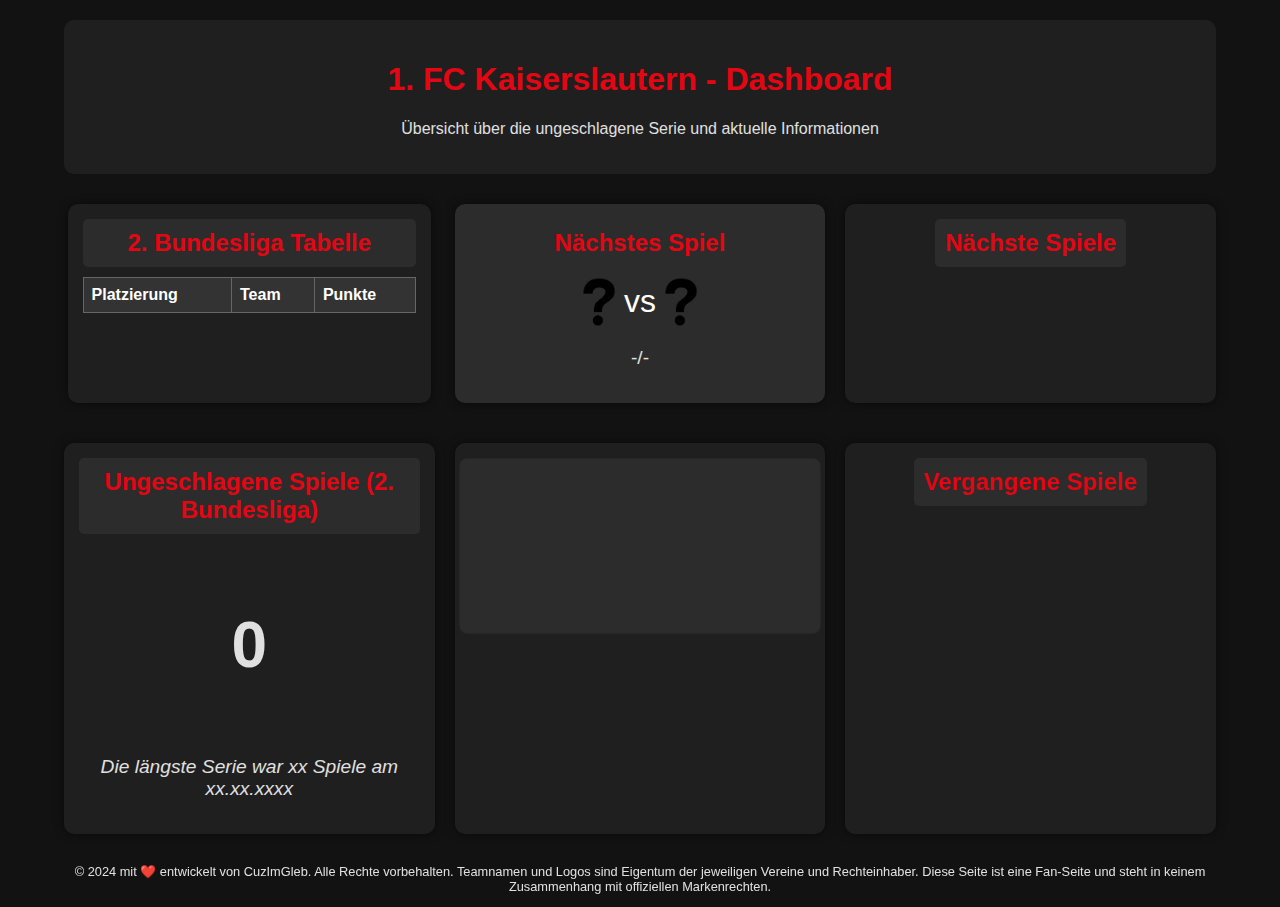
<file: fck/index.html>
<!DOCTYPE html>
<html lang="de">
<head>
    <meta charset="UTF-8">
    <meta name="viewport" content="width=device-width, initial-scale=1.0">
    <link rel="icon" href="logo.ico" type="image/svg+xml">
    <title>1. FC Kaiserslautern - Dashboard</title>
    <style>
        body {
            font-family: Arial, sans-serif;
            background-color: #121212;
            color: #e0e0e0;
            margin: 0;
            padding: 0;
            display: flex;
            flex-direction: column;
            align-items: center;
            justify-content: center;
        }
        .container {
            width: 90%;
            max-width: 1200px;
            margin-top: 20px;
        }
        .header {
            text-align: center;
            background-color: #1f1f1f;
            color: #e0e0e0;
            padding: 20px;
            border-radius: 10px;
        }

        .header h1 {
            color: #e30613;
        }

        .dashboard {
            display: grid;
            grid-template-columns: 1fr; 
            gap: 20px;
            margin-top: 20px;
            grid-auto-rows: minmax(200px, auto);
        }
        @media (min-width: 768px) {
            .dashboard {
                grid-template-columns: repeat(auto-fit, minmax(300px, 1fr)); 
            }
        }
        .box {
            background-color: #1f1f1f;
            padding: 15px;
            border-radius: 10px;
            margin: 10px 0;
            box-shadow: 0 0 10px rgba(0, 0, 0, 0.5);
            display: flex;
            flex-direction: column;
            align-items: center;
            text-align: center;
            min-height: 150px;
        }
        .box h2 {
            margin-top: 0;
            margin-bottom: 10px;
            color: #e30613;
            background-color: #2c2c2c;
            text-align: center;
            font-size: 1.5em;
            padding: 10px;
            border-radius: 5px;
        }
        #league-table-box {
            display: block;
            height: auto;
            margin-left: auto;
            margin-right: auto;
            width: 90%;
            max-width: 500px;
        }

        #league-table-box tr:nth-child(odd) {
            background-color: #444;
        }

        #league-table-list {
            width: 100%;
            border-collapse: collapse;
        }

        #league-table-list th, #league-table-list td {
            padding: 8px;
            border: 1px solid #666;
            text-align: left;
        }

        #league-table-list th {
            background-color: #333;
            color: #ffffff;
        }

        #league-table-box tr:nth-child(even) {
            background-color: #555;
        }

        #league-table-box table {
            width: 100%;
            border-spacing: 0;
        }

        #league-table-box td {
            padding: 2px;
            color: white;
            font-size: 13px;
        }

        /* Highlighting for positions 1 and 2 (Promotion - Green) */
        .promotion {
            background-color: #138f30c0 !important;
            color: #ffffff !important;
            font-weight: bold !important;
        }

        /* Highlighting for positions 3 and 16 (Relegation Play-offs - Yellow) */
        .relegation-playoff {
            background-color: #ffc107b4 !important;
            color: #000000 !important;
            font-weight: bold !important;
        }

        /* Highlighting for positions 17 and 18 (Relegation - Red) */
        .relegation {
            background-color: #dc3545 !important;
            color: #ffffff !important;
            font-weight: bold !important;
        }

        #league-table-box td img.team-logo-small {
            width: 15px;
            height: auto;
            vertical-align: middle;
        }
        
        .fck-highlight {
            background-color: #e30613 !important;
            color: #ffffff !important;
            font-weight: bold !important;
        }
        #next-match-box {
            background-color: #2c2c2c;
            color: #ffffff;
            justify-content: center;
        }
        .match-teams {
            display: flex;
            justify-content: space-between;
            align-items: center;
            font-size: 2em;
            margin-bottom: 10px;
        }
        .team-logo-large {
            width: 50px;
            height: auto;
            vertical-align: middle;
        }
        .team-logo-small {
            width: 15px;
            height: auto;
            vertical-align: middle;
        }
        .match-date {
            font-size: 1.2em;
            margin-top: 10px;
            color: #e0e0e0;
        }
        .upcoming, .matches {
            list-style: none;
            padding: 0;
            margin: 0;
            width: 100%;
        }
        .upcoming li, .matches li {
            background-color: #2c2c2c;
            margin: 10px 0;
            padding: 8px;
            border-radius: 5px;
            display: flex;
            justify-content: space-between;
            align-items: center;
            border: 1px solid #e30613;
        }
        .upcoming li span:last-child {
            margin-left: 5px;
            margin-right: 5px;
            font-size: 0.7em;
        }

        .upcoming li span {
            margin-left: 5px;
            margin-right: 5px;
            font-size: 0.8em;
        }
        .matches li span {
            flex: 1;
            text-align: center;
            margin-left: 5px;
            margin-right: 5px;
            font-size: 0.8em;
        }
        .match-result {
            color: red;
            font-weight: bold;
            font-size: 0.7em;
        }
        .stats {
            font-size: 4em;
            font-weight: bold;
        }
        .highscore {
            font-size: 1.2em;
            color: #e0e0e0;
            font-style: italic;
            margin-top: 10px;
        }
        .footer {
            margin-top: 20px;
            text-align: center;
            font-size: 0.8em;
            color: #e0e0e0;
        }
    </style>
</head>
<body>

    <div class="container">
        <div class="header">
            <h1>1. FC Kaiserslautern - Dashboard</h1>
            <p>Übersicht über die ungeschlagene Serie und aktuelle Informationen</p>
        </div>

        <div class="dashboard">
            <!-- League Table -->
            <div class="box" id="league-table-box">
                <h2>2. Bundesliga Tabelle</h2>
                <table id="league-table-list">
                    <thead>
                        <tr>
                            <th>Platzierung</th>
                            <th>Team</th>
                            <th>Punkte</th>
                        </tr>
                    </thead>
                    <tbody>
                        <!-- Tabellenzeilen werden hier durch JavaScript eingefügt -->
                    </tbody>
                </table>
            </div>

            <!-- Next Match -->
            <div class="box" id="next-match-box">
                <h2>Nächstes Spiel</h2>
                <div class="match-teams">
                    <img src="icons/default.png" alt="Team 1" class="team-logo-large">
                    <span>vs</span>
                    <img src="icons/default.png" alt="Team 2" class="team-logo-large">
                </div>
                <p class="match-date">-/-</p>
            </div>

            <!-- Upcoming Matches -->
            <div class="box" id="upcoming-box">
                <h2>Nächste Spiele</h2>
                <ul class="upcoming" id="upcoming-list">
                    <!-- Upcoming matches will be dynamically inserted here -->
                </ul>
            </div>

            <!-- Undefeated Series -->
            <div class="box" id="unstoppable-box">
                <h2>Ungeschlagene Spiele (2. Bundesliga)</h2>
                <p class="stats" id="unstoppable-stats">0</p>
                <p class="highscore" id="highscore-stats">Die längste Serie war xx Spiele am xx.xx.xxxx</p>
            </div>

            <!-- Free Space -->
            <div class="box" id="free-space-box">
                <div id="scoreaxis-widget-de2ea" style="border-width:1px;border-color:rgba(0, 0, 0, 0.15);border-style:solid;border-radius:8px;padding:10px;background:rgb(255, 255, 255);width:100%;background-color:#2c2c2c"><iframe id="Iframe" src="https://www.scoreaxis.com/widget/live-match/19156653?autoHeight=1&amp;lang=de&amp;bodyBackground=%232c2c2c&amp;textColor=%23ffffff&amp;inst=de2ea" style="width:100%;border:none;transition:all 300ms ease"></iframe><script>window.addEventListener("DOMContentLoaded",event=>{window.addEventListener("message",event=>{if(event.data.appHeight&&"de2ea"==event.data.inst){let container=document.querySelector("#scoreaxis-widget-de2ea iframe");container&&(container.style.height=parseInt(event.data.appHeight)+"px")}},!1)});</script></div><div style="font-size: 12px; font-family: Arial, sans-serif; text-align: left;"></div>
            </div>

            <!-- Last Matches -->
            <div class="box" id="last-match-box">
                <h2>Vergangene Spiele</h2>
                <ul class="matches" id="last-match-list">
                    <!-- Last matches will be dynamically inserted here -->
                </ul>
            </div>
        </div>

        <div class="footer">
            <p>&copy; 2024 mit ❤️ entwickelt von CuzImGleb. Alle Rechte vorbehalten. Teamnamen und Logos sind Eigentum der jeweiligen Vereine und Rechteinhaber. Diese Seite ist eine Fan-Seite und steht in keinem Zusammenhang mit offiziellen Markenrechten.</p>
        </div>
    </div>

    <script>
        document.addEventListener("DOMContentLoaded", function() {
            console.log("Document loaded, fetching match data...");

            // Fetch match data from the OpenLigaDB API
            fetch('https://corsproxy.io/?url=https://www.openligadb.de/api/getmatchdata/bl2/2024')
                .then(response => response.json())
                .then(data => {
                    console.log("Parsed JSON data:", data);
                    updateDashboard(data);
                })
                .catch(error => console.error('Error fetching data:', error));
        });

        function updateDashboard(bl2Data) {
            console.log("Filtering matches involving 1. FC Kaiserslautern in the 2. Bundesliga...");
            const fckBL2Matches = bl2Data.filter(match => 
                match.team1.teamName.toLowerCase() === "1. fc kaiserslautern" || 
                match.team2.teamName.toLowerCase() === "1. fc kaiserslautern"
            );

            fetch('https://corsproxy.io/?url=https://api.openligadb.de/getmatchdata/dfb/2024')
                .then(response => response.json())
                .then(dfbData => {
                    console.log("Filtering matches involving 1. FC Kaiserslautern in the DFB Pokal...");
                    const fckDFBMatches = dfbData.filter(match => 
                        match.team1.teamName.toLowerCase() === "1. fc kaiserslautern" || 
                        match.team2.teamName.toLowerCase() === "1. fc kaiserslautern"
                    );

                    // Combine Bundesliga and DFB Pokal matches
                    const fckMatches = [...fckBL2Matches, ...fckDFBMatches];
                    console.log("Combined FCK matches:", fckMatches);

                    if (fckMatches.length > 0) {
                        updateLeagueTable();
                        updateNextMatch(fckMatches);
                        updateUpcomingMatches(fckMatches);
                        updateLastMatches(fckMatches);
                        updateUndefeatedSeries(fckMatches);
                    } else {
                        console.error("No matches found for 1. FC Kaiserslautern.");
                    }
                })
                .catch(error => console.error('Error fetching DFB Pokal data:', error));
        }

        function updateLeagueTable() {
            console.log("Fetching Bundesliga table from both sources...");

            // Define both API URLs
            const api1 = 'https://corsproxy.io/?url=https://api.openligadb.de/getbltable/bl2/2024';
            const api2 = 'https://api.allorigins.win/raw?url=https://api.openligadb.de/getbltable/bl2/2024';

            // Fetch data from both APIs in parallel
            Promise.all([
                fetch(api1).then(response => response.json()).catch(error => { console.error('Error fetching from API 1:', error); return null; }),
                fetch(api2).then(response => response.json()).catch(error => { console.error('Error fetching from API 2:', error); return null; })
            ])
            .then(([data1, data2]) => {
                console.log("Data from API 1:", data1);
                console.log("Data from API 2:", data2);

                // Compare both datasets and select the one with the most up-to-date points
                let selectedData = compareTableData(data1, data2);

                // If there's no valid data, show an error
                if (!selectedData) {
                    console.error('No valid data fetched from either API.');
                    return;
                }

                // Update the table with the selected data
                const tableBody = document.querySelector("#league-table-list tbody");

                // Clear any existing table rows
                tableBody.innerHTML = '';

                // Iterate over the selectedData and create rows for each team
                selectedData.forEach((team, index) => {
                    const row = document.createElement("tr");

                    // Add highlight class based on the team's position
                    const position = index + 1;
                    if (position === 1 || position === 2) {
                        row.classList.add("promotion");
                    } else if (position === 3 || position === 16) {
                        row.classList.add("relegation-playoff");
                    } else if (position === 17 || position === 18) {
                        row.classList.add("relegation");
                    }

                    // Add highlight class if the team is FCK
                    if (team.teamName.toLowerCase() === "1. fc kaiserslautern") {
                        row.classList.add("fck-highlight");
                    }

                    row.innerHTML = `
                        <td>${position}.</td> <!-- Platzierung -->
                        <td><img class="team-logo-small" src="${team.teamIconUrl}" alt="${team.teamName}"> ${team.teamName}</td>
                        <td>${team.points} Punkte</td>
                    `;
                    tableBody.appendChild(row);
                });
            })
            .catch(error => console.error('Error fetching Bundesliga table:', error));
        }

        // Function to compare two datasets and select the one with the highest points
        function compareTableData(data1, data2) {
            // If one of the datasets is null, return the other one
            if (!data1) return data2;
            if (!data2) return data1;

            // Find the total points from each dataset (sum of points of all teams)
            const totalPoints1 = data1.reduce((sum, team) => sum + team.points, 0);
            const totalPoints2 = data2.reduce((sum, team) => sum + team.points, 0);

            // Log the total points for comparison
            console.log("Total points from API 1:", totalPoints1);
            console.log("Total points from API 2:", totalPoints2);

            // Select the dataset with the higher total points
            return totalPoints1 >= totalPoints2 ? data1 : data2;
        }

        function updateNextMatch(matches) {
            console.log("Updating next match information...");

            const nextMatch = matches
                .filter(match => !match.matchIsFinished)
                .sort((a, b) => new Date(a.matchDateTime) - new Date(b.matchDateTime))[0]; // Sortiert nach Datum und nimmt das nächste Spiel
                
            if (nextMatch) {
                const team1 = nextMatch.team1.teamName;
                const team2 = nextMatch.team2.teamName;
                const matchDate = new Date(nextMatch.matchDateTime);

                // Use the URLs provided by the API for the team logos
                document.querySelector("#next-match-box .team-logo-large").src = nextMatch.team1.teamIconUrl;
                document.querySelector("#next-match-box .match-teams img[alt='Team 2']").src = nextMatch.team2.teamIconUrl;

                // Manuelle Formatierung des Datums
                const daysOfWeek = ["Sonntag", "Montag", "Dienstag", "Mittwoch", "Donnerstag", "Freitag", "Samstag"];
                const dayName = daysOfWeek[matchDate.getDay()];
                const day = String(matchDate.getDate()).padStart(2, '0');
                const month = String(matchDate.getMonth() + 1).padStart(2, '0'); // Monate sind nullbasiert
                const year = matchDate.getFullYear();
                const hours = String(matchDate.getHours()).padStart(2, '0');
                const minutes = String(matchDate.getMinutes()).padStart(2, '0');

                // Zusammenbauen des Datumsformats
                const formattedDateTime = `${dayName} am ${day}.${month}.${year} um ${hours}:${minutes}`;

                // Set the formatted date and time
                document.querySelector("#next-match-box .match-date").textContent = formattedDateTime;
            } else {
                console.warn("No upcoming matches found.");
            }
        }

        function updateUpcomingMatches(matches) {
            console.log("Updating upcoming matches...");

            const upcomingList = document.getElementById("upcoming-list");

            // Clear any existing match items
            upcomingList.innerHTML = '';

            const upcomingMatches = matches.filter(match => !match.matchIsFinished);

            // Sort by date to show the nearest upcoming matches
            upcomingMatches.sort((a, b) => new Date(a.matchDateTime) - new Date(b.matchDateTime));

            // Limit to the next 9 matches
            upcomingMatches.slice(0, 9).forEach(match => {
                const team1 = match.team1.shortName || match.team1.teamName;
                const team2 = match.team2.shortName || match.team2.teamName;
                const matchDate = new Date(match.matchDateTime);
                
                // Format the date without the time
                const formattedDate = matchDate.toLocaleDateString('de-DE', { 
                    day: '2-digit', 
                    month: '2-digit', 
                    year: 'numeric' 
                });

                const li = document.createElement("li");

                // Überprüfen, ob das Spiel ein DFB-Pokal-Spiel ist
                if (match.leagueShortcut && match.leagueShortcut.toLowerCase() === "dfb") {
                    li.style.backgroundColor = "#138f30c0"; // Grüner Hintergrund für DFB-Pokal
                    li.style.color = "#FFFFFF"; // Weiße Schriftfarbe für bessere Lesbarkeit im Dark Mode
                }

                li.innerHTML = `
                    <img class="team-logo-small" src="${match.team1.teamIconUrl}" alt="${team1}">
                    <span>${team1} vs ${team2} </span>
                    <img class="team-logo-small" src="${match.team2.teamIconUrl}" alt="${team2}">
                    <span>${formattedDate}</span>
                `;
                upcomingList.appendChild(li);
            });
        }

        function updateLastMatches(matches) {
            console.log("Updating last matches...");

            const lastMatchList = document.getElementById("last-match-list");

            // Clear any existing match items
            lastMatchList.innerHTML = '';

            const lastMatches = matches.filter(match => match.matchIsFinished);

            // Sort by date to show the most recent matches first
            lastMatches.sort((a, b) => new Date(b.matchDateTime) - new Date(a.matchDateTime));

            // Limit to the last 9 matches
            lastMatches.slice(0, 9).forEach(match => {
                const team1 = match.team1.shortName || match.team1.teamName;
                const team2 = match.team2.shortName || match.team2.teamName;
                const team1Goals = match.matchResults[1].pointsTeam1;
                const team2Goals = match.matchResults[1].pointsTeam2;

                const li = document.createElement("li");

                // Überprüfen, ob das Spiel ein DFB-Pokal-Spiel ist
                if (match.leagueShortcut && match.leagueShortcut.toLowerCase() === "dfb") {
                    li.style.backgroundColor = "#138f30c0"; // Grüner Hintergrund für DFB-Pokal
                    li.style.color = "#FFFFFF"; // Weiße Schriftfarbe für bessere Lesbarkeit im Dark Mode
                }

                li.innerHTML = `
                    <img class="team-logo-small" src="${match.team1.teamIconUrl}" alt="${team1}">
                    <span>${team1}</span>
                    <span class="match-result">${team1Goals} - ${team2Goals}</span>
                    <span>${team2}</span>
                    <img class="team-logo-small" src="${match.team2.teamIconUrl}" alt="${team2}">
                `;
                lastMatchList.appendChild(li);
            });
        }

        function updateUndefeatedSeries(matches) {
            console.log("Calculating undefeated series...");

            // Matches nach Datum sortieren (aufsteigend)
            matches.sort((a, b) => new Date(a.matchDateTime) - new Date(b.matchDateTime));

            let currentSeries = 0;
            let longestSeries = 0;
            let isSeriesActive = true;
            let currentSeriesEndDate = null;
            let longestSeriesEndDate = null;

            // Loop durch die Liste der Spiele
            for (const match of matches) {
                // Optional: Filterung der Spiele, z. B. keine DFB-Pokal-Spiele
                if (match.leagueShortcut && match.leagueShortcut.toLowerCase() === "dfb") {
                console.log(`Skipping DFB-Pokal match with ID: ${match.matchID}`);
                continue;
            }

                if (match.matchIsFinished) {
                    console.log(match);

                    const matchDate = match.matchDateTime ? new Date(match.matchDateTime).toLocaleDateString() : "Datum unbekannt";
                    console.log(`Match Date: ${matchDate}`);

                    const team1Goals = match.matchResults[1].pointsTeam1;
                    const team2Goals = match.matchResults[1].pointsTeam2;

                    const isFCKTeam1 = match.team1.teamName.toLowerCase() === "1. fc kaiserslautern" || match.team1.shortName.toLowerCase() === "kaiserslautern";
                    const isFCKTeam2 = match.team2.teamName.toLowerCase() === "1. fc kaiserslautern" || match.team2.shortName.toLowerCase() === "kaiserslautern";

                    console.log(`Match ID: ${match.matchID}, FCK as Team1: ${isFCKTeam1}, FCK as Team2: ${isFCKTeam2}`);
                    console.log(`Team1 Goals: ${team1Goals}, Team2 Goals: ${team2Goals}`);

                    // Wenn FCK ungeschlagen ist (Gewinn oder Unentschieden)
                    if ((isFCKTeam1 && team1Goals >= team2Goals) || (isFCKTeam2 && team2Goals >= team1Goals)) {
                        if (!isSeriesActive) {
                            currentSeries = 1;
                            isSeriesActive = true;
                            currentSeriesEndDate = matchDate;
                            console.log("FCK wins or ties after a loss, restarting streak.");
                        } else {
                            currentSeries++;
                            currentSeriesEndDate = matchDate;
                            console.log("Undefeated series continues, incrementing count.");
                        }

                        if (currentSeries > longestSeries) {
                            longestSeries = currentSeries;
                            longestSeriesEndDate = currentSeriesEndDate;
                            console.log(`New longest undefeated series: ${longestSeries}, ending on: ${longestSeriesEndDate}`);
                        }
                    } else {
                        // Wenn FCK verliert, Serie pausieren
                        currentSeries = 0;
                        isSeriesActive = false;
                        console.log("FCK lost, pausing the series.");
                    }
                }
            }

            console.log(`Final longest undefeated series count: ${longestSeries}, series end date: ${longestSeriesEndDate}`);
            console.log(`Current undefeated series count: ${currentSeries}`);

            // Update der UI
            const unstoppableElement = document.getElementById("unstoppable-stats");
            if (unstoppableElement) {
                unstoppableElement.textContent = currentSeries;
                console.log("Updated unstoppable-stats element in DOM.");
            } else {
                console.log("Element with id 'unstoppable-stats' not found.");
            }

            const highscoreElement = document.getElementById("highscore-stats");
            if (highscoreElement) {
                if (longestSeriesEndDate) {
                    highscoreElement.textContent = `Die längste Serie war ${longestSeries} Spiele am ${longestSeriesEndDate}`;
                } else {
                    highscoreElement.textContent = `Keine längste Serie vorhanden.`;
                }
                console.log("Updated highscore-stats element in DOM.");
            } else {
                console.log("Element mit id 'highscore-stats' not found.");
            }

            return {
                currentSeries,
                longestSeries
            };
        }
    </script>
</body>
</html>
</file>
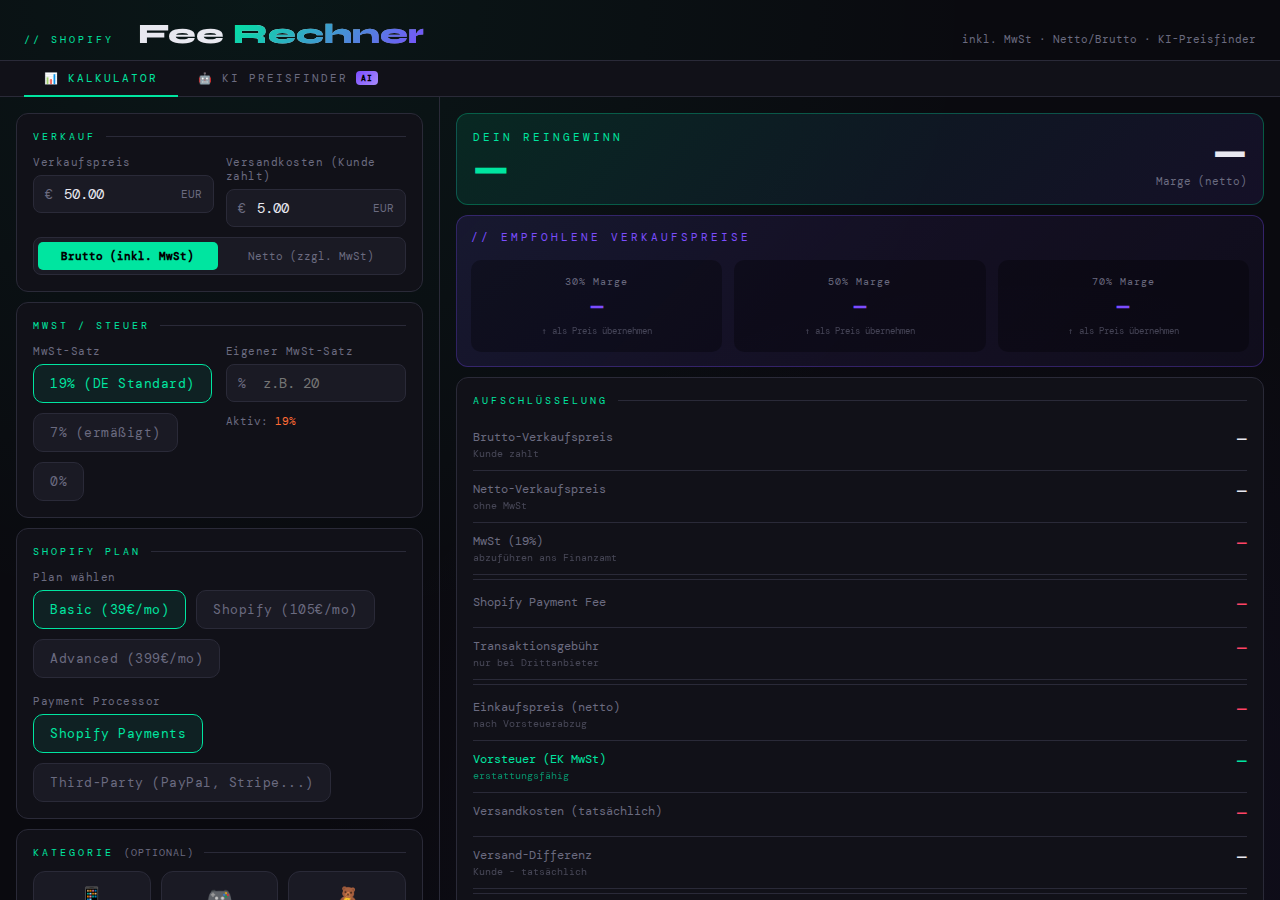
<file: shopify/Index.html>
<!DOCTYPE html>
<html lang="de">
<head>
<meta charset="UTF-8">
<meta name="viewport" content="width=device-width, initial-scale=1.0">
<title>Shopify Kalkulator</title>
<link href="https://fonts.googleapis.com/css2?family=DM+Mono:wght@400;500&family=Syne:wght@400;600;700;800&display=swap" rel="stylesheet">
<style>
  :root {
    --bg: #0a0a0f;
    --surface: #111118;
    --surface2: #1a1a24;
    --border: #2a2a38;
    --accent: #00e5a0;
    --accent2: #7c4dff;
    --warn: #ff6b35;
    --text: #e8e8f0;
    --muted: #6b6b80;
    --red: #ff4466;
    --green: #00e5a0;
    --ai: #a78bfa;
    --ai-glow: rgba(167,139,250,0.15);
  }

  * { margin: 0; padding: 0; box-sizing: border-box; }

  body {
    background: var(--bg);
    color: var(--text);
    font-family: 'Syne', sans-serif;
    height: 100vh;
    overflow: hidden;
    background-image: 
      radial-gradient(ellipse at 20% 0%, rgba(0,229,160,0.06) 0%, transparent 50%),
      radial-gradient(ellipse at 80% 100%, rgba(124,77,255,0.06) 0%, transparent 50%);
  }

  /* ── APP SHELL ── */
  .app-shell {
    display: grid;
    grid-template-rows: auto auto 1fr;
    height: 100vh;
    max-width: 1280px;
    margin: 0 auto;
    overflow: hidden;
  }

  header {
    padding: 20px 24px 12px;
    display: flex;
    align-items: baseline;
    gap: 24px;
    border-bottom: 1px solid var(--border);
  }

  .logo {
    font-size: 10px;
    font-family: 'DM Mono', monospace;
    color: var(--accent);
    letter-spacing: 3px;
    text-transform: uppercase;
    white-space: nowrap;
  }

  h1 {
    font-size: 28px;
    font-weight: 800;
    line-height: 1;
    background: linear-gradient(135deg, var(--text) 40%, var(--muted));
    -webkit-background-clip: text;
    -webkit-text-fill-color: transparent;
    white-space: nowrap;
  }

  h1 span {
    background: linear-gradient(135deg, var(--accent), var(--accent2));
    -webkit-background-clip: text;
    -webkit-text-fill-color: transparent;
  }

  .subtitle {
    color: var(--muted);
    font-size: 11px;
    font-family: 'DM Mono', monospace;
    margin-left: auto;
  }

  /* ── TOP TAB NAV ── */
  .top-tab-nav {
    display: flex;
    gap: 0;
    padding: 0 24px;
    border-bottom: 1px solid var(--border);
    background: var(--surface);
    flex-shrink: 0;
  }

  .top-tab {
    padding: 10px 20px;
    font-family: 'DM Mono', monospace;
    font-size: 11px;
    letter-spacing: 2px;
    text-transform: uppercase;
    color: var(--muted);
    cursor: pointer;
    border-bottom: 2px solid transparent;
    margin-bottom: -1px;
    transition: all 0.2s;
    user-select: none;
    display: flex;
    align-items: center;
    gap: 8px;
    white-space: nowrap;
  }

  .top-tab:hover { color: var(--text); }

  .top-tab.active {
    color: var(--accent);
    border-bottom-color: var(--accent);
  }

  .top-tab.ai-tab.active {
    color: var(--ai);
    border-bottom-color: var(--ai);
  }

  .ai-badge {
    background: linear-gradient(135deg, var(--accent2), var(--ai));
    color: #000;
    font-size: 8px;
    font-weight: 700;
    padding: 2px 5px;
    border-radius: 4px;
    letter-spacing: 1px;
  }

  /* ── CONTENT AREA ── */
  .tab-content {
    display: none;
    grid-template-columns: 440px 1fr;
    height: 100%;
    overflow: hidden;
  }

  .tab-content.active { display: grid; }

  .tab-content.single-col {
    grid-template-columns: 1fr;
  }

  /* ── COLUMNS ── */
  .inputs-col {
    overflow-y: auto;
    height: 100%;
    padding: 16px;
    border-right: 1px solid var(--border);
    display: flex;
    flex-direction: column;
    gap: 10px;
    scrollbar-width: thin;
    scrollbar-color: var(--border) transparent;
  }

  .results-col {
    overflow-y: auto;
    height: 100%;
    padding: 16px;
    display: flex;
    flex-direction: column;
    gap: 10px;
    scrollbar-width: thin;
    scrollbar-color: var(--border) transparent;
  }

  /* ── CARDS ── */
  .card {
    background: var(--surface);
    border: 1px solid var(--border);
    border-radius: 12px;
    padding: 16px;
    flex-shrink: 0;
  }

  .card-title {
    font-size: 10px;
    letter-spacing: 3px;
    text-transform: uppercase;
    color: var(--accent);
    font-family: 'DM Mono', monospace;
    margin-bottom: 12px;
    display: flex;
    align-items: center;
    gap: 10px;
  }

  .card-title::after {
    content: '';
    flex: 1;
    height: 1px;
    background: var(--border);
  }

  .grid-2 {
    display: grid;
    grid-template-columns: 1fr 1fr;
    gap: 12px;
  }

  .field {
    display: flex;
    flex-direction: column;
    gap: 6px;
  }

  label {
    font-size: 11px;
    color: var(--muted);
    font-family: 'DM Mono', monospace;
    letter-spacing: 0.5px;
  }

  .input-wrap {
    position: relative;
    display: flex;
    align-items: center;
  }

  .input-prefix {
    position: absolute;
    left: 12px;
    color: var(--muted);
    font-family: 'DM Mono', monospace;
    font-size: 13px;
  }

  .input-suffix {
    position: absolute;
    right: 12px;
    color: var(--muted);
    font-family: 'DM Mono', monospace;
    font-size: 11px;
  }

  input[type="number"], input[type="text"] {
    width: 100%;
    background: var(--surface2);
    border: 1px solid var(--border);
    color: var(--text);
    font-family: 'DM Mono', monospace;
    font-size: 14px;
    padding: 9px 44px 9px 30px;
    border-radius: 8px;
    outline: none;
    transition: border-color 0.2s, box-shadow 0.2s;
    -moz-appearance: textfield;
  }

  input[type="text"] { padding: 9px 12px 9px 12px; }

  input[type="number"]::-webkit-inner-spin-button { -webkit-appearance: none; }

  input[type="number"]:focus, input[type="text"]:focus {
    border-color: var(--accent);
    box-shadow: 0 0 0 3px rgba(0,229,160,0.1);
  }

  input[type="range"] {
    -webkit-appearance: none;
    width: 100%;
    height: 6px;
    background: var(--surface2);
    border-radius: 999px;
    outline: none;
    border: 1px solid var(--border);
    cursor: pointer;
  }

  input[type="range"]::-webkit-slider-thumb {
    -webkit-appearance: none;
    width: 18px;
    height: 18px;
    border-radius: 50%;
    background: var(--ai);
    cursor: pointer;
    box-shadow: 0 0 8px rgba(167,139,250,0.5);
    transition: box-shadow 0.2s;
  }

  input[type="range"]:hover::-webkit-slider-thumb {
    box-shadow: 0 0 16px rgba(167,139,250,0.8);
  }

  .radio-group {
    display: flex;
    gap: 10px;
    flex-wrap: wrap;
  }

  .radio-opt {
    display: flex;
    align-items: center;
    gap: 8px;
    background: var(--surface2);
    border: 1px solid var(--border);
    padding: 10px 16px;
    border-radius: 10px;
    cursor: pointer;
    transition: all 0.2s;
    font-size: 13px;
    font-family: 'DM Mono', monospace;
    white-space: nowrap;
    flex-shrink: 0;
  }

  .radio-opt:hover { border-color: var(--muted); }
  .radio-opt input[type="radio"] { display: none; }
  .radio-opt.active { border-color: var(--accent); background: rgba(0,229,160,0.08); color: var(--accent); }

  .toggle-row {
    display: flex;
    align-items: center;
    background: var(--surface2);
    border: 1px solid var(--border);
    border-radius: 8px;
    padding: 4px;
    margin-top: 10px;
    gap: 4px;
  }

  .toggle-btn {
    flex: 1;
    text-align: center;
    padding: 7px 8px;
    border-radius: 5px;
    cursor: pointer;
    font-size: 11px;
    font-family: 'DM Mono', monospace;
    color: var(--muted);
    transition: all 0.2s;
    user-select: none;
    white-space: nowrap;
    min-width: 0;
    overflow: hidden;
    text-overflow: ellipsis;
  }

  .toggle-btn.active { background: var(--accent); color: #000; font-weight: bold; }

  .calc-btn {
    width: 100%;
    padding: 12px;
    background: var(--accent);
    color: #000;
    font-family: 'Syne', sans-serif;
    font-size: 13px;
    font-weight: 700;
    letter-spacing: 2px;
    text-transform: uppercase;
    border: none;
    border-radius: 10px;
    cursor: pointer;
    transition: all 0.2s;
    flex-shrink: 0;
  }

  .calc-btn:hover {
    background: #00ffb3;
    transform: translateY(-1px);
    box-shadow: 0 8px 24px rgba(0,229,160,0.25);
  }

  /* ── AI SEARCH BTN ── */
  .ai-btn {
    width: 100%;
    padding: 14px;
    background: linear-gradient(135deg, #7c4dff, var(--ai));
    color: #fff;
    font-family: 'Syne', sans-serif;
    font-size: 13px;
    font-weight: 700;
    letter-spacing: 2px;
    text-transform: uppercase;
    border: none;
    border-radius: 10px;
    cursor: pointer;
    transition: all 0.2s;
    flex-shrink: 0;
    display: flex;
    align-items: center;
    justify-content: center;
    gap: 10px;
    position: relative;
    overflow: hidden;
  }

  .ai-btn::before {
    content: '';
    position: absolute;
    inset: 0;
    background: linear-gradient(135deg, transparent 0%, rgba(255,255,255,0.1) 50%, transparent 100%);
    transform: translateX(-100%);
    transition: transform 0.5s;
  }

  .ai-btn:hover::before { transform: translateX(100%); }

  .ai-btn:hover {
    transform: translateY(-1px);
    box-shadow: 0 8px 28px rgba(124,77,255,0.4);
  }

  .ai-btn:disabled {
    opacity: 0.6;
    cursor: not-allowed;
    transform: none;
  }

  .ai-spinner {
    width: 16px;
    height: 16px;
    border: 2px solid rgba(255,255,255,0.3);
    border-top-color: #fff;
    border-radius: 50%;
    animation: spin 0.8s linear infinite;
    display: none;
  }

  @keyframes spin { to { transform: rotate(360deg); } }

  /* ── RESULTS ── */
  @keyframes fadeIn {
    from { opacity: 0; transform: translateY(10px); }
    to { opacity: 1; transform: translateY(0); }
  }

  .result-row {
    display: flex;
    justify-content: space-between;
    align-items: flex-start;
    padding: 10px 0;
    border-bottom: 1px solid var(--border);
    gap: 8px;
    min-width: 0;
  }

  .result-row:last-child { border-bottom: none; }

  .result-label {
    font-size: 12px;
    color: var(--muted);
    font-family: 'DM Mono', monospace;
    flex: 1;
    min-width: 0;
  }

  .result-label small {
    display: block;
    font-size: 10px;
    margin-top: 2px;
    opacity: 0.6;
  }

  .result-value {
    font-family: 'DM Mono', monospace;
    font-size: 16px;
    font-weight: 500;
    text-align: right;
    flex-shrink: 0;
    min-width: 80px;
    max-width: 50%;
  }

  .result-value.neg { color: var(--red); }
  .result-value.pos { color: var(--green); }
  .result-value.warn { color: var(--warn); }
  .result-value.accent2 { color: var(--accent2); }

  .profit-hero {
    background: linear-gradient(135deg, rgba(0,229,160,0.1), rgba(124,77,255,0.1));
    border: 1px solid rgba(0,229,160,0.3);
    border-radius: 12px;
    padding: 16px;
    display: flex;
    justify-content: space-between;
    align-items: center;
  }

  .profit-hero-label {
    font-size: 11px;
    letter-spacing: 3px;
    text-transform: uppercase;
    color: var(--accent);
    font-family: 'DM Mono', monospace;
    margin-bottom: 6px;
  }

  .profit-hero-value {
    font-size: 38px;
    font-weight: 800;
    color: var(--accent);
    line-height: 1;
  }

  .profit-hero-margin { text-align: right; }
  .profit-hero-margin .big { font-size: 36px; font-weight: 800; color: var(--text); }
  .profit-hero-margin small { display: block; color: var(--muted); font-size: 11px; font-family: 'DM Mono', monospace; }

  .recommend-card {
    background: linear-gradient(135deg, rgba(124,77,255,0.12), rgba(124,77,255,0.05));
    border: 1px solid rgba(124,77,255,0.3);
    border-radius: 12px;
    padding: 14px;
    flex-shrink: 0;
  }

  .recommend-title {
    font-size: 11px;
    letter-spacing: 3px;
    text-transform: uppercase;
    color: var(--accent2);
    font-family: 'DM Mono', monospace;
    margin-bottom: 16px;
  }

  .recommend-grid {
    display: grid;
    grid-template-columns: repeat(3, 1fr);
    gap: 12px;
  }

  .recommend-item {
    background: rgba(0,0,0,0.3);
    border-radius: 10px;
    padding: 14px;
    text-align: center;
    cursor: pointer;
    border: 1px solid transparent;
    transition: all 0.2s;
    user-select: none;
  }

  .recommend-item:hover {
    border-color: rgba(124,77,255,0.4);
    background: rgba(124,77,255,0.08);
    transform: translateY(-2px);
  }

  .recommend-item .r-label { font-size: 10px; color: var(--muted); font-family: 'DM Mono', monospace; margin-bottom: 6px; letter-spacing: 1px; }
  .recommend-item .r-val { font-size: 20px; font-weight: 700; color: var(--accent2); font-family: 'DM Mono', monospace; }
  .recommend-item .r-margin { font-size: 10px; color: var(--muted); font-family: 'DM Mono', monospace; margin-top: 4px; }
  .recommend-item .r-click-hint { font-size: 9px; font-family: 'DM Mono', monospace; color: var(--muted); margin-top: 5px; opacity: 0.6; }

  .divider { height: 1px; background: var(--border); margin: 4px 0; }

  .cost-type-toggle {
    display: flex;
    background: var(--surface2);
    border: 1px solid var(--border);
    border-radius: 8px;
    padding: 4px;
    gap: 4px;
  }

  .cost-type-btn {
    flex: 1;
    text-align: center;
    padding: 6px 8px;
    border-radius: 5px;
    cursor: pointer;
    font-size: 11px;
    font-family: 'DM Mono', monospace;
    color: var(--muted);
    transition: all 0.2s;
    user-select: none;
  }

  .cost-type-btn.active { background: rgba(124,77,255,0.3); color: var(--accent2); font-weight: bold; }

  .ek-vat-row {
    display: flex;
    align-items: center;
    gap: 10px;
    margin-top: 10px;
    flex-wrap: wrap;
  }

  .ek-vat-field {
    display: flex;
    align-items: center;
    gap: 6px;
    background: var(--surface2);
    border: 1px solid var(--border);
    border-radius: 8px;
    padding: 6px 10px;
    font-size: 12px;
    font-family: 'DM Mono', monospace;
    color: var(--muted);
  }

  .ek-vat-field input {
    width: 48px;
    background: transparent;
    border: none;
    color: var(--text);
    font-family: 'DM Mono', monospace;
    font-size: 13px;
    outline: none;
    text-align: center;
    -moz-appearance: textfield;
    padding: 0;
  }

  .ek-vat-field input::-webkit-inner-spin-button { -webkit-appearance: none; }

  .ek-vat-toggle {
    display: flex;
    background: var(--surface2);
    border: 1px solid var(--border);
    border-radius: 8px;
    padding: 4px;
    gap: 3px;
  }

  .ek-vat-btn {
    padding: 5px 10px;
    border-radius: 5px;
    cursor: pointer;
    font-size: 10px;
    font-family: 'DM Mono', monospace;
    color: var(--muted);
    transition: all 0.2s;
    user-select: none;
  }

  .ek-vat-btn.active { background: rgba(0,229,160,0.2); color: var(--green); }
  .ek-vat-btn.active-off { background: rgba(255,68,102,0.15); color: var(--red); }

  /* ── CATEGORY ── */
  .cat-card {
    background: var(--surface);
    border: 1px solid var(--border);
    border-radius: 12px;
    padding: 16px;
    flex-shrink: 0;
  }

  .cat-grid {
    display: grid;
    grid-template-columns: repeat(3, 1fr);
    gap: 10px;
  }

  .cat-btn {
    background: var(--surface2);
    border: 1px solid var(--border);
    border-radius: 12px;
    padding: 14px 10px;
    cursor: pointer;
    text-align: center;
    transition: all 0.2s;
    user-select: none;
  }

  .cat-btn:hover { border-color: rgba(124,77,255,0.4); transform: translateY(-1px); }
  .cat-btn.active { border-color: var(--accent2); background: rgba(124,77,255,0.1); }
  .cat-btn .c-emoji { font-size: 22px; display: block; margin-bottom: 6px; }
  .cat-btn .c-name  { font-size: 12px; font-weight: 700; color: var(--text); display: block; }
  .cat-btn .c-range { font-size: 10px; font-family: 'DM Mono', monospace; color: var(--muted); display: block; margin-top: 3px; }
  .cat-btn.active .c-range { color: var(--accent2); }

  .cat-info-box {
    display: none;
    margin-top: 16px;
    background: rgba(124,77,255,0.07);
    border: 1px solid rgba(124,77,255,0.2);
    border-radius: 10px;
    padding: 14px 16px;
    font-size: 12px;
    font-family: 'DM Mono', monospace;
    color: var(--muted);
    line-height: 1.6;
    animation: fadeIn 0.3s ease;
  }

  .cat-info-box strong { color: var(--accent2); }

  /* ── COMPETITOR SECTION (calc tab) ── */
  .comp-input-card {
    background: linear-gradient(135deg, rgba(124,77,255,0.08), rgba(124,77,255,0.03));
    border: 1px solid rgba(124,77,255,0.25);
    border-radius: 12px;
    padding: 16px;
    flex-shrink: 0;
  }

  .comp-hint {
    font-size: 11px;
    font-family: 'DM Mono', monospace;
    color: var(--muted);
    margin-top: 8px;
    display: flex;
    align-items: center;
    gap: 6px;
  }

  .comp-analysis { display: none; animation: fadeIn 0.4s ease; }

  .comp-analysis-card {
    background: var(--surface);
    border: 1px solid rgba(124,77,255,0.25);
    border-radius: 12px;
    padding: 16px;
  }

  .comp-analysis-title {
    font-size: 11px;
    letter-spacing: 3px;
    text-transform: uppercase;
    color: var(--accent2);
    font-family: 'DM Mono', monospace;
    margin-bottom: 20px;
    display: flex;
    align-items: center;
    gap: 10px;
  }

  .comp-analysis-title::after { content: ''; flex: 1; height: 1px; background: rgba(124,77,255,0.2); }

  .comp-strategies {
    display: grid;
    grid-template-columns: repeat(3, 1fr);
    gap: 10px;
    margin-bottom: 18px;
  }

  .comp-strat {
    background: var(--surface2);
    border: 1px solid var(--border);
    border-radius: 12px;
    padding: 14px 12px;
    text-align: center;
    transition: border-color 0.2s, transform 0.15s;
    cursor: pointer;
    user-select: none;
  }

  .comp-strat:hover { border-color: rgba(124,77,255,0.5); transform: translateY(-2px); }
  .comp-strat.winner { border-color: var(--accent2); background: rgba(124,77,255,0.1); }
  .comp-strat .s-label { font-size: 10px; font-family: 'DM Mono', monospace; color: var(--muted); letter-spacing: 1px; margin-bottom: 8px; }
  .comp-strat.winner .s-label { color: var(--accent2); }
  .comp-strat .s-price { font-size: 20px; font-weight: 700; font-family: 'DM Mono', monospace; color: var(--text); margin-bottom: 4px; }
  .comp-strat.winner .s-price { color: var(--accent2); }
  .comp-strat .s-diff { font-size: 11px; font-family: 'DM Mono', monospace; color: var(--muted); }
  .comp-strat .s-margin { font-size: 10px; font-family: 'DM Mono', monospace; margin-top: 4px; padding: 2px 6px; border-radius: 4px; display: inline-block; }
  .comp-strat.winner .s-margin { background: rgba(124,77,255,0.2); color: var(--accent2); }
  .comp-strat .s-click-hint { font-size: 9px; font-family: 'DM Mono', monospace; color: var(--muted); margin-top: 6px; opacity: 0.6; }
  .comp-strat.winner .s-click-hint { color: var(--accent2); opacity: 0.8; }

  .comp-verdict {
    background: rgba(124,77,255,0.08);
    border: 1px solid rgba(124,77,255,0.2);
    border-radius: 10px;
    padding: 14px 16px;
    font-size: 13px;
    font-family: 'DM Mono', monospace;
    color: var(--text);
    line-height: 1.6;
  }

  .comp-verdict strong { color: var(--accent2); }

  .comp-vs-bar {
    display: flex;
    align-items: center;
    gap: 8px;
    margin-bottom: 18px;
    background: var(--surface2);
    border-radius: 12px;
    padding: 12px;
    flex-wrap: wrap;
  }

  .comp-vs-item { flex: 1; text-align: center; min-width: 0; }
  .comp-vs-item .cv-label { font-size: 10px; font-family: 'DM Mono', monospace; color: var(--muted); margin-bottom: 4px; letter-spacing: 1px; }
  .comp-vs-item .cv-val { font-size: 18px; font-weight: 700; font-family: 'DM Mono', monospace; }
  .comp-vs-sep { font-size: 16px; color: var(--muted); font-weight: 300; flex-shrink: 0; }
  .comp-vs-diff-badge { font-size: 10px; font-family: 'DM Mono', monospace; padding: 4px 8px; border-radius: 6px; white-space: nowrap; flex-shrink: 0; }
  .badge-red { background: rgba(255,68,102,0.15); color: #ff4466; }
  .badge-green { background: rgba(0,229,160,0.15); color: var(--green); }
  .badge-yellow { background: rgba(255,193,7,0.15); color: #ffc107; }

  /* ── BANNERS ── */
  .sim-banner {
    display: none;
    align-items: center;
    justify-content: space-between;
    gap: 8px;
    background: rgba(124,77,255,0.12);
    border: 1px solid rgba(124,77,255,0.35);
    border-radius: 12px;
    padding: 16px 14px;
    margin-bottom: 0;
    animation: fadeIn 0.3s ease;
    flex-wrap: wrap;
  }

  .sim-banner-label {
    font-size: 11px;
    font-family: 'DM Mono', monospace;
    color: var(--accent2);
    display: flex;
    align-items: center;
    gap: 4px;
    flex: 1;
  }

  .sim-banner-label strong { font-size: 13px; color: var(--text); }

  .sim-reset-btn {
    background: transparent;
    border: 1px solid rgba(124,77,255,0.4);
    color: var(--accent2);
    font-family: 'DM Mono', monospace;
    font-size: 11px;
    padding: 5px 10px;
    border-radius: 8px;
    cursor: pointer;
    transition: all 0.2s;
    white-space: nowrap;
    flex-shrink: 0;
  }

  .sim-reset-btn:hover { background: rgba(124,77,255,0.15); border-color: var(--accent2); }

  /* ── AMPEL ── */
  .ampel-wrap { display: none; animation: fadeIn 0.4s ease; }

  .ampel-card {
    background: var(--surface);
    border: 1px solid var(--border);
    border-radius: 12px;
    padding: 16px;
    display: flex;
    align-items: center;
    gap: 16px;
  }

  .ampel-housing {
    background: #0d0d14;
    border: 2px solid #2a2a38;
    border-radius: 14px;
    padding: 10px 8px;
    display: flex;
    flex-direction: column;
    gap: 8px;
    box-shadow: inset 0 2px 8px rgba(0,0,0,0.5);
  }

  .ampel-light {
    width: 26px; height: 26px;
    border-radius: 50%;
    background: #1a1a24;
    border: 2px solid #2a2a38;
    transition: all 0.4s;
  }

  .ampel-light.on-red { background: #ff4466; border-color: #ff4466; box-shadow: 0 0 16px rgba(255,68,102,0.7), 0 0 32px rgba(255,68,102,0.3); }
  .ampel-light.on-yellow { background: #ffc107; border-color: #ffc107; box-shadow: 0 0 16px rgba(255,193,7,0.7), 0 0 32px rgba(255,193,7,0.3); }
  .ampel-light.on-green { background: #00e5a0; border-color: #00e5a0; box-shadow: 0 0 16px rgba(0,229,160,0.7), 0 0 32px rgba(0,229,160,0.3); }

  .ampel-info { flex: 1; }
  .ampel-status { font-size: 22px; font-weight: 800; margin-bottom: 4px; }
  .ampel-status.red { color: #ff4466; }
  .ampel-status.yellow { color: #ffc107; }
  .ampel-status.green { color: #00e5a0; }
  .ampel-desc { font-size: 13px; color: var(--muted); font-family: 'DM Mono', monospace; line-height: 1.5; }

  .ampel-bar-wrap { margin-top: 14px; }
  .ampel-bar-track { height: 8px; border-radius: 999px; background: var(--surface2); overflow: hidden; }
  .ampel-bar-fill { height: 100%; border-radius: 999px; transition: width 0.6s cubic-bezier(0.34,1.56,0.64,1), background 0.4s; }
  .ampel-bar-labels { display: flex; justify-content: space-between; margin-top: 6px; font-size: 10px; font-family: 'DM Mono', monospace; color: var(--muted); }
  .ampel-bar-labels span { display: flex; align-items: center; gap: 4px; }
  .ampel-bar-labels span::before { content: ''; width: 6px; height: 6px; border-radius: 50%; }
  .ampel-bar-labels .l-red::before { background: #ff4466; }
  .ampel-bar-labels .l-yellow::before { background: #ffc107; }
  .ampel-bar-labels .l-green::before { background: #00e5a0; }

  .calc-trace {
    display: block;
    font-size: 9px;
    font-family: 'DM Mono', monospace;
    color: var(--muted);
    opacity: 0.55;
    margin-top: 2px;
    letter-spacing: 0.2px;
    overflow-wrap: break-word;
    word-break: break-word;
    white-space: normal;
  }

  /* ── AI TAB SPECIFIC ── */
  .ai-card {
    background: var(--surface);
    border: 1px solid rgba(167,139,250,0.2);
    border-radius: 12px;
    padding: 16px;
    flex-shrink: 0;
    position: relative;
  }

  .ai-card::before {
    content: '';
    position: absolute;
    inset: -1px;
    border-radius: 13px;
    background: linear-gradient(135deg, rgba(167,139,250,0.15), transparent 50%, rgba(0,229,160,0.08));
    z-index: -1;
    pointer-events: none;
  }

  .ai-card-title {
    font-size: 10px;
    letter-spacing: 3px;
    text-transform: uppercase;
    color: var(--ai);
    font-family: 'DM Mono', monospace;
    margin-bottom: 12px;
    display: flex;
    align-items: center;
    gap: 10px;
  }

  .ai-card-title::after { content: ''; flex: 1; height: 1px; background: rgba(167,139,250,0.2); }

  /* Product search input */
  .search-input-wrap {
    position: relative;
    display: flex;
    align-items: center;
    gap: 0;
  }

  .search-input {
    flex: 1;
    background: var(--surface2);
    border: 1px solid rgba(167,139,250,0.3);
    border-right: none;
    color: var(--text);
    font-family: 'DM Mono', monospace;
    font-size: 14px;
    padding: 10px 14px;
    border-radius: 8px 0 0 8px;
    outline: none;
    transition: border-color 0.2s, box-shadow 0.2s;
    width: 100%;
  }

  .search-input:focus {
    border-color: var(--ai);
    box-shadow: 0 0 0 3px rgba(167,139,250,0.15);
  }

  /* Margin slider */
  .margin-display {
    display: flex;
    align-items: center;
    justify-content: space-between;
    margin-bottom: 8px;
  }

  .margin-display .m-label { font-size: 11px; color: var(--muted); font-family: 'DM Mono', monospace; }
  .margin-display .m-val { font-size: 22px; font-weight: 700; font-family: 'DM Mono', monospace; color: var(--ai); }

  /* AI Results */
  .ai-results-empty {
    display: flex;
    flex-direction: column;
    align-items: center;
    justify-content: center;
    gap: 16px;
    padding: 60px 24px;
    text-align: center;
    color: var(--muted);
    font-family: 'DM Mono', monospace;
    font-size: 12px;
  }

  .ai-results-empty .empty-icon {
    font-size: 48px;
    opacity: 0.4;
    filter: grayscale(0.5);
  }

  .ai-results-empty p { line-height: 1.7; max-width: 280px; }

  /* AI Loading */
  /* ── LOADING PROGRESS ── */
  .ai-loading {
    display: none;
    flex-direction: column;
    gap: 0;
    padding: 32px 24px;
    animation: fadeIn 0.3s ease;
  }

  .ai-loading-header {
    display: flex;
    align-items: center;
    gap: 14px;
    margin-bottom: 28px;
  }

  .ai-loading-orb {
    width: 44px;
    height: 44px;
    border-radius: 50%;
    background: radial-gradient(circle at 40% 40%, var(--ai), var(--accent2));
    animation: pulse 1.5s ease-in-out infinite;
    box-shadow: 0 0 30px rgba(167,139,250,0.5);
    flex-shrink: 0;
  }

  @keyframes pulse {
    0%, 100% { transform: scale(1); box-shadow: 0 0 30px rgba(167,139,250,0.4); }
    50% { transform: scale(1.08); box-shadow: 0 0 50px rgba(167,139,250,0.7); }
  }

  .ai-loading-title {
    font-family: 'Syne', sans-serif;
    font-size: 18px;
    font-weight: 700;
    color: var(--text);
  }

  .ai-loading-title small {
    display: block;
    font-family: 'DM Mono', monospace;
    font-size: 11px;
    font-weight: 400;
    color: var(--muted);
    margin-top: 2px;
  }

  /* Progress bar */
  .ai-progress-track {
    height: 4px;
    background: var(--surface2);
    border-radius: 999px;
    overflow: hidden;
    margin-bottom: 28px;
    border: 1px solid var(--border);
  }

  .ai-progress-fill {
    height: 100%;
    border-radius: 999px;
    background: linear-gradient(90deg, var(--accent2), var(--ai));
    transition: width 0.8s cubic-bezier(0.4, 0, 0.2, 1);
    box-shadow: 0 0 12px rgba(167,139,250,0.6);
    width: 0%;
  }

  /* Step list */
  .ai-steps {
    display: flex;
    flex-direction: column;
    gap: 0;
  }

  .ai-step {
    display: flex;
    align-items: flex-start;
    gap: 14px;
    padding: 12px 14px;
    border-radius: 10px;
    transition: background 0.3s;
    position: relative;
  }

  .ai-step:not(:last-child)::after {
    content: '';
    position: absolute;
    left: 27px;
    top: 42px;
    width: 2px;
    height: calc(100% - 18px);
    background: var(--border);
  }

  .ai-step.done::after { background: rgba(167,139,250,0.3); }
  .ai-step.active { background: rgba(167,139,250,0.07); }

  .ai-step-icon {
    width: 28px;
    height: 28px;
    border-radius: 50%;
    border: 2px solid var(--border);
    display: flex;
    align-items: center;
    justify-content: center;
    font-size: 12px;
    flex-shrink: 0;
    background: var(--surface2);
    transition: all 0.4s;
    position: relative;
    z-index: 1;
    font-family: 'DM Mono', monospace;
    color: var(--muted);
  }

  .ai-step.done .ai-step-icon {
    background: rgba(167,139,250,0.15);
    border-color: var(--ai);
    color: var(--ai);
  }

  .ai-step.active .ai-step-icon {
    background: var(--ai);
    border-color: var(--ai);
    color: #000;
    box-shadow: 0 0 12px rgba(167,139,250,0.5);
    animation: stepPulse 1s ease-in-out infinite;
  }

  @keyframes stepPulse {
    0%, 100% { box-shadow: 0 0 8px rgba(167,139,250,0.5); }
    50% { box-shadow: 0 0 20px rgba(167,139,250,0.9); }
  }

  .ai-step-body { flex: 1; padding-top: 3px; }

  .ai-step-label {
    font-family: 'DM Mono', monospace;
    font-size: 12px;
    font-weight: 500;
    color: var(--muted);
    transition: color 0.3s;
  }

  .ai-step.done .ai-step-label { color: var(--ai); }
  .ai-step.active .ai-step-label { color: var(--text); }

  .ai-step-desc {
    font-family: 'DM Mono', monospace;
    font-size: 10px;
    color: var(--muted);
    margin-top: 2px;
    opacity: 0;
    transition: opacity 0.3s;
  }

  .ai-step.active .ai-step-desc { opacity: 1; }
  .ai-step.done .ai-step-desc { opacity: 0.5; }

  .ai-step-time {
    font-family: 'DM Mono', monospace;
    font-size: 10px;
    color: var(--muted);
    opacity: 0;
    transition: opacity 0.3s;
    flex-shrink: 0;
    padding-top: 5px;
  }

  .ai-step.done .ai-step-time { opacity: 0.5; }

  .ai-thinking-dots::after {
    content: '';
    animation: dots 1.2s steps(4, end) infinite;
  }

  @keyframes dots {
    0%   { content: ''; }
    25%  { content: '.'; }
    50%  { content: '..'; }
    75%  { content: '...'; }
  }

  /* AI Result cards */
  .ai-results-area {
    display: none;
    flex-direction: column;
    gap: 10px;
    animation: fadeIn 0.4s ease;
  }

  /* Competitor price grid */
  .comp-price-grid {
    display: grid;
    grid-template-columns: repeat(auto-fill, minmax(140px, 1fr));
    gap: 10px;
    margin-bottom: 4px;
  }

  .comp-price-item {
    background: var(--surface2);
    border: 1px solid var(--border);
    border-radius: 10px;
    padding: 12px;
    text-align: center;
    transition: border-color 0.2s;
  }

  .comp-price-item:hover { border-color: rgba(167,139,250,0.4); }
  .comp-price-item .cpi-source { font-size: 10px; font-family: 'DM Mono', monospace; color: var(--muted); margin-bottom: 6px; letter-spacing: 1px; }
  .comp-price-item .cpi-price { font-size: 18px; font-weight: 700; font-family: 'DM Mono', monospace; color: var(--text); }
  .comp-price-item .cpi-note { font-size: 10px; font-family: 'DM Mono', monospace; color: var(--muted); margin-top: 4px; }
  .comp-price-item.lowest { border-color: var(--green); background: rgba(0,229,160,0.06); }
  .comp-price-item.lowest .cpi-price { color: var(--green); }
  .comp-price-item.highest { border-color: rgba(255,68,102,0.4); }
  .comp-price-item.highest .cpi-price { color: var(--red); }

  /* EVP Hero */
  .evp-hero {
    background: linear-gradient(135deg, rgba(167,139,250,0.12), rgba(0,229,160,0.08));
    border: 1px solid rgba(167,139,250,0.35);
    border-radius: 16px;
    padding: 20px;
    position: relative;
    overflow: hidden;
  }

  .evp-hero::before {
    content: '✦';
    position: absolute;
    right: 20px;
    top: 50%;
    transform: translateY(-50%);
    font-size: 80px;
    opacity: 0.05;
    color: var(--ai);
  }

  .evp-hero-top {
    display: flex;
    justify-content: space-between;
    align-items: flex-start;
    margin-bottom: 16px;
  }

  .evp-label {
    font-size: 10px;
    letter-spacing: 3px;
    text-transform: uppercase;
    color: var(--ai);
    font-family: 'DM Mono', monospace;
    margin-bottom: 6px;
  }

  .evp-price {
    font-size: 48px;
    font-weight: 800;
    color: var(--text);
    line-height: 1;
    font-family: 'DM Mono', monospace;
  }

  .evp-price span { color: var(--ai); }

  .evp-stats {
    display: grid;
    grid-template-columns: repeat(3, 1fr);
    gap: 8px;
  }

  .evp-stat {
    background: rgba(0,0,0,0.25);
    border-radius: 8px;
    padding: 10px;
    text-align: center;
  }

  .evp-stat .es-label { font-size: 9px; font-family: 'DM Mono', monospace; color: var(--muted); letter-spacing: 1px; margin-bottom: 4px; }
  .evp-stat .es-val { font-size: 16px; font-weight: 700; font-family: 'DM Mono', monospace; }

  .evp-actions {
    display: flex;
    gap: 10px;
    margin-top: 14px;
  }

  .evp-apply-btn {
    flex: 1;
    padding: 10px 16px;
    background: var(--ai);
    color: #000;
    font-family: 'Syne', sans-serif;
    font-size: 12px;
    font-weight: 700;
    letter-spacing: 1px;
    text-transform: uppercase;
    border: none;
    border-radius: 8px;
    cursor: pointer;
    transition: all 0.2s;
  }

  .evp-apply-btn:hover { background: #c4b5fd; transform: translateY(-1px); }

  .evp-secondary-btn {
    padding: 10px 16px;
    background: transparent;
    color: var(--ai);
    font-family: 'DM Mono', monospace;
    font-size: 11px;
    border: 1px solid rgba(167,139,250,0.4);
    border-radius: 8px;
    cursor: pointer;
    transition: all 0.2s;
    white-space: nowrap;
  }

  .evp-secondary-btn:hover { background: rgba(167,139,250,0.1); border-color: var(--ai); }

  /* AI breakdown */
  .ai-breakdown {
    background: var(--surface);
    border: 1px solid rgba(167,139,250,0.2);
    border-radius: 12px;
    padding: 16px;
  }

  .ai-breakdown-title {
    font-size: 10px;
    letter-spacing: 3px;
    text-transform: uppercase;
    color: var(--ai);
    font-family: 'DM Mono', monospace;
    margin-bottom: 12px;
    display: flex;
    align-items: center;
    gap: 10px;
  }

  .ai-breakdown-title::after { content: ''; flex: 1; height: 1px; background: rgba(167,139,250,0.2); }

  /* AI strategy cards */
  .ai-strat-grid {
    display: grid;
    grid-template-columns: repeat(3, 1fr);
    gap: 10px;
    margin-top: 12px;
  }

  .ai-strat-card {
    background: var(--surface2);
    border: 1px solid var(--border);
    border-radius: 10px;
    padding: 14px;
    text-align: center;
    cursor: pointer;
    transition: all 0.2s;
    user-select: none;
  }

  .ai-strat-card:hover { border-color: rgba(167,139,250,0.5); transform: translateY(-2px); }
  .ai-strat-card.recommended { border-color: var(--ai); background: rgba(167,139,250,0.1); }
  .ai-strat-card .asc-name { font-size: 10px; font-family: 'DM Mono', monospace; color: var(--muted); margin-bottom: 8px; letter-spacing: 1px; }
  .ai-strat-card.recommended .asc-name { color: var(--ai); }
  .ai-strat-card .asc-price { font-size: 20px; font-weight: 700; font-family: 'DM Mono', monospace; margin-bottom: 4px; }
  .ai-strat-card.recommended .asc-price { color: var(--ai); }
  .ai-strat-card .asc-margin { font-size: 11px; font-family: 'DM Mono', monospace; color: var(--muted); }
  .ai-strat-card .asc-tag { font-size: 9px; font-family: 'DM Mono', monospace; margin-top: 6px; padding: 2px 6px; border-radius: 4px; display: inline-block; }
  .ai-strat-card.recommended .asc-tag { background: rgba(167,139,250,0.2); color: var(--ai); }

  /* AI analysis text */
  .ai-analysis-box {
    background: var(--surface2);
    border: 1px solid rgba(167,139,250,0.15);
    border-radius: 10px;
    padding: 16px;
    font-size: 13px;
    font-family: 'DM Mono', monospace;
    color: var(--text);
    line-height: 1.8;
  }

  .ai-analysis-box strong { color: var(--ai); }
  .ai-analysis-box .verdict-line { margin-bottom: 8px; }

  /* Success applied banner */
  .applied-banner {
    display: none;
    align-items: center;
    gap: 10px;
    background: rgba(0,229,160,0.1);
    border: 1px solid rgba(0,229,160,0.35);
    border-radius: 10px;
    padding: 12px 16px;
    font-size: 12px;
    font-family: 'DM Mono', monospace;
    color: var(--accent);
    animation: fadeIn 0.3s ease;
  }

  /* Error box */
  .ai-error-box {
    display: none;
    background: rgba(255,68,102,0.08);
    border: 1px solid rgba(255,68,102,0.3);
    border-radius: 10px;
    padding: 16px;
    font-size: 12px;
    font-family: 'DM Mono', monospace;
    color: var(--red);
    line-height: 1.6;
    animation: fadeIn 0.3s ease;
  }

  /* Plan sync note */
  .sync-note {
    display: flex;
    align-items: center;
    gap: 8px;
    font-size: 11px;
    font-family: 'DM Mono', monospace;
    color: var(--muted);
    background: var(--surface2);
    border: 1px solid var(--border);
    border-radius: 8px;
    padding: 8px 12px;
    margin-top: 4px;
  }

  .sync-dot {
    width: 6px; height: 6px;
    border-radius: 50%;
    background: var(--accent);
    box-shadow: 0 0 6px rgba(0,229,160,0.6);
    flex-shrink: 0;
  }

  /* ── MOBILE ── */
  .mob-tabs {
    display: none;
    position: fixed;
    bottom: 0; left: 0; right: 0;
    height: 56px;
    background: var(--surface);
    border-top: 1px solid var(--border);
    z-index: 100;
    grid-template-columns: 1fr 1fr;
  }

  .mob-tab {
    display: flex;
    flex-direction: column;
    align-items: center;
    justify-content: center;
    gap: 3px;
    font-family: 'DM Mono', monospace;
    font-size: 10px;
    color: var(--muted);
    cursor: pointer;
    transition: color 0.2s;
    letter-spacing: 1px;
    text-transform: uppercase;
    user-select: none;
  }

  .mob-tab.active { color: var(--accent); }
  .mob-tab svg { width: 18px; height: 18px; stroke-width: 2; fill: none; stroke: currentColor; }

  .mob-profit-bar {
    display: none;
    align-items: center;
    justify-content: space-between;
    background: var(--surface);
    border: 1px solid var(--border);
    border-radius: 10px;
    padding: 10px 14px;
    margin-bottom: 4px;
    flex-shrink: 0;
  }

  .mob-profit-bar .mpb-label { font-size: 10px; font-family: 'DM Mono', monospace; color: var(--muted); }
  .mob-profit-bar .mpb-val { font-size: 20px; font-weight: 800; color: var(--accent); font-family: 'DM Mono', monospace; }
  .mob-profit-bar .mpb-margin { font-size: 13px; font-weight: 700; font-family: 'DM Mono', monospace; }

  @media (max-width: 860px) {
    html, body { height: 100%; overflow: hidden; }
    .app-shell { grid-template-rows: auto auto 1fr; max-width: 100%; }
    header { padding: 12px 14px; gap: 8px; }
    h1 { font-size: 20px; }
    .subtitle { display: none; }
    .top-tab-nav { padding: 0 10px; }
    .top-tab { padding: 8px 12px; font-size: 10px; }
    .tab-content { grid-template-columns: 1fr; }
    .inputs-col { border-right: none; height: 100%; padding: 10px 12px 70px; }
    .results-col { grid-column: 1; height: 100%; padding: 10px 12px 70px; display: none; }
    .results-col.mob-active { display: flex; }
    .inputs-col.mob-hidden { display: none; }
    .mob-tabs { display: grid; }
    .mob-profit-bar { display: flex; }
    .grid-2 { grid-template-columns: 1fr; }
    .recommend-grid { grid-template-columns: 1fr 1fr; }
    .cat-grid { grid-template-columns: repeat(3, 1fr); }
    .comp-strategies { grid-template-columns: 1fr; gap: 6px; }
    .profit-hero { flex-direction: row; }
    .profit-hero-value { font-size: 28px; }
    .profit-hero-margin .big { font-size: 22px; }
    .evp-price { font-size: 36px; }
    .ai-strat-grid { grid-template-columns: 1fr; }
    .evp-stats { grid-template-columns: 1fr 1fr 1fr; }
    .comp-price-grid { grid-template-columns: 1fr 1fr; }
  }

  @media (max-width: 480px) {
    .recommend-grid { grid-template-columns: 1fr; }
    .cat-grid { grid-template-columns: repeat(2, 1fr); }
    .evp-stats { grid-template-columns: 1fr 1fr; }
  }
</style>
</head>
<body>
<div class="app-shell">
  <!-- HEADER -->
  <header>
    <div class="logo">// Shopify</div>
    <h1>Fee <span>Rechner</span></h1>
    <div class="subtitle">inkl. MwSt · Netto/Brutto · KI-Preisfinder</div>
  </header>

  <!-- TOP TAB NAV -->
  <nav class="top-tab-nav">
    <div class="top-tab active" onclick="switchMainTab('calc')">
      <span>📊</span> Kalkulator
    </div>
    <div class="top-tab ai-tab" onclick="switchMainTab('ai')">
      <span>🤖</span> KI Preisfinder <span class="ai-badge">AI</span>
    </div>
  </nav>

  <!-- ══════════════════════════════════════════
       TAB 1: KALKULATOR
  ══════════════════════════════════════════ -->
  <div class="tab-content active" id="tabCalc">
    <!-- LEFT: INPUTS -->
    <div class="inputs-col" id="inputsCol">
      <div class="mob-profit-bar" id="mobProfitBarTop">
        <div><div class="mpb-label">Reingewinn</div><div class="mpb-val" id="mobProfit2">—</div></div>
        <div class="mpb-margin" id="mobMargin2" style="color:var(--accent)">—</div>
      </div>

      <!-- VERKAUFSPREIS -->
      <div class="card">
        <div class="card-title">Verkauf</div>
        <div class="grid-2">
          <div class="field">
            <label>Verkaufspreis</label>
            <div class="input-wrap">
              <span class="input-prefix">€</span>
              <input type="number" id="salePrice" value="50.00" step="0.01" min="0">
              <span class="input-suffix">EUR</span>
            </div>
          </div>
          <div class="field">
            <label>Versandkosten (Kunde zahlt)</label>
            <div class="input-wrap">
              <span class="input-prefix">€</span>
              <input type="number" id="shippingCharged" value="5.00" step="0.01" min="0">
              <span class="input-suffix">EUR</span>
            </div>
          </div>
        </div>
        <div style="margin-top:10px;">
          <div class="toggle-row">
            <div class="toggle-btn active" id="btnBrutto" onclick="setPriceType('brutto')">Brutto (inkl. MwSt)</div>
            <div class="toggle-btn" id="btnNetto" onclick="setPriceType('netto')">Netto (zzgl. MwSt)</div>
          </div>
        </div>
      </div>

      <!-- MWST -->
      <div class="card">
        <div class="card-title">MwSt / Steuer</div>
        <div class="grid-2">
          <div class="field">
            <label>MwSt-Satz</label>
            <div class="radio-group" id="vatGroup">
              <label class="radio-opt active" onclick="setVat(19, this)"><input type="radio" name="vat" value="19" checked> 19% (DE Standard)</label>
              <label class="radio-opt" onclick="setVat(7, this)"><input type="radio" name="vat" value="7"> 7% (ermäßigt)</label>
              <label class="radio-opt" onclick="setVat(0, this)"><input type="radio" name="vat" value="0"> 0%</label>
            </div>
          </div>
          <div class="field">
            <label>Eigener MwSt-Satz</label>
            <div class="input-wrap">
              <span class="input-prefix">%</span>
              <input type="number" id="customVat" placeholder="z.B. 20" step="0.1" min="0" max="100" style="padding-left:36px;" oninput="setVatCustom(this.value)">
            </div>
            <div id="vatInfo" style="font-size:11px;color:var(--muted);font-family:'DM Mono',monospace;margin-top:6px;">
              Aktiv: <span id="vatDisplay" style="color:var(--warn);">19%</span>
            </div>
          </div>
        </div>
      </div>

      <!-- SHOPIFY PLAN -->
      <div class="card">
        <div class="card-title">Shopify Plan</div>
        <div class="field">
          <label>Plan wählen</label>
          <div class="radio-group" id="planGroup">
            <label class="radio-opt active" onclick="setPlan(39, 2.9, 0.30, 0, this)"><input type="radio" name="plan" checked> Basic (39€/mo)</label>
            <label class="radio-opt" onclick="setPlan(105, 2.6, 0.30, 0, this)"><input type="radio" name="plan"> Shopify (105€/mo)</label>
            <label class="radio-opt" onclick="setPlan(399, 2.4, 0.30, 0, this)"><input type="radio" name="plan"> Advanced (399€/mo)</label>
          </div>
        </div>
        <div class="field" style="margin-top:16px;">
          <label>Payment Processor</label>
          <div class="radio-group" id="processorGroup">
            <label class="radio-opt active" onclick="setProcessor('shopify', this)"><input type="radio" name="processor" checked> Shopify Payments</label>
            <label class="radio-opt" onclick="setProcessor('third', this)"><input type="radio" name="processor"> Third-Party (PayPal, Stripe...)</label>
          </div>
        </div>
      </div>

      <!-- KATEGORIE -->
      <div class="cat-card">
        <div class="card-title">Kategorie <span style="font-size:10px;color:var(--muted);font-weight:400;letter-spacing:1px;">(optional)</span></div>
        <div class="cat-grid">
          <div class="cat-btn" onclick="setCategory('elektronik', this)"><span class="c-emoji">📱</span><span class="c-name">Elektronik</span><span class="c-range">5–15%</span></div>
          <div class="cat-btn" onclick="setCategory('gaming', this)"><span class="c-emoji">🎮</span><span class="c-name">Gaming</span><span class="c-range">8–60%</span></div>
          <div class="cat-btn" onclick="setCategory('collectibles', this)"><span class="c-emoji">🧸</span><span class="c-name">Collectibles</span><span class="c-range">40–80%</span></div>
          <div class="cat-btn" onclick="setCategory('haushalt', this)"><span class="c-emoji">🏠</span><span class="c-name">Haushalt</span><span class="c-range">20–45%</span></div>
          <div class="cat-btn" onclick="setCategory('spielzeug', this)"><span class="c-emoji">👶</span><span class="c-name">Spielzeug</span><span class="c-range">20–60%</span></div>
          <div class="cat-btn" onclick="setCategory('mode', this)"><span class="c-emoji">👟</span><span class="c-name">Mode</span><span class="c-range">50–80%</span></div>
        </div>
        <div class="cat-info-box" id="catInfoBox"></div>
      </div>

      <!-- KOSTEN -->
      <div class="card">
        <div class="card-title">Kosten</div>
        <div class="grid-2">
          <div class="field">
            <label>Einkaufspreis (Produktkosten)</label>
            <div class="input-wrap">
              <span class="input-prefix">€</span>
              <input type="number" id="productCost" value="15.00" step="0.01" min="0">
              <span class="input-suffix">EUR</span>
            </div>
          </div>
          <div class="field">
            <label>Tatsächliche Versandkosten</label>
            <div class="input-wrap">
              <span class="input-prefix">€</span>
              <input type="number" id="actualShipping" value="4.00" step="0.01" min="0">
              <span class="input-suffix">EUR</span>
            </div>
          </div>
        </div>
        <div class="cost-type-toggle" style="margin-top:10px;">
          <div class="cost-type-btn active" id="btnCostNetto" onclick="setCostType('netto')">Netto EK</div>
          <div class="cost-type-btn" id="btnCostBrutto" onclick="setCostType('brutto')">Brutto EK (inkl. MwSt)</div>
        </div>
        <div class="ek-vat-row">
          <div class="ek-vat-field">
            <span>EK MwSt</span>
            <input type="number" id="ekVatRate" value="19" min="0" max="100" step="0.1">
            <span>%</span>
          </div>
          <div class="ek-vat-toggle">
            <div class="ek-vat-btn active" id="btnEkVatOn" onclick="setEkVat(true)">Vorsteuer ✓</div>
            <div class="ek-vat-btn" id="btnEkVatOff" onclick="setEkVat(false)">ohne</div>
          </div>
        </div>
        <div class="grid-2" style="margin-top:16px;">
          <div class="field">
            <label>Werbekosten pro Bestellung (optional)</label>
            <div class="input-wrap">
              <span class="input-prefix">€</span>
              <input type="number" id="adCost" value="0.00" step="0.01" min="0">
              <span class="input-suffix">EUR</span>
            </div>
          </div>
          <div class="field">
            <label>Sonstige Kosten (optional)</label>
            <div class="input-wrap">
              <span class="input-prefix">€</span>
              <input type="number" id="otherCost" value="0.00" step="0.01" min="0">
              <span class="input-suffix">EUR</span>
            </div>
          </div>
        </div>
      </div>

      <!-- KONKURRENZ (Manual) -->
      <div class="comp-input-card">
        <div class="card-title" style="color:var(--accent2);">Konkurrenz (optional)</div>
        <div class="grid-2">
          <div class="field">
            <label>Niedrigster Konkurrenzpreis</label>
            <div class="input-wrap">
              <span class="input-prefix">€</span>
              <input type="number" id="compPrice" placeholder="z.B. 45.00" step="0.01" min="0">
              <span class="input-suffix">EUR</span>
            </div>
            <div class="comp-hint">💡 Brutto-Preis des günstigsten Mitbewerbers</div>
          </div>
          <div class="field">
            <label>Strategie</label>
            <div class="radio-group" id="compStratGroup">
              <label class="radio-opt active" onclick="setCompStrat('under', this)" style="border-color:rgba(124,77,255,0.3);"><input type="radio" name="compstrat" checked> Unterbieten</label>
              <label class="radio-opt" onclick="setCompStrat('match', this)"><input type="radio" name="compstrat"> Angleichen</label>
              <label class="radio-opt" onclick="setCompStrat('premium', this)"><input type="radio" name="compstrat"> Premium</label>
            </div>
            <div class="comp-hint" id="compStratHint">5% unter Konkurrenz → günstigster Anbieter</div>
          </div>
        </div>
      </div>

      <button class="calc-btn" onclick="calculate(); if(window.innerWidth<=860) switchMobTab('results')">Berechnen →</button>
    </div><!-- /inputs-col -->

    <!-- RIGHT: RESULTS -->
    <div class="results-col" id="resultsCol">
      <!-- Sim Banner -->
      <div class="sim-banner" id="simBanner">
        <div class="sim-banner-label">📊 Simulation: <strong id="simStratLabel">—</strong>&nbsp;→&nbsp;<span id="simPriceLabel" style="color:var(--accent2)">—</span></div>
        <button class="sim-reset-btn" onclick="resetToOriginal()">✕ Original zurück</button>
      </div>
      <div class="sim-banner" id="recResetBanner" style="background:rgba(0,229,160,0.09);border-color:rgba(0,229,160,0.35);">
        <div class="sim-banner-label">📌 Empfehlungspreis: <strong id="recOrigLabel" style="color:var(--muted)">—</strong>&nbsp;→&nbsp;<span id="recAppliedLabel" style="color:var(--accent)">—</span></div>
        <button class="sim-reset-btn" onclick="resetRecPrice()" style="border-color:rgba(0,229,160,0.4);color:var(--accent);">✕ Originalpreis zurück</button>
      </div>

      <!-- KONKURRENZ ANALYSE -->
      <div class="comp-analysis" id="compAnalysis">
        <div class="comp-analysis-card">
          <div class="comp-analysis-title">// Konkurrenz-Analyse</div>
          <div class="comp-vs-bar" id="compVsBar">
            <div class="comp-vs-item"><div class="cv-label">DEIN PREIS</div><div class="cv-val" id="cvYours" style="color:var(--accent)">—</div></div>
            <div class="comp-vs-sep">vs</div>
            <div class="comp-vs-item"><div class="cv-label">KONKURRENZ</div><div class="cv-val" id="cvComp" style="color:var(--accent2)">—</div></div>
            <div class="comp-vs-diff-badge" id="cvDiffBadge">—</div>
          </div>
          <div class="comp-strategies" id="compStrategies">
            <div class="comp-strat" id="cStrat1" onclick="applyStrategy('under')"><div class="s-label">UNTERBIETEN −5%</div><div class="s-price" id="cs1Price">—</div><div class="s-diff" id="cs1Diff">—</div><div class="s-margin" id="cs1Margin">—</div><div class="s-click-hint">↑ klicken zum Simulieren</div></div>
            <div class="comp-strat" id="cStrat2" onclick="applyStrategy('match')"><div class="s-label">ANGLEICHEN</div><div class="s-price" id="cs2Price">—</div><div class="s-diff" id="cs2Diff">—</div><div class="s-margin" id="cs2Margin">—</div><div class="s-click-hint">↑ klicken zum Simulieren</div></div>
            <div class="comp-strat" id="cStrat3" onclick="applyStrategy('premium')"><div class="s-label">PREMIUM +10%</div><div class="s-price" id="cs3Price">—</div><div class="s-diff" id="cs3Diff">—</div><div class="s-margin" id="cs3Margin">—</div><div class="s-click-hint">↑ klicken zum Simulieren</div></div>
          </div>
          <div class="comp-verdict" id="compVerdict">—</div>
        </div>
      </div>

      <!-- AMPEL -->
      <div class="ampel-wrap" id="ampelWrap">
        <div class="ampel-card" id="ampelCard">
          <div class="ampel-housing">
            <div class="ampel-light" id="aRed"></div>
            <div class="ampel-light" id="aYellow"></div>
            <div class="ampel-light" id="aGreen"></div>
          </div>
          <div class="ampel-info">
            <div class="ampel-status" id="ampelStatus">—</div>
            <div class="ampel-desc" id="ampelDesc">—</div>
            <div class="ampel-bar-wrap">
              <div class="ampel-bar-track"><div class="ampel-bar-fill" id="ampelBar" style="width:0%"></div></div>
              <div class="ampel-bar-labels">
                <span class="l-red">&lt; 20% kritisch</span>
                <span class="l-yellow">20–40% okay</span>
                <span class="l-green">&gt; 40% stark</span>
              </div>
            </div>
          </div>
        </div>
      </div>

      <!-- Profit Hero -->
      <div class="profit-hero" id="profitHero">
        <div><div class="profit-hero-label">Dein Reingewinn</div><div class="profit-hero-value" id="rProfit">—</div></div>
        <div class="profit-hero-margin"><div class="big" id="rMargin">—</div><small>Marge (netto)</small></div>
      </div>

      <!-- Empfehlungspreise -->
      <div class="recommend-card">
        <div class="recommend-title" id="recTitle">// Empfohlene Verkaufspreise</div>
        <div class="recommend-grid">
          <div class="recommend-item" onclick="applyRecPrice('rec30')"><div class="r-label" id="recLabel1">30% Marge</div><div class="r-val" id="rec30">—</div><div class="r-margin" id="rec30m"></div><div class="r-click-hint">↑ als Preis übernehmen</div></div>
          <div class="recommend-item" onclick="applyRecPrice('rec50')"><div class="r-label" id="recLabel2">50% Marge</div><div class="r-val" id="rec50">—</div><div class="r-margin" id="rec50m"></div><div class="r-click-hint">↑ als Preis übernehmen</div></div>
          <div class="recommend-item" onclick="applyRecPrice('rec70')"><div class="r-label" id="recLabel3">70% Marge</div><div class="r-val" id="rec70">—</div><div class="r-margin" id="rec70m"></div><div class="r-click-hint">↑ als Preis übernehmen</div></div>
        </div>
      </div>

      <!-- Detail Breakdown -->
      <div class="card">
        <div class="card-title">Aufschlüsselung</div>
        <div class="result-row"><div class="result-label">Brutto-Verkaufspreis<small>Kunde zahlt</small></div><div class="result-value" id="rBrutto">—<span class="calc-trace" id="trBrutto"></span></div></div>
        <div class="result-row"><div class="result-label">Netto-Verkaufspreis<small>ohne MwSt</small></div><div class="result-value" id="rNetto">—<span class="calc-trace" id="trNetto"></span></div></div>
        <div class="result-row"><div class="result-label" id="rVatLabel">MwSt (19%)<small>abzuführen ans Finanzamt</small></div><div class="result-value neg" id="rVat">—<span class="calc-trace" id="trVat"></span></div></div>
        <div class="divider"></div>
        <div class="result-row"><div class="result-label">Shopify Payment Fee<small id="rFeeFormula"></small></div><div class="result-value neg" id="rFee">—<span class="calc-trace" id="trFee"></span></div></div>
        <div class="result-row"><div class="result-label">Transaktionsgebühr<small id="rTxInfo">nur bei Drittanbieter</small></div><div class="result-value neg" id="rTx">—<span class="calc-trace" id="trTx"></span></div></div>
        <div class="divider"></div>
        <div class="result-row"><div class="result-label">Einkaufspreis (netto)<small id="rProductLabel">nach Vorsteuerabzug</small></div><div class="result-value neg" id="rProduct">—<span class="calc-trace" id="trProduct"></span></div></div>
        <div class="result-row" id="rowEkVat"><div class="result-label" style="color:var(--green)">Vorsteuer (EK MwSt)<small id="rEkVatLabel">erstattungsfähig</small></div><div class="result-value pos" id="rEkVat" style="color:var(--green)">—<span class="calc-trace" id="trEkVat"></span></div></div>
        <div class="result-row"><div class="result-label">Versandkosten (tatsächlich)</div><div class="result-value neg" id="rShip">—<span class="calc-trace" id="trShip"></span></div></div>
        <div class="result-row"><div class="result-label">Versand-Differenz<small>Kunde - tatsächlich</small></div><div class="result-value" id="rShipDiff">—<span class="calc-trace" id="trShipDiff"></span></div></div>
        <div class="result-row" id="rowAd" style="display:none;"><div class="result-label">Werbekosten</div><div class="result-value neg" id="rAd">—<span class="calc-trace" id="trAd"></span></div></div>
        <div class="result-row" id="rowOther" style="display:none;"><div class="result-label">Sonstiges</div><div class="result-value neg" id="rOther">—<span class="calc-trace" id="trOther"></span></div></div>
        <div class="divider"></div>
        <div class="result-row"><div class="result-label" style="color:var(--text);font-size:14px;">Gesamtgebühren (Shopify)</div><div class="result-value warn" id="rTotalFees">—<span class="calc-trace" id="trTotalFees"></span></div></div>
        <div class="result-row"><div class="result-label" style="color:var(--text);font-size:14px;">Gesamtkosten<small>alle Abzüge summiert</small></div><div class="result-value neg" id="rTotalCosts" style="font-size:18px;">—<span class="calc-trace" id="trTotalCosts"></span></div></div>
        <div class="result-row"><div class="result-label" style="color:var(--text);font-size:14px;">Gewinn (netto, nach Steuern)</div><div class="result-value" id="rProfitFinal" style="font-size:22px;font-weight:700;">—<span class="calc-trace" id="trProfit"></span></div></div>
      </div>
    </div><!-- /results-col -->
  </div><!-- /tabCalc -->


  <!-- ══════════════════════════════════════════
       TAB 2: KI PREISFINDER
  ══════════════════════════════════════════ -->
  <div class="tab-content" id="tabAI">
    <!-- LEFT: AI INPUTS -->
    <div class="inputs-col" id="aiInputsCol">

      <!-- PRODUKTSUCHE -->
      <div class="ai-card">
        <div class="ai-card-title">Produkt suchen</div>
        <div class="field" style="margin-bottom:12px;">
          <label>Produktname, EAN oder ASIN</label>
          <input type="text" id="aiProductName" placeholder="z.B. Sony WH-1000XM5 oder EAN 4548736132399" style="padding:10px 14px;">
        </div>
        <div class="field">
          <label>Marktplatz-Fokus</label>
          <div class="radio-group" id="marketGroup">
            <label class="radio-opt active" onclick="setMarket('de', this)"><input type="radio" name="market" checked> 🇩🇪 Deutschland</label>
            <label class="radio-opt" onclick="setMarket('at', this)"><input type="radio" name="market"> 🇦🇹 Österreich</label>
            <label class="radio-opt" onclick="setMarket('eu', this)"><input type="radio" name="market"> 🇪🇺 EU weit</label>
          </div>
        </div>
      </div>

      <!-- EINKAUFSKOSTEN -->
      <div class="ai-card">
        <div class="ai-card-title">Deine Kosten</div>
        <div class="grid-2">
          <div class="field">
            <label>EK Großhändler (netto)</label>
            <div class="input-wrap">
              <span class="input-prefix">€</span>
              <input type="number" id="aiEkPrice" value="20.00" step="0.01" min="0">
              <span class="input-suffix">EUR</span>
            </div>
          </div>
          <div class="field">
            <label>EK MwSt-Satz</label>
            <div class="input-wrap">
              <span class="input-prefix">%</span>
              <input type="number" id="aiEkVat" value="19" step="0.1" min="0" max="100" style="padding-left:36px;">
            </div>
          </div>
          <div class="field">
            <label>Eigene Versandkosten</label>
            <div class="input-wrap">
              <span class="input-prefix">€</span>
              <input type="number" id="aiShipCost" value="4.50" step="0.01" min="0">
              <span class="input-suffix">EUR</span>
            </div>
          </div>
          <div class="field">
            <label>Versand an Kunden (Listing)</label>
            <div class="input-wrap">
              <span class="input-prefix">€</span>
              <input type="number" id="aiShipCharged" value="0.00" step="0.01" min="0">
              <span class="input-suffix">EUR</span>
            </div>
          </div>
          <div class="field">
            <label>Werbekosten/Bestellung</label>
            <div class="input-wrap">
              <span class="input-prefix">€</span>
              <input type="number" id="aiAdCost" value="0.00" step="0.01" min="0">
              <span class="input-suffix">EUR</span>
            </div>
          </div>
          <div class="field">
            <label>Sonstige Kosten</label>
            <div class="input-wrap">
              <span class="input-prefix">€</span>
              <input type="number" id="aiOtherCost" value="0.00" step="0.01" min="0">
              <span class="input-suffix">EUR</span>
            </div>
          </div>
        </div>
      </div>

      <!-- SHOPIFY PLAN (SYNCED) -->
      <div class="ai-card">
        <div class="ai-card-title">Shopify Plan</div>
        <div class="field">
          <div class="radio-group" id="aiPlanGroup">
            <label class="radio-opt active" onclick="setAiPlan(2.9, 0.30, 'shopify', this)"><input type="radio" name="aiplan" checked> Basic (2.9%)</label>
            <label class="radio-opt" onclick="setAiPlan(2.6, 0.30, 'shopify', this)"><input type="radio" name="aiplan"> Shopify (2.6%)</label>
            <label class="radio-opt" onclick="setAiPlan(2.4, 0.30, 'shopify', this)"><input type="radio" name="aiplan"> Advanced (2.4%)</label>
          </div>
        </div>
        <div class="sync-note">
          <div class="sync-dot"></div>
          Plan-Einstellungen werden mit dem Kalkulator synchronisiert
        </div>
      </div>

      <!-- ZIELMARGE -->
      <div class="ai-card">
        <div class="ai-card-title">Zielmarge</div>
        <div class="margin-display">
          <div>
            <div class="m-label">Gewünschte Netto-Marge</div>
            <div style="font-size:11px;color:var(--muted);font-family:'DM Mono',monospace;margin-top:2px;">Basis für EVP-Berechnung</div>
          </div>
          <div class="m-val" id="aiMarginDisplay">35%</div>
        </div>
        <input type="range" id="aiMarginSlider" min="5" max="80" value="35" step="1" oninput="updateMarginDisplay()">
        <div style="display:flex;justify-content:space-between;margin-top:6px;font-size:10px;font-family:'DM Mono',monospace;color:var(--muted);">
          <span>5% (Volumen)</span>
          <span>40% (Ziel)</span>
          <span>80% (Premium)</span>
        </div>
        <div style="margin-top:12px;">
          <label style="margin-bottom:6px;display:block;">Oder manuell eingeben</label>
          <div class="input-wrap">
            <span class="input-prefix">%</span>
            <input type="number" id="aiMarginManual" value="35" min="1" max="95" step="0.5" style="padding-left:36px;" oninput="syncMarginManual()">
          </div>
        </div>
      </div>

      <!-- MwSt VK -->
      <div class="ai-card">
        <div class="ai-card-title">MwSt Verkauf</div>
        <div class="radio-group">
          <label class="radio-opt active" onclick="setAiVat(19, this)"><input type="radio" name="aivat" checked> 19%</label>
          <label class="radio-opt" onclick="setAiVat(7, this)"><input type="radio" name="aivat"> 7%</label>
          <label class="radio-opt" onclick="setAiVat(0, this)"><input type="radio" name="aivat"> 0%</label>
        </div>
      </div>

      <!-- START BUTTON -->
      <button class="ai-btn" id="aiSearchBtn" onclick="startAiSearch()">
        <div class="ai-spinner" id="aiSpinner"></div>
        <span id="aiBtnText">🔍 KI Marktanalyse starten</span>
      </button>

      <div style="font-size:10px;font-family:'DM Mono',monospace;color:var(--muted);text-align:center;padding:4px;">
        KI sucht Preise auf idealo.de · amazon.de · geizhals.de · preisvergleich.de
      </div>
    </div><!-- /aiInputsCol -->

    <!-- RIGHT: AI RESULTS -->
    <div class="results-col" id="aiResultsCol">
      <!-- Empty state -->
      <div class="ai-results-empty" id="aiEmpty">
        <div class="empty-icon">🤖</div>
        <p>Gib ein Produkt ein und starte die KI-Analyse.<br><br>Die KI sucht aktuelle Marktpreise auf Idealo, Amazon und Co. und berechnet deinen optimalen Verkaufspreis.</p>
        <div style="font-size:10px;color:rgba(107,107,128,0.5);font-family:'DM Mono',monospace;border:1px solid var(--border);border-radius:8px;padding:10px 16px;line-height:1.8;">
          💡 Tipp: Je genauer der Produktname oder EAN,<br>desto präziser die Preisanalyse
        </div>
      </div>

      <!-- Loading state -->
      <div class="ai-loading" id="aiLoading">
        <div class="ai-loading-header">
          <div class="ai-loading-orb"></div>
          <div class="ai-loading-title">
            KI analysiert Markt<span class="ai-thinking-dots"></span>
            <small id="aiLoadingStatus">Initialisiere...</small>
          </div>
        </div>
        <div class="ai-progress-track">
          <div class="ai-progress-fill" id="aiProgressFill"></div>
        </div>
        <div class="ai-steps">
          <div class="ai-step" id="aistep0">
            <div class="ai-step-icon">1</div>
            <div class="ai-step-body">
              <div class="ai-step-label">Produktdaten laden</div>
              <div class="ai-step-desc">Kosten, Marge & Shopify-Plan übernehmen<span class="ai-thinking-dots"></span></div>
            </div>
            <div class="ai-step-time" id="aisteptime0"></div>
          </div>
          <div class="ai-step" id="aistep1">
            <div class="ai-step-icon">2</div>
            <div class="ai-step-body">
              <div class="ai-step-label">Marktpreise suchen</div>
              <div class="ai-step-desc">Idealo, Amazon, Geizhals, Preisvergleich.de<span class="ai-thinking-dots"></span></div>
            </div>
            <div class="ai-step-time" id="aisteptime1"></div>
          </div>
          <div class="ai-step" id="aistep2">
            <div class="ai-step-icon">3</div>
            <div class="ai-step-body">
              <div class="ai-step-label">Wettbewerb analysieren</div>
              <div class="ai-step-desc">Preisrange & Marktlage bewerten<span class="ai-thinking-dots"></span></div>
            </div>
            <div class="ai-step-time" id="aisteptime2"></div>
          </div>
          <div class="ai-step" id="aistep3">
            <div class="ai-step-icon">4</div>
            <div class="ai-step-body">
              <div class="ai-step-label">EVP berechnen</div>
              <div class="ai-step-desc">Optimaler Verkaufspreis mit deiner Zielmarge<span class="ai-thinking-dots"></span></div>
            </div>
            <div class="ai-step-time" id="aisteptime3"></div>
          </div>
          <div class="ai-step" id="aistep4">
            <div class="ai-step-icon">5</div>
            <div class="ai-step-body">
              <div class="ai-step-label">Strategien aufbereiten</div>
              <div class="ai-step-desc">Budget · Optimal · Premium Preise<span class="ai-thinking-dots"></span></div>
            </div>
            <div class="ai-step-time" id="aisteptime4"></div>
          </div>
        </div>
      </div>

      <!-- Error state -->
      <div class="ai-error-box" id="aiError"></div>

      <!-- Results area -->
      <div class="ai-results-area" id="aiResults">

        <!-- Applied banner -->
        <div class="applied-banner" id="aiAppliedBanner">
          ✅ <span id="aiAppliedText">EVP in Kalkulator übernommen</span>
        </div>

        <!-- Competitor prices found -->
        <div class="ai-card" id="aiCompCard">
          <div class="ai-card-title">Marktpreise gefunden</div>
          <div class="comp-price-grid" id="aiCompPriceGrid"></div>
          <div style="margin-top:10px;padding:10px 12px;background:var(--surface2);border-radius:8px;display:flex;justify-content:space-between;align-items:center;">
            <div style="font-size:11px;font-family:'DM Mono',monospace;color:var(--muted);">Günstigster Preis</div>
            <div style="font-size:16px;font-weight:700;font-family:'DM Mono',monospace;color:var(--green);" id="aiLowestPrice">—</div>
          </div>
        </div>

        <!-- EVP Hero -->
        <div class="evp-hero" id="aiEvpHero">
          <div class="evp-hero-top">
            <div>
              <div class="evp-label">Empfohlener Verkaufspreis (EVP)</div>
              <div class="evp-price" id="aiEvpPrice"><span>€</span>—</div>
            </div>
          </div>
          <div class="evp-stats">
            <div class="evp-stat"><div class="es-label">NETTO MARGE</div><div class="es-val" id="aiEvpMargin" style="color:var(--ai);">—</div></div>
            <div class="evp-stat"><div class="es-label">REINGEWINN</div><div class="es-val" id="aiEvpProfit" style="color:var(--green);">—</div></div>
            <div class="evp-stat"><div class="es-label">VS KONKURRENZ</div><div class="es-val" id="aiEvpVsComp" style="color:var(--warn);">—</div></div>
          </div>
          <div class="evp-actions">
            <button class="evp-apply-btn" onclick="applyEvpToCalc()">In Kalkulator übernehmen →</button>
            <button class="evp-secondary-btn" onclick="exportAiResult()">📋 Kopieren</button>
          </div>
        </div>

        <!-- Strategy options -->
        <div class="ai-breakdown">
          <div class="ai-breakdown-title">Preis-Strategien</div>
          <div class="ai-strat-grid" id="aiStratGrid"></div>
        </div>

        <!-- AI Analysis text -->
        <div class="ai-card">
          <div class="ai-card-title">KI Marktanalyse</div>
          <div class="ai-analysis-box" id="aiAnalysisText">—</div>
        </div>

        <!-- Full breakdown -->
        <div class="ai-breakdown" id="aiBreakdownCard">
          <div class="ai-breakdown-title">Kostenaufschlüsselung (EVP)</div>
          <div id="aiBreakdownRows"></div>
        </div>

      </div><!-- /aiResults -->
    </div><!-- /aiResultsCol -->
  </div><!-- /tabAI -->

  <!-- MOBILE TAB BAR -->
  <nav class="mob-tabs" id="mobTabs">
    <div class="mob-tab active" id="mobTabInputs" onclick="switchMobTab('inputs')">
      <svg viewBox="0 0 24 24"><path d="M12 20h9M16.5 3.5a2.121 2.121 0 013 3L7 19l-4 1 1-4L16.5 3.5z"/></svg>
      Eingabe
    </div>
    <div class="mob-tab" id="mobTabResults" onclick="switchMobTab('results')">
      <svg viewBox="0 0 24 24"><polyline points="22 12 18 12 15 21 9 3 6 12 2 12"/></svg>
      Ergebnis
    </div>
  </nav>
</div><!-- /app-shell -->

<script>
  // ═══════════════════════════════════════════
  // GLOBAL STATE
  // ═══════════════════════════════════════════
  let compStrat = 'under';
  let productCostType = 'netto';
  let ekVatInclude = true;
  let activeCategory = null;
  let catTargets = [0.30, 0.50, 0.70];
  let lastCompPrice = 0;
  let lastBaseCosts = 0;
  let lastState = null;
  let activeMainTab = 'calc';
  let aiMarket = 'de';
  let aiVatRate = 19;
  let aiFeePercent = 2.9;
  let aiFeeFixed = 0.30;
  let lastAiResult = null;

  const CATEGORIES = {
    elektronik:   { emoji:'📱', name:'Elektronik',      targets:[0.10,0.20,0.35], min:5,  max:40,  info:'Margen brutal niedrig (5–15%). Preissensible Kunden, starker Wettbewerb durch Amazon/MediaMarkt. <strong>Tipp:</strong> Eigenmarken-Gadgets (Kabel, Zubehör) können 30–40% erreichen.' },
    gaming:       { emoji:'🎮', name:'Gaming',           targets:[0.15,0.35,0.55], min:8,  max:60,  info:'Konsolen & AAA-Spiele kaum Marge (2–8%). <strong>Tipp:</strong> Zubehör wie Controller-Aufsätze, Headsets aus China: 40–60% möglich. Merchandise & Nischenprodukte bis 70%.' },
    collectibles: { emoji:'🧸', name:'Collectibles',     targets:[0.40,0.60,0.75], min:40, max:80,  info:'<strong>Einer der besten Bereiche!</strong> Margen 40–80% weil Kunden emotional kaufen. Limitierte Figuren sogar 100–300% Resale. Risiko: Lagerware die nicht geht.' },
    haushalt:     { emoji:'🏠', name:'Haushalt',         targets:[0.25,0.40,0.55], min:20, max:45,  info:'Solide 20–45% realistisch. <strong>Tipp:</strong> Nischen wie minimalistische Küchenaccessoires oder Trendprodukte besser als Standard-Sortiment.' },
    spielzeug:    { emoji:'👶', name:'Spielzeug',        targets:[0.25,0.40,0.60], min:20, max:60,  info:'Grundsortiment 20–35%. <strong>Tipp:</strong> Zu Weihnachten/Ostern können virale Produkte 60–80% bringen. Hohe Retourenquote beachten!' },
    mode:         { emoji:'👟', name:'Mode/Streetwear',  targets:[0.50,0.65,0.75], min:50, max:80,  info:'50–80% Standard bei Eigendesigns/White-Label. <strong>Achtung:</strong> Extrem hohe Retouren (20–40%) drücken echte Marge massiv. Schuhe riskant wegen Größen.' },
  };

  // ═══════════════════════════════════════════
  // TAB SWITCHING
  // ═══════════════════════════════════════════
  function switchMainTab(tab) {
    activeMainTab = tab;
    document.querySelectorAll('.top-tab').forEach((el, i) => {
      el.classList.toggle('active', (i===0 && tab==='calc') || (i===1 && tab==='ai'));
    });
    document.getElementById('tabCalc').classList.toggle('active', tab === 'calc');
    document.getElementById('tabAI').classList.toggle('active', tab === 'ai');
  }

  function switchMobTab(tab) {
    const calcInputs = document.getElementById('inputsCol');
    const calcResults = document.getElementById('resultsCol');
    const aiInputs = document.getElementById('aiInputsCol');
    const aiResults = document.getElementById('aiResultsCol');
    document.getElementById('mobTabInputs').classList.toggle('active', tab === 'inputs');
    document.getElementById('mobTabResults').classList.toggle('active', tab === 'results');
    const isAi = activeMainTab === 'ai';
    if (tab === 'results') {
      (isAi ? aiInputs : calcInputs).classList.add('mob-hidden');
      (isAi ? aiResults : calcResults).classList.add('mob-active');
    } else {
      (isAi ? aiInputs : calcInputs).classList.remove('mob-hidden');
      (isAi ? aiResults : calcResults).classList.remove('mob-active');
    }
  }

  // ═══════════════════════════════════════════
  // CALC TAB STATE
  // ═══════════════════════════════════════════
  let vatRate = 19;
  let priceType = 'brutto';
  let planFeePercent = 2.9;
  let planFeeFixed = 0.30;
  let planTxRate = 0;
  let processor = 'shopify';

  function setPriceType(type) {
    priceType = type;
    document.getElementById('btnBrutto').classList.toggle('active', type === 'brutto');
    document.getElementById('btnNetto').classList.toggle('active', type === 'netto');
  }

  function setVat(rate, el) {
    vatRate = rate;
    document.getElementById('customVat').value = '';
    document.getElementById('vatDisplay').textContent = rate + '%';
    document.querySelectorAll('#vatGroup .radio-opt').forEach(e => e.classList.remove('active'));
    if (el) el.classList.add('active');
  }

  function setVatCustom(val) {
    if (val !== '' && !isNaN(val)) {
      vatRate = parseFloat(val) || 0;
      document.getElementById('vatDisplay').textContent = vatRate + '%';
      document.querySelectorAll('#vatGroup .radio-opt').forEach(e => e.classList.remove('active'));
    }
  }

  function setPlan(mo, pct, fixed, tx, el) {
    planFeePercent = pct;
    planFeeFixed = fixed;
    document.querySelectorAll('#planGroup .radio-opt').forEach(e => e.classList.remove('active'));
    if (el) el.classList.add('active');
    updateTx();
  }

  function setProcessor(type, el) {
    processor = type;
    document.querySelectorAll('#processorGroup .radio-opt').forEach(e => e.classList.remove('active'));
    if (el) el.classList.add('active');
    updateTx();
  }

  function updateTx() {
    if (processor === 'third') {
      planTxRate = planFeePercent <= 2.4 ? 0.5 : planFeePercent <= 2.6 ? 1.0 : 2.0;
    } else {
      planTxRate = 0;
    }
  }

  function setCostType(type) {
    productCostType = type;
    document.getElementById('btnCostNetto').classList.toggle('active', type === 'netto');
    document.getElementById('btnCostBrutto').classList.toggle('active', type === 'brutto');
  }

  function setEkVat(on) {
    ekVatInclude = on;
    document.getElementById('btnEkVatOn').className = 'ek-vat-btn' + (on ? ' active' : '');
    document.getElementById('btnEkVatOff').className = 'ek-vat-btn' + (!on ? ' active-off' : '');
  }

  function getEkVatRate() { return parseFloat(document.getElementById('ekVatRate').value) || 0; }

  function getProductCostNetto() {
    const raw = parseFloat(document.getElementById('productCost').value) || 0;
    if (productCostType === 'brutto') return raw / (1 + getEkVatRate() / 100);
    return raw;
  }

  function getEkVatAmount() {
    if (!ekVatInclude) return 0;
    const raw = parseFloat(document.getElementById('productCost').value) || 0;
    const ekVat = getEkVatRate();
    if (productCostType === 'brutto') return raw - raw / (1 + ekVat / 100);
    return raw * (ekVat / 100);
  }

  function setCategory(key, el) {
    if (activeCategory === key) {
      activeCategory = null;
      catTargets = [0.30, 0.50, 0.70];
      document.querySelectorAll('.cat-btn').forEach(b => b.classList.remove('active'));
      document.getElementById('catInfoBox').style.display = 'none';
      document.getElementById('recTitle').textContent = '// Empfohlene Verkaufspreise';
      return;
    }
    activeCategory = key;
    catTargets = CATEGORIES[key].targets;
    document.querySelectorAll('.cat-btn').forEach(b => b.classList.remove('active'));
    el.classList.add('active');
    const cat = CATEGORIES[key];
    const box = document.getElementById('catInfoBox');
    box.style.display = 'block';
    box.innerHTML = `<strong>${cat.emoji} ${cat.name}</strong> — Typische Marge: ${cat.min}–${cat.max}%<br>${cat.info}`;
    document.getElementById('recTitle').textContent = `// Empfehlungspreise für ${cat.name}`;
    document.getElementById('recLabel1').textContent = Math.round(cat.targets[0]*100) + '% Marge (Untergrenze)';
    document.getElementById('recLabel2').textContent = Math.round(cat.targets[1]*100) + '% Marge (Ziel)';
    document.getElementById('recLabel3').textContent = Math.round(cat.targets[2]*100) + '% Marge (Top)';
  }

  function setCompStrat(s, el) {
    compStrat = s;
    document.querySelectorAll('#compStratGroup .radio-opt').forEach(e => e.classList.remove('active'));
    if (el) el.classList.add('active');
    const hints = { under: '5% unter Konkurrenz → günstigster Anbieter', match: 'Gleicher Preis → auf Augenhöhe', premium: '10% über Konkurrenz → Premium-Positionierung' };
    document.getElementById('compStratHint').textContent = hints[s];
  }

  function fmt(n) { return (n < 0 ? '−' : '') + '€' + Math.abs(n).toFixed(2); }

  let origRecPriceValue = null;
  let origRecPriceType = null;
  let _applyingRec = false;

  function applyRecPrice(recId) {
    const el = document.getElementById(recId);
    if (!el || el.childNodes[0].textContent.trim() === '—') return;
    const price = parseFloat(el.childNodes[0].textContent.replace('€','').trim());
    if (isNaN(price)) return;
    if (!origRecPriceValue) {
      origRecPriceValue = document.getElementById('salePrice').value;
      origRecPriceType = priceType;
    }
    document.getElementById('salePrice').value = price.toFixed(2);
    setPriceType('brutto');
    el.style.transition = 'background 0.15s';
    el.style.background = 'rgba(0,229,160,0.25)';
    setTimeout(() => { el.style.background = ''; }, 300);
    _applyingRec = true;
    calculate();
    _applyingRec = false;
    document.getElementById('recOrigLabel').textContent = '€' + parseFloat(origRecPriceValue).toFixed(2);
    document.getElementById('recAppliedLabel').textContent = '€' + price.toFixed(2);
    document.getElementById('recResetBanner').style.display = 'flex';
    document.getElementById('ampelWrap').scrollIntoView({ behavior: 'smooth', block: 'nearest' });
  }

  function resetRecPrice() {
    if (origRecPriceValue === null) return;
    document.getElementById('salePrice').value = origRecPriceValue;
    setPriceType(origRecPriceType);
    origRecPriceValue = null; origRecPriceType = null;
    document.getElementById('recResetBanner').style.display = 'none';
    calculate();
  }

  function calcRecommendedPrice(targetMargin, vatR, baseCosts, shipCharged) {
    shipCharged = shipCharged || 0;
    let bruttoPrice = baseCosts;
    for (let i = 0; i < 20; i++) {
      const totalBrutto = bruttoPrice + shipCharged;
      const totalNetto  = totalBrutto / (1 + vatR / 100);
      const payFee  = totalBrutto * (planFeePercent / 100) + planFeeFixed;
      const txFee   = processor === 'third' ? totalBrutto * (planTxRate / 100) : 0;
      const fees    = payFee + txFee;
      const neededTotalNetto  = (fees + baseCosts) / (1 - targetMargin);
      const neededTotalBrutto = neededTotalNetto * (1 + vatR / 100);
      const newBrutto = neededTotalBrutto - shipCharged;
      if (Math.abs(newBrutto - bruttoPrice) < 0.001) break;
      bruttoPrice = newBrutto;
    }
    return bruttoPrice;
  }

  function calculate() {
    const salePriceInput = parseFloat(document.getElementById('salePrice').value) || 0;
    const shippingCharged = parseFloat(document.getElementById('shippingCharged').value) || 0;
    const productCostNetto = getProductCostNetto();
    const ekVatAmt = getEkVatAmount();
    const actualShipping = parseFloat(document.getElementById('actualShipping').value) || 0;
    const adCost = parseFloat(document.getElementById('adCost').value) || 0;
    const otherCost = parseFloat(document.getElementById('otherCost').value) || 0;
    const productCost = productCostNetto;

    let brutto, netto;
    if (priceType === 'brutto') { brutto = salePriceInput; netto = brutto / (1 + vatRate / 100); }
    else { netto = salePriceInput; brutto = netto * (1 + vatRate / 100); }

    const totalBrutto = brutto + shippingCharged;
    const totalNetto  = totalBrutto / (1 + vatRate / 100);
    const vatAmt = totalBrutto - totalNetto;
    const payFee = totalBrutto * (planFeePercent / 100) + planFeeFixed;
    const txFee = processor === 'third' ? totalBrutto * (planTxRate / 100) : 0;
    const totalShopifyFees = payFee + txFee;
    const shipDiff = shippingCharged - actualShipping;
    const totalCosts = vatAmt + payFee + txFee + productCost + actualShipping + adCost + otherCost;
    const profit = totalBrutto - totalCosts;
    const margin = totalNetto > 0 ? (profit / totalNetto) * 100 : 0;

    const baseCosts = productCost + actualShipping + adCost + otherCost;
    const targets = catTargets;
    const recPairs = [[targets[0],'rec30','rec30m',0],[targets[1],'rec50','rec50m',1],[targets[2],'rec70','rec70m',2]];
    for (const [pct, id, idm, idx] of recPairs) {
      const recBrutto = calcRecommendedPrice(pct, vatRate, baseCosts, shippingCharged);
      document.getElementById(id).textContent = '€' + recBrutto.toFixed(2);
      document.getElementById(idm).textContent = 'Brutto inkl. ' + vatRate + '% MwSt';
      if (!activeCategory) {
        const labels = ['30% Marge','50% Marge','70% Marge'];
        document.getElementById(['recLabel1','recLabel2','recLabel3'][idx]).textContent = labels[idx];
      }
    }

    updateAmpel(margin);
    updateResultPanels(brutto, netto, vatAmt, payFee, txFee, totalShopifyFees, shippingCharged, shipDiff, profit, margin, productCost, actualShipping, adCost, otherCost, ekVatAmt);

    const compPrice = parseFloat(document.getElementById('compPrice').value);
    if (!isNaN(compPrice) && compPrice > 0) {
      lastCompPrice = compPrice;
      updateCompAnalysis(compPrice, brutto, baseCosts, shippingCharged);
    } else {
      lastCompPrice = 0;
      document.getElementById('compAnalysis').style.display = 'none';
    }

    lastState = { brutto, netto, vatAmt, payFee, txFee, totalShopifyFees, shipDiff, profit, margin, productCost, actualShipping, adCost, otherCost, shippingCharged, baseCosts, ekVatAmt };
    lastBaseCosts = baseCosts;
    document.getElementById('simBanner').style.display = 'none';
    if (!_applyingRec) {
      document.getElementById('recResetBanner').style.display = 'none';
      origRecPriceValue = null; origRecPriceType = null;
    }
    document.querySelectorAll('.comp-strat').forEach(el => el.style.outline = '');
  }

  function applyStrategy(key) {
    if (!lastState) return;
    const compPrice = parseFloat(document.getElementById('compPrice').value);
    if (isNaN(compPrice) || compPrice <= 0) return;
    compStrat = key;
    const prices = { under: compPrice * 0.95, match: compPrice, premium: compPrice * 1.10 };
    const names  = { under: 'Unterbieten −5%', match: 'Angleichen', premium: 'Premium +10%' };
    const simBrutto = prices[key];
    const simTotalBrutto = simBrutto + lastState.shippingCharged;
    const simTotalNetto  = simTotalBrutto / (1 + vatRate / 100);
    const simNetto  = simBrutto / (1 + vatRate / 100);
    const simVatAmt = simTotalBrutto - simTotalNetto;
    const simPayFee = simTotalBrutto * (planFeePercent / 100) + planFeeFixed;
    const simTxFee  = processor === 'third' ? simTotalBrutto * (planTxRate / 100) : 0;
    const simTotalFees = simPayFee + simTxFee;
    const simTotalCosts = simVatAmt + simPayFee + simTxFee + lastState.productCost + lastState.actualShipping + lastState.adCost + lastState.otherCost;
    const simProfit = simTotalBrutto - simTotalCosts;
    const simMargin = simTotalNetto > 0 ? (simProfit / simTotalNetto) * 100 : 0;
    const banner = document.getElementById('simBanner');
    banner.style.display = 'flex';
    document.getElementById('simStratLabel').textContent = names[key];
    document.getElementById('simPriceLabel').textContent = '€' + simBrutto.toFixed(2);
    document.querySelectorAll('.comp-strat').forEach(el => { el.style.outline = ''; el.style.outlineOffset = ''; el.classList.remove('winner'); });
    const keyToId = { under: 'cStrat1', match: 'cStrat2', premium: 'cStrat3' };
    const activeCard = document.getElementById(keyToId[key]);
    activeCard.style.outline = '2px solid var(--accent2)';
    activeCard.style.outlineOffset = '2px';
    activeCard.classList.add('winner');
    updateResultPanels(simBrutto, simNetto, simVatAmt, simPayFee, simTxFee, simTotalFees, lastState.shippingCharged, lastState.shipDiff, simProfit, simMargin, lastState.productCost, lastState.actualShipping, lastState.adCost, lastState.otherCost, lastState.ekVatAmt || 0);
    if (lastCompPrice > 0) refreshCompVsAndVerdict(simBrutto, lastCompPrice, lastBaseCosts, key);
    document.getElementById('ampelWrap').scrollIntoView({ behavior: 'smooth', block: 'nearest' });
  }

  function resetToOriginal() {
    if (!lastState) return;
    const s = lastState;
    compStrat = 'match';
    document.querySelectorAll('.comp-strat').forEach(el => { el.style.outline = ''; el.classList.remove('winner'); });
    document.getElementById('cStrat2').classList.add('winner');
    updateResultPanels(s.brutto, s.netto, s.vatAmt, s.payFee, s.txFee, s.totalShopifyFees, s.shippingCharged, s.shipDiff, s.profit, s.margin, s.productCost, s.actualShipping, s.adCost, s.otherCost, s.ekVatAmt || 0);
    if (lastCompPrice > 0) refreshCompVsAndVerdict(s.brutto, lastCompPrice, lastBaseCosts, 'match');
    document.getElementById('simBanner').style.display = 'none';
  }

  function updateResultPanels(brutto, netto, vatAmt, payFee, txFee, totalShopifyFees, shippingCharged, shipDiff, profit, margin, productCost, actualShipping, adCost, otherCost, ekVatAmt) {
    ekVatAmt = ekVatAmt || 0;
    function setTrace(id, text) { const el = document.getElementById(id); if (el) el.textContent = text; }

    document.getElementById('rProfit').textContent = fmt(profit);
    document.getElementById('rMargin').textContent = margin.toFixed(1) + '%';
    document.getElementById('profitHero').style.background = profit < 0 ? 'linear-gradient(135deg, rgba(255,68,102,0.12), rgba(255,107,53,0.08))' : 'linear-gradient(135deg, rgba(0,229,160,0.1), rgba(124,77,255,0.1))';
    document.getElementById('profitHero').style.borderColor = profit < 0 ? 'rgba(255,68,102,0.3)' : 'rgba(0,229,160,0.3)';
    document.getElementById('rProfit').style.color = profit < 0 ? 'var(--red)' : 'var(--green)';

    document.getElementById('rBrutto').childNodes[0].textContent = fmt(brutto);
    document.getElementById('rNetto').childNodes[0].textContent = fmt(netto);
    document.getElementById('rVatLabel').innerHTML = `MwSt (${vatRate}%)<small>abzuführen ans Finanzamt</small>`;
    document.getElementById('rVat').childNodes[0].textContent = '−€' + vatAmt.toFixed(2);
    document.getElementById('rFeeFormula').textContent = `${planFeePercent}% + €${planFeeFixed.toFixed(2)} vom Brutto`;
    document.getElementById('rFee').childNodes[0].textContent = '−€' + payFee.toFixed(2);
    document.getElementById('rTx').childNodes[0].textContent = processor === 'third' ? '−€' + txFee.toFixed(2) : '€0.00';
    document.getElementById('rTxInfo').textContent = processor === 'third' ? `${planTxRate}% Transaktionsgebühr` : 'nur bei Drittanbieter';
    document.getElementById('rProduct').childNodes[0].textContent = '−€' + productCost.toFixed(2);
    document.getElementById('rProductLabel').textContent = ekVatAmt > 0 ? `nach ${getEkVatRate()}% Vorsteuerabzug` : 'Netto EK';
    const ekVatRow = document.getElementById('rowEkVat');
    if (ekVatAmt > 0) { ekVatRow.style.display = 'flex'; document.getElementById('rEkVat').childNodes[0].textContent = '+€' + ekVatAmt.toFixed(2); document.getElementById('rEkVatLabel').textContent = `${getEkVatRate()}% auf EK — erstattungsfähig`; }
    else { ekVatRow.style.display = 'none'; }
    document.getElementById('rShip').childNodes[0].textContent = '−€' + actualShipping.toFixed(2);
    document.getElementById('rShipDiff').childNodes[0].textContent = (shipDiff >= 0 ? '+' : '−') + '€' + Math.abs(shipDiff).toFixed(2);
    document.getElementById('rShipDiff').className = 'result-value ' + (shipDiff >= 0 ? 'pos' : 'neg');
    document.getElementById('rowAd').style.display = adCost > 0 ? 'flex' : 'none';
    document.getElementById('rowOther').style.display = otherCost > 0 ? 'flex' : 'none';
    document.getElementById('rAd').childNodes[0].textContent = '−€' + adCost.toFixed(2);
    document.getElementById('rOther').childNodes[0].textContent = '−€' + otherCost.toFixed(2);
    document.getElementById('rTotalFees').childNodes[0].textContent = '−€' + totalShopifyFees.toFixed(2);
    const pf = document.getElementById('rProfitFinal');
    pf.childNodes[0].textContent = fmt(profit);
    pf.className = 'result-value ' + (profit < 0 ? 'neg' : 'pos');
    pf.style.fontSize = '22px'; pf.style.fontWeight = '700';

    const divisor = (1 + vatRate / 100);
    setTrace('trBrutto', priceType === 'netto' ? `Netto €${netto.toFixed(2)} × ${divisor.toFixed(2)} = €${brutto.toFixed(2)}` : `Eingabe: €${brutto.toFixed(2)} (Brutto)`);
    setTrace('trNetto', `€${brutto.toFixed(2)} ÷ ${divisor.toFixed(2)} = €${netto.toFixed(2)}`);
    setTrace('trVat', `(Produkt €${brutto.toFixed(2)} + Versand €${shippingCharged.toFixed(2)}) ÷ ${divisor.toFixed(2)} × ${vatRate}% = €${vatAmt.toFixed(2)}`);
    setTrace('trFee', `(€${brutto.toFixed(2)} + €${shippingCharged.toFixed(2)}) × ${planFeePercent}% + €${planFeeFixed.toFixed(2)} = €${payFee.toFixed(2)}`);
    if (processor === 'third') setTrace('trTx', `€${(brutto+shippingCharged).toFixed(2)} × ${planTxRate}% = €${txFee.toFixed(2)}`);
    else setTrace('trTx', 'Nur bei Drittanbieter-Zahlungsanbieter');
    setTrace('trProduct', `Netto-EK: €${productCost.toFixed(2)}`);
    if (ekVatAmt > 0) setTrace('trEkVat', `€${productCost.toFixed(2)} × ${getEkVatRate()}% = €${ekVatAmt.toFixed(2)}`);
    setTrace('trShip', `Tatsächlicher Versand: €${actualShipping.toFixed(2)}`);
    setTrace('trShipDiff', `Vom Kunden: €${shippingCharged.toFixed(2)} − tatsächlich: €${actualShipping.toFixed(2)} = ${shipDiff >= 0 ? '+' : ''}€${shipDiff.toFixed(2)}`);
    if (adCost > 0) setTrace('trAd', `Werbekosten pro Bestellung: €${adCost.toFixed(2)}`);
    if (otherCost > 0) setTrace('trOther', `Sonstige Kosten: €${otherCost.toFixed(2)}`);
    const allCosts = vatAmt + payFee + txFee + productCost + actualShipping + adCost + otherCost;
    document.getElementById('rTotalCosts').childNodes[0].textContent = '−€' + allCosts.toFixed(2);
    const costParts = [`MwSt €${vatAmt.toFixed(2)}`, `EK €${productCost.toFixed(2)}`, `Versand €${actualShipping.toFixed(2)}`, `Shopify €${(payFee + txFee).toFixed(2)}`];
    if (adCost > 0) costParts.push(`Ads €${adCost.toFixed(2)}`);
    if (otherCost > 0) costParts.push(`Sonst. €${otherCost.toFixed(2)}`);
    setTrace('trTotalCosts', costParts.join(' + ') + ` = €${allCosts.toFixed(2)}`);
    setTrace('trTotalFees', `Payment €${payFee.toFixed(2)}${processor === 'third' ? ` + Tx €${txFee.toFixed(2)}` : ''} = €${totalShopifyFees.toFixed(2)}`);
    setTrace('trProfit', `€${(brutto + shippingCharged).toFixed(2)} (Einnahmen) − €${allCosts.toFixed(2)} (Kosten) = ${fmt(profit)}`);

    updateAmpel(margin);
    updateMobBar(profit, margin);
  }

  function calcMarginForPrice(bruttoP, baseCosts, shipCharged) {
    shipCharged = shipCharged || 0;
    const totalBrutto = bruttoP + shipCharged;
    const totalNetto  = totalBrutto / (1 + vatRate / 100);
    const vatA   = totalBrutto - totalNetto;
    const payFee = totalBrutto * (planFeePercent / 100) + planFeeFixed;
    const txFee  = processor === 'third' ? totalBrutto * (planTxRate / 100) : 0;
    const profit = totalBrutto - vatA - payFee - txFee - baseCosts;
    return totalNetto > 0 ? (profit / totalNetto) * 100 : 0;
  }

  function updateCompAnalysis(compPrice, yourBrutto, baseCosts, shipCharged) {
    shipCharged = shipCharged || 0;
    document.getElementById('compAnalysis').style.display = 'block';
    refreshCompVsAndVerdict(yourBrutto, compPrice, baseCosts, compStrat, shipCharged);
    const strategies = [{ id: 1, price: compPrice * 0.95, key: 'under' }, { id: 2, price: compPrice, key: 'match' }, { id: 3, price: compPrice * 1.10, key: 'premium' }];
    strategies.forEach(s => {
      const m = calcMarginForPrice(s.price, baseCosts, shipCharged);
      const diff = ((s.price - yourBrutto) / yourBrutto * 100);
      document.getElementById(`cs${s.id}Price`).textContent = '€' + s.price.toFixed(2);
      document.getElementById(`cs${s.id}Diff`).textContent = (diff >= 0 ? '+' : '') + diff.toFixed(1) + '% vs. dein Preis';
      document.getElementById(`cs${s.id}Margin`).textContent = m.toFixed(1) + '% Marge';
      document.getElementById(`cStrat${s.id}`).classList.toggle('winner', s.key === compStrat);
    });
  }

  function refreshCompVsAndVerdict(yourBrutto, compPrice, baseCosts, activeKey, shipCharged) {
    shipCharged = shipCharged || (lastState ? lastState.shippingCharged : 0);
    document.getElementById('cvYours').textContent = '€' + yourBrutto.toFixed(2);
    document.getElementById('cvComp').textContent = '€' + compPrice.toFixed(2);
    const diffPct = ((yourBrutto - compPrice) / compPrice * 100);
    const badge = document.getElementById('cvDiffBadge');
    badge.textContent = (diffPct >= 0 ? '+' : '') + diffPct.toFixed(1) + '% vs. Konkurrenz';
    badge.classList.remove('badge-red','badge-green','badge-yellow');
    if (diffPct > 10) badge.classList.add('badge-red');
    else if (diffPct < -10) badge.classList.add('badge-green');
    else badge.classList.add('badge-yellow');
    const stratPrices = { under: compPrice * 0.95, match: compPrice, premium: compPrice * 1.10 };
    const stratNames  = { under: 'Unterbieten', match: 'Angleichen', premium: 'Premium' };
    const chosenPrice  = stratPrices[activeKey];
    const chosenMargin = calcMarginForPrice(chosenPrice, baseCosts, shipCharged);
    const verdict = document.getElementById('compVerdict');
    let txt = '';
    if (chosenMargin < 0) { txt = `⛔ <strong>${stratNames[activeKey]} bei €${chosenPrice.toFixed(2)}</strong> → <strong>${chosenMargin.toFixed(1)}% Marge</strong> — Verlustgeschäft! Kosten drastisch senken oder anderen Preis wählen.`; }
    else if (chosenMargin < 20) { txt = `⚠️ <strong>${stratNames[activeKey]} bei €${chosenPrice.toFixed(2)}</strong> → <strong>${chosenMargin.toFixed(1)}% Marge</strong> — zu wenig zum Skalieren.`; }
    else if (activeKey === 'under') { txt = `✅ <strong>Unterbieten bei €${chosenPrice.toFixed(2)}</strong> → ${chosenMargin.toFixed(1)}% Marge — solide. Du wärst günstigster Anbieter.`; }
    else if (activeKey === 'match') { txt = `✅ <strong>Angleichen bei €${chosenPrice.toFixed(2)}</strong> → ${chosenMargin.toFixed(1)}% Marge. Auf Augenhöhe — der Unterschied muss über Bewertungen, Bilder oder Lieferzeit kommen.`; }
    else { txt = `✅ <strong>Premium bei €${chosenPrice.toFixed(2)}</strong> → ${chosenMargin.toFixed(1)}% Marge. Funktioniert nur wenn du echten Mehrwert kommunizierst.`; }
    verdict.innerHTML = txt;
  }

  function updateAmpel(margin) {
    document.getElementById('ampelWrap').style.display = 'block';
    document.getElementById('aRed').className = 'ampel-light';
    document.getElementById('aYellow').className = 'ampel-light';
    document.getElementById('aGreen').className = 'ampel-light';
    const status = document.getElementById('ampelStatus');
    const desc = document.getElementById('ampelDesc');
    const bar = document.getElementById('ampelBar');
    const card = document.getElementById('ampelCard');
    setTimeout(() => { bar.style.width = Math.min(Math.max(margin, 0), 100) + '%'; }, 50);
    if (margin < 0) {
      document.getElementById('aRed').className = 'ampel-light on-red';
      status.className = 'ampel-status red'; status.textContent = '🔴 Verlustgeschäft';
      desc.textContent = 'Du verlierst Geld pro Verkauf. Produktkosten senken oder Preis erhöhen — sofort.';
      bar.style.background = '#ff4466'; card.style.borderColor = 'rgba(255,68,102,0.3)';
    } else if (margin < 20) {
      document.getElementById('aRed').className = 'ampel-light on-red';
      status.className = 'ampel-status red'; status.textContent = '🔴 Kritisch — zu niedrig';
      desc.textContent = `${margin.toFixed(1)}% Marge reicht nach Retouren & Ads kaum aus. Ziel: mind. 30%.`;
      bar.style.background = '#ff4466'; card.style.borderColor = 'rgba(255,68,102,0.3)';
    } else if (margin < 30) {
      document.getElementById('aYellow').className = 'ampel-light on-yellow';
      status.className = 'ampel-status yellow'; status.textContent = '🟡 Grenzwertig';
      desc.textContent = `${margin.toFixed(1)}% — okay für skalierte Volumen-Produkte, aber wenig Puffer.`;
      bar.style.background = '#ffc107'; card.style.borderColor = 'rgba(255,193,7,0.3)';
    } else if (margin < 50) {
      document.getElementById('aYellow').className = 'ampel-light on-yellow';
      status.className = 'ampel-status yellow'; status.textContent = '🟡 Solide';
      desc.textContent = `${margin.toFixed(1)}% ist ein guter Start. Noch Luft nach oben — Upsells oder Bundles könnten helfen.`;
      bar.style.background = '#ffc107'; card.style.borderColor = 'rgba(255,193,7,0.3)';
    } else if (margin < 70) {
      document.getElementById('aGreen').className = 'ampel-light on-green';
      status.className = 'ampel-status green'; status.textContent = '🟢 Stark';
      desc.textContent = `${margin.toFixed(1)}% — sehr gut! Genug Puffer für Retouren, Ads und Skalierung.`;
      bar.style.background = 'var(--green)'; card.style.borderColor = 'rgba(0,229,160,0.3)';
    } else {
      document.getElementById('aGreen').className = 'ampel-light on-green';
      status.className = 'ampel-status green'; status.textContent = '🟢 Ausgezeichnet';
      desc.textContent = `${margin.toFixed(1)}% — Top-Marge! Perfekt für aggressive Skalierung.`;
      bar.style.background = 'var(--green)'; card.style.borderColor = 'rgba(0,229,160,0.3)';
    }
  }

  function updateMobBar(profit, margin) {
    const fmtM = n => (n < 0 ? '−' : '') + '€' + Math.abs(n).toFixed(2);
    const el2 = document.getElementById('mobProfit2');
    if (el2) { el2.textContent = fmtM(profit); el2.style.color = profit < 0 ? 'var(--red)' : 'var(--accent)'; }
    const el3 = document.getElementById('mobMargin2');
    if (el3) { el3.textContent = margin.toFixed(1) + '%'; el3.style.color = profit < 0 ? 'var(--red)' : profit < 20 ? '#ffc107' : 'var(--accent)'; }
    const bar = document.getElementById('mobProfitBarTop');
    if (bar) bar.style.display = 'flex';
  }

  // ═══════════════════════════════════════════
  // AI TAB LOGIC
  // ═══════════════════════════════════════════
  function setMarket(m, el) {
    aiMarket = m;
    document.querySelectorAll('#marketGroup .radio-opt').forEach(e => e.classList.remove('active'));
    if (el) el.classList.add('active');
  }

  function setAiVat(rate, el) {
    aiVatRate = rate;
    document.querySelectorAll('[name="aivat"]').forEach(e => e.parentElement.classList.remove('active'));
    if (el) el.classList.add('active');
  }

  function setAiPlan(pct, fixed, proc, el) {
    aiFeePercent = pct;
    aiFeeFixed = fixed;
    document.querySelectorAll('#aiPlanGroup .radio-opt').forEach(e => e.classList.remove('active'));
    if (el) el.classList.add('active');
    // Sync to calc tab
    planFeePercent = pct;
    planFeeFixed = fixed;
  }

  function updateMarginDisplay() {
    const val = document.getElementById('aiMarginSlider').value;
    document.getElementById('aiMarginDisplay').textContent = val + '%';
    document.getElementById('aiMarginManual').value = val;
  }

  function syncMarginManual() {
    const val = parseFloat(document.getElementById('aiMarginManual').value) || 35;
    document.getElementById('aiMarginSlider').value = Math.min(Math.max(val, 5), 80);
    document.getElementById('aiMarginDisplay').textContent = val + '%';
  }

  // Calculate EVP for AI tab
  function calcAiEvp(targetMargin, baseCosts, shipCharged, vatR, feeP, feeF) {
    shipCharged = shipCharged || 0;
    let bruttoPrice = baseCosts * 2;
    for (let i = 0; i < 30; i++) {
      const totalBrutto = bruttoPrice + shipCharged;
      const totalNetto  = totalBrutto / (1 + vatR / 100);
      const payFee  = totalBrutto * (feeP / 100) + feeF;
      const fees    = payFee;
      const neededTotalNetto  = (fees + baseCosts) / (1 - targetMargin);
      const neededTotalBrutto = neededTotalNetto * (1 + vatR / 100);
      const newBrutto = neededTotalBrutto - shipCharged;
      if (Math.abs(newBrutto - bruttoPrice) < 0.001) break;
      bruttoPrice = newBrutto;
    }
    return Math.max(bruttoPrice, 0.01);
  }

  function calcAiProfitForPrice(bruttoP, baseCosts, shipCharged, vatR, feeP, feeF) {
    shipCharged = shipCharged || 0;
    const totalBrutto = bruttoP + shipCharged;
    const totalNetto  = totalBrutto / (1 + vatR / 100);
    const vatA   = totalBrutto - totalNetto;
    const payFee = totalBrutto * (feeP / 100) + feeF;
    const profit = totalBrutto - vatA - payFee - baseCosts;
    const margin = totalNetto > 0 ? (profit / totalNetto) * 100 : 0;
    return { profit, margin };
  }

  async function startAiSearch() {
    const productName = document.getElementById('aiProductName').value.trim();
    if (!productName) {
      document.getElementById('aiProductName').style.borderColor = 'var(--red)';
      setTimeout(() => { document.getElementById('aiProductName').style.borderColor = ''; }, 1500);
      return;
    }

    const ekPrice = parseFloat(document.getElementById('aiEkPrice').value) || 0;
    const ekVat = parseFloat(document.getElementById('aiEkVat').value) || 19;
    const shipCost = parseFloat(document.getElementById('aiShipCost').value) || 0;
    const shipCharged = parseFloat(document.getElementById('aiShipCharged').value) || 0;
    const adCost = parseFloat(document.getElementById('aiAdCost').value) || 0;
    const otherCost = parseFloat(document.getElementById('aiOtherCost').value) || 0;
    const targetMargin = parseFloat(document.getElementById('aiMarginSlider').value) / 100;
    const marketLabel = { de: 'Deutschland (idealo.de, amazon.de, geizhals.de)', at: 'Österreich (geizhals.at, amazon.at)', eu: 'EU (idealo.de/at, amazon.de/at/fr, pricespy)' }[aiMarket];

    // Base costs (netto)
    const ekNetto = ekPrice; // already netto
    const baseCosts = ekNetto + shipCost + adCost + otherCost;

    // Switch to results immediately so user sees the progress
    if (window.innerWidth <= 860) switchMobTab('results');

    // UI: show loading
    document.getElementById('aiEmpty').style.display = 'none';
    document.getElementById('aiResults').style.display = 'none';
    document.getElementById('aiError').style.display = 'none';
    document.getElementById('aiLoading').style.display = 'flex';
    document.getElementById('aiSearchBtn').disabled = true;
    document.getElementById('aiSpinner').style.display = 'block';
    document.getElementById('aiBtnText').textContent = 'Analysiere...';

    // ── Step progress helpers ──
    const STEPS = 5;
    const stepTimes = [];
    function setStep(n) {
      for (let i = 0; i < STEPS; i++) {
        const el = document.getElementById('aistep' + i);
        if (!el) continue;
        const icon = el.querySelector('.ai-step-icon');
        el.classList.remove('active', 'done');
        if (i < n) {
          el.classList.add('done');
          icon.textContent = '✓';
          if (stepTimes[i]) {
            const sec = ((Date.now() - stepTimes[i]) / 1000).toFixed(1);
            const t = document.getElementById('aisteptime' + i);
            if (t) t.textContent = sec + 's';
          }
        } else if (i === n) {
          el.classList.add('active');
          icon.textContent = (n + 1).toString();
          stepTimes[n] = Date.now();
        } else {
          icon.textContent = (i + 1).toString();
        }
      }
      const pct = Math.round((n / STEPS) * 100);
      document.getElementById('aiProgressFill').style.width = pct + '%';
      const labels = [
        'Lade deine Kostendaten...',
        'Suche Marktpreise auf Idealo, Amazon & Co...',
        'Analysiere Wettbewerbslandschaft...',
        'Strukturiere Preisdaten...',
        'Berechne optimalen EVP...'
      ];
      document.getElementById('aiLoadingStatus').textContent = labels[n] || '';
    }

    try {
      // Step 0: Init
      setStep(0);
      await new Promise(r => setTimeout(r, 400));

      // Step 1: Market research via model knowledge
      setStep(1);

      const resp = await fetch('https://api.anthropic.com/v1/messages', {
        method: 'POST',
        headers: { 'Content-Type': 'application/json' },
        body: JSON.stringify({
          model: 'claude-sonnet-4-20250514',
          max_tokens: 1200,
          system: 'Du bist ein JSON-only Assistent. Antworte IMMER ausschließlich mit einem validen JSON-Objekt. Niemals Markdown, niemals Text davor oder danach.',
          messages: [{
            role: 'user',
            content: `Erstelle eine Marktpreisanalyse für dieses Produkt basierend auf deinem Wissen über typische deutsche Online-Preise (Amazon.de, MediaMarkt, Saturn, Idealo, Conrad usw.).

Produkt: "${productName}"
Markt: ${marketLabel}
Meine Gesamtkosten netto: €${baseCosts.toFixed(2)}
Shopify-Fee: ${aiFeePercent}% + €${aiFeeFixed.toFixed(2)} fix
MwSt: ${aiVatRate}%
Zielmarge (netto): ${(targetMargin*100).toFixed(0)}%

Antworte NUR mit diesem JSON (kein Text davor oder danach, kein Markdown):
{"product_found":true,"product_name":"OFFIZIELLER NAME","competitors":[{"source":"Amazon.de","price":0.00,"note":"Prime"},{"source":"MediaMarkt","price":0.00,"note":""},{"source":"Saturn","price":0.00,"note":""},{"source":"Idealo günstigster","price":0.00,"note":"Bestpreis"},{"source":"Conrad","price":0.00,"note":""}],"market_min":0.00,"market_max":0.00,"market_avg":0.00,"recommended_evp":0.00,"evp_strategy":"match","analysis":"2-3 Sätze Marktbewertung auf Deutsch","risks":"1-2 Sätze Risiken auf Deutsch","trend":"stabil"}

Wichtig: Alle Preise als number (kein String). Preise realistisch schätzen. recommended_evp = wettbewerbsfähiger Preis der meine Zielmarge annähernd erreicht. Falls Produkt völlig unbekannt: product_found=false, trotzdem sinnvolle Schätzpreise basierend auf Kategorie.`
          }]
        })
      });

      setStep(2);

      if (!resp.ok) {
        const e = await resp.json().catch(() => ({}));
        throw new Error(e.error?.message || `API-Fehler ${resp.status}`);
      }

      const data = await resp.json();
      setStep(3);

      let rawJson = (data.content || [])
        .filter(b => b.type === 'text').map(b => b.text).join('\n').trim();

      // Strip any accidental markdown fences
      rawJson = rawJson.replace(/^```(?:json)?\s*/i, '').replace(/\s*```\s*$/, '').trim();

      setStep(4);

      let result;
      try {
        result = JSON.parse(rawJson);
      } catch (_) {
        // Find outermost { }
        const s = rawJson.indexOf('{');
        const e2 = rawJson.lastIndexOf('}');
        if (s !== -1 && e2 > s) {
          result = JSON.parse(rawJson.slice(s, e2 + 1));
        } else {
          console.error('Raw API response:', rawJson);
          throw new Error('Antwortformat ungültig. Bitte nochmal versuchen.');
        }
      }

      // Sanitize all fields
      result.product_found   = result.product_found ?? true;
      result.product_name    = result.product_name  || productName;
      result.competitors     = Array.isArray(result.competitors) ? result.competitors : [];
      result.competitors     = result.competitors
        .filter(c => c && parseFloat(c.price) > 0)
        .map(c => ({ source: String(c.source || '?'), price: parseFloat(c.price), note: String(c.note || '') }));
      result.market_min      = parseFloat(result.market_min)      || 0;
      result.market_max      = parseFloat(result.market_max)      || 0;
      result.market_avg      = parseFloat(result.market_avg)      || 0;
      result.recommended_evp = parseFloat(result.recommended_evp) || 0;
      result.analysis        = result.analysis || '';
      result.risks           = result.risks    || '';
      result.trend           = result.trend    || 'stabil';

      // Recompute market stats from competitors if API values are 0
      if (result.competitors.length > 0) {
        const prices = result.competitors.map(c => c.price);
        if (!result.market_min) result.market_min = Math.min(...prices);
        if (!result.market_max) result.market_max = Math.max(...prices);
        if (!result.market_avg) result.market_avg = prices.reduce((a, b) => a + b, 0) / prices.length;
      }

      // Our own EVP calculation (more precise than model estimate)
      const lowestMarketPrice = result.market_min;
      const avgMarketPrice    = result.market_avg;
      const targetEvp         = calcAiEvp(targetMargin, baseCosts, shipCharged, aiVatRate, aiFeePercent, aiFeeFixed);
      const aiSuggestedEvp    = result.recommended_evp || avgMarketPrice;
      // If our margin-based price is way above market, prefer AI's market-aware suggestion
      let recommendedEvp = targetEvp;
      if (lowestMarketPrice > 0 && targetEvp > lowestMarketPrice * 1.5) recommendedEvp = aiSuggestedEvp;

      const { profit: evpProfit, margin: evpMargin } = calcAiProfitForPrice(
        recommendedEvp, baseCosts, shipCharged, aiVatRate, aiFeePercent, aiFeeFixed);
      const vsDiff = lowestMarketPrice > 0
        ? ((recommendedEvp - lowestMarketPrice) / lowestMarketPrice * 100) : 0;

      const strategies = [
        { name: 'BUDGET',  price: lowestMarketPrice > 0 ? lowestMarketPrice * 0.97 : recommendedEvp * 0.88, tag: 'günstigster' },
        { name: 'OPTIMAL', price: recommendedEvp,                                                             tag: 'empfohlen ★', recommended: true },
        { name: 'PREMIUM', price: avgMarketPrice    > 0 ? avgMarketPrice * 1.08    : recommendedEvp * 1.15, tag: '+Aufschlag' }
      ];

      // Finish progress
      setStep(5);
      document.getElementById('aiProgressFill').style.width = '100%';
      await new Promise(r => setTimeout(r, 300));

      lastAiResult = { result, recommendedEvp, baseCosts, shipCharged, strategies, ekNetto, shipCost, adCost, otherCost };
      renderAiResults(result, recommendedEvp, evpProfit, evpMargin, vsDiff, strategies, baseCosts, shipCharged, ekNetto, shipCost, adCost, otherCost);

    } catch (err) {
      document.getElementById('aiLoading').style.display = 'none';
      const errBox = document.getElementById('aiError');
      errBox.style.display = 'block';
      errBox.innerHTML = `⛔ <strong>Fehler bei der KI-Analyse:</strong> ${err.message}<br><br><span style="color:var(--muted);font-size:11px;">Tipp: Produktname genauer eingeben (z.B. "Sony WH-1000XM5" statt "Kopfhörer")</span>`;
    } finally {
      document.getElementById('aiSearchBtn').disabled = false;
      document.getElementById('aiSpinner').style.display = 'none';
      document.getElementById('aiBtnText').textContent = '🔍 KI Marktanalyse starten';
      document.getElementById('aiLoading').style.display = 'none';
    }
  }

  function renderAiResults(result, evp, evpProfit, evpMargin, vsDiff, strategies, baseCosts, shipCharged, ekNetto, shipCost, adCost, otherCost) {
    // Competitor prices grid
    const grid = document.getElementById('aiCompPriceGrid');
    grid.innerHTML = '';
    const sortedComps = [...(result.competitors || [])].sort((a, b) => a.price - b.price);
    sortedComps.forEach((c, i) => {
      const div = document.createElement('div');
      div.className = 'comp-price-item' + (i === 0 ? ' lowest' : (i === sortedComps.length - 1 ? ' highest' : ''));
      div.innerHTML = `<div class="cpi-source">${c.source}</div><div class="cpi-price">€${c.price.toFixed(2)}</div><div class="cpi-note">${c.note || (i===0?'günstigster':'')}</div>`;
      grid.appendChild(div);
    });

    document.getElementById('aiLowestPrice').textContent = '€' + (result.market_min || 0).toFixed(2);

    // EVP Hero
    document.getElementById('aiEvpPrice').innerHTML = `<span>€</span>${evp.toFixed(2)}`;
    document.getElementById('aiEvpMargin').textContent = evpMargin.toFixed(1) + '%';
    document.getElementById('aiEvpProfit').textContent = '€' + evpProfit.toFixed(2);
    document.getElementById('aiEvpVsComp').textContent = (vsDiff >= 0 ? '+' : '') + vsDiff.toFixed(1) + '%';
    document.getElementById('aiEvpVsComp').style.color = vsDiff > 10 ? 'var(--red)' : vsDiff < -5 ? 'var(--green)' : 'var(--warn)';

    // Strategy cards
    const stratGrid = document.getElementById('aiStratGrid');
    stratGrid.innerHTML = '';
    strategies.forEach(s => {
      const { profit, margin } = calcAiProfitForPrice(s.price, baseCosts, shipCharged, aiVatRate, aiFeePercent, aiFeeFixed);
      const div = document.createElement('div');
      div.className = 'ai-strat-card' + (s.recommended ? ' recommended' : '');
      div.innerHTML = `
        <div class="asc-name">${s.name}</div>
        <div class="asc-price">€${Math.max(s.price, 0.01).toFixed(2)}</div>
        <div class="asc-margin">${margin.toFixed(1)}% · €${profit.toFixed(2)}</div>
        <div class="asc-tag">${s.tag}</div>`;
      div.onclick = () => applySpecificEvp(s.price);
      stratGrid.appendChild(div);
    });

    // Analysis text
    const analysisBox = document.getElementById('aiAnalysisText');
    let analysisHtml = '';
    if (result.product_found === false) {
      analysisHtml += `<div class="verdict-line">⚠️ <strong>Hinweis:</strong> Produkt nicht eindeutig gefunden — Preise sind Schätzungen.</div>`;
    }
    if (result.trend) {
      const trendIcon = { steigend: '📈', stabil: '➡️', fallend: '📉' }[result.trend] || '➡️';
      analysisHtml += `<div class="verdict-line">${trendIcon} <strong>Markttrend:</strong> ${result.trend}</div>`;
    }
    if (result.analysis) analysisHtml += `<div class="verdict-line">💡 ${result.analysis}</div>`;
    if (result.risks) analysisHtml += `<div class="verdict-line" style="color:var(--warn);">⚠️ ${result.risks}</div>`;
    analysisBox.innerHTML = analysisHtml;

    // Cost breakdown
    const vatAmt = (evp + shipCharged) - (evp + shipCharged) / (1 + aiVatRate / 100);
    const payFee = (evp + shipCharged) * (aiFeePercent / 100) + aiFeeFixed;
    const allCosts = vatAmt + payFee + baseCosts;
    const rows = [
      { label: 'Brutto Verkaufspreis', value: `€${evp.toFixed(2)}`, color: '' },
      { label: `MwSt ${aiVatRate}%`, value: `−€${vatAmt.toFixed(2)}`, color: 'var(--red)' },
      { label: `Shopify Fee (${aiFeePercent}% + €${aiFeeFixed.toFixed(2)})`, value: `−€${payFee.toFixed(2)}`, color: 'var(--red)' },
      { label: 'EK (netto)', value: `−€${ekNetto.toFixed(2)}`, color: 'var(--red)' },
      { label: 'Versandkosten', value: `−€${shipCost.toFixed(2)}`, color: 'var(--red)' },
    ];
    if (adCost > 0) rows.push({ label: 'Werbekosten', value: `−€${adCost.toFixed(2)}`, color: 'var(--red)' });
    if (otherCost > 0) rows.push({ label: 'Sonstige Kosten', value: `−€${otherCost.toFixed(2)}`, color: 'var(--red)' });
    rows.push({ label: 'Reingewinn', value: `€${evpProfit.toFixed(2)}`, color: evpProfit >= 0 ? 'var(--green)' : 'var(--red)', bold: true });

    const breakdownEl = document.getElementById('aiBreakdownRows');
    breakdownEl.innerHTML = rows.map(r => `
      <div style="display:flex;justify-content:space-between;padding:8px 0;border-bottom:1px solid var(--border);font-family:'DM Mono',monospace;font-size:12px;">
        <span style="color:var(--muted)">${r.label}</span>
        <span style="color:${r.color||'var(--text)'};font-weight:${r.bold?'700':'400'}">${r.value}</span>
      </div>`).join('');

    // Show results
    document.getElementById('aiAppliedBanner').style.display = 'none';
    document.getElementById('aiResults').style.display = 'flex';
  }

  function applyEvpToCalc() {
    if (!lastAiResult) return;
    const evp = lastAiResult.recommendedEvp;
    applySpecificEvp(evp);
  }

  function applySpecificEvp(price) {
    if (!lastAiResult) return;
    const { ekNetto, shipCost, adCost, otherCost, shipCharged } = lastAiResult;

    // Apply to calc tab
    document.getElementById('salePrice').value = price.toFixed(2);
    document.getElementById('productCost').value = ekNetto.toFixed(2);
    document.getElementById('actualShipping').value = shipCost.toFixed(2);
    document.getElementById('shippingCharged').value = shipCharged.toFixed(2);
    document.getElementById('adCost').value = adCost.toFixed(2);
    document.getElementById('otherCost').value = otherCost.toFixed(2);
    setPriceType('brutto');
    setCostType('netto');

    // Set VAT
    vatRate = aiVatRate;
    document.getElementById('vatDisplay').textContent = aiVatRate + '%';
    document.querySelectorAll('#vatGroup .radio-opt').forEach(e => e.classList.remove('active'));
    planFeePercent = aiFeePercent;
    planFeeFixed = aiFeeFixed;

    // Show banner
    document.getElementById('aiAppliedBanner').style.display = 'flex';
    document.getElementById('aiAppliedText').textContent = `EVP €${price.toFixed(2)} in Kalkulator übernommen`;
    setTimeout(() => { document.getElementById('aiAppliedBanner').style.display = 'none'; }, 4000);

    // Flash the button
    const btn = document.querySelector('.evp-apply-btn');
    if (btn) { btn.textContent = '✓ Übernommen!'; setTimeout(() => { btn.textContent = 'In Kalkulator übernehmen →'; }, 2000); }

    // Switch to calc tab and calculate
    switchMainTab('calc');
    setTimeout(() => { calculate(); }, 100);
  }

  function exportAiResult() {
    if (!lastAiResult) return;
    const { result, recommendedEvp } = lastAiResult;
    const text = [
      `KI Marktanalyse: ${result.product_name || 'Produkt'}`,
      `Empfohlener EVP: €${recommendedEvp.toFixed(2)}`,
      `Günstigste Konkurrenz: €${(result.market_min||0).toFixed(2)}`,
      `Markt Ø: €${(result.market_avg||0).toFixed(2)}`,
      '',
      'Wettbewerber:',
      ...(result.competitors||[]).map(c => `  ${c.source}: €${c.price.toFixed(2)} ${c.note||''}`),
      '',
      result.analysis || ''
    ].join('\n');
    navigator.clipboard.writeText(text).then(() => {
      const btn = document.querySelector('.evp-secondary-btn');
      if (btn) { btn.textContent = '✓ Kopiert!'; setTimeout(() => { btn.textContent = '📋 Kopieren'; }, 2000); }
    });
  }

  // ═══════════════════════════════════════════
  // INIT
  // ═══════════════════════════════════════════
  updateTx();
</script>
</body>
</html>
</file>
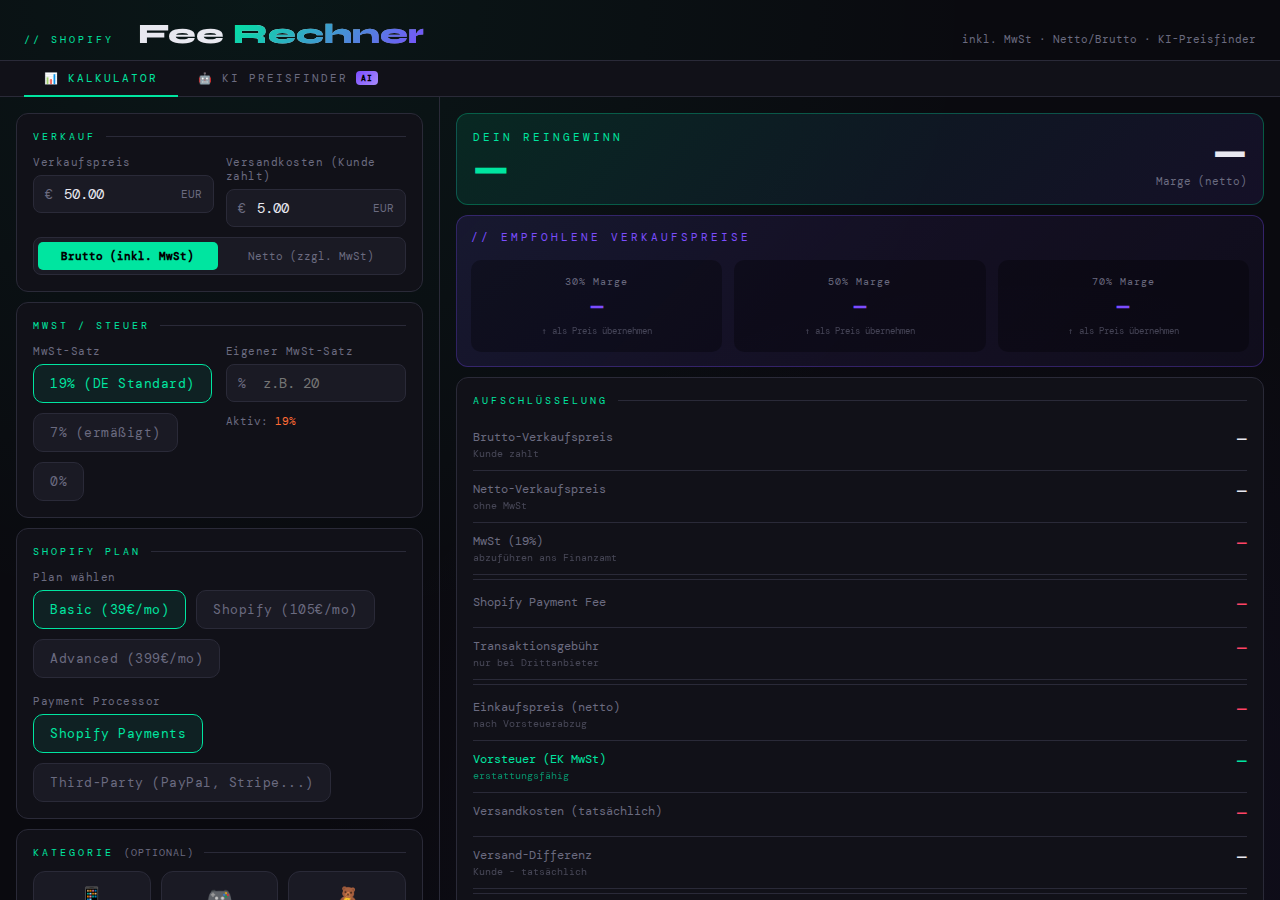
<file: shopify/index.html>
<!DOCTYPE html>
<html lang="de">
<head>
<meta charset="UTF-8">
<meta name="viewport" content="width=device-width, initial-scale=1.0">
<title>Shopify Kalkulator</title>
<link href="https://fonts.googleapis.com/css2?family=DM+Mono:wght@400;500&family=Syne:wght@400;600;700;800&display=swap" rel="stylesheet">
<style>
  :root {
    --bg: #0a0a0f;
    --surface: #111118;
    --surface2: #1a1a24;
    --border: #2a2a38;
    --accent: #00e5a0;
    --accent2: #7c4dff;
    --warn: #ff6b35;
    --text: #e8e8f0;
    --muted: #6b6b80;
    --red: #ff4466;
    --green: #00e5a0;
    --ai: #a78bfa;
    --ai-glow: rgba(167,139,250,0.15);
  }

  * { margin: 0; padding: 0; box-sizing: border-box; }

  body {
    background: var(--bg);
    color: var(--text);
    font-family: 'Syne', sans-serif;
    height: 100vh;
    overflow: hidden;
    background-image: 
      radial-gradient(ellipse at 20% 0%, rgba(0,229,160,0.06) 0%, transparent 50%),
      radial-gradient(ellipse at 80% 100%, rgba(124,77,255,0.06) 0%, transparent 50%);
  }

  /* ── APP SHELL ── */
  .app-shell {
    display: grid;
    grid-template-rows: auto auto 1fr;
    height: 100vh;
    max-width: 1280px;
    margin: 0 auto;
    overflow: hidden;
  }

  header {
    padding: 20px 24px 12px;
    display: flex;
    align-items: baseline;
    gap: 24px;
    border-bottom: 1px solid var(--border);
  }

  .logo {
    font-size: 10px;
    font-family: 'DM Mono', monospace;
    color: var(--accent);
    letter-spacing: 3px;
    text-transform: uppercase;
    white-space: nowrap;
  }

  h1 {
    font-size: 28px;
    font-weight: 800;
    line-height: 1;
    background: linear-gradient(135deg, var(--text) 40%, var(--muted));
    -webkit-background-clip: text;
    -webkit-text-fill-color: transparent;
    white-space: nowrap;
  }

  h1 span {
    background: linear-gradient(135deg, var(--accent), var(--accent2));
    -webkit-background-clip: text;
    -webkit-text-fill-color: transparent;
  }

  .subtitle {
    color: var(--muted);
    font-size: 11px;
    font-family: 'DM Mono', monospace;
    margin-left: auto;
  }

  /* ── TOP TAB NAV ── */
  .top-tab-nav {
    display: flex;
    gap: 0;
    padding: 0 24px;
    border-bottom: 1px solid var(--border);
    background: var(--surface);
    flex-shrink: 0;
  }

  .top-tab {
    padding: 10px 20px;
    font-family: 'DM Mono', monospace;
    font-size: 11px;
    letter-spacing: 2px;
    text-transform: uppercase;
    color: var(--muted);
    cursor: pointer;
    border-bottom: 2px solid transparent;
    margin-bottom: -1px;
    transition: all 0.2s;
    user-select: none;
    display: flex;
    align-items: center;
    gap: 8px;
    white-space: nowrap;
  }

  .top-tab:hover { color: var(--text); }

  .top-tab.active {
    color: var(--accent);
    border-bottom-color: var(--accent);
  }

  .top-tab.ai-tab.active {
    color: var(--ai);
    border-bottom-color: var(--ai);
  }

  .ai-badge {
    background: linear-gradient(135deg, var(--accent2), var(--ai));
    color: #000;
    font-size: 8px;
    font-weight: 700;
    padding: 2px 5px;
    border-radius: 4px;
    letter-spacing: 1px;
  }

  /* ── CONTENT AREA ── */
  .tab-content {
    display: none;
    grid-template-columns: 440px 1fr;
    height: 100%;
    overflow: hidden;
  }

  .tab-content.active { display: grid; }

  .tab-content.single-col {
    grid-template-columns: 1fr;
  }

  /* ── COLUMNS ── */
  .inputs-col {
    overflow-y: auto;
    height: 100%;
    padding: 16px;
    border-right: 1px solid var(--border);
    display: flex;
    flex-direction: column;
    gap: 10px;
    scrollbar-width: thin;
    scrollbar-color: var(--border) transparent;
  }

  .results-col {
    overflow-y: auto;
    height: 100%;
    padding: 16px;
    display: flex;
    flex-direction: column;
    gap: 10px;
    scrollbar-width: thin;
    scrollbar-color: var(--border) transparent;
  }

  /* ── CARDS ── */
  .card {
    background: var(--surface);
    border: 1px solid var(--border);
    border-radius: 12px;
    padding: 16px;
    flex-shrink: 0;
  }

  .card-title {
    font-size: 10px;
    letter-spacing: 3px;
    text-transform: uppercase;
    color: var(--accent);
    font-family: 'DM Mono', monospace;
    margin-bottom: 12px;
    display: flex;
    align-items: center;
    gap: 10px;
  }

  .card-title::after {
    content: '';
    flex: 1;
    height: 1px;
    background: var(--border);
  }

  .grid-2 {
    display: grid;
    grid-template-columns: 1fr 1fr;
    gap: 12px;
  }

  .field {
    display: flex;
    flex-direction: column;
    gap: 6px;
  }

  label {
    font-size: 11px;
    color: var(--muted);
    font-family: 'DM Mono', monospace;
    letter-spacing: 0.5px;
  }

  .input-wrap {
    position: relative;
    display: flex;
    align-items: center;
  }

  .input-prefix {
    position: absolute;
    left: 12px;
    color: var(--muted);
    font-family: 'DM Mono', monospace;
    font-size: 13px;
  }

  .input-suffix {
    position: absolute;
    right: 12px;
    color: var(--muted);
    font-family: 'DM Mono', monospace;
    font-size: 11px;
  }

  input[type="number"], input[type="text"] {
    width: 100%;
    background: var(--surface2);
    border: 1px solid var(--border);
    color: var(--text);
    font-family: 'DM Mono', monospace;
    font-size: 14px;
    padding: 9px 44px 9px 30px;
    border-radius: 8px;
    outline: none;
    transition: border-color 0.2s, box-shadow 0.2s;
    -moz-appearance: textfield;
  }

  input[type="text"] { padding: 9px 12px 9px 12px; }

  input[type="number"]::-webkit-inner-spin-button { -webkit-appearance: none; }

  input[type="number"]:focus, input[type="text"]:focus {
    border-color: var(--accent);
    box-shadow: 0 0 0 3px rgba(0,229,160,0.1);
  }

  input[type="range"] {
    -webkit-appearance: none;
    width: 100%;
    height: 6px;
    background: var(--surface2);
    border-radius: 999px;
    outline: none;
    border: 1px solid var(--border);
    cursor: pointer;
  }

  input[type="range"]::-webkit-slider-thumb {
    -webkit-appearance: none;
    width: 18px;
    height: 18px;
    border-radius: 50%;
    background: var(--ai);
    cursor: pointer;
    box-shadow: 0 0 8px rgba(167,139,250,0.5);
    transition: box-shadow 0.2s;
  }

  input[type="range"]:hover::-webkit-slider-thumb {
    box-shadow: 0 0 16px rgba(167,139,250,0.8);
  }

  .radio-group {
    display: flex;
    gap: 10px;
    flex-wrap: wrap;
  }

  .radio-opt {
    display: flex;
    align-items: center;
    gap: 8px;
    background: var(--surface2);
    border: 1px solid var(--border);
    padding: 10px 16px;
    border-radius: 10px;
    cursor: pointer;
    transition: all 0.2s;
    font-size: 13px;
    font-family: 'DM Mono', monospace;
    white-space: nowrap;
    flex-shrink: 0;
  }

  .radio-opt:hover { border-color: var(--muted); }
  .radio-opt input[type="radio"] { display: none; }
  .radio-opt.active { border-color: var(--accent); background: rgba(0,229,160,0.08); color: var(--accent); }

  .toggle-row {
    display: flex;
    align-items: center;
    background: var(--surface2);
    border: 1px solid var(--border);
    border-radius: 8px;
    padding: 4px;
    margin-top: 10px;
    gap: 4px;
  }

  .toggle-btn {
    flex: 1;
    text-align: center;
    padding: 7px 8px;
    border-radius: 5px;
    cursor: pointer;
    font-size: 11px;
    font-family: 'DM Mono', monospace;
    color: var(--muted);
    transition: all 0.2s;
    user-select: none;
    white-space: nowrap;
    min-width: 0;
    overflow: hidden;
    text-overflow: ellipsis;
  }

  .toggle-btn.active { background: var(--accent); color: #000; font-weight: bold; }

  .calc-btn {
    width: 100%;
    padding: 12px;
    background: var(--accent);
    color: #000;
    font-family: 'Syne', sans-serif;
    font-size: 13px;
    font-weight: 700;
    letter-spacing: 2px;
    text-transform: uppercase;
    border: none;
    border-radius: 10px;
    cursor: pointer;
    transition: all 0.2s;
    flex-shrink: 0;
  }

  .calc-btn:hover {
    background: #00ffb3;
    transform: translateY(-1px);
    box-shadow: 0 8px 24px rgba(0,229,160,0.25);
  }

  /* ── AI SEARCH BTN ── */
  .ai-btn {
    width: 100%;
    padding: 14px;
    background: linear-gradient(135deg, #7c4dff, var(--ai));
    color: #fff;
    font-family: 'Syne', sans-serif;
    font-size: 13px;
    font-weight: 700;
    letter-spacing: 2px;
    text-transform: uppercase;
    border: none;
    border-radius: 10px;
    cursor: pointer;
    transition: all 0.2s;
    flex-shrink: 0;
    display: flex;
    align-items: center;
    justify-content: center;
    gap: 10px;
    position: relative;
    overflow: hidden;
  }

  .ai-btn::before {
    content: '';
    position: absolute;
    inset: 0;
    background: linear-gradient(135deg, transparent 0%, rgba(255,255,255,0.1) 50%, transparent 100%);
    transform: translateX(-100%);
    transition: transform 0.5s;
  }

  .ai-btn:hover::before { transform: translateX(100%); }

  .ai-btn:hover {
    transform: translateY(-1px);
    box-shadow: 0 8px 28px rgba(124,77,255,0.4);
  }

  .ai-btn:disabled {
    opacity: 0.6;
    cursor: not-allowed;
    transform: none;
  }

  .ai-spinner {
    width: 16px;
    height: 16px;
    border: 2px solid rgba(255,255,255,0.3);
    border-top-color: #fff;
    border-radius: 50%;
    animation: spin 0.8s linear infinite;
    display: none;
  }

  @keyframes spin { to { transform: rotate(360deg); } }

  /* ── RESULTS ── */
  @keyframes fadeIn {
    from { opacity: 0; transform: translateY(10px); }
    to { opacity: 1; transform: translateY(0); }
  }

  .result-row {
    display: flex;
    justify-content: space-between;
    align-items: flex-start;
    padding: 10px 0;
    border-bottom: 1px solid var(--border);
    gap: 8px;
    min-width: 0;
  }

  .result-row:last-child { border-bottom: none; }

  .result-label {
    font-size: 12px;
    color: var(--muted);
    font-family: 'DM Mono', monospace;
    flex: 1;
    min-width: 0;
  }

  .result-label small {
    display: block;
    font-size: 10px;
    margin-top: 2px;
    opacity: 0.6;
  }

  .result-value {
    font-family: 'DM Mono', monospace;
    font-size: 16px;
    font-weight: 500;
    text-align: right;
    flex-shrink: 0;
    min-width: 80px;
    max-width: 50%;
  }

  .result-value.neg { color: var(--red); }
  .result-value.pos { color: var(--green); }
  .result-value.warn { color: var(--warn); }
  .result-value.accent2 { color: var(--accent2); }

  .profit-hero {
    background: linear-gradient(135deg, rgba(0,229,160,0.1), rgba(124,77,255,0.1));
    border: 1px solid rgba(0,229,160,0.3);
    border-radius: 12px;
    padding: 16px;
    display: flex;
    justify-content: space-between;
    align-items: center;
  }

  .profit-hero-label {
    font-size: 11px;
    letter-spacing: 3px;
    text-transform: uppercase;
    color: var(--accent);
    font-family: 'DM Mono', monospace;
    margin-bottom: 6px;
  }

  .profit-hero-value {
    font-size: 38px;
    font-weight: 800;
    color: var(--accent);
    line-height: 1;
  }

  .profit-hero-margin { text-align: right; }
  .profit-hero-margin .big { font-size: 36px; font-weight: 800; color: var(--text); }
  .profit-hero-margin small { display: block; color: var(--muted); font-size: 11px; font-family: 'DM Mono', monospace; }

  .recommend-card {
    background: linear-gradient(135deg, rgba(124,77,255,0.12), rgba(124,77,255,0.05));
    border: 1px solid rgba(124,77,255,0.3);
    border-radius: 12px;
    padding: 14px;
    flex-shrink: 0;
  }

  .recommend-title {
    font-size: 11px;
    letter-spacing: 3px;
    text-transform: uppercase;
    color: var(--accent2);
    font-family: 'DM Mono', monospace;
    margin-bottom: 16px;
  }

  .recommend-grid {
    display: grid;
    grid-template-columns: repeat(3, 1fr);
    gap: 12px;
  }

  .recommend-item {
    background: rgba(0,0,0,0.3);
    border-radius: 10px;
    padding: 14px;
    text-align: center;
    cursor: pointer;
    border: 1px solid transparent;
    transition: all 0.2s;
    user-select: none;
  }

  .recommend-item:hover {
    border-color: rgba(124,77,255,0.4);
    background: rgba(124,77,255,0.08);
    transform: translateY(-2px);
  }

  .recommend-item .r-label { font-size: 10px; color: var(--muted); font-family: 'DM Mono', monospace; margin-bottom: 6px; letter-spacing: 1px; }
  .recommend-item .r-val { font-size: 20px; font-weight: 700; color: var(--accent2); font-family: 'DM Mono', monospace; }
  .recommend-item .r-margin { font-size: 10px; color: var(--muted); font-family: 'DM Mono', monospace; margin-top: 4px; }
  .recommend-item .r-click-hint { font-size: 9px; font-family: 'DM Mono', monospace; color: var(--muted); margin-top: 5px; opacity: 0.6; }

  .divider { height: 1px; background: var(--border); margin: 4px 0; }

  .cost-type-toggle {
    display: flex;
    background: var(--surface2);
    border: 1px solid var(--border);
    border-radius: 8px;
    padding: 4px;
    gap: 4px;
  }

  .cost-type-btn {
    flex: 1;
    text-align: center;
    padding: 6px 8px;
    border-radius: 5px;
    cursor: pointer;
    font-size: 11px;
    font-family: 'DM Mono', monospace;
    color: var(--muted);
    transition: all 0.2s;
    user-select: none;
  }

  .cost-type-btn.active { background: rgba(124,77,255,0.3); color: var(--accent2); font-weight: bold; }

  .ek-vat-row {
    display: flex;
    align-items: center;
    gap: 10px;
    margin-top: 10px;
    flex-wrap: wrap;
  }

  .ek-vat-field {
    display: flex;
    align-items: center;
    gap: 6px;
    background: var(--surface2);
    border: 1px solid var(--border);
    border-radius: 8px;
    padding: 6px 10px;
    font-size: 12px;
    font-family: 'DM Mono', monospace;
    color: var(--muted);
  }

  .ek-vat-field input {
    width: 48px;
    background: transparent;
    border: none;
    color: var(--text);
    font-family: 'DM Mono', monospace;
    font-size: 13px;
    outline: none;
    text-align: center;
    -moz-appearance: textfield;
    padding: 0;
  }

  .ek-vat-field input::-webkit-inner-spin-button { -webkit-appearance: none; }

  .ek-vat-toggle {
    display: flex;
    background: var(--surface2);
    border: 1px solid var(--border);
    border-radius: 8px;
    padding: 4px;
    gap: 3px;
  }

  .ek-vat-btn {
    padding: 5px 10px;
    border-radius: 5px;
    cursor: pointer;
    font-size: 10px;
    font-family: 'DM Mono', monospace;
    color: var(--muted);
    transition: all 0.2s;
    user-select: none;
  }

  .ek-vat-btn.active { background: rgba(0,229,160,0.2); color: var(--green); }
  .ek-vat-btn.active-off { background: rgba(255,68,102,0.15); color: var(--red); }

  /* ── CATEGORY ── */
  .cat-card {
    background: var(--surface);
    border: 1px solid var(--border);
    border-radius: 12px;
    padding: 16px;
    flex-shrink: 0;
  }

  .cat-grid {
    display: grid;
    grid-template-columns: repeat(3, 1fr);
    gap: 10px;
  }

  .cat-btn {
    background: var(--surface2);
    border: 1px solid var(--border);
    border-radius: 12px;
    padding: 14px 10px;
    cursor: pointer;
    text-align: center;
    transition: all 0.2s;
    user-select: none;
  }

  .cat-btn:hover { border-color: rgba(124,77,255,0.4); transform: translateY(-1px); }
  .cat-btn.active { border-color: var(--accent2); background: rgba(124,77,255,0.1); }
  .cat-btn .c-emoji { font-size: 22px; display: block; margin-bottom: 6px; }
  .cat-btn .c-name  { font-size: 12px; font-weight: 700; color: var(--text); display: block; }
  .cat-btn .c-range { font-size: 10px; font-family: 'DM Mono', monospace; color: var(--muted); display: block; margin-top: 3px; }
  .cat-btn.active .c-range { color: var(--accent2); }

  .cat-info-box {
    display: none;
    margin-top: 16px;
    background: rgba(124,77,255,0.07);
    border: 1px solid rgba(124,77,255,0.2);
    border-radius: 10px;
    padding: 14px 16px;
    font-size: 12px;
    font-family: 'DM Mono', monospace;
    color: var(--muted);
    line-height: 1.6;
    animation: fadeIn 0.3s ease;
  }

  .cat-info-box strong { color: var(--accent2); }

  /* ── COMPETITOR SECTION (calc tab) ── */
  .comp-input-card {
    background: linear-gradient(135deg, rgba(124,77,255,0.08), rgba(124,77,255,0.03));
    border: 1px solid rgba(124,77,255,0.25);
    border-radius: 12px;
    padding: 16px;
    flex-shrink: 0;
  }

  .comp-hint {
    font-size: 11px;
    font-family: 'DM Mono', monospace;
    color: var(--muted);
    margin-top: 8px;
    display: flex;
    align-items: center;
    gap: 6px;
  }

  .comp-analysis { display: none; animation: fadeIn 0.4s ease; }

  .comp-analysis-card {
    background: var(--surface);
    border: 1px solid rgba(124,77,255,0.25);
    border-radius: 12px;
    padding: 16px;
  }

  .comp-analysis-title {
    font-size: 11px;
    letter-spacing: 3px;
    text-transform: uppercase;
    color: var(--accent2);
    font-family: 'DM Mono', monospace;
    margin-bottom: 20px;
    display: flex;
    align-items: center;
    gap: 10px;
  }

  .comp-analysis-title::after { content: ''; flex: 1; height: 1px; background: rgba(124,77,255,0.2); }

  .comp-strategies {
    display: grid;
    grid-template-columns: repeat(3, 1fr);
    gap: 10px;
    margin-bottom: 18px;
  }

  .comp-strat {
    background: var(--surface2);
    border: 1px solid var(--border);
    border-radius: 12px;
    padding: 14px 12px;
    text-align: center;
    transition: border-color 0.2s, transform 0.15s;
    cursor: pointer;
    user-select: none;
  }

  .comp-strat:hover { border-color: rgba(124,77,255,0.5); transform: translateY(-2px); }
  .comp-strat.winner { border-color: var(--accent2); background: rgba(124,77,255,0.1); }
  .comp-strat .s-label { font-size: 10px; font-family: 'DM Mono', monospace; color: var(--muted); letter-spacing: 1px; margin-bottom: 8px; }
  .comp-strat.winner .s-label { color: var(--accent2); }
  .comp-strat .s-price { font-size: 20px; font-weight: 700; font-family: 'DM Mono', monospace; color: var(--text); margin-bottom: 4px; }
  .comp-strat.winner .s-price { color: var(--accent2); }
  .comp-strat .s-diff { font-size: 11px; font-family: 'DM Mono', monospace; color: var(--muted); }
  .comp-strat .s-margin { font-size: 10px; font-family: 'DM Mono', monospace; margin-top: 4px; padding: 2px 6px; border-radius: 4px; display: inline-block; }
  .comp-strat.winner .s-margin { background: rgba(124,77,255,0.2); color: var(--accent2); }
  .comp-strat .s-click-hint { font-size: 9px; font-family: 'DM Mono', monospace; color: var(--muted); margin-top: 6px; opacity: 0.6; }
  .comp-strat.winner .s-click-hint { color: var(--accent2); opacity: 0.8; }

  .comp-verdict {
    background: rgba(124,77,255,0.08);
    border: 1px solid rgba(124,77,255,0.2);
    border-radius: 10px;
    padding: 14px 16px;
    font-size: 13px;
    font-family: 'DM Mono', monospace;
    color: var(--text);
    line-height: 1.6;
  }

  .comp-verdict strong { color: var(--accent2); }

  .comp-vs-bar {
    display: flex;
    align-items: center;
    gap: 8px;
    margin-bottom: 18px;
    background: var(--surface2);
    border-radius: 12px;
    padding: 12px;
    flex-wrap: wrap;
  }

  .comp-vs-item { flex: 1; text-align: center; min-width: 0; }
  .comp-vs-item .cv-label { font-size: 10px; font-family: 'DM Mono', monospace; color: var(--muted); margin-bottom: 4px; letter-spacing: 1px; }
  .comp-vs-item .cv-val { font-size: 18px; font-weight: 700; font-family: 'DM Mono', monospace; }
  .comp-vs-sep { font-size: 16px; color: var(--muted); font-weight: 300; flex-shrink: 0; }
  .comp-vs-diff-badge { font-size: 10px; font-family: 'DM Mono', monospace; padding: 4px 8px; border-radius: 6px; white-space: nowrap; flex-shrink: 0; }
  .badge-red { background: rgba(255,68,102,0.15); color: #ff4466; }
  .badge-green { background: rgba(0,229,160,0.15); color: var(--green); }
  .badge-yellow { background: rgba(255,193,7,0.15); color: #ffc107; }

  /* ── BANNERS ── */
  .sim-banner {
    display: none;
    align-items: center;
    justify-content: space-between;
    gap: 8px;
    background: rgba(124,77,255,0.12);
    border: 1px solid rgba(124,77,255,0.35);
    border-radius: 12px;
    padding: 16px 14px;
    margin-bottom: 0;
    animation: fadeIn 0.3s ease;
    flex-wrap: wrap;
  }

  .sim-banner-label {
    font-size: 11px;
    font-family: 'DM Mono', monospace;
    color: var(--accent2);
    display: flex;
    align-items: center;
    gap: 4px;
    flex: 1;
  }

  .sim-banner-label strong { font-size: 13px; color: var(--text); }

  .sim-reset-btn {
    background: transparent;
    border: 1px solid rgba(124,77,255,0.4);
    color: var(--accent2);
    font-family: 'DM Mono', monospace;
    font-size: 11px;
    padding: 5px 10px;
    border-radius: 8px;
    cursor: pointer;
    transition: all 0.2s;
    white-space: nowrap;
    flex-shrink: 0;
  }

  .sim-reset-btn:hover { background: rgba(124,77,255,0.15); border-color: var(--accent2); }

  /* ── AMPEL ── */
  .ampel-wrap { display: none; animation: fadeIn 0.4s ease; }

  .ampel-card {
    background: var(--surface);
    border: 1px solid var(--border);
    border-radius: 12px;
    padding: 16px;
    display: flex;
    align-items: center;
    gap: 16px;
  }

  .ampel-housing {
    background: #0d0d14;
    border: 2px solid #2a2a38;
    border-radius: 14px;
    padding: 10px 8px;
    display: flex;
    flex-direction: column;
    gap: 8px;
    box-shadow: inset 0 2px 8px rgba(0,0,0,0.5);
  }

  .ampel-light {
    width: 26px; height: 26px;
    border-radius: 50%;
    background: #1a1a24;
    border: 2px solid #2a2a38;
    transition: all 0.4s;
  }

  .ampel-light.on-red { background: #ff4466; border-color: #ff4466; box-shadow: 0 0 16px rgba(255,68,102,0.7), 0 0 32px rgba(255,68,102,0.3); }
  .ampel-light.on-yellow { background: #ffc107; border-color: #ffc107; box-shadow: 0 0 16px rgba(255,193,7,0.7), 0 0 32px rgba(255,193,7,0.3); }
  .ampel-light.on-green { background: #00e5a0; border-color: #00e5a0; box-shadow: 0 0 16px rgba(0,229,160,0.7), 0 0 32px rgba(0,229,160,0.3); }

  .ampel-info { flex: 1; }
  .ampel-status { font-size: 22px; font-weight: 800; margin-bottom: 4px; }
  .ampel-status.red { color: #ff4466; }
  .ampel-status.yellow { color: #ffc107; }
  .ampel-status.green { color: #00e5a0; }
  .ampel-desc { font-size: 13px; color: var(--muted); font-family: 'DM Mono', monospace; line-height: 1.5; }

  .ampel-bar-wrap { margin-top: 14px; }
  .ampel-bar-track { height: 8px; border-radius: 999px; background: var(--surface2); overflow: hidden; }
  .ampel-bar-fill { height: 100%; border-radius: 999px; transition: width 0.6s cubic-bezier(0.34,1.56,0.64,1), background 0.4s; }
  .ampel-bar-labels { display: flex; justify-content: space-between; margin-top: 6px; font-size: 10px; font-family: 'DM Mono', monospace; color: var(--muted); }
  .ampel-bar-labels span { display: flex; align-items: center; gap: 4px; }
  .ampel-bar-labels span::before { content: ''; width: 6px; height: 6px; border-radius: 50%; }
  .ampel-bar-labels .l-red::before { background: #ff4466; }
  .ampel-bar-labels .l-yellow::before { background: #ffc107; }
  .ampel-bar-labels .l-green::before { background: #00e5a0; }

  .calc-trace {
    display: block;
    font-size: 9px;
    font-family: 'DM Mono', monospace;
    color: var(--muted);
    opacity: 0.55;
    margin-top: 2px;
    letter-spacing: 0.2px;
    overflow-wrap: break-word;
    word-break: break-word;
    white-space: normal;
  }

  /* ── AI TAB SPECIFIC ── */
  .ai-card {
    background: var(--surface);
    border: 1px solid rgba(167,139,250,0.2);
    border-radius: 12px;
    padding: 16px;
    flex-shrink: 0;
    position: relative;
  }

  .ai-card::before {
    content: '';
    position: absolute;
    inset: -1px;
    border-radius: 13px;
    background: linear-gradient(135deg, rgba(167,139,250,0.15), transparent 50%, rgba(0,229,160,0.08));
    z-index: -1;
    pointer-events: none;
  }

  .ai-card-title {
    font-size: 10px;
    letter-spacing: 3px;
    text-transform: uppercase;
    color: var(--ai);
    font-family: 'DM Mono', monospace;
    margin-bottom: 12px;
    display: flex;
    align-items: center;
    gap: 10px;
  }

  .ai-card-title::after { content: ''; flex: 1; height: 1px; background: rgba(167,139,250,0.2); }

  /* Product search input */
  .search-input-wrap {
    position: relative;
    display: flex;
    align-items: center;
    gap: 0;
  }

  .search-input {
    flex: 1;
    background: var(--surface2);
    border: 1px solid rgba(167,139,250,0.3);
    border-right: none;
    color: var(--text);
    font-family: 'DM Mono', monospace;
    font-size: 14px;
    padding: 10px 14px;
    border-radius: 8px 0 0 8px;
    outline: none;
    transition: border-color 0.2s, box-shadow 0.2s;
    width: 100%;
  }

  .search-input:focus {
    border-color: var(--ai);
    box-shadow: 0 0 0 3px rgba(167,139,250,0.15);
  }

  /* Margin slider */
  .margin-display {
    display: flex;
    align-items: center;
    justify-content: space-between;
    margin-bottom: 8px;
  }

  .margin-display .m-label { font-size: 11px; color: var(--muted); font-family: 'DM Mono', monospace; }
  .margin-display .m-val { font-size: 22px; font-weight: 700; font-family: 'DM Mono', monospace; color: var(--ai); }

  /* AI Results */
  .ai-results-empty {
    display: flex;
    flex-direction: column;
    align-items: center;
    justify-content: center;
    gap: 16px;
    padding: 60px 24px;
    text-align: center;
    color: var(--muted);
    font-family: 'DM Mono', monospace;
    font-size: 12px;
  }

  .ai-results-empty .empty-icon {
    font-size: 48px;
    opacity: 0.4;
    filter: grayscale(0.5);
  }

  .ai-results-empty p { line-height: 1.7; max-width: 280px; }

  /* AI Loading */
  /* ── LOADING PROGRESS ── */
  .ai-loading {
    display: none;
    flex-direction: column;
    gap: 0;
    padding: 32px 24px;
    animation: fadeIn 0.3s ease;
  }

  .ai-loading-header {
    display: flex;
    align-items: center;
    gap: 14px;
    margin-bottom: 28px;
  }

  .ai-loading-orb {
    width: 44px;
    height: 44px;
    border-radius: 50%;
    background: radial-gradient(circle at 40% 40%, var(--ai), var(--accent2));
    animation: pulse 1.5s ease-in-out infinite;
    box-shadow: 0 0 30px rgba(167,139,250,0.5);
    flex-shrink: 0;
  }

  @keyframes pulse {
    0%, 100% { transform: scale(1); box-shadow: 0 0 30px rgba(167,139,250,0.4); }
    50% { transform: scale(1.08); box-shadow: 0 0 50px rgba(167,139,250,0.7); }
  }

  .ai-loading-title {
    font-family: 'Syne', sans-serif;
    font-size: 18px;
    font-weight: 700;
    color: var(--text);
  }

  .ai-loading-title small {
    display: block;
    font-family: 'DM Mono', monospace;
    font-size: 11px;
    font-weight: 400;
    color: var(--muted);
    margin-top: 2px;
  }

  /* Progress bar */
  .ai-progress-track {
    height: 4px;
    background: var(--surface2);
    border-radius: 999px;
    overflow: hidden;
    margin-bottom: 28px;
    border: 1px solid var(--border);
  }

  .ai-progress-fill {
    height: 100%;
    border-radius: 999px;
    background: linear-gradient(90deg, var(--accent2), var(--ai));
    transition: width 0.8s cubic-bezier(0.4, 0, 0.2, 1);
    box-shadow: 0 0 12px rgba(167,139,250,0.6);
    width: 0%;
  }

  /* Step list */
  .ai-steps {
    display: flex;
    flex-direction: column;
    gap: 0;
  }

  .ai-step {
    display: flex;
    align-items: flex-start;
    gap: 14px;
    padding: 12px 14px;
    border-radius: 10px;
    transition: background 0.3s;
    position: relative;
  }

  .ai-step:not(:last-child)::after {
    content: '';
    position: absolute;
    left: 27px;
    top: 42px;
    width: 2px;
    height: calc(100% - 18px);
    background: var(--border);
  }

  .ai-step.done::after { background: rgba(167,139,250,0.3); }
  .ai-step.active { background: rgba(167,139,250,0.07); }

  .ai-step-icon {
    width: 28px;
    height: 28px;
    border-radius: 50%;
    border: 2px solid var(--border);
    display: flex;
    align-items: center;
    justify-content: center;
    font-size: 12px;
    flex-shrink: 0;
    background: var(--surface2);
    transition: all 0.4s;
    position: relative;
    z-index: 1;
    font-family: 'DM Mono', monospace;
    color: var(--muted);
  }

  .ai-step.done .ai-step-icon {
    background: rgba(167,139,250,0.15);
    border-color: var(--ai);
    color: var(--ai);
  }

  .ai-step.active .ai-step-icon {
    background: var(--ai);
    border-color: var(--ai);
    color: #000;
    box-shadow: 0 0 12px rgba(167,139,250,0.5);
    animation: stepPulse 1s ease-in-out infinite;
  }

  @keyframes stepPulse {
    0%, 100% { box-shadow: 0 0 8px rgba(167,139,250,0.5); }
    50% { box-shadow: 0 0 20px rgba(167,139,250,0.9); }
  }

  .ai-step-body { flex: 1; padding-top: 3px; }

  .ai-step-label {
    font-family: 'DM Mono', monospace;
    font-size: 12px;
    font-weight: 500;
    color: var(--muted);
    transition: color 0.3s;
  }

  .ai-step.done .ai-step-label { color: var(--ai); }
  .ai-step.active .ai-step-label { color: var(--text); }

  .ai-step-desc {
    font-family: 'DM Mono', monospace;
    font-size: 10px;
    color: var(--muted);
    margin-top: 2px;
    opacity: 0;
    transition: opacity 0.3s;
  }

  .ai-step.active .ai-step-desc { opacity: 1; }
  .ai-step.done .ai-step-desc { opacity: 0.5; }

  .ai-step-time {
    font-family: 'DM Mono', monospace;
    font-size: 10px;
    color: var(--muted);
    opacity: 0;
    transition: opacity 0.3s;
    flex-shrink: 0;
    padding-top: 5px;
  }

  .ai-step.done .ai-step-time { opacity: 0.5; }

  .ai-thinking-dots::after {
    content: '';
    animation: dots 1.2s steps(4, end) infinite;
  }

  @keyframes dots {
    0%   { content: ''; }
    25%  { content: '.'; }
    50%  { content: '..'; }
    75%  { content: '...'; }
  }

  /* AI Result cards */
  .ai-results-area {
    display: none;
    flex-direction: column;
    gap: 10px;
    animation: fadeIn 0.4s ease;
  }

  /* Competitor price grid */
  .comp-price-grid {
    display: grid;
    grid-template-columns: repeat(auto-fill, minmax(140px, 1fr));
    gap: 10px;
    margin-bottom: 4px;
  }

  .comp-price-item {
    background: var(--surface2);
    border: 1px solid var(--border);
    border-radius: 10px;
    padding: 12px;
    text-align: center;
    transition: border-color 0.2s, background 0.2s, transform 0.15s;
    cursor: pointer;
    text-decoration: none;
    display: block;
    color: inherit;
  }

  .comp-price-item:hover { border-color: rgba(167,139,250,0.4); background: rgba(167,139,250,0.06); transform: translateY(-2px); }
  .comp-price-item:active { transform: translateY(0); }
  .comp-price-item .cpi-source { font-size: 10px; font-family: 'DM Mono', monospace; color: var(--muted); margin-bottom: 6px; letter-spacing: 1px; }
  .comp-price-item .cpi-price { font-size: 18px; font-weight: 700; font-family: 'DM Mono', monospace; color: var(--text); }
  .comp-price-item .cpi-note { font-size: 10px; font-family: 'DM Mono', monospace; color: var(--muted); margin-top: 4px; }
  .comp-price-item .cpi-link { font-size: 9px; font-family: 'DM Mono', monospace; color: var(--ai); margin-top: 6px; letter-spacing: 1px; opacity: 0.7; }
  .comp-price-item:hover .cpi-link { opacity: 1; }
  .comp-price-item.lowest { border-color: var(--green); background: rgba(0,229,160,0.06); }
  .comp-price-item.lowest .cpi-price { color: var(--green); }
  .comp-price-item.highest { border-color: rgba(255,68,102,0.4); }
  .comp-price-item.highest .cpi-price { color: var(--red); }

  /* EVP Hero */
  .evp-hero {
    background: linear-gradient(135deg, rgba(167,139,250,0.12), rgba(0,229,160,0.08));
    border: 1px solid rgba(167,139,250,0.35);
    border-radius: 16px;
    padding: 20px;
    position: relative;
    overflow: hidden;
  }

  .evp-hero::before {
    content: '✦';
    position: absolute;
    right: 20px;
    top: 50%;
    transform: translateY(-50%);
    font-size: 80px;
    opacity: 0.05;
    color: var(--ai);
  }

  .evp-hero-top {
    display: flex;
    justify-content: space-between;
    align-items: flex-start;
    margin-bottom: 16px;
  }

  .evp-label {
    font-size: 10px;
    letter-spacing: 3px;
    text-transform: uppercase;
    color: var(--ai);
    font-family: 'DM Mono', monospace;
    margin-bottom: 6px;
  }

  .evp-price {
    font-size: 48px;
    font-weight: 800;
    color: var(--text);
    line-height: 1;
    font-family: 'DM Mono', monospace;
  }

  .evp-price span { color: var(--ai); }

  .evp-stats {
    display: grid;
    grid-template-columns: repeat(3, 1fr);
    gap: 8px;
  }

  .evp-stat {
    background: rgba(0,0,0,0.25);
    border-radius: 8px;
    padding: 10px;
    text-align: center;
  }

  .evp-stat .es-label { font-size: 9px; font-family: 'DM Mono', monospace; color: var(--muted); letter-spacing: 1px; margin-bottom: 4px; }
  .evp-stat .es-val { font-size: 16px; font-weight: 700; font-family: 'DM Mono', monospace; }

  .evp-actions {
    display: flex;
    gap: 10px;
    margin-top: 14px;
  }

  .evp-apply-btn {
    flex: 1;
    padding: 10px 16px;
    background: var(--ai);
    color: #000;
    font-family: 'Syne', sans-serif;
    font-size: 12px;
    font-weight: 700;
    letter-spacing: 1px;
    text-transform: uppercase;
    border: none;
    border-radius: 8px;
    cursor: pointer;
    transition: all 0.2s;
  }

  .evp-apply-btn:hover { background: #c4b5fd; transform: translateY(-1px); }

  .evp-secondary-btn {
    padding: 10px 16px;
    background: transparent;
    color: var(--ai);
    font-family: 'DM Mono', monospace;
    font-size: 11px;
    border: 1px solid rgba(167,139,250,0.4);
    border-radius: 8px;
    cursor: pointer;
    transition: all 0.2s;
    white-space: nowrap;
  }

  .evp-secondary-btn:hover { background: rgba(167,139,250,0.1); border-color: var(--ai); }

  /* AI breakdown */
  .ai-breakdown {
    background: var(--surface);
    border: 1px solid rgba(167,139,250,0.2);
    border-radius: 12px;
    padding: 16px;
  }

  .ai-breakdown-title {
    font-size: 10px;
    letter-spacing: 3px;
    text-transform: uppercase;
    color: var(--ai);
    font-family: 'DM Mono', monospace;
    margin-bottom: 12px;
    display: flex;
    align-items: center;
    gap: 10px;
  }

  .ai-breakdown-title::after { content: ''; flex: 1; height: 1px; background: rgba(167,139,250,0.2); }

  /* AI strategy cards */
  .ai-strat-grid {
    display: grid;
    grid-template-columns: repeat(3, 1fr);
    gap: 10px;
    margin-top: 12px;
  }

  .ai-strat-card {
    background: var(--surface2);
    border: 1px solid var(--border);
    border-radius: 10px;
    padding: 14px;
    text-align: center;
    cursor: pointer;
    transition: all 0.2s;
    user-select: none;
  }

  .ai-strat-card:hover { border-color: rgba(167,139,250,0.5); transform: translateY(-2px); }
  .ai-strat-card.recommended { border-color: var(--ai); background: rgba(167,139,250,0.1); }
  .ai-strat-card .asc-name { font-size: 10px; font-family: 'DM Mono', monospace; color: var(--muted); margin-bottom: 8px; letter-spacing: 1px; }
  .ai-strat-card.recommended .asc-name { color: var(--ai); }
  .ai-strat-card .asc-price { font-size: 20px; font-weight: 700; font-family: 'DM Mono', monospace; margin-bottom: 4px; }
  .ai-strat-card.recommended .asc-price { color: var(--ai); }
  .ai-strat-card .asc-margin { font-size: 11px; font-family: 'DM Mono', monospace; color: var(--muted); }
  .ai-strat-card .asc-tag { font-size: 9px; font-family: 'DM Mono', monospace; margin-top: 6px; padding: 2px 6px; border-radius: 4px; display: inline-block; }
  .ai-strat-card.recommended .asc-tag { background: rgba(167,139,250,0.2); color: var(--ai); }

  /* AI analysis text */
  .ai-analysis-box {
    background: var(--surface2);
    border: 1px solid rgba(167,139,250,0.15);
    border-radius: 10px;
    padding: 16px;
    font-size: 13px;
    font-family: 'DM Mono', monospace;
    color: var(--text);
    line-height: 1.8;
  }

  .ai-analysis-box strong { color: var(--ai); }
  .ai-analysis-box .verdict-line { margin-bottom: 8px; }

  /* Success applied banner */
  .applied-banner {
    display: none;
    align-items: center;
    gap: 10px;
    background: rgba(0,229,160,0.1);
    border: 1px solid rgba(0,229,160,0.35);
    border-radius: 10px;
    padding: 12px 16px;
    font-size: 12px;
    font-family: 'DM Mono', monospace;
    color: var(--accent);
    animation: fadeIn 0.3s ease;
  }

  /* Error box */
  .ai-error-box {
    display: none;
    background: rgba(255,68,102,0.08);
    border: 1px solid rgba(255,68,102,0.3);
    border-radius: 10px;
    padding: 16px;
    font-size: 12px;
    font-family: 'DM Mono', monospace;
    color: var(--red);
    line-height: 1.6;
    animation: fadeIn 0.3s ease;
  }

  /* Plan sync note */
  .sync-note {
    display: flex;
    align-items: center;
    gap: 8px;
    font-size: 11px;
    font-family: 'DM Mono', monospace;
    color: var(--muted);
    background: var(--surface2);
    border: 1px solid var(--border);
    border-radius: 8px;
    padding: 8px 12px;
    margin-top: 4px;
  }

  .sync-dot {
    width: 6px; height: 6px;
    border-radius: 50%;
    background: var(--accent);
    box-shadow: 0 0 6px rgba(0,229,160,0.6);
    flex-shrink: 0;
  }

  /* ── MOBILE ── */
  .mob-tabs {
    display: none;
    position: fixed;
    bottom: 0; left: 0; right: 0;
    height: 56px;
    background: var(--surface);
    border-top: 1px solid var(--border);
    z-index: 100;
    grid-template-columns: 1fr 1fr;
  }

  .mob-tab {
    display: flex;
    flex-direction: column;
    align-items: center;
    justify-content: center;
    gap: 3px;
    font-family: 'DM Mono', monospace;
    font-size: 10px;
    color: var(--muted);
    cursor: pointer;
    transition: color 0.2s;
    letter-spacing: 1px;
    text-transform: uppercase;
    user-select: none;
  }

  .mob-tab.active { color: var(--accent); }
  .mob-tab svg { width: 18px; height: 18px; stroke-width: 2; fill: none; stroke: currentColor; }

  .mob-profit-bar {
    display: none;
    align-items: center;
    justify-content: space-between;
    background: var(--surface);
    border: 1px solid var(--border);
    border-radius: 10px;
    padding: 10px 14px;
    margin-bottom: 4px;
    flex-shrink: 0;
  }

  .mob-profit-bar .mpb-label { font-size: 10px; font-family: 'DM Mono', monospace; color: var(--muted); }
  .mob-profit-bar .mpb-val { font-size: 20px; font-weight: 800; color: var(--accent); font-family: 'DM Mono', monospace; }
  .mob-profit-bar .mpb-margin { font-size: 13px; font-weight: 700; font-family: 'DM Mono', monospace; }

  @media (max-width: 860px) {
    html, body { height: 100%; overflow: hidden; }
    .app-shell { grid-template-rows: auto auto 1fr; max-width: 100%; }
    header { padding: 12px 14px; gap: 8px; }
    h1 { font-size: 20px; }
    .subtitle { display: none; }
    .top-tab-nav { padding: 0 10px; }
    .top-tab { padding: 8px 12px; font-size: 10px; }
    .tab-content { grid-template-columns: 1fr; }
    .inputs-col { border-right: none; height: 100%; padding: 10px 12px 70px; }
    .results-col { grid-column: 1; height: 100%; padding: 10px 12px 70px; display: none; }
    .results-col.mob-active { display: flex; }
    .inputs-col.mob-hidden { display: none; }
    .mob-tabs { display: grid; }
    .mob-profit-bar { display: flex; }
    .grid-2 { grid-template-columns: 1fr; }
    .recommend-grid { grid-template-columns: 1fr 1fr; }
    .cat-grid { grid-template-columns: repeat(3, 1fr); }
    .comp-strategies { grid-template-columns: 1fr; gap: 6px; }
    .profit-hero { flex-direction: row; }
    .profit-hero-value { font-size: 28px; }
    .profit-hero-margin .big { font-size: 22px; }
    .evp-price { font-size: 36px; }
    .ai-strat-grid { grid-template-columns: 1fr; }
    .evp-stats { grid-template-columns: 1fr 1fr 1fr; }
    .comp-price-grid { grid-template-columns: 1fr 1fr; }
  }

  @media (max-width: 480px) {
    .recommend-grid { grid-template-columns: 1fr; }
    .cat-grid { grid-template-columns: repeat(2, 1fr); }
    .evp-stats { grid-template-columns: 1fr 1fr; }
  }
</style>
</head>
<body>
<div class="app-shell">
  <!-- HEADER -->
  <header>
    <div class="logo">// Shopify</div>
    <h1>Fee <span>Rechner</span></h1>
    <div class="subtitle">inkl. MwSt · Netto/Brutto · KI-Preisfinder</div>
  </header>

  <!-- TOP TAB NAV -->
  <nav class="top-tab-nav">
    <div class="top-tab active" onclick="switchMainTab('calc')">
      <span>📊</span> Kalkulator
    </div>
    <div class="top-tab ai-tab" onclick="switchMainTab('ai')">
      <span>🤖</span> KI Preisfinder <span class="ai-badge">AI</span>
    </div>
  </nav>

  <!-- ══════════════════════════════════════════
       TAB 1: KALKULATOR
  ══════════════════════════════════════════ -->
  <div class="tab-content active" id="tabCalc">
    <!-- LEFT: INPUTS -->
    <div class="inputs-col" id="inputsCol">
      <div class="mob-profit-bar" id="mobProfitBarTop">
        <div><div class="mpb-label">Reingewinn</div><div class="mpb-val" id="mobProfit2">—</div></div>
        <div class="mpb-margin" id="mobMargin2" style="color:var(--accent)">—</div>
      </div>

      <!-- VERKAUFSPREIS -->
      <div class="card">
        <div class="card-title">Verkauf</div>
        <div class="grid-2">
          <div class="field">
            <label>Verkaufspreis</label>
            <div class="input-wrap">
              <span class="input-prefix">€</span>
              <input type="number" id="salePrice" value="50.00" step="0.01" min="0">
              <span class="input-suffix">EUR</span>
            </div>
          </div>
          <div class="field">
            <label>Versandkosten (Kunde zahlt)</label>
            <div class="input-wrap">
              <span class="input-prefix">€</span>
              <input type="number" id="shippingCharged" value="5.00" step="0.01" min="0">
              <span class="input-suffix">EUR</span>
            </div>
          </div>
        </div>
        <div style="margin-top:10px;">
          <div class="toggle-row">
            <div class="toggle-btn active" id="btnBrutto" onclick="setPriceType('brutto')">Brutto (inkl. MwSt)</div>
            <div class="toggle-btn" id="btnNetto" onclick="setPriceType('netto')">Netto (zzgl. MwSt)</div>
          </div>
        </div>
      </div>

      <!-- MWST -->
      <div class="card">
        <div class="card-title">MwSt / Steuer</div>
        <div class="grid-2">
          <div class="field">
            <label>MwSt-Satz</label>
            <div class="radio-group" id="vatGroup">
              <label class="radio-opt active" onclick="setVat(19, this)"><input type="radio" name="vat" value="19" checked> 19% (DE Standard)</label>
              <label class="radio-opt" onclick="setVat(7, this)"><input type="radio" name="vat" value="7"> 7% (ermäßigt)</label>
              <label class="radio-opt" onclick="setVat(0, this)"><input type="radio" name="vat" value="0"> 0%</label>
            </div>
          </div>
          <div class="field">
            <label>Eigener MwSt-Satz</label>
            <div class="input-wrap">
              <span class="input-prefix">%</span>
              <input type="number" id="customVat" placeholder="z.B. 20" step="0.1" min="0" max="100" style="padding-left:36px;" oninput="setVatCustom(this.value)">
            </div>
            <div id="vatInfo" style="font-size:11px;color:var(--muted);font-family:'DM Mono',monospace;margin-top:6px;">
              Aktiv: <span id="vatDisplay" style="color:var(--warn);">19%</span>
            </div>
          </div>
        </div>
      </div>

      <!-- SHOPIFY PLAN -->
      <div class="card">
        <div class="card-title">Shopify Plan</div>
        <div class="field">
          <label>Plan wählen</label>
          <div class="radio-group" id="planGroup">
            <label class="radio-opt active" onclick="setPlan(39, 2.9, 0.30, 0, this)"><input type="radio" name="plan" checked> Basic (39€/mo)</label>
            <label class="radio-opt" onclick="setPlan(105, 2.6, 0.30, 0, this)"><input type="radio" name="plan"> Shopify (105€/mo)</label>
            <label class="radio-opt" onclick="setPlan(399, 2.4, 0.30, 0, this)"><input type="radio" name="plan"> Advanced (399€/mo)</label>
          </div>
        </div>
        <div class="field" style="margin-top:16px;">
          <label>Payment Processor</label>
          <div class="radio-group" id="processorGroup">
            <label class="radio-opt active" onclick="setProcessor('shopify', this)"><input type="radio" name="processor" checked> Shopify Payments</label>
            <label class="radio-opt" onclick="setProcessor('third', this)"><input type="radio" name="processor"> Third-Party (PayPal, Stripe...)</label>
          </div>
        </div>
      </div>

      <!-- KATEGORIE -->
      <div class="cat-card">
        <div class="card-title">Kategorie <span style="font-size:10px;color:var(--muted);font-weight:400;letter-spacing:1px;">(optional)</span></div>
        <div class="cat-grid">
          <div class="cat-btn" onclick="setCategory('elektronik', this)"><span class="c-emoji">📱</span><span class="c-name">Elektronik</span><span class="c-range">5–15%</span></div>
          <div class="cat-btn" onclick="setCategory('gaming', this)"><span class="c-emoji">🎮</span><span class="c-name">Gaming</span><span class="c-range">8–60%</span></div>
          <div class="cat-btn" onclick="setCategory('collectibles', this)"><span class="c-emoji">🧸</span><span class="c-name">Collectibles</span><span class="c-range">40–80%</span></div>
          <div class="cat-btn" onclick="setCategory('haushalt', this)"><span class="c-emoji">🏠</span><span class="c-name">Haushalt</span><span class="c-range">20–45%</span></div>
          <div class="cat-btn" onclick="setCategory('spielzeug', this)"><span class="c-emoji">👶</span><span class="c-name">Spielzeug</span><span class="c-range">20–60%</span></div>
          <div class="cat-btn" onclick="setCategory('mode', this)"><span class="c-emoji">👟</span><span class="c-name">Mode</span><span class="c-range">50–80%</span></div>
        </div>
        <div class="cat-info-box" id="catInfoBox"></div>
      </div>

      <!-- KOSTEN -->
      <div class="card">
        <div class="card-title">Kosten</div>
        <div class="grid-2">
          <div class="field">
            <label>Einkaufspreis (Produktkosten)</label>
            <div class="input-wrap">
              <span class="input-prefix">€</span>
              <input type="number" id="productCost" value="15.00" step="0.01" min="0">
              <span class="input-suffix">EUR</span>
            </div>
          </div>
          <div class="field">
            <label>Tatsächliche Versandkosten</label>
            <div class="input-wrap">
              <span class="input-prefix">€</span>
              <input type="number" id="actualShipping" value="4.00" step="0.01" min="0">
              <span class="input-suffix">EUR</span>
            </div>
          </div>
        </div>
        <div class="cost-type-toggle" style="margin-top:10px;">
          <div class="cost-type-btn active" id="btnCostNetto" onclick="setCostType('netto')">Netto EK</div>
          <div class="cost-type-btn" id="btnCostBrutto" onclick="setCostType('brutto')">Brutto EK (inkl. MwSt)</div>
        </div>
        <div class="ek-vat-row">
          <div class="ek-vat-field">
            <span>EK MwSt</span>
            <input type="number" id="ekVatRate" value="19" min="0" max="100" step="0.1">
            <span>%</span>
          </div>
          <div class="ek-vat-toggle">
            <div class="ek-vat-btn active" id="btnEkVatOn" onclick="setEkVat(true)">Vorsteuer ✓</div>
            <div class="ek-vat-btn" id="btnEkVatOff" onclick="setEkVat(false)">ohne</div>
          </div>
        </div>
        <div class="grid-2" style="margin-top:16px;">
          <div class="field">
            <label>Werbekosten pro Bestellung (optional)</label>
            <div class="input-wrap">
              <span class="input-prefix">€</span>
              <input type="number" id="adCost" value="0.00" step="0.01" min="0">
              <span class="input-suffix">EUR</span>
            </div>
          </div>
          <div class="field">
            <label>Sonstige Kosten (optional)</label>
            <div class="input-wrap">
              <span class="input-prefix">€</span>
              <input type="number" id="otherCost" value="0.00" step="0.01" min="0">
              <span class="input-suffix">EUR</span>
            </div>
          </div>
        </div>
      </div>

      <!-- KONKURRENZ (Manual) -->
      <div class="comp-input-card">
        <div class="card-title" style="color:var(--accent2);">Konkurrenz (optional)</div>
        <div class="grid-2">
          <div class="field">
            <label>Niedrigster Konkurrenzpreis</label>
            <div class="input-wrap">
              <span class="input-prefix">€</span>
              <input type="number" id="compPrice" placeholder="z.B. 45.00" step="0.01" min="0">
              <span class="input-suffix">EUR</span>
            </div>
            <div class="comp-hint">💡 Brutto-Preis des günstigsten Mitbewerbers</div>
          </div>
          <div class="field">
            <label>Strategie</label>
            <div class="radio-group" id="compStratGroup">
              <label class="radio-opt active" onclick="setCompStrat('under', this)" style="border-color:rgba(124,77,255,0.3);"><input type="radio" name="compstrat" checked> Unterbieten</label>
              <label class="radio-opt" onclick="setCompStrat('match', this)"><input type="radio" name="compstrat"> Angleichen</label>
              <label class="radio-opt" onclick="setCompStrat('premium', this)"><input type="radio" name="compstrat"> Premium</label>
            </div>
            <div class="comp-hint" id="compStratHint">5% unter Konkurrenz → günstigster Anbieter</div>
          </div>
        </div>
      </div>

      <button class="calc-btn" onclick="calculate(); if(window.innerWidth<=860) switchMobTab('results')">Berechnen →</button>
    </div><!-- /inputs-col -->

    <!-- RIGHT: RESULTS -->
    <div class="results-col" id="resultsCol">
      <!-- Sim Banner -->
      <div class="sim-banner" id="simBanner">
        <div class="sim-banner-label">📊 Simulation: <strong id="simStratLabel">—</strong>&nbsp;→&nbsp;<span id="simPriceLabel" style="color:var(--accent2)">—</span></div>
        <button class="sim-reset-btn" onclick="resetToOriginal()">✕ Original zurück</button>
      </div>
      <div class="sim-banner" id="recResetBanner" style="background:rgba(0,229,160,0.09);border-color:rgba(0,229,160,0.35);">
        <div class="sim-banner-label">📌 Empfehlungspreis: <strong id="recOrigLabel" style="color:var(--muted)">—</strong>&nbsp;→&nbsp;<span id="recAppliedLabel" style="color:var(--accent)">—</span></div>
        <button class="sim-reset-btn" onclick="resetRecPrice()" style="border-color:rgba(0,229,160,0.4);color:var(--accent);">✕ Originalpreis zurück</button>
      </div>

      <!-- KONKURRENZ ANALYSE -->
      <div class="comp-analysis" id="compAnalysis">
        <div class="comp-analysis-card">
          <div class="comp-analysis-title">// Konkurrenz-Analyse</div>
          <div class="comp-vs-bar" id="compVsBar">
            <div class="comp-vs-item"><div class="cv-label">DEIN PREIS</div><div class="cv-val" id="cvYours" style="color:var(--accent)">—</div></div>
            <div class="comp-vs-sep">vs</div>
            <div class="comp-vs-item"><div class="cv-label">KONKURRENZ</div><div class="cv-val" id="cvComp" style="color:var(--accent2)">—</div></div>
            <div class="comp-vs-diff-badge" id="cvDiffBadge">—</div>
          </div>
          <div class="comp-strategies" id="compStrategies">
            <div class="comp-strat" id="cStrat1" onclick="applyStrategy('under')"><div class="s-label">UNTERBIETEN −5%</div><div class="s-price" id="cs1Price">—</div><div class="s-diff" id="cs1Diff">—</div><div class="s-margin" id="cs1Margin">—</div><div class="s-click-hint">↑ klicken zum Simulieren</div></div>
            <div class="comp-strat" id="cStrat2" onclick="applyStrategy('match')"><div class="s-label">ANGLEICHEN</div><div class="s-price" id="cs2Price">—</div><div class="s-diff" id="cs2Diff">—</div><div class="s-margin" id="cs2Margin">—</div><div class="s-click-hint">↑ klicken zum Simulieren</div></div>
            <div class="comp-strat" id="cStrat3" onclick="applyStrategy('premium')"><div class="s-label">PREMIUM +10%</div><div class="s-price" id="cs3Price">—</div><div class="s-diff" id="cs3Diff">—</div><div class="s-margin" id="cs3Margin">—</div><div class="s-click-hint">↑ klicken zum Simulieren</div></div>
          </div>
          <div class="comp-verdict" id="compVerdict">—</div>
        </div>
      </div>

      <!-- AMPEL -->
      <div class="ampel-wrap" id="ampelWrap">
        <div class="ampel-card" id="ampelCard">
          <div class="ampel-housing">
            <div class="ampel-light" id="aRed"></div>
            <div class="ampel-light" id="aYellow"></div>
            <div class="ampel-light" id="aGreen"></div>
          </div>
          <div class="ampel-info">
            <div class="ampel-status" id="ampelStatus">—</div>
            <div class="ampel-desc" id="ampelDesc">—</div>
            <div class="ampel-bar-wrap">
              <div class="ampel-bar-track"><div class="ampel-bar-fill" id="ampelBar" style="width:0%"></div></div>
              <div class="ampel-bar-labels">
                <span class="l-red">&lt; 20% kritisch</span>
                <span class="l-yellow">20–40% okay</span>
                <span class="l-green">&gt; 40% stark</span>
              </div>
            </div>
          </div>
        </div>
      </div>

      <!-- Profit Hero -->
      <div class="profit-hero" id="profitHero">
        <div><div class="profit-hero-label">Dein Reingewinn</div><div class="profit-hero-value" id="rProfit">—</div></div>
        <div class="profit-hero-margin"><div class="big" id="rMargin">—</div><small>Marge (netto)</small></div>
      </div>

      <!-- Empfehlungspreise -->
      <div class="recommend-card">
        <div class="recommend-title" id="recTitle">// Empfohlene Verkaufspreise</div>
        <div class="recommend-grid">
          <div class="recommend-item" onclick="applyRecPrice('rec30')"><div class="r-label" id="recLabel1">30% Marge</div><div class="r-val" id="rec30">—</div><div class="r-margin" id="rec30m"></div><div class="r-click-hint">↑ als Preis übernehmen</div></div>
          <div class="recommend-item" onclick="applyRecPrice('rec50')"><div class="r-label" id="recLabel2">50% Marge</div><div class="r-val" id="rec50">—</div><div class="r-margin" id="rec50m"></div><div class="r-click-hint">↑ als Preis übernehmen</div></div>
          <div class="recommend-item" onclick="applyRecPrice('rec70')"><div class="r-label" id="recLabel3">70% Marge</div><div class="r-val" id="rec70">—</div><div class="r-margin" id="rec70m"></div><div class="r-click-hint">↑ als Preis übernehmen</div></div>
        </div>
      </div>

      <!-- Detail Breakdown -->
      <div class="card">
        <div class="card-title">Aufschlüsselung</div>
        <div class="result-row"><div class="result-label">Brutto-Verkaufspreis<small>Kunde zahlt</small></div><div class="result-value" id="rBrutto">—<span class="calc-trace" id="trBrutto"></span></div></div>
        <div class="result-row"><div class="result-label">Netto-Verkaufspreis<small>ohne MwSt</small></div><div class="result-value" id="rNetto">—<span class="calc-trace" id="trNetto"></span></div></div>
        <div class="result-row"><div class="result-label" id="rVatLabel">MwSt (19%)<small>abzuführen ans Finanzamt</small></div><div class="result-value neg" id="rVat">—<span class="calc-trace" id="trVat"></span></div></div>
        <div class="divider"></div>
        <div class="result-row"><div class="result-label">Shopify Payment Fee<small id="rFeeFormula"></small></div><div class="result-value neg" id="rFee">—<span class="calc-trace" id="trFee"></span></div></div>
        <div class="result-row"><div class="result-label">Transaktionsgebühr<small id="rTxInfo">nur bei Drittanbieter</small></div><div class="result-value neg" id="rTx">—<span class="calc-trace" id="trTx"></span></div></div>
        <div class="divider"></div>
        <div class="result-row"><div class="result-label">Einkaufspreis (netto)<small id="rProductLabel">nach Vorsteuerabzug</small></div><div class="result-value neg" id="rProduct">—<span class="calc-trace" id="trProduct"></span></div></div>
        <div class="result-row" id="rowEkVat"><div class="result-label" style="color:var(--green)">Vorsteuer (EK MwSt)<small id="rEkVatLabel">erstattungsfähig</small></div><div class="result-value pos" id="rEkVat" style="color:var(--green)">—<span class="calc-trace" id="trEkVat"></span></div></div>
        <div class="result-row"><div class="result-label">Versandkosten (tatsächlich)</div><div class="result-value neg" id="rShip">—<span class="calc-trace" id="trShip"></span></div></div>
        <div class="result-row"><div class="result-label">Versand-Differenz<small>Kunde - tatsächlich</small></div><div class="result-value" id="rShipDiff">—<span class="calc-trace" id="trShipDiff"></span></div></div>
        <div class="result-row" id="rowAd" style="display:none;"><div class="result-label">Werbekosten</div><div class="result-value neg" id="rAd">—<span class="calc-trace" id="trAd"></span></div></div>
        <div class="result-row" id="rowOther" style="display:none;"><div class="result-label">Sonstiges</div><div class="result-value neg" id="rOther">—<span class="calc-trace" id="trOther"></span></div></div>
        <div class="divider"></div>
        <div class="result-row"><div class="result-label" style="color:var(--text);font-size:14px;">Gesamtgebühren (Shopify)</div><div class="result-value warn" id="rTotalFees">—<span class="calc-trace" id="trTotalFees"></span></div></div>
        <div class="result-row"><div class="result-label" style="color:var(--text);font-size:14px;">Gesamtkosten<small>alle Abzüge summiert</small></div><div class="result-value neg" id="rTotalCosts" style="font-size:18px;">—<span class="calc-trace" id="trTotalCosts"></span></div></div>
        <div class="result-row"><div class="result-label" style="color:var(--text);font-size:14px;">Gewinn (netto, nach Steuern)</div><div class="result-value" id="rProfitFinal" style="font-size:22px;font-weight:700;">—<span class="calc-trace" id="trProfit"></span></div></div>
      </div>
    </div><!-- /results-col -->
  </div><!-- /tabCalc -->


  <!-- ══════════════════════════════════════════
       TAB 2: KI PREISFINDER
  ══════════════════════════════════════════ -->
  <div class="tab-content" id="tabAI">
    <!-- LEFT: AI INPUTS -->
    <div class="inputs-col" id="aiInputsCol">

      <!-- PRODUKTSUCHE -->
      <div class="ai-card">
        <div class="ai-card-title">Produkt suchen</div>
        <div class="field" style="margin-bottom:12px;">
          <label>Produktname, EAN oder ASIN</label>
          <input type="text" id="aiProductName" placeholder="z.B. Sony WH-1000XM5 oder EAN 4548736132399" style="padding:10px 14px;">
        </div>
        <div class="field">
          <label>Marktplatz-Fokus</label>
          <div class="radio-group" id="marketGroup">
            <label class="radio-opt active" onclick="setMarket('de', this)"><input type="radio" name="market" checked> 🇩🇪 Deutschland</label>
            <label class="radio-opt" onclick="setMarket('at', this)"><input type="radio" name="market"> 🇦🇹 Österreich</label>
            <label class="radio-opt" onclick="setMarket('eu', this)"><input type="radio" name="market"> 🇪🇺 EU weit</label>
          </div>
        </div>
      </div>

      <!-- EINKAUFSKOSTEN -->
      <div class="ai-card">
        <div class="ai-card-title">Deine Kosten</div>
        <div class="grid-2">
          <div class="field">
            <label>EK Großhändler (netto)</label>
            <div class="input-wrap">
              <span class="input-prefix">€</span>
              <input type="number" id="aiEkPrice" value="20.00" step="0.01" min="0">
              <span class="input-suffix">EUR</span>
            </div>
          </div>
          <div class="field">
            <label>EK MwSt-Satz</label>
            <div class="input-wrap">
              <span class="input-prefix">%</span>
              <input type="number" id="aiEkVat" value="19" step="0.1" min="0" max="100" style="padding-left:36px;">
            </div>
          </div>
          <div class="field">
            <label>Eigene Versandkosten</label>
            <div class="input-wrap">
              <span class="input-prefix">€</span>
              <input type="number" id="aiShipCost" value="4.50" step="0.01" min="0">
              <span class="input-suffix">EUR</span>
            </div>
          </div>
          <div class="field">
            <label>Versand an Kunden (Listing)</label>
            <div class="input-wrap">
              <span class="input-prefix">€</span>
              <input type="number" id="aiShipCharged" value="0.00" step="0.01" min="0">
              <span class="input-suffix">EUR</span>
            </div>
          </div>
          <div class="field">
            <label>Werbekosten/Bestellung</label>
            <div class="input-wrap">
              <span class="input-prefix">€</span>
              <input type="number" id="aiAdCost" value="0.00" step="0.01" min="0">
              <span class="input-suffix">EUR</span>
            </div>
          </div>
          <div class="field">
            <label>Sonstige Kosten</label>
            <div class="input-wrap">
              <span class="input-prefix">€</span>
              <input type="number" id="aiOtherCost" value="0.00" step="0.01" min="0">
              <span class="input-suffix">EUR</span>
            </div>
          </div>
        </div>
      </div>

      <!-- SHOPIFY PLAN (SYNCED) -->
      <div class="ai-card">
        <div class="ai-card-title">Shopify Plan</div>
        <div class="field">
          <div class="radio-group" id="aiPlanGroup">
            <label class="radio-opt active" onclick="setAiPlan(2.9, 0.30, 'shopify', this)"><input type="radio" name="aiplan" checked> Basic (2.9%)</label>
            <label class="radio-opt" onclick="setAiPlan(2.6, 0.30, 'shopify', this)"><input type="radio" name="aiplan"> Shopify (2.6%)</label>
            <label class="radio-opt" onclick="setAiPlan(2.4, 0.30, 'shopify', this)"><input type="radio" name="aiplan"> Advanced (2.4%)</label>
          </div>
        </div>
        <div class="sync-note">
          <div class="sync-dot"></div>
          Plan-Einstellungen werden mit dem Kalkulator synchronisiert
        </div>
      </div>

      <!-- ZIELMARGE -->
      <div class="ai-card">
        <div class="ai-card-title">Zielmarge</div>
        <div class="margin-display">
          <div>
            <div class="m-label">Gewünschte Netto-Marge</div>
            <div style="font-size:11px;color:var(--muted);font-family:'DM Mono',monospace;margin-top:2px;">Basis für EVP-Berechnung</div>
          </div>
          <div class="m-val" id="aiMarginDisplay">35%</div>
        </div>
        <input type="range" id="aiMarginSlider" min="5" max="80" value="35" step="1" oninput="updateMarginDisplay()">
        <div style="display:flex;justify-content:space-between;margin-top:6px;font-size:10px;font-family:'DM Mono',monospace;color:var(--muted);">
          <span>5% (Volumen)</span>
          <span>40% (Ziel)</span>
          <span>80% (Premium)</span>
        </div>
        <div style="margin-top:12px;">
          <label style="margin-bottom:6px;display:block;">Oder manuell eingeben</label>
          <div class="input-wrap">
            <span class="input-prefix">%</span>
            <input type="number" id="aiMarginManual" value="35" min="1" max="95" step="0.5" style="padding-left:36px;" oninput="syncMarginManual()">
          </div>
        </div>
      </div>

      <!-- MwSt VK -->
      <div class="ai-card">
        <div class="ai-card-title">MwSt Verkauf</div>
        <div class="radio-group">
          <label class="radio-opt active" onclick="setAiVat(19, this)"><input type="radio" name="aivat" checked> 19%</label>
          <label class="radio-opt" onclick="setAiVat(7, this)"><input type="radio" name="aivat"> 7%</label>
          <label class="radio-opt" onclick="setAiVat(0, this)"><input type="radio" name="aivat"> 0%</label>
        </div>
      </div>

      <!-- START BUTTON -->
      <button class="ai-btn" id="aiSearchBtn" onclick="startAiSearch()">
        <div class="ai-spinner" id="aiSpinner"></div>
        <span id="aiBtnText">🔍 KI Marktanalyse starten</span>
      </button>

      <div style="font-size:10px;font-family:'DM Mono',monospace;color:var(--muted);text-align:center;padding:4px;">
        KI sucht Preise auf idealo.de · amazon.de · geizhals.de · preisvergleich.de
      </div>
    </div><!-- /aiInputsCol -->

    <!-- RIGHT: AI RESULTS -->
    <div class="results-col" id="aiResultsCol">
      <!-- Empty state -->
      <div class="ai-results-empty" id="aiEmpty">
        <div class="empty-icon">🤖</div>
        <p>Gib ein Produkt ein und starte die KI-Analyse.<br><br>Die KI sucht aktuelle Marktpreise auf Idealo, Amazon und Co. und berechnet deinen optimalen Verkaufspreis.</p>
        <div style="font-size:10px;color:rgba(107,107,128,0.5);font-family:'DM Mono',monospace;border:1px solid var(--border);border-radius:8px;padding:10px 16px;line-height:1.8;">
          💡 Tipp: Je genauer der Produktname oder EAN,<br>desto präziser die Preisanalyse
        </div>
      </div>

      <!-- Loading state -->
      <div class="ai-loading" id="aiLoading">
        <div class="ai-loading-header">
          <div class="ai-loading-orb"></div>
          <div class="ai-loading-title">
            KI analysiert Markt<span class="ai-thinking-dots"></span>
            <small id="aiLoadingStatus">Initialisiere...</small>
          </div>
        </div>
        <div class="ai-progress-track">
          <div class="ai-progress-fill" id="aiProgressFill"></div>
        </div>
        <div class="ai-steps">
          <div class="ai-step" id="aistep0">
            <div class="ai-step-icon">1</div>
            <div class="ai-step-body">
              <div class="ai-step-label">Produktdaten laden</div>
              <div class="ai-step-desc">Kosten, Marge & Shopify-Plan übernehmen<span class="ai-thinking-dots"></span></div>
            </div>
            <div class="ai-step-time" id="aisteptime0"></div>
          </div>
          <div class="ai-step" id="aistep1">
            <div class="ai-step-icon">2</div>
            <div class="ai-step-body">
              <div class="ai-step-label">Marktpreise suchen</div>
              <div class="ai-step-desc">Idealo, Amazon, Geizhals, Preisvergleich.de<span class="ai-thinking-dots"></span></div>
            </div>
            <div class="ai-step-time" id="aisteptime1"></div>
          </div>
          <div class="ai-step" id="aistep2">
            <div class="ai-step-icon">3</div>
            <div class="ai-step-body">
              <div class="ai-step-label">Wettbewerb analysieren</div>
              <div class="ai-step-desc">Preisrange & Marktlage bewerten<span class="ai-thinking-dots"></span></div>
            </div>
            <div class="ai-step-time" id="aisteptime2"></div>
          </div>
          <div class="ai-step" id="aistep3">
            <div class="ai-step-icon">4</div>
            <div class="ai-step-body">
              <div class="ai-step-label">EVP berechnen</div>
              <div class="ai-step-desc">Optimaler Verkaufspreis mit deiner Zielmarge<span class="ai-thinking-dots"></span></div>
            </div>
            <div class="ai-step-time" id="aisteptime3"></div>
          </div>
          <div class="ai-step" id="aistep4">
            <div class="ai-step-icon">5</div>
            <div class="ai-step-body">
              <div class="ai-step-label">Strategien aufbereiten</div>
              <div class="ai-step-desc">Budget · Optimal · Premium Preise<span class="ai-thinking-dots"></span></div>
            </div>
            <div class="ai-step-time" id="aisteptime4"></div>
          </div>
        </div>
      </div>

      <!-- Error state -->
      <div class="ai-error-box" id="aiError"></div>

      <!-- Results area -->
      <div class="ai-results-area" id="aiResults">

        <!-- Applied banner -->
        <div class="applied-banner" id="aiAppliedBanner">
          ✅ <span id="aiAppliedText">EVP in Kalkulator übernommen</span>
        </div>

        <!-- Competitor prices found -->
        <div class="ai-card" id="aiCompCard">
          <div class="ai-card-title">Marktpreise gefunden</div>
          <div class="comp-price-grid" id="aiCompPriceGrid"></div>
          <div style="margin-top:10px;padding:10px 12px;background:var(--surface2);border-radius:8px;display:flex;justify-content:space-between;align-items:center;">
            <div style="font-size:11px;font-family:'DM Mono',monospace;color:var(--muted);">Günstigster Preis</div>
            <div style="font-size:16px;font-weight:700;font-family:'DM Mono',monospace;color:var(--green);" id="aiLowestPrice">—</div>
          </div>
        </div>

        <!-- EVP Hero -->
        <div class="evp-hero" id="aiEvpHero">
          <div class="evp-hero-top">
            <div>
              <div class="evp-label">Empfohlener Verkaufspreis (EVP)</div>
              <div class="evp-price" id="aiEvpPrice"><span>€</span>—</div>
            </div>
          </div>
          <div class="evp-stats">
            <div class="evp-stat"><div class="es-label">NETTO MARGE</div><div class="es-val" id="aiEvpMargin" style="color:var(--ai);">—</div></div>
            <div class="evp-stat"><div class="es-label">REINGEWINN</div><div class="es-val" id="aiEvpProfit" style="color:var(--green);">—</div></div>
            <div class="evp-stat"><div class="es-label">VS KONKURRENZ</div><div class="es-val" id="aiEvpVsComp" style="color:var(--warn);">—</div></div>
          </div>
          <div class="evp-actions">
            <button class="evp-apply-btn" onclick="applyEvpToCalc()">In Kalkulator übernehmen →</button>
            <button class="evp-secondary-btn" onclick="exportAiResult()">📋 Kopieren</button>
          </div>
        </div>

        <!-- Strategy options -->
        <div class="ai-breakdown">
          <div class="ai-breakdown-title">Preis-Strategien</div>
          <div class="ai-strat-grid" id="aiStratGrid"></div>
        </div>

        <!-- AI Analysis text -->
        <div class="ai-card">
          <div class="ai-card-title">KI Marktanalyse</div>
          <div class="ai-analysis-box" id="aiAnalysisText">—</div>
        </div>

        <!-- Full breakdown -->
        <div class="ai-breakdown" id="aiBreakdownCard">
          <div class="ai-breakdown-title">Kostenaufschlüsselung (EVP)</div>
          <div id="aiBreakdownRows"></div>
        </div>

      </div><!-- /aiResults -->
    </div><!-- /aiResultsCol -->
  </div><!-- /tabAI -->

  <!-- MOBILE TAB BAR -->
  <nav class="mob-tabs" id="mobTabs">
    <div class="mob-tab active" id="mobTabInputs" onclick="switchMobTab('inputs')">
      <svg viewBox="0 0 24 24"><path d="M12 20h9M16.5 3.5a2.121 2.121 0 013 3L7 19l-4 1 1-4L16.5 3.5z"/></svg>
      Eingabe
    </div>
    <div class="mob-tab" id="mobTabResults" onclick="switchMobTab('results')">
      <svg viewBox="0 0 24 24"><polyline points="22 12 18 12 15 21 9 3 6 12 2 12"/></svg>
      Ergebnis
    </div>
  </nav>
</div><!-- /app-shell -->

<script>
  // ═══════════════════════════════════════════
  // GLOBAL STATE
  // ═══════════════════════════════════════════
  let compStrat = 'under';
  let productCostType = 'netto';
  let ekVatInclude = true;
  let activeCategory = null;
  let catTargets = [0.30, 0.50, 0.70];
  let lastCompPrice = 0;
  let lastBaseCosts = 0;
  let lastState = null;
  let activeMainTab = 'calc';
  let aiMarket = 'de';
  let aiVatRate = 19;
  let aiFeePercent = 2.9;
  let aiFeeFixed = 0.30;
  let lastAiResult = null;

  const CATEGORIES = {
    elektronik:   { emoji:'📱', name:'Elektronik',      targets:[0.10,0.20,0.35], min:5,  max:40,  info:'Margen brutal niedrig (5–15%). Preissensible Kunden, starker Wettbewerb durch Amazon/MediaMarkt. <strong>Tipp:</strong> Eigenmarken-Gadgets (Kabel, Zubehör) können 30–40% erreichen.' },
    gaming:       { emoji:'🎮', name:'Gaming',           targets:[0.15,0.35,0.55], min:8,  max:60,  info:'Konsolen & AAA-Spiele kaum Marge (2–8%). <strong>Tipp:</strong> Zubehör wie Controller-Aufsätze, Headsets aus China: 40–60% möglich. Merchandise & Nischenprodukte bis 70%.' },
    collectibles: { emoji:'🧸', name:'Collectibles',     targets:[0.40,0.60,0.75], min:40, max:80,  info:'<strong>Einer der besten Bereiche!</strong> Margen 40–80% weil Kunden emotional kaufen. Limitierte Figuren sogar 100–300% Resale. Risiko: Lagerware die nicht geht.' },
    haushalt:     { emoji:'🏠', name:'Haushalt',         targets:[0.25,0.40,0.55], min:20, max:45,  info:'Solide 20–45% realistisch. <strong>Tipp:</strong> Nischen wie minimalistische Küchenaccessoires oder Trendprodukte besser als Standard-Sortiment.' },
    spielzeug:    { emoji:'👶', name:'Spielzeug',        targets:[0.25,0.40,0.60], min:20, max:60,  info:'Grundsortiment 20–35%. <strong>Tipp:</strong> Zu Weihnachten/Ostern können virale Produkte 60–80% bringen. Hohe Retourenquote beachten!' },
    mode:         { emoji:'👟', name:'Mode/Streetwear',  targets:[0.50,0.65,0.75], min:50, max:80,  info:'50–80% Standard bei Eigendesigns/White-Label. <strong>Achtung:</strong> Extrem hohe Retouren (20–40%) drücken echte Marge massiv. Schuhe riskant wegen Größen.' },
  };

  // ═══════════════════════════════════════════
  // TAB SWITCHING
  // ═══════════════════════════════════════════
  function switchMainTab(tab) {
    activeMainTab = tab;
    document.querySelectorAll('.top-tab').forEach((el, i) => {
      el.classList.toggle('active', (i===0 && tab==='calc') || (i===1 && tab==='ai'));
    });
    document.getElementById('tabCalc').classList.toggle('active', tab === 'calc');
    document.getElementById('tabAI').classList.toggle('active', tab === 'ai');
  }

  function switchMobTab(tab) {
    const calcInputs = document.getElementById('inputsCol');
    const calcResults = document.getElementById('resultsCol');
    const aiInputs = document.getElementById('aiInputsCol');
    const aiResults = document.getElementById('aiResultsCol');
    document.getElementById('mobTabInputs').classList.toggle('active', tab === 'inputs');
    document.getElementById('mobTabResults').classList.toggle('active', tab === 'results');
    const isAi = activeMainTab === 'ai';
    if (tab === 'results') {
      (isAi ? aiInputs : calcInputs).classList.add('mob-hidden');
      (isAi ? aiResults : calcResults).classList.add('mob-active');
    } else {
      (isAi ? aiInputs : calcInputs).classList.remove('mob-hidden');
      (isAi ? aiResults : calcResults).classList.remove('mob-active');
    }
  }

  // ═══════════════════════════════════════════
  // CALC TAB STATE
  // ═══════════════════════════════════════════
  let vatRate = 19;
  let priceType = 'brutto';
  let planFeePercent = 2.9;
  let planFeeFixed = 0.30;
  let planTxRate = 0;
  let processor = 'shopify';

  function setPriceType(type) {
    priceType = type;
    document.getElementById('btnBrutto').classList.toggle('active', type === 'brutto');
    document.getElementById('btnNetto').classList.toggle('active', type === 'netto');
  }

  function setVat(rate, el) {
    vatRate = rate;
    document.getElementById('customVat').value = '';
    document.getElementById('vatDisplay').textContent = rate + '%';
    document.querySelectorAll('#vatGroup .radio-opt').forEach(e => e.classList.remove('active'));
    if (el) el.classList.add('active');
  }

  function setVatCustom(val) {
    if (val !== '' && !isNaN(val)) {
      vatRate = parseFloat(val) || 0;
      document.getElementById('vatDisplay').textContent = vatRate + '%';
      document.querySelectorAll('#vatGroup .radio-opt').forEach(e => e.classList.remove('active'));
    }
  }

  function setPlan(mo, pct, fixed, tx, el) {
    planFeePercent = pct;
    planFeeFixed = fixed;
    document.querySelectorAll('#planGroup .radio-opt').forEach(e => e.classList.remove('active'));
    if (el) el.classList.add('active');
    updateTx();
  }

  function setProcessor(type, el) {
    processor = type;
    document.querySelectorAll('#processorGroup .radio-opt').forEach(e => e.classList.remove('active'));
    if (el) el.classList.add('active');
    updateTx();
  }

  function updateTx() {
    if (processor === 'third') {
      planTxRate = planFeePercent <= 2.4 ? 0.5 : planFeePercent <= 2.6 ? 1.0 : 2.0;
    } else {
      planTxRate = 0;
    }
  }

  function setCostType(type) {
    productCostType = type;
    document.getElementById('btnCostNetto').classList.toggle('active', type === 'netto');
    document.getElementById('btnCostBrutto').classList.toggle('active', type === 'brutto');
  }

  function setEkVat(on) {
    ekVatInclude = on;
    document.getElementById('btnEkVatOn').className = 'ek-vat-btn' + (on ? ' active' : '');
    document.getElementById('btnEkVatOff').className = 'ek-vat-btn' + (!on ? ' active-off' : '');
  }

  function getEkVatRate() { return parseNum(document.getElementById('ekVatRate').value) || 0; }

  function getProductCostNetto() {
    const raw = parseNum(document.getElementById('productCost').value) || 0;
    if (productCostType === 'brutto') return raw / (1 + getEkVatRate() / 100);
    return raw;
  }

  function getEkVatAmount() {
    if (!ekVatInclude) return 0;
    const raw = parseNum(document.getElementById('productCost').value) || 0;
    const ekVat = getEkVatRate();
    if (productCostType === 'brutto') return raw - raw / (1 + ekVat / 100);
    return raw * (ekVat / 100);
  }

  function setCategory(key, el) {
    if (activeCategory === key) {
      activeCategory = null;
      catTargets = [0.30, 0.50, 0.70];
      document.querySelectorAll('.cat-btn').forEach(b => b.classList.remove('active'));
      document.getElementById('catInfoBox').style.display = 'none';
      document.getElementById('recTitle').textContent = '// Empfohlene Verkaufspreise';
      return;
    }
    activeCategory = key;
    catTargets = CATEGORIES[key].targets;
    document.querySelectorAll('.cat-btn').forEach(b => b.classList.remove('active'));
    el.classList.add('active');
    const cat = CATEGORIES[key];
    const box = document.getElementById('catInfoBox');
    box.style.display = 'block';
    box.innerHTML = `<strong>${cat.emoji} ${cat.name}</strong> — Typische Marge: ${cat.min}–${cat.max}%<br>${cat.info}`;
    document.getElementById('recTitle').textContent = `// Empfehlungspreise für ${cat.name}`;
    document.getElementById('recLabel1').textContent = Math.round(cat.targets[0]*100) + '% Marge (Untergrenze)';
    document.getElementById('recLabel2').textContent = Math.round(cat.targets[1]*100) + '% Marge (Ziel)';
    document.getElementById('recLabel3').textContent = Math.round(cat.targets[2]*100) + '% Marge (Top)';
  }

  function setCompStrat(s, el) {
    compStrat = s;
    document.querySelectorAll('#compStratGroup .radio-opt').forEach(e => e.classList.remove('active'));
    if (el) el.classList.add('active');
    const hints = { under: '5% unter Konkurrenz → günstigster Anbieter', match: 'Gleicher Preis → auf Augenhöhe', premium: '10% über Konkurrenz → Premium-Positionierung' };
    document.getElementById('compStratHint').textContent = hints[s];
  }

  // Safe number parser: handles both "1.234,56" (DE) and "1,234.56" (EN) formats
  function parseNum(val) {
    if (val === null || val === undefined) return 0;
    const s = String(val).trim();
    // If both . and , present, figure out which is decimal separator
    const lastDot   = s.lastIndexOf('.');
    const lastComma = s.lastIndexOf(',');
    let normalized;
    if (lastComma > lastDot) {
      // comma is decimal separator (DE format): 1.234,56 → 1234.56
      normalized = s.replace(/\./g, '').replace(',', '.');
    } else {
      // dot is decimal separator (EN format) or no comma: just strip commas as thousands sep
      normalized = s.replace(/,/g, '');
    }
    return parseFloat(normalized) || 0;
  }

  function fmt(n) { return (n < 0 ? '−' : '') + '€' + Math.abs(n).toFixed(2); }

  let origRecPriceValue = null;
  let origRecPriceType = null;
  let _applyingRec = false;

  function applyRecPrice(recId) {
    const el = document.getElementById(recId);
    if (!el || el.childNodes[0].textContent.trim() === '—') return;
    const price = parseFloat(el.childNodes[0].textContent.replace('€','').trim());
    if (isNaN(price)) return;
    if (!origRecPriceValue) {
      origRecPriceValue = document.getElementById('salePrice').value;
      origRecPriceType = priceType;
    }
    document.getElementById('salePrice').value = price.toFixed(2);
    setPriceType('brutto');
    el.style.transition = 'background 0.15s';
    el.style.background = 'rgba(0,229,160,0.25)';
    setTimeout(() => { el.style.background = ''; }, 300);
    _applyingRec = true;
    calculate();
    _applyingRec = false;
    document.getElementById('recOrigLabel').textContent = '€' + parseFloat(origRecPriceValue).toFixed(2);
    document.getElementById('recAppliedLabel').textContent = '€' + price.toFixed(2);
    document.getElementById('recResetBanner').style.display = 'flex';
    document.getElementById('ampelWrap').scrollIntoView({ behavior: 'smooth', block: 'nearest' });
  }

  function resetRecPrice() {
    if (origRecPriceValue === null) return;
    document.getElementById('salePrice').value = origRecPriceValue;
    setPriceType(origRecPriceType);
    origRecPriceValue = null; origRecPriceType = null;
    document.getElementById('recResetBanner').style.display = 'none';
    calculate();
  }

  function calcRecommendedPrice(targetMargin, vatR, baseCosts, shipCharged) {
    shipCharged = shipCharged || 0;
    let bruttoPrice = baseCosts;
    for (let i = 0; i < 20; i++) {
      const totalBrutto = bruttoPrice + shipCharged;
      const totalNetto  = totalBrutto / (1 + vatR / 100);
      const payFee  = totalBrutto * (planFeePercent / 100) + planFeeFixed;
      const txFee   = processor === 'third' ? totalBrutto * (planTxRate / 100) : 0;
      const fees    = payFee + txFee;
      const neededTotalNetto  = (fees + baseCosts) / (1 - targetMargin);
      const neededTotalBrutto = neededTotalNetto * (1 + vatR / 100);
      const newBrutto = neededTotalBrutto - shipCharged;
      if (Math.abs(newBrutto - bruttoPrice) < 0.001) break;
      bruttoPrice = newBrutto;
    }
    return bruttoPrice;
  }

  function calculate() {
    const salePriceInput = parseNum(document.getElementById('salePrice').value) || 0;
    const shippingCharged = parseNum(document.getElementById('shippingCharged').value) || 0;
    const productCostNetto = getProductCostNetto();
    const ekVatAmt = getEkVatAmount();
    const actualShipping = parseNum(document.getElementById('actualShipping').value) || 0;
    const adCost = parseNum(document.getElementById('adCost').value) || 0;
    const otherCost = parseNum(document.getElementById('otherCost').value) || 0;
    const productCost = productCostNetto;

    let brutto, netto;
    if (priceType === 'brutto') { brutto = salePriceInput; netto = brutto / (1 + vatRate / 100); }
    else { netto = salePriceInput; brutto = netto * (1 + vatRate / 100); }

    const totalBrutto = brutto + shippingCharged;
    const totalNetto  = totalBrutto / (1 + vatRate / 100);
    const vatAmt = totalBrutto - totalNetto;
    const payFee = totalBrutto * (planFeePercent / 100) + planFeeFixed;
    const txFee = processor === 'third' ? totalBrutto * (planTxRate / 100) : 0;
    const totalShopifyFees = payFee + txFee;
    const shipDiff = shippingCharged - actualShipping;
    const totalCosts = vatAmt + payFee + txFee + productCost + actualShipping + adCost + otherCost;
    const profit = totalBrutto - totalCosts;
    const margin = totalNetto > 0 ? (profit / totalNetto) * 100 : 0;

    const baseCosts = productCost + actualShipping + adCost + otherCost;
    const targets = catTargets;
    const recPairs = [[targets[0],'rec30','rec30m',0],[targets[1],'rec50','rec50m',1],[targets[2],'rec70','rec70m',2]];
    for (const [pct, id, idm, idx] of recPairs) {
      const recBrutto = calcRecommendedPrice(pct, vatRate, baseCosts, shippingCharged);
      document.getElementById(id).textContent = '€' + recBrutto.toFixed(2);
      document.getElementById(idm).textContent = 'Brutto inkl. ' + vatRate + '% MwSt';
      if (!activeCategory) {
        const labels = ['30% Marge','50% Marge','70% Marge'];
        document.getElementById(['recLabel1','recLabel2','recLabel3'][idx]).textContent = labels[idx];
      }
    }

    updateAmpel(margin);
    updateResultPanels(brutto, netto, vatAmt, payFee, txFee, totalShopifyFees, shippingCharged, shipDiff, profit, margin, productCost, actualShipping, adCost, otherCost, ekVatAmt);

    const compPrice = parseNum(document.getElementById('compPrice').value);
    if (!isNaN(compPrice) && compPrice > 0) {
      lastCompPrice = compPrice;
      updateCompAnalysis(compPrice, brutto, baseCosts, shippingCharged);
    } else {
      lastCompPrice = 0;
      document.getElementById('compAnalysis').style.display = 'none';
    }

    lastState = { brutto, netto, vatAmt, payFee, txFee, totalShopifyFees, shipDiff, profit, margin, productCost, actualShipping, adCost, otherCost, shippingCharged, baseCosts, ekVatAmt };
    lastBaseCosts = baseCosts;
    document.getElementById('simBanner').style.display = 'none';
    if (!_applyingRec) {
      document.getElementById('recResetBanner').style.display = 'none';
      origRecPriceValue = null; origRecPriceType = null;
    }
    document.querySelectorAll('.comp-strat').forEach(el => el.style.outline = '');
  }

  function applyStrategy(key) {
    if (!lastState) return;
    const compPrice = parseNum(document.getElementById('compPrice').value);
    if (isNaN(compPrice) || compPrice <= 0) return;
    compStrat = key;
    const prices = { under: compPrice * 0.95, match: compPrice, premium: compPrice * 1.10 };
    const names  = { under: 'Unterbieten −5%', match: 'Angleichen', premium: 'Premium +10%' };
    const simBrutto = prices[key];
    const simTotalBrutto = simBrutto + lastState.shippingCharged;
    const simTotalNetto  = simTotalBrutto / (1 + vatRate / 100);
    const simNetto  = simBrutto / (1 + vatRate / 100);
    const simVatAmt = simTotalBrutto - simTotalNetto;
    const simPayFee = simTotalBrutto * (planFeePercent / 100) + planFeeFixed;
    const simTxFee  = processor === 'third' ? simTotalBrutto * (planTxRate / 100) : 0;
    const simTotalFees = simPayFee + simTxFee;
    const simTotalCosts = simVatAmt + simPayFee + simTxFee + lastState.productCost + lastState.actualShipping + lastState.adCost + lastState.otherCost;
    const simProfit = simTotalBrutto - simTotalCosts;
    const simMargin = simTotalNetto > 0 ? (simProfit / simTotalNetto) * 100 : 0;
    const banner = document.getElementById('simBanner');
    banner.style.display = 'flex';
    document.getElementById('simStratLabel').textContent = names[key];
    document.getElementById('simPriceLabel').textContent = '€' + simBrutto.toFixed(2);
    document.querySelectorAll('.comp-strat').forEach(el => { el.style.outline = ''; el.style.outlineOffset = ''; el.classList.remove('winner'); });
    const keyToId = { under: 'cStrat1', match: 'cStrat2', premium: 'cStrat3' };
    const activeCard = document.getElementById(keyToId[key]);
    activeCard.style.outline = '2px solid var(--accent2)';
    activeCard.style.outlineOffset = '2px';
    activeCard.classList.add('winner');
    updateResultPanels(simBrutto, simNetto, simVatAmt, simPayFee, simTxFee, simTotalFees, lastState.shippingCharged, lastState.shipDiff, simProfit, simMargin, lastState.productCost, lastState.actualShipping, lastState.adCost, lastState.otherCost, lastState.ekVatAmt || 0);
    if (lastCompPrice > 0) refreshCompVsAndVerdict(simBrutto, lastCompPrice, lastBaseCosts, key);
    document.getElementById('ampelWrap').scrollIntoView({ behavior: 'smooth', block: 'nearest' });
  }

  function resetToOriginal() {
    if (!lastState) return;
    const s = lastState;
    compStrat = 'match';
    document.querySelectorAll('.comp-strat').forEach(el => { el.style.outline = ''; el.classList.remove('winner'); });
    document.getElementById('cStrat2').classList.add('winner');
    updateResultPanels(s.brutto, s.netto, s.vatAmt, s.payFee, s.txFee, s.totalShopifyFees, s.shippingCharged, s.shipDiff, s.profit, s.margin, s.productCost, s.actualShipping, s.adCost, s.otherCost, s.ekVatAmt || 0);
    if (lastCompPrice > 0) refreshCompVsAndVerdict(s.brutto, lastCompPrice, lastBaseCosts, 'match');
    document.getElementById('simBanner').style.display = 'none';
  }

  function updateResultPanels(brutto, netto, vatAmt, payFee, txFee, totalShopifyFees, shippingCharged, shipDiff, profit, margin, productCost, actualShipping, adCost, otherCost, ekVatAmt) {
    ekVatAmt = ekVatAmt || 0;
    function setTrace(id, text) { const el = document.getElementById(id); if (el) el.textContent = text; }

    document.getElementById('rProfit').textContent = fmt(profit);
    document.getElementById('rMargin').textContent = margin.toFixed(1) + '%';
    document.getElementById('profitHero').style.background = profit < 0 ? 'linear-gradient(135deg, rgba(255,68,102,0.12), rgba(255,107,53,0.08))' : 'linear-gradient(135deg, rgba(0,229,160,0.1), rgba(124,77,255,0.1))';
    document.getElementById('profitHero').style.borderColor = profit < 0 ? 'rgba(255,68,102,0.3)' : 'rgba(0,229,160,0.3)';
    document.getElementById('rProfit').style.color = profit < 0 ? 'var(--red)' : 'var(--green)';

    document.getElementById('rBrutto').childNodes[0].textContent = fmt(brutto);
    document.getElementById('rNetto').childNodes[0].textContent = fmt(netto);
    document.getElementById('rVatLabel').innerHTML = `MwSt (${vatRate}%)<small>abzuführen ans Finanzamt</small>`;
    document.getElementById('rVat').childNodes[0].textContent = '−€' + vatAmt.toFixed(2);
    document.getElementById('rFeeFormula').textContent = `${planFeePercent}% + €${planFeeFixed.toFixed(2)} vom Brutto`;
    document.getElementById('rFee').childNodes[0].textContent = '−€' + payFee.toFixed(2);
    document.getElementById('rTx').childNodes[0].textContent = processor === 'third' ? '−€' + txFee.toFixed(2) : '€0.00';
    document.getElementById('rTxInfo').textContent = processor === 'third' ? `${planTxRate}% Transaktionsgebühr` : 'nur bei Drittanbieter';
    document.getElementById('rProduct').childNodes[0].textContent = '−€' + productCost.toFixed(2);
    document.getElementById('rProductLabel').textContent = ekVatAmt > 0 ? `nach ${getEkVatRate()}% Vorsteuerabzug` : 'Netto EK';
    const ekVatRow = document.getElementById('rowEkVat');
    if (ekVatAmt > 0) { ekVatRow.style.display = 'flex'; document.getElementById('rEkVat').childNodes[0].textContent = '+€' + ekVatAmt.toFixed(2); document.getElementById('rEkVatLabel').textContent = `${getEkVatRate()}% auf EK — erstattungsfähig`; }
    else { ekVatRow.style.display = 'none'; }
    document.getElementById('rShip').childNodes[0].textContent = '−€' + actualShipping.toFixed(2);
    document.getElementById('rShipDiff').childNodes[0].textContent = (shipDiff >= 0 ? '+' : '−') + '€' + Math.abs(shipDiff).toFixed(2);
    document.getElementById('rShipDiff').className = 'result-value ' + (shipDiff >= 0 ? 'pos' : 'neg');
    document.getElementById('rowAd').style.display = adCost > 0 ? 'flex' : 'none';
    document.getElementById('rowOther').style.display = otherCost > 0 ? 'flex' : 'none';
    document.getElementById('rAd').childNodes[0].textContent = '−€' + adCost.toFixed(2);
    document.getElementById('rOther').childNodes[0].textContent = '−€' + otherCost.toFixed(2);
    document.getElementById('rTotalFees').childNodes[0].textContent = '−€' + totalShopifyFees.toFixed(2);
    const pf = document.getElementById('rProfitFinal');
    pf.childNodes[0].textContent = fmt(profit);
    pf.className = 'result-value ' + (profit < 0 ? 'neg' : 'pos');
    pf.style.fontSize = '22px'; pf.style.fontWeight = '700';

    const divisor = (1 + vatRate / 100);
    setTrace('trBrutto', priceType === 'netto' ? `Netto €${netto.toFixed(2)} × ${divisor.toFixed(2)} = €${brutto.toFixed(2)}` : `Eingabe: €${brutto.toFixed(2)} (Brutto)`);
    setTrace('trNetto', `€${brutto.toFixed(2)} ÷ ${divisor.toFixed(2)} = €${netto.toFixed(2)}`);
    setTrace('trVat', `(Produkt €${brutto.toFixed(2)} + Versand €${shippingCharged.toFixed(2)}) ÷ ${divisor.toFixed(2)} × ${vatRate}% = €${vatAmt.toFixed(2)}`);
    setTrace('trFee', `(€${brutto.toFixed(2)} + €${shippingCharged.toFixed(2)}) × ${planFeePercent}% + €${planFeeFixed.toFixed(2)} = €${payFee.toFixed(2)}`);
    if (processor === 'third') setTrace('trTx', `€${(brutto+shippingCharged).toFixed(2)} × ${planTxRate}% = €${txFee.toFixed(2)}`);
    else setTrace('trTx', 'Nur bei Drittanbieter-Zahlungsanbieter');
    setTrace('trProduct', `Netto-EK: €${productCost.toFixed(2)}`);
    if (ekVatAmt > 0) setTrace('trEkVat', `€${productCost.toFixed(2)} × ${getEkVatRate()}% = €${ekVatAmt.toFixed(2)}`);
    setTrace('trShip', `Tatsächlicher Versand: €${actualShipping.toFixed(2)}`);
    setTrace('trShipDiff', `Vom Kunden: €${shippingCharged.toFixed(2)} − tatsächlich: €${actualShipping.toFixed(2)} = ${shipDiff >= 0 ? '+' : ''}€${shipDiff.toFixed(2)}`);
    if (adCost > 0) setTrace('trAd', `Werbekosten pro Bestellung: €${adCost.toFixed(2)}`);
    if (otherCost > 0) setTrace('trOther', `Sonstige Kosten: €${otherCost.toFixed(2)}`);
    const allCosts = vatAmt + payFee + txFee + productCost + actualShipping + adCost + otherCost;
    document.getElementById('rTotalCosts').childNodes[0].textContent = '−€' + allCosts.toFixed(2);
    const costParts = [`MwSt €${vatAmt.toFixed(2)}`, `EK €${productCost.toFixed(2)}`, `Versand €${actualShipping.toFixed(2)}`, `Shopify €${(payFee + txFee).toFixed(2)}`];
    if (adCost > 0) costParts.push(`Ads €${adCost.toFixed(2)}`);
    if (otherCost > 0) costParts.push(`Sonst. €${otherCost.toFixed(2)}`);
    setTrace('trTotalCosts', costParts.join(' + ') + ` = €${allCosts.toFixed(2)}`);
    setTrace('trTotalFees', `Payment €${payFee.toFixed(2)}${processor === 'third' ? ` + Tx €${txFee.toFixed(2)}` : ''} = €${totalShopifyFees.toFixed(2)}`);
    setTrace('trProfit', `€${(brutto + shippingCharged).toFixed(2)} (Einnahmen) − €${allCosts.toFixed(2)} (Kosten) = ${fmt(profit)}`);

    updateAmpel(margin);
    updateMobBar(profit, margin);
  }

  function calcMarginForPrice(bruttoP, baseCosts, shipCharged) {
    shipCharged = shipCharged || 0;
    const totalBrutto = bruttoP + shipCharged;
    const totalNetto  = totalBrutto / (1 + vatRate / 100);
    const vatA   = totalBrutto - totalNetto;
    const payFee = totalBrutto * (planFeePercent / 100) + planFeeFixed;
    const txFee  = processor === 'third' ? totalBrutto * (planTxRate / 100) : 0;
    const profit = totalBrutto - vatA - payFee - txFee - baseCosts;
    return totalNetto > 0 ? (profit / totalNetto) * 100 : 0;
  }

  function updateCompAnalysis(compPrice, yourBrutto, baseCosts, shipCharged) {
    shipCharged = shipCharged || 0;
    document.getElementById('compAnalysis').style.display = 'block';
    refreshCompVsAndVerdict(yourBrutto, compPrice, baseCosts, compStrat, shipCharged);
    const strategies = [{ id: 1, price: compPrice * 0.95, key: 'under' }, { id: 2, price: compPrice, key: 'match' }, { id: 3, price: compPrice * 1.10, key: 'premium' }];
    strategies.forEach(s => {
      const m = calcMarginForPrice(s.price, baseCosts, shipCharged);
      const diff = ((s.price - yourBrutto) / yourBrutto * 100);
      document.getElementById(`cs${s.id}Price`).textContent = '€' + s.price.toFixed(2);
      document.getElementById(`cs${s.id}Diff`).textContent = (diff >= 0 ? '+' : '') + diff.toFixed(1) + '% vs. dein Preis';
      document.getElementById(`cs${s.id}Margin`).textContent = m.toFixed(1) + '% Marge';
      document.getElementById(`cStrat${s.id}`).classList.toggle('winner', s.key === compStrat);
    });
  }

  function refreshCompVsAndVerdict(yourBrutto, compPrice, baseCosts, activeKey, shipCharged) {
    shipCharged = shipCharged || (lastState ? lastState.shippingCharged : 0);
    document.getElementById('cvYours').textContent = '€' + yourBrutto.toFixed(2);
    document.getElementById('cvComp').textContent = '€' + compPrice.toFixed(2);
    const diffPct = ((yourBrutto - compPrice) / compPrice * 100);
    const badge = document.getElementById('cvDiffBadge');
    badge.textContent = (diffPct >= 0 ? '+' : '') + diffPct.toFixed(1) + '% vs. Konkurrenz';
    badge.classList.remove('badge-red','badge-green','badge-yellow');
    if (diffPct > 10) badge.classList.add('badge-red');
    else if (diffPct < -10) badge.classList.add('badge-green');
    else badge.classList.add('badge-yellow');
    const stratPrices = { under: compPrice * 0.95, match: compPrice, premium: compPrice * 1.10 };
    const stratNames  = { under: 'Unterbieten', match: 'Angleichen', premium: 'Premium' };
    const chosenPrice  = stratPrices[activeKey];
    const chosenMargin = calcMarginForPrice(chosenPrice, baseCosts, shipCharged);
    const verdict = document.getElementById('compVerdict');
    let txt = '';
    if (chosenMargin < 0) { txt = `⛔ <strong>${stratNames[activeKey]} bei €${chosenPrice.toFixed(2)}</strong> → <strong>${chosenMargin.toFixed(1)}% Marge</strong> — Verlustgeschäft! Kosten drastisch senken oder anderen Preis wählen.`; }
    else if (chosenMargin < 20) { txt = `⚠️ <strong>${stratNames[activeKey]} bei €${chosenPrice.toFixed(2)}</strong> → <strong>${chosenMargin.toFixed(1)}% Marge</strong> — zu wenig zum Skalieren.`; }
    else if (activeKey === 'under') { txt = `✅ <strong>Unterbieten bei €${chosenPrice.toFixed(2)}</strong> → ${chosenMargin.toFixed(1)}% Marge — solide. Du wärst günstigster Anbieter.`; }
    else if (activeKey === 'match') { txt = `✅ <strong>Angleichen bei €${chosenPrice.toFixed(2)}</strong> → ${chosenMargin.toFixed(1)}% Marge. Auf Augenhöhe — der Unterschied muss über Bewertungen, Bilder oder Lieferzeit kommen.`; }
    else { txt = `✅ <strong>Premium bei €${chosenPrice.toFixed(2)}</strong> → ${chosenMargin.toFixed(1)}% Marge. Funktioniert nur wenn du echten Mehrwert kommunizierst.`; }
    verdict.innerHTML = txt;
  }

  function updateAmpel(margin) {
    document.getElementById('ampelWrap').style.display = 'block';
    document.getElementById('aRed').className = 'ampel-light';
    document.getElementById('aYellow').className = 'ampel-light';
    document.getElementById('aGreen').className = 'ampel-light';
    const status = document.getElementById('ampelStatus');
    const desc = document.getElementById('ampelDesc');
    const bar = document.getElementById('ampelBar');
    const card = document.getElementById('ampelCard');
    setTimeout(() => { bar.style.width = Math.min(Math.max(margin, 0), 100) + '%'; }, 50);
    if (margin < 0) {
      document.getElementById('aRed').className = 'ampel-light on-red';
      status.className = 'ampel-status red'; status.textContent = '🔴 Verlustgeschäft';
      desc.textContent = 'Du verlierst Geld pro Verkauf. Produktkosten senken oder Preis erhöhen — sofort.';
      bar.style.background = '#ff4466'; card.style.borderColor = 'rgba(255,68,102,0.3)';
    } else if (margin < 20) {
      document.getElementById('aRed').className = 'ampel-light on-red';
      status.className = 'ampel-status red'; status.textContent = '🔴 Kritisch — zu niedrig';
      desc.textContent = `${margin.toFixed(1)}% Marge reicht nach Retouren & Ads kaum aus. Ziel: mind. 30%.`;
      bar.style.background = '#ff4466'; card.style.borderColor = 'rgba(255,68,102,0.3)';
    } else if (margin < 30) {
      document.getElementById('aYellow').className = 'ampel-light on-yellow';
      status.className = 'ampel-status yellow'; status.textContent = '🟡 Grenzwertig';
      desc.textContent = `${margin.toFixed(1)}% — okay für skalierte Volumen-Produkte, aber wenig Puffer.`;
      bar.style.background = '#ffc107'; card.style.borderColor = 'rgba(255,193,7,0.3)';
    } else if (margin < 50) {
      document.getElementById('aYellow').className = 'ampel-light on-yellow';
      status.className = 'ampel-status yellow'; status.textContent = '🟡 Solide';
      desc.textContent = `${margin.toFixed(1)}% ist ein guter Start. Noch Luft nach oben — Upsells oder Bundles könnten helfen.`;
      bar.style.background = '#ffc107'; card.style.borderColor = 'rgba(255,193,7,0.3)';
    } else if (margin < 70) {
      document.getElementById('aGreen').className = 'ampel-light on-green';
      status.className = 'ampel-status green'; status.textContent = '🟢 Stark';
      desc.textContent = `${margin.toFixed(1)}% — sehr gut! Genug Puffer für Retouren, Ads und Skalierung.`;
      bar.style.background = 'var(--green)'; card.style.borderColor = 'rgba(0,229,160,0.3)';
    } else {
      document.getElementById('aGreen').className = 'ampel-light on-green';
      status.className = 'ampel-status green'; status.textContent = '🟢 Ausgezeichnet';
      desc.textContent = `${margin.toFixed(1)}% — Top-Marge! Perfekt für aggressive Skalierung.`;
      bar.style.background = 'var(--green)'; card.style.borderColor = 'rgba(0,229,160,0.3)';
    }
  }

  function updateMobBar(profit, margin) {
    const fmtM = n => (n < 0 ? '−' : '') + '€' + Math.abs(n).toFixed(2);
    const el2 = document.getElementById('mobProfit2');
    if (el2) { el2.textContent = fmtM(profit); el2.style.color = profit < 0 ? 'var(--red)' : 'var(--accent)'; }
    const el3 = document.getElementById('mobMargin2');
    if (el3) { el3.textContent = margin.toFixed(1) + '%'; el3.style.color = profit < 0 ? 'var(--red)' : profit < 20 ? '#ffc107' : 'var(--accent)'; }
    const bar = document.getElementById('mobProfitBarTop');
    if (bar) bar.style.display = 'flex';
  }

  // ═══════════════════════════════════════════
  // AI TAB LOGIC
  // ═══════════════════════════════════════════
  function setMarket(m, el) {
    aiMarket = m;
    document.querySelectorAll('#marketGroup .radio-opt').forEach(e => e.classList.remove('active'));
    if (el) el.classList.add('active');
  }

  function setAiVat(rate, el) {
    aiVatRate = rate;
    document.querySelectorAll('[name="aivat"]').forEach(e => e.parentElement.classList.remove('active'));
    if (el) el.classList.add('active');
  }

  function setAiPlan(pct, fixed, proc, el) {
    aiFeePercent = pct;
    aiFeeFixed = fixed;
    document.querySelectorAll('#aiPlanGroup .radio-opt').forEach(e => e.classList.remove('active'));
    if (el) el.classList.add('active');
    // Sync to calc tab
    planFeePercent = pct;
    planFeeFixed = fixed;
  }

  function updateMarginDisplay() {
    const val = document.getElementById('aiMarginSlider').value;
    document.getElementById('aiMarginDisplay').textContent = val + '%';
    document.getElementById('aiMarginManual').value = val;
  }

  function syncMarginManual() {
    const val = parseNum(document.getElementById('aiMarginManual').value) || 35;
    document.getElementById('aiMarginSlider').value = Math.min(Math.max(val, 5), 80);
    document.getElementById('aiMarginDisplay').textContent = val + '%';
  }

  // Calculate EVP for AI tab
  function calcAiEvp(targetMargin, baseCosts, shipCharged, vatR, feeP, feeF) {
    shipCharged = shipCharged || 0;
    let bruttoPrice = baseCosts * 2;
    for (let i = 0; i < 30; i++) {
      const totalBrutto = bruttoPrice + shipCharged;
      const totalNetto  = totalBrutto / (1 + vatR / 100);
      const payFee  = totalBrutto * (feeP / 100) + feeF;
      const fees    = payFee;
      const neededTotalNetto  = (fees + baseCosts) / (1 - targetMargin);
      const neededTotalBrutto = neededTotalNetto * (1 + vatR / 100);
      const newBrutto = neededTotalBrutto - shipCharged;
      if (Math.abs(newBrutto - bruttoPrice) < 0.001) break;
      bruttoPrice = newBrutto;
    }
    return Math.max(bruttoPrice, 0.01);
  }

  function calcAiProfitForPrice(bruttoP, baseCosts, shipCharged, vatR, feeP, feeF) {
    shipCharged = shipCharged || 0;
    const totalBrutto = bruttoP + shipCharged;
    const totalNetto  = totalBrutto / (1 + vatR / 100);
    const vatA   = totalBrutto - totalNetto;
    const payFee = totalBrutto * (feeP / 100) + feeF;
    const profit = totalBrutto - vatA - payFee - baseCosts;
    const margin = totalNetto > 0 ? (profit / totalNetto) * 100 : 0;
    return { profit, margin };
  }

  async function startAiSearch() {
    const productName = document.getElementById('aiProductName').value.trim();
    if (!productName) {
      document.getElementById('aiProductName').style.borderColor = 'var(--red)';
      setTimeout(() => { document.getElementById('aiProductName').style.borderColor = ''; }, 1500);
      return;
    }

    const ekPrice = parseNum(document.getElementById('aiEkPrice').value) || 0;
    const ekVat = parseNum(document.getElementById('aiEkVat').value) || 19;
    const shipCost = parseNum(document.getElementById('aiShipCost').value) || 0;
    const shipCharged = parseNum(document.getElementById('aiShipCharged').value) || 0;
    const adCost = parseNum(document.getElementById('aiAdCost').value) || 0;
    const otherCost = parseNum(document.getElementById('aiOtherCost').value) || 0;
    const targetMargin = parseNum(document.getElementById('aiMarginSlider').value) / 100;
    const marketLabel = { de: 'Deutschland (idealo.de, amazon.de, geizhals.de)', at: 'Österreich (geizhals.at, amazon.at)', eu: 'EU (idealo.de/at, amazon.de/at/fr, pricespy)' }[aiMarket];

    // Base costs (netto)
    const ekNetto = ekPrice; // already netto
    const baseCosts = ekNetto + shipCost + adCost + otherCost;

    // Switch to results immediately so user sees the progress
    if (window.innerWidth <= 860) switchMobTab('results');

    // UI: show loading
    document.getElementById('aiEmpty').style.display = 'none';
    document.getElementById('aiResults').style.display = 'none';
    document.getElementById('aiError').style.display = 'none';
    document.getElementById('aiLoading').style.display = 'flex';
    document.getElementById('aiSearchBtn').disabled = true;
    document.getElementById('aiSpinner').style.display = 'block';
    document.getElementById('aiBtnText').textContent = 'Analysiere...';

    // ── Step progress helpers ──
    const STEPS = 5;
    const stepTimes = [];
    function setStep(n) {
      for (let i = 0; i < STEPS; i++) {
        const el = document.getElementById('aistep' + i);
        if (!el) continue;
        const icon = el.querySelector('.ai-step-icon');
        el.classList.remove('active', 'done');
        if (i < n) {
          el.classList.add('done');
          icon.textContent = '✓';
          if (stepTimes[i]) {
            const sec = ((Date.now() - stepTimes[i]) / 1000).toFixed(1);
            const t = document.getElementById('aisteptime' + i);
            if (t) t.textContent = sec + 's';
          }
        } else if (i === n) {
          el.classList.add('active');
          icon.textContent = (n + 1).toString();
          stepTimes[n] = Date.now();
        } else {
          icon.textContent = (i + 1).toString();
        }
      }
      const pct = Math.round((n / STEPS) * 100);
      document.getElementById('aiProgressFill').style.width = pct + '%';
      const labels = [
        'Lade deine Kostendaten...',
        'Suche Marktpreise auf Idealo, Amazon & Co...',
        'Analysiere Wettbewerbslandschaft...',
        'Strukturiere Preisdaten...',
        'Berechne optimalen EVP...'
      ];
      document.getElementById('aiLoadingStatus').textContent = labels[n] || '';
    }

    let rawJson = ''; // declared here so catch block can display it for debugging
    try {
      // Step 0: Init
      setStep(0);
      await new Promise(r => setTimeout(r, 400));

      // Step 1: Market research via model knowledge
      setStep(1);

      const resp = await fetch('https://api.anthropic.com/v1/messages', {
        method: 'POST',
        headers: { 'Content-Type': 'application/json', 'anthropic-dangerous-direct-browser-access': 'true' },
        body: JSON.stringify({
          model: 'claude-sonnet-4-20250514',
          max_tokens: 4096,
          system: 'Du bist ein JSON-only Assistent. Antworte IMMER ausschließlich mit einem validen JSON-Objekt. Niemals Markdown, niemals Text davor oder danach.',
          messages: [{
            role: 'user',
            content: `Marktpreisanalyse: "${productName}" (${marketLabel})
Kosten netto: €${baseCosts.toFixed(2)} | Fee: ${aiFeePercent}%+€${aiFeeFixed.toFixed(2)} | MwSt: ${aiVatRate}% | Zielmarge: ${(targetMargin*100).toFixed(0)}%

Antworte NUR mit JSON, absolut kein Text davor oder danach:
{"product_found":true,"product_name":"NAME","competitors":[{"source":"Amazon.de","price":0.00,"note":""},{"source":"MediaMarkt","price":0.00,"note":""},{"source":"Saturn","price":0.00,"note":""},{"source":"Idealo","price":0.00,"note":""},{"source":"Otto","price":0.00,"note":""}],"market_min":0.00,"market_max":0.00,"market_avg":0.00,"recommended_evp":0.00,"evp_strategy":"match","analysis":"Marktbewertung","risks":"Risiken","trend":"stabil"}

Zahlen als number. Falls unbekannt: product_found=false, Kategorie-Schätzung.`
                    }]
        })
      });

      setStep(2);

      // Use resp.json() directly — more reliable than resp.text() in Safari/srcdoc
      let data;
      try {
        data = await resp.json();
      } catch (parseErr) {
        // Fallback: try text if json() fails
        rawJson = '[resp.json() fehlgeschlagen - leere Antwort vom Server]';
        throw new Error(`API-Antwort nicht lesbar (${parseErr.message}). Bitte nochmal versuchen.`);
      }

      if (!resp.ok) {
        const errMsg = data?.error?.message || `API-Fehler ${resp.status}`;
        throw new Error(errMsg);
      }

      // Check if response was truncated by token limit
      const stopReason = data.stop_reason;
      if (stopReason === 'max_tokens') {
        // Try to salvage truncated JSON by extracting whatever we got
        rawJson = (data.content || []).filter(b => b.type === 'text').map(b => b.text).join('\n').trim();
        const s = rawJson.indexOf('{');
        const e2 = rawJson.lastIndexOf('}');
        if (s === -1 || e2 <= s) {
          throw new Error('Antwort wurde durch Token-Limit abgeschnitten. Bitte nochmal versuchen.');
        }
        // Try to parse the partial JSON - it may still work if truncation was after last }
        rawJson = rawJson.slice(s, e2 + 1);
      } else {
        rawJson = (data.content || []).filter(b => b.type === 'text').map(b => b.text).join('\n').trim();
      }

      setStep(3);

      // Strip any accidental markdown fences
      rawJson = rawJson.replace(/^```(?:json)?\s*/i, '').replace(/\s*```\s*$/, '').trim();

      // Fix double-encoded JSON: API sometimes escapes quotes (\" instead of ")
      // Just unescape directly – safe because we only target known escape sequences
      if (rawJson.includes('\\"')) {
        rawJson = rawJson.replace(/\\"/g, '"').replace(/\\n/g, '\n').replace(/\\t/g, '\t').replace(/\\\\/g, '\\');
      }

      setStep(4);

      let result;
      try {
        result = JSON.parse(rawJson);
      } catch (_) {
        // Find outermost { }
        const s = rawJson.indexOf('{');
        const e2 = rawJson.lastIndexOf('}');
        if (s !== -1 && e2 > s) {
          result = JSON.parse(rawJson.slice(s, e2 + 1));
        } else {
          console.error('Raw API response:', rawJson);
          throw new Error('Antwortformat ungültig. Bitte nochmal versuchen.');
        }
      }

      // Sanitize all fields
      result.product_found   = result.product_found ?? true;
      result.product_name    = result.product_name  || productName;
      result.competitors     = Array.isArray(result.competitors) ? result.competitors : [];
      result.competitors     = result.competitors
        .filter(c => c && parseFloat(c.price) > 0)
        .map(c => ({ source: String(c.source || '?'), price: parseFloat(c.price), note: String(c.note || '') }));
      result.market_min      = parseFloat(result.market_min)      || 0;
      result.market_max      = parseFloat(result.market_max)      || 0;
      result.market_avg      = parseFloat(result.market_avg)      || 0;
      result.recommended_evp = parseFloat(result.recommended_evp) || 0;
      result.analysis        = result.analysis || '';
      result.risks           = result.risks    || '';
      result.trend           = result.trend    || 'stabil';

      // Recompute market stats from competitors if API values are 0
      if (result.competitors.length > 0) {
        const prices = result.competitors.map(c => c.price);
        if (!result.market_min) result.market_min = Math.min(...prices);
        if (!result.market_max) result.market_max = Math.max(...prices);
        if (!result.market_avg) result.market_avg = prices.reduce((a, b) => a + b, 0) / prices.length;
      }

      // Our own EVP calculation (more precise than model estimate)
      const lowestMarketPrice = result.market_min;
      const avgMarketPrice    = result.market_avg;
      const targetEvp         = calcAiEvp(targetMargin, baseCosts, shipCharged, aiVatRate, aiFeePercent, aiFeeFixed);
      const aiSuggestedEvp    = result.recommended_evp || avgMarketPrice;
      // If our margin-based price is way above market, prefer AI's market-aware suggestion
      let recommendedEvp = targetEvp;
      if (lowestMarketPrice > 0 && targetEvp > lowestMarketPrice * 1.5) recommendedEvp = aiSuggestedEvp;

      const { profit: evpProfit, margin: evpMargin } = calcAiProfitForPrice(
        recommendedEvp, baseCosts, shipCharged, aiVatRate, aiFeePercent, aiFeeFixed);
      const vsDiff = lowestMarketPrice > 0
        ? ((recommendedEvp - lowestMarketPrice) / lowestMarketPrice * 100) : 0;

      const strategies = [
        { name: 'BUDGET',  price: lowestMarketPrice > 0 ? lowestMarketPrice * 0.97 : recommendedEvp * 0.88, tag: 'günstigster' },
        { name: 'OPTIMAL', price: recommendedEvp,                                                             tag: 'empfohlen ★', recommended: true },
        { name: 'PREMIUM', price: avgMarketPrice    > 0 ? avgMarketPrice * 1.08    : recommendedEvp * 1.15, tag: '+Aufschlag' }
      ];

      // Finish progress
      setStep(5);
      document.getElementById('aiProgressFill').style.width = '100%';
      await new Promise(r => setTimeout(r, 300));

      lastAiResult = { result, recommendedEvp, baseCosts, shipCharged, strategies, ekNetto, shipCost, adCost, otherCost };
      renderAiResults(result, recommendedEvp, evpProfit, evpMargin, vsDiff, strategies, baseCosts, shipCharged, ekNetto, shipCost, adCost, otherCost);

    } catch (err) {
      document.getElementById('aiLoading').style.display = 'none';
      const errBox = document.getElementById('aiError');
      errBox.style.display = 'block';

      let rawSection = '';
      if (typeof rawJson === 'string' && rawJson.length > 0) {
        const preview = rawJson.length > 800 ? rawJson.slice(0, 800) + '…' : rawJson;
        rawSection = `
          <div style="margin-top:10px;padding:10px;background:rgba(0,0,0,0.4);border:1px solid var(--border);border-radius:8px;">
            <div style="font-size:10px;letter-spacing:2px;text-transform:uppercase;color:var(--muted);margin-bottom:6px;font-family:'DM Mono',monospace;">Raw API Response (${rawJson.length} Zeichen)</div>
            <pre style="font-family:'DM Mono',monospace;font-size:10px;color:var(--warn);white-space:pre-wrap;word-break:break-all;margin:0;">${preview.replace(/</g,'&lt;').replace(/>/g,'&gt;')}</pre>
          </div>`;
      }

      errBox.innerHTML = `
        <div style="display:flex;align-items:center;gap:8px;margin-bottom:10px;">
          ⛔ <strong>Fehler bei der KI-Analyse</strong>
        </div>
        <div style="font-family:'DM Mono',monospace;font-size:11px;line-height:1.8;padding:10px;background:rgba(255,68,102,0.08);border:1px solid rgba(255,68,102,0.2);border-radius:8px;">
          <strong>Fehler:</strong> ${err.message}<br>
          <strong>Typ:</strong> ${err.name || 'Error'}<br>
          <span style="opacity:0.6;font-size:10px;">${err.stack ? err.stack.split('\n').slice(0,2).join(' | ') : ''}</span>
        </div>
        ${rawSection}
        <div style="margin-top:10px;color:var(--muted);font-size:11px;">
          💡 Tipp: Seite neu laden und nochmal versuchen. Falls der Fehler bleibt → Produktname präzisieren.
        </div>`;

      console.error('[KI-Analyse Fehler]', err.name, err.message, err.stack);
      if (typeof rawJson === 'string' && rawJson.length > 0) console.error('[Raw API Response]', rawJson);
    } finally {
      document.getElementById('aiSearchBtn').disabled = false;
      document.getElementById('aiSpinner').style.display = 'none';
      document.getElementById('aiBtnText').textContent = '🔍 KI Marktanalyse starten';
      document.getElementById('aiLoading').style.display = 'none';
    }
  }

  function renderAiResults(result, evp, evpProfit, evpMargin, vsDiff, strategies, baseCosts, shipCharged, ekNetto, shipCost, adCost, otherCost) {
    // Competitor prices grid
    const grid = document.getElementById('aiCompPriceGrid');
    grid.innerHTML = '';
    const sortedComps = [...(result.competitors || [])].sort((a, b) => a.price - b.price);
    // Map source names to search URLs
    function getSourceUrl(source, productName) {
      const q = encodeURIComponent(productName);
      const s = source.toLowerCase();
      if (s.includes('amazon'))     return `https://www.amazon.de/s?k=${q}`;
      if (s.includes('idealo'))     return `https://www.idealo.de/preisvergleich/MainSearchProductCategory.html?q=${q}`;
      if (s.includes('mediamarkt')) return `https://www.mediamarkt.de/de/search.html?query=${q}`;
      if (s.includes('saturn'))     return `https://www.saturn.de/de/search.html?query=${q}`;
      if (s.includes('otto'))       return `https://www.otto.de/suche/${q}/`;
      if (s.includes('ebay'))       return `https://www.ebay.de/sch/i.html?_nkw=${q}`;
      if (s.includes('conrad'))     return `https://www.conrad.de/de/search.html?search=${q}`;
      if (s.includes('notebooksbilliger') || s.includes('nbb')) return `https://www.notebooksbilliger.de/suche?q=${q}`;
      if (s.includes('cyberport'))  return `https://www.cyberport.de/suche/?q=${q}`;
      if (s.includes('alternate'))  return `https://www.alternate.de/search?query=${q}`;
      if (s.includes('real'))       return `https://www.real.de/search/?searchterm=${q}`;
      // Generic Google Shopping fallback
      return `https://www.google.de/search?q=${q}+${encodeURIComponent(source)}+preis`;
    }

    sortedComps.forEach((c, i) => {
      const url = getSourceUrl(c.source, result.product_name || '');
      const el = document.createElement('a');
      el.href = url;
      el.target = '_blank';
      el.rel = 'noopener noreferrer';
      el.className = 'comp-price-item' + (i === 0 ? ' lowest' : (i === sortedComps.length - 1 ? ' highest' : ''));
      el.innerHTML = `<div class="cpi-source">${c.source}</div><div class="cpi-price">€${c.price.toFixed(2)}</div><div class="cpi-note">${c.note || (i===0?'günstigster':'')}</div><div class="cpi-link">↗ Preis prüfen</div>`;
      grid.appendChild(el);
    });

    document.getElementById('aiLowestPrice').textContent = '€' + (result.market_min || 0).toFixed(2);

    // EVP Hero
    document.getElementById('aiEvpPrice').innerHTML = `<span>€</span>${evp.toFixed(2)}`;
    document.getElementById('aiEvpMargin').textContent = evpMargin.toFixed(1) + '%';
    document.getElementById('aiEvpProfit').textContent = '€' + evpProfit.toFixed(2);
    document.getElementById('aiEvpVsComp').textContent = (vsDiff >= 0 ? '+' : '') + vsDiff.toFixed(1) + '%';
    document.getElementById('aiEvpVsComp').style.color = vsDiff > 10 ? 'var(--red)' : vsDiff < -5 ? 'var(--green)' : 'var(--warn)';

    // Strategy cards
    const stratGrid = document.getElementById('aiStratGrid');
    stratGrid.innerHTML = '';
    strategies.forEach(s => {
      const { profit, margin } = calcAiProfitForPrice(s.price, baseCosts, shipCharged, aiVatRate, aiFeePercent, aiFeeFixed);
      const div = document.createElement('div');
      div.className = 'ai-strat-card' + (s.recommended ? ' recommended' : '');
      div.innerHTML = `
        <div class="asc-name">${s.name}</div>
        <div class="asc-price">€${Math.max(s.price, 0.01).toFixed(2)}</div>
        <div class="asc-margin">${margin.toFixed(1)}% · €${profit.toFixed(2)}</div>
        <div class="asc-tag">${s.tag}</div>`;
      div.onclick = () => applySpecificEvp(s.price);
      stratGrid.appendChild(div);
    });

    // Analysis text
    const analysisBox = document.getElementById('aiAnalysisText');
    let analysisHtml = '';
    if (result.product_found === false) {
      analysisHtml += `<div class="verdict-line">⚠️ <strong>Hinweis:</strong> Produkt nicht eindeutig gefunden — Preise sind Schätzungen.</div>`;
    }
    if (result.trend) {
      const trendIcon = { steigend: '📈', stabil: '➡️', fallend: '📉' }[result.trend] || '➡️';
      analysisHtml += `<div class="verdict-line">${trendIcon} <strong>Markttrend:</strong> ${result.trend}</div>`;
    }
    if (result.analysis) analysisHtml += `<div class="verdict-line">💡 ${result.analysis}</div>`;
    if (result.risks) analysisHtml += `<div class="verdict-line" style="color:var(--warn);">⚠️ ${result.risks}</div>`;
    analysisBox.innerHTML = analysisHtml;

    // Cost breakdown
    const vatAmt = (evp + shipCharged) - (evp + shipCharged) / (1 + aiVatRate / 100);
    const payFee = (evp + shipCharged) * (aiFeePercent / 100) + aiFeeFixed;
    const allCosts = vatAmt + payFee + baseCosts;
    const rows = [
      { label: 'Brutto Verkaufspreis', value: `€${evp.toFixed(2)}`, color: '' },
      { label: `MwSt ${aiVatRate}%`, value: `−€${vatAmt.toFixed(2)}`, color: 'var(--red)' },
      { label: `Shopify Fee (${aiFeePercent}% + €${aiFeeFixed.toFixed(2)})`, value: `−€${payFee.toFixed(2)}`, color: 'var(--red)' },
      { label: 'EK (netto)', value: `−€${ekNetto.toFixed(2)}`, color: 'var(--red)' },
      { label: 'Versandkosten', value: `−€${shipCost.toFixed(2)}`, color: 'var(--red)' },
    ];
    if (adCost > 0) rows.push({ label: 'Werbekosten', value: `−€${adCost.toFixed(2)}`, color: 'var(--red)' });
    if (otherCost > 0) rows.push({ label: 'Sonstige Kosten', value: `−€${otherCost.toFixed(2)}`, color: 'var(--red)' });
    rows.push({ label: 'Reingewinn', value: `€${evpProfit.toFixed(2)}`, color: evpProfit >= 0 ? 'var(--green)' : 'var(--red)', bold: true });

    const breakdownEl = document.getElementById('aiBreakdownRows');
    breakdownEl.innerHTML = rows.map(r => `
      <div style="display:flex;justify-content:space-between;padding:8px 0;border-bottom:1px solid var(--border);font-family:'DM Mono',monospace;font-size:12px;">
        <span style="color:var(--muted)">${r.label}</span>
        <span style="color:${r.color||'var(--text)'};font-weight:${r.bold?'700':'400'}">${r.value}</span>
      </div>`).join('');

    // Show results
    document.getElementById('aiAppliedBanner').style.display = 'none';
    document.getElementById('aiResults').style.display = 'flex';
  }

  function applyEvpToCalc() {
    if (!lastAiResult) return;
    const evp = lastAiResult.recommendedEvp;
    applySpecificEvp(evp);
  }

  function applySpecificEvp(price) {
    if (!lastAiResult) return;
    const { ekNetto, shipCost, adCost, otherCost, shipCharged } = lastAiResult;

    // Apply to calc tab
    document.getElementById('salePrice').value = price.toFixed(2);
    document.getElementById('productCost').value = ekNetto.toFixed(2);
    document.getElementById('actualShipping').value = shipCost.toFixed(2);
    document.getElementById('shippingCharged').value = shipCharged.toFixed(2);
    document.getElementById('adCost').value = adCost.toFixed(2);
    document.getElementById('otherCost').value = otherCost.toFixed(2);
    setPriceType('brutto');
    setCostType('netto');

    // Set VAT
    vatRate = aiVatRate;
    document.getElementById('vatDisplay').textContent = aiVatRate + '%';
    document.querySelectorAll('#vatGroup .radio-opt').forEach(e => e.classList.remove('active'));
    planFeePercent = aiFeePercent;
    planFeeFixed = aiFeeFixed;

    // Show banner
    document.getElementById('aiAppliedBanner').style.display = 'flex';
    document.getElementById('aiAppliedText').textContent = `EVP €${price.toFixed(2)} in Kalkulator übernommen`;
    setTimeout(() => { document.getElementById('aiAppliedBanner').style.display = 'none'; }, 4000);

    // Flash the button
    const btn = document.querySelector('.evp-apply-btn');
    if (btn) { btn.textContent = '✓ Übernommen!'; setTimeout(() => { btn.textContent = 'In Kalkulator übernehmen →'; }, 2000); }

    // Switch to calc tab and calculate
    switchMainTab('calc');
    setTimeout(() => { calculate(); }, 100);
  }

  function exportAiResult() {
    if (!lastAiResult) return;
    const { result, recommendedEvp } = lastAiResult;
    const text = [
      `KI Marktanalyse: ${result.product_name || 'Produkt'}`,
      `Empfohlener EVP: €${recommendedEvp.toFixed(2)}`,
      `Günstigste Konkurrenz: €${(result.market_min||0).toFixed(2)}`,
      `Markt Ø: €${(result.market_avg||0).toFixed(2)}`,
      '',
      'Wettbewerber:',
      ...(result.competitors||[]).map(c => `  ${c.source}: €${c.price.toFixed(2)} ${c.note||''}`),
      '',
      result.analysis || ''
    ].join('\n');
    navigator.clipboard.writeText(text).then(() => {
      const btn = document.querySelector('.evp-secondary-btn');
      if (btn) { btn.textContent = '✓ Kopiert!'; setTimeout(() => { btn.textContent = '📋 Kopieren'; }, 2000); }
    });
  }

  // ═══════════════════════════════════════════
  // INIT
  // ═══════════════════════════════════════════
  updateTx();
</script>
</body>
</html>
</file>
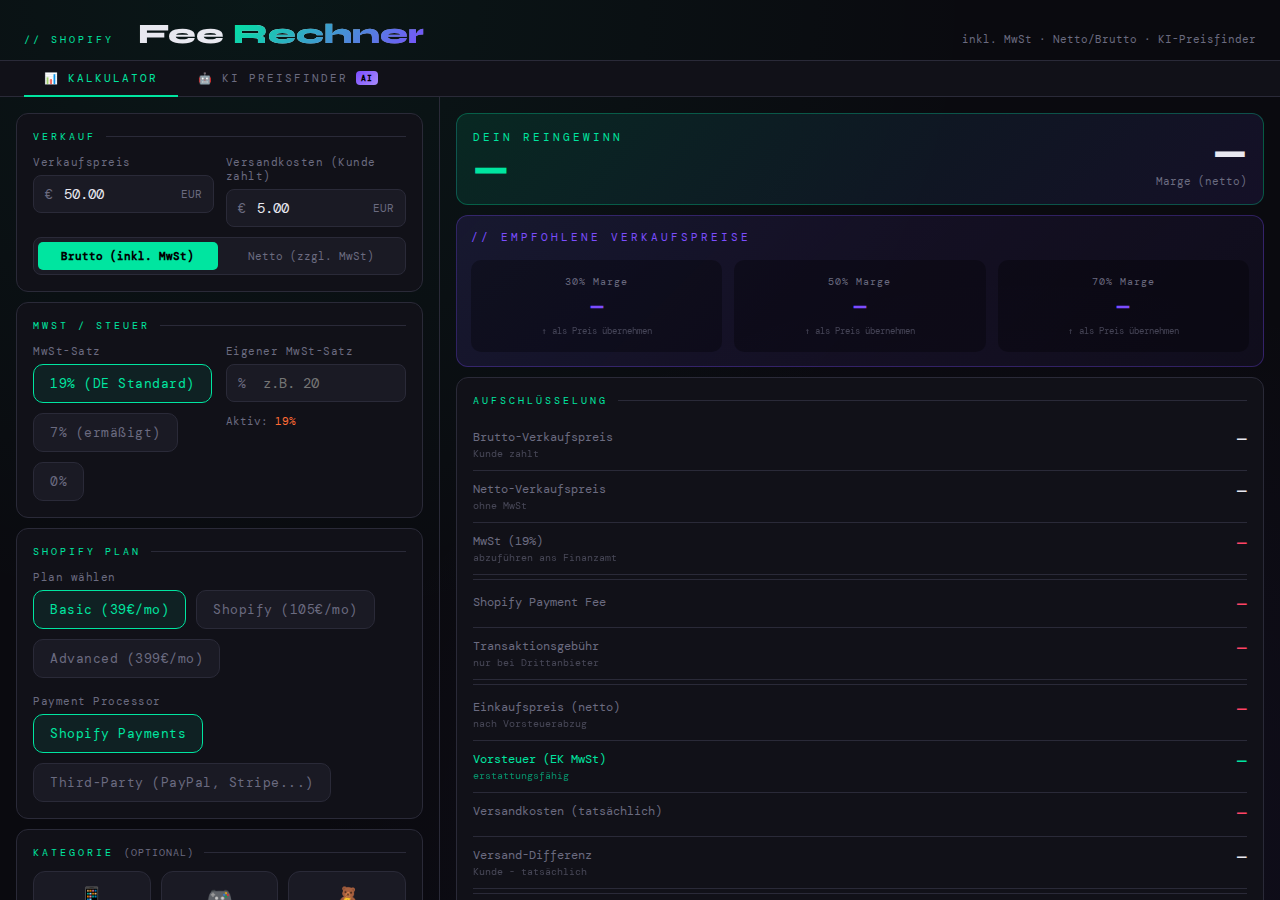
<file: Shopify/Index.html>
<!DOCTYPE html>
<html lang="de">
<head>
<meta charset="UTF-8">
<meta name="viewport" content="width=device-width, initial-scale=1.0">
<title>Shopify Kalkulator</title>
<script>
  // ── Deine Scraper API URL hier eintragen ──
  window.SCRAPER_API_URL = 'https://vercel-scrape-api.vercel.app';
  // ──────────────────────────────────────────
</script>
<link href="https://fonts.googleapis.com/css2?family=DM+Mono:wght@400;500&family=Syne:wght@400;600;700;800&display=swap" rel="stylesheet">
<style>
  :root {
    --bg: #0a0a0f;
    --surface: #111118;
    --surface2: #1a1a24;
    --border: #2a2a38;
    --accent: #00e5a0;
    --accent2: #7c4dff;
    --warn: #ff6b35;
    --text: #e8e8f0;
    --muted: #6b6b80;
    --red: #ff4466;
    --green: #00e5a0;
    --ai: #a78bfa;
    --ai-glow: rgba(167,139,250,0.15);
  }

  * { margin: 0; padding: 0; box-sizing: border-box; }

  body {
    background: var(--bg);
    color: var(--text);
    font-family: 'Syne', sans-serif;
    height: 100vh;
    overflow: hidden;
    background-image: 
      radial-gradient(ellipse at 20% 0%, rgba(0,229,160,0.06) 0%, transparent 50%),
      radial-gradient(ellipse at 80% 100%, rgba(124,77,255,0.06) 0%, transparent 50%);
  }

  /* ── APP SHELL ── */
  .app-shell {
    display: grid;
    grid-template-rows: auto auto 1fr;
    height: 100vh;
    max-width: 1280px;
    margin: 0 auto;
    overflow: hidden;
  }

  header {
    padding: 20px 24px 12px;
    display: flex;
    align-items: baseline;
    gap: 24px;
    border-bottom: 1px solid var(--border);
  }

  .logo {
    font-size: 10px;
    font-family: 'DM Mono', monospace;
    color: var(--accent);
    letter-spacing: 3px;
    text-transform: uppercase;
    white-space: nowrap;
  }

  h1 {
    font-size: 28px;
    font-weight: 800;
    line-height: 1;
    background: linear-gradient(135deg, var(--text) 40%, var(--muted));
    -webkit-background-clip: text;
    -webkit-text-fill-color: transparent;
    white-space: nowrap;
  }

  h1 span {
    background: linear-gradient(135deg, var(--accent), var(--accent2));
    -webkit-background-clip: text;
    -webkit-text-fill-color: transparent;
  }

  .subtitle {
    color: var(--muted);
    font-size: 11px;
    font-family: 'DM Mono', monospace;
    margin-left: auto;
  }

  /* ── TOP TAB NAV ── */
  .top-tab-nav {
    display: flex;
    gap: 0;
    padding: 0 24px;
    border-bottom: 1px solid var(--border);
    background: var(--surface);
    flex-shrink: 0;
  }

  .top-tab {
    padding: 10px 20px;
    font-family: 'DM Mono', monospace;
    font-size: 11px;
    letter-spacing: 2px;
    text-transform: uppercase;
    color: var(--muted);
    cursor: pointer;
    border-bottom: 2px solid transparent;
    margin-bottom: -1px;
    transition: all 0.2s;
    user-select: none;
    display: flex;
    align-items: center;
    gap: 8px;
    white-space: nowrap;
  }

  .top-tab:hover { color: var(--text); }

  .top-tab.active {
    color: var(--accent);
    border-bottom-color: var(--accent);
  }

  .top-tab.ai-tab.active {
    color: var(--ai);
    border-bottom-color: var(--ai);
  }

  .ai-badge {
    background: linear-gradient(135deg, var(--accent2), var(--ai));
    color: #000;
    font-size: 8px;
    font-weight: 700;
    padding: 2px 5px;
    border-radius: 4px;
    letter-spacing: 1px;
  }

  /* ── CONTENT AREA ── */
  .tab-content {
    display: none;
    grid-template-columns: 440px 1fr;
    height: 100%;
    overflow: hidden;
  }

  .tab-content.active { display: grid; }

  .tab-content.single-col {
    grid-template-columns: 1fr;
  }

  /* ── COLUMNS ── */
  .inputs-col {
    overflow-y: auto;
    height: 100%;
    padding: 16px;
    border-right: 1px solid var(--border);
    display: flex;
    flex-direction: column;
    gap: 10px;
    scrollbar-width: thin;
    scrollbar-color: var(--border) transparent;
  }

  .results-col {
    overflow-y: auto;
    height: 100%;
    padding: 16px;
    display: flex;
    flex-direction: column;
    gap: 10px;
    scrollbar-width: thin;
    scrollbar-color: var(--border) transparent;
  }

  /* ── CARDS ── */
  .card {
    background: var(--surface);
    border: 1px solid var(--border);
    border-radius: 12px;
    padding: 16px;
    flex-shrink: 0;
  }

  .card-title {
    font-size: 10px;
    letter-spacing: 3px;
    text-transform: uppercase;
    color: var(--accent);
    font-family: 'DM Mono', monospace;
    margin-bottom: 12px;
    display: flex;
    align-items: center;
    gap: 10px;
  }

  .card-title::after {
    content: '';
    flex: 1;
    height: 1px;
    background: var(--border);
  }

  .grid-2 {
    display: grid;
    grid-template-columns: 1fr 1fr;
    gap: 12px;
  }

  .field {
    display: flex;
    flex-direction: column;
    gap: 6px;
  }

  label {
    font-size: 11px;
    color: var(--muted);
    font-family: 'DM Mono', monospace;
    letter-spacing: 0.5px;
  }

  .input-wrap {
    position: relative;
    display: flex;
    align-items: center;
  }

  .input-prefix {
    position: absolute;
    left: 12px;
    color: var(--muted);
    font-family: 'DM Mono', monospace;
    font-size: 13px;
  }

  .input-suffix {
    position: absolute;
    right: 12px;
    color: var(--muted);
    font-family: 'DM Mono', monospace;
    font-size: 11px;
  }

  input[type="number"], input[type="text"] {
    width: 100%;
    background: var(--surface2);
    border: 1px solid var(--border);
    color: var(--text);
    font-family: 'DM Mono', monospace;
    font-size: 14px;
    padding: 9px 44px 9px 30px;
    border-radius: 8px;
    outline: none;
    transition: border-color 0.2s, box-shadow 0.2s;
    -moz-appearance: textfield;
  }

  input[type="text"] { padding: 9px 12px 9px 12px; }

  input[type="number"]::-webkit-inner-spin-button { -webkit-appearance: none; }

  input[type="number"]:focus, input[type="text"]:focus {
    border-color: var(--accent);
    box-shadow: 0 0 0 3px rgba(0,229,160,0.1);
  }

  input[type="range"] {
    -webkit-appearance: none;
    width: 100%;
    height: 6px;
    background: var(--surface2);
    border-radius: 999px;
    outline: none;
    border: 1px solid var(--border);
    cursor: pointer;
  }

  input[type="range"]::-webkit-slider-thumb {
    -webkit-appearance: none;
    width: 18px;
    height: 18px;
    border-radius: 50%;
    background: var(--ai);
    cursor: pointer;
    box-shadow: 0 0 8px rgba(167,139,250,0.5);
    transition: box-shadow 0.2s;
  }

  input[type="range"]:hover::-webkit-slider-thumb {
    box-shadow: 0 0 16px rgba(167,139,250,0.8);
  }

  .radio-group {
    display: flex;
    gap: 10px;
    flex-wrap: wrap;
  }

  .radio-opt {
    display: flex;
    align-items: center;
    gap: 8px;
    background: var(--surface2);
    border: 1px solid var(--border);
    padding: 10px 16px;
    border-radius: 10px;
    cursor: pointer;
    transition: all 0.2s;
    font-size: 13px;
    font-family: 'DM Mono', monospace;
    white-space: nowrap;
    flex-shrink: 0;
  }

  .radio-opt:hover { border-color: var(--muted); }
  .radio-opt input[type="radio"] { display: none; }
  .radio-opt.active { border-color: var(--accent); background: rgba(0,229,160,0.08); color: var(--accent); }

  .toggle-row {
    display: flex;
    align-items: center;
    background: var(--surface2);
    border: 1px solid var(--border);
    border-radius: 8px;
    padding: 4px;
    margin-top: 10px;
    gap: 4px;
  }

  .toggle-btn {
    flex: 1;
    text-align: center;
    padding: 7px 8px;
    border-radius: 5px;
    cursor: pointer;
    font-size: 11px;
    font-family: 'DM Mono', monospace;
    color: var(--muted);
    transition: all 0.2s;
    user-select: none;
    white-space: nowrap;
    min-width: 0;
    overflow: hidden;
    text-overflow: ellipsis;
  }

  .toggle-btn.active { background: var(--accent); color: #000; font-weight: bold; }

  .calc-btn {
    width: 100%;
    padding: 12px;
    background: var(--accent);
    color: #000;
    font-family: 'Syne', sans-serif;
    font-size: 13px;
    font-weight: 700;
    letter-spacing: 2px;
    text-transform: uppercase;
    border: none;
    border-radius: 10px;
    cursor: pointer;
    transition: all 0.2s;
    flex-shrink: 0;
  }

  .calc-btn:hover {
    background: #00ffb3;
    transform: translateY(-1px);
    box-shadow: 0 8px 24px rgba(0,229,160,0.25);
  }

  /* ── AI SEARCH BTN ── */
  .ai-btn {
    width: 100%;
    padding: 14px;
    background: linear-gradient(135deg, #7c4dff, var(--ai));
    color: #fff;
    font-family: 'Syne', sans-serif;
    font-size: 13px;
    font-weight: 700;
    letter-spacing: 2px;
    text-transform: uppercase;
    border: none;
    border-radius: 10px;
    cursor: pointer;
    transition: all 0.2s;
    flex-shrink: 0;
    display: flex;
    align-items: center;
    justify-content: center;
    gap: 10px;
    position: relative;
    overflow: hidden;
  }

  .ai-btn::before {
    content: '';
    position: absolute;
    inset: 0;
    background: linear-gradient(135deg, transparent 0%, rgba(255,255,255,0.1) 50%, transparent 100%);
    transform: translateX(-100%);
    transition: transform 0.5s;
  }

  .ai-btn:hover::before { transform: translateX(100%); }

  .ai-btn:hover {
    transform: translateY(-1px);
    box-shadow: 0 8px 28px rgba(124,77,255,0.4);
  }

  .ai-btn:disabled {
    opacity: 0.6;
    cursor: not-allowed;
    transform: none;
  }

  .ai-spinner {
    width: 16px;
    height: 16px;
    border: 2px solid rgba(255,255,255,0.3);
    border-top-color: #fff;
    border-radius: 50%;
    animation: spin 0.8s linear infinite;
    display: none;
  }

  @keyframes spin { to { transform: rotate(360deg); } }

  /* ── RESULTS ── */
  @keyframes fadeIn {
    from { opacity: 0; transform: translateY(10px); }
    to { opacity: 1; transform: translateY(0); }
  }

  .result-row {
    display: flex;
    justify-content: space-between;
    align-items: flex-start;
    padding: 10px 0;
    border-bottom: 1px solid var(--border);
    gap: 8px;
    min-width: 0;
  }

  .result-row:last-child { border-bottom: none; }

  .result-label {
    font-size: 12px;
    color: var(--muted);
    font-family: 'DM Mono', monospace;
    flex: 1;
    min-width: 0;
  }

  .result-label small {
    display: block;
    font-size: 10px;
    margin-top: 2px;
    opacity: 0.6;
  }

  .result-value {
    font-family: 'DM Mono', monospace;
    font-size: 16px;
    font-weight: 500;
    text-align: right;
    flex-shrink: 0;
    min-width: 80px;
    max-width: 50%;
  }

  .result-value.neg { color: var(--red); }
  .result-value.pos { color: var(--green); }
  .result-value.warn { color: var(--warn); }
  .result-value.accent2 { color: var(--accent2); }

  .profit-hero {
    background: linear-gradient(135deg, rgba(0,229,160,0.1), rgba(124,77,255,0.1));
    border: 1px solid rgba(0,229,160,0.3);
    border-radius: 12px;
    padding: 16px;
    display: flex;
    justify-content: space-between;
    align-items: center;
  }

  .profit-hero-label {
    font-size: 11px;
    letter-spacing: 3px;
    text-transform: uppercase;
    color: var(--accent);
    font-family: 'DM Mono', monospace;
    margin-bottom: 6px;
  }

  .profit-hero-value {
    font-size: 38px;
    font-weight: 800;
    color: var(--accent);
    line-height: 1;
  }

  .profit-hero-margin { text-align: right; }
  .profit-hero-margin .big { font-size: 36px; font-weight: 800; color: var(--text); }
  .profit-hero-margin small { display: block; color: var(--muted); font-size: 11px; font-family: 'DM Mono', monospace; }

  .recommend-card {
    background: linear-gradient(135deg, rgba(124,77,255,0.12), rgba(124,77,255,0.05));
    border: 1px solid rgba(124,77,255,0.3);
    border-radius: 12px;
    padding: 14px;
    flex-shrink: 0;
  }

  .recommend-title {
    font-size: 11px;
    letter-spacing: 3px;
    text-transform: uppercase;
    color: var(--accent2);
    font-family: 'DM Mono', monospace;
    margin-bottom: 16px;
  }

  .recommend-grid {
    display: grid;
    grid-template-columns: repeat(3, 1fr);
    gap: 12px;
  }

  .recommend-item {
    background: rgba(0,0,0,0.3);
    border-radius: 10px;
    padding: 14px;
    text-align: center;
    cursor: pointer;
    border: 1px solid transparent;
    transition: all 0.2s;
    user-select: none;
  }

  .recommend-item:hover {
    border-color: rgba(124,77,255,0.4);
    background: rgba(124,77,255,0.08);
    transform: translateY(-2px);
  }

  .recommend-item .r-label { font-size: 10px; color: var(--muted); font-family: 'DM Mono', monospace; margin-bottom: 6px; letter-spacing: 1px; }
  .recommend-item .r-val { font-size: 20px; font-weight: 700; color: var(--accent2); font-family: 'DM Mono', monospace; }
  .recommend-item .r-margin { font-size: 10px; color: var(--muted); font-family: 'DM Mono', monospace; margin-top: 4px; }
  .recommend-item .r-click-hint { font-size: 9px; font-family: 'DM Mono', monospace; color: var(--muted); margin-top: 5px; opacity: 0.6; }

  .divider { height: 1px; background: var(--border); margin: 4px 0; }

  .cost-type-toggle {
    display: flex;
    background: var(--surface2);
    border: 1px solid var(--border);
    border-radius: 8px;
    padding: 4px;
    gap: 4px;
  }

  .cost-type-btn {
    flex: 1;
    text-align: center;
    padding: 6px 8px;
    border-radius: 5px;
    cursor: pointer;
    font-size: 11px;
    font-family: 'DM Mono', monospace;
    color: var(--muted);
    transition: all 0.2s;
    user-select: none;
  }

  .cost-type-btn.active { background: rgba(124,77,255,0.3); color: var(--accent2); font-weight: bold; }

  .ek-vat-row {
    display: flex;
    align-items: center;
    gap: 10px;
    margin-top: 10px;
    flex-wrap: wrap;
  }

  .ek-vat-field {
    display: flex;
    align-items: center;
    gap: 6px;
    background: var(--surface2);
    border: 1px solid var(--border);
    border-radius: 8px;
    padding: 6px 10px;
    font-size: 12px;
    font-family: 'DM Mono', monospace;
    color: var(--muted);
  }

  .ek-vat-field input {
    width: 48px;
    background: transparent;
    border: none;
    color: var(--text);
    font-family: 'DM Mono', monospace;
    font-size: 13px;
    outline: none;
    text-align: center;
    -moz-appearance: textfield;
    padding: 0;
  }

  .ek-vat-field input::-webkit-inner-spin-button { -webkit-appearance: none; }

  .ek-vat-toggle {
    display: flex;
    background: var(--surface2);
    border: 1px solid var(--border);
    border-radius: 8px;
    padding: 4px;
    gap: 3px;
  }

  .ek-vat-btn {
    padding: 5px 10px;
    border-radius: 5px;
    cursor: pointer;
    font-size: 10px;
    font-family: 'DM Mono', monospace;
    color: var(--muted);
    transition: all 0.2s;
    user-select: none;
  }

  .ek-vat-btn.active { background: rgba(0,229,160,0.2); color: var(--green); }
  .ek-vat-btn.active-off { background: rgba(255,68,102,0.15); color: var(--red); }

  /* ── CATEGORY ── */
  .cat-card {
    background: var(--surface);
    border: 1px solid var(--border);
    border-radius: 12px;
    padding: 16px;
    flex-shrink: 0;
  }

  .cat-grid {
    display: grid;
    grid-template-columns: repeat(3, 1fr);
    gap: 10px;
  }

  .cat-btn {
    background: var(--surface2);
    border: 1px solid var(--border);
    border-radius: 12px;
    padding: 14px 10px;
    cursor: pointer;
    text-align: center;
    transition: all 0.2s;
    user-select: none;
  }

  .cat-btn:hover { border-color: rgba(124,77,255,0.4); transform: translateY(-1px); }
  .cat-btn.active { border-color: var(--accent2); background: rgba(124,77,255,0.1); }
  .cat-btn .c-emoji { font-size: 22px; display: block; margin-bottom: 6px; }
  .cat-btn .c-name  { font-size: 12px; font-weight: 700; color: var(--text); display: block; }
  .cat-btn .c-range { font-size: 10px; font-family: 'DM Mono', monospace; color: var(--muted); display: block; margin-top: 3px; }
  .cat-btn.active .c-range { color: var(--accent2); }

  .cat-info-box {
    display: none;
    margin-top: 16px;
    background: rgba(124,77,255,0.07);
    border: 1px solid rgba(124,77,255,0.2);
    border-radius: 10px;
    padding: 14px 16px;
    font-size: 12px;
    font-family: 'DM Mono', monospace;
    color: var(--muted);
    line-height: 1.6;
    animation: fadeIn 0.3s ease;
  }

  .cat-info-box strong { color: var(--accent2); }

  /* ── COMPETITOR SECTION (calc tab) ── */
  .comp-input-card {
    background: linear-gradient(135deg, rgba(124,77,255,0.08), rgba(124,77,255,0.03));
    border: 1px solid rgba(124,77,255,0.25);
    border-radius: 12px;
    padding: 16px;
    flex-shrink: 0;
  }

  .comp-hint {
    font-size: 11px;
    font-family: 'DM Mono', monospace;
    color: var(--muted);
    margin-top: 8px;
    display: flex;
    align-items: center;
    gap: 6px;
  }

  .comp-analysis { display: none; animation: fadeIn 0.4s ease; }

  .comp-analysis-card {
    background: var(--surface);
    border: 1px solid rgba(124,77,255,0.25);
    border-radius: 12px;
    padding: 16px;
  }

  .comp-analysis-title {
    font-size: 11px;
    letter-spacing: 3px;
    text-transform: uppercase;
    color: var(--accent2);
    font-family: 'DM Mono', monospace;
    margin-bottom: 20px;
    display: flex;
    align-items: center;
    gap: 10px;
  }

  .comp-analysis-title::after { content: ''; flex: 1; height: 1px; background: rgba(124,77,255,0.2); }

  .comp-strategies {
    display: grid;
    grid-template-columns: repeat(3, 1fr);
    gap: 10px;
    margin-bottom: 18px;
  }

  .comp-strat {
    background: var(--surface2);
    border: 1px solid var(--border);
    border-radius: 12px;
    padding: 14px 12px;
    text-align: center;
    transition: border-color 0.2s, transform 0.15s;
    cursor: pointer;
    user-select: none;
  }

  .comp-strat:hover { border-color: rgba(124,77,255,0.5); transform: translateY(-2px); }
  .comp-strat.winner { border-color: var(--accent2); background: rgba(124,77,255,0.1); }
  .comp-strat .s-label { font-size: 10px; font-family: 'DM Mono', monospace; color: var(--muted); letter-spacing: 1px; margin-bottom: 8px; }
  .comp-strat.winner .s-label { color: var(--accent2); }
  .comp-strat .s-price { font-size: 20px; font-weight: 700; font-family: 'DM Mono', monospace; color: var(--text); margin-bottom: 4px; }
  .comp-strat.winner .s-price { color: var(--accent2); }
  .comp-strat .s-diff { font-size: 11px; font-family: 'DM Mono', monospace; color: var(--muted); }
  .comp-strat .s-margin { font-size: 10px; font-family: 'DM Mono', monospace; margin-top: 4px; padding: 2px 6px; border-radius: 4px; display: inline-block; }
  .comp-strat.winner .s-margin { background: rgba(124,77,255,0.2); color: var(--accent2); }
  .comp-strat .s-click-hint { font-size: 9px; font-family: 'DM Mono', monospace; color: var(--muted); margin-top: 6px; opacity: 0.6; }
  .comp-strat.winner .s-click-hint { color: var(--accent2); opacity: 0.8; }

  .comp-verdict {
    background: rgba(124,77,255,0.08);
    border: 1px solid rgba(124,77,255,0.2);
    border-radius: 10px;
    padding: 14px 16px;
    font-size: 13px;
    font-family: 'DM Mono', monospace;
    color: var(--text);
    line-height: 1.6;
  }

  .comp-verdict strong { color: var(--accent2); }

  .comp-vs-bar {
    display: flex;
    align-items: center;
    gap: 8px;
    margin-bottom: 18px;
    background: var(--surface2);
    border-radius: 12px;
    padding: 12px;
    flex-wrap: wrap;
  }

  .comp-vs-item { flex: 1; text-align: center; min-width: 0; }
  .comp-vs-item .cv-label { font-size: 10px; font-family: 'DM Mono', monospace; color: var(--muted); margin-bottom: 4px; letter-spacing: 1px; }
  .comp-vs-item .cv-val { font-size: 18px; font-weight: 700; font-family: 'DM Mono', monospace; }
  .comp-vs-sep { font-size: 16px; color: var(--muted); font-weight: 300; flex-shrink: 0; }
  .comp-vs-diff-badge { font-size: 10px; font-family: 'DM Mono', monospace; padding: 4px 8px; border-radius: 6px; white-space: nowrap; flex-shrink: 0; }
  .badge-red { background: rgba(255,68,102,0.15); color: #ff4466; }
  .badge-green { background: rgba(0,229,160,0.15); color: var(--green); }
  .badge-yellow { background: rgba(255,193,7,0.15); color: #ffc107; }

  /* ── BANNERS ── */
  .sim-banner {
    display: none;
    align-items: center;
    justify-content: space-between;
    gap: 8px;
    background: rgba(124,77,255,0.12);
    border: 1px solid rgba(124,77,255,0.35);
    border-radius: 12px;
    padding: 16px 14px;
    margin-bottom: 0;
    animation: fadeIn 0.3s ease;
    flex-wrap: wrap;
  }

  .sim-banner-label {
    font-size: 11px;
    font-family: 'DM Mono', monospace;
    color: var(--accent2);
    display: flex;
    align-items: center;
    gap: 4px;
    flex: 1;
  }

  .sim-banner-label strong { font-size: 13px; color: var(--text); }

  .sim-reset-btn {
    background: transparent;
    border: 1px solid rgba(124,77,255,0.4);
    color: var(--accent2);
    font-family: 'DM Mono', monospace;
    font-size: 11px;
    padding: 5px 10px;
    border-radius: 8px;
    cursor: pointer;
    transition: all 0.2s;
    white-space: nowrap;
    flex-shrink: 0;
  }

  .sim-reset-btn:hover { background: rgba(124,77,255,0.15); border-color: var(--accent2); }

  /* ── AMPEL ── */
  .ampel-wrap { display: none; animation: fadeIn 0.4s ease; }

  .ampel-card {
    background: var(--surface);
    border: 1px solid var(--border);
    border-radius: 12px;
    padding: 16px;
    display: flex;
    align-items: center;
    gap: 16px;
  }

  .ampel-housing {
    background: #0d0d14;
    border: 2px solid #2a2a38;
    border-radius: 14px;
    padding: 10px 8px;
    display: flex;
    flex-direction: column;
    gap: 8px;
    box-shadow: inset 0 2px 8px rgba(0,0,0,0.5);
  }

  .ampel-light {
    width: 26px; height: 26px;
    border-radius: 50%;
    background: #1a1a24;
    border: 2px solid #2a2a38;
    transition: all 0.4s;
  }

  .ampel-light.on-red { background: #ff4466; border-color: #ff4466; box-shadow: 0 0 16px rgba(255,68,102,0.7), 0 0 32px rgba(255,68,102,0.3); }
  .ampel-light.on-yellow { background: #ffc107; border-color: #ffc107; box-shadow: 0 0 16px rgba(255,193,7,0.7), 0 0 32px rgba(255,193,7,0.3); }
  .ampel-light.on-green { background: #00e5a0; border-color: #00e5a0; box-shadow: 0 0 16px rgba(0,229,160,0.7), 0 0 32px rgba(0,229,160,0.3); }

  .ampel-info { flex: 1; }
  .ampel-status { font-size: 22px; font-weight: 800; margin-bottom: 4px; }
  .ampel-status.red { color: #ff4466; }
  .ampel-status.yellow { color: #ffc107; }
  .ampel-status.green { color: #00e5a0; }
  .ampel-desc { font-size: 13px; color: var(--muted); font-family: 'DM Mono', monospace; line-height: 1.5; }

  .ampel-bar-wrap { margin-top: 14px; }
  .ampel-bar-track { height: 8px; border-radius: 999px; background: var(--surface2); overflow: hidden; }
  .ampel-bar-fill { height: 100%; border-radius: 999px; transition: width 0.6s cubic-bezier(0.34,1.56,0.64,1), background 0.4s; }
  .ampel-bar-labels { display: flex; justify-content: space-between; margin-top: 6px; font-size: 10px; font-family: 'DM Mono', monospace; color: var(--muted); }
  .ampel-bar-labels span { display: flex; align-items: center; gap: 4px; }
  .ampel-bar-labels span::before { content: ''; width: 6px; height: 6px; border-radius: 50%; }
  .ampel-bar-labels .l-red::before { background: #ff4466; }
  .ampel-bar-labels .l-yellow::before { background: #ffc107; }
  .ampel-bar-labels .l-green::before { background: #00e5a0; }

  .calc-trace {
    display: block;
    font-size: 9px;
    font-family: 'DM Mono', monospace;
    color: var(--muted);
    opacity: 0.55;
    margin-top: 2px;
    letter-spacing: 0.2px;
    overflow-wrap: break-word;
    word-break: break-word;
    white-space: normal;
  }

  /* ── AI TAB SPECIFIC ── */
  .ai-card {
    background: var(--surface);
    border: 1px solid rgba(167,139,250,0.2);
    border-radius: 12px;
    padding: 16px;
    flex-shrink: 0;
    position: relative;
  }

  .ai-card::before {
    content: '';
    position: absolute;
    inset: -1px;
    border-radius: 13px;
    background: linear-gradient(135deg, rgba(167,139,250,0.15), transparent 50%, rgba(0,229,160,0.08));
    z-index: -1;
    pointer-events: none;
  }

  .ai-card-title {
    font-size: 10px;
    letter-spacing: 3px;
    text-transform: uppercase;
    color: var(--ai);
    font-family: 'DM Mono', monospace;
    margin-bottom: 12px;
    display: flex;
    align-items: center;
    gap: 10px;
  }

  .ai-card-title::after { content: ''; flex: 1; height: 1px; background: rgba(167,139,250,0.2); }

  /* Product search input */
  .search-input-wrap {
    position: relative;
    display: flex;
    align-items: center;
    gap: 0;
  }

  .search-input {
    flex: 1;
    background: var(--surface2);
    border: 1px solid rgba(167,139,250,0.3);
    border-right: none;
    color: var(--text);
    font-family: 'DM Mono', monospace;
    font-size: 14px;
    padding: 10px 14px;
    border-radius: 8px 0 0 8px;
    outline: none;
    transition: border-color 0.2s, box-shadow 0.2s;
    width: 100%;
  }

  .search-input:focus {
    border-color: var(--ai);
    box-shadow: 0 0 0 3px rgba(167,139,250,0.15);
  }

  /* Margin slider */
  .margin-display {
    display: flex;
    align-items: center;
    justify-content: space-between;
    margin-bottom: 8px;
  }

  .margin-display .m-label { font-size: 11px; color: var(--muted); font-family: 'DM Mono', monospace; }
  .margin-display .m-val { font-size: 22px; font-weight: 700; font-family: 'DM Mono', monospace; color: var(--ai); }

  /* AI Results */
  .ai-results-empty {
    display: flex;
    flex-direction: column;
    align-items: center;
    justify-content: center;
    gap: 16px;
    padding: 60px 24px;
    text-align: center;
    color: var(--muted);
    font-family: 'DM Mono', monospace;
    font-size: 12px;
  }

  .ai-results-empty .empty-icon {
    font-size: 48px;
    opacity: 0.4;
    filter: grayscale(0.5);
  }

  .ai-results-empty p { line-height: 1.7; max-width: 280px; }

  /* AI Loading */
  /* ── LOADING PROGRESS ── */
  /* ── SHOP STATUS LIST (in loading step 2) ── */
  .ai-shop-list {
    display: none;
    flex-wrap: wrap;
    gap: 6px;
    margin-top: 10px;
  }

  .ai-shop-item {
    display: flex;
    align-items: center;
    gap: 6px;
    font-size: 10px;
    font-family: 'DM Mono', monospace;
    padding: 5px 10px;
    border-radius: 8px;
    background: var(--surface2);
    border: 1px solid var(--border);
    color: var(--muted);
    transition: all 0.25s;
    white-space: nowrap;
  }

  .ai-shop-item .shop-icon { font-size: 12px; }
  .ai-shop-item .shop-result { margin-left: 2px; font-weight: 700; }

  .ai-shop-item.pending { opacity: 0.45; }

  .ai-shop-item.active {
    border-color: var(--ai);
    color: var(--ai);
    background: rgba(167,139,250,0.12);
    box-shadow: 0 0 10px rgba(167,139,250,0.2);
    animation: shopPulse 1.2s ease-in-out infinite;
  }

  .ai-shop-item.done-found {
    border-color: var(--green);
    color: var(--green);
    background: rgba(0,229,160,0.08);
  }

  .ai-shop-item.done-empty {
    border-color: var(--border);
    color: var(--muted);
    opacity: 0.45;
    text-decoration: line-through;
  }

  @keyframes shopPulse {
    0%, 100% { box-shadow: 0 0 6px rgba(167,139,250,0.2); }
    50% { box-shadow: 0 0 16px rgba(167,139,250,0.5); }
  }

  .ai-loading {
    display: none;
    flex-direction: column;
    gap: 0;
    padding: 32px 24px;
    animation: fadeIn 0.3s ease;
  }

  .ai-loading-header {
    display: flex;
    align-items: center;
    gap: 14px;
    margin-bottom: 28px;
  }

  .ai-loading-orb {
    width: 44px;
    height: 44px;
    border-radius: 50%;
    background: radial-gradient(circle at 40% 40%, var(--ai), var(--accent2));
    animation: pulse 1.5s ease-in-out infinite;
    box-shadow: 0 0 30px rgba(167,139,250,0.5);
    flex-shrink: 0;
  }

  @keyframes pulse {
    0%, 100% { transform: scale(1); box-shadow: 0 0 30px rgba(167,139,250,0.4); }
    50% { transform: scale(1.08); box-shadow: 0 0 50px rgba(167,139,250,0.7); }
  }

  .ai-loading-title {
    font-family: 'Syne', sans-serif;
    font-size: 18px;
    font-weight: 700;
    color: var(--text);
  }

  .ai-loading-title small {
    display: block;
    font-family: 'DM Mono', monospace;
    font-size: 11px;
    font-weight: 400;
    color: var(--muted);
    margin-top: 2px;
  }

  /* Progress bar */
  .ai-progress-track {
    height: 4px;
    background: var(--surface2);
    border-radius: 999px;
    overflow: hidden;
    margin-bottom: 28px;
    border: 1px solid var(--border);
  }

  .ai-progress-fill {
    height: 100%;
    border-radius: 999px;
    background: linear-gradient(90deg, var(--accent2), var(--ai));
    transition: width 0.8s cubic-bezier(0.4, 0, 0.2, 1);
    box-shadow: 0 0 12px rgba(167,139,250,0.6);
    width: 0%;
  }

  /* Step list */
  .ai-steps {
    display: flex;
    flex-direction: column;
    gap: 0;
  }

  .ai-step {
    display: flex;
    align-items: flex-start;
    gap: 14px;
    padding: 12px 14px;
    border-radius: 10px;
    transition: background 0.3s;
    position: relative;
  }

  .ai-step:not(:last-child)::after {
    content: '';
    position: absolute;
    left: 27px;
    top: 42px;
    width: 2px;
    height: calc(100% - 18px);
    background: var(--border);
  }

  .ai-step.done::after { background: rgba(167,139,250,0.3); }
  .ai-step.active { background: rgba(167,139,250,0.07); }

  .ai-step-icon {
    width: 28px;
    height: 28px;
    border-radius: 50%;
    border: 2px solid var(--border);
    display: flex;
    align-items: center;
    justify-content: center;
    font-size: 12px;
    flex-shrink: 0;
    background: var(--surface2);
    transition: all 0.4s;
    position: relative;
    z-index: 1;
    font-family: 'DM Mono', monospace;
    color: var(--muted);
  }

  .ai-step.done .ai-step-icon {
    background: rgba(167,139,250,0.15);
    border-color: var(--ai);
    color: var(--ai);
  }

  .ai-step.active .ai-step-icon {
    background: var(--ai);
    border-color: var(--ai);
    color: #000;
    box-shadow: 0 0 12px rgba(167,139,250,0.5);
    animation: stepPulse 1s ease-in-out infinite;
  }

  @keyframes stepPulse {
    0%, 100% { box-shadow: 0 0 8px rgba(167,139,250,0.5); }
    50% { box-shadow: 0 0 20px rgba(167,139,250,0.9); }
  }

  .ai-step-body { flex: 1; padding-top: 3px; }

  .ai-step-label {
    font-family: 'DM Mono', monospace;
    font-size: 12px;
    font-weight: 500;
    color: var(--muted);
    transition: color 0.3s;
  }

  .ai-step.done .ai-step-label { color: var(--ai); }
  .ai-step.active .ai-step-label { color: var(--text); }

  .ai-step-desc {
    font-family: 'DM Mono', monospace;
    font-size: 10px;
    color: var(--muted);
    margin-top: 2px;
    opacity: 0;
    transition: opacity 0.3s;
  }

  .ai-step.active .ai-step-desc { opacity: 1; }
  .ai-step.done .ai-step-desc { opacity: 0.5; }

  .ai-step-time {
    font-family: 'DM Mono', monospace;
    font-size: 10px;
    color: var(--muted);
    opacity: 0;
    transition: opacity 0.3s;
    flex-shrink: 0;
    padding-top: 5px;
  }

  .ai-step.done .ai-step-time { opacity: 0.5; }

  .ai-thinking-dots::after {
    content: '';
    animation: dots 1.2s steps(4, end) infinite;
  }

  @keyframes dots {
    0%   { content: ''; }
    25%  { content: '.'; }
    50%  { content: '..'; }
    75%  { content: '...'; }
  }

  /* AI Result cards */
  .ai-results-area {
    display: none;
    flex-direction: column;
    gap: 10px;
    animation: fadeIn 0.4s ease;
  }

  /* Competitor price grid */
  .comp-price-grid {
    display: grid;
    grid-template-columns: repeat(auto-fill, minmax(140px, 1fr));
    gap: 10px;
    margin-bottom: 4px;
  }

  .comp-price-item {
    background: var(--surface2);
    border: 1px solid var(--border);
    border-radius: 10px;
    padding: 12px;
    text-align: center;
    transition: border-color 0.2s, background 0.2s, transform 0.15s;
    cursor: pointer;
    text-decoration: none;
    display: block;
    color: inherit;
  }

  .comp-price-item:hover { border-color: rgba(167,139,250,0.4); background: rgba(167,139,250,0.06); transform: translateY(-2px); }
  .comp-price-item:active { transform: translateY(0); }
  .comp-price-item .cpi-source { font-size: 10px; font-family: 'DM Mono', monospace; color: var(--muted); margin-bottom: 6px; letter-spacing: 1px; }
  .comp-price-item .cpi-price { font-size: 18px; font-weight: 700; font-family: 'DM Mono', monospace; color: var(--text); }
  .comp-price-item .cpi-note { font-size: 10px; font-family: 'DM Mono', monospace; color: var(--muted); margin-top: 4px; }
  .comp-price-item .cpi-link { font-size: 9px; font-family: 'DM Mono', monospace; color: var(--ai); margin-top: 6px; letter-spacing: 1px; opacity: 0.7; }
  .comp-price-item:hover .cpi-link { opacity: 1; }
  .comp-price-item.lowest { border-color: var(--green); background: rgba(0,229,160,0.06); }
  .comp-price-item.lowest .cpi-price { color: var(--green); }
  .comp-price-item.highest { border-color: rgba(255,68,102,0.4); }
  .comp-price-item.highest .cpi-price { color: var(--red); }

  /* EVP Hero */
  .evp-hero {
    background: linear-gradient(135deg, rgba(167,139,250,0.12), rgba(0,229,160,0.08));
    border: 1px solid rgba(167,139,250,0.35);
    border-radius: 16px;
    padding: 20px;
    position: relative;
    overflow: hidden;
  }

  .evp-hero::before {
    content: '✦';
    position: absolute;
    right: 20px;
    top: 50%;
    transform: translateY(-50%);
    font-size: 80px;
    opacity: 0.05;
    color: var(--ai);
  }

  .evp-hero-top {
    display: flex;
    justify-content: space-between;
    align-items: flex-start;
    margin-bottom: 16px;
  }

  .evp-label {
    font-size: 10px;
    letter-spacing: 3px;
    text-transform: uppercase;
    color: var(--ai);
    font-family: 'DM Mono', monospace;
    margin-bottom: 6px;
  }

  .evp-price {
    font-size: 48px;
    font-weight: 800;
    color: var(--text);
    line-height: 1;
    font-family: 'DM Mono', monospace;
  }

  .evp-price span { color: var(--ai); }

  .evp-stats {
    display: grid;
    grid-template-columns: repeat(3, 1fr);
    gap: 8px;
  }

  .evp-stat {
    background: rgba(0,0,0,0.25);
    border-radius: 8px;
    padding: 10px;
    text-align: center;
  }

  .evp-stat .es-label { font-size: 9px; font-family: 'DM Mono', monospace; color: var(--muted); letter-spacing: 1px; margin-bottom: 4px; }
  .evp-stat .es-val { font-size: 16px; font-weight: 700; font-family: 'DM Mono', monospace; }

  .evp-actions {
    display: flex;
    gap: 10px;
    margin-top: 14px;
  }

  .evp-apply-btn {
    flex: 1;
    padding: 10px 16px;
    background: var(--ai);
    color: #000;
    font-family: 'Syne', sans-serif;
    font-size: 12px;
    font-weight: 700;
    letter-spacing: 1px;
    text-transform: uppercase;
    border: none;
    border-radius: 8px;
    cursor: pointer;
    transition: all 0.2s;
  }

  .evp-apply-btn:hover { background: #c4b5fd; transform: translateY(-1px); }

  .evp-secondary-btn {
    padding: 10px 16px;
    background: transparent;
    color: var(--ai);
    font-family: 'DM Mono', monospace;
    font-size: 11px;
    border: 1px solid rgba(167,139,250,0.4);
    border-radius: 8px;
    cursor: pointer;
    transition: all 0.2s;
    white-space: nowrap;
  }

  .evp-secondary-btn:hover { background: rgba(167,139,250,0.1); border-color: var(--ai); }

  /* AI breakdown */
  .ai-breakdown {
    background: var(--surface);
    border: 1px solid rgba(167,139,250,0.2);
    border-radius: 12px;
    padding: 16px;
  }

  .ai-breakdown-title {
    font-size: 10px;
    letter-spacing: 3px;
    text-transform: uppercase;
    color: var(--ai);
    font-family: 'DM Mono', monospace;
    margin-bottom: 12px;
    display: flex;
    align-items: center;
    gap: 10px;
  }

  .ai-breakdown-title::after { content: ''; flex: 1; height: 1px; background: rgba(167,139,250,0.2); }

  /* AI strategy cards */
  .ai-strat-grid {
    display: grid;
    grid-template-columns: repeat(3, 1fr);
    gap: 10px;
    margin-top: 12px;
  }

  .ai-strat-card {
    background: var(--surface2);
    border: 1px solid var(--border);
    border-radius: 10px;
    padding: 14px;
    text-align: center;
    cursor: pointer;
    transition: all 0.2s;
    user-select: none;
  }

  .ai-strat-card:hover { border-color: rgba(167,139,250,0.5); transform: translateY(-2px); }
  .ai-strat-card.recommended { border-color: var(--ai); background: rgba(167,139,250,0.1); }
  .ai-strat-card .asc-name { font-size: 10px; font-family: 'DM Mono', monospace; color: var(--muted); margin-bottom: 8px; letter-spacing: 1px; }
  .ai-strat-card.recommended .asc-name { color: var(--ai); }
  .ai-strat-card .asc-price { font-size: 20px; font-weight: 700; font-family: 'DM Mono', monospace; margin-bottom: 4px; }
  .ai-strat-card.recommended .asc-price { color: var(--ai); }
  .ai-strat-card .asc-margin { font-size: 11px; font-family: 'DM Mono', monospace; color: var(--muted); }
  .ai-strat-card .asc-tag { font-size: 9px; font-family: 'DM Mono', monospace; margin-top: 6px; padding: 2px 6px; border-radius: 4px; display: inline-block; }
  .ai-strat-card.recommended .asc-tag { background: rgba(167,139,250,0.2); color: var(--ai); }

  /* AI analysis text */
  .ai-analysis-box {
    background: var(--surface2);
    border: 1px solid rgba(167,139,250,0.15);
    border-radius: 10px;
    padding: 16px;
    font-size: 13px;
    font-family: 'DM Mono', monospace;
    color: var(--text);
    line-height: 1.8;
  }

  .ai-analysis-box strong { color: var(--ai); }
  .ai-analysis-box .verdict-line { margin-bottom: 8px; }

  /* Success applied banner */
  .applied-banner {
    display: none;
    align-items: center;
    gap: 10px;
    background: rgba(0,229,160,0.1);
    border: 1px solid rgba(0,229,160,0.35);
    border-radius: 10px;
    padding: 12px 16px;
    font-size: 12px;
    font-family: 'DM Mono', monospace;
    color: var(--accent);
    animation: fadeIn 0.3s ease;
  }

  /* Error box */
  .ai-error-box {
    display: none;
    background: rgba(255,68,102,0.08);
    border: 1px solid rgba(255,68,102,0.3);
    border-radius: 10px;
    padding: 16px;
    font-size: 12px;
    font-family: 'DM Mono', monospace;
    color: var(--red);
    line-height: 1.6;
    animation: fadeIn 0.3s ease;
  }

  /* Plan sync note */
  .sync-note {
    display: flex;
    align-items: center;
    gap: 8px;
    font-size: 11px;
    font-family: 'DM Mono', monospace;
    color: var(--muted);
    background: var(--surface2);
    border: 1px solid var(--border);
    border-radius: 8px;
    padding: 8px 12px;
    margin-top: 4px;
  }

  .sync-dot {
    width: 6px; height: 6px;
    border-radius: 50%;
    background: var(--accent);
    box-shadow: 0 0 6px rgba(0,229,160,0.6);
    flex-shrink: 0;
  }

  /* ── MOBILE ── */
  .mob-tabs {
    display: none;
    position: fixed;
    bottom: 0; left: 0; right: 0;
    height: 56px;
    background: var(--surface);
    border-top: 1px solid var(--border);
    z-index: 100;
    grid-template-columns: 1fr 1fr;
  }

  .mob-tab {
    display: flex;
    flex-direction: column;
    align-items: center;
    justify-content: center;
    gap: 3px;
    font-family: 'DM Mono', monospace;
    font-size: 10px;
    color: var(--muted);
    cursor: pointer;
    transition: color 0.2s;
    letter-spacing: 1px;
    text-transform: uppercase;
    user-select: none;
  }

  .mob-tab.active { color: var(--accent); }
  .mob-tab svg { width: 18px; height: 18px; stroke-width: 2; fill: none; stroke: currentColor; }

  .mob-profit-bar {
    display: none;
    align-items: center;
    justify-content: space-between;
    background: var(--surface);
    border: 1px solid var(--border);
    border-radius: 10px;
    padding: 10px 14px;
    margin-bottom: 4px;
    flex-shrink: 0;
  }

  .mob-profit-bar .mpb-label { font-size: 10px; font-family: 'DM Mono', monospace; color: var(--muted); }
  .mob-profit-bar .mpb-val { font-size: 20px; font-weight: 800; color: var(--accent); font-family: 'DM Mono', monospace; }
  .mob-profit-bar .mpb-margin { font-size: 13px; font-weight: 700; font-family: 'DM Mono', monospace; }

  @media (max-width: 860px) {
    html, body { height: 100%; overflow: hidden; }
    .app-shell { grid-template-rows: auto auto 1fr; max-width: 100%; }
    header { padding: 12px 14px; gap: 8px; }
    h1 { font-size: 20px; }
    .subtitle { display: none; }
    .top-tab-nav { padding: 0 10px; }
    .top-tab { padding: 8px 12px; font-size: 10px; }
    .tab-content { grid-template-columns: 1fr; }
    .inputs-col { border-right: none; height: 100%; padding: 10px 12px 70px; }
    .results-col { grid-column: 1; height: 100%; padding: 10px 12px 70px; display: none; }
    .results-col.mob-active { display: flex; }
    .inputs-col.mob-hidden { display: none; }
    .mob-tabs { display: grid; }
    .mob-profit-bar { display: flex; }
    .grid-2 { grid-template-columns: 1fr; }
    .recommend-grid { grid-template-columns: 1fr 1fr; }
    .cat-grid { grid-template-columns: repeat(3, 1fr); }
    .comp-strategies { grid-template-columns: 1fr; gap: 6px; }
    .profit-hero { flex-direction: row; }
    .profit-hero-value { font-size: 28px; }
    .profit-hero-margin .big { font-size: 22px; }
    .evp-price { font-size: 36px; }
    .ai-strat-grid { grid-template-columns: 1fr; }
    .evp-stats { grid-template-columns: 1fr 1fr 1fr; }
    .comp-price-grid { grid-template-columns: 1fr 1fr; }
  }

  @media (max-width: 480px) {
    .recommend-grid { grid-template-columns: 1fr; }
    .cat-grid { grid-template-columns: repeat(2, 1fr); }
    .evp-stats { grid-template-columns: 1fr 1fr; }
  }

  /* ── TREND TOOLTIP ── */
  .trend-row {
    position: relative;
    display: flex;
    align-items: center;
    justify-content: space-between;
    padding: 6px 8px;
    background: rgba(255,255,255,0.03);
    border-radius: 6px;
    margin-bottom: 8px;
    cursor: help;
    user-select: none;
    transition: background 0.2s;
  }
  .trend-row:hover { background: rgba(255,255,255,0.07); }

  .trend-tooltip {
    display: none;
    position: absolute;
    bottom: calc(100% + 8px);
    left: 0;
    right: 0;
    background: #1e1e2e;
    border: 1px solid var(--border);
    border-radius: 10px;
    padding: 12px 14px;
    z-index: 999;
    box-shadow: 0 8px 32px rgba(0,0,0,0.6);
    pointer-events: none;
  }
  .trend-row:hover .trend-tooltip,
  .trend-row.tooltip-open .trend-tooltip {
    display: block;
    animation: fadeIn 0.15s ease;
  }
  .trend-tooltip-title {
    font-size: 10px;
    letter-spacing: 2px;
    text-transform: uppercase;
    color: var(--accent);
    font-family: 'DM Mono', monospace;
    margin-bottom: 8px;
  }
  .trend-tooltip-row {
    display: grid;
    grid-template-columns: 20px 1fr auto;
    align-items: baseline;
    gap: 6px;
    padding: 4px 0;
    border-bottom: 1px solid rgba(255,255,255,0.05);
    font-family: 'DM Mono', monospace;
    font-size: 11px;
    line-height: 1.5;
  }
  .trend-tooltip-row:last-child { border-bottom: none; }
  .trend-tooltip-row .tt-cond { color: var(--muted); }
  .trend-tooltip-row .tt-result { white-space: nowrap; font-weight: 700; }
  .trend-tooltip-note {
    margin-top: 8px;
    font-size: 10px;
    color: var(--muted);
    font-family: 'DM Mono', monospace;
    opacity: 0.6;
    line-height: 1.5;
    border-top: 1px solid rgba(255,255,255,0.06);
    padding-top: 8px;
  }
</style>
</head>
<body>
<div class="app-shell">
  <!-- HEADER -->
  <header>
    <div class="logo">// Shopify</div>
    <h1>Fee <span>Rechner</span></h1>
    <div class="subtitle">inkl. MwSt · Netto/Brutto · KI-Preisfinder</div>
  </header>

  <!-- TOP TAB NAV -->
  <nav class="top-tab-nav">
    <div class="top-tab active" onclick="switchMainTab('calc')">
      <span>📊</span> Kalkulator
    </div>
    <div class="top-tab ai-tab" onclick="switchMainTab('ai')">
      <span>🤖</span> KI Preisfinder <span class="ai-badge">AI</span>
    </div>
  </nav>

  <!-- ══════════════════════════════════════════
       TAB 1: KALKULATOR
  ══════════════════════════════════════════ -->
  <div class="tab-content active" id="tabCalc">
    <!-- LEFT: INPUTS -->
    <div class="inputs-col" id="inputsCol">
      <div class="mob-profit-bar" id="mobProfitBarTop">
        <div><div class="mpb-label">Reingewinn</div><div class="mpb-val" id="mobProfit2">—</div></div>
        <div class="mpb-margin" id="mobMargin2" style="color:var(--accent)">—</div>
      </div>

      <!-- VERKAUFSPREIS -->
      <div class="card">
        <div class="card-title">Verkauf</div>
        <div class="grid-2">
          <div class="field">
            <label>Verkaufspreis</label>
            <div class="input-wrap">
              <span class="input-prefix">€</span>
              <input type="number" id="salePrice" value="50.00" step="0.01" min="0">
              <span class="input-suffix">EUR</span>
            </div>
          </div>
          <div class="field">
            <label>Versandkosten (Kunde zahlt)</label>
            <div class="input-wrap">
              <span class="input-prefix">€</span>
              <input type="number" id="shippingCharged" value="5.00" step="0.01" min="0">
              <span class="input-suffix">EUR</span>
            </div>
          </div>
        </div>
        <div style="margin-top:10px;">
          <div class="toggle-row">
            <div class="toggle-btn active" id="btnBrutto" onclick="setPriceType('brutto')">Brutto (inkl. MwSt)</div>
            <div class="toggle-btn" id="btnNetto" onclick="setPriceType('netto')">Netto (zzgl. MwSt)</div>
          </div>
        </div>
      </div>

      <!-- MWST -->
      <div class="card">
        <div class="card-title">MwSt / Steuer</div>
        <div class="grid-2">
          <div class="field">
            <label>MwSt-Satz</label>
            <div class="radio-group" id="vatGroup">
              <label class="radio-opt active" onclick="setVat(19, this)"><input type="radio" name="vat" value="19" checked> 19% (DE Standard)</label>
              <label class="radio-opt" onclick="setVat(7, this)"><input type="radio" name="vat" value="7"> 7% (ermäßigt)</label>
              <label class="radio-opt" onclick="setVat(0, this)"><input type="radio" name="vat" value="0"> 0%</label>
            </div>
          </div>
          <div class="field">
            <label>Eigener MwSt-Satz</label>
            <div class="input-wrap">
              <span class="input-prefix">%</span>
              <input type="number" id="customVat" placeholder="z.B. 20" step="0.1" min="0" max="100" style="padding-left:36px;" oninput="setVatCustom(this.value)">
            </div>
            <div id="vatInfo" style="font-size:11px;color:var(--muted);font-family:'DM Mono',monospace;margin-top:6px;">
              Aktiv: <span id="vatDisplay" style="color:var(--warn);">19%</span>
            </div>
          </div>
        </div>
      </div>

      <!-- SHOPIFY PLAN -->
      <div class="card">
        <div class="card-title">Shopify Plan</div>
        <div class="field">
          <label>Plan wählen</label>
          <div class="radio-group" id="planGroup">
            <label class="radio-opt active" onclick="setPlan(39, 2.9, 0.30, 0, this)"><input type="radio" name="plan" checked> Basic (39€/mo)</label>
            <label class="radio-opt" onclick="setPlan(105, 2.6, 0.30, 0, this)"><input type="radio" name="plan"> Shopify (105€/mo)</label>
            <label class="radio-opt" onclick="setPlan(399, 2.4, 0.30, 0, this)"><input type="radio" name="plan"> Advanced (399€/mo)</label>
          </div>
        </div>
        <div class="field" style="margin-top:16px;">
          <label>Payment Processor</label>
          <div class="radio-group" id="processorGroup">
            <label class="radio-opt active" onclick="setProcessor('shopify', this)"><input type="radio" name="processor" checked> Shopify Payments</label>
            <label class="radio-opt" onclick="setProcessor('third', this)"><input type="radio" name="processor"> Third-Party (PayPal, Stripe...)</label>
          </div>
        </div>
      </div>

      <!-- KATEGORIE -->
      <div class="cat-card">
        <div class="card-title">Kategorie <span style="font-size:10px;color:var(--muted);font-weight:400;letter-spacing:1px;">(optional)</span></div>
        <div class="cat-grid">
          <div class="cat-btn" onclick="setCategory('elektronik', this)"><span class="c-emoji">📱</span><span class="c-name">Elektronik</span><span class="c-range">5–15%</span></div>
          <div class="cat-btn" onclick="setCategory('gaming', this)"><span class="c-emoji">🎮</span><span class="c-name">Gaming</span><span class="c-range">8–60%</span></div>
          <div class="cat-btn" onclick="setCategory('collectibles', this)"><span class="c-emoji">🧸</span><span class="c-name">Collectibles</span><span class="c-range">40–80%</span></div>
          <div class="cat-btn" onclick="setCategory('haushalt', this)"><span class="c-emoji">🏠</span><span class="c-name">Haushalt</span><span class="c-range">20–45%</span></div>
          <div class="cat-btn" onclick="setCategory('spielzeug', this)"><span class="c-emoji">👶</span><span class="c-name">Spielzeug</span><span class="c-range">20–60%</span></div>
          <div class="cat-btn" onclick="setCategory('mode', this)"><span class="c-emoji">👟</span><span class="c-name">Mode</span><span class="c-range">50–80%</span></div>
        </div>
        <div class="cat-info-box" id="catInfoBox"></div>
      </div>

      <!-- KOSTEN -->
      <div class="card">
        <div class="card-title">Kosten</div>
        <div class="grid-2">
          <div class="field">
            <label>Einkaufspreis (Produktkosten)</label>
            <div class="input-wrap">
              <span class="input-prefix">€</span>
              <input type="number" id="productCost" value="15.00" step="0.01" min="0">
              <span class="input-suffix">EUR</span>
            </div>
          </div>
          <div class="field">
            <label>Tatsächliche Versandkosten</label>
            <div class="input-wrap">
              <span class="input-prefix">€</span>
              <input type="number" id="actualShipping" value="4.00" step="0.01" min="0">
              <span class="input-suffix">EUR</span>
            </div>
          </div>
        </div>
        <div class="cost-type-toggle" style="margin-top:10px;">
          <div class="cost-type-btn active" id="btnCostNetto" onclick="setCostType('netto')">Netto EK</div>
          <div class="cost-type-btn" id="btnCostBrutto" onclick="setCostType('brutto')">Brutto EK (inkl. MwSt)</div>
        </div>
        <div class="ek-vat-row">
          <div class="ek-vat-field">
            <span>EK MwSt</span>
            <input type="number" id="ekVatRate" value="19" min="0" max="100" step="0.1">
            <span>%</span>
          </div>
          <div class="ek-vat-toggle">
            <div class="ek-vat-btn active" id="btnEkVatOn" onclick="setEkVat(true)">Vorsteuer ✓</div>
            <div class="ek-vat-btn" id="btnEkVatOff" onclick="setEkVat(false)">ohne</div>
          </div>
        </div>
        <div class="grid-2" style="margin-top:16px;">
          <div class="field">
            <label>Werbekosten pro Bestellung (optional)</label>
            <div class="input-wrap">
              <span class="input-prefix">€</span>
              <input type="number" id="adCost" value="0.00" step="0.01" min="0">
              <span class="input-suffix">EUR</span>
            </div>
          </div>
          <div class="field">
            <label>Sonstige Kosten (optional)</label>
            <div class="input-wrap">
              <span class="input-prefix">€</span>
              <input type="number" id="otherCost" value="0.00" step="0.01" min="0">
              <span class="input-suffix">EUR</span>
            </div>
          </div>
        </div>
      </div>

      <!-- KONKURRENZ (Manual) -->
      <div class="comp-input-card">
        <div class="card-title" style="color:var(--accent2);">Konkurrenz (optional)</div>
        <div class="grid-2">
          <div class="field">
            <label>Niedrigster Konkurrenzpreis</label>
            <div class="input-wrap">
              <span class="input-prefix">€</span>
              <input type="number" id="compPrice" placeholder="z.B. 45.00" step="0.01" min="0">
              <span class="input-suffix">EUR</span>
            </div>
            <div class="comp-hint">💡 Brutto-Preis des günstigsten Mitbewerbers</div>
          </div>
          <div class="field">
            <label>Strategie</label>
            <div class="radio-group" id="compStratGroup">
              <label class="radio-opt active" onclick="setCompStrat('under', this)" style="border-color:rgba(124,77,255,0.3);"><input type="radio" name="compstrat" checked> Unterbieten</label>
              <label class="radio-opt" onclick="setCompStrat('match', this)"><input type="radio" name="compstrat"> Angleichen</label>
              <label class="radio-opt" onclick="setCompStrat('premium', this)"><input type="radio" name="compstrat"> Premium</label>
            </div>
            <div class="comp-hint" id="compStratHint">5% unter Konkurrenz → günstigster Anbieter</div>
          </div>
        </div>
      </div>

      <button class="calc-btn" onclick="calculate(); if(window.innerWidth<=860) switchMobTab('results')">Berechnen →</button>
    </div><!-- /inputs-col -->

    <!-- RIGHT: RESULTS -->
    <div class="results-col" id="resultsCol">
      <!-- Sim Banner -->
      <div class="sim-banner" id="simBanner">
        <div class="sim-banner-label">📊 Simulation: <strong id="simStratLabel">—</strong>&nbsp;→&nbsp;<span id="simPriceLabel" style="color:var(--accent2)">—</span></div>
        <button class="sim-reset-btn" onclick="resetToOriginal()">✕ Original zurück</button>
      </div>
      <div class="sim-banner" id="recResetBanner" style="background:rgba(0,229,160,0.09);border-color:rgba(0,229,160,0.35);">
        <div class="sim-banner-label">📌 Empfehlungspreis: <strong id="recOrigLabel" style="color:var(--muted)">—</strong>&nbsp;→&nbsp;<span id="recAppliedLabel" style="color:var(--accent)">—</span></div>
        <button class="sim-reset-btn" onclick="resetRecPrice()" style="border-color:rgba(0,229,160,0.4);color:var(--accent);">✕ Originalpreis zurück</button>
      </div>

      <!-- KONKURRENZ ANALYSE -->
      <div class="comp-analysis" id="compAnalysis">
        <div class="comp-analysis-card">
          <div class="comp-analysis-title">// Konkurrenz-Analyse</div>
          <div class="comp-vs-bar" id="compVsBar">
            <div class="comp-vs-item"><div class="cv-label">DEIN PREIS</div><div class="cv-val" id="cvYours" style="color:var(--accent)">—</div></div>
            <div class="comp-vs-sep">vs</div>
            <div class="comp-vs-item"><div class="cv-label">KONKURRENZ</div><div class="cv-val" id="cvComp" style="color:var(--accent2)">—</div></div>
            <div class="comp-vs-diff-badge" id="cvDiffBadge">—</div>
          </div>
          <div class="comp-strategies" id="compStrategies">
            <div class="comp-strat" id="cStrat1" onclick="applyStrategy('under')"><div class="s-label">UNTERBIETEN −5%</div><div class="s-price" id="cs1Price">—</div><div class="s-diff" id="cs1Diff">—</div><div class="s-margin" id="cs1Margin">—</div><div class="s-click-hint">↑ klicken zum Simulieren</div></div>
            <div class="comp-strat" id="cStrat2" onclick="applyStrategy('match')"><div class="s-label">ANGLEICHEN</div><div class="s-price" id="cs2Price">—</div><div class="s-diff" id="cs2Diff">—</div><div class="s-margin" id="cs2Margin">—</div><div class="s-click-hint">↑ klicken zum Simulieren</div></div>
            <div class="comp-strat" id="cStrat3" onclick="applyStrategy('premium')"><div class="s-label">PREMIUM +10%</div><div class="s-price" id="cs3Price">—</div><div class="s-diff" id="cs3Diff">—</div><div class="s-margin" id="cs3Margin">—</div><div class="s-click-hint">↑ klicken zum Simulieren</div></div>
          </div>
          <div class="comp-verdict" id="compVerdict">—</div>
        </div>
      </div>

      <!-- AMPEL -->
      <div class="ampel-wrap" id="ampelWrap">
        <div class="ampel-card" id="ampelCard">
          <div class="ampel-housing">
            <div class="ampel-light" id="aRed"></div>
            <div class="ampel-light" id="aYellow"></div>
            <div class="ampel-light" id="aGreen"></div>
          </div>
          <div class="ampel-info">
            <div class="ampel-status" id="ampelStatus">—</div>
            <div class="ampel-desc" id="ampelDesc">—</div>
            <div class="ampel-bar-wrap">
              <div class="ampel-bar-track"><div class="ampel-bar-fill" id="ampelBar" style="width:0%"></div></div>
              <div class="ampel-bar-labels">
                <span class="l-red">&lt; 20% kritisch</span>
                <span class="l-yellow">20–40% okay</span>
                <span class="l-green">&gt; 40% stark</span>
              </div>
            </div>
          </div>
        </div>
      </div>

      <!-- Profit Hero -->
      <div class="profit-hero" id="profitHero">
        <div><div class="profit-hero-label">Dein Reingewinn</div><div class="profit-hero-value" id="rProfit">—</div></div>
        <div class="profit-hero-margin"><div class="big" id="rMargin">—</div><small>Marge (netto)</small></div>
      </div>

      <!-- Empfehlungspreise -->
      <div class="recommend-card">
        <div class="recommend-title" id="recTitle">// Empfohlene Verkaufspreise</div>
        <div class="recommend-grid">
          <div class="recommend-item" onclick="applyRecPrice('rec30')"><div class="r-label" id="recLabel1">30% Marge</div><div class="r-val" id="rec30">—</div><div class="r-margin" id="rec30m"></div><div class="r-click-hint">↑ als Preis übernehmen</div></div>
          <div class="recommend-item" onclick="applyRecPrice('rec50')"><div class="r-label" id="recLabel2">50% Marge</div><div class="r-val" id="rec50">—</div><div class="r-margin" id="rec50m"></div><div class="r-click-hint">↑ als Preis übernehmen</div></div>
          <div class="recommend-item" onclick="applyRecPrice('rec70')"><div class="r-label" id="recLabel3">70% Marge</div><div class="r-val" id="rec70">—</div><div class="r-margin" id="rec70m"></div><div class="r-click-hint">↑ als Preis übernehmen</div></div>
        </div>
      </div>

      <!-- Detail Breakdown -->
      <div class="card">
        <div class="card-title">Aufschlüsselung</div>
        <div class="result-row"><div class="result-label">Brutto-Verkaufspreis<small>Kunde zahlt</small></div><div class="result-value" id="rBrutto">—<span class="calc-trace" id="trBrutto"></span></div></div>
        <div class="result-row"><div class="result-label">Netto-Verkaufspreis<small>ohne MwSt</small></div><div class="result-value" id="rNetto">—<span class="calc-trace" id="trNetto"></span></div></div>
        <div class="result-row"><div class="result-label" id="rVatLabel">MwSt (19%)<small>abzuführen ans Finanzamt</small></div><div class="result-value neg" id="rVat">—<span class="calc-trace" id="trVat"></span></div></div>
        <div class="divider"></div>
        <div class="result-row"><div class="result-label">Shopify Payment Fee<small id="rFeeFormula"></small></div><div class="result-value neg" id="rFee">—<span class="calc-trace" id="trFee"></span></div></div>
        <div class="result-row"><div class="result-label">Transaktionsgebühr<small id="rTxInfo">nur bei Drittanbieter</small></div><div class="result-value neg" id="rTx">—<span class="calc-trace" id="trTx"></span></div></div>
        <div class="divider"></div>
        <div class="result-row"><div class="result-label">Einkaufspreis (netto)<small id="rProductLabel">nach Vorsteuerabzug</small></div><div class="result-value neg" id="rProduct">—<span class="calc-trace" id="trProduct"></span></div></div>
        <div class="result-row" id="rowEkVat"><div class="result-label" style="color:var(--green)">Vorsteuer (EK MwSt)<small id="rEkVatLabel">erstattungsfähig</small></div><div class="result-value pos" id="rEkVat" style="color:var(--green)">—<span class="calc-trace" id="trEkVat"></span></div></div>
        <div class="result-row"><div class="result-label">Versandkosten (tatsächlich)</div><div class="result-value neg" id="rShip">—<span class="calc-trace" id="trShip"></span></div></div>
        <div class="result-row"><div class="result-label">Versand-Differenz<small>Kunde - tatsächlich</small></div><div class="result-value" id="rShipDiff">—<span class="calc-trace" id="trShipDiff"></span></div></div>
        <div class="result-row" id="rowAd" style="display:none;"><div class="result-label">Werbekosten</div><div class="result-value neg" id="rAd">—<span class="calc-trace" id="trAd"></span></div></div>
        <div class="result-row" id="rowOther" style="display:none;"><div class="result-label">Sonstiges</div><div class="result-value neg" id="rOther">—<span class="calc-trace" id="trOther"></span></div></div>
        <div class="divider"></div>
        <div class="result-row"><div class="result-label" style="color:var(--text);font-size:14px;">Gesamtgebühren (Shopify)</div><div class="result-value warn" id="rTotalFees">—<span class="calc-trace" id="trTotalFees"></span></div></div>
        <div class="result-row"><div class="result-label" style="color:var(--text);font-size:14px;">Gesamtkosten<small>alle Abzüge summiert</small></div><div class="result-value neg" id="rTotalCosts" style="font-size:18px;">—<span class="calc-trace" id="trTotalCosts"></span></div></div>
        <div class="result-row"><div class="result-label" style="color:var(--text);font-size:14px;">Gewinn (netto, nach Steuern)</div><div class="result-value" id="rProfitFinal" style="font-size:22px;font-weight:700;">—<span class="calc-trace" id="trProfit"></span></div></div>
      </div>
    </div><!-- /results-col -->
  </div><!-- /tabCalc -->


  <!-- ══════════════════════════════════════════
       TAB 2: KI PREISFINDER
  ══════════════════════════════════════════ -->
  <div class="tab-content" id="tabAI">
    <!-- LEFT: AI INPUTS -->
    <div class="inputs-col" id="aiInputsCol">

      <!-- PRODUKTSUCHE -->
      <div class="ai-card">
        <div class="ai-card-title">Produkt suchen</div>
        <div class="field" style="margin-bottom:12px;">
          <label>Produktname, EAN oder ASIN</label>
          <input type="text" id="aiProductName" placeholder="z.B. Sony WH-1000XM5 oder EAN 4548736132399" style="padding:10px 14px;">
        </div>
        <div class="field">
          <label>Marktplatz-Fokus</label>
          <div class="radio-group" id="marketGroup">
            <label class="radio-opt active" onclick="setMarket('de', this)"><input type="radio" name="market" checked> 🇩🇪 Deutschland</label>
            <label class="radio-opt" onclick="setMarket('at', this)"><input type="radio" name="market"> 🇦🇹 Österreich</label>
            <label class="radio-opt" onclick="setMarket('eu', this)"><input type="radio" name="market"> 🇪🇺 EU weit</label>
          </div>
        </div>
      </div>

      <!-- EINKAUFSKOSTEN -->
      <div class="ai-card">
        <div class="ai-card-title">Deine Kosten</div>
        <div class="grid-2">
          <div class="field">
            <label>EK Großhändler (netto)</label>
            <div class="input-wrap">
              <span class="input-prefix">€</span>
              <input type="number" id="aiEkPrice" value="20.00" step="0.01" min="0">
              <span class="input-suffix">EUR</span>
            </div>
          </div>
          <div class="field">
            <label>EK MwSt-Satz</label>
            <div class="input-wrap">
              <span class="input-prefix">%</span>
              <input type="number" id="aiEkVat" value="19" step="0.1" min="0" max="100" style="padding-left:36px;">
            </div>
          </div>
          <div class="field">
            <label>Eigene Versandkosten</label>
            <div class="input-wrap">
              <span class="input-prefix">€</span>
              <input type="number" id="aiShipCost" value="4.50" step="0.01" min="0">
              <span class="input-suffix">EUR</span>
            </div>
          </div>
          <div class="field">
            <label>Versand an Kunden (Listing)</label>
            <div class="input-wrap">
              <span class="input-prefix">€</span>
              <input type="number" id="aiShipCharged" value="0.00" step="0.01" min="0">
              <span class="input-suffix">EUR</span>
            </div>
          </div>
          <div class="field">
            <label>Werbekosten/Bestellung</label>
            <div class="input-wrap">
              <span class="input-prefix">€</span>
              <input type="number" id="aiAdCost" value="0.00" step="0.01" min="0">
              <span class="input-suffix">EUR</span>
            </div>
          </div>
          <div class="field">
            <label>Sonstige Kosten</label>
            <div class="input-wrap">
              <span class="input-prefix">€</span>
              <input type="number" id="aiOtherCost" value="0.00" step="0.01" min="0">
              <span class="input-suffix">EUR</span>
            </div>
          </div>
        </div>
      </div>

      <!-- SHOPIFY PLAN (SYNCED) -->
      <div class="ai-card">
        <div class="ai-card-title">Shopify Plan</div>
        <div class="field">
          <div class="radio-group" id="aiPlanGroup">
            <label class="radio-opt active" onclick="setAiPlan(2.9, 0.30, 'shopify', this)"><input type="radio" name="aiplan" checked> Basic (2.9%)</label>
            <label class="radio-opt" onclick="setAiPlan(2.6, 0.30, 'shopify', this)"><input type="radio" name="aiplan"> Shopify (2.6%)</label>
            <label class="radio-opt" onclick="setAiPlan(2.4, 0.30, 'shopify', this)"><input type="radio" name="aiplan"> Advanced (2.4%)</label>
          </div>
        </div>
        <div class="sync-note">
          <div class="sync-dot"></div>
          Plan-Einstellungen werden mit dem Kalkulator synchronisiert
        </div>
      </div>

      <!-- ZIELMARGE -->
      <div class="ai-card">
        <div class="ai-card-title">Zielmarge</div>
        <div class="margin-display">
          <div>
            <div class="m-label">Gewünschte Netto-Marge</div>
            <div style="font-size:11px;color:var(--muted);font-family:'DM Mono',monospace;margin-top:2px;">Basis für EVP-Berechnung</div>
          </div>
          <div class="m-val" id="aiMarginDisplay">35%</div>
        </div>
        <input type="range" id="aiMarginSlider" min="5" max="80" value="35" step="1" oninput="updateMarginDisplay()">
        <div style="display:flex;justify-content:space-between;margin-top:6px;font-size:10px;font-family:'DM Mono',monospace;color:var(--muted);">
          <span>5% (Volumen)</span>
          <span>40% (Ziel)</span>
          <span>80% (Premium)</span>
        </div>
        <div style="margin-top:12px;">
          <label style="margin-bottom:6px;display:block;">Oder manuell eingeben</label>
          <div class="input-wrap">
            <span class="input-prefix">%</span>
            <input type="number" id="aiMarginManual" value="35" min="1" max="95" step="0.5" style="padding-left:36px;" oninput="syncMarginManual()">
          </div>
        </div>
      </div>

      <!-- MwSt VK -->
      <div class="ai-card">
        <div class="ai-card-title">MwSt Verkauf</div>
        <div class="radio-group">
          <label class="radio-opt active" onclick="setAiVat(19, this)"><input type="radio" name="aivat" checked> 19%</label>
          <label class="radio-opt" onclick="setAiVat(7, this)"><input type="radio" name="aivat"> 7%</label>
          <label class="radio-opt" onclick="setAiVat(0, this)"><input type="radio" name="aivat"> 0%</label>
        </div>
      </div>

      <!-- START BUTTON -->
      <button class="ai-btn" id="aiSearchBtn" onclick="startAiSearch()">
        <div class="ai-spinner" id="aiSpinner"></div>
        <span id="aiBtnText">🔍 KI Marktanalyse starten</span>
      </button>

      <div style="font-size:10px;font-family:'DM Mono',monospace;color:var(--muted);text-align:center;padding:4px;">
        KI sucht Preise auf idealo.de · amazon.de · geizhals.de · preisvergleich.de
      </div>
    </div><!-- /aiInputsCol -->

    <!-- RIGHT: AI RESULTS -->
    <div class="results-col" id="aiResultsCol">
      <!-- Empty state -->
      <div class="ai-results-empty" id="aiEmpty">
        <div class="empty-icon">🤖</div>
        <p>Gib ein Produkt ein und starte die KI-Analyse.<br><br>Die KI sucht aktuelle Marktpreise auf Idealo, Amazon und Co. und berechnet deinen optimalen Verkaufspreis.</p>
        <div style="font-size:10px;color:rgba(107,107,128,0.5);font-family:'DM Mono',monospace;border:1px solid var(--border);border-radius:8px;padding:10px 16px;line-height:1.8;">
          💡 Tipp: Je genauer der Produktname oder EAN,<br>desto präziser die Preisanalyse
        </div>
      </div>

      <!-- Loading state -->
      <div class="ai-loading" id="aiLoading">
        <div class="ai-loading-header">
          <div class="ai-loading-orb"></div>
          <div class="ai-loading-title">
            KI analysiert Markt<span class="ai-thinking-dots"></span>
            <small id="aiLoadingStatus">Initialisiere...</small>
          </div>
        </div>
        <div class="ai-progress-track">
          <div class="ai-progress-fill" id="aiProgressFill"></div>
        </div>
        <div class="ai-steps">
          <div class="ai-step" id="aistep0">
            <div class="ai-step-icon">1</div>
            <div class="ai-step-body">
              <div class="ai-step-label">Produktdaten laden</div>
              <div class="ai-step-desc">Kosten, Marge & Shopify-Plan übernehmen<span class="ai-thinking-dots"></span></div>
            </div>
            <div class="ai-step-time" id="aisteptime0"></div>
          </div>
          <div class="ai-step" id="aistep1">
            <div class="ai-step-icon">2</div>
            <div class="ai-step-body">
              <div class="ai-step-label">Marktpreise suchen</div>
              <div class="ai-step-desc" id="aiShopStatusDesc">Idealo &amp; Geizhals werden durchsucht<span class="ai-thinking-dots"></span></div>
              <div class="ai-shop-list" id="aiShopList">
                <div class="ai-shop-item pending" id="shop-idealo"><span class="shop-icon">🔍</span><span class="shop-name">Idealo.de</span><span class="shop-result"></span></div>
                <div class="ai-shop-item pending" id="shop-geizhals"><span class="shop-icon">🔍</span><span class="shop-name">Geizhals.de</span><span class="shop-result"></span></div>
              </div>
            </div>
            <div class="ai-step-time" id="aisteptime1"></div>
          </div>
          <div class="ai-step" id="aistep2">
            <div class="ai-step-icon">3</div>
            <div class="ai-step-body">
              <div class="ai-step-label">Wettbewerb analysieren</div>
              <div class="ai-step-desc">Preisrange & Marktlage bewerten<span class="ai-thinking-dots"></span></div>
            </div>
            <div class="ai-step-time" id="aisteptime2"></div>
          </div>
          <div class="ai-step" id="aistep3">
            <div class="ai-step-icon">4</div>
            <div class="ai-step-body">
              <div class="ai-step-label">EVP berechnen</div>
              <div class="ai-step-desc">Optimaler Verkaufspreis mit deiner Zielmarge<span class="ai-thinking-dots"></span></div>
            </div>
            <div class="ai-step-time" id="aisteptime3"></div>
          </div>
          <div class="ai-step" id="aistep4">
            <div class="ai-step-icon">5</div>
            <div class="ai-step-body">
              <div class="ai-step-label">Strategien aufbereiten</div>
              <div class="ai-step-desc">Budget · Optimal · Premium Preise<span class="ai-thinking-dots"></span></div>
            </div>
            <div class="ai-step-time" id="aisteptime4"></div>
          </div>
        </div>
      </div>

      <!-- Error state -->
      <div class="ai-error-box" id="aiError"></div>

      <!-- Results area -->
      <div class="ai-results-area" id="aiResults">

        <!-- Applied banner -->
        <div class="applied-banner" id="aiAppliedBanner">
          ✅ <span id="aiAppliedText">EVP in Kalkulator übernommen</span>
        </div>

        <!-- Competitor prices found -->
        <div class="ai-card" id="aiCompCard">
          <div class="ai-card-title">Marktpreise gefunden</div>
          <div class="comp-price-grid" id="aiCompPriceGrid"></div>
          <div style="margin-top:10px;padding:10px 12px;background:var(--surface2);border-radius:8px;display:flex;justify-content:space-between;align-items:center;">
            <div style="font-size:11px;font-family:'DM Mono',monospace;color:var(--muted);">Günstigster Preis</div>
            <div style="font-size:16px;font-weight:700;font-family:'DM Mono',monospace;color:var(--green);" id="aiLowestPrice">—</div>
          </div>
        </div>

        <!-- EVP Hero -->
        <div class="evp-hero" id="aiEvpHero">
          <div class="evp-hero-top">
            <div>
              <div class="evp-label">Empfohlener Verkaufspreis (EVP)</div>
              <div class="evp-price" id="aiEvpPrice"><span>€</span>—</div>
            </div>
          </div>
          <div class="evp-stats">
            <div class="evp-stat"><div class="es-label">NETTO MARGE</div><div class="es-val" id="aiEvpMargin" style="color:var(--ai);">—</div></div>
            <div class="evp-stat"><div class="es-label">REINGEWINN</div><div class="es-val" id="aiEvpProfit" style="color:var(--green);">—</div></div>
            <div class="evp-stat"><div class="es-label">VS KONKURRENZ</div><div class="es-val" id="aiEvpVsComp" style="color:var(--warn);">—</div></div>
          </div>
          <div class="evp-actions">
            <button class="evp-apply-btn" onclick="applyEvpToCalc()">In Kalkulator übernehmen →</button>
            <button class="evp-secondary-btn" onclick="exportAiResult()">📋 Kopieren</button>
          </div>
        </div>

        <!-- Strategy options -->
        <div class="ai-breakdown">
          <div class="ai-breakdown-title">Preis-Strategien</div>
          <div class="ai-strat-grid" id="aiStratGrid"></div>
        </div>

        <!-- Full breakdown -->
        <div class="ai-breakdown" id="aiBreakdownCard">
          <div class="ai-breakdown-title">Kostenaufschlüsselung (EVP)</div>
          <div id="aiBreakdownRows"></div>
        </div>

        <!-- AI Analysis text -->
        <div class="ai-card">
          <div class="ai-card-title">KI Marktanalyse</div>
          <div class="ai-analysis-box" id="aiAnalysisText">—</div>
        </div>

      </div><!-- /aiResults -->
    </div><!-- /aiResultsCol -->
  </div><!-- /tabAI -->

  <!-- MOBILE TAB BAR -->
  <nav class="mob-tabs" id="mobTabs">
    <div class="mob-tab active" id="mobTabInputs" onclick="switchMobTab('inputs')">
      <svg viewBox="0 0 24 24"><path d="M12 20h9M16.5 3.5a2.121 2.121 0 013 3L7 19l-4 1 1-4L16.5 3.5z"/></svg>
      Eingabe
    </div>
    <div class="mob-tab" id="mobTabResults" onclick="switchMobTab('results')">
      <svg viewBox="0 0 24 24"><polyline points="22 12 18 12 15 21 9 3 6 12 2 12"/></svg>
      Ergebnis
    </div>
  </nav>
</div><!-- /app-shell -->

<script>
  // ═══════════════════════════════════════════
  // GLOBAL STATE
  // ═══════════════════════════════════════════
  let compStrat = 'under';
  let productCostType = 'netto';
  let ekVatInclude = true;
  let activeCategory = null;
  let catTargets = [0.30, 0.50, 0.70];
  let lastCompPrice = 0;
  let lastBaseCosts = 0;
  let lastState = null;
  let activeMainTab = 'calc';
  let aiMarket = 'de';
  let aiVatRate = 19;
  let aiFeePercent = 2.9;
  let aiFeeFixed = 0.30;
  let lastAiResult = null;

  const CATEGORIES = {
    elektronik:   { emoji:'📱', name:'Elektronik',      targets:[0.10,0.20,0.35], min:5,  max:40,  info:'Margen brutal niedrig (5–15%). Preissensible Kunden, starker Wettbewerb durch Amazon/MediaMarkt. <strong>Tipp:</strong> Eigenmarken-Gadgets (Kabel, Zubehör) können 30–40% erreichen.' },
    gaming:       { emoji:'🎮', name:'Gaming',           targets:[0.15,0.35,0.55], min:8,  max:60,  info:'Konsolen & AAA-Spiele kaum Marge (2–8%). <strong>Tipp:</strong> Zubehör wie Controller-Aufsätze, Headsets aus China: 40–60% möglich. Merchandise & Nischenprodukte bis 70%.' },
    collectibles: { emoji:'🧸', name:'Collectibles',     targets:[0.40,0.60,0.75], min:40, max:80,  info:'<strong>Einer der besten Bereiche!</strong> Margen 40–80% weil Kunden emotional kaufen. Limitierte Figuren sogar 100–300% Resale. Risiko: Lagerware die nicht geht.' },
    haushalt:     { emoji:'🏠', name:'Haushalt',         targets:[0.25,0.40,0.55], min:20, max:45,  info:'Solide 20–45% realistisch. <strong>Tipp:</strong> Nischen wie minimalistische Küchenaccessoires oder Trendprodukte besser als Standard-Sortiment.' },
    spielzeug:    { emoji:'👶', name:'Spielzeug',        targets:[0.25,0.40,0.60], min:20, max:60,  info:'Grundsortiment 20–35%. <strong>Tipp:</strong> Zu Weihnachten/Ostern können virale Produkte 60–80% bringen. Hohe Retourenquote beachten!' },
    mode:         { emoji:'👟', name:'Mode/Streetwear',  targets:[0.50,0.65,0.75], min:50, max:80,  info:'50–80% Standard bei Eigendesigns/White-Label. <strong>Achtung:</strong> Extrem hohe Retouren (20–40%) drücken echte Marge massiv. Schuhe riskant wegen Größen.' },
  };

  // ═══════════════════════════════════════════
  // TAB SWITCHING
  // ═══════════════════════════════════════════
  function switchMainTab(tab) {
    activeMainTab = tab;
    document.querySelectorAll('.top-tab').forEach((el, i) => {
      el.classList.toggle('active', (i===0 && tab==='calc') || (i===1 && tab==='ai'));
    });
    document.getElementById('tabCalc').classList.toggle('active', tab === 'calc');
    document.getElementById('tabAI').classList.toggle('active', tab === 'ai');
  }

  function switchMobTab(tab) {
    const calcInputs = document.getElementById('inputsCol');
    const calcResults = document.getElementById('resultsCol');
    const aiInputs = document.getElementById('aiInputsCol');
    const aiResults = document.getElementById('aiResultsCol');
    document.getElementById('mobTabInputs').classList.toggle('active', tab === 'inputs');
    document.getElementById('mobTabResults').classList.toggle('active', tab === 'results');
    const isAi = activeMainTab === 'ai';
    if (tab === 'results') {
      (isAi ? aiInputs : calcInputs).classList.add('mob-hidden');
      (isAi ? aiResults : calcResults).classList.add('mob-active');
    } else {
      (isAi ? aiInputs : calcInputs).classList.remove('mob-hidden');
      (isAi ? aiResults : calcResults).classList.remove('mob-active');
    }
  }

  // ═══════════════════════════════════════════
  // CALC TAB STATE
  // ═══════════════════════════════════════════
  let vatRate = 19;
  let priceType = 'brutto';
  let planFeePercent = 2.9;
  let planFeeFixed = 0.30;
  let planTxRate = 0;
  let processor = 'shopify';

  function setPriceType(type) {
    priceType = type;
    document.getElementById('btnBrutto').classList.toggle('active', type === 'brutto');
    document.getElementById('btnNetto').classList.toggle('active', type === 'netto');
  }

  function setVat(rate, el) {
    vatRate = rate;
    document.getElementById('customVat').value = '';
    document.getElementById('vatDisplay').textContent = rate + '%';
    document.querySelectorAll('#vatGroup .radio-opt').forEach(e => e.classList.remove('active'));
    if (el) el.classList.add('active');
  }

  function setVatCustom(val) {
    if (val !== '' && !isNaN(val)) {
      vatRate = parseFloat(val) || 0;
      document.getElementById('vatDisplay').textContent = vatRate + '%';
      document.querySelectorAll('#vatGroup .radio-opt').forEach(e => e.classList.remove('active'));
    }
  }

  function setPlan(mo, pct, fixed, tx, el) {
    planFeePercent = pct;
    planFeeFixed = fixed;
    document.querySelectorAll('#planGroup .radio-opt').forEach(e => e.classList.remove('active'));
    if (el) el.classList.add('active');
    updateTx();
  loadApiKey();
  }

  function setProcessor(type, el) {
    processor = type;
    document.querySelectorAll('#processorGroup .radio-opt').forEach(e => e.classList.remove('active'));
    if (el) el.classList.add('active');
    updateTx();
  }

  function updateTx() {
    if (processor === 'third') {
      planTxRate = planFeePercent <= 2.4 ? 0.5 : planFeePercent <= 2.6 ? 1.0 : 2.0;
    } else {
      planTxRate = 0;
    }
  }

  function setCostType(type) {
    productCostType = type;
    document.getElementById('btnCostNetto').classList.toggle('active', type === 'netto');
    document.getElementById('btnCostBrutto').classList.toggle('active', type === 'brutto');
  }

  function setEkVat(on) {
    ekVatInclude = on;
    document.getElementById('btnEkVatOn').className = 'ek-vat-btn' + (on ? ' active' : '');
    document.getElementById('btnEkVatOff').className = 'ek-vat-btn' + (!on ? ' active-off' : '');
  }

  function getEkVatRate() { return parseNum(document.getElementById('ekVatRate').value) || 0; }

  function getProductCostNetto() {
    const raw = parseNum(document.getElementById('productCost').value) || 0;
    if (productCostType === 'brutto') return raw / (1 + getEkVatRate() / 100);
    return raw;
  }

  function getEkVatAmount() {
    if (!ekVatInclude) return 0;
    const raw = parseNum(document.getElementById('productCost').value) || 0;
    const ekVat = getEkVatRate();
    if (productCostType === 'brutto') return raw - raw / (1 + ekVat / 100);
    return raw * (ekVat / 100);
  }

  function setCategory(key, el) {
    if (activeCategory === key) {
      activeCategory = null;
      catTargets = [0.30, 0.50, 0.70];
      document.querySelectorAll('.cat-btn').forEach(b => b.classList.remove('active'));
      document.getElementById('catInfoBox').style.display = 'none';
      document.getElementById('recTitle').textContent = '// Empfohlene Verkaufspreise';
      return;
    }
    activeCategory = key;
    catTargets = CATEGORIES[key].targets;
    document.querySelectorAll('.cat-btn').forEach(b => b.classList.remove('active'));
    el.classList.add('active');
    const cat = CATEGORIES[key];
    const box = document.getElementById('catInfoBox');
    box.style.display = 'block';
    box.innerHTML = `<strong>${cat.emoji} ${cat.name}</strong> — Typische Marge: ${cat.min}–${cat.max}%<br>${cat.info}`;
    document.getElementById('recTitle').textContent = `// Empfehlungspreise für ${cat.name}`;
    document.getElementById('recLabel1').textContent = Math.round(cat.targets[0]*100) + '% Marge (Untergrenze)';
    document.getElementById('recLabel2').textContent = Math.round(cat.targets[1]*100) + '% Marge (Ziel)';
    document.getElementById('recLabel3').textContent = Math.round(cat.targets[2]*100) + '% Marge (Top)';
  }

  function setCompStrat(s, el) {
    compStrat = s;
    document.querySelectorAll('#compStratGroup .radio-opt').forEach(e => e.classList.remove('active'));
    if (el) el.classList.add('active');
    const hints = { under: '5% unter Konkurrenz → günstigster Anbieter', match: 'Gleicher Preis → auf Augenhöhe', premium: '10% über Konkurrenz → Premium-Positionierung' };
    document.getElementById('compStratHint').textContent = hints[s];
  }

  // Safe number parser: handles both "1.234,56" (DE) and "1,234.56" (EN) formats
  // API Key management
  function saveApiKey(val) {
    if (val.trim()) {
      localStorage.setItem('anthropic_api_key', val.trim());
      document.getElementById('apiKeyStatus').textContent = '✓ Gespeichert';
      document.getElementById('apiKeyStatus').style.color = 'var(--green)';
    } else {
      localStorage.removeItem('anthropic_api_key');
      document.getElementById('apiKeyStatus').textContent = '';
    }
  }
  function toggleApiKeyVisibility() {
    const inp = document.getElementById('aiApiKey');
    const btn = document.getElementById('apiKeyToggle');
    if (inp.type === 'password') { inp.type = 'text'; btn.textContent = '🙈'; }
    else { inp.type = 'password'; btn.textContent = '👁'; }
  }
  function loadApiKey() {
    const key = localStorage.getItem('anthropic_api_key');
    if (key) {
      document.getElementById('aiApiKey').value = key;
      document.getElementById('apiKeyStatus').textContent = '✓ Gespeichert';
      document.getElementById('apiKeyStatus').style.color = 'var(--green)';
    }
  }

    function parseNum(val) {
    if (val === null || val === undefined) return 0;
    const s = String(val).trim();
    // If both . and , present, figure out which is decimal separator
    const lastDot   = s.lastIndexOf('.');
    const lastComma = s.lastIndexOf(',');
    let normalized;
    if (lastComma > lastDot) {
      // comma is decimal separator (DE format): 1.234,56 → 1234.56
      normalized = s.replace(/\./g, '').replace(',', '.');
    } else {
      // dot is decimal separator (EN format) or no comma: just strip commas as thousands sep
      normalized = s.replace(/,/g, '');
    }
    return parseFloat(normalized) || 0;
  }

  function fmt(n) { return (n < 0 ? '−' : '') + '€' + Math.abs(n).toFixed(2); }

  let origRecPriceValue = null;
  let origRecPriceType = null;
  let _applyingRec = false;

  function applyRecPrice(recId) {
    const el = document.getElementById(recId);
    if (!el || el.childNodes[0].textContent.trim() === '—') return;
    const price = parseFloat(el.childNodes[0].textContent.replace('€','').trim());
    if (isNaN(price)) return;
    if (!origRecPriceValue) {
      origRecPriceValue = document.getElementById('salePrice').value;
      origRecPriceType = priceType;
    }
    document.getElementById('salePrice').value = price.toFixed(2);
    setPriceType('brutto');
    el.style.transition = 'background 0.15s';
    el.style.background = 'rgba(0,229,160,0.25)';
    setTimeout(() => { el.style.background = ''; }, 300);
    _applyingRec = true;
    calculate();
    _applyingRec = false;
    document.getElementById('recOrigLabel').textContent = '€' + parseFloat(origRecPriceValue).toFixed(2);
    document.getElementById('recAppliedLabel').textContent = '€' + price.toFixed(2);
    document.getElementById('recResetBanner').style.display = 'flex';
    document.getElementById('ampelWrap').scrollIntoView({ behavior: 'smooth', block: 'nearest' });
  }

  function resetRecPrice() {
    if (origRecPriceValue === null) return;
    document.getElementById('salePrice').value = origRecPriceValue;
    setPriceType(origRecPriceType);
    origRecPriceValue = null; origRecPriceType = null;
    document.getElementById('recResetBanner').style.display = 'none';
    calculate();
  }

  function calcRecommendedPrice(targetMargin, vatR, baseCosts, shipCharged) {
    shipCharged = shipCharged || 0;
    let bruttoPrice = baseCosts;
    for (let i = 0; i < 20; i++) {
      const totalBrutto = bruttoPrice + shipCharged;
      const totalNetto  = totalBrutto / (1 + vatR / 100);
      const payFee  = totalBrutto * (planFeePercent / 100) + planFeeFixed;
      const txFee   = processor === 'third' ? totalBrutto * (planTxRate / 100) : 0;
      const fees    = payFee + txFee;
      const neededTotalNetto  = (fees + baseCosts) / (1 - targetMargin);
      const neededTotalBrutto = neededTotalNetto * (1 + vatR / 100);
      const newBrutto = neededTotalBrutto - shipCharged;
      if (Math.abs(newBrutto - bruttoPrice) < 0.001) break;
      bruttoPrice = newBrutto;
    }
    return bruttoPrice;
  }

  function calculate() {
    const salePriceInput = parseNum(document.getElementById('salePrice').value) || 0;
    const shippingCharged = parseNum(document.getElementById('shippingCharged').value) || 0;
    const productCostNetto = getProductCostNetto();
    const ekVatAmt = getEkVatAmount();
    const actualShipping = parseNum(document.getElementById('actualShipping').value) || 0;
    const adCost = parseNum(document.getElementById('adCost').value) || 0;
    const otherCost = parseNum(document.getElementById('otherCost').value) || 0;
    const productCost = productCostNetto;

    let brutto, netto;
    if (priceType === 'brutto') { brutto = salePriceInput; netto = brutto / (1 + vatRate / 100); }
    else { netto = salePriceInput; brutto = netto * (1 + vatRate / 100); }

    const totalBrutto = brutto + shippingCharged;
    const totalNetto  = totalBrutto / (1 + vatRate / 100);
    const vatAmt = totalBrutto - totalNetto;
    const payFee = totalBrutto * (planFeePercent / 100) + planFeeFixed;
    const txFee = processor === 'third' ? totalBrutto * (planTxRate / 100) : 0;
    const totalShopifyFees = payFee + txFee;
    const shipDiff = shippingCharged - actualShipping;
    const totalCosts = vatAmt + payFee + txFee + productCost + actualShipping + adCost + otherCost;
    const profit = totalBrutto - totalCosts;
    const margin = totalNetto > 0 ? (profit / totalNetto) * 100 : 0;

    const baseCosts = productCost + actualShipping + adCost + otherCost;
    const targets = catTargets;
    const recPairs = [[targets[0],'rec30','rec30m',0],[targets[1],'rec50','rec50m',1],[targets[2],'rec70','rec70m',2]];
    for (const [pct, id, idm, idx] of recPairs) {
      const recBrutto = calcRecommendedPrice(pct, vatRate, baseCosts, shippingCharged);
      document.getElementById(id).textContent = '€' + recBrutto.toFixed(2);
      document.getElementById(idm).textContent = 'Brutto inkl. ' + vatRate + '% MwSt';
      if (!activeCategory) {
        const labels = ['30% Marge','50% Marge','70% Marge'];
        document.getElementById(['recLabel1','recLabel2','recLabel3'][idx]).textContent = labels[idx];
      }
    }

    updateAmpel(margin);
    updateResultPanels(brutto, netto, vatAmt, payFee, txFee, totalShopifyFees, shippingCharged, shipDiff, profit, margin, productCost, actualShipping, adCost, otherCost, ekVatAmt);

    const compPrice = parseNum(document.getElementById('compPrice').value);
    if (!isNaN(compPrice) && compPrice > 0) {
      lastCompPrice = compPrice;
      updateCompAnalysis(compPrice, brutto, baseCosts, shippingCharged);
    } else {
      lastCompPrice = 0;
      document.getElementById('compAnalysis').style.display = 'none';
    }

    lastState = { brutto, netto, vatAmt, payFee, txFee, totalShopifyFees, shipDiff, profit, margin, productCost, actualShipping, adCost, otherCost, shippingCharged, baseCosts, ekVatAmt };
    lastBaseCosts = baseCosts;
    document.getElementById('simBanner').style.display = 'none';
    if (!_applyingRec) {
      document.getElementById('recResetBanner').style.display = 'none';
      origRecPriceValue = null; origRecPriceType = null;
    }
    document.querySelectorAll('.comp-strat').forEach(el => el.style.outline = '');
  }

  function applyStrategy(key) {
    if (!lastState) return;
    const compPrice = parseNum(document.getElementById('compPrice').value);
    if (isNaN(compPrice) || compPrice <= 0) return;
    compStrat = key;
    const prices = { under: compPrice * 0.95, match: compPrice, premium: compPrice * 1.10 };
    const names  = { under: 'Unterbieten −5%', match: 'Angleichen', premium: 'Premium +10%' };
    const simBrutto = prices[key];
    const simTotalBrutto = simBrutto + lastState.shippingCharged;
    const simTotalNetto  = simTotalBrutto / (1 + vatRate / 100);
    const simNetto  = simBrutto / (1 + vatRate / 100);
    const simVatAmt = simTotalBrutto - simTotalNetto;
    const simPayFee = simTotalBrutto * (planFeePercent / 100) + planFeeFixed;
    const simTxFee  = processor === 'third' ? simTotalBrutto * (planTxRate / 100) : 0;
    const simTotalFees = simPayFee + simTxFee;
    const simTotalCosts = simVatAmt + simPayFee + simTxFee + lastState.productCost + lastState.actualShipping + lastState.adCost + lastState.otherCost;
    const simProfit = simTotalBrutto - simTotalCosts;
    const simMargin = simTotalNetto > 0 ? (simProfit / simTotalNetto) * 100 : 0;
    const banner = document.getElementById('simBanner');
    banner.style.display = 'flex';
    document.getElementById('simStratLabel').textContent = names[key];
    document.getElementById('simPriceLabel').textContent = '€' + simBrutto.toFixed(2);
    document.querySelectorAll('.comp-strat').forEach(el => { el.style.outline = ''; el.style.outlineOffset = ''; el.classList.remove('winner'); });
    const keyToId = { under: 'cStrat1', match: 'cStrat2', premium: 'cStrat3' };
    const activeCard = document.getElementById(keyToId[key]);
    activeCard.style.outline = '2px solid var(--accent2)';
    activeCard.style.outlineOffset = '2px';
    activeCard.classList.add('winner');
    updateResultPanels(simBrutto, simNetto, simVatAmt, simPayFee, simTxFee, simTotalFees, lastState.shippingCharged, lastState.shipDiff, simProfit, simMargin, lastState.productCost, lastState.actualShipping, lastState.adCost, lastState.otherCost, lastState.ekVatAmt || 0);
    if (lastCompPrice > 0) refreshCompVsAndVerdict(simBrutto, lastCompPrice, lastBaseCosts, key);
    document.getElementById('ampelWrap').scrollIntoView({ behavior: 'smooth', block: 'nearest' });
  }

  function resetToOriginal() {
    if (!lastState) return;
    const s = lastState;
    compStrat = 'match';
    document.querySelectorAll('.comp-strat').forEach(el => { el.style.outline = ''; el.classList.remove('winner'); });
    document.getElementById('cStrat2').classList.add('winner');
    updateResultPanels(s.brutto, s.netto, s.vatAmt, s.payFee, s.txFee, s.totalShopifyFees, s.shippingCharged, s.shipDiff, s.profit, s.margin, s.productCost, s.actualShipping, s.adCost, s.otherCost, s.ekVatAmt || 0);
    if (lastCompPrice > 0) refreshCompVsAndVerdict(s.brutto, lastCompPrice, lastBaseCosts, 'match');
    document.getElementById('simBanner').style.display = 'none';
  }

  function updateResultPanels(brutto, netto, vatAmt, payFee, txFee, totalShopifyFees, shippingCharged, shipDiff, profit, margin, productCost, actualShipping, adCost, otherCost, ekVatAmt) {
    ekVatAmt = ekVatAmt || 0;
    function setTrace(id, text) { const el = document.getElementById(id); if (el) el.textContent = text; }

    document.getElementById('rProfit').textContent = fmt(profit);
    document.getElementById('rMargin').textContent = margin.toFixed(1) + '%';
    document.getElementById('profitHero').style.background = profit < 0 ? 'linear-gradient(135deg, rgba(255,68,102,0.12), rgba(255,107,53,0.08))' : 'linear-gradient(135deg, rgba(0,229,160,0.1), rgba(124,77,255,0.1))';
    document.getElementById('profitHero').style.borderColor = profit < 0 ? 'rgba(255,68,102,0.3)' : 'rgba(0,229,160,0.3)';
    document.getElementById('rProfit').style.color = profit < 0 ? 'var(--red)' : 'var(--green)';

    document.getElementById('rBrutto').childNodes[0].textContent = fmt(brutto);
    document.getElementById('rNetto').childNodes[0].textContent = fmt(netto);
    document.getElementById('rVatLabel').innerHTML = `MwSt (${vatRate}%)<small>abzuführen ans Finanzamt</small>`;
    document.getElementById('rVat').childNodes[0].textContent = '−€' + vatAmt.toFixed(2);
    document.getElementById('rFeeFormula').textContent = `${planFeePercent}% + €${planFeeFixed.toFixed(2)} vom Brutto`;
    document.getElementById('rFee').childNodes[0].textContent = '−€' + payFee.toFixed(2);
    document.getElementById('rTx').childNodes[0].textContent = processor === 'third' ? '−€' + txFee.toFixed(2) : '€0.00';
    document.getElementById('rTxInfo').textContent = processor === 'third' ? `${planTxRate}% Transaktionsgebühr` : 'nur bei Drittanbieter';
    document.getElementById('rProduct').childNodes[0].textContent = '−€' + productCost.toFixed(2);
    document.getElementById('rProductLabel').textContent = ekVatAmt > 0 ? `nach ${getEkVatRate()}% Vorsteuerabzug` : 'Netto EK';
    const ekVatRow = document.getElementById('rowEkVat');
    if (ekVatAmt > 0) { ekVatRow.style.display = 'flex'; document.getElementById('rEkVat').childNodes[0].textContent = '+€' + ekVatAmt.toFixed(2); document.getElementById('rEkVatLabel').textContent = `${getEkVatRate()}% auf EK — erstattungsfähig`; }
    else { ekVatRow.style.display = 'none'; }
    document.getElementById('rShip').childNodes[0].textContent = '−€' + actualShipping.toFixed(2);
    document.getElementById('rShipDiff').childNodes[0].textContent = (shipDiff >= 0 ? '+' : '−') + '€' + Math.abs(shipDiff).toFixed(2);
    document.getElementById('rShipDiff').className = 'result-value ' + (shipDiff >= 0 ? 'pos' : 'neg');
    document.getElementById('rowAd').style.display = adCost > 0 ? 'flex' : 'none';
    document.getElementById('rowOther').style.display = otherCost > 0 ? 'flex' : 'none';
    document.getElementById('rAd').childNodes[0].textContent = '−€' + adCost.toFixed(2);
    document.getElementById('rOther').childNodes[0].textContent = '−€' + otherCost.toFixed(2);
    document.getElementById('rTotalFees').childNodes[0].textContent = '−€' + totalShopifyFees.toFixed(2);
    const pf = document.getElementById('rProfitFinal');
    pf.childNodes[0].textContent = fmt(profit);
    pf.className = 'result-value ' + (profit < 0 ? 'neg' : 'pos');
    pf.style.fontSize = '22px'; pf.style.fontWeight = '700';

    const divisor = (1 + vatRate / 100);
    setTrace('trBrutto', priceType === 'netto' ? `Netto €${netto.toFixed(2)} × ${divisor.toFixed(2)} = €${brutto.toFixed(2)}` : `Eingabe: €${brutto.toFixed(2)} (Brutto)`);
    setTrace('trNetto', `€${brutto.toFixed(2)} ÷ ${divisor.toFixed(2)} = €${netto.toFixed(2)}`);
    setTrace('trVat', `(Produkt €${brutto.toFixed(2)} + Versand €${shippingCharged.toFixed(2)}) ÷ ${divisor.toFixed(2)} × ${vatRate}% = €${vatAmt.toFixed(2)}`);
    setTrace('trFee', `(€${brutto.toFixed(2)} + €${shippingCharged.toFixed(2)}) × ${planFeePercent}% + €${planFeeFixed.toFixed(2)} = €${payFee.toFixed(2)}`);
    if (processor === 'third') setTrace('trTx', `€${(brutto+shippingCharged).toFixed(2)} × ${planTxRate}% = €${txFee.toFixed(2)}`);
    else setTrace('trTx', 'Nur bei Drittanbieter-Zahlungsanbieter');
    setTrace('trProduct', `Netto-EK: €${productCost.toFixed(2)}`);
    if (ekVatAmt > 0) setTrace('trEkVat', `€${productCost.toFixed(2)} × ${getEkVatRate()}% = €${ekVatAmt.toFixed(2)}`);
    setTrace('trShip', `Tatsächlicher Versand: €${actualShipping.toFixed(2)}`);
    setTrace('trShipDiff', `Vom Kunden: €${shippingCharged.toFixed(2)} − tatsächlich: €${actualShipping.toFixed(2)} = ${shipDiff >= 0 ? '+' : ''}€${shipDiff.toFixed(2)}`);
    if (adCost > 0) setTrace('trAd', `Werbekosten pro Bestellung: €${adCost.toFixed(2)}`);
    if (otherCost > 0) setTrace('trOther', `Sonstige Kosten: €${otherCost.toFixed(2)}`);
    const allCosts = vatAmt + payFee + txFee + productCost + actualShipping + adCost + otherCost;
    document.getElementById('rTotalCosts').childNodes[0].textContent = '−€' + allCosts.toFixed(2);
    const costParts = [`MwSt €${vatAmt.toFixed(2)}`, `EK €${productCost.toFixed(2)}`, `Versand €${actualShipping.toFixed(2)}`, `Shopify €${(payFee + txFee).toFixed(2)}`];
    if (adCost > 0) costParts.push(`Ads €${adCost.toFixed(2)}`);
    if (otherCost > 0) costParts.push(`Sonst. €${otherCost.toFixed(2)}`);
    setTrace('trTotalCosts', costParts.join(' + ') + ` = €${allCosts.toFixed(2)}`);
    setTrace('trTotalFees', `Payment €${payFee.toFixed(2)}${processor === 'third' ? ` + Tx €${txFee.toFixed(2)}` : ''} = €${totalShopifyFees.toFixed(2)}`);
    setTrace('trProfit', `€${(brutto + shippingCharged).toFixed(2)} (Einnahmen) − €${allCosts.toFixed(2)} (Kosten) = ${fmt(profit)}`);

    updateAmpel(margin);
    updateMobBar(profit, margin);
  }

  function calcMarginForPrice(bruttoP, baseCosts, shipCharged) {
    shipCharged = shipCharged || 0;
    const totalBrutto = bruttoP + shipCharged;
    const totalNetto  = totalBrutto / (1 + vatRate / 100);
    const vatA   = totalBrutto - totalNetto;
    const payFee = totalBrutto * (planFeePercent / 100) + planFeeFixed;
    const txFee  = processor === 'third' ? totalBrutto * (planTxRate / 100) : 0;
    const profit = totalBrutto - vatA - payFee - txFee - baseCosts;
    return totalNetto > 0 ? (profit / totalNetto) * 100 : 0;
  }

  function updateCompAnalysis(compPrice, yourBrutto, baseCosts, shipCharged) {
    shipCharged = shipCharged || 0;
    document.getElementById('compAnalysis').style.display = 'block';
    refreshCompVsAndVerdict(yourBrutto, compPrice, baseCosts, compStrat, shipCharged);
    const strategies = [{ id: 1, price: compPrice * 0.95, key: 'under' }, { id: 2, price: compPrice, key: 'match' }, { id: 3, price: compPrice * 1.10, key: 'premium' }];
    strategies.forEach(s => {
      const m = calcMarginForPrice(s.price, baseCosts, shipCharged);
      const diff = ((s.price - yourBrutto) / yourBrutto * 100);
      document.getElementById(`cs${s.id}Price`).textContent = '€' + s.price.toFixed(2);
      document.getElementById(`cs${s.id}Diff`).textContent = (diff >= 0 ? '+' : '') + diff.toFixed(1) + '% vs. dein Preis';
      document.getElementById(`cs${s.id}Margin`).textContent = m.toFixed(1) + '% Marge';
      document.getElementById(`cStrat${s.id}`).classList.toggle('winner', s.key === compStrat);
    });
  }

  function refreshCompVsAndVerdict(yourBrutto, compPrice, baseCosts, activeKey, shipCharged) {
    shipCharged = shipCharged || (lastState ? lastState.shippingCharged : 0);
    document.getElementById('cvYours').textContent = '€' + yourBrutto.toFixed(2);
    document.getElementById('cvComp').textContent = '€' + compPrice.toFixed(2);
    const diffPct = ((yourBrutto - compPrice) / compPrice * 100);
    const badge = document.getElementById('cvDiffBadge');
    badge.textContent = (diffPct >= 0 ? '+' : '') + diffPct.toFixed(1) + '% vs. Konkurrenz';
    badge.classList.remove('badge-red','badge-green','badge-yellow');
    if (diffPct > 10) badge.classList.add('badge-red');
    else if (diffPct < -10) badge.classList.add('badge-green');
    else badge.classList.add('badge-yellow');
    const stratPrices = { under: compPrice * 0.95, match: compPrice, premium: compPrice * 1.10 };
    const stratNames  = { under: 'Unterbieten', match: 'Angleichen', premium: 'Premium' };
    const chosenPrice  = stratPrices[activeKey];
    const chosenMargin = calcMarginForPrice(chosenPrice, baseCosts, shipCharged);
    const verdict = document.getElementById('compVerdict');
    let txt = '';
    if (chosenMargin < 0) { txt = `⛔ <strong>${stratNames[activeKey]} bei €${chosenPrice.toFixed(2)}</strong> → <strong>${chosenMargin.toFixed(1)}% Marge</strong> — Verlustgeschäft! Kosten drastisch senken oder anderen Preis wählen.`; }
    else if (chosenMargin < 20) { txt = `⚠️ <strong>${stratNames[activeKey]} bei €${chosenPrice.toFixed(2)}</strong> → <strong>${chosenMargin.toFixed(1)}% Marge</strong> — zu wenig zum Skalieren.`; }
    else if (activeKey === 'under') { txt = `✅ <strong>Unterbieten bei €${chosenPrice.toFixed(2)}</strong> → ${chosenMargin.toFixed(1)}% Marge — solide. Du wärst günstigster Anbieter.`; }
    else if (activeKey === 'match') { txt = `✅ <strong>Angleichen bei €${chosenPrice.toFixed(2)}</strong> → ${chosenMargin.toFixed(1)}% Marge. Auf Augenhöhe — der Unterschied muss über Bewertungen, Bilder oder Lieferzeit kommen.`; }
    else { txt = `✅ <strong>Premium bei €${chosenPrice.toFixed(2)}</strong> → ${chosenMargin.toFixed(1)}% Marge. Funktioniert nur wenn du echten Mehrwert kommunizierst.`; }
    verdict.innerHTML = txt;
  }

  function updateAmpel(margin) {
    document.getElementById('ampelWrap').style.display = 'block';
    document.getElementById('aRed').className = 'ampel-light';
    document.getElementById('aYellow').className = 'ampel-light';
    document.getElementById('aGreen').className = 'ampel-light';
    const status = document.getElementById('ampelStatus');
    const desc = document.getElementById('ampelDesc');
    const bar = document.getElementById('ampelBar');
    const card = document.getElementById('ampelCard');
    setTimeout(() => { bar.style.width = Math.min(Math.max(margin, 0), 100) + '%'; }, 50);
    if (margin < 0) {
      document.getElementById('aRed').className = 'ampel-light on-red';
      status.className = 'ampel-status red'; status.textContent = '🔴 Verlustgeschäft';
      desc.textContent = 'Du verlierst Geld pro Verkauf. Produktkosten senken oder Preis erhöhen — sofort.';
      bar.style.background = '#ff4466'; card.style.borderColor = 'rgba(255,68,102,0.3)';
    } else if (margin < 20) {
      document.getElementById('aRed').className = 'ampel-light on-red';
      status.className = 'ampel-status red'; status.textContent = '🔴 Kritisch — zu niedrig';
      desc.textContent = `${margin.toFixed(1)}% Marge reicht nach Retouren & Ads kaum aus. Ziel: mind. 30%.`;
      bar.style.background = '#ff4466'; card.style.borderColor = 'rgba(255,68,102,0.3)';
    } else if (margin < 30) {
      document.getElementById('aYellow').className = 'ampel-light on-yellow';
      status.className = 'ampel-status yellow'; status.textContent = '🟡 Grenzwertig';
      desc.textContent = `${margin.toFixed(1)}% — okay für skalierte Volumen-Produkte, aber wenig Puffer.`;
      bar.style.background = '#ffc107'; card.style.borderColor = 'rgba(255,193,7,0.3)';
    } else if (margin < 50) {
      document.getElementById('aYellow').className = 'ampel-light on-yellow';
      status.className = 'ampel-status yellow'; status.textContent = '🟡 Solide';
      desc.textContent = `${margin.toFixed(1)}% ist ein guter Start. Noch Luft nach oben — Upsells oder Bundles könnten helfen.`;
      bar.style.background = '#ffc107'; card.style.borderColor = 'rgba(255,193,7,0.3)';
    } else if (margin < 70) {
      document.getElementById('aGreen').className = 'ampel-light on-green';
      status.className = 'ampel-status green'; status.textContent = '🟢 Stark';
      desc.textContent = `${margin.toFixed(1)}% — sehr gut! Genug Puffer für Retouren, Ads und Skalierung.`;
      bar.style.background = 'var(--green)'; card.style.borderColor = 'rgba(0,229,160,0.3)';
    } else {
      document.getElementById('aGreen').className = 'ampel-light on-green';
      status.className = 'ampel-status green'; status.textContent = '🟢 Ausgezeichnet';
      desc.textContent = `${margin.toFixed(1)}% — Top-Marge! Perfekt für aggressive Skalierung.`;
      bar.style.background = 'var(--green)'; card.style.borderColor = 'rgba(0,229,160,0.3)';
    }
  }

  function updateMobBar(profit, margin) {
    const fmtM = n => (n < 0 ? '−' : '') + '€' + Math.abs(n).toFixed(2);
    const el2 = document.getElementById('mobProfit2');
    if (el2) { el2.textContent = fmtM(profit); el2.style.color = profit < 0 ? 'var(--red)' : 'var(--accent)'; }
    const el3 = document.getElementById('mobMargin2');
    if (el3) { el3.textContent = margin.toFixed(1) + '%'; el3.style.color = profit < 0 ? 'var(--red)' : profit < 20 ? '#ffc107' : 'var(--accent)'; }
    const bar = document.getElementById('mobProfitBarTop');
    if (bar) bar.style.display = 'flex';
  }

  // ═══════════════════════════════════════════
  // AI TAB LOGIC
  // ═══════════════════════════════════════════
  function setMarket(m, el) {
    aiMarket = m;
    document.querySelectorAll('#marketGroup .radio-opt').forEach(e => e.classList.remove('active'));
    if (el) el.classList.add('active');
  }

  function setAiVat(rate, el) {
    aiVatRate = rate;
    document.querySelectorAll('[name="aivat"]').forEach(e => e.parentElement.classList.remove('active'));
    if (el) el.classList.add('active');
  }

  function setAiPlan(pct, fixed, proc, el) {
    aiFeePercent = pct;
    aiFeeFixed = fixed;
    document.querySelectorAll('#aiPlanGroup .radio-opt').forEach(e => e.classList.remove('active'));
    if (el) el.classList.add('active');
    // Sync to calc tab
    planFeePercent = pct;
    planFeeFixed = fixed;
  }

  function updateMarginDisplay() {
    const val = document.getElementById('aiMarginSlider').value;
    document.getElementById('aiMarginDisplay').textContent = val + '%';
    document.getElementById('aiMarginManual').value = val;
  }

  function syncMarginManual() {
    const val = parseNum(document.getElementById('aiMarginManual').value) || 35;
    document.getElementById('aiMarginSlider').value = Math.min(Math.max(val, 5), 80);
    document.getElementById('aiMarginDisplay').textContent = val + '%';
  }

  // Calculate EVP for AI tab
  function calcAiEvp(targetMargin, baseCosts, shipCharged, vatR, feeP, feeF) {
    shipCharged = shipCharged || 0;
    let bruttoPrice = baseCosts * 2;
    for (let i = 0; i < 30; i++) {
      const totalBrutto = bruttoPrice + shipCharged;
      const totalNetto  = totalBrutto / (1 + vatR / 100);
      const payFee  = totalBrutto * (feeP / 100) + feeF;
      const fees    = payFee;
      const neededTotalNetto  = (fees + baseCosts) / (1 - targetMargin);
      const neededTotalBrutto = neededTotalNetto * (1 + vatR / 100);
      const newBrutto = neededTotalBrutto - shipCharged;
      if (Math.abs(newBrutto - bruttoPrice) < 0.001) break;
      bruttoPrice = newBrutto;
    }
    return Math.max(bruttoPrice, 0.01);
  }

  function calcAiProfitForPrice(bruttoP, baseCosts, shipCharged, vatR, feeP, feeF) {
    shipCharged = shipCharged || 0;
    const totalBrutto = bruttoP + shipCharged;
    const totalNetto  = totalBrutto / (1 + vatR / 100);
    const vatA   = totalBrutto - totalNetto;
    const payFee = totalBrutto * (feeP / 100) + feeF;
    const profit = totalBrutto - vatA - payFee - baseCosts;
    const margin = totalNetto > 0 ? (profit / totalNetto) * 100 : 0;
    return { profit, margin };
  }

  async function startAiSearch() {
    const productName = document.getElementById('aiProductName').value.trim();
    if (!productName) {
      document.getElementById('aiProductName').style.borderColor = 'var(--red)';
      setTimeout(() => { document.getElementById('aiProductName').style.borderColor = ''; }, 1500);
      return;
    }

    const ekPrice = parseNum(document.getElementById('aiEkPrice').value) || 0;
    const ekVat = parseNum(document.getElementById('aiEkVat').value) || 19;
    const shipCost = parseNum(document.getElementById('aiShipCost').value) || 0;
    const shipCharged = parseNum(document.getElementById('aiShipCharged').value) || 0;
    const adCost = parseNum(document.getElementById('aiAdCost').value) || 0;
    const otherCost = parseNum(document.getElementById('aiOtherCost').value) || 0;
    const targetMargin = parseNum(document.getElementById('aiMarginSlider').value) / 100;
    const marketLabel = { de: 'Deutschland (idealo.de, amazon.de, geizhals.de)', at: 'Österreich (geizhals.at, amazon.at)', eu: 'EU (idealo.de/at, amazon.de/at/fr, pricespy)' }[aiMarket];

    // Base costs (netto)
    const ekNetto = ekPrice; // already netto
    const baseCosts = ekNetto + shipCost + adCost + otherCost;

    // Switch to results immediately so user sees the progress
    if (window.innerWidth <= 860) switchMobTab('results');

    // UI: show loading
    document.getElementById('aiEmpty').style.display = 'none';
    document.getElementById('aiResults').style.display = 'none';
    document.getElementById('aiError').style.display = 'none';
    document.getElementById('aiLoading').style.display = 'flex';
    document.getElementById('aiSearchBtn').disabled = true;
    document.getElementById('aiSpinner').style.display = 'block';
    document.getElementById('aiBtnText').textContent = 'Analysiere...';

    // ── Step progress helpers ──
    const STEPS = 5;
    const stepTimes = [];
    function setStep(n) {
      for (let i = 0; i < STEPS; i++) {
        const el = document.getElementById('aistep' + i);
        if (!el) continue;
        const icon = el.querySelector('.ai-step-icon');
        el.classList.remove('active', 'done');
        if (i < n) {
          el.classList.add('done');
          icon.textContent = '✓';
          if (stepTimes[i]) {
            const sec = ((Date.now() - stepTimes[i]) / 1000).toFixed(1);
            const t = document.getElementById('aisteptime' + i);
            if (t) t.textContent = sec + 's';
          }
        } else if (i === n) {
          el.classList.add('active');
          icon.textContent = (n + 1).toString();
          stepTimes[n] = Date.now();
        } else {
          icon.textContent = (i + 1).toString();
        }
      }
      const pct = Math.round((n / STEPS) * 100);
      document.getElementById('aiProgressFill').style.width = pct + '%';
      const labels = [
        'Lade deine Kostendaten...',
        'Suche Marktpreise auf Idealo, Amazon & Co...',
        'Analysiere Wettbewerbslandschaft...',
        'Strukturiere Preisdaten...',
        'Berechne optimalen EVP...'
      ];
      document.getElementById('aiLoadingStatus').textContent = labels[n] || '';
    }

    let rawJson = ''; // declared here so catch block can display it for debugging
    try {
      // Step 0: Init
      setStep(0);
      await new Promise(r => setTimeout(r, 400));

      // Step 1: Market research via model knowledge
      setStep(1);

      document.getElementById('aiLoadingStatus').textContent = 'Suche Marktpreise...';

      const SCRAPER_API = (window.SCRAPER_API_URL || '').replace(/\/$/, '');
      if (!SCRAPER_API) throw new Error('SCRAPER_API_URL nicht gesetzt.');

      // ── Idealo + Geizhals request ──
      const aiShopList = document.getElementById('aiShopList');
      const idealoChip = document.getElementById('shop-idealo');
      const geizhalsChip = document.getElementById('shop-geizhals');
      aiShopList.style.display = 'flex';

      idealoChip.className = 'ai-shop-item active';
      idealoChip.querySelector('.shop-icon').textContent = '⟳';
      geizhalsChip.className = 'ai-shop-item active';
      geizhalsChip.querySelector('.shop-icon').textContent = '⟳';
      document.getElementById('aiShopStatusDesc').innerHTML = 'Idealo &amp; Geizhals werden durchsucht<span class="ai-thinking-dots"></span>';

      const FETCH_URL = `${SCRAPER_API}/api/prices`;
      console.log('[Scraper] URL:', FETCH_URL, '| Produkt:', productName);

      let scraperData;
      try {
        const ctrl = new AbortController();
        const fetchTimer = setTimeout(() => ctrl.abort(), 240000);
        const r = await fetch(FETCH_URL, {
          method: 'POST',
          headers: { 'Content-Type': 'application/json' },
          body: JSON.stringify({ query: productName }),
          signal: ctrl.signal,
        });
        clearTimeout(fetchTimer);
        console.log('[Scraper] HTTP', r.status);
        scraperData = await r.json();
        console.log('[Scraper] data:', scraperData);
        if (!r.ok) throw new Error(scraperData?.error || `HTTP ${r.status}`);
      } catch (e) {
        idealoChip.className = 'ai-shop-item done-empty';
        idealoChip.querySelector('.shop-icon').textContent = '✗';
        idealoChip.querySelector('.shop-result').textContent = e.name === 'AbortError' ? 'Timeout' : e.message;
        geizhalsChip.className = 'ai-shop-item done-empty';
        geizhalsChip.querySelector('.shop-icon').textContent = '✗';
        geizhalsChip.querySelector('.shop-result').textContent = e.name === 'AbortError' ? 'Timeout' : '';
        throw new Error(`Scraper Fehler: ${e.message}`);
      }

      const competitors = scraperData.competitors || [];
      const validPrices = competitors.filter(c => c.price > 0).map(c => c.price);

      const idealoCount = competitors.filter(c => c.price > 0 && c.via === 'Idealo').length;
      const geizhalsCount = competitors.filter(c => c.price > 0 && c.via === 'Geizhals').length;

      idealoChip.className = idealoCount > 0 ? 'ai-shop-item done-found' : 'ai-shop-item done-empty';
      idealoChip.querySelector('.shop-icon').textContent = idealoCount > 0 ? '✓' : '○';
      idealoChip.querySelector('.shop-result').textContent = idealoCount > 0 ? `${idealoCount} Shops` : 'keine';
      if (scraperData.idealo_product_url && idealoCount > 0) {
        idealoChip.style.cursor = 'pointer';
        idealoChip.title = 'Auf Idealo öffnen';
        idealoChip.onclick = () => window.open(scraperData.idealo_product_url, '_blank');
      }

      geizhalsChip.className = geizhalsCount > 0 ? 'ai-shop-item done-found' : 'ai-shop-item done-empty';
      geizhalsChip.querySelector('.shop-icon').textContent = geizhalsCount > 0 ? '✓' : '○';
      geizhalsChip.querySelector('.shop-result').textContent = geizhalsCount > 0 ? `${geizhalsCount} Shops` : 'keine';

      // Render individual shop chips
      competitors.filter(c => c.price > 0).forEach(c => {
        const chip = document.createElement('div');
        chip.className = 'ai-shop-item done-found';
        chip.innerHTML = `<span class="shop-icon">🛒</span><span class="shop-name">${c.source}</span><span class="shop-result">€${c.price.toFixed(2)}</span>`;
        if (c.url) {
          chip.style.cursor = 'pointer';
          chip.title = `${c.source} öffnen`;
          chip.onclick = () => window.open(c.url, '_blank');
        }
        aiShopList.appendChild(chip);
      });

      document.getElementById('aiLoadingStatus').textContent = `${validPrices.length} Preise gefunden — analysiere...`;

      rawJson = JSON.stringify({
        product_found: scraperData.product_found !== false,
        product_name: scraperData.product_name || productName,
        competitors: (scraperData.competitors || []).filter(c => c.price > 0).map(c => ({
          source: c.source, price: c.price || 0, note: c.note || '', url: c.url || '',
        })),
        market_min: scraperData.market_min || 0,
        market_max: scraperData.market_max || 0,
        market_avg: scraperData.market_avg || 0,
        recommended_evp: scraperData.market_avg || 0,
        evp_strategy: 'competitive',
        analysis: `Idealo & Geizhals Daten von ${validPrices.length} Shops. Günstigster: €${(scraperData.market_min||0).toFixed(2)}, Durchschnitt: €${(scraperData.market_avg||0).toFixed(2)}.`,
        risks: 'Preise ändern sich täglich – regelmäßige Überprüfung empfohlen.',
        trend: (() => {
          // Heuristik aus aktueller Preisstruktur (kein Verlauf verfügbar)
          const prices = validPrices.slice().sort((a, b) => a - b);
          if (prices.length < 2) return 'stabil';
          const min = prices[0];
          const max = prices[prices.length - 1];
          const avg = prices.reduce((a, b) => a + b, 0) / prices.length;
          const spread = (max - min) / avg;            // rel. Preisspanne
          const lowCluster = prices.filter(p => p <= min * 1.05).length;
          const lowShare = lowCluster / prices.length; // Anteil nahe Tiefstkurs
          // Viele nahe MIN + großer Spread → Preiskampf → fallend
          if (lowShare >= 0.5 && spread > 0.2) return 'fallend';
          // Extremer Spread → Druck nach unten → fallend
          if (spread > 0.5) return 'fallend';
          // Enger Markt → stabil
          if (spread < 0.15) return 'stabil';
          // Wenige nahe MIN, mittlerer Spread → Preisniveau hoch → steigend
          if (lowShare <= 0.2 && spread >= 0.15) return 'steigend';
          return 'stabil';
        })(),
      });

      // Strip any accidental markdown fences
      rawJson = rawJson.replace(/^```(?:json)?\s*/i, '').replace(/\s*```\s*$/, '').trim();
      let result;
      try {
        result = JSON.parse(rawJson);
      } catch (_) {
        // Find outermost { }
        const s = rawJson.indexOf('{');
        const e2 = rawJson.lastIndexOf('}');
        if (s !== -1 && e2 > s) {
          result = JSON.parse(rawJson.slice(s, e2 + 1));
        } else {
          console.error('Raw API response:', rawJson);
          throw new Error('Antwortformat ungültig. Bitte nochmal versuchen.');
        }
      }

      // Sanitize all fields
      result.product_found   = result.product_found ?? true;
      result.product_name    = result.product_name  || productName;
      result.competitors     = Array.isArray(result.competitors) ? result.competitors : [];
      result.competitors     = result.competitors
        .filter(c => c && parseFloat(c.price) > 0)
        .map(c => ({ source: String(c.source || '?'), price: parseFloat(c.price), note: String(c.note || ''), url: String(c.url || '') }));
      result.market_min      = parseFloat(result.market_min)      || 0;
      result.market_max      = parseFloat(result.market_max)      || 0;
      result.market_avg      = parseFloat(result.market_avg)      || 0;
      result.recommended_evp = parseFloat(result.recommended_evp) || 0;
      result.analysis        = result.analysis || '';
      result.risks           = result.risks    || '';
      result.trend           = result.trend    || 'stabil';

      // Recompute market stats from competitors if API values are 0
      if (result.competitors.length > 0) {
        const prices = result.competitors.map(c => c.price);
        if (!result.market_min) result.market_min = Math.min(...prices);
        if (!result.market_max) result.market_max = Math.max(...prices);
        if (!result.market_avg) result.market_avg = prices.reduce((a, b) => a + b, 0) / prices.length;
      }

      // Our own EVP calculation (more precise than model estimate)
      const lowestMarketPrice = result.market_min;
      const avgMarketPrice    = result.market_avg;
      const targetEvp         = calcAiEvp(targetMargin, baseCosts, shipCharged, aiVatRate, aiFeePercent, aiFeeFixed);
      const aiSuggestedEvp    = result.recommended_evp || avgMarketPrice;
      // If our margin-based price is way above market, prefer AI's market-aware suggestion
      let recommendedEvp = targetEvp;
      if (lowestMarketPrice > 0 && targetEvp > lowestMarketPrice * 1.5) recommendedEvp = aiSuggestedEvp;

      const { profit: evpProfit, margin: evpMargin } = calcAiProfitForPrice(
        recommendedEvp, baseCosts, shipCharged, aiVatRate, aiFeePercent, aiFeeFixed);
      const vsDiff = lowestMarketPrice > 0
        ? ((recommendedEvp - lowestMarketPrice) / lowestMarketPrice * 100) : 0;

      const strategies = [
        { name: 'BUDGET',  price: lowestMarketPrice > 0 ? lowestMarketPrice * 0.97 : recommendedEvp * 0.88, tag: 'günstigster' },
        { name: 'OPTIMAL', price: recommendedEvp,                                                             tag: 'empfohlen ★', recommended: true },
        { name: 'PREMIUM', price: avgMarketPrice    > 0 ? avgMarketPrice * 1.08    : recommendedEvp * 1.15, tag: '+Aufschlag' }
      ];

      // Animate remaining steps with realistic delays
      setStep(2); document.getElementById('aiLoadingStatus').textContent = 'Analysiere Wettbewerbslandschaft...';
      await new Promise(r => setTimeout(r, 600));
      setStep(3); document.getElementById('aiLoadingStatus').textContent = 'Strukturiere Preisdaten...';
      await new Promise(r => setTimeout(r, 500));
      setStep(4); document.getElementById('aiLoadingStatus').textContent = 'Berechne optimalen EVP...';
      await new Promise(r => setTimeout(r, 700));
      setStep(5);
      document.getElementById('aiProgressFill').style.width = '100%';
      document.getElementById('aiLoadingStatus').textContent = 'Fertig!';
      await new Promise(r => setTimeout(r, 400));

      lastAiResult = { result, recommendedEvp, baseCosts, shipCharged, strategies, ekNetto, shipCost, adCost, otherCost };
      renderAiResults(result, recommendedEvp, evpProfit, evpMargin, vsDiff, strategies, baseCosts, shipCharged, ekNetto, shipCost, adCost, otherCost);

    } catch (err) {
      document.getElementById('aiLoading').style.display = 'none';
      const errBox = document.getElementById('aiError');
      errBox.style.display = 'block';

      let rawSection = '';
      if (typeof rawJson === 'string' && rawJson.length > 0) {
        const preview = rawJson.length > 800 ? rawJson.slice(0, 800) + '…' : rawJson;
        rawSection = `
          <div style="margin-top:10px;padding:10px;background:rgba(0,0,0,0.4);border:1px solid var(--border);border-radius:8px;">
            <div style="font-size:10px;letter-spacing:2px;text-transform:uppercase;color:var(--muted);margin-bottom:6px;font-family:'DM Mono',monospace;">Raw API Response (${rawJson.length} Zeichen)</div>
            <pre style="font-family:'DM Mono',monospace;font-size:10px;color:var(--warn);white-space:pre-wrap;word-break:break-all;margin:0;">${preview.replace(/</g,'&lt;').replace(/>/g,'&gt;')}</pre>
          </div>`;
      }

      errBox.innerHTML = `
        <div style="display:flex;align-items:center;gap:8px;margin-bottom:10px;">
          ⛔ <strong>Fehler bei der KI-Analyse</strong>
        </div>
        <div style="font-family:'DM Mono',monospace;font-size:11px;line-height:1.8;padding:10px;background:rgba(255,68,102,0.08);border:1px solid rgba(255,68,102,0.2);border-radius:8px;">
          <strong>Fehler:</strong> ${err.message}<br>
          <strong>Typ:</strong> ${err.name || 'Error'}<br>
          <span style="opacity:0.6;font-size:10px;">${err.stack ? err.stack.split('\n').slice(0,2).join(' | ') : ''}</span>
        </div>
        ${rawSection}
        <div style="margin-top:10px;color:var(--muted);font-size:11px;">
          💡 Tipp: Seite neu laden und nochmal versuchen. Falls der Fehler bleibt → Produktname präzisieren.
        </div>`;

      console.error('[KI-Analyse Fehler]', err.name, err.message, err.stack);
      if (typeof rawJson === 'string' && rawJson.length > 0) console.error('[Raw API Response]', rawJson);
    } finally {
      document.getElementById('aiSearchBtn').disabled = false;
      document.getElementById('aiSpinner').style.display = 'none';
      document.getElementById('aiBtnText').textContent = '🔍 KI Marktanalyse starten';
      document.getElementById('aiLoading').style.display = 'none';
    }
  }

  function renderAiResults(result, evp, evpProfit, evpMargin, vsDiff, strategies, baseCosts, shipCharged, ekNetto, shipCost, adCost, otherCost) {
    // Competitor prices grid
    const grid = document.getElementById('aiCompPriceGrid');
    grid.innerHTML = '';
    const sortedComps = [...(result.competitors || [])].sort((a, b) => a.price - b.price);
    sortedComps.forEach((c, i) => {
      // Direkte URL vom Scraper (Idealo/Geizhals Redirect) — Fallback: Google Shopping
      const q = encodeURIComponent(result.product_name || '');
      const url = c.url || `https://www.google.de/search?q=${q}+${encodeURIComponent(c.source)}+preis`;
      const el = document.createElement('a');
      el.href = url;
      el.target = '_blank';
      el.rel = 'noopener noreferrer';
      el.className = 'comp-price-item' + (i === 0 ? ' lowest' : (i === sortedComps.length - 1 ? ' highest' : ''));
      el.innerHTML = `<div class="cpi-source">${c.source}</div><div class="cpi-price">€${c.price.toFixed(2)}</div><div class="cpi-note">${c.note || (i===0?'günstigster':'')}</div><div class="cpi-link">↗ Preis prüfen</div>`;
      grid.appendChild(el);
    });

    document.getElementById('aiLowestPrice').textContent = '€' + (result.market_min || 0).toFixed(2);

    // EVP Hero
    document.getElementById('aiEvpPrice').innerHTML = `<span>€</span>${evp.toFixed(2)}`;
    document.getElementById('aiEvpMargin').textContent = evpMargin.toFixed(1) + '%';
    document.getElementById('aiEvpProfit').textContent = '€' + evpProfit.toFixed(2);
    document.getElementById('aiEvpVsComp').textContent = (vsDiff >= 0 ? '+' : '') + vsDiff.toFixed(1) + '%';
    document.getElementById('aiEvpVsComp').style.color = vsDiff > 10 ? 'var(--red)' : vsDiff < -5 ? 'var(--green)' : 'var(--warn)';

    // Strategy cards
    const stratGrid = document.getElementById('aiStratGrid');
    stratGrid.innerHTML = '';
    strategies.forEach(s => {
      const { profit, margin } = calcAiProfitForPrice(s.price, baseCosts, shipCharged, aiVatRate, aiFeePercent, aiFeeFixed);
      const div = document.createElement('div');
      div.className = 'ai-strat-card' + (s.recommended ? ' recommended' : '');
      div.innerHTML = `
        <div class="asc-name">${s.name}</div>
        <div class="asc-price">€${Math.max(s.price, 0.01).toFixed(2)}</div>
        <div class="asc-margin">${margin.toFixed(1)}% · €${profit.toFixed(2)}</div>
        <div class="asc-tag">${s.tag}</div>`;
      div.onclick = () => applySpecificEvp(s.price);
      stratGrid.appendChild(div);
    });

    // Analysis text
    const analysisBox = document.getElementById('aiAnalysisText');

    // ── Pricing Guide based on real market data ──
    const marketMin = result.market_min || 0;
    const marketAvg = result.market_avg || 0;
    const evpVsMin  = marketMin > 0 ? ((evp - marketMin) / marketMin * 100) : 0;
    const trendIcon = { steigend: '📈', stabil: '➡️', fallend: '📉' }[result.trend] || '➡️';

    // Positioning verdict
    let positionVerdict = '';
    let positionColor = 'var(--text)';
    if (evpVsMin > 25) {
      positionVerdict = '🔴 Dein EVP liegt deutlich über dem Markt – schwer verkaufbar ohne starke Differenzierung.';
      positionColor = 'var(--red)';
    } else if (evpVsMin > 10) {
      positionVerdict = '🟡 Dein EVP liegt über dem günstigsten Anbieter – brauchst klare USPs (Service, Lieferzeit, Vertrauen).';
      positionColor = 'var(--warn)';
    } else if (evpVsMin >= -5) {
      positionVerdict = '🟢 Dein EVP ist wettbewerbsfähig – gute Ausgangsposition.';
      positionColor = 'var(--green)';
    } else {
      positionVerdict = '🟢 Dein EVP unterbietet den Markt – hohes Volumen möglich, aber Marge prüfen.';
      positionColor = 'var(--green)';
    }

    // Pricing tips based on position
    const tips = [];
    if (evpVsMin > 15) {
      tips.push({ icon: '💡', text: '<strong>Bundle-Strategie:</strong> Kombiniere das Produkt mit Zubehör oder Service um den höheren Preis zu rechtfertigen.' });
      tips.push({ icon: '🎯', text: '<strong>Nische suchen:</strong> Ziel auf Käufer die Wert auf schnelle Lieferung, Garantie oder Beratung legen – nicht auf Schnäppchenjäger.' });
    }
    if (evpVsMin > 5) {
      tips.push({ icon: '📦', text: '<strong>Versand als USP:</strong> Kostenloser oder Express-Versand kann einen Aufpreis von 5–10% rechtfertigen.' });
    }
    if (marketMin > 0 && baseCosts > marketMin * 0.7) {
      tips.push({ icon: '⚠️', text: '<strong>Kostendruck:</strong> Deine Kosten sind hoch im Verhältnis zum Marktpreis. EK verhandeln oder günstigeren Lieferanten suchen.', warn: true });
    }
    tips.push({ icon: '📊', text: `<strong>Psychologischer Preis:</strong> Runde auf .95 oder .99 ab – statt €${evp.toFixed(2)} lieber €${(Math.floor(evp) - 0.05).toFixed(2)} oder €${(Math.ceil(evp) - 0.01).toFixed(2)}.` });
    if (result.trend === 'fallend') {
      tips.push({ icon: '📉', text: '<strong>Fallender Markt:</strong> Preise sinken – keine großen Lagermengen aufbauen. Lieber klein starten und Preis laufend anpassen.', warn: true });
    }
    if (result.trend === 'steigend') {
      tips.push({ icon: '📈', text: '<strong>Steigender Markt:</strong> Guter Zeitpunkt einzusteigen – Preispotenzial nach oben vorhanden.', accent: true });
    }
    tips.push({ icon: '🔄', text: '<strong>Repricing:</strong> Prüfe Marktpreise alle 1–2 Wochen neu (einfach EAN hier eintippen). Schon ±2–3% Preisanpassung kann Conversion messbar verschieben – reagiere besonders bei Trendprodukten schnell auf fallende MIN-Preise.' });

    let analysisHtml = '';

    if (result.product_found === false) {
      analysisHtml += `<div class="verdict-line" style="color:var(--warn);">⚠️ <strong>Hinweis:</strong> Produkt nicht eindeutig gefunden — Preise sind Schätzungen.</div>`;
    }

    // Market position summary
    const trendColor = result.trend === 'steigend' ? 'var(--green)' : result.trend === 'fallend' ? 'var(--red)' : 'var(--warn)';
    analysisHtml += `
      <div style="padding:12px;background:rgba(0,0,0,0.3);border-radius:10px;margin-bottom:10px;border-left:3px solid ${positionColor}">
        <div style="font-size:12px;line-height:1.6;color:${positionColor}">${positionVerdict}</div>
      </div>`;
    if (marketMin > 0) {
      analysisHtml += `
      <div style="background:rgba(0,0,0,0.35);border:1px solid var(--border);border-radius:10px;padding:12px;margin-bottom:10px;">
        <div style="font-size:10px;letter-spacing:2px;text-transform:uppercase;color:var(--muted);font-family:'DM Mono',monospace;margin-bottom:10px;">📊 Marktdaten</div>
        <div style="display:grid;grid-template-columns:1fr 1fr 1fr;gap:8px;margin-bottom:10px;">
          <div style="background:rgba(255,255,255,0.04);border-radius:8px;padding:8px;text-align:center;">
            <div style="font-size:10px;color:var(--muted);font-family:'DM Mono',monospace;margin-bottom:3px;">MIN</div>
            <div style="font-size:15px;font-weight:700;color:var(--green);font-family:'DM Mono',monospace;">€${marketMin.toFixed(2)}</div>
          </div>
          <div style="background:rgba(255,255,255,0.04);border-radius:8px;padding:8px;text-align:center;">
            <div style="font-size:10px;color:var(--muted);font-family:'DM Mono',monospace;margin-bottom:3px;">Ø SCHNITT</div>
            <div style="font-size:15px;font-weight:700;color:var(--text);font-family:'DM Mono',monospace;">€${marketAvg.toFixed(2)}</div>
          </div>
          <div style="background:rgba(255,255,255,0.04);border-radius:8px;padding:8px;text-align:center;">
            <div style="font-size:10px;color:var(--muted);font-family:'DM Mono',monospace;margin-bottom:3px;">MAX</div>
            <div style="font-size:15px;font-weight:700;color:var(--red);font-family:'DM Mono',monospace;">€${(result.market_max||0).toFixed(2)}</div>
          </div>
        </div>
        <div class="trend-row" id="trendRow" onclick="this.classList.toggle('tooltip-open')">
          <span style="font-size:11px;color:var(--muted);font-family:'DM Mono',monospace;">Preistrend <span style="opacity:0.5;font-size:9px;">(Schätzung) ⓘ</span></span>
          <span style="font-size:12px;font-weight:700;color:${trendColor};font-family:'DM Mono',monospace;">${trendIcon} ${result.trend.charAt(0).toUpperCase() + result.trend.slice(1)}</span>
          <div class="trend-tooltip">
            <div class="trend-tooltip-title">Wie wird der Trend berechnet?</div>
            <div class="trend-tooltip-row"><span>📉</span><span class="tt-cond">≥50% der Anbieter nahe MIN-Preis + Spread &gt;20%</span><span class="tt-result" style="color:var(--red)">Fallend</span></div>
            <div class="trend-tooltip-row"><span>📉</span><span class="tt-cond">Extreme Preisspanne &gt;50% (starker Preiskampf)</span><span class="tt-result" style="color:var(--red)">Fallend</span></div>
            <div class="trend-tooltip-row"><span>➡️</span><span class="tt-cond">Enge Preisspanne &lt;15% (Markt eingespielt)</span><span class="tt-result" style="color:var(--warn)">Stabil</span></div>
            <div class="trend-tooltip-row"><span>📈</span><span class="tt-cond">Wenige Anbieter nahe MIN, mittlerer Spread</span><span class="tt-result" style="color:var(--green)">Steigend</span></div>
            <div class="trend-tooltip-note">⚠️ Kein echter Preisverlauf — nur Momentaufnahme der aktuellen Preisstruktur. Für echte Trends Idealo-Preisverlauf nutzen.</div>
          </div>
        </div>
        <div style="display:flex;gap:10px;flex-wrap:wrap;">
          <div style="display:flex;align-items:center;gap:4px;font-size:10px;color:var(--muted);font-family:'DM Mono',monospace;"><span style="color:var(--green);font-size:8px;">●</span> MIN = günstigster Anbieter</div>
          <div style="display:flex;align-items:center;gap:4px;font-size:10px;color:var(--muted);font-family:'DM Mono',monospace;"><span style="color:var(--text);font-size:8px;">●</span> Ø = Marktdurchschnitt</div>
          <div style="display:flex;align-items:center;gap:4px;font-size:10px;color:var(--muted);font-family:'DM Mono',monospace;"><span style="color:var(--red);font-size:8px;">●</span> MAX = teuerster Anbieter</div>
        </div>
      </div>`;
    }

    // Pricing tips
    analysisHtml += `<div style="font-size:10px;letter-spacing:2px;text-transform:uppercase;color:var(--muted);font-family:'DM Mono',monospace;margin-bottom:8px;">💰 Pricing Guide</div>`;
    tips.forEach(t => {
      const color = t.warn ? 'var(--warn)' : t.accent ? 'var(--green)' : 'var(--text)';
      analysisHtml += `<div class="verdict-line" style="color:${color};padding:8px 10px;background:rgba(255,255,255,0.03);border-radius:8px;margin-bottom:6px;font-size:12px;line-height:1.5;">
        ${t.icon} ${t.text}
      </div>`;
    });

    if (result.risks) {
      analysisHtml += `<div class="verdict-line" style="color:var(--warn);margin-top:8px;">⚠️ ${result.risks}</div>`;
    }

    analysisBox.innerHTML = analysisHtml;

    // Cost breakdown (vollständig wie Kalkulator-Tab)
    const aiEkVatRate = parseFloat(document.getElementById('aiEkVat')?.value) || 0;
    const evpNetto = evp / (1 + aiVatRate / 100);
    const vatAmt   = evp - evpNetto;
    const payFee   = evp * (aiFeePercent / 100) + aiFeeFixed;
    const ekVorsteuer = ekNetto * (aiEkVatRate / 100);
    const shipDiff    = shipCharged - shipCost;
    const totalShopifyFees = payFee;
    const totalCosts = vatAmt + payFee + ekNetto + shipCost + adCost + otherCost;

    function bRow(label, sub, value, color, bold, divBefore) {
      return `
        ${divBefore ? `<div style="height:1px;background:var(--border);margin:3px 0 1px;"></div>` : ''}
        <div style="display:flex;justify-content:space-between;align-items:flex-start;padding:7px 0;border-bottom:1px solid rgba(255,255,255,0.04);font-family:'DM Mono',monospace;font-size:12px;">
          <div style="flex:1;min-width:0;">
            <div style="color:${bold?'var(--text)':'var(--muted)'}">${label}</div>
            ${sub ? `<div style="font-size:10px;color:var(--muted);opacity:0.55;margin-top:1px;">${sub}</div>` : ''}
          </div>
          <span style="color:${color||'var(--text)'};font-weight:${bold?'700':'400'};min-width:72px;text-align:right;flex-shrink:0;">${value}</span>
        </div>`;
    }

    const breakdownEl = document.getElementById('aiBreakdownRows');
    breakdownEl.innerHTML = [
      bRow('Brutto-Verkaufspreis',   'Kunde zahlt',             `€${evp.toFixed(2)}`,                 'var(--text)',  false),
      bRow('Netto-Verkaufspreis',    'ohne MwSt',               `€${evpNetto.toFixed(2)}`,             'var(--muted)', false),
      bRow(`MwSt (${aiVatRate}%)`,   'abzuführen ans Finanzamt',`−€${vatAmt.toFixed(2)}`,              'var(--red)',   false),
      bRow('Shopify Payment Fee',    `${aiFeePercent}% + €${aiFeeFixed.toFixed(2)}`, `−€${payFee.toFixed(2)}`, 'var(--red)', false, true),
      bRow('Transaktionsgebühr',     'nur bei Drittanbieter',   'entfällt',                            'var(--muted)', false),
      bRow('Einkaufspreis (netto)',   'nach Vorsteuerabzug',     `−€${ekNetto.toFixed(2)}`,             'var(--red)',   false, true),
      ...(aiEkVatRate > 0 ? [bRow('Vorsteuer (EK MwSt)', 'erstattungsfähig', `+€${ekVorsteuer.toFixed(2)}`, 'var(--green)', false)] : []),
      bRow('Versandkosten (tatsächlich)', '',                    `−€${shipCost.toFixed(2)}`,            'var(--red)',   false),
      bRow('Versand-Differenz',      'Kunde − tatsächlich',     `${shipDiff >= 0 ? '+' : '−'}€${Math.abs(shipDiff).toFixed(2)}`, shipDiff >= 0 ? 'var(--green)' : 'var(--red)', false),
      ...(adCost > 0   ? [bRow('Werbekosten',    '', `−€${adCost.toFixed(2)}`,   'var(--red)', false)] : []),
      ...(otherCost > 0? [bRow('Sonstige Kosten','', `−€${otherCost.toFixed(2)}`, 'var(--red)', false)] : []),
      bRow('Gesamtgebühren (Shopify)','',                        `−€${totalShopifyFees.toFixed(2)}`,    'var(--warn)',  false, true),
      bRow('Gesamtkosten',           'alle Abzüge summiert',     `−€${totalCosts.toFixed(2)}`,          'var(--red)',   false),
      bRow('Gewinn (netto, nach Steuern)', '',                   `€${evpProfit.toFixed(2)}`,            evpProfit >= 0 ? 'var(--green)' : 'var(--red)', true),
    ].join('');

    // Show results
    document.getElementById('aiAppliedBanner').style.display = 'none';
    document.getElementById('aiResults').style.display = 'flex';
  }

  function applyEvpToCalc() {
    if (!lastAiResult) return;
    const evp = lastAiResult.recommendedEvp;
    applySpecificEvp(evp);
  }

  function applySpecificEvp(price) {
    if (!lastAiResult) return;
    const { ekNetto, shipCost, adCost, otherCost, shipCharged } = lastAiResult;

    // Apply to calc tab
    document.getElementById('salePrice').value = price.toFixed(2);
    document.getElementById('productCost').value = ekNetto.toFixed(2);
    document.getElementById('actualShipping').value = shipCost.toFixed(2);
    document.getElementById('shippingCharged').value = shipCharged.toFixed(2);
    document.getElementById('adCost').value = adCost.toFixed(2);
    document.getElementById('otherCost').value = otherCost.toFixed(2);
    setPriceType('brutto');
    setCostType('netto');

    // Set VAT
    vatRate = aiVatRate;
    document.getElementById('vatDisplay').textContent = aiVatRate + '%';
    document.querySelectorAll('#vatGroup .radio-opt').forEach(e => e.classList.remove('active'));
    planFeePercent = aiFeePercent;
    planFeeFixed = aiFeeFixed;

    // Show banner
    document.getElementById('aiAppliedBanner').style.display = 'flex';
    document.getElementById('aiAppliedText').textContent = `EVP €${price.toFixed(2)} in Kalkulator übernommen`;
    setTimeout(() => { document.getElementById('aiAppliedBanner').style.display = 'none'; }, 4000);

    // Flash the button
    const btn = document.querySelector('.evp-apply-btn');
    if (btn) { btn.textContent = '✓ Übernommen!'; setTimeout(() => { btn.textContent = 'In Kalkulator übernehmen →'; }, 2000); }

    // Switch to calc tab and calculate
    switchMainTab('calc');
    setTimeout(() => { calculate(); }, 100);
  }

  function exportAiResult() {
    if (!lastAiResult) return;
    const { result, recommendedEvp } = lastAiResult;
    const text = [
      `KI Marktanalyse: ${result.product_name || 'Produkt'}`,
      `Empfohlener EVP: €${recommendedEvp.toFixed(2)}`,
      `Günstigste Konkurrenz: €${(result.market_min||0).toFixed(2)}`,
      `Markt Ø: €${(result.market_avg||0).toFixed(2)}`,
      '',
      'Wettbewerber:',
      ...(result.competitors||[]).map(c => `  ${c.source}: €${c.price.toFixed(2)} ${c.note||''}`),
      '',
      result.analysis || ''
    ].join('\n');
    navigator.clipboard.writeText(text).then(() => {
      const btn = document.querySelector('.evp-secondary-btn');
      if (btn) { btn.textContent = '✓ Kopiert!'; setTimeout(() => { btn.textContent = '📋 Kopieren'; }, 2000); }
    });
  }

  // ═══════════════════════════════════════════
  // INIT
  // ═══════════════════════════════════════════
  updateTx();

  // Trend-Tooltip: beim Klick außerhalb schließen (Mobile)
  document.addEventListener('click', function(e) {
    const row = document.getElementById('trendRow');
    if (row && !row.contains(e.target)) {
      row.classList.remove('tooltip-open');
    }
  });
</script>
</body>
</html>
</file>
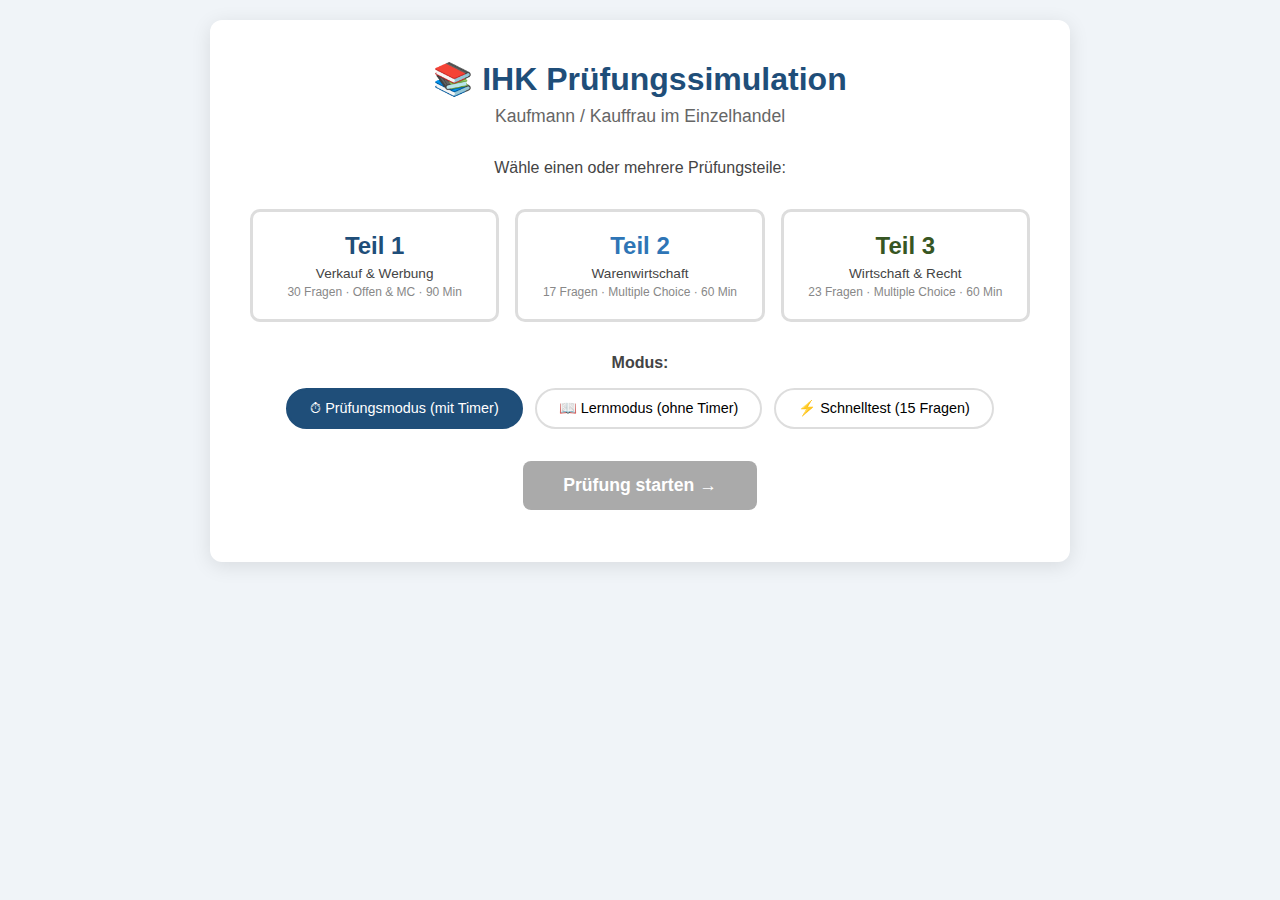
<file: ihk/IHK_Pruefungssimulation_v2.html>
<!DOCTYPE html>
<html lang="de">
<head>
<meta charset="UTF-8">
<meta name="viewport" content="width=device-width, initial-scale=1.0">
<title>IHK Prüfungssimulation – Kaufmann/Kauffrau im Einzelhandel</title>
<style>
  :root {
    --t1: #1F4E79; --t1l: #D6E4F7; --t1m: #2E75B6;
    --t2: #1F4E79; --t2l: #D6E4F7;
    --t3: #375623; --t3l: #E2EFDA; --t3m: #70AD47;
    --correct: #375623; --correct-bg: #E2EFDA;
    --wrong: #C00000; --wrong-bg: #FCE4D6;
    --neutral: #404040;
  }
  * { box-sizing: border-box; margin: 0; padding: 0; }
  body { font-family: Arial, sans-serif; background: #F0F4F8; min-height: 100vh; }

  #app { max-width: 900px; margin: 0 auto; padding: 20px; }

  /* SCREENS */
  .screen { display: none; }
  .screen.active { display: block; }

  /* START SCREEN */
  .start-card {
    background: white; border-radius: 12px; padding: 40px;
    box-shadow: 0 4px 20px rgba(0,0,0,0.1); text-align: center;
  }
  .start-card h1 { color: var(--t1); font-size: 2rem; margin-bottom: 8px; }
  .start-card .subtitle { color: #666; font-size: 1.1rem; margin-bottom: 32px; }

  .part-selector { display: grid; grid-template-columns: repeat(3, 1fr); gap: 16px; margin: 32px 0; }
  .part-btn {
    padding: 20px 12px; border: 3px solid #ddd; border-radius: 10px;
    cursor: pointer; background: white; transition: all 0.2s;
  }
  .part-btn:hover { transform: translateY(-2px); box-shadow: 0 4px 12px rgba(0,0,0,0.15); }
  .part-btn.selected { border-color: var(--t1); background: var(--t1l); }
  .part-btn .part-num { font-size: 1.5rem; font-weight: bold; margin-bottom: 6px; }
  .part-btn .part-title { font-size: 0.85rem; color: #444; }
  .part-btn .part-type { font-size: 0.75rem; color: #888; margin-top: 4px; }
  .part-btn[data-part="1"] .part-num { color: var(--t1); }
  .part-btn[data-part="1"].selected { border-color: var(--t1); background: var(--t1l); }
  .part-btn[data-part="2"] .part-num { color: var(--t1m); }
  .part-btn[data-part="2"].selected { border-color: var(--t1m); background: var(--t1l); }
  .part-btn[data-part="3"] .part-num { color: var(--t3); }
  .part-btn[data-part="3"].selected { border-color: var(--t3m); background: var(--t3l); }

  .mode-selector { display: flex; gap: 12px; justify-content: center; margin: 16px 0 24px; flex-wrap: wrap; }
  .mode-btn {
    padding: 10px 22px; border: 2px solid #ddd; border-radius: 25px;
    cursor: pointer; background: white; font-size: 0.9rem; transition: all 0.2s;
  }
  .mode-btn:hover { border-color: var(--t1); color: var(--t1); }
  .mode-btn.selected { background: var(--t1); color: white; border-color: var(--t1); }

  .start-btn {
    background: var(--t1); color: white; border: none;
    padding: 14px 40px; font-size: 1.1rem; font-weight: bold;
    border-radius: 8px; cursor: pointer; transition: background 0.2s;
    margin-top: 8px;
  }
  .start-btn:hover { background: #163a5f; }
  .start-btn:disabled { background: #aaa; cursor: not-allowed; }

  /* QUIZ SCREEN */
  .quiz-header {
    background: white; border-radius: 10px; padding: 16px 24px;
    box-shadow: 0 2px 8px rgba(0,0,0,0.08); margin-bottom: 20px;
    display: flex; align-items: center; justify-content: space-between; flex-wrap: wrap; gap: 12px;
  }
  .quiz-info { display: flex; align-items: center; gap: 20px; flex-wrap: wrap; }
  .part-badge {
    padding: 4px 14px; border-radius: 20px; font-size: 0.85rem; font-weight: bold;
    color: white;
  }
  .progress-text { color: #666; font-size: 0.9rem; }
  .score-display { font-weight: bold; color: var(--t1); }

  .timer {
    font-size: 1.4rem; font-weight: bold; padding: 8px 16px;
    border-radius: 8px; background: #F0F4F8; color: var(--t1);
    min-width: 80px; text-align: center; transition: color 0.3s, background 0.3s;
  }
  .timer.warning { color: #E67E22; background: #FEF5E7; }
  .timer.danger { color: var(--wrong); background: var(--wrong-bg); animation: pulse 1s infinite; }

  @keyframes pulse { 0%,100% { opacity:1; } 50% { opacity:0.6; } }

  .progress-bar-wrap { background: #E0E0E0; border-radius: 4px; height: 6px; margin-bottom: 20px; }
  .progress-bar { height: 100%; border-radius: 4px; background: var(--t1); transition: width 0.4s; }

  /* QUESTION CARD */
  .question-card {
    background: white; border-radius: 12px; padding: 32px;
    box-shadow: 0 2px 12px rgba(0,0,0,0.08); margin-bottom: 20px;
  }
  .q-meta {
    display: flex; align-items: center; gap: 10px; margin-bottom: 16px; flex-wrap: wrap;
  }
  .q-number {
    background: var(--t1); color: white; width: 36px; height: 36px;
    border-radius: 50%; display: flex; align-items: center; justify-content: center;
    font-weight: bold; font-size: 0.95rem; flex-shrink: 0;
  }
  .q-category { color: #888; font-size: 0.85rem; background: #F5F5F5; padding: 3px 10px; border-radius: 12px; }
  .q-text { font-size: 1.05rem; color: #222; line-height: 1.6; margin-bottom: 24px; font-weight: 500; }

  /* MC OPTIONS */
  .options-list { display: flex; flex-direction: column; gap: 10px; }
  .option-btn {
    padding: 14px 18px; border: 2px solid #E0E0E0; border-radius: 8px;
    text-align: left; cursor: pointer; background: white;
    font-size: 0.95rem; color: #333; transition: all 0.15s; line-height: 1.4;
  }
  .option-btn:hover:not(:disabled) { border-color: var(--t1); background: var(--t1l); color: var(--t1); }
  .option-btn.selected { border-color: var(--t1); background: var(--t1l); }
  .option-btn.correct { border-color: var(--correct); background: var(--correct-bg); color: var(--correct); font-weight: bold; }
  .option-btn.wrong { border-color: var(--wrong); background: var(--wrong-bg); color: var(--wrong); }
  .option-btn:disabled { cursor: default; }
  .option-letter { font-weight: bold; margin-right: 8px; color: #999; }
  .option-btn.correct .option-letter { color: var(--correct); }
  .option-btn.wrong .option-letter { color: var(--wrong); }

  /* OPEN QUESTION */
  .open-answer-wrap { position: relative; }
  .open-answer {
    width: 100%; min-height: 120px; padding: 14px; border: 2px solid #E0E0E0;
    border-radius: 8px; font-family: Arial, sans-serif; font-size: 0.95rem;
    resize: vertical; line-height: 1.5; transition: border-color 0.2s;
  }
  .open-answer:focus { outline: none; border-color: var(--t1); }

  /* FEEDBACK */
  .feedback-box {
    margin-top: 16px; padding: 16px 20px; border-radius: 8px;
    border-left: 5px solid; display: none;
  }
  .feedback-box.show { display: block; }
  .feedback-box.correct-fb { border-color: var(--correct); background: var(--correct-bg); }
  .feedback-box.wrong-fb { border-color: var(--wrong); background: var(--wrong-bg); }
  .feedback-box.open-fb { border-color: var(--t1); background: var(--t1l); }
  .feedback-title { font-weight: bold; font-size: 0.9rem; margin-bottom: 8px; }
  .feedback-text { font-size: 0.9rem; white-space: pre-line; line-height: 1.6; }

  /* ACTION BUTTONS */
  .action-row {
    display: flex; gap: 12px; flex-wrap: wrap;
    margin-top: 16px;
  }
  .btn {
    padding: 12px 24px; border: none; border-radius: 8px;
    cursor: pointer; font-size: 0.95rem; font-weight: bold; transition: all 0.2s;
  }
  .btn-primary { background: var(--t1); color: white; }
  .btn-primary:hover { background: #163a5f; }
  .btn-secondary { background: #F0F4F8; color: var(--t1); border: 2px solid var(--t1); }
  .btn-secondary:hover { background: var(--t1l); }
  .btn-danger { background: var(--wrong-bg); color: var(--wrong); border: 2px solid var(--wrong); }
  .btn:disabled { opacity: 0.4; cursor: not-allowed; }

  /* RESULTS SCREEN */
  .results-card {
    background: white; border-radius: 12px; padding: 40px;
    box-shadow: 0 4px 20px rgba(0,0,0,0.1);
  }
  .results-card h2 { color: var(--t1); font-size: 1.8rem; margin-bottom: 8px; text-align: center; }
  .score-big {
    font-size: 4rem; font-weight: bold; text-align: center;
    margin: 24px 0 8px; line-height: 1;
  }
  .grade-label { text-align: center; font-size: 1.2rem; color: #666; margin-bottom: 32px; }
  .stats-grid { display: grid; grid-template-columns: repeat(3, 1fr); gap: 16px; margin: 24px 0; }
  .stat-box { background: #F5F7FA; border-radius: 8px; padding: 16px; text-align: center; }
  .stat-num { font-size: 2rem; font-weight: bold; color: var(--t1); }
  .stat-label { font-size: 0.8rem; color: #888; margin-top: 4px; }
  .results-actions { display: flex; gap: 12px; justify-content: center; flex-wrap: wrap; margin-top: 32px; }

  /* REVIEW */
  .review-item { background: white; border-radius: 8px; padding: 20px; margin-bottom: 12px; border-left: 4px solid #ddd; }
  .review-item.r-correct { border-color: var(--correct); }
  .review-item.r-wrong { border-color: var(--wrong); }
  .review-item.r-open { border-color: var(--t1); }
  .review-q { font-weight: bold; margin-bottom: 8px; font-size: 0.95rem; }
  .review-given { font-size: 0.9rem; margin-bottom: 6px; }
  .review-correct { font-size: 0.9rem; color: var(--correct); }

  @media (max-width: 600px) {
    .part-selector { grid-template-columns: 1fr; }
    .stats-grid { grid-template-columns: repeat(2, 1fr); }
    .quiz-header { flex-direction: column; align-items: flex-start; }
  }
</style>
</head>
<body>
<div id="app">

<!-- START SCREEN -->
<div id="screen-start" class="screen active">
  <div class="start-card">
    <h1>📚 IHK Prüfungssimulation</h1>
    <div class="subtitle">Kaufmann / Kauffrau im Einzelhandel</div>

    <p style="margin-bottom:16px; color:#444;">Wähle einen oder mehrere Prüfungsteile:</p>
    <div class="part-selector">
      <div class="part-btn" data-part="1" onclick="togglePart(1)">
        <div class="part-num">Teil 1</div>
        <div class="part-title">Verkauf & Werbung</div>
        <div class="part-type">30 Fragen · Offen & MC · 90 Min</div>
      </div>
      <div class="part-btn" data-part="2" onclick="togglePart(2)">
        <div class="part-num">Teil 2</div>
        <div class="part-title">Warenwirtschaft</div>
        <div class="part-type">17 Fragen · Multiple Choice · 60 Min</div>
      </div>
      <div class="part-btn" data-part="3" onclick="togglePart(3)">
        <div class="part-num">Teil 3</div>
        <div class="part-title">Wirtschaft & Recht</div>
        <div class="part-type">23 Fragen · Multiple Choice · 60 Min</div>
      </div>
    </div>

    <p style="margin-bottom:10px; color:#444; font-weight:bold;">Modus:</p>
    <div class="mode-selector">
      <div class="mode-btn selected" data-mode="exam" onclick="setMode('exam')">⏱ Prüfungsmodus (mit Timer)</div>
      <div class="mode-btn" data-mode="learn" onclick="setMode('learn')">📖 Lernmodus (ohne Timer)</div>
      <div class="mode-btn" data-mode="quick" onclick="setMode('quick')">⚡ Schnelltest (15 Fragen)</div>
    </div>

    <button class="start-btn" id="start-btn" onclick="startQuiz()" disabled>Prüfung starten →</button>
    <p id="q-count" style="margin-top:12px; color:#888; font-size:0.85rem;"></p>
  </div>
</div>

<!-- QUIZ SCREEN -->
<div id="screen-quiz" class="screen">
  <div class="quiz-header">
    <div class="quiz-info">
      <span class="part-badge" id="quiz-part-badge">Teil 1</span>
      <span class="progress-text" id="progress-text">Frage 1 von 20</span>
      <span class="score-display" id="score-display">0 / 0 richtig</span>
    </div>
    <div class="timer" id="timer">--:--</div>
  </div>
  <div class="progress-bar-wrap">
    <div class="progress-bar" id="progress-bar" style="width:0%"></div>
  </div>

  <div class="question-card">
    <div class="q-meta">
      <div class="q-number" id="q-number">1</div>
      <div class="q-category" id="q-category">Teamarbeit</div>
    </div>
    <div class="q-text" id="q-text">Frage wird geladen...</div>
    <div id="q-content"><!-- options or textarea --></div>
    <div class="feedback-box" id="feedback-box">
      <div class="feedback-title" id="feedback-title"></div>
      <div class="feedback-text" id="feedback-text"></div>
    </div>
  </div>

  <div class="action-row">
    <button class="btn btn-secondary" id="btn-show-answer" onclick="showAnswer()" style="display:none">Lösung anzeigen</button>
    <button class="btn btn-primary" id="btn-next" onclick="nextQuestion()" disabled>Weiter →</button>
    <button class="btn btn-danger" onclick="endQuiz()" style="margin-left:auto;">Prüfung beenden</button>
  </div>
</div>

<!-- RESULTS SCREEN -->
<div id="screen-results" class="screen">
  <div class="results-card">
    <h2>Ergebnis</h2>
    <div class="score-big" id="result-pct">--</div>
    <div class="grade-label" id="result-grade">--</div>
    <div class="stats-grid" style="grid-template-columns: repeat(4,1fr);">
      <div class="stat-box">
        <div class="stat-num" id="stat-pct">–</div>
        <div class="stat-label">Punkte (IHK)</div>
      </div>
      <div class="stat-box" style="background:#E2EFDA;">
        <div class="stat-num" id="stat-correct" style="color:var(--correct);">0</div>
        <div class="stat-label">Richtig</div>
      </div>
      <div class="stat-box" style="background:#FCE4D6;">
        <div class="stat-num" id="stat-wrong" style="color:var(--wrong);">0</div>
        <div class="stat-label">Falsch</div>
      </div>
      <div class="stat-box">
        <div class="stat-num" id="stat-open">0</div>
        <div class="stat-label">Offen</div>
      </div>
    </div>
    <div id="result-time" style="text-align:center; color:#888; font-size:0.9rem; margin-bottom:24px;"></div>

    <div class="results-actions">
      <button class="btn btn-primary" onclick="showReview()">📋 Antworten ansehen</button>
      <button class="btn btn-secondary" onclick="restartQuiz()">🔄 Nochmal versuchen</button>
      <button class="btn btn-secondary" onclick="goHome()">🏠 Startseite</button>
    </div>
  </div>
</div>

<!-- REVIEW SCREEN -->
<div id="screen-review" class="screen">
  <div style="margin-bottom:16px; display:flex; gap:12px; align-items:center;">
    <button class="btn btn-secondary" onclick="showResults()">← Zurück zum Ergebnis</button>
    <h3 style="color:var(--t1);">Alle Antworten im Überblick</h3>
  </div>
  <div id="review-list"></div>
</div>

</div>

<script>
// ==================== DATA ====================
const QUESTIONS = {
  t1: [
    { id:1, cat:"Teamarbeit", type:"mc",
      q:"Welche Aussage beschreibt ein Merkmal der Teamarbeit NICHT?",
      opts:["Angemessene Gruppengröße / Teilnehmerzahl","Eine Teamleitung","Jeder arbeitet eigenständig ohne Absprache mit anderen","Fest vereinbarte Rahmenbedingungen"],
      correct:2, explain:"Teamarbeit setzt gerade die enge Absprache und Zusammenarbeit voraus – eigenständiges Arbeiten ohne Koordination widerspricht dem Teamprinzip." },
    { id:2, cat:"Teamarbeit", type:"open",
      q:"Nennen Sie 4 Vorteile der Teamarbeit.",
      answer:"1. Stärken und Schwächen der Teammitglieder werden ausgeglichen\n2. Entscheidungen werden gemeinsam getroffen und von allen getragen\n3. Wir-Gefühl wird gestärkt\n4. Das Wissen der Teammitglieder wird besser genutzt" },
    { id:3, cat:"Teamarbeit", type:"mc",
      q:"Was beschreibt das 'Trittbrettfahrer'-Phänomen in großen Teams?",
      opts:["Mitarbeiter arbeiten besonders hart, wenn das Team groß ist","Zurückhaltende Mitarbeiter verstecken sich leicht und tragen weniger bei","Der Informationsfluss verbessert sich mit der Teamgröße","Große Teams treffen bessere Entscheidungen"],
      correct:1, explain:"Bei zu vielen Teammitgliedern können zurückhaltende Personen weniger beitragen, ohne dass es auffällt – man nennt das den 'Trittbrettfahrer-Effekt'." },
    { id:4, cat:"Feedback", type:"mc",
      q:"Welche Aussage zur Sandwich-Methode (Feedbackgespräch) ist RICHTIG?",
      opts:["Kritik wird direkt und scharf formuliert, ohne Beschönigung","Die Methode besteht aus: Lob → Kritik → Ermutigung","Zuerst kommt die Kritik, dann das Lob","Die Sandwich-Methode ist für Kritik an Kunden gedacht"],
      correct:1, explain:"Sandwich = Lob + Kritik + Lob (Ermutigung). Ziel: Kritik annehmbar machen, ohne das Selbstwertgefühl zu verletzen." },
    { id:5, cat:"Feedback", type:"open",
      q:"Erklären Sie die Sandwich-Methode als Feedbacktechnik und nennen Sie ihre drei Schichten.",
      answer:"Schicht 1 (LOB): Mit einer positiven Aussage beginnen\nSchicht 2 (KRITIK): Konkrete, sachliche Kritik in Ich-Form formulieren\nSchicht 3 (ERMUTIGUNG): Mit einer motivierenden Aussage abschließen\nZiel: Kritik annehmbar machen, ohne das Selbstwertgefühl zu verletzen." },
    { id:6, cat:"Feedback", type:"mc",
      q:"Welche Formulierung entspricht einer korrekten Feedback-Regel?",
      opts:["'Du machst das immer falsch!'","'Ich habe den Eindruck, dass die Präsentation noch klarer strukturiert werden könnte.'","'Das war wirklich nicht gut von dir.'","'Alle fanden, dass du dich verbessern musst.'"],
      correct:1, explain:"Feedback soll in der Ich-Form formuliert werden, sachlich und konkret sein und das Selbstwertgefühl nicht verletzen." },
    { id:7, cat:"Feedback", type:"mc",
      q:"Nennen Sie einen Vorteil der Sandwich-Methode beim Mitarbeitergespräch.",
      opts:["Kritik wirkt stärker, weil sie doppelt betont wird","Das Selbstwertgefühl des Mitarbeiters bleibt erhalten und Kritik wird besser angenommen","Der Vorgesetzte muss sich nicht entschuldigen","Die Methode verkürzt das Gespräch auf ein Minimum"],
      correct:1, explain:"Die Sandwich-Methode bettet Kritik zwischen zwei positive Aussagen – so bleibt das Selbstwertgefühl erhalten und der Mitarbeiter ist offener für Verbesserungsvorschläge." },
    { id:8, cat:"Werbung", type:"mc",
      q:"Was ist der UNTERSCHIED zwischen Werbemittel und Werbeträger?",
      opts:["Beide Begriffe bedeuten dasselbe","Werbemittel = das Werbeobjekt selbst; Werbeträger = Medium, das es transportiert","Werbeträger = Flyer, Werbemittel = Zeitung","Werbemittel ist das Budget, Werbeträger die Zielgruppe"],
      correct:1, explain:"Werbemittel = das Werbeobjekt selbst (Flyer, Anzeige, Plakat).\nWerbeträger = das Medium, das es transportiert (Zeitung, Radio, Internet)." },
    { id:9, cat:"Werbung", type:"open",
      q:"Nennen Sie 5 Inhalte eines vollständigen Werbeplans.",
      answer:"1. Werbeziele\n2. Zielgruppe (Streukreis)\n3. Werbebotschaft\n4. Werbemittel\n5. Werbebudget\n(+ Werbeträger, Zeitraum)" },
    { id:10, cat:"Werbung", type:"mc",
      q:"Warum eignet sich Social Media besonders gut als Werbemittel?",
      opts:["Es ist das teuerste, aber effektivste Werbemittel","Kunden können nicht erreicht werden","Günstig, hohe Reichweite und Kunden erwarten eine Internetpräsenz","Nur für junge Zielgruppen geeignet"],
      correct:2, explain:"Social Media ist das günstigste Werbemittel, erreicht viele Kunden direkt, und moderne Kunden erwarten eine Internetpräsenz von Unternehmen." },
    { id:11, cat:"Werbung", type:"mc",
      q:"Welcher der folgenden ist KEIN Grundsatz der Werbung?",
      opts:["Werbewahrheit (keine falschen Versprechen)","Werbeoriginalität (Aufmerksamkeit erregen)","Werbeexklusivität (nur für Stammkunden)","Werbeklarheit (verständlich und eindeutig)"],
      correct:2, explain:"Die 5 Grundsätze der Werbung sind: Werbewirksamkeit, Werbewahrheit, Werbeklarheit, Werbeoriginalität, Werbe-Wirtschaftlichkeit.\n'Werbeexklusivität' gibt es nicht." },
    { id:12, cat:"Werbung", type:"mc",
      q:"Was ist Verkaufsförderung (Sales Promotion)?",
      opts:["Maßnahmen zur Schulung des Verkaufspersonals","Summe aller absatzfördernden Maßnahmen am Ort des Verkaufs","Werbung in Zeitungen und Magazinen","Rabattaktionen nur für Stammkunden"],
      correct:1, explain:"Sales Promotion = Summe aller absatzfördernden Maßnahmen am Point of Sale (POS), um aufgebautes Kaufinteresse in einen konkreten Kauf umzuwandeln." },
    { id:13, cat:"Verkaufsgespräch", type:"mc",
      q:"Welche Fragetechnik ist bei der Bedarfsermittlung am Anfang des Verkaufsgesprächs am besten geeignet?",
      opts:["Geschlossene Frage (Ja/Nein)","Suggestivfrage","Offene W-Frage","Alternativfrage"],
      correct:2, explain:"Offene W-Fragen ('Was suchen Sie?', 'Wie kann ich helfen?') ermöglichen breite Antworten und helfen, den Bedarf des Kunden zu ermitteln." },
    { id:14, cat:"Verkaufsgespräch", type:"open",
      q:"Erklären Sie den Unterschied zwischen offener Frage und Alternativfrage. Geben Sie je ein Beispiel.",
      answer:"Offene Frage (W-Frage): Lässt viele Antwortmöglichkeiten zu\nBeispiel: 'Welche Funktion soll das Gerät haben?'\n\nAlternativfrage: Lässt den Kunden zwischen zwei Optionen wählen\nBeispiel: 'Möchten Sie einen trockenen oder einen lieblichen Wein?'" },
    { id:15, cat:"Verkaufsgespräch", type:"mc",
      q:"Bei der Warenvorlage sollte man mit welcher Preislage beginnen?",
      opts:["Mit dem günstigsten Artikel","Mit dem teuersten Artikel","Mit der mittleren Preislage","Mit der neuesten Ware"],
      correct:2, explain:"Mit mittlerer Preislage beginnen – so hat man Handlungsspielraum nach oben (höherwertige Artikel zeigen) und nach unten (günstigere Alternativen)." },
    { id:16, cat:"Verkaufsgespräch", type:"mc",
      q:"Wie funktioniert die Sandwich-Methode bei der Preisnennung?",
      opts:["Preis zuerst nennen, dann Vorteile","Nutzen nennen → Preis nennen → Vorteil nennen","Preis verschweigen und nur Vorteile nennen","Preis zwischen zwei Rabatten einbetten"],
      correct:1, explain:"Sandwich-Preisnennung: Nutzen → Preis → Vorteil.\nDer Preis wird zwischen zwei positive Aussagen eingebettet und wirkt so weniger abschreckend." },
    { id:17, cat:"Reklamation", type:"mc",
      q:"Was ist der Unterschied zwischen Umtausch und Reklamation?",
      opts:["Umtausch = gesetzlicher Anspruch; Reklamation = freiwillige Leistung","Umtausch = freiwillige Leistung des Händlers; Reklamation = gesetzlicher Anspruch bei Mangel","Beide sind gesetzliche Ansprüche","Beide sind freiwillige Leistungen"],
      correct:1, explain:"Umtausch: Freiwillige Leistung des Händlers – kein Mangel vorhanden.\nReklamation: Gesetzlicher Anspruch des Kunden auf Nacherfüllung bei einem Mangel." },
    { id:18, cat:"Reklamation", type:"open",
      q:"Beschreiben Sie, wie Sie sich kundenorientiert bei einer Reklamation verhalten. (4 Schritte)",
      answer:"1. Kunden höflich in eine ruhige Ecke bitten (Geschäftsablauf nicht stören)\n2. Kunden ruhig aussprechen lassen\n3. Aufmerksam zuhören, Verständnis und Entschuldigung zeigen\n4. Lösungsangebot machen (Reparatur, Ersatz, Erstattung)" },
    { id:19, cat:"Kassenbereich", type:"mc",
      q:"Was gehört zu den vorbereitenden Tätigkeiten vor dem Kassieren?",
      opts:["Waren neu einräumen","Wechselgeld abzählen und in die Kasse einzählen","Inventur durchführen","Lieferanten anrufen"],
      correct:1, explain:"Vor dem Kassieren muss u.a. das Wechselgeld bereitgestellt, die Kasse auf Funktionsfähigkeit geprüft, der Kassierer angemeldet und die Bonrolle kontrolliert werden." },
    { id:20, cat:"Kassenbereich", type:"open",
      q:"Nennen Sie 4 Ursachen für Kassendifferenzen und je eine Gegenmassnahme.",
      answer:"1. Kassierfehler → Betrag laut nennen\n2. Falschgeld nicht erkannt → Geldscheine mit Prüfstift / UV-Lampe prüfen\n3. Fehler bei Preiseingabe → Barcode erneut scannen / WWS nutzen\n4. Unehrlichkeit des Kassenpersonals → Videoüberwachung, 4-Augen-Prinzip" },
    { id:21, cat:"Kassenbereich", type:"mc",
      q:"Welchen Vorteil hat die Kartenzahlung für das Unternehmen?",
      opts:["Höhere Kassenbestände","Zahlungsgarantie durch Online-Prüfung und weniger Kassendifferenzen","Kunden kaufen weniger spontan","Kein Wechselgeld nötig – aber dafür längere Wartezeiten"],
      correct:1, explain:"Kartenzahlung: Zahlungsgarantie, weniger Kassendifferenzen, Erhöhung der Kundenbindung.\nFür den Kunden: Bequemlichkeit, Unabhängigkeit von Bargeld, spontane Käufe möglich." },
    { id:22, cat:"Warenpräsentation", type:"mc",
      q:"Welche Regalzone wird als 'Greifzone' bezeichnet?",
      opts:["0–80 cm (Bückzone)","80–120 cm","120–160 cm (Sichtzone)","160–220 cm (Reckzone)"],
      correct:1, explain:"Greifzone (80–120 cm): Leichter Zugriff, hochwertige margenstarke Ware.\nSichtzone (120–160 cm): Attraktive Ware, Impulskäufe.\nBeide gelten als verkaufsstark." },
    { id:23, cat:"Warenpräsentation", type:"mc",
      q:"Wo sollte ein Händler seine teuerste, margenstarke Ware platzieren?",
      opts:["Bückzone (0–80 cm) – damit Kunden sie suchen müssen","Reckzone (160–220 cm) – damit sie auffällt","Greifzone (80–120 cm) – leichter Zugriff und gute Sichtbarkeit","Immer am Eingang"],
      correct:2, explain:"Greifzone (80–120 cm): Leichter Zugriff = hohe Kaufbereitschaft → ideal für hochwertige, margenstarke Ware." },
    { id:24, cat:"Warenpräsentation", type:"mc",
      q:"Was ist eine Verbundplatzierung?",
      opts:["Ware wird an ihrem normalen Regalplatz aufgestellt","Ergänzende Artikel werden gemeinsam platziert (z.B. Kaffee + Kaffeemaschine)","Ware wird zweimal aufgestellt","Ware wird im Schaufenster präsentiert"],
      correct:1, explain:"Verbundplatzierung = zusammengehörende Produkte gemeinsam präsentieren → fördert Zusatzkäufe und logische Kundenlenkung." },
    { id:25, cat:"Warenpräsentation", type:"mc",
      q:"Was beschreibt das Zwangsablauf-Prinzip der Regalanordnung?",
      opts:["Kunden können den Weg durch das Geschäft frei wählen","Ein fester Einkaufsweg ist vorgegeben – der Kunde wird durch alle Bereiche geführt","Warenträger werden sternförmig in der Mitte aufgestellt","Kurze Warenträger werden quer im Raum verteilt"],
      correct:1, explain:"Zwangsablauf (Beispiel: IKEA): Ein fest vorgegebener Weg führt den Kunden durch alle Bereiche → maximale Exposition gegenüber dem Sortiment." },
    { id:26, cat:"Warenpräsentation", type:"mc",
      q:"Was ist der Unterschied zwischen Kern- und Randsortiment?",
      opts:["Kernsortiment = teure Ware; Randsortiment = günstige Ware","Kernsortiment = Haupttätigkeit des Unternehmens; Randsortiment = Ergänzungsartikel","Kernsortiment = Neuzugänge; Randsortiment = alte Ware","Kernsortiment = Markenware; Randsortiment = Eigenmarken"],
      correct:1, explain:"Kernsortiment: Haupttätigkeit (z.B. Möbelhaus → Sofas, Schlafzimmer).\nRandsortiment: Ergänzungsartikel für zusätzlichen Kundenservice (z.B. Möbelhaus → Heimtextilien, Dekoration)." },
    { id:27, cat:"Warenpräsentation", type:"mc",
      q:"Welche Regalanordnung beschreibt das Kojenprinzip?",
      opts:["Warenträger stehen sternförmig in der Mitte","Der Innenraum wird durch Warenträger in kleinere abgeschlossene Bereiche eingeteilt (Wohnlichkeit)","Warenträger werden von innen nach außen immer höher","Warenträger sind schräg versetzt angeordnet"],
      correct:1, explain:"Kojenprinzip (Beispiel: Möbel Martin): Warenträger teilen den Raum in kleinere Bereiche auf – wirkt wohnlich und einladend." },
    { id:28, cat:"Warenpräsentation", type:"open",
      q:"Nennen Sie 4 der 6 Regalanordnungsprinzipien und je ein Beispielunternehmen.",
      answer:"1. Diagonalprinzip – dm (Warenträger schräg versetzt)\n2. Zwangsablauf – IKEA (fester Einkaufsweg)\n3. Arenaprinzip – Warenträger von Mitte nach außen immer höher\n4. Sternprinzip – Thalia (sternförmige Aufstellung in der Mitte)\n5. Kojenprinzip – Möbel Martin (abgeschlossene Bereiche)\n6. Individualablauf – Aldi (Kunde wählt Weg frei)" },
    { id:29, cat:"Warenpräsentation", type:"mc",
      q:"Was versteht man unter verkaufsstarken Zonen im Verkaufsraum?",
      opts:["Eingangsbereich, Eckzone und Mittelzone","Kassenzone, Bedienungszone und Randzone","Bückzone, Reckzone und Lagerfläche","Immer die Flächen direkt am Schaufenster"],
      correct:1, explain:"Verkaufsstarke Zonen: Kassenzone, Bedienungszone, Randzone.\nVerkaufsschwache Zonen: Eingangsbereich, Eckzone, Mittelzone.\nTipp: Margenstarke Ware in starke Zonen – Pflichtartikel (Salz, Mehl) in schwache." },
    { id:30, cat:"Visual Merchandising", type:"mc",
      q:"Welche Wirkung hat warme Beleuchtung im Verkaufsraum laut Visual Merchandising?",
      opts:["Sie lässt den Raum kleiner wirken","Sie wirkt sich positiv auf die Verweildauer der Kunden aus","Sie schreckt Kunden ab","Sie erhöht die Diebstahlsicherheit"],
      correct:1, explain:"Visual Merchandising: Warme Beleuchtung → angenehme Atmosphäre → längere Verweildauer → mehr Impulskäufe.\nGroßflächige Beleuchtung lässt den Raum hochwertiger erscheinen." },
  ],
  t2: [
    { id:31, cat:"Lagerbestand", type:"mc",
      q:"Wie berechnet man den Meldebestand?",
      opts:["Meldebestand = Höchstbestand – Mindestbestand","Meldebestand = Tagesabsatz × Lieferzeit + Mindestbestand","Meldebestand = Jahresabsatz / 360","Meldebestand = Lagerbestand / 2"],
      correct:1, explain:"Meldebestand = Tagesabsatz × Lieferzeit (in Tagen) + Mindestbestand\nBei Erreichen des Meldebestands muss sofort bestellt werden!" },
    { id:32, cat:"Lagerbestand", type:"mc",
      q:"Was passiert mit dem Meldebestand, wenn sich die Lieferzeit verlängert?",
      opts:["Der Meldebestand sinkt","Der Meldebestand bleibt gleich","Der Meldebestand muss erhöht werden","Der Meldebestand ist dann irrelevant"],
      correct:2, explain:"Längere Lieferzeit = mehr Puffer nötig → Meldebestand muss erhöht werden." },
    { id:33, cat:"Lagerbestand", type:"mc",
      q:"Wie berechnet man die Umschlagshäufigkeit?",
      opts:["Umschlagshäufigkeit = Ø Lagerbestand × 360","Umschlagshäufigkeit = Jahresabsatz / Ø Lagerbestand","Umschlagshäufigkeit = Ø Lagerbestand / Jahresabsatz","Umschlagshäufigkeit = Lagerdauer × Jahresabsatz"],
      correct:1, explain:"Umschlagshäufigkeit = Jahresabsatz / Ø Lagerbestand\nHohe Umschlagshäufigkeit = Ware dreht sich schnell = gut!" },
    { id:34, cat:"Lagerbestand", type:"mc",
      q:"Wie berechnet man die Lagerdauer in Tagen?",
      opts:["Lagerdauer = Jahresabsatz × Ø Lagerbestand","Lagerdauer = Ø Lagerbestand × 360 / Jahresabsatz","Lagerdauer = Umschlagshäufigkeit / 360","Lagerdauer = Mindestbestand / Tagesabsatz"],
      correct:1, explain:"Lagerdauer = Ø Lagerbestand × 360 / Jahresabsatz (Ergebnis in Tagen)\nKurze Lagerdauer = gut (geringere Lagerkosten, Kapitalbindung)." },
    { id:35, cat:"Lagerbestand", type:"mc",
      q:"Ein Artikel hat einen Tagesabsatz von 5 Stück, eine Lieferzeit von 8 Tagen und einen Mindestbestand von 10 Stück. Wie hoch ist der Meldebestand?",
      opts:["50 Stück","30 Stück","40 Stück","45 Stück"],
      correct:0, explain:"Meldebestand = 5 × 8 + 10 = 40 + 10 = 50 Stück" },
    { id:36, cat:"Kalkulation", type:"mc",
      q:"Was ist der Bezugspreis (Einstandspreis)?",
      opts:["Der Preis auf dem Preisschild","Der tatsächliche Einkaufspreis nach allen Abzügen und zzgl. Bezugskosten","Der Preis vor Abzug von Rabatten","Der Nettoverkaufspreis"],
      correct:1, explain:"Bezugspreis = Listeneinkaufspreis – Rabatt – Skonto + Bezugskosten\nDas ist der tatsächliche Einstandspreis pro Stück – Grundlage für die Verkaufskalkulation." },
    { id:37, cat:"Kalkulation", type:"mc",
      q:"Listeneinkaufspreis 200 €, Rabatt 10%, Skonto 2%, Frachtkosten 5 €. Wie hoch ist der Bezugspreis?",
      opts:["181,40 €","176,40 €","180 €","185 €"],
      correct:0, explain:"200 – 20 (10% Rabatt) = 180 € (Zieleinkaufspreis)\n180 – 3,60 (2% Skonto) = 176,40 € (Bareinkaufspreis)\n176,40 + 5 € (Fracht) = 181,40 € Bezugspreis" },
    { id:38, cat:"Kalkulation", type:"mc",
      q:"Wie berechnet man den Kalkulationsfaktor?",
      opts:["Kalkulationsfaktor = Bezugspreis × Bruttoverkaufspreis","Kalkulationsfaktor = Bruttoverkaufspreis / Bezugspreis","Kalkulationsfaktor = Nettoverkaufspreis / Umsatzsteuer","Kalkulationsfaktor = Bezugspreis / Nettoverkaufspreis"],
      correct:1, explain:"Kalkulationsfaktor = Bruttoverkaufspreis / Bezugspreis\nUmgekehrt: Bruttoverkaufspreis = Bezugspreis × Kalkulationsfaktor" },
    { id:39, cat:"Kalkulation", type:"mc",
      q:"Bezugspreis = 20 €, Kalkulationsfaktor = 2,5. Wie hoch ist der Bruttoverkaufspreis?",
      opts:["40 €","45 €","50 €","55 €"],
      correct:2, explain:"Bruttoverkaufspreis = 20 € × 2,5 = 50 €" },
    { id:40, cat:"Kalkulation", type:"mc",
      q:"Ein Artikel kostet den Kunden (Brutto) 59,50 € bei einem Kalkulationsfaktor von 1,70. Wie hoch ist der Bezugspreis?",
      opts:["35 €","25 €","40 €","45 €"],
      correct:0, explain:"Bezugspreis = Bruttoverkaufspreis / Kalkulationsfaktor = 59,50 / 1,70 = 35 €" },
    { id:41, cat:"Kalkulation", type:"mc",
      q:"Was ist der Unterschied zwischen Rabatt und Skonto?",
      opts:["Rabatt = bei Zahlung, Skonto = bei Bestellung","Rabatt = Nachlass bei Bestellung / Menge; Skonto = Nachlass bei schneller Zahlung","Beide sind das Gleiche","Rabatt gibt der Händler, Skonto gibt der Kunde"],
      correct:1, explain:"Rabatt: Preisnachlass bei Bestellung (z.B. Mengenrabatt, Treuerabatt)\nSkonto: Nachlass bei schneller Zahlung innerhalb der Skontofrist (z.B. 2% bei Zahlung binnen 10 Tagen)" },
    { id:42, cat:"Kalkulation", type:"mc",
      q:"Was ist ein Bonus im Unterschied zu Rabatt und Skonto?",
      opts:["Ein Bonus ist dasselbe wie ein Rabatt","Ein Bonus ist ein nachträglicher Nachlass bei Erreichen einer vereinbarten Umsatzhöhe (am Jahresende)","Ein Bonus ist ein Nachlass bei schneller Zahlung","Ein Bonus ist ein Nachlass für Neukunden"],
      correct:1, explain:"Bonus: Nachträglicher Nachlass bei Erreichen einer bestimmten Umsatzhöhe – wird in der Regel am Jahresende gewährt.\nRabatt: Bei Bestellung. Skonto: Bei schneller Zahlung." },
    { id:43, cat:"WWS", type:"mc",
      q:"Welche Aussage zum Warenwirtschaftssystem (WWS) ist RICHTIG?",
      opts:["Das WWS wird nur für die Buchhaltung verwendet","Das WWS erfasst automatisch Warenabgänge beim Kassiervorgang und löst Bestellvorschläge aus","Das WWS kann nur Lagerbestände speichern","Das WWS ersetzt den Kassierer"],
      correct:1, explain:"WWS: Automatische Erfassung von Warenabgängen beim Kassieren, automatische Bestellvorschläge bei Meldebestand, Überblick über Einkauf, Lager und Verkauf." },
    { id:44, cat:"Wareneingang", type:"mc",
      q:"Was ist die korrekte Reihenfolge bei der Warenannahme? (1. Schritt)",
      opts:["Ware einlagern","Wareneingang im WWS erfassen","Empfängeranschrift prüfen","Begleitpapiere unterschreiben"],
      correct:2, explain:"Reihenfolge: 1. Empfängeranschrift prüfen → 2. Anzahl und Zustand prüfen → 3. Papiere unterschreiben → 4. WWS erfassen → 5. Einlagern" },
    { id:45, cat:"Wareneingang", type:"mc",
      q:"Welcher Mangel liegt vor, wenn 10 Hosen bestellt wurden, aber nur 7 geliefert wurden?",
      opts:["Sachmangel","Rechtsmangel","Mengenmangel","Qualitätsmangel"],
      correct:2, explain:"Mengenmangel = die gelieferte Menge entspricht nicht der bestellten Menge.\nSachmangel = falsche Qualität/Ausführung. Rechtsmangel = Dritter hat Rechte an der Ware." },
    { id:46, cat:"Bilanz", type:"mc",
      q:"Was gehört zu den Aktiva (Vermögenswerte) in der Bilanz?",
      opts:["Eigenkapital und Fremdkapital","Anlage- und Umlaufvermögen","Darlehen und Verbindlichkeiten","Nur Bargeld und Bankguthaben"],
      correct:1, explain:"Aktiva = was das Unternehmen hat: Anlagevermögen (Gebäude, Ausstattung) + Umlaufvermögen (Waren, Forderungen, Kasse).\nPassiva = woher das Geld kommt (Eigenkapital + Fremdkapital)." },
    { id:47, cat:"Bilanz", type:"mc",
      q:"Eigenkapital = 80.000 €, Fremdkapital = 120.000 €. Wie hoch ist die Eigenkapitalquote?",
      opts:["40 %","80 %","66,7 %","50 %"],
      correct:0, explain:"Gesamtkapital = 80.000 + 120.000 = 200.000 €\nEigenkapitalquote = (80.000 / 200.000) × 100 = 40 %" },
  ],
  t3: [
    { id:48, cat:"Wirtschaft", type:"mc",
      q:"Was beschreibt das Maximalprinzip?",
      opts:["Mit möglichst geringen Mitteln ein Ziel erreichen","Mit gegebenen Mitteln den größtmöglichen Erfolg erzielen","Gewinne maximieren durch Preiserhöhung","Kosten minimieren durch Personalabbau"],
      correct:1, explain:"Maximalprinzip: Mit gegebenen (fixen) Mitteln den größtmöglichen Erfolg erzielen.\nGegenteil → Minimalprinzip: Festgelegtes Ziel mit minimalen Mitteln erreichen." },
    { id:49, cat:"Wirtschaft", type:"mc",
      q:"Zu welchem Wirtschaftssektor gehört der Einzelhandel?",
      opts:["Primärsektor (Urproduktion)","Sekundärsektor (Verarbeitung)","Tertiärsektor (Dienstleistungen)","Quartärsektor"],
      correct:2, explain:"Tertiärsektor = Dienstleistungen: Einzelhandel, Banken, Versicherungen, Transport, Logistik.\nPrimär = Urproduktion. Sekundär = Verarbeitung (Industrie)." },
    { id:50, cat:"Wirtschaft", type:"mc",
      q:"Was entsteht am Schnittpunkt von Angebots- und Nachfragekurve?",
      opts:["Monopolpreis","Gleichgewichtspreis / Marktpreis","Mindestpreis","Höchstpreis"],
      correct:1, explain:"Am Schnittpunkt beider Kurven gleicht sich Angebot und Nachfrage aus – das ist der Gleichgewichtspreis (Marktpreis)." },
    { id:51, cat:"Kaufvertrag", type:"mc",
      q:"Was ist ein einseitiger Handelskauf?",
      opts:["Beide Parteien sind Kaufleute","Nur eine Seite ist Kaufmann (z.B. Privatperson kauft im Supermarkt)","Nur Privatpersonen sind beteiligt","Ein Vertrag mit nur einem Artikel"],
      correct:1, explain:"Einseitiger Handelskauf (HGB): Nur eine Partei ist Kaufmann (z.B. Privatperson kauft in einem Warenhaus).\nZweiseitiger Handelskauf: Beide Parteien sind Kaufleute (B2B)." },
    { id:52, cat:"Geschäftsfähigkeit", type:"mc",
      q:"Ein 5-jähriges Kind kauft eigenständig Süßigkeiten. Welche rechtliche Folge hat das?",
      opts:["Der Kauf ist gültig wegen Taschengeldparagraph","Der Kauf ist schwebend unwirksam","Der Kauf ist NICHTIG (Geschäftsunfähigkeit)","Der Kauf ist gültig, da er vorteilhaft ist"],
      correct:2, explain:"0–6 Jahre = Geschäftsunfähig → Rechtsgeschäfte sind NICHTIG.\n(Nicht 'schwebend unwirksam' – das gilt erst ab 7 Jahren!)" },
    { id:53, cat:"Geschäftsfähigkeit", type:"mc",
      q:"Wann gilt ein Rechtsgeschäft eines 15-Jährigen nach dem Taschengeldparagraph (§ 110 BGB)?",
      opts:["Wenn die Eltern im Nachhinein zustimmen","Wenn der Jugendliche vollständig mit eigenem Taschengeld bezahlt","Wenn der Artikel weniger als 20 € kostet","Wenn der Kauf einen Vorteil bringt"],
      correct:1, explain:"§ 110 BGB: Das Rechtsgeschäft ist gültig, wenn der Minderjährige es vollständig mit Mitteln erfüllt, die ihm die Eltern zu diesem Zweck überlassen haben." },
    { id:54, cat:"Eigentum", type:"mc",
      q:"Was ist der Unterschied zwischen Eigentum und Besitz?",
      opts:["Beide Begriffe sind identisch","Eigentum = rechtliche Herrschaft; Besitz = tatsächliche Herrschaft","Eigentum = Besitz an Immobilien; Besitz = an beweglichen Sachen","Eigentumsrecht gilt nur für Kaufleute"],
      correct:1, explain:"Eigentum = Rechtliche Herrschaft (z.B. Bank ist Eigentümer des finanzierten Autos)\nBesitz = Tatsächliche Herrschaft (Käufer hat das Auto in der Hand)\nBeides kann getrennt sein!" },
    { id:55, cat:"Gewährleistung", type:"mc",
      q:"Wie lange gilt die gesetzliche Gewährleistung bei neuen Produkten?",
      opts:["1 Jahr","2 Jahre","3 Jahre","6 Monate"],
      correct:1, explain:"Gesetzliche Gewährleistung = 2 Jahre ab Kauf.\nErste 6 Monate: Beweislast beim Händler.\n(Bei gebrauchten Sachen kann auf 1 Jahr verkürzt werden.)" },
    { id:56, cat:"Gewährleistung", type:"mc",
      q:"Was ist der Unterschied zwischen Gewährleistung und Garantie?",
      opts:["Garantie ist gesetzlich; Gewährleistung ist freiwillig","Gewährleistung ist gesetzlich (2 Jahre, gegen Händler); Garantie ist freiwillig (Hersteller bestimmt Dauer)","Beide sind freiwillige Leistungen","Beide sind 2 Jahre gültig"],
      correct:1, explain:"Gewährleistung: Gesetzlich, 2 Jahre, gegen den Händler.\nGarantie: Freiwillig, Hersteller legt Dauer fest – kann länger als 2 Jahre sein.\nGarantie hebt Gewährleistung NICHT auf!" },
    { id:57, cat:"Verbraucherrecht", type:"mc",
      q:"Was gilt beim Fernabsatz (Online-Kauf)?",
      opts:["Kein Widerrufsrecht, da der Kunde die Ware nicht sehen konnte","14-tägiges Widerrufsrecht; Kunde muss schriftlich informiert werden","Nur 7 Tage Rückgaberecht","Widerrufsrecht nur bei defekter Ware"],
      correct:1, explain:"Beim Fernabsatz hat der Verbraucher ein 14-tägiges Widerrufsrecht. Der Händler muss ihn schriftlich darüber informieren." },
    { id:58, cat:"Ausbildung", type:"mc",
      q:"Was ist KEIN Pflichtinhalt des Ausbildungsvertrags nach BBiG?",
      opts:["Ausbildungsberuf","Ausbildungsvergütung","Berufsschulmodell (Block- oder Teilzeitschule)","Probezeit"],
      correct:2, explain:"Das Berufsschulmodell (Block- oder Teilzeitunterricht) ist keine Pflichtangabe im Ausbildungsvertrag – das bestimmt die Schule.\nPflicht: Beruf, Dauer, Vergütung, Probezeit, Urlaub." },
    { id:59, cat:"Ausbildung", type:"mc",
      q:"Wie lange darf die Probezeit im Ausbildungsverhältnis maximal dauern?",
      opts:["1 Monat","3 Monate","4 Monate","6 Monate"],
      correct:2, explain:"Probezeit: Mindestens 1 Monat, maximal 4 Monate.\nWährend der Probezeit: fristlose Kündigung ohne Angabe von Gründen jederzeit möglich." },
    { id:60, cat:"Jugendarbeitsschutz", type:"mc",
      q:"Wie lange muss die Ruhepause bei einer täglichen Arbeitszeit von mehr als 6 Stunden für Jugendliche betragen?",
      opts:["15 Minuten","30 Minuten","60 Minuten","45 Minuten"],
      correct:2, explain:"JArbSchG: Ab 4,5 h → mind. 30 Min. Pause; ab 6 h → mind. 60 Min. Pause.\nFrühestens 1 h nach Arbeitsbeginn, spätestens 1 h vor Arbeitsende." },
    { id:61, cat:"Jugendarbeitsschutz", type:"mc",
      q:"Ein Jugendlicher arbeitet von 09:00 bis 18:00 Uhr. Wann muss die Pause spätestens beginnen?",
      opts:["Bis 13:00 Uhr","Bis 17:00 Uhr","Bis 15:00 Uhr","Bis 12:00 Uhr"],
      correct:1, explain:"9 Stunden Arbeit → 60 Min. Pause nötig.\nSpätestens 1 Stunde vor Ende (18:00) → bis 17:00 Uhr.\nFrühestens ab 10:00 Uhr (1 h nach Beginn)." },
    { id:62, cat:"Tarifrecht", type:"mc",
      q:"Was versteht man unter Tarifautonomie?",
      opts:["Das Recht des Staates, Tariflöhne festzulegen","Das Recht der Tarifvertragsparteien, ohne staatliche Einflussnahme Tarifverträge abzuschließen","Die Pflicht, einem Tarifvertrag beizutreten","Das automatische Einhalten von Mindestlöhnen"],
      correct:1, explain:"Tarifautonomie = Art. 9 GG: Gewerkschaften und Arbeitgeberverbände verhandeln selbst, ohne staatlichen Eingriff." },
    { id:63, cat:"Tarifrecht", type:"mc",
      q:"Was regelt ein Manteltarifvertrag?",
      opts:["Die genaue Höhe der Löhne und Gehälter","Allgemeine Arbeitsbedingungen: Urlaub, Kündigungsfristen, Arbeitszeit","Nur die Arbeitszeiten","Die Sozialversicherungsbeiträge"],
      correct:1, explain:"Manteltarifvertrag: Allgemeine Arbeitsbedingungen (Urlaub, Arbeitszeit, Kündigungsfristen, Überstunden).\nEntgelttarifvertrag: Höhe der Vergütung (Löhne und Gehälter)." },
    { id:64, cat:"Tarifrecht", type:"mc",
      q:"Was regelt ein Entgelttarifvertrag?",
      opts:["Allgemeine Arbeitsbedingungen wie Urlaub und Kündigung","Die Höhe der Löhne und Gehälter","Die Sozialversicherungspflicht","Die Kündigungsfristen"],
      correct:1, explain:"Entgelttarifvertrag: Regelt die Höhe der Vergütung (Löhne und Gehälter).\nManteltarifvertrag: Regelt allgemeine Arbeitsbedingungen (Urlaub, Arbeitszeit, Kündigung)." },
    { id:65, cat:"Sozialversicherung", type:"mc",
      q:"Welcher Sozialversicherungszweig wird VOLLSTÄNDIG vom Arbeitgeber finanziert?",
      opts:["Rentenversicherung","Krankenversicherung","Unfallversicherung (Berufsgenossenschaft)","Pflegeversicherung"],
      correct:2, explain:"Die Unfallversicherung (BG) wird vollständig vom Arbeitgeber bezahlt – kein Arbeitnehmeranteil.\nSie zahlt bei Arbeitsunfällen und Wegeunfällen." },
    { id:66, cat:"Sozialversicherung", type:"mc",
      q:"Zu welcher Versicherung werden gesetzlich Krankenversicherte automatisch aufgenommen?",
      opts:["Rentenversicherung","Pflegeversicherung der gleichen Krankenkasse","Arbeitslosenversicherung","Unfallversicherung"],
      correct:1, explain:"KV-Mitglieder werden automatisch Mitglied der Pflegeversicherung bei derselben Krankenkasse.\nPflegeversicherung: ca. 3,4% Beitrag, je zur Hälfte AN und AG." },
    { id:67, cat:"Sozialversicherung", type:"mc",
      q:"Wie hoch ist der Beitragssatz zur Rentenversicherung und wie wird er aufgeteilt?",
      opts:["18,6 % – vollständig vom Arbeitnehmer","18,6 % – je zur Hälfte AN und AG","14,6 % – je zur Hälfte AN und AG","20 % – vollständig vom Arbeitgeber"],
      correct:1, explain:"Rentenversicherung: 18,6 % Beitrag – je zur Hälfte von Arbeitnehmer und Arbeitgeber (je 9,3 %)." },
    { id:68, cat:"Arbeitsschutz", type:"mc",
      q:"Welche Verhaltensweise entspricht NICHT den Regeln der Arbeitssicherheit im Lager?",
      opts:["Festes Schuhwerk tragen","Auf dem Boden liegendes Material sofort beseitigen","Notausgänge freihalten","Möglichst viele Kartons auf einmal tragen, um Zeit zu sparen"],
      correct:3, explain:"Zu viele Kartons auf einmal zu tragen ist ein Sicherheitsrisiko (Stolpern, Überlastung).\nArbeitssicherheit geht vor Zeitersparnis!" },
    { id:69, cat:"Eigentumsvorbehalt", type:"mc",
      q:"Was bedeutet Eigentumsvorbehalt beim Ratenkauf?",
      opts:["Der Käufer ist sofort Eigentümer","Der Verkäufer bleibt Eigentümer bis zur vollständigen Bezahlung","Der Händler kann die Ware jederzeit zurückholen","Es gibt kein Eigentum an der Ware"],
      correct:1, explain:"Eigentumsvorbehalt: Der Verkäufer behält das Eigentum bis zur vollständigen Bezahlung der letzten Rate – Sicherheit für den Verkäufer." },
    { id:70, cat:"Umweltschutz", type:"mc",
      q:"Was sind Pflichten des Einzelhandels im Bereich Umweltschutz?",
      opts:["Lieferanten vorschreiben, wie sie produzieren sollen","Kostenlose Rücknahme von Umverpackungen und Zuführung zum Entsorgungssystem","Eigene Energieerzeugung betreiben","Keine – Umweltschutz ist freiwillig"],
      correct:1, explain:"Einzelhandel ist gesetzlich verpflichtet zur kostenlosen Rücknahme von Umverpackungen.\nLeihverpackungen gehen an den Hersteller zurück (Kreislaufwirtschaft)." },
  ]
};
// ==================== STATE ====================
let state = {
  selectedParts: [],
  mode: 'exam',
  questions: [],
  currentIdx: 0,
  answered: 0,
  correct: 0,
  startTime: null,
  elapsed: 0,
  timerInterval: null,
  totalTime: 0,
  userAnswers: [],
  finished: false,
};

const PART_TIMES = { 1: 5400, 2: 3600, 3: 3600 }; // seconds

// ==================== UI HELPERS ====================
function show(id) {
  document.querySelectorAll('.screen').forEach(s => s.classList.remove('active'));
  document.getElementById('screen-' + id).classList.add('active');
}

function togglePart(p) {
  const btn = document.querySelector(`.part-btn[data-part="${p}"]`);
  const idx = state.selectedParts.indexOf(p);
  if (idx === -1) { state.selectedParts.push(p); btn.classList.add('selected'); }
  else { state.selectedParts.splice(idx, 1); btn.classList.remove('selected'); }
  updateStartBtn();
}

function setMode(m) {
  state.mode = m;
  document.querySelectorAll('.mode-btn').forEach(b => b.classList.remove('selected'));
  document.querySelector(`.mode-btn[data-mode="${m}"]`).classList.add('selected');
  updateStartBtn();
}

function updateStartBtn() {
  const btn = document.getElementById('start-btn');
  const countEl = document.getElementById('q-count');
  if (state.selectedParts.length === 0) {
    btn.disabled = true;
    countEl.textContent = 'Bitte mindestens einen Prüfungsteil auswählen.';
    return;
  }
  let total = 0;
  state.selectedParts.forEach(p => total += QUESTIONS['t'+p].length);
  if (state.mode === 'quick') total = Math.min(total, 15);
  let time = 0;
  state.selectedParts.forEach(p => time += PART_TIMES[p]);
  btn.disabled = false;
  countEl.textContent = `${total} Fragen${state.mode !== 'learn' ? ` · ${Math.round(time/60)} Minuten` : ''}`;
}

// ==================== QUIZ LOGIC ====================
function startQuiz() {
  // Build question list
  let pool = [];
  state.selectedParts.sort().forEach(p => {
    pool = pool.concat(QUESTIONS['t'+p]);
  });
  // Shuffle
  for (let i = pool.length - 1; i > 0; i--) {
    const j = Math.floor(Math.random() * (i + 1));
    [pool[i], pool[j]] = [pool[j], pool[i]];
  }
  if (state.mode === 'quick') pool = pool.slice(0, 15);

  state.questions = pool;
  state.currentIdx = 0;
  state.answered = 0;
  state.correct = 0;
  state.userAnswers = [];
  state.finished = false;

  // Timer
  let totalTime = 0;
  state.selectedParts.forEach(p => totalTime += PART_TIMES[p]);
  if (state.mode === 'quick') totalTime = Math.min(totalTime, 15 * 90);
  state.totalTime = state.mode === 'learn' ? 0 : totalTime;
  state.elapsed = 0;
  state.startTime = Date.now();

  if (state.timerInterval) clearInterval(state.timerInterval);
  if (state.mode !== 'learn') {
    state.timerInterval = setInterval(updateTimer, 1000);
  }

  show('quiz');
  renderQuestion();
}

function updateTimer() {
  state.elapsed = Math.floor((Date.now() - state.startTime) / 1000);
  const remaining = Math.max(0, state.totalTime - state.elapsed);
  const min = Math.floor(remaining / 60);
  const sec = remaining % 60;
  const el = document.getElementById('timer');
  el.textContent = `${String(min).padStart(2,'0')}:${String(sec).padStart(2,'0')}`;
  el.className = 'timer';
  if (remaining <= 300) el.classList.add('warning');
  if (remaining <= 60) el.classList.add('danger');
  if (remaining === 0) {
    clearInterval(state.timerInterval);
    endQuiz();
  }
}

function getPart(q) {
  if (q.id <= 30) return 1;
  if (q.id <= 47) return 2;
  return 3;
}

function renderQuestion() {
  const q = state.questions[state.currentIdx];
  const total = state.questions.length;
  const pct = (state.currentIdx / total) * 100;

  document.getElementById('progress-bar').style.width = pct + '%';
  document.getElementById('progress-text').textContent = `Frage ${state.currentIdx + 1} von ${total}`;
  document.getElementById('q-number').textContent = state.currentIdx + 1;
  document.getElementById('q-category').textContent = q.cat;
  document.getElementById('q-text').textContent = q.q;

  const part = getPart(q);
  const badge = document.getElementById('quiz-part-badge');
  badge.textContent = `Teil ${part}`;
  badge.style.background = part === 3 ? 'var(--t3)' : part === 2 ? 'var(--t1m)' : 'var(--t1)';

  document.getElementById('score-display').textContent = `${state.correct} / ${state.answered} richtig`;

  // Timer display
  if (state.mode === 'learn') {
    document.getElementById('timer').textContent = 'Lernmodus';
    document.getElementById('timer').style.fontSize = '0.8rem';
  }

  // Reset feedback
  const fb = document.getElementById('feedback-box');
  fb.className = 'feedback-box';
  document.getElementById('feedback-title').textContent = '';
  document.getElementById('feedback-text').textContent = '';

  // Next btn
  document.getElementById('btn-next').disabled = true;
  document.getElementById('btn-show-answer').style.display = 'none';

  // Content
  const content = document.getElementById('q-content');
  if (q.type === 'mc') {
    content.innerHTML = `<div class="options-list">${q.opts.map((o, i) =>
      `<button class="option-btn" onclick="selectOption(${i})" data-idx="${i}">
        <span class="option-letter">${String.fromCharCode(65+i)}.</span>${o}
      </button>`
    ).join('')}</div>`;
  } else {
    content.innerHTML = `<div class="open-answer-wrap">
      <textarea class="open-answer" id="open-ans" placeholder="Schreibe deine Antwort hier..." oninput="checkOpenNotEmpty()"></textarea>
    </div>`;
    document.getElementById('btn-show-answer').style.display = 'inline-flex';
    document.getElementById('btn-next').disabled = false;
  }
}

function checkOpenNotEmpty() {
  const val = document.getElementById('open-ans')?.value?.trim();
  document.getElementById('btn-next').disabled = !val;
}

function selectOption(idx) {
  const q = state.questions[state.currentIdx];
  const btns = document.querySelectorAll('.option-btn');
  btns.forEach(b => b.disabled = true);

  const isCorrect = idx === q.correct;
  btns[idx].classList.add(isCorrect ? 'correct' : 'wrong');
  if (!isCorrect) btns[q.correct].classList.add('correct');

  state.answered++;
  if (isCorrect) state.correct++;

  state.userAnswers.push({
    q: q.q, type: 'mc', cat: q.cat, part: getPart(q),
    given: q.opts[idx], correct: q.opts[q.correct],
    isCorrect, explain: q.explain
  });

  // Feedback
  const fb = document.getElementById('feedback-box');
  fb.className = 'feedback-box show ' + (isCorrect ? 'correct-fb' : 'wrong-fb');
  document.getElementById('feedback-title').textContent = isCorrect ? '✓ Richtig!' : '✗ Leider falsch.';
  document.getElementById('feedback-text').textContent = q.explain;

  document.getElementById('btn-next').disabled = false;
  document.getElementById('score-display').textContent = `${state.correct} / ${state.answered} richtig`;
}

function showAnswer() {
  const q = state.questions[state.currentIdx];
  const fb = document.getElementById('feedback-box');
  fb.className = 'feedback-box show open-fb';
  document.getElementById('feedback-title').textContent = '📋 Musterlösung:';
  document.getElementById('feedback-text').textContent = q.answer;
}

function nextQuestion() {
  const q = state.questions[state.currentIdx];
  if (q.type === 'open') {
    const val = document.getElementById('open-ans')?.value?.trim() || '(keine Antwort)';
    state.userAnswers.push({
      q: q.q, type: 'open', cat: q.cat, part: getPart(q),
      given: val, correct: q.answer, isCorrect: null
    });
    state.answered++;
  }

  state.currentIdx++;
  if (state.currentIdx >= state.questions.length) {
    endQuiz();
  } else {
    renderQuestion();
  }
}

function endQuiz() {
  if (state.timerInterval) clearInterval(state.timerInterval);
  state.elapsed = Math.floor((Date.now() - state.startTime) / 1000);
  showResults();
}

function showResults() {
  const mcAnswered = state.userAnswers.filter(a => a.type === 'mc').length;
  const openAnswered = state.userAnswers.filter(a => a.type === 'open').length;
  const wrong = state.userAnswers.filter(a => a.type === 'mc' && !a.isCorrect).length;

  // IHK Notenspiegel exakt
  function getIHKGrade(pts) {
    if (pts === 100) return { note: '1,0', cat: 'sehr gut' };
    if (pts >= 98)   return { note: '1,1', cat: 'sehr gut' };
    if (pts >= 96)   return { note: '1,2', cat: 'sehr gut' };
    if (pts >= 94)   return { note: '1,3', cat: 'sehr gut' };
    if (pts >= 92)   return { note: '1,4', cat: 'sehr gut' };
    if (pts === 91)  return { note: '1,5', cat: 'gut' };
    if (pts === 90)  return { note: '1,6', cat: 'gut' };
    if (pts === 89)  return { note: '1,7', cat: 'gut' };
    if (pts === 88)  return { note: '1,8', cat: 'gut' };
    if (pts === 87)  return { note: '1,9', cat: 'gut' };
    if (pts >= 85)   return { note: '2,0', cat: 'gut' };
    if (pts === 84)  return { note: '2,1', cat: 'gut' };
    if (pts === 83)  return { note: '2,2', cat: 'gut' };
    if (pts === 82)  return { note: '2,3', cat: 'gut' };
    if (pts === 81)  return { note: '2,4', cat: 'gut' };
    if (pts === 80)  return { note: '2,5', cat: 'befriedigend' };
    if (pts === 79)  return { note: '2,6', cat: 'befriedigend' };
    if (pts >= 77)   return { note: '2,7', cat: 'befriedigend' };
    if (pts === 76)  return { note: '2,8', cat: 'befriedigend' };
    if (pts >= 74)   return { note: '2,9', cat: 'befriedigend' };
    if (pts === 73)  return { note: '3,0', cat: 'befriedigend' };
    if (pts >= 71)   return { note: '3,1', cat: 'befriedigend' };
    if (pts === 70)  return { note: '3,2', cat: 'befriedigend' };
    if (pts >= 68)   return { note: '3,3', cat: 'befriedigend' };
    if (pts === 67)  return { note: '3,4', cat: 'befriedigend' };
    if (pts === 66)  return { note: '3,5', cat: 'ausreichend' };
    if (pts >= 64)   return { note: '3,6', cat: 'ausreichend' };
    if (pts >= 62)   return { note: '3,7', cat: 'ausreichend' };
    if (pts === 61)  return { note: '3,8', cat: 'ausreichend' };
    if (pts >= 59)   return { note: '3,9', cat: 'ausreichend' };
    if (pts >= 57)   return { note: '4,0', cat: 'ausreichend' };
    if (pts >= 55)   return { note: '4,1', cat: 'ausreichend' };
    if (pts === 54)  return { note: '4,2', cat: 'ausreichend' };
    if (pts >= 52)   return { note: '4,3', cat: 'ausreichend' };
    if (pts >= 50)   return { note: '4,4', cat: 'ausreichend' };
    if (pts === 49)  return { note: '4,5', cat: 'mangelhaft' };
    if (pts >= 47)   return { note: '4,6', cat: 'mangelhaft' };
    if (pts >= 45)   return { note: '4,7', cat: 'mangelhaft' };
    if (pts >= 43)   return { note: '4,8', cat: 'mangelhaft' };
    if (pts >= 41)   return { note: '4,9', cat: 'mangelhaft' };
    if (pts >= 38)   return { note: '5,0', cat: 'mangelhaft' };
    if (pts >= 36)   return { note: '5,1', cat: 'mangelhaft' };
    if (pts >= 34)   return { note: '5,2', cat: 'mangelhaft' };
    if (pts >= 32)   return { note: '5,3', cat: 'mangelhaft' };
    if (pts >= 30)   return { note: '5,4', cat: 'mangelhaft' };
    if (pts === 29)  return { note: '5,5', cat: 'ungenügend' };
    if (pts >= 23)   return { note: '5,6', cat: 'ungenügend' };
    if (pts >= 17)   return { note: '5,7', cat: 'ungenügend' };
    if (pts >= 12)   return { note: '5,8', cat: 'ungenügend' };
    if (pts >= 6)    return { note: '5,9', cat: 'ungenügend' };
    return           { note: '6,0', cat: 'ungenügend' };
  }

  let pct = mcAnswered > 0 ? Math.round((state.correct / mcAnswered) * 100) : null;
  let ihk = pct !== null ? getIHKGrade(pct) : null;
  let scoreText = pct !== null ? pct + ' Pkt.' : '–';
  let grade = '';
  let gradeColor = '#555';
  if (ihk !== null) {
    const catColors = { 'sehr gut':'#375623','gut':'#375623','befriedigend':'#7F6000','ausreichend':'#7F6000','mangelhaft':'#C00000','ungenügend':'#C00000' };
    gradeColor = catColors[ihk.cat] || '#555';
    grade = 'Note ' + ihk.note + ' · ' + ihk.cat;
  } else {
    grade = 'Offene Fragen – selbst bewerten';
  }

  const min = Math.floor(state.elapsed / 60);
  const sec = state.elapsed % 60;

  document.getElementById('result-pct').textContent = scoreText;
  document.getElementById('result-pct').style.color = gradeColor;
  // Show % and IHK note below
  let gradeHTML = grade;
  if (pct !== null) {
    gradeHTML = pct + ' % &nbsp;|&nbsp; ' + grade;
  }
  document.getElementById('result-grade').innerHTML = gradeHTML;
  document.getElementById('result-grade').style.color = gradeColor;
  document.getElementById('stat-pct').textContent = pct !== null ? pct + ' Pkt.' : '–';
  document.getElementById('stat-correct').textContent = state.correct;
  document.getElementById('stat-wrong').textContent = wrong;
  document.getElementById('stat-open').textContent = openAnswered;
  document.getElementById('result-time').textContent = `Zeit: ${min}m ${sec}s`;

  show('results');
}

function showReview() {
  const list = document.getElementById('review-list');
  list.innerHTML = state.userAnswers.map((a, i) => {
    let cls = a.type === 'open' ? 'r-open' : (a.isCorrect ? 'r-correct' : 'r-wrong');
    let icon = a.type === 'open' ? '📝' : (a.isCorrect ? '✓' : '✗');
    return `<div class="review-item ${cls}">
      <div class="review-q">${icon} Frage ${i+1} [${a.cat}]: ${a.q}</div>
      <div class="review-given"><strong>Deine Antwort:</strong> ${a.given}</div>
      ${a.type !== 'open' ? `<div class="review-correct"><strong>Richtige Antwort:</strong> ${a.correct}</div>` : ''}
      ${a.type !== 'open' ? `<div style="font-size:0.85rem; color:#555; margin-top:6px;">${a.explain}</div>` : `<div style="font-size:0.85rem; color:#555; margin-top:6px;"><strong>Musterlösung:</strong> ${a.correct}</div>`}
    </div>`;
  }).join('');
  show('review');
}

function restartQuiz() {
  startQuiz();
}

function goHome() {
  if (state.timerInterval) clearInterval(state.timerInterval);
  show('start');
}
</script>
</body>
</html>
</file>
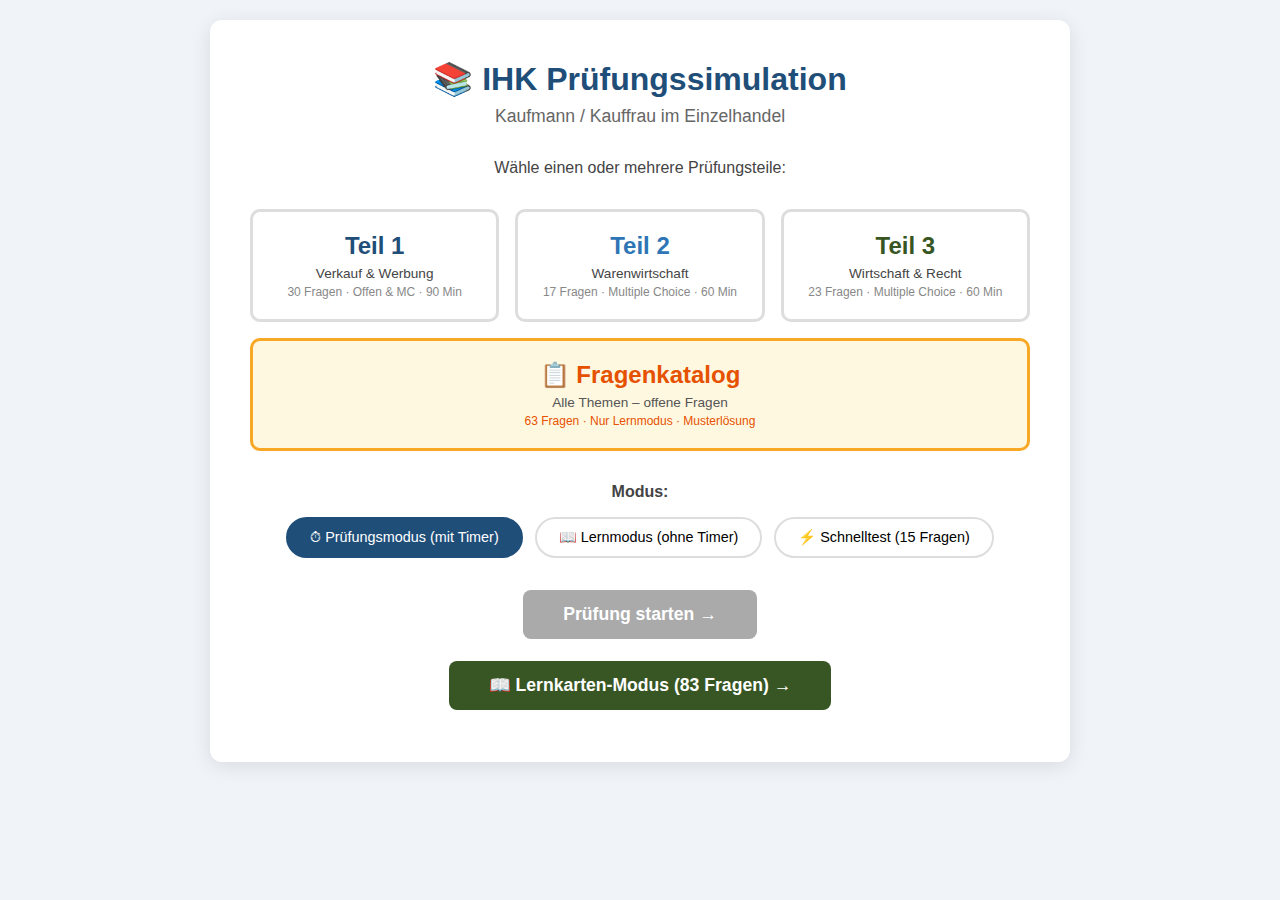
<file: ihk/IHK_Pruefungssimulation_v4.html>
<!DOCTYPE html>
<html lang="de">
<head>
<meta charset="UTF-8">
<meta name="viewport" content="width=device-width, initial-scale=1.0">
<title>IHK Prüfungssimulation – Kaufmann/Kauffrau im Einzelhandel</title>
<style>
  :root {
    --t1: #1F4E79; --t1l: #D6E4F7; --t1m: #2E75B6;
    --t2: #1F4E79; --t2l: #D6E4F7;
    --t3: #375623; --t3l: #E2EFDA; --t3m: #70AD47;
    --correct: #375623; --correct-bg: #E2EFDA;
    --wrong: #C00000; --wrong-bg: #FCE4D6;
    --neutral: #404040;
  }
  * { box-sizing: border-box; margin: 0; padding: 0; }
  body { font-family: Arial, sans-serif; background: #F0F4F8; min-height: 100vh; }

  #app { max-width: 900px; margin: 0 auto; padding: 20px; }

  /* SCREENS */
  .screen { display: none; }
  .screen.active { display: block; }

  /* LERNKARTEN SUB-SCREENS */
  .lk-screen { display: none; }
  .lk-screen.active { display: block; }

  /* START SCREEN */
  .start-card {
    background: white; border-radius: 12px; padding: 40px;
    box-shadow: 0 4px 20px rgba(0,0,0,0.1); text-align: center;
  }
  .start-card h1 { color: var(--t1); font-size: 2rem; margin-bottom: 8px; }
  .start-card .subtitle { color: #666; font-size: 1.1rem; margin-bottom: 32px; }

  .part-selector { display: grid; grid-template-columns: repeat(3, 1fr); gap: 16px; margin: 32px 0; }
  .part-btn[data-part="4"] { grid-column: 1 / -1; }
  .part-btn[data-part="4"].selected { border-color: #E65100 !important; background: #FFF3E0 !important; }
  .part-btn {
    padding: 20px 12px; border: 3px solid #ddd; border-radius: 10px;
    cursor: pointer; background: white; transition: all 0.2s;
  }
  .part-btn:hover { transform: translateY(-2px); box-shadow: 0 4px 12px rgba(0,0,0,0.15); }
  .part-btn.selected { border-color: var(--t1); background: var(--t1l); }
  .part-btn .part-num { font-size: 1.5rem; font-weight: bold; margin-bottom: 6px; }
  .part-btn .part-title { font-size: 0.85rem; color: #444; }
  .part-btn .part-type { font-size: 0.75rem; color: #888; margin-top: 4px; }
  .part-btn[data-part="1"] .part-num { color: var(--t1); }
  .part-btn[data-part="1"].selected { border-color: var(--t1); background: var(--t1l); }
  .part-btn[data-part="2"] .part-num { color: var(--t1m); }
  .part-btn[data-part="2"].selected { border-color: var(--t1m); background: var(--t1l); }
  .part-btn[data-part="3"] .part-num { color: var(--t3); }
  .part-btn[data-part="3"].selected { border-color: var(--t3m); background: var(--t3l); }

  .mode-selector { display: flex; gap: 12px; justify-content: center; margin: 16px 0 24px; flex-wrap: wrap; }
  .mode-btn {
    padding: 10px 22px; border: 2px solid #ddd; border-radius: 25px;
    cursor: pointer; background: white; font-size: 0.9rem; transition: all 0.2s;
  }
  .mode-btn:hover { border-color: var(--t1); color: var(--t1); }
  .mode-btn.selected { background: var(--t1); color: white; border-color: var(--t1); }

  .start-btn {
    background: var(--t1); color: white; border: none;
    padding: 14px 40px; font-size: 1.1rem; font-weight: bold;
    border-radius: 8px; cursor: pointer; transition: background 0.2s;
    margin-top: 8px;
  }
  .start-btn:hover { background: #163a5f; }
  .start-btn:disabled { background: #aaa; cursor: not-allowed; }

  /* QUIZ SCREEN */
  .quiz-header {
    background: white; border-radius: 10px; padding: 16px 24px;
    box-shadow: 0 2px 8px rgba(0,0,0,0.08); margin-bottom: 20px;
    display: flex; align-items: center; justify-content: space-between; flex-wrap: wrap; gap: 12px;
  }
  .quiz-info { display: flex; align-items: center; gap: 20px; flex-wrap: wrap; }
  .part-badge {
    padding: 4px 14px; border-radius: 20px; font-size: 0.85rem; font-weight: bold;
    color: white;
  }
  .progress-text { color: #666; font-size: 0.9rem; }
  .score-display { font-weight: bold; color: var(--t1); }

  .timer {
    font-size: 1.4rem; font-weight: bold; padding: 8px 16px;
    border-radius: 8px; background: #F0F4F8; color: var(--t1);
    min-width: 80px; text-align: center; transition: color 0.3s, background 0.3s;
  }
  .timer.warning { color: #E67E22; background: #FEF5E7; }
  .timer.danger { color: var(--wrong); background: var(--wrong-bg); animation: pulse 1s infinite; }

  @keyframes pulse { 0%,100% { opacity:1; } 50% { opacity:0.6; } }

  .progress-bar-wrap { background: #E0E0E0; border-radius: 4px; height: 6px; margin-bottom: 20px; }
  .progress-bar { height: 100%; border-radius: 4px; background: var(--t1); transition: width 0.4s; }

  /* QUESTION CARD */
  .question-card {
    background: white; border-radius: 12px; padding: 32px;
    box-shadow: 0 2px 12px rgba(0,0,0,0.08); margin-bottom: 20px;
  }
  .q-meta {
    display: flex; align-items: center; gap: 10px; margin-bottom: 16px; flex-wrap: wrap;
  }
  .q-number {
    background: var(--t1); color: white; width: 36px; height: 36px;
    border-radius: 50%; display: flex; align-items: center; justify-content: center;
    font-weight: bold; font-size: 0.95rem; flex-shrink: 0;
  }
  .q-category { color: #888; font-size: 0.85rem; background: #F5F5F5; padding: 3px 10px; border-radius: 12px; }
  .q-text { font-size: 1.05rem; color: #222; line-height: 1.6; margin-bottom: 24px; font-weight: 500; }

  /* MC OPTIONS */
  .options-list { display: flex; flex-direction: column; gap: 10px; }
  .option-btn {
    padding: 14px 18px; border: 2px solid #E0E0E0; border-radius: 8px;
    text-align: left; cursor: pointer; background: white;
    font-size: 0.95rem; color: #333; transition: all 0.15s; line-height: 1.4;
  }
  .option-btn:hover:not(:disabled) { border-color: var(--t1); background: var(--t1l); color: var(--t1); }
  .option-btn.selected { border-color: var(--t1); background: var(--t1l); }
  .option-btn.correct { border-color: var(--correct); background: var(--correct-bg); color: var(--correct); font-weight: bold; }
  .option-btn.wrong { border-color: var(--wrong); background: var(--wrong-bg); color: var(--wrong); }
  .option-btn:disabled { cursor: default; }
  .option-letter { font-weight: bold; margin-right: 8px; color: #999; }
  .option-btn.correct .option-letter { color: var(--correct); }
  .option-btn.wrong .option-letter { color: var(--wrong); }

  /* OPEN QUESTION */
  .open-answer-wrap { position: relative; }
  .open-answer {
    width: 100%; min-height: 120px; padding: 14px; border: 2px solid #E0E0E0;
    border-radius: 8px; font-family: Arial, sans-serif; font-size: 0.95rem;
    resize: vertical; line-height: 1.5; transition: border-color 0.2s;
  }
  .open-answer:focus { outline: none; border-color: var(--t1); }

  /* FEEDBACK */
  .feedback-box {
    margin-top: 16px; padding: 16px 20px; border-radius: 8px;
    border-left: 5px solid; display: none;
  }
  .feedback-box.show { display: block; }
  .feedback-box.correct-fb { border-color: var(--correct); background: var(--correct-bg); }
  .feedback-box.wrong-fb { border-color: var(--wrong); background: var(--wrong-bg); }
  .feedback-box.open-fb { border-color: var(--t1); background: var(--t1l); }
  .feedback-title { font-weight: bold; font-size: 0.9rem; margin-bottom: 8px; }
  .feedback-text { font-size: 0.9rem; white-space: pre-line; line-height: 1.6; }

  /* ACTION BUTTONS */
  .action-row {
    display: flex; gap: 12px; flex-wrap: wrap;
    margin-top: 16px;
  }
  .btn {
    padding: 12px 24px; border: none; border-radius: 8px;
    cursor: pointer; font-size: 0.95rem; font-weight: bold; transition: all 0.2s;
  }
  .btn-primary { background: var(--t1); color: white; }
  .btn-primary:hover { background: #163a5f; }
  .btn-secondary { background: #F0F4F8; color: var(--t1); border: 2px solid var(--t1); }
  .btn-secondary:hover { background: var(--t1l); }
  .btn-danger { background: var(--wrong-bg); color: var(--wrong); border: 2px solid var(--wrong); }
  .btn:disabled { opacity: 0.4; cursor: not-allowed; }

  /* RESULTS SCREEN */
  .results-card {
    background: white; border-radius: 12px; padding: 40px;
    box-shadow: 0 4px 20px rgba(0,0,0,0.1);
  }
  .results-card h2 { color: var(--t1); font-size: 1.8rem; margin-bottom: 8px; text-align: center; }
  .score-big {
    font-size: 4rem; font-weight: bold; text-align: center;
    margin: 24px 0 8px; line-height: 1;
  }
  .grade-label { text-align: center; font-size: 1.2rem; color: #666; margin-bottom: 32px; }
  .stats-grid { display: grid; grid-template-columns: repeat(3, 1fr); gap: 16px; margin: 24px 0; }
  .stat-box { background: #F5F7FA; border-radius: 8px; padding: 16px; text-align: center; }
  .stat-num { font-size: 2rem; font-weight: bold; color: var(--t1); }
  .stat-label { font-size: 0.8rem; color: #888; margin-top: 4px; }
  .results-actions { display: flex; gap: 12px; justify-content: center; flex-wrap: wrap; margin-top: 32px; }

  /* REVIEW */
  .review-item { background: white; border-radius: 8px; padding: 20px; margin-bottom: 12px; border-left: 4px solid #ddd; }
  .review-item.r-correct { border-color: var(--correct); }
  .review-item.r-wrong { border-color: var(--wrong); }
  .review-item.r-open { border-color: var(--t1); }
  .review-q { font-weight: bold; margin-bottom: 8px; font-size: 0.95rem; }
  .review-given { font-size: 0.9rem; margin-bottom: 6px; }
  .review-correct { font-size: 0.9rem; color: var(--correct); }

  @media (max-width: 600px) {
    .part-selector { grid-template-columns: 1fr; }
    .stats-grid { grid-template-columns: repeat(2, 1fr); }
    .quiz-header { flex-direction: column; align-items: flex-start; }
  }
</style>
</head>
<body>
<div id="app">

<!-- START SCREEN -->
<div id="screen-start" class="screen active">
  <div class="start-card">
    <h1>📚 IHK Prüfungssimulation</h1>
    <div class="subtitle">Kaufmann / Kauffrau im Einzelhandel</div>

    <p style="margin-bottom:16px; color:#444;">Wähle einen oder mehrere Prüfungsteile:</p>
    <div class="part-selector">
      <div class="part-btn" data-part="1" onclick="togglePart(1)">
        <div class="part-num">Teil 1</div>
        <div class="part-title">Verkauf & Werbung</div>
        <div class="part-type">30 Fragen · Offen & MC · 90 Min</div>
      </div>
      <div class="part-btn" data-part="2" onclick="togglePart(2)">
        <div class="part-num">Teil 2</div>
        <div class="part-title">Warenwirtschaft</div>
        <div class="part-type">17 Fragen · Multiple Choice · 60 Min</div>
      </div>
      <div class="part-btn" data-part="3" onclick="togglePart(3)">
        <div class="part-num">Teil 3</div>
        <div class="part-title">Wirtschaft & Recht</div>
        <div class="part-type">23 Fragen · Multiple Choice · 60 Min</div>
      </div>
      <div class="part-btn" data-part="4" onclick="togglePart(4)" style="grid-column: 1/-1; background: #FFF8E1; border-color: #F9A825;">
        <div class="part-num" style="color:#E65100;">📋 Fragenkatalog</div>
        <div class="part-title" style="color:#555;">Alle Themen – offene Fragen</div>
        <div class="part-type" style="color:#E65100;">63 Fragen · Nur Lernmodus · Musterlösung</div>
      </div>
    </div>

    <p style="margin-bottom:10px; color:#444; font-weight:bold;">Modus:</p>
    <div class="mode-selector">
      <div class="mode-btn selected" data-mode="exam" onclick="setMode('exam')">⏱ Prüfungsmodus (mit Timer)</div>
      <div class="mode-btn" data-mode="learn" onclick="setMode('learn')">📖 Lernmodus (ohne Timer)</div>
      <div class="mode-btn" data-mode="quick" onclick="setMode('quick')">⚡ Schnelltest (15 Fragen)</div>
    </div>

    <button class="start-btn" id="start-btn" onclick="startQuiz()" disabled>Prüfung starten →</button>
      <br><br>
      <button class="start-btn" onclick="showLernkarten()" style="background:var(--t3); margin-top:4px;">&#x1F4D6; Lernkarten-Modus (83 Fragen) &#x2192;</button>
    <p id="q-count" style="margin-top:12px; color:#888; font-size:0.85rem;"></p>
  </div>
</div>

<!-- QUIZ SCREEN -->
<div id="screen-quiz" class="screen">
  <div class="quiz-header">
    <div class="quiz-info">
      <span class="part-badge" id="quiz-part-badge">Teil 1</span>
      <span class="progress-text" id="progress-text">Frage 1 von 20</span>
      <span class="score-display" id="score-display">0 / 0 richtig</span>
    </div>
    <div class="timer" id="timer">--:--</div>
  </div>
  <div class="progress-bar-wrap">
    <div class="progress-bar" id="progress-bar" style="width:0%"></div>
  </div>

  <div class="question-card">
    <div class="q-meta">
      <div class="q-number" id="q-number">1</div>
      <div class="q-category" id="q-category">Teamarbeit</div>
    </div>
    <div class="q-text" id="q-text">Frage wird geladen...</div>
    <div id="q-content"><!-- options or textarea --></div>
    <div class="feedback-box" id="feedback-box">
      <div class="feedback-title" id="feedback-title"></div>
      <div class="feedback-text" id="feedback-text"></div>
    </div>
  </div>

  <div class="action-row">
    <button class="btn btn-secondary" id="btn-show-answer" onclick="showAnswer()" style="display:none">Lösung anzeigen</button>
    <button class="btn btn-primary" id="btn-next" onclick="nextQuestion()" disabled>Weiter →</button>
    <button class="btn btn-danger" onclick="endQuiz()" style="margin-left:auto;">Prüfung beenden</button>
  </div>
</div>

<!-- RESULTS SCREEN -->
<div id="screen-results" class="screen">
  <div class="results-card">
    <h2>Ergebnis</h2>
    <div class="score-big" id="result-pct">--</div>
    <div class="grade-label" id="result-grade">--</div>
    <div class="stats-grid" style="grid-template-columns: repeat(4,1fr);">
      <div class="stat-box">
        <div class="stat-num" id="stat-pct">–</div>
        <div class="stat-label">Punkte (IHK)</div>
      </div>
      <div class="stat-box" style="background:#E2EFDA;">
        <div class="stat-num" id="stat-correct" style="color:var(--correct);">0</div>
        <div class="stat-label">Richtig</div>
      </div>
      <div class="stat-box" style="background:#FCE4D6;">
        <div class="stat-num" id="stat-wrong" style="color:var(--wrong);">0</div>
        <div class="stat-label">Falsch</div>
      </div>
      <div class="stat-box">
        <div class="stat-num" id="stat-open">0</div>
        <div class="stat-label">Offen</div>
      </div>
    </div>
    <div id="result-time" style="text-align:center; color:#888; font-size:0.9rem; margin-bottom:24px;"></div>

    <div class="results-actions">
      <button class="btn btn-primary" onclick="showReview()">📋 Antworten ansehen</button>
      <button class="btn btn-secondary" onclick="restartQuiz()">🔄 Nochmal versuchen</button>
      <button class="btn btn-secondary" onclick="goHome()">🏠 Startseite</button>
    </div>
  </div>
</div>

<!-- REVIEW SCREEN -->
<div id="screen-review" class="screen">
  <div style="margin-bottom:16px; display:flex; gap:12px; align-items:center;">
    <button class="btn btn-secondary" onclick="showResults()">← Zurück zum Ergebnis</button>
    <h3 style="color:var(--t1);">Alle Antworten im Überblick</h3>
  </div>
  <div id="review-list"></div>
</div>


<!-- LERNKARTEN SCREEN -->
<div id="screen-lk" class="screen">
  <div id="lk-setup" class="lk-screen active">
    <div class="start-card">
      <h1 style="font-size:1.6rem;">📖 Lernkarten-Modus</h1>
      <p class="subtitle">83 offene Fragen aus dem Fragenkatalog · Mit Selbstbewertung</p>
      <div class="lk-filter-row" style="justify-content:center; margin:20px 0;">
        <button class="lk-filter-btn active" data-lkpart="0" onclick="setLKPart(0)">Alle Teile</button>
        <button class="lk-filter-btn" data-lkpart="1" onclick="setLKPart(1)">Teil 1 – Verkauf</button>
        <button class="lk-filter-btn" data-lkpart="2" onclick="setLKPart(2)">Teil 2 – Warenwirtschaft</button>
        <button class="lk-filter-btn" data-lkpart="3" onclick="setLKPart(3)">Teil 3 – Wirtschaft & Recht</button>
      </div>
      <div style="display:flex; gap:12px; justify-content:center; flex-wrap:wrap; margin-bottom:24px;">
        <label style="display:flex; align-items:center; gap:8px; cursor:pointer; font-size:0.9rem;">
          <input type="checkbox" id="lk-shuffle" checked style="width:16px;height:16px;"> Karten mischen
        </label>
        <label style="display:flex; align-items:center; gap:8px; cursor:pointer; font-size:0.9rem;">
          <input type="checkbox" id="lk-only-unsure" onchange="updateLKCount()"> Nur unsichere / falsche Karten
        </label>
      </div>
      <p id="lk-card-count" style="color:#888; margin-bottom:20px; font-size:0.9rem;">83 Karten ausgewählt</p>
      <button class="start-btn" onclick="startLernkarten()" style="background:var(--t3);">Lernkarten starten &#x2192;</button>
      <br><br>
      <button class="btn btn-secondary" onclick="goHome()">&#x2190; Zur&#xFC;ck</button>
    </div>
  </div>
  <div id="lk-main" class="lk-screen">
    <div style="background:white; border-radius:16px; box-shadow:0 6px 24px rgba(0,0,0,0.12); overflow:hidden;">

      <!-- Top header: green gradient with title + stats -->
      <div style="background:linear-gradient(135deg, #375623 0%, #4a7a2e 100%); padding:18px 24px;">
        <div style="display:flex; justify-content:space-between; align-items:center; flex-wrap:wrap; gap:10px;">
          <div style="display:flex; align-items:center; gap:12px;">
            <button onclick="endLernkarten()" style="background:rgba(255,255,255,0.18); color:white; border:1.5px solid rgba(255,255,255,0.4); border-radius:8px; padding:7px 14px; font-size:0.85rem; font-weight:bold; cursor:pointer; transition:background 0.2s;" onmouseover="this.style.background='rgba(255,255,255,0.28)'" onmouseout="this.style.background='rgba(255,255,255,0.18)'">✕ Beenden</button>
            <span style="color:rgba(255,255,255,0.8); font-size:0.9rem;" id="lk-progress-text">Karte 1 von 83</span>
          </div>
          <div style="display:flex; gap:16px; flex-wrap:wrap;">
            <span style="color:white; font-size:0.88rem; font-weight:600;">✓ <span id="lk-knew">0</span> <span style="font-weight:400; opacity:0.8;">gewusst</span></span>
            <span style="color:#FFE082; font-size:0.88rem; font-weight:600;">~ <span id="lk-unsure">0</span> <span style="font-weight:400; opacity:0.8;">unsicher</span></span>
            <span style="color:#FFAB91; font-size:0.88rem; font-weight:600;">✕ <span id="lk-didnt">0</span> <span style="font-weight:400; opacity:0.8;">nicht gewusst</span></span>
          </div>
        </div>
        <!-- Progress bar inside header -->
        <div style="background:rgba(255,255,255,0.25); border-radius:4px; height:5px; margin-top:14px;">
          <div id="lk-progress-bar" style="background:white; height:100%; width:0%; border-radius:4px; transition:width 0.4s;"></div>
        </div>
      </div>

      <!-- Card body -->
      <div style="padding:28px 32px;">

        <!-- Meta row -->
        <div style="display:flex; align-items:center; gap:10px; margin-bottom:20px; flex-wrap:wrap;">
          <div style="background:var(--t3); color:white; width:34px; height:34px; border-radius:50%; display:flex; align-items:center; justify-content:center; font-weight:bold; font-size:0.9rem; flex-shrink:0;" id="lk-num">1</div>
          <span style="background:#F0F4F8; color:#555; font-size:0.82rem; padding:3px 10px; border-radius:12px;" id="lk-cat">Kategorie</span>
          <span id="lk-part-badge" style="background:var(--t1); color:white; font-size:0.78rem; font-weight:bold; padding:3px 10px; border-radius:12px;">Teil 1</span>
        </div>

        <!-- Question -->
        <div id="lk-question" style="font-size:1.1rem; font-weight:600; color:#1a1a1a; line-height:1.65; margin-bottom:24px;">Frage wird geladen...</div>

        <!-- Reveal button -->
        <button onclick="revealLKAnswer()" id="lk-reveal-btn"
          style="background:linear-gradient(135deg,#375623,#4a7a2e); color:white; border:none; padding:13px 28px; border-radius:10px; font-size:1rem; font-weight:bold; cursor:pointer; transition:opacity 0.2s; display:inline-flex; align-items:center; gap:8px; margin-bottom:20px;"
          onmouseover="this.style.opacity='0.88'" onmouseout="this.style.opacity='1'">
          💡 Antwort zeigen
        </button>

        <!-- Answer box -->
        <div id="lk-answer-box" style="display:none; background:#F4F9F1; border-left:4px solid var(--t3); border-radius:0 10px 10px 0; padding:18px 20px; margin-bottom:24px;">
          <div style="font-size:0.78rem; font-weight:bold; color:var(--t3); text-transform:uppercase; letter-spacing:0.06em; margin-bottom:10px;">✓ Musterlösung</div>
          <div id="lk-answer-text" style="font-size:0.95rem; color:#2a2a2a; line-height:1.7; white-space:pre-line;"></div>
        </div>

        <!-- Self-rate buttons -->
        <div id="lk-self-rate" style="display:none; border-top:1px solid #eee; padding-top:20px;">
          <p style="font-size:0.85rem; color:#888; margin-bottom:12px; font-weight:500;">Wie gut wusstest du es?</p>
          <div style="display:flex; gap:10px; flex-wrap:wrap;">
            <button onclick="rateLK('knew')"
              style="flex:1; min-width:110px; padding:12px 8px; border:2px solid #C8E6C9; border-radius:10px; background:#F1F8E9; color:#2E7D32; font-weight:bold; font-size:0.9rem; cursor:pointer; transition:all 0.15s;"
              onmouseover="this.style.background='#C8E6C9'" onmouseout="this.style.background='#F1F8E9'">✓ Gewusst</button>
            <button onclick="rateLK('unsure')"
              style="flex:1; min-width:110px; padding:12px 8px; border:2px solid #FFF9C4; border-radius:10px; background:#FFFDE7; color:#F57F17; font-weight:bold; font-size:0.9rem; cursor:pointer; transition:all 0.15s;"
              onmouseover="this.style.background='#FFF9C4'" onmouseout="this.style.background='#FFFDE7'">~ Unsicher</button>
            <button onclick="rateLK('didnt')"
              style="flex:1; min-width:110px; padding:12px 8px; border:2px solid #FFCCBC; border-radius:10px; background:#FBE9E7; color:#BF360C; font-weight:bold; font-size:0.9rem; cursor:pointer; transition:all 0.15s;"
              onmouseover="this.style.background='#FFCCBC'" onmouseout="this.style.background='#FBE9E7'">✕ Nicht gewusst</button>
          </div>
        </div>

      </div><!-- end card body -->
    </div><!-- end wrapper -->
  </div>
  <div id="lk-finish" class="lk-screen">
    <div class="lk-finish-card">
      <div style="font-size:3rem; margin-bottom:12px;">&#x1F389;</div>
      <h2 style="color:var(--t3); margin-bottom:8px;">Durchgang abgeschlossen!</h2>
      <p style="color:#666; margin-bottom:24px;">Deine Selbstbewertung:</p>
      <div class="stats-grid" style="max-width:400px; margin:0 auto 24px;">
        <div class="stat-box" style="background:#E2EFDA;">
          <div class="stat-num" id="lk-fin-knew" style="color:var(--correct);">0</div>
          <div class="stat-label">Gewusst</div>
        </div>
        <div class="stat-box" style="background:#FFF2CC;">
          <div class="stat-num" id="lk-fin-unsure" style="color:#7F6000;">0</div>
          <div class="stat-label">Unsicher</div>
        </div>
        <div class="stat-box" style="background:#FCE4D6;">
          <div class="stat-num" id="lk-fin-didnt" style="color:var(--wrong);">0</div>
          <div class="stat-label">Nicht gewusst</div>
        </div>
      </div>
      <div style="display:flex; gap:12px; justify-content:center; flex-wrap:wrap;">
        <button class="start-btn" onclick="repeatUnsure()" style="background:var(--t3); font-size:0.9rem; padding:10px 20px;">&#x1F501; Unsichere wiederholen</button>
        <button class="btn btn-secondary" onclick="showLernkarten()">Neu starten</button>
        <button class="btn btn-secondary" onclick="goHome()">&#x1F3E0; Startseite</button>
      </div>
    </div>
  </div>
</div>

</div>

<script>
// ==================== DATA ====================
const QUESTIONS = {
  t1: [
    { id:1, cat:"Teamarbeit", type:"mc",
      q:"Welche Aussage beschreibt ein Merkmal der Teamarbeit NICHT?",
      opts:["Angemessene Gruppengröße / Teilnehmerzahl","Eine Teamleitung","Jeder arbeitet eigenständig ohne Absprache mit anderen","Fest vereinbarte Rahmenbedingungen"],
      correct:2, explain:"Teamarbeit setzt gerade die enge Absprache und Zusammenarbeit voraus – eigenständiges Arbeiten ohne Koordination widerspricht dem Teamprinzip." },
    { id:2, cat:"Teamarbeit", type:"open",
      q:"Nennen Sie 4 Vorteile der Teamarbeit.",
      answer:"1. Stärken und Schwächen der Teammitglieder werden ausgeglichen\n2. Entscheidungen werden gemeinsam getroffen und von allen getragen\n3. Wir-Gefühl wird gestärkt\n4. Das Wissen der Teammitglieder wird besser genutzt" },
    { id:3, cat:"Teamarbeit", type:"mc",
      q:"Was beschreibt das 'Trittbrettfahrer'-Phänomen in großen Teams?",
      opts:["Mitarbeiter arbeiten besonders hart, wenn das Team groß ist","Zurückhaltende Mitarbeiter verstecken sich leicht und tragen weniger bei","Der Informationsfluss verbessert sich mit der Teamgröße","Große Teams treffen bessere Entscheidungen"],
      correct:1, explain:"Bei zu vielen Teammitgliedern können zurückhaltende Personen weniger beitragen, ohne dass es auffällt – man nennt das den 'Trittbrettfahrer-Effekt'." },
    { id:4, cat:"Feedback", type:"mc",
      q:"Welche Aussage zur Sandwich-Methode (Feedbackgespräch) ist RICHTIG?",
      opts:["Kritik wird direkt und scharf formuliert, ohne Beschönigung","Die Methode besteht aus: Lob → Kritik → Ermutigung","Zuerst kommt die Kritik, dann das Lob","Die Sandwich-Methode ist für Kritik an Kunden gedacht"],
      correct:1, explain:"Sandwich = Lob + Kritik + Lob (Ermutigung). Ziel: Kritik annehmbar machen, ohne das Selbstwertgefühl zu verletzen." },
    { id:5, cat:"Feedback", type:"open",
      q:"Erklären Sie die Sandwich-Methode als Feedbacktechnik und nennen Sie ihre drei Schichten.",
      answer:"Schicht 1 (LOB): Mit einer positiven Aussage beginnen\nSchicht 2 (KRITIK): Konkrete, sachliche Kritik in Ich-Form formulieren\nSchicht 3 (ERMUTIGUNG): Mit einer motivierenden Aussage abschließen\nZiel: Kritik annehmbar machen, ohne das Selbstwertgefühl zu verletzen." },
    { id:6, cat:"Feedback", type:"mc",
      q:"Welche Formulierung entspricht einer korrekten Feedback-Regel?",
      opts:["'Du machst das immer falsch!'","'Ich habe den Eindruck, dass die Präsentation noch klarer strukturiert werden könnte.'","'Das war wirklich nicht gut von dir.'","'Alle fanden, dass du dich verbessern musst.'"],
      correct:1, explain:"Feedback soll in der Ich-Form formuliert werden, sachlich und konkret sein und das Selbstwertgefühl nicht verletzen." },
    { id:7, cat:"Feedback", type:"mc",
      q:"Nennen Sie einen Vorteil der Sandwich-Methode beim Mitarbeitergespräch.",
      opts:["Kritik wirkt stärker, weil sie doppelt betont wird","Das Selbstwertgefühl des Mitarbeiters bleibt erhalten und Kritik wird besser angenommen","Der Vorgesetzte muss sich nicht entschuldigen","Die Methode verkürzt das Gespräch auf ein Minimum"],
      correct:1, explain:"Die Sandwich-Methode bettet Kritik zwischen zwei positive Aussagen – so bleibt das Selbstwertgefühl erhalten und der Mitarbeiter ist offener für Verbesserungsvorschläge." },
    { id:8, cat:"Werbung", type:"mc",
      q:"Was ist der UNTERSCHIED zwischen Werbemittel und Werbeträger?",
      opts:["Beide Begriffe bedeuten dasselbe","Werbemittel = das Werbeobjekt selbst; Werbeträger = Medium, das es transportiert","Werbeträger = Flyer, Werbemittel = Zeitung","Werbemittel ist das Budget, Werbeträger die Zielgruppe"],
      correct:1, explain:"Werbemittel = das Werbeobjekt selbst (Flyer, Anzeige, Plakat).\nWerbeträger = das Medium, das es transportiert (Zeitung, Radio, Internet)." },
    { id:9, cat:"Werbung", type:"open",
      q:"Nennen Sie 5 Inhalte eines vollständigen Werbeplans.",
      answer:"1. Werbeziele\n2. Zielgruppe (Streukreis)\n3. Werbebotschaft\n4. Werbemittel\n5. Werbebudget\n(+ Werbeträger, Zeitraum)" },
    { id:10, cat:"Werbung", type:"mc",
      q:"Warum eignet sich Social Media besonders gut als Werbemittel?",
      opts:["Es ist das teuerste, aber effektivste Werbemittel","Kunden können nicht erreicht werden","Günstig, hohe Reichweite und Kunden erwarten eine Internetpräsenz","Nur für junge Zielgruppen geeignet"],
      correct:2, explain:"Social Media ist das günstigste Werbemittel, erreicht viele Kunden direkt, und moderne Kunden erwarten eine Internetpräsenz von Unternehmen." },
    { id:11, cat:"Werbung", type:"mc",
      q:"Welcher der folgenden ist KEIN Grundsatz der Werbung?",
      opts:["Werbewahrheit (keine falschen Versprechen)","Werbeoriginalität (Aufmerksamkeit erregen)","Werbeexklusivität (nur für Stammkunden)","Werbeklarheit (verständlich und eindeutig)"],
      correct:2, explain:"Die 5 Grundsätze der Werbung sind: Werbewirksamkeit, Werbewahrheit, Werbeklarheit, Werbeoriginalität, Werbe-Wirtschaftlichkeit.\n'Werbeexklusivität' gibt es nicht." },
    { id:12, cat:"Werbung", type:"mc",
      q:"Was ist Verkaufsförderung (Sales Promotion)?",
      opts:["Maßnahmen zur Schulung des Verkaufspersonals","Summe aller absatzfördernden Maßnahmen am Ort des Verkaufs","Werbung in Zeitungen und Magazinen","Rabattaktionen nur für Stammkunden"],
      correct:1, explain:"Sales Promotion = Summe aller absatzfördernden Maßnahmen am Point of Sale (POS), um aufgebautes Kaufinteresse in einen konkreten Kauf umzuwandeln." },
    { id:13, cat:"Verkaufsgespräch", type:"mc",
      q:"Welche Fragetechnik ist bei der Bedarfsermittlung am Anfang des Verkaufsgesprächs am besten geeignet?",
      opts:["Geschlossene Frage (Ja/Nein)","Suggestivfrage","Offene W-Frage","Alternativfrage"],
      correct:2, explain:"Offene W-Fragen ('Was suchen Sie?', 'Wie kann ich helfen?') ermöglichen breite Antworten und helfen, den Bedarf des Kunden zu ermitteln." },
    { id:14, cat:"Verkaufsgespräch", type:"open",
      q:"Erklären Sie den Unterschied zwischen offener Frage und Alternativfrage. Geben Sie je ein Beispiel.",
      answer:"Offene Frage (W-Frage): Lässt viele Antwortmöglichkeiten zu\nBeispiel: 'Welche Funktion soll das Gerät haben?'\n\nAlternativfrage: Lässt den Kunden zwischen zwei Optionen wählen\nBeispiel: 'Möchten Sie einen trockenen oder einen lieblichen Wein?'" },
    { id:15, cat:"Verkaufsgespräch", type:"mc",
      q:"Bei der Warenvorlage sollte man mit welcher Preislage beginnen?",
      opts:["Mit dem günstigsten Artikel","Mit dem teuersten Artikel","Mit der mittleren Preislage","Mit der neuesten Ware"],
      correct:2, explain:"Mit mittlerer Preislage beginnen – so hat man Handlungsspielraum nach oben (höherwertige Artikel zeigen) und nach unten (günstigere Alternativen)." },
    { id:16, cat:"Verkaufsgespräch", type:"mc",
      q:"Wie funktioniert die Sandwich-Methode bei der Preisnennung?",
      opts:["Preis zuerst nennen, dann Vorteile","Nutzen nennen → Preis nennen → Vorteil nennen","Preis verschweigen und nur Vorteile nennen","Preis zwischen zwei Rabatten einbetten"],
      correct:1, explain:"Sandwich-Preisnennung: Nutzen → Preis → Vorteil.\nDer Preis wird zwischen zwei positive Aussagen eingebettet und wirkt so weniger abschreckend." },
    { id:17, cat:"Reklamation", type:"mc",
      q:"Was ist der Unterschied zwischen Umtausch und Reklamation?",
      opts:["Umtausch = gesetzlicher Anspruch; Reklamation = freiwillige Leistung","Umtausch = freiwillige Leistung des Händlers; Reklamation = gesetzlicher Anspruch bei Mangel","Beide sind gesetzliche Ansprüche","Beide sind freiwillige Leistungen"],
      correct:1, explain:"Umtausch: Freiwillige Leistung des Händlers – kein Mangel vorhanden.\nReklamation: Gesetzlicher Anspruch des Kunden auf Nacherfüllung bei einem Mangel." },
    { id:18, cat:"Reklamation", type:"open",
      q:"Beschreiben Sie, wie Sie sich kundenorientiert bei einer Reklamation verhalten. (4 Schritte)",
      answer:"1. Kunden höflich in eine ruhige Ecke bitten (Geschäftsablauf nicht stören)\n2. Kunden ruhig aussprechen lassen\n3. Aufmerksam zuhören, Verständnis und Entschuldigung zeigen\n4. Lösungsangebot machen (Reparatur, Ersatz, Erstattung)" },
    { id:19, cat:"Kassenbereich", type:"mc",
      q:"Was gehört zu den vorbereitenden Tätigkeiten vor dem Kassieren?",
      opts:["Waren neu einräumen","Wechselgeld abzählen und in die Kasse einzählen","Inventur durchführen","Lieferanten anrufen"],
      correct:1, explain:"Vor dem Kassieren muss u.a. das Wechselgeld bereitgestellt, die Kasse auf Funktionsfähigkeit geprüft, der Kassierer angemeldet und die Bonrolle kontrolliert werden." },
    { id:20, cat:"Kassenbereich", type:"open",
      q:"Nennen Sie 4 Ursachen für Kassendifferenzen und je eine Gegenmassnahme.",
      answer:"1. Kassierfehler → Betrag laut nennen\n2. Falschgeld nicht erkannt → Geldscheine mit Prüfstift / UV-Lampe prüfen\n3. Fehler bei Preiseingabe → Barcode erneut scannen / WWS nutzen\n4. Unehrlichkeit des Kassenpersonals → Videoüberwachung, 4-Augen-Prinzip" },
    { id:21, cat:"Kassenbereich", type:"mc",
      q:"Welchen Vorteil hat die Kartenzahlung für das Unternehmen?",
      opts:["Höhere Kassenbestände","Zahlungsgarantie durch Online-Prüfung und weniger Kassendifferenzen","Kunden kaufen weniger spontan","Kein Wechselgeld nötig – aber dafür längere Wartezeiten"],
      correct:1, explain:"Kartenzahlung: Zahlungsgarantie, weniger Kassendifferenzen, Erhöhung der Kundenbindung.\nFür den Kunden: Bequemlichkeit, Unabhängigkeit von Bargeld, spontane Käufe möglich." },
    { id:22, cat:"Warenpräsentation", type:"mc",
      q:"Welche Regalzone wird als 'Greifzone' bezeichnet?",
      opts:["0–80 cm (Bückzone)","80–120 cm","120–160 cm (Sichtzone)","160–220 cm (Reckzone)"],
      correct:1, explain:"Greifzone (80–120 cm): Leichter Zugriff, hochwertige margenstarke Ware.\nSichtzone (120–160 cm): Attraktive Ware, Impulskäufe.\nBeide gelten als verkaufsstark." },
    { id:23, cat:"Warenpräsentation", type:"mc",
      q:"Wo sollte ein Händler seine teuerste, margenstarke Ware platzieren?",
      opts:["Bückzone (0–80 cm) – damit Kunden sie suchen müssen","Reckzone (160–220 cm) – damit sie auffällt","Greifzone (80–120 cm) – leichter Zugriff und gute Sichtbarkeit","Immer am Eingang"],
      correct:2, explain:"Greifzone (80–120 cm): Leichter Zugriff = hohe Kaufbereitschaft → ideal für hochwertige, margenstarke Ware." },
    { id:24, cat:"Warenpräsentation", type:"mc",
      q:"Was ist eine Verbundplatzierung?",
      opts:["Ware wird an ihrem normalen Regalplatz aufgestellt","Ergänzende Artikel werden gemeinsam platziert (z.B. Kaffee + Kaffeemaschine)","Ware wird zweimal aufgestellt","Ware wird im Schaufenster präsentiert"],
      correct:1, explain:"Verbundplatzierung = zusammengehörende Produkte gemeinsam präsentieren → fördert Zusatzkäufe und logische Kundenlenkung." },
    { id:25, cat:"Warenpräsentation", type:"mc",
      q:"Was beschreibt das Zwangsablauf-Prinzip der Regalanordnung?",
      opts:["Kunden können den Weg durch das Geschäft frei wählen","Ein fester Einkaufsweg ist vorgegeben – der Kunde wird durch alle Bereiche geführt","Warenträger werden sternförmig in der Mitte aufgestellt","Kurze Warenträger werden quer im Raum verteilt"],
      correct:1, explain:"Zwangsablauf (Beispiel: IKEA): Ein fest vorgegebener Weg führt den Kunden durch alle Bereiche → maximale Exposition gegenüber dem Sortiment." },
    { id:26, cat:"Warenpräsentation", type:"mc",
      q:"Was ist der Unterschied zwischen Kern- und Randsortiment?",
      opts:["Kernsortiment = teure Ware; Randsortiment = günstige Ware","Kernsortiment = Haupttätigkeit des Unternehmens; Randsortiment = Ergänzungsartikel","Kernsortiment = Neuzugänge; Randsortiment = alte Ware","Kernsortiment = Markenware; Randsortiment = Eigenmarken"],
      correct:1, explain:"Kernsortiment: Haupttätigkeit (z.B. Möbelhaus → Sofas, Schlafzimmer).\nRandsortiment: Ergänzungsartikel für zusätzlichen Kundenservice (z.B. Möbelhaus → Heimtextilien, Dekoration)." },
    { id:27, cat:"Warenpräsentation", type:"mc",
      q:"Welche Regalanordnung beschreibt das Kojenprinzip?",
      opts:["Warenträger stehen sternförmig in der Mitte","Der Innenraum wird durch Warenträger in kleinere abgeschlossene Bereiche eingeteilt (Wohnlichkeit)","Warenträger werden von innen nach außen immer höher","Warenträger sind schräg versetzt angeordnet"],
      correct:1, explain:"Kojenprinzip (Beispiel: Möbel Martin): Warenträger teilen den Raum in kleinere Bereiche auf – wirkt wohnlich und einladend." },
    { id:28, cat:"Warenpräsentation", type:"open",
      q:"Nennen Sie 4 der 6 Regalanordnungsprinzipien und je ein Beispielunternehmen.",
      answer:"1. Diagonalprinzip – dm (Warenträger schräg versetzt)\n2. Zwangsablauf – IKEA (fester Einkaufsweg)\n3. Arenaprinzip – Warenträger von Mitte nach außen immer höher\n4. Sternprinzip – Thalia (sternförmige Aufstellung in der Mitte)\n5. Kojenprinzip – Möbel Martin (abgeschlossene Bereiche)\n6. Individualablauf – Aldi (Kunde wählt Weg frei)" },
    { id:29, cat:"Warenpräsentation", type:"mc",
      q:"Was versteht man unter verkaufsstarken Zonen im Verkaufsraum?",
      opts:["Eingangsbereich, Eckzone und Mittelzone","Kassenzone, Bedienungszone und Randzone","Bückzone, Reckzone und Lagerfläche","Immer die Flächen direkt am Schaufenster"],
      correct:1, explain:"Verkaufsstarke Zonen: Kassenzone, Bedienungszone, Randzone.\nVerkaufsschwache Zonen: Eingangsbereich, Eckzone, Mittelzone.\nTipp: Margenstarke Ware in starke Zonen – Pflichtartikel (Salz, Mehl) in schwache." },
    { id:30, cat:"Visual Merchandising", type:"mc",
      q:"Welche Wirkung hat warme Beleuchtung im Verkaufsraum laut Visual Merchandising?",
      opts:["Sie lässt den Raum kleiner wirken","Sie wirkt sich positiv auf die Verweildauer der Kunden aus","Sie schreckt Kunden ab","Sie erhöht die Diebstahlsicherheit"],
      correct:1, explain:"Visual Merchandising: Warme Beleuchtung → angenehme Atmosphäre → längere Verweildauer → mehr Impulskäufe.\nGroßflächige Beleuchtung lässt den Raum hochwertiger erscheinen." },
  ],
  t2: [
    { id:31, cat:"Lagerbestand", type:"mc",
      q:"Wie berechnet man den Meldebestand?",
      opts:["Meldebestand = Höchstbestand – Mindestbestand","Meldebestand = Tagesabsatz × Lieferzeit + Mindestbestand","Meldebestand = Jahresabsatz / 360","Meldebestand = Lagerbestand / 2"],
      correct:1, explain:"Meldebestand = Tagesabsatz × Lieferzeit (in Tagen) + Mindestbestand\nBei Erreichen des Meldebestands muss sofort bestellt werden!" },
    { id:32, cat:"Lagerbestand", type:"mc",
      q:"Was passiert mit dem Meldebestand, wenn sich die Lieferzeit verlängert?",
      opts:["Der Meldebestand sinkt","Der Meldebestand bleibt gleich","Der Meldebestand muss erhöht werden","Der Meldebestand ist dann irrelevant"],
      correct:2, explain:"Längere Lieferzeit = mehr Puffer nötig → Meldebestand muss erhöht werden." },
    { id:33, cat:"Lagerbestand", type:"mc",
      q:"Wie berechnet man die Umschlagshäufigkeit?",
      opts:["Umschlagshäufigkeit = Ø Lagerbestand × 360","Umschlagshäufigkeit = Jahresabsatz / Ø Lagerbestand","Umschlagshäufigkeit = Ø Lagerbestand / Jahresabsatz","Umschlagshäufigkeit = Lagerdauer × Jahresabsatz"],
      correct:1, explain:"Umschlagshäufigkeit = Jahresabsatz / Ø Lagerbestand\nHohe Umschlagshäufigkeit = Ware dreht sich schnell = gut!" },
    { id:34, cat:"Lagerbestand", type:"mc",
      q:"Wie berechnet man die Lagerdauer in Tagen?",
      opts:["Lagerdauer = Jahresabsatz × Ø Lagerbestand","Lagerdauer = Ø Lagerbestand × 360 / Jahresabsatz","Lagerdauer = Umschlagshäufigkeit / 360","Lagerdauer = Mindestbestand / Tagesabsatz"],
      correct:1, explain:"Lagerdauer = Ø Lagerbestand × 360 / Jahresabsatz (Ergebnis in Tagen)\nKurze Lagerdauer = gut (geringere Lagerkosten, Kapitalbindung)." },
    { id:35, cat:"Lagerbestand", type:"mc",
      q:"Ein Artikel hat einen Tagesabsatz von 5 Stück, eine Lieferzeit von 8 Tagen und einen Mindestbestand von 10 Stück. Wie hoch ist der Meldebestand?",
      opts:["50 Stück","30 Stück","40 Stück","45 Stück"],
      correct:0, explain:"Meldebestand = 5 × 8 + 10 = 40 + 10 = 50 Stück" },
    { id:36, cat:"Kalkulation", type:"mc",
      q:"Was ist der Bezugspreis (Einstandspreis)?",
      opts:["Der Preis auf dem Preisschild","Der tatsächliche Einkaufspreis nach allen Abzügen und zzgl. Bezugskosten","Der Preis vor Abzug von Rabatten","Der Nettoverkaufspreis"],
      correct:1, explain:"Bezugspreis = Listeneinkaufspreis – Rabatt – Skonto + Bezugskosten\nDas ist der tatsächliche Einstandspreis pro Stück – Grundlage für die Verkaufskalkulation." },
    { id:37, cat:"Kalkulation", type:"mc",
      q:"Listeneinkaufspreis 200 €, Rabatt 10%, Skonto 2%, Frachtkosten 5 €. Wie hoch ist der Bezugspreis?",
      opts:["181,40 €","176,40 €","180 €","185 €"],
      correct:0, explain:"200 – 20 (10% Rabatt) = 180 € (Zieleinkaufspreis)\n180 – 3,60 (2% Skonto) = 176,40 € (Bareinkaufspreis)\n176,40 + 5 € (Fracht) = 181,40 € Bezugspreis" },
    { id:38, cat:"Kalkulation", type:"mc",
      q:"Wie berechnet man den Kalkulationsfaktor?",
      opts:["Kalkulationsfaktor = Bezugspreis × Bruttoverkaufspreis","Kalkulationsfaktor = Bruttoverkaufspreis / Bezugspreis","Kalkulationsfaktor = Nettoverkaufspreis / Umsatzsteuer","Kalkulationsfaktor = Bezugspreis / Nettoverkaufspreis"],
      correct:1, explain:"Kalkulationsfaktor = Bruttoverkaufspreis / Bezugspreis\nUmgekehrt: Bruttoverkaufspreis = Bezugspreis × Kalkulationsfaktor" },
    { id:39, cat:"Kalkulation", type:"mc",
      q:"Bezugspreis = 20 €, Kalkulationsfaktor = 2,5. Wie hoch ist der Bruttoverkaufspreis?",
      opts:["40 €","45 €","50 €","55 €"],
      correct:2, explain:"Bruttoverkaufspreis = 20 € × 2,5 = 50 €" },
    { id:40, cat:"Kalkulation", type:"mc",
      q:"Ein Artikel kostet den Kunden (Brutto) 59,50 € bei einem Kalkulationsfaktor von 1,70. Wie hoch ist der Bezugspreis?",
      opts:["35 €","25 €","40 €","45 €"],
      correct:0, explain:"Bezugspreis = Bruttoverkaufspreis / Kalkulationsfaktor = 59,50 / 1,70 = 35 €" },
    { id:41, cat:"Kalkulation", type:"mc",
      q:"Was ist der Unterschied zwischen Rabatt und Skonto?",
      opts:["Rabatt = bei Zahlung, Skonto = bei Bestellung","Rabatt = Nachlass bei Bestellung / Menge; Skonto = Nachlass bei schneller Zahlung","Beide sind das Gleiche","Rabatt gibt der Händler, Skonto gibt der Kunde"],
      correct:1, explain:"Rabatt: Preisnachlass bei Bestellung (z.B. Mengenrabatt, Treuerabatt)\nSkonto: Nachlass bei schneller Zahlung innerhalb der Skontofrist (z.B. 2% bei Zahlung binnen 10 Tagen)" },
    { id:42, cat:"Kalkulation", type:"mc",
      q:"Was ist ein Bonus im Unterschied zu Rabatt und Skonto?",
      opts:["Ein Bonus ist dasselbe wie ein Rabatt","Ein Bonus ist ein nachträglicher Nachlass bei Erreichen einer vereinbarten Umsatzhöhe (am Jahresende)","Ein Bonus ist ein Nachlass bei schneller Zahlung","Ein Bonus ist ein Nachlass für Neukunden"],
      correct:1, explain:"Bonus: Nachträglicher Nachlass bei Erreichen einer bestimmten Umsatzhöhe – wird in der Regel am Jahresende gewährt.\nRabatt: Bei Bestellung. Skonto: Bei schneller Zahlung." },
    { id:43, cat:"WWS", type:"mc",
      q:"Welche Aussage zum Warenwirtschaftssystem (WWS) ist RICHTIG?",
      opts:["Das WWS wird nur für die Buchhaltung verwendet","Das WWS erfasst automatisch Warenabgänge beim Kassiervorgang und löst Bestellvorschläge aus","Das WWS kann nur Lagerbestände speichern","Das WWS ersetzt den Kassierer"],
      correct:1, explain:"WWS: Automatische Erfassung von Warenabgängen beim Kassieren, automatische Bestellvorschläge bei Meldebestand, Überblick über Einkauf, Lager und Verkauf." },
    { id:44, cat:"Wareneingang", type:"mc",
      q:"Was ist die korrekte Reihenfolge bei der Warenannahme? (1. Schritt)",
      opts:["Ware einlagern","Wareneingang im WWS erfassen","Empfängeranschrift prüfen","Begleitpapiere unterschreiben"],
      correct:2, explain:"Reihenfolge: 1. Empfängeranschrift prüfen → 2. Anzahl und Zustand prüfen → 3. Papiere unterschreiben → 4. WWS erfassen → 5. Einlagern" },
    { id:45, cat:"Wareneingang", type:"mc",
      q:"Welcher Mangel liegt vor, wenn 10 Hosen bestellt wurden, aber nur 7 geliefert wurden?",
      opts:["Sachmangel","Rechtsmangel","Mengenmangel","Qualitätsmangel"],
      correct:2, explain:"Mengenmangel = die gelieferte Menge entspricht nicht der bestellten Menge.\nSachmangel = falsche Qualität/Ausführung. Rechtsmangel = Dritter hat Rechte an der Ware." },
    { id:46, cat:"Bilanz", type:"mc",
      q:"Was gehört zu den Aktiva (Vermögenswerte) in der Bilanz?",
      opts:["Eigenkapital und Fremdkapital","Anlage- und Umlaufvermögen","Darlehen und Verbindlichkeiten","Nur Bargeld und Bankguthaben"],
      correct:1, explain:"Aktiva = was das Unternehmen hat: Anlagevermögen (Gebäude, Ausstattung) + Umlaufvermögen (Waren, Forderungen, Kasse).\nPassiva = woher das Geld kommt (Eigenkapital + Fremdkapital)." },
    { id:47, cat:"Bilanz", type:"mc",
      q:"Eigenkapital = 80.000 €, Fremdkapital = 120.000 €. Wie hoch ist die Eigenkapitalquote?",
      opts:["40 %","80 %","66,7 %","50 %"],
      correct:0, explain:"Gesamtkapital = 80.000 + 120.000 = 200.000 €\nEigenkapitalquote = (80.000 / 200.000) × 100 = 40 %" },
  ],
  t3: [
    { id:48, cat:"Wirtschaft", type:"mc",
      q:"Was beschreibt das Maximalprinzip?",
      opts:["Mit möglichst geringen Mitteln ein Ziel erreichen","Mit gegebenen Mitteln den größtmöglichen Erfolg erzielen","Gewinne maximieren durch Preiserhöhung","Kosten minimieren durch Personalabbau"],
      correct:1, explain:"Maximalprinzip: Mit gegebenen (fixen) Mitteln den größtmöglichen Erfolg erzielen.\nGegenteil → Minimalprinzip: Festgelegtes Ziel mit minimalen Mitteln erreichen." },
    { id:49, cat:"Wirtschaft", type:"mc",
      q:"Zu welchem Wirtschaftssektor gehört der Einzelhandel?",
      opts:["Primärsektor (Urproduktion)","Sekundärsektor (Verarbeitung)","Tertiärsektor (Dienstleistungen)","Quartärsektor"],
      correct:2, explain:"Tertiärsektor = Dienstleistungen: Einzelhandel, Banken, Versicherungen, Transport, Logistik.\nPrimär = Urproduktion. Sekundär = Verarbeitung (Industrie)." },
    { id:50, cat:"Wirtschaft", type:"mc",
      q:"Was entsteht am Schnittpunkt von Angebots- und Nachfragekurve?",
      opts:["Monopolpreis","Gleichgewichtspreis / Marktpreis","Mindestpreis","Höchstpreis"],
      correct:1, explain:"Am Schnittpunkt beider Kurven gleicht sich Angebot und Nachfrage aus – das ist der Gleichgewichtspreis (Marktpreis)." },
    { id:51, cat:"Kaufvertrag", type:"mc",
      q:"Was ist ein einseitiger Handelskauf?",
      opts:["Beide Parteien sind Kaufleute","Nur eine Seite ist Kaufmann (z.B. Privatperson kauft im Supermarkt)","Nur Privatpersonen sind beteiligt","Ein Vertrag mit nur einem Artikel"],
      correct:1, explain:"Einseitiger Handelskauf (HGB): Nur eine Partei ist Kaufmann (z.B. Privatperson kauft in einem Warenhaus).\nZweiseitiger Handelskauf: Beide Parteien sind Kaufleute (B2B)." },
    { id:52, cat:"Geschäftsfähigkeit", type:"mc",
      q:"Ein 5-jähriges Kind kauft eigenständig Süßigkeiten. Welche rechtliche Folge hat das?",
      opts:["Der Kauf ist gültig wegen Taschengeldparagraph","Der Kauf ist schwebend unwirksam","Der Kauf ist NICHTIG (Geschäftsunfähigkeit)","Der Kauf ist gültig, da er vorteilhaft ist"],
      correct:2, explain:"0–6 Jahre = Geschäftsunfähig → Rechtsgeschäfte sind NICHTIG.\n(Nicht 'schwebend unwirksam' – das gilt erst ab 7 Jahren!)" },
    { id:53, cat:"Geschäftsfähigkeit", type:"mc",
      q:"Wann gilt ein Rechtsgeschäft eines 15-Jährigen nach dem Taschengeldparagraph (§ 110 BGB)?",
      opts:["Wenn die Eltern im Nachhinein zustimmen","Wenn der Jugendliche vollständig mit eigenem Taschengeld bezahlt","Wenn der Artikel weniger als 20 € kostet","Wenn der Kauf einen Vorteil bringt"],
      correct:1, explain:"§ 110 BGB: Das Rechtsgeschäft ist gültig, wenn der Minderjährige es vollständig mit Mitteln erfüllt, die ihm die Eltern zu diesem Zweck überlassen haben." },
    { id:54, cat:"Eigentum", type:"mc",
      q:"Was ist der Unterschied zwischen Eigentum und Besitz?",
      opts:["Beide Begriffe sind identisch","Eigentum = rechtliche Herrschaft; Besitz = tatsächliche Herrschaft","Eigentum = Besitz an Immobilien; Besitz = an beweglichen Sachen","Eigentumsrecht gilt nur für Kaufleute"],
      correct:1, explain:"Eigentum = Rechtliche Herrschaft (z.B. Bank ist Eigentümer des finanzierten Autos)\nBesitz = Tatsächliche Herrschaft (Käufer hat das Auto in der Hand)\nBeides kann getrennt sein!" },
    { id:55, cat:"Gewährleistung", type:"mc",
      q:"Wie lange gilt die gesetzliche Gewährleistung bei neuen Produkten?",
      opts:["1 Jahr","2 Jahre","3 Jahre","6 Monate"],
      correct:1, explain:"Gesetzliche Gewährleistung = 2 Jahre ab Kauf.\nErste 6 Monate: Beweislast beim Händler.\n(Bei gebrauchten Sachen kann auf 1 Jahr verkürzt werden.)" },
    { id:56, cat:"Gewährleistung", type:"mc",
      q:"Was ist der Unterschied zwischen Gewährleistung und Garantie?",
      opts:["Garantie ist gesetzlich; Gewährleistung ist freiwillig","Gewährleistung ist gesetzlich (2 Jahre, gegen Händler); Garantie ist freiwillig (Hersteller bestimmt Dauer)","Beide sind freiwillige Leistungen","Beide sind 2 Jahre gültig"],
      correct:1, explain:"Gewährleistung: Gesetzlich, 2 Jahre, gegen den Händler.\nGarantie: Freiwillig, Hersteller legt Dauer fest – kann länger als 2 Jahre sein.\nGarantie hebt Gewährleistung NICHT auf!" },
    { id:57, cat:"Verbraucherrecht", type:"mc",
      q:"Was gilt beim Fernabsatz (Online-Kauf)?",
      opts:["Kein Widerrufsrecht, da der Kunde die Ware nicht sehen konnte","14-tägiges Widerrufsrecht; Kunde muss schriftlich informiert werden","Nur 7 Tage Rückgaberecht","Widerrufsrecht nur bei defekter Ware"],
      correct:1, explain:"Beim Fernabsatz hat der Verbraucher ein 14-tägiges Widerrufsrecht. Der Händler muss ihn schriftlich darüber informieren." },
    { id:58, cat:"Ausbildung", type:"mc",
      q:"Was ist KEIN Pflichtinhalt des Ausbildungsvertrags nach BBiG?",
      opts:["Ausbildungsberuf","Ausbildungsvergütung","Berufsschulmodell (Block- oder Teilzeitschule)","Probezeit"],
      correct:2, explain:"Das Berufsschulmodell (Block- oder Teilzeitunterricht) ist keine Pflichtangabe im Ausbildungsvertrag – das bestimmt die Schule.\nPflicht: Beruf, Dauer, Vergütung, Probezeit, Urlaub." },
    { id:59, cat:"Ausbildung", type:"mc",
      q:"Wie lange darf die Probezeit im Ausbildungsverhältnis maximal dauern?",
      opts:["1 Monat","3 Monate","4 Monate","6 Monate"],
      correct:2, explain:"Probezeit: Mindestens 1 Monat, maximal 4 Monate.\nWährend der Probezeit: fristlose Kündigung ohne Angabe von Gründen jederzeit möglich." },
    { id:60, cat:"Jugendarbeitsschutz", type:"mc",
      q:"Wie lange muss die Ruhepause bei einer täglichen Arbeitszeit von mehr als 6 Stunden für Jugendliche betragen?",
      opts:["15 Minuten","30 Minuten","60 Minuten","45 Minuten"],
      correct:2, explain:"JArbSchG: Ab 4,5 h → mind. 30 Min. Pause; ab 6 h → mind. 60 Min. Pause.\nFrühestens 1 h nach Arbeitsbeginn, spätestens 1 h vor Arbeitsende." },
    { id:61, cat:"Jugendarbeitsschutz", type:"mc",
      q:"Ein Jugendlicher arbeitet von 09:00 bis 18:00 Uhr. Wann muss die Pause spätestens beginnen?",
      opts:["Bis 13:00 Uhr","Bis 17:00 Uhr","Bis 15:00 Uhr","Bis 12:00 Uhr"],
      correct:1, explain:"9 Stunden Arbeit → 60 Min. Pause nötig.\nSpätestens 1 Stunde vor Ende (18:00) → bis 17:00 Uhr.\nFrühestens ab 10:00 Uhr (1 h nach Beginn)." },
    { id:62, cat:"Tarifrecht", type:"mc",
      q:"Was versteht man unter Tarifautonomie?",
      opts:["Das Recht des Staates, Tariflöhne festzulegen","Das Recht der Tarifvertragsparteien, ohne staatliche Einflussnahme Tarifverträge abzuschließen","Die Pflicht, einem Tarifvertrag beizutreten","Das automatische Einhalten von Mindestlöhnen"],
      correct:1, explain:"Tarifautonomie = Art. 9 GG: Gewerkschaften und Arbeitgeberverbände verhandeln selbst, ohne staatlichen Eingriff." },
    { id:63, cat:"Tarifrecht", type:"mc",
      q:"Was regelt ein Manteltarifvertrag?",
      opts:["Die genaue Höhe der Löhne und Gehälter","Allgemeine Arbeitsbedingungen: Urlaub, Kündigungsfristen, Arbeitszeit","Nur die Arbeitszeiten","Die Sozialversicherungsbeiträge"],
      correct:1, explain:"Manteltarifvertrag: Allgemeine Arbeitsbedingungen (Urlaub, Arbeitszeit, Kündigungsfristen, Überstunden).\nEntgelttarifvertrag: Höhe der Vergütung (Löhne und Gehälter)." },
    { id:64, cat:"Tarifrecht", type:"mc",
      q:"Was regelt ein Entgelttarifvertrag?",
      opts:["Allgemeine Arbeitsbedingungen wie Urlaub und Kündigung","Die Höhe der Löhne und Gehälter","Die Sozialversicherungspflicht","Die Kündigungsfristen"],
      correct:1, explain:"Entgelttarifvertrag: Regelt die Höhe der Vergütung (Löhne und Gehälter).\nManteltarifvertrag: Regelt allgemeine Arbeitsbedingungen (Urlaub, Arbeitszeit, Kündigung)." },
    { id:65, cat:"Sozialversicherung", type:"mc",
      q:"Welcher Sozialversicherungszweig wird VOLLSTÄNDIG vom Arbeitgeber finanziert?",
      opts:["Rentenversicherung","Krankenversicherung","Unfallversicherung (Berufsgenossenschaft)","Pflegeversicherung"],
      correct:2, explain:"Die Unfallversicherung (BG) wird vollständig vom Arbeitgeber bezahlt – kein Arbeitnehmeranteil.\nSie zahlt bei Arbeitsunfällen und Wegeunfällen." },
    { id:66, cat:"Sozialversicherung", type:"mc",
      q:"Zu welcher Versicherung werden gesetzlich Krankenversicherte automatisch aufgenommen?",
      opts:["Rentenversicherung","Pflegeversicherung der gleichen Krankenkasse","Arbeitslosenversicherung","Unfallversicherung"],
      correct:1, explain:"KV-Mitglieder werden automatisch Mitglied der Pflegeversicherung bei derselben Krankenkasse.\nPflegeversicherung: ca. 3,4% Beitrag, je zur Hälfte AN und AG." },
    { id:67, cat:"Sozialversicherung", type:"mc",
      q:"Wie hoch ist der Beitragssatz zur Rentenversicherung und wie wird er aufgeteilt?",
      opts:["18,6 % – vollständig vom Arbeitnehmer","18,6 % – je zur Hälfte AN und AG","14,6 % – je zur Hälfte AN und AG","20 % – vollständig vom Arbeitgeber"],
      correct:1, explain:"Rentenversicherung: 18,6 % Beitrag – je zur Hälfte von Arbeitnehmer und Arbeitgeber (je 9,3 %)." },
    { id:68, cat:"Arbeitsschutz", type:"mc",
      q:"Welche Verhaltensweise entspricht NICHT den Regeln der Arbeitssicherheit im Lager?",
      opts:["Festes Schuhwerk tragen","Auf dem Boden liegendes Material sofort beseitigen","Notausgänge freihalten","Möglichst viele Kartons auf einmal tragen, um Zeit zu sparen"],
      correct:3, explain:"Zu viele Kartons auf einmal zu tragen ist ein Sicherheitsrisiko (Stolpern, Überlastung).\nArbeitssicherheit geht vor Zeitersparnis!" },
    { id:69, cat:"Eigentumsvorbehalt", type:"mc",
      q:"Was bedeutet Eigentumsvorbehalt beim Ratenkauf?",
      opts:["Der Käufer ist sofort Eigentümer","Der Verkäufer bleibt Eigentümer bis zur vollständigen Bezahlung","Der Händler kann die Ware jederzeit zurückholen","Es gibt kein Eigentum an der Ware"],
      correct:1, explain:"Eigentumsvorbehalt: Der Verkäufer behält das Eigentum bis zur vollständigen Bezahlung der letzten Rate – Sicherheit für den Verkäufer." },
    { id:70, cat:"Umweltschutz", type:"mc",
      q:"Was sind Pflichten des Einzelhandels im Bereich Umweltschutz?",
      opts:["Lieferanten vorschreiben, wie sie produzieren sollen","Kostenlose Rücknahme von Umverpackungen und Zuführung zum Entsorgungssystem","Eigene Energieerzeugung betreiben","Keine – Umweltschutz ist freiwillig"],
      correct:1, explain:"Einzelhandel ist gesetzlich verpflichtet zur kostenlosen Rücknahme von Umverpackungen.\nLeihverpackungen gehen an den Hersteller zurück (Kreislaufwirtschaft)." },
  ],
  t4: [
    // ── TEIL 1: Verkauf & Werbung ──────────────────────────────────────
    { id:101, cat:"Teamarbeit", type:"open",
      q:"Nennen Sie 4 Merkmale einer Teamarbeit.",
      answer:"1. Angemessene Gruppengröße / Teilnehmerzahl\n2. Eine Teamleitung\n3. Fest vereinbarte Rahmenbedingungen für die Zusammenarbeit\n4. Festgelegter Zeitrahmen für die Aufgabe" },
    { id:102, cat:"Teamarbeit", type:"open",
      q:"Nennen Sie 4 Vorteile der Teamarbeit.",
      answer:"1. Stärken und Schwächen der Teammitglieder werden ausgeglichen\n2. Entscheidungen werden gemeinsam getroffen und von allen getragen\n3. Wir-Gefühl und Motivation werden gestärkt\n4. Das Wissen der Teammitglieder wird besser genutzt" },
    { id:103, cat:"Teamarbeit", type:"open",
      q:"Was versteht man unter dem 'Trittbrettfahrer'-Phänomen bei der Teamarbeit?",
      answer:"Bei zu vielen Teammitgliedern können zurückhaltende Mitarbeiter sich leicht verstecken und weniger zum Ergebnis beitragen, ohne dass es auffällt." },
    { id:104, cat:"Teamarbeit", type:"open",
      q:"Nennen Sie 4 Teamregeln für eine erfolgreiche Zusammenarbeit.",
      answer:"1. Respektvoller Umgang miteinander\n2. Ich-Botschaften statt Du-Vorwürfe\n3. Aktiv zuhören\n4. Akzeptanz anderer Meinungen" },
    { id:105, cat:"Feedback", type:"open",
      q:"Was sind die Feedback-Regeln? Nennen Sie 4.",
      answer:"1. Sachlich und klar formulieren\n2. In der Ich-Form formulieren\n3. Das Selbstwertgefühl des Feedbacknehmers nicht verletzen\n4. Konstruktiv und zeitnah sein" },
    { id:106, cat:"Feedback", type:"open",
      q:"Erklären Sie die Sandwich-Methode als Feedback-Technik.",
      answer:"Schicht 1 (LOB): Mit einer positiven Aussage beginnen\nSchicht 2 (KRITIK): Konkrete, sachliche Kritik in Ich-Form formulieren\nSchicht 3 (ERMUTIGUNG): Mit einer motivierenden Aussage abschließen\nZiel: Kritik annehmbar machen, ohne das Selbstwertgefühl zu verletzen." },
    { id:107, cat:"Feedback", type:"open",
      q:"Nennen Sie 4 Vorteile der Sandwich-Methode beim Feedbackgespräch.",
      answer:"1. Kritik wird besser angenommen, da sie nicht als Angriff wirkt\n2. Das Selbstwertgefühl des Mitarbeiters bleibt erhalten\n3. Motivierender Abschluss fördert die Bereitschaft zur Verbesserung\n4. Gesprächsklima bleibt positiv und konstruktiv" },
    { id:108, cat:"Werbung", type:"open",
      q:"Nennen Sie 5 Inhalte eines Werbeplans.",
      answer:"1. Werbeziele\n2. Zielgruppe (Streukreis)\n3. Werbebotschaft\n4. Werbemittel\n5. Werbebudget (+ Werbeträger)" },
    { id:109, cat:"Werbung", type:"open",
      q:"Was unterscheidet Werbemittel von Werbeträger? Geben Sie je ein Beispiel.",
      answer:"Werbemittel = das Werbeobjekt selbst (z.B. Flyer, Anzeige, Plakat)\nWerbeträger = das Medium, das das Werbemittel transportiert (z.B. Zeitung, Radio, Internet)" },
    { id:110, cat:"Werbung", type:"open",
      q:"Nennen Sie 3 Gründe, warum Social Media als Werbemittel geeignet ist.",
      answer:"1. Günstigstes Werbemittel\n2. Kunden sind leicht erreichbar (hohe Reichweite)\n3. Kunden erwarten eine Internetpräsenz" },
    { id:111, cat:"Werbung", type:"open",
      q:"Nennen Sie alle 5 Grundsätze der Werbung.",
      answer:"1. Werbewirksamkeit – Werbung muss Wirkung erzeugen\n2. Werbewahrheit – keine falschen Versprechen\n3. Werbeklarheit – verständlich und eindeutig\n4. Werbeoriginalität – Aufmerksamkeit erregen\n5. Werbe-Wirtschaftlichkeit – Kosten in angemessenem Verhältnis zum Erfolg" },
    { id:112, cat:"Werbung", type:"open",
      q:"Wie kann ein Unternehmen den Werbeerfolg einer Kampagne messen? Nennen Sie 2 Möglichkeiten.",
      answer:"1. Umsatzentwicklung vor und nach der Aktion vergleichen\n2. Kundenfrequenz messen / Absatzsteigerung der beworbenen Artikel auswerten" },
    { id:113, cat:"Werbung", type:"open",
      q:"Was ist Verkaufsförderung (Sales Promotion)? Nennen Sie 3 Maßnahmen.",
      answer:"Summe aller absatzfördernden Maßnahmen am Ort des Verkaufs.\n1. Verteilen von Gutscheinen / Werbegeschenken\n2. Preisreduzierungen / Rabatte (z.B. Take 2 Pay 1)\n3. Sonderaufstellung von Aktionsware" },
    { id:114, cat:"Verkaufsgespräch", type:"open",
      q:"Nennen Sie 4 Kundenansprüche an das Verkaufspersonal.",
      answer:"1. Höflichkeit und Hilfsbereitschaft\n2. Verständliche Sprache (kein Fachjargon)\n3. Grundlegende Warenkenntnisse\n4. Gepflegtes Erscheinungsbild" },
    { id:115, cat:"Verkaufsgespräch", type:"open",
      q:"Warum ist die Begrüßung des Kunden so wichtig? Nennen Sie 3 Gründe.",
      answer:"1. Der Kunde fühlt sich willkommen\n2. Hilfsbereitschaft wird signalisiert\n3. Hohe Chance für einen Kaufabschluss" },
    { id:116, cat:"Verkaufsgespräch", type:"open",
      q:"Erklären Sie den Unterschied zwischen offener Frage, Alternativfrage und geschlossener Frage. Geben Sie je ein Beispiel.",
      answer:"Offene Frage (W-Frage): 'Welche Funktion soll das Gerät haben?' → breite Antwort\nAlternativfrage: 'Möchten Sie Modell A oder B?' → Entscheidung zwischen Optionen\nGeschlossene Frage: 'Möchten Sie das in Rot?' → nur Ja/Nein" },
    { id:117, cat:"Verkaufsgespräch", type:"open",
      q:"Was versteht man unter der Warenvorlage? Nennen Sie 3 Grundsätze.",
      answer:"Präsentation von Ware im Verkaufsgespräch.\n1. 3–5 Artikel auswählen (kein Überangebot)\n2. Nur einwandfreie Ware vorlegen\n3. Mit mittlerer Preislage beginnen" },
    { id:118, cat:"Verkaufsgespräch", type:"open",
      q:"Wie gehen Sie mit einem Preiseinwand des Kunden um? (Ja-Aber-Methode)",
      answer:"1. Verständnis zeigen: 'Ja, ich kann Ihren Einwand nachvollziehen …'\n2. Mehrwert / Nutzen herausstellen: '… aber bei uns erhalten Sie dazu …'\n3. Auf Service, Qualität oder Garantie hinweisen" },
    { id:119, cat:"Verkaufsgespräch", type:"open",
      q:"Erklären Sie die Sandwich-Methode bei der Preisnennung mit einem Beispiel.",
      answer:"Schritt 1 (LOB/Nutzen): Positive Eigenschaft nennen – z.B. '5 Jahre Garantie und nur 0,5 kWh Verbrauch …'\nSchritt 2 (PREIS): '… und das für nur 349 €.'\nSchritt 3 (LOB/Vorteil): '… damit sparen Sie langfristig Stromkosten!'\nZiel: Preis wirkt weniger abschreckend." },
    { id:120, cat:"Verkaufsgespräch", type:"open",
      q:"Nennen Sie 3 Entscheidungshilfen für unentschlossene Kunden.",
      answer:"1. Wiederholung wesentlicher Verkaufsargumente\n2. Warenreservierung anbieten (mehr Zeit für Entscheidung)\n3. Einräumen einer Umtauschmöglichkeit" },
    { id:121, cat:"Reklamation", type:"open",
      q:"Was ist der Unterschied zwischen Umtausch und Reklamation?",
      answer:"Umtausch: Freiwillige Leistung des Händlers – kein Mangel vorhanden\nReklamation: Gesetzlicher Anspruch des Kunden bei Mangel → Recht auf Nacherfüllung (Reparatur oder Ersatz)" },
    { id:122, cat:"Reklamation", type:"open",
      q:"Wie verhält man sich kundenorientiert bei einer Reklamation? Nennen Sie 4 Schritte.",
      answer:"1. Kunden höflich in eine ruhige Ecke bitten\n2. Kunden ruhig aussprechen lassen\n3. Aufmerksam zuhören und Verständnis zeigen\n4. Lösung anbieten (Reparatur, Ersatz, Erstattung)" },
    { id:123, cat:"Kassenbereich", type:"open",
      q:"Nennen Sie 5 vorbereitende Tätigkeiten vor dem Kassieren.",
      answer:"1. Wechselgeld abzählen und in die Kasse einzählen\n2. Funktionsfähigkeit der Kasse prüfen\n3. Kasse und Kassierer im System anmelden\n4. Bonrolle prüfen, Ersatzrollen bereitstellen\n5. Kassentisch auf Ordnung und Sauberkeit prüfen" },
    { id:124, cat:"Kassenbereich", type:"open",
      q:"Nennen Sie 4 Ursachen für Kassendifferenzen und je eine Gegenmassnahme.",
      answer:"1. Kassierfehler → Betrag laut nennen\n2. Falschgeld → Geldscheine mit Prüfstift / UV-Lampe prüfen\n3. Fehler bei Preiseingabe → Barcode erneut scannen\n4. Unehrlichkeit des Kassenpersonals → Videoüberwachung, 4-Augen-Prinzip" },
    { id:125, cat:"Kassenbereich", type:"open",
      q:"Nennen Sie 3 Vorteile der Kartenzahlung für das Unternehmen und 3 für den Kunden.",
      answer:"Unternehmen: 1. Erhöhung der Kundenbindung  2. Weniger Kassendifferenzen  3. Zahlungsgarantie\nKunde: 1. Bequemlichkeit (weltweit)  2. Unabhängigkeit von Bargeld  3. Spontane Käufe möglich" },
    { id:126, cat:"Warenpräsentation", type:"open",
      q:"Nennen Sie die 4 Regalzonen und ordnen Sie ihnen je eine typische Ware zu.",
      answer:"Zone 1 (Reckzone 160–220 cm): Schwere Ware, geringer Gewinn\nZone 2 (Sichtzone 120–160 cm): Attraktive Ware, Impulskäufe\nZone 3 (Greifzone 80–120 cm): Hochwertige, margenstarke Ware\nZone 4 (Bückzone 0–80 cm): Schwere Ware, Sonderposten" },
    { id:127, cat:"Warenpräsentation", type:"open",
      q:"Nennen Sie alle 6 Regalanordnungsprinzipien und je ein Beispielunternehmen.",
      answer:"1. Diagonalprinzip – dm\n2. Zwangsablauf – IKEA\n3. Arenaprinzip (Warenträger von Mitte nach außen höher)\n4. Sternprinzip – Thalia\n5. Kojenprinzip – Möbel Martin\n6. Individualablauf – Aldi" },
    { id:128, cat:"Warenpräsentation", type:"open",
      q:"Was versteht man unter Kernsortiment und Randsortiment? Geben Sie je ein Beispiel.",
      answer:"Kernsortiment: Haupttätigkeit des Unternehmens (z.B. Möbelhaus → Sofas, Schlafzimmer)\nRandsortiment: Ergänzungsartikel für zusätzlichen Kundenservice (z.B. Möbelhaus → Heimtextilien, Dekoration)" },
    { id:129, cat:"Warenpräsentation", type:"open",
      q:"Nennen Sie die 4 Warenträgerplatzierungsarten und je einen Vorteil.",
      answer:"1. Längsplatzierung → Übersichtlich, bessere Diebstahlkontrolle\n2. Querplatzierung → Fördert Impulskäufe\n3. Mischplatzierung → Maximale Flexibilität\n4. Verbundplatzierung → Fördert Zusatzkäufe" },
    { id:130, cat:"Warenpräsentation", type:"open",
      q:"Nennen Sie je 3 verkaufsstarke und verkaufsschwache Zonen im Verkaufsraum.",
      answer:"Verkaufsstarke Zonen: Kassenzone, Bedienungszone, Randzone\nVerkaufsschwache Zonen: Eingangsbereich, Eckzone, Mittelzone\nTipp: Margenstarke Ware in starke Zonen – Pflichtartikel (Salz, Mehl) in schwache." },
    { id:131, cat:"Visual Merchandising", type:"open",
      q:"Nennen Sie 5 Gestaltungselemente des Visual Merchandising und deren Wirkung.",
      answer:"1. Großflächige Beleuchtung → Raum wirkt hochwertiger\n2. Warme Beleuchtung → längere Verweildauer\n3. Niedrige Warenträger → Kunden behalten Überblick\n4. Glasvitrinen → dekorative Warenpräsentation\n5. Farblich hervorgehobene Laufwege → Orientierungshilfe" },
    // ── TEIL 2: Warenwirtschaft & Kalkulation ──────────────────────────
    { id:132, cat:"Lagerbestand", type:"open",
      q:"Was versteht man unter dem Meldebestand? Wie wird er berechnet?",
      answer:"Meldebestand = Lagerbestand, bei dem sofort nachbestellt werden muss.\nFormel: Meldebestand = Tagesabsatz × Lieferzeit (Tage) + Mindestbestand" },
    { id:133, cat:"Lagerbestand", type:"open",
      q:"Was ist der Unterschied zwischen Mindestbestand und Höchstbestand?",
      answer:"Mindestbestand (eiserner Bestand): Untere Grenze – darf nicht unterschritten werden (Puffer für Lieferverzögerungen)\nHöchstbestand: Obere Lagermenge – begrenzt durch Lagerplatz und Kapitalbindung" },
    { id:134, cat:"Lagerbestand", type:"open",
      q:"Wie berechnet man den durchschnittlichen Lagerbestand?",
      answer:"Einfach: Ø Lagerbestand = (Anfangsbestand + Endbestand) / 2\nMit Zwischenwerten: (AB/2 + Wert1 + Wert2 + … + EB/2) / Anzahl Perioden" },
    { id:135, cat:"Lagerbestand", type:"open",
      q:"Wie berechnet man die Lagerdauer und die Umschlagshäufigkeit? Was sagen sie aus?",
      answer:"Lagerdauer = Ø Lagerbestand × 360 / Jahresabsatz (in Tagen) → kurze Lagerdauer = gut\nUmschlagshäufigkeit = Jahresabsatz / Ø Lagerbestand → hohe UH = gut (Ware dreht sich schnell)" },
    { id:136, cat:"Lagerbestand", type:"open",
      q:"Tagesabsatz 5, Lieferzeit 8 Tage, Mindestbestand 10. Berechnen Sie den Meldebestand.",
      answer:"Meldebestand = 5 × 8 + 10 = 40 + 10 = 50 Stück" },
    { id:137, cat:"Kalkulation", type:"open",
      q:"Was versteht man unter dem Bezugspreis (Einstandspreis)? Nennen Sie die vollständige Formel.",
      answer:"Listeneinkaufspreis\n– Rabatt\n= Zieleinkaufspreis\n– Skonto\n= Bareinkaufspreis\n+ Bezugskosten (Fracht, Verpackung)\n= Bezugspreis (Einstandspreis)" },
    { id:138, cat:"Kalkulation", type:"open",
      q:"Erklären Sie den Unterschied zwischen Rabatt, Skonto und Bonus.",
      answer:"Rabatt: Preisnachlass bei Bestellung (z.B. Mengenrabatt, Treuerabatt)\nSkonto: Nachlass bei schneller Zahlung innerhalb der Skontofrist (z.B. 2% binnen 10 Tagen)\nBonus: Nachträglicher Nachlass bei Erreichen einer Umsatzhöhe (am Jahresende)" },
    { id:139, cat:"Kalkulation", type:"open",
      q:"Wie berechnet man den Bruttoverkaufspreis? Nennen Sie die vollständige Formel.",
      answer:"Bezugspreis\n+ Handlungskostenzuschlag → = Selbstkostenpreis\n+ Gewinnzuschlag → = Nettoverkaufspreis\n+ Umsatzsteuer (19% oder 7% Lebensmittel)\n= Bruttoverkaufspreis (Preis auf dem Schild)" },
    { id:140, cat:"Kalkulation", type:"open",
      q:"Listeneinkaufspreis 400 €, Rabatt 10%, Skonto 2%, Bezugskosten 8 €. Berechnen Sie den Bezugspreis.",
      answer:"400 – 40 (10% Rabatt) = 360 € (Zieleinkaufspreis)\n360 – 7,20 (2% Skonto) = 352,80 € (Bareinkaufspreis)\n352,80 + 8 € = 360,80 € Bezugspreis" },
    { id:141, cat:"Kalkulation", type:"open",
      q:"Ein Artikel kostet den Kunden (Brutto) 59,50 €. Kalkulationsfaktor ist 1,70. Wie hoch ist der Bezugspreis?",
      answer:"Bezugspreis = Bruttoverkaufspreis / Kalkulationsfaktor = 59,50 / 1,70 = 35 €" },
    { id:142, cat:"WWS", type:"open",
      q:"Nennen Sie 4 Vorteile eines Warenwirtschaftssystems (WWS).",
      answer:"1. Automatische Erfassung von Warenabgängen beim Kassiervorgang\n2. Automatischer Bestellvorschlag bei Erreichen des Meldebestands\n3. Schneller Zugriff auf Infos aus Einkauf, Lager und Verkauf\n4. Fehlmengen und Überbestände werden schnell erkannt" },
    { id:143, cat:"Wareneingang", type:"open",
      q:"Nennen Sie die richtige Reihenfolge bei der Warenannahme (5 Schritte).",
      answer:"1. Empfängeranschrift prüfen\n2. Anzahl und äußere Beschaffenheit der Packstücke prüfen\n3. Begleitpapiere unterschreiben\n4. Wareneingang im WWS erfassen\n5. Ware einlagern" },
    { id:144, cat:"Wareneingang", type:"open",
      q:"Nennen Sie die 3 Mängelarten beim Wareneingang.",
      answer:"1. Mengenmangel: weniger Artikel geliefert als bestellt\n2. Sachmangel: falsche Qualität, falsches Modell\n3. Rechtsmangel: Dritter hat Rechte an der Ware" },
    { id:145, cat:"Bilanz", type:"open",
      q:"Was versteht man unter Aktiva und Passiva in der Bilanz?",
      answer:"Aktiva = was das Unternehmen hat (Anlage- und Umlaufvermögen)\nPassiva = woher das Geld kommt (Eigenkapital + Fremdkapital)\nAktiva = Passiva (Bilanzgleichung)" },
    { id:146, cat:"Bilanz", type:"open",
      q:"Eigenkapital = 80.000 €, Fremdkapital = 120.000 €. Berechnen Sie die Eigenkapitalquote.",
      answer:"Gesamtkapital = 80.000 + 120.000 = 200.000 €\nEigenkapitalquote = (80.000 / 200.000) × 100 = 40 %" },
    // ── TEIL 3: Wirtschaft & Recht ─────────────────────────────────────
    { id:147, cat:"Wirtschaft", type:"open",
      q:"Was versteht man unter dem ökonomischen Prinzip? Nennen Sie Maximal- und Minimalprinzip.",
      answer:"Maximalprinzip: Mit gegebenen Mitteln den größtmöglichen Erfolg erzielen.\nMinimalprinzip: Einen bestimmten Erfolg mit möglichst geringen Mitteln erzielen." },
    { id:148, cat:"Wirtschaft", type:"open",
      q:"Was ist der Unterschied zwischen Primär-, Sekundär- und Tertiärsektor? Wo gehört der Einzelhandel hin?",
      answer:"Primärsektor: Urproduktion (Landwirtschaft, Bergbau)\nSekundärsektor: Verarbeitung (Industrie, Handwerk)\nTertiärsektor: Dienstleistungen (Handel, Banken, Versicherungen)\n→ Einzelhandel = Tertiärsektor" },
    { id:149, cat:"Kaufvertrag", type:"open",
      q:"Was ist der Unterschied zwischen bürgerlichem Kauf, einseitigem und zweiseitigem Handelskauf?",
      answer:"Bürgerlicher Kauf (BGB): Beide Parteien sind Privatpersonen\nEinseitiger Handelskauf: Nur eine Seite ist Kaufmann\nZweiseitiger Handelskauf: Beide Seiten sind Kaufleute (B2B)" },
    { id:150, cat:"Geschäftsfähigkeit", type:"open",
      q:"Was versteht man unter Geschäftsfähigkeit? Welche Stufen gibt es?",
      answer:"0–6 Jahre: Geschäftsunfähig → Rechtsgeschäfte sind NICHTIG\n7–17 Jahre: Beschränkt geschäftsfähig → Eltern müssen zustimmen (außer § 110 BGB)\nAb 18 Jahre: Voll geschäftsfähig → alle Rechtsgeschäfte möglich" },
    { id:151, cat:"Geschäftsfähigkeit", type:"open",
      q:"Was besagt der Taschengeldparagraph (§ 110 BGB)?",
      answer:"Minderjährige können Rechtsgeschäfte abschließen, die sie vollständig mit eigenem Taschengeld bezahlen. Der Vertrag ist dann gültig." },
    { id:152, cat:"Eigentum", type:"open",
      q:"Was ist der Unterschied zwischen Eigentum und Besitz? Nennen Sie ein Beispiel.",
      answer:"Eigentum = rechtliche Herrschaft (z.B. Bank ist Eigentümer des finanzierten Autos)\nBesitz = tatsächliche Herrschaft (z.B. Käufer hat das Auto in Händen)\nBeides kann getrennt sein!" },
    { id:153, cat:"Gewährleistung", type:"open",
      q:"Was ist Gewährleistung? Wie lange gilt sie und was sind die Rechte des Käufers?",
      answer:"Gewährleistung = gesetzlicher Anspruch des Käufers bei Mangel.\nDauer: 2 Jahre ab Kauf (gebraucht: 1 Jahr möglich)\nErste 6 Monate: Beweislast beim Händler\nRecht auf Nacherfüllung (Reparatur oder Ersatz) geht vor." },
    { id:154, cat:"Gewährleistung", type:"open",
      q:"Was ist der Unterschied zwischen Gewährleistung und Garantie?",
      answer:"Gewährleistung: Gesetzlich, 2 Jahre, gegen den Händler\nGarantie: Freiwillig, Hersteller legt Dauer fest – kann länger als 2 Jahre sein\nGarantie hebt Gewährleistungsrechte NICHT auf!" },
    { id:155, cat:"Ausbildung", type:"open",
      q:"Nennen Sie 5 Pflichtinhalte des Ausbildungsvertrags nach BBiG.",
      answer:"1. Ausbildungsberuf und Ausbildungsort\n2. Ausbildungsdauer\n3. Ausbildungsvergütung (steigt pro Lehrjahr)\n4. Probezeit (min. 1 Monat, max. 4 Monate)\n5. Urlaubsanspruch\n(NICHT Pflicht: Berufsschulmodell)" },
    { id:156, cat:"Ausbildung", type:"open",
      q:"Wann kann das Ausbildungsverhältnis gekündigt werden?",
      answer:"Während der Probezeit: Jederzeit fristlos, ohne Angabe von Gründen\nNach der Probezeit: Außerordentlich fristlos bei wichtigem Grund, oder durch Azubi bei Berufswechsel (4-Wochen-Frist)" },
    { id:157, cat:"Jugendarbeitsschutz", type:"open",
      q:"Welche wichtigen Regeln enthält das Jugendarbeitsschutzgesetz (JArbSchG)?",
      answer:"Max. 8 Stunden täglich / 5 Tage die Woche\nPause: ab 4,5 h → 30 Min. | ab 6 h → 60 Min.\nPause frühestens 1 h nach Beginn, spätestens 1 h vor Ende\nKeine Sonntagsarbeit für Jugendliche\nBerufsschulbesuch muss ermöglicht werden" },
    { id:158, cat:"Jugendarbeitsschutz", type:"open",
      q:"Arbeitszeit 09:00 bis 18:00 Uhr (Jugendlicher). Wie lange muss die Pause mindestens sein und bis wann spätestens?",
      answer:"9 Stunden Arbeit → 60 Minuten Pause\nSpätestens 1 Stunde vor Ende: bis 17:00 Uhr\nFrühestens 1 Stunde nach Beginn: ab 10:00 Uhr" },
    { id:159, cat:"Tarifrecht", type:"open",
      q:"Was ist Tarifautonomie? Wer sind die Sozialpartner?",
      answer:"Tarifautonomie = Recht der Tarifvertragsparteien, ohne staatliche Einflussnahme Tarifverträge abzuschließen.\nSozialpartner: Gewerkschaft (Arbeitnehmerseite) + Arbeitgeberverband (Arbeitgeberseite)" },
    { id:160, cat:"Tarifrecht", type:"open",
      q:"Was regelt ein Manteltarifvertrag? Was ein Entgelttarifvertrag?",
      answer:"Manteltarifvertrag: Allgemeine Arbeitsbedingungen (Urlaub, Kündigung, Arbeitszeit, Überstunden)\nEntgelttarifvertrag: Höhe der Vergütung (Löhne und Gehälter)" },
    { id:161, cat:"Sozialversicherung", type:"open",
      q:"Nennen Sie die 5 Zweige der Sozialversicherung und eine Besonderheit.",
      answer:"1. Krankenversicherung (KV-Mitglieder werden automatisch in PV aufgenommen)\n2. Pflegeversicherung (ca. 3,4%, je hälftig AN/AG)\n3. Rentenversicherung (18,6%, je hälftig AN/AG)\n4. Arbeitslosenversicherung\n5. Unfallversicherung (vollständig vom AG finanziert!)" },
    { id:162, cat:"Umweltschutz", type:"open",
      q:"Nennen Sie 3 Maßnahmen zum Umweltschutz im Einzelhandel.",
      answer:"1. Wertstoffrecycling: Verpackungen einem Entsorgungssystem zuführen\n2. Kostenlose Rücknahme von Umverpackungen (gesetzliche Pflicht)\n3. Leihverpackungen (gehen an Hersteller zurück → Kreislaufwirtschaft)" },
    { id:163, cat:"Sozialversicherung", type:"open",
      q:"Was ist der Unterschied zwischen Lohn und Gehalt?",
      answer:"Lohn: zeitabhängige oder stückzahlabhängige Vergütung für Arbeiter (variable Höhe)\nGehalt: festes monatliches Entgelt für Angestellte (gleichbleibende Höhe)" },
  ]
};
// ==================== STATE ====================
let state = {
  selectedParts: [],
  mode: 'exam',
  questions: [],
  currentIdx: 0,
  answered: 0,
  correct: 0,
  startTime: null,
  elapsed: 0,
  timerInterval: null,
  totalTime: 0,
  userAnswers: [],
  finished: false,
};

const PART_TIMES = { 1: 5400, 2: 3600, 3: 3600, 4: 0 }; // 4 = kein Timer (Lernmodus)

// ==================== UI HELPERS ====================
function show(id) {
  document.querySelectorAll('.screen').forEach(s => s.classList.remove('active'));
  document.getElementById('screen-' + id).classList.add('active');
}

function togglePart(p) {
  const btn = document.querySelector(`.part-btn[data-part="${p}"]`);
  const idx = state.selectedParts.indexOf(p);
  if (idx === -1) { state.selectedParts.push(p); btn.classList.add('selected'); }
  else { state.selectedParts.splice(idx, 1); btn.classList.remove('selected'); }
  updateStartBtn();
}

function setMode(m) {
  state.mode = m;
  document.querySelectorAll('.mode-btn').forEach(b => b.classList.remove('selected'));
  document.querySelector(`.mode-btn[data-mode="${m}"]`).classList.add('selected');
  updateStartBtn();
}

function updateStartBtn() {
  const btn = document.getElementById('start-btn');
  const countEl = document.getElementById('q-count');
  if (state.selectedParts.length === 0) {
    btn.disabled = true;
    countEl.textContent = 'Bitte mindestens einen Prüfungsteil auswählen.';
    return;
  }
  let total = 0;
  state.selectedParts.forEach(p => total += QUESTIONS['t'+p].length);
  if (state.mode === 'quick') total = Math.min(total, 15);
  let time = 0;
  state.selectedParts.forEach(p => time += PART_TIMES[p]);
  const hasPart4 = state.selectedParts.includes(4);
  if (hasPart4 && state.mode !== 'learn') {
    setMode('learn');
  }
  btn.disabled = false;
  if (hasPart4) {
    countEl.textContent = total + ' Fragen · Lernmodus (Fragenkatalog enthält nur offene Fragen)';
  } else if (state.mode === 'learn') {
    countEl.textContent = total + ' Fragen';
  } else {
    countEl.textContent = total + ' Fragen · ' + Math.round(time/60) + ' Minuten';
  }
}

// ==================== QUIZ LOGIC ====================
function startQuiz() {
  // Build question list
  let pool = [];
  state.selectedParts.sort().forEach(p => {
    pool = pool.concat(QUESTIONS['t'+p]);
  });
  // Shuffle
  for (let i = pool.length - 1; i > 0; i--) {
    const j = Math.floor(Math.random() * (i + 1));
    [pool[i], pool[j]] = [pool[j], pool[i]];
  }
  if (state.mode === 'quick') pool = pool.slice(0, 15);

  state.questions = pool;
  state.currentIdx = 0;
  state.answered = 0;
  state.correct = 0;
  state.userAnswers = [];
  state.finished = false;

  // Timer
  let totalTime = 0;
  state.selectedParts.forEach(p => totalTime += PART_TIMES[p]);
  if (state.mode === 'quick') totalTime = Math.min(totalTime, 15 * 90);
  state.totalTime = state.mode === 'learn' ? 0 : totalTime;
  state.elapsed = 0;
  state.startTime = Date.now();

  if (state.timerInterval) clearInterval(state.timerInterval);
  if (state.mode !== 'learn') {
    state.timerInterval = setInterval(updateTimer, 1000);
  }

  show('quiz');
  renderQuestion();
}

function updateTimer() {
  state.elapsed = Math.floor((Date.now() - state.startTime) / 1000);
  const remaining = Math.max(0, state.totalTime - state.elapsed);
  const min = Math.floor(remaining / 60);
  const sec = remaining % 60;
  const el = document.getElementById('timer');
  el.textContent = `${String(min).padStart(2,'0')}:${String(sec).padStart(2,'0')}`;
  el.className = 'timer';
  if (remaining <= 300) el.classList.add('warning');
  if (remaining <= 60) el.classList.add('danger');
  if (remaining === 0) {
    clearInterval(state.timerInterval);
    endQuiz();
  }
}

function getPart(q) {
  if (q.id >= 101) return 4;
  if (q.id <= 30) return 1;
  if (q.id <= 47) return 2;
  return 3;
}

function renderQuestion() {
  const q = state.questions[state.currentIdx];
  const total = state.questions.length;
  const pct = (state.currentIdx / total) * 100;

  document.getElementById('progress-bar').style.width = pct + '%';
  document.getElementById('progress-text').textContent = `Frage ${state.currentIdx + 1} von ${total}`;
  document.getElementById('q-number').textContent = state.currentIdx + 1;
  document.getElementById('q-category').textContent = q.cat;
  document.getElementById('q-text').textContent = q.q;

  const part = getPart(q);
  const badge = document.getElementById('quiz-part-badge');
  badge.textContent = `Teil ${part}`;
  badge.style.background = part === 4 ? '#E65100' : part === 3 ? 'var(--t3)' : part === 2 ? 'var(--t1m)' : 'var(--t1)';

  document.getElementById('score-display').textContent = `${state.correct} / ${state.answered} richtig`;

  // Timer display
  if (state.mode === 'learn') {
    document.getElementById('timer').textContent = 'Lernmodus';
    document.getElementById('timer').style.fontSize = '0.8rem';
  }

  // Reset feedback
  const fb = document.getElementById('feedback-box');
  fb.className = 'feedback-box';
  document.getElementById('feedback-title').textContent = '';
  document.getElementById('feedback-text').textContent = '';

  // Next btn
  document.getElementById('btn-next').disabled = true;
  document.getElementById('btn-show-answer').style.display = 'none';

  // Content
  const content = document.getElementById('q-content');
  if (q.type === 'mc') {
    content.innerHTML = `<div class="options-list">${q.opts.map((o, i) =>
      `<button class="option-btn" onclick="selectOption(${i})" data-idx="${i}">
        <span class="option-letter">${String.fromCharCode(65+i)}.</span>${o}
      </button>`
    ).join('')}</div>`;
  } else {
    content.innerHTML = `<div class="open-answer-wrap">
      <textarea class="open-answer" id="open-ans" placeholder="Schreibe deine Antwort hier..." oninput="checkOpenNotEmpty()"></textarea>
    </div>`;
    document.getElementById('btn-show-answer').style.display = 'inline-flex';
    document.getElementById('btn-next').disabled = false;
  }
}

function checkOpenNotEmpty() {
  const val = document.getElementById('open-ans')?.value?.trim();
  document.getElementById('btn-next').disabled = !val;
}

function selectOption(idx) {
  const q = state.questions[state.currentIdx];
  const btns = document.querySelectorAll('.option-btn');
  btns.forEach(b => b.disabled = true);

  const isCorrect = idx === q.correct;
  btns[idx].classList.add(isCorrect ? 'correct' : 'wrong');
  if (!isCorrect) btns[q.correct].classList.add('correct');

  state.answered++;
  if (isCorrect) state.correct++;

  state.userAnswers.push({
    q: q.q, type: 'mc', cat: q.cat, part: getPart(q),
    given: q.opts[idx], correct: q.opts[q.correct],
    isCorrect, explain: q.explain
  });

  // Feedback
  const fb = document.getElementById('feedback-box');
  fb.className = 'feedback-box show ' + (isCorrect ? 'correct-fb' : 'wrong-fb');
  document.getElementById('feedback-title').textContent = isCorrect ? '✓ Richtig!' : '✗ Leider falsch.';
  document.getElementById('feedback-text').textContent = q.explain;

  document.getElementById('btn-next').disabled = false;
  document.getElementById('score-display').textContent = `${state.correct} / ${state.answered} richtig`;
}

function showAnswer() {
  const q = state.questions[state.currentIdx];
  const fb = document.getElementById('feedback-box');
  fb.className = 'feedback-box show open-fb';
  document.getElementById('feedback-title').textContent = '📋 Musterlösung:';
  document.getElementById('feedback-text').textContent = q.answer;
}

function nextQuestion() {
  const q = state.questions[state.currentIdx];
  if (q.type === 'open') {
    const val = document.getElementById('open-ans')?.value?.trim() || '(keine Antwort)';
    state.userAnswers.push({
      q: q.q, type: 'open', cat: q.cat, part: getPart(q),
      given: val, correct: q.answer, isCorrect: null
    });
    state.answered++;
  }

  state.currentIdx++;
  if (state.currentIdx >= state.questions.length) {
    endQuiz();
  } else {
    renderQuestion();
  }
}

function endQuiz() {
  if (state.timerInterval) clearInterval(state.timerInterval);
  state.elapsed = Math.floor((Date.now() - state.startTime) / 1000);
  showResults();
}

function showResults() {
  const mcAnswered = state.userAnswers.filter(a => a.type === 'mc').length;
  const openAnswered = state.userAnswers.filter(a => a.type === 'open').length;
  const wrong = state.userAnswers.filter(a => a.type === 'mc' && !a.isCorrect).length;

  // IHK Notenspiegel exakt
  function getIHKGrade(pts) {
    if (pts === 100) return { note: '1,0', cat: 'sehr gut' };
    if (pts >= 98)   return { note: '1,1', cat: 'sehr gut' };
    if (pts >= 96)   return { note: '1,2', cat: 'sehr gut' };
    if (pts >= 94)   return { note: '1,3', cat: 'sehr gut' };
    if (pts >= 92)   return { note: '1,4', cat: 'sehr gut' };
    if (pts === 91)  return { note: '1,5', cat: 'gut' };
    if (pts === 90)  return { note: '1,6', cat: 'gut' };
    if (pts === 89)  return { note: '1,7', cat: 'gut' };
    if (pts === 88)  return { note: '1,8', cat: 'gut' };
    if (pts === 87)  return { note: '1,9', cat: 'gut' };
    if (pts >= 85)   return { note: '2,0', cat: 'gut' };
    if (pts === 84)  return { note: '2,1', cat: 'gut' };
    if (pts === 83)  return { note: '2,2', cat: 'gut' };
    if (pts === 82)  return { note: '2,3', cat: 'gut' };
    if (pts === 81)  return { note: '2,4', cat: 'gut' };
    if (pts === 80)  return { note: '2,5', cat: 'befriedigend' };
    if (pts === 79)  return { note: '2,6', cat: 'befriedigend' };
    if (pts >= 77)   return { note: '2,7', cat: 'befriedigend' };
    if (pts === 76)  return { note: '2,8', cat: 'befriedigend' };
    if (pts >= 74)   return { note: '2,9', cat: 'befriedigend' };
    if (pts === 73)  return { note: '3,0', cat: 'befriedigend' };
    if (pts >= 71)   return { note: '3,1', cat: 'befriedigend' };
    if (pts === 70)  return { note: '3,2', cat: 'befriedigend' };
    if (pts >= 68)   return { note: '3,3', cat: 'befriedigend' };
    if (pts === 67)  return { note: '3,4', cat: 'befriedigend' };
    if (pts === 66)  return { note: '3,5', cat: 'ausreichend' };
    if (pts >= 64)   return { note: '3,6', cat: 'ausreichend' };
    if (pts >= 62)   return { note: '3,7', cat: 'ausreichend' };
    if (pts === 61)  return { note: '3,8', cat: 'ausreichend' };
    if (pts >= 59)   return { note: '3,9', cat: 'ausreichend' };
    if (pts >= 57)   return { note: '4,0', cat: 'ausreichend' };
    if (pts >= 55)   return { note: '4,1', cat: 'ausreichend' };
    if (pts === 54)  return { note: '4,2', cat: 'ausreichend' };
    if (pts >= 52)   return { note: '4,3', cat: 'ausreichend' };
    if (pts >= 50)   return { note: '4,4', cat: 'ausreichend' };
    if (pts === 49)  return { note: '4,5', cat: 'mangelhaft' };
    if (pts >= 47)   return { note: '4,6', cat: 'mangelhaft' };
    if (pts >= 45)   return { note: '4,7', cat: 'mangelhaft' };
    if (pts >= 43)   return { note: '4,8', cat: 'mangelhaft' };
    if (pts >= 41)   return { note: '4,9', cat: 'mangelhaft' };
    if (pts >= 38)   return { note: '5,0', cat: 'mangelhaft' };
    if (pts >= 36)   return { note: '5,1', cat: 'mangelhaft' };
    if (pts >= 34)   return { note: '5,2', cat: 'mangelhaft' };
    if (pts >= 32)   return { note: '5,3', cat: 'mangelhaft' };
    if (pts >= 30)   return { note: '5,4', cat: 'mangelhaft' };
    if (pts === 29)  return { note: '5,5', cat: 'ungenügend' };
    if (pts >= 23)   return { note: '5,6', cat: 'ungenügend' };
    if (pts >= 17)   return { note: '5,7', cat: 'ungenügend' };
    if (pts >= 12)   return { note: '5,8', cat: 'ungenügend' };
    if (pts >= 6)    return { note: '5,9', cat: 'ungenügend' };
    return           { note: '6,0', cat: 'ungenügend' };
  }

  let pct = mcAnswered > 0 ? Math.round((state.correct / mcAnswered) * 100) : null;
  let ihk = pct !== null ? getIHKGrade(pct) : null;
  let scoreText = pct !== null ? pct + ' Pkt.' : '–';
  let grade = '';
  let gradeColor = '#555';
  if (ihk !== null) {
    const catColors = { 'sehr gut':'#375623','gut':'#375623','befriedigend':'#7F6000','ausreichend':'#7F6000','mangelhaft':'#C00000','ungenügend':'#C00000' };
    gradeColor = catColors[ihk.cat] || '#555';
    grade = 'Note ' + ihk.note + ' · ' + ihk.cat;
  } else {
    grade = 'Offene Fragen – selbst bewerten';
  }

  const min = Math.floor(state.elapsed / 60);
  const sec = state.elapsed % 60;

  document.getElementById('result-pct').textContent = scoreText;
  document.getElementById('result-pct').style.color = gradeColor;
  // Show % and IHK note below
  let gradeHTML = grade;
  if (pct !== null) {
    gradeHTML = pct + ' % &nbsp;|&nbsp; ' + grade;
  }
  document.getElementById('result-grade').innerHTML = gradeHTML;
  document.getElementById('result-grade').style.color = gradeColor;
  document.getElementById('stat-pct').textContent = pct !== null ? pct + ' Pkt.' : '–';
  document.getElementById('stat-correct').textContent = state.correct;
  document.getElementById('stat-wrong').textContent = wrong;
  document.getElementById('stat-open').textContent = openAnswered;
  document.getElementById('result-time').textContent = `Zeit: ${min}m ${sec}s`;

  show('results');
}

function showReview() {
  const list = document.getElementById('review-list');
  list.innerHTML = state.userAnswers.map((a, i) => {
    let cls = a.type === 'open' ? 'r-open' : (a.isCorrect ? 'r-correct' : 'r-wrong');
    let icon = a.type === 'open' ? '📝' : (a.isCorrect ? '✓' : '✗');
    return `<div class="review-item ${cls}">
      <div class="review-q">${icon} Frage ${i+1} [${a.cat}]: ${a.q}</div>
      <div class="review-given"><strong>Deine Antwort:</strong> ${a.given}</div>
      ${a.type !== 'open' ? `<div class="review-correct"><strong>Richtige Antwort:</strong> ${a.correct}</div>` : ''}
      ${a.type !== 'open' ? `<div style="font-size:0.85rem; color:#555; margin-top:6px;">${a.explain}</div>` : `<div style="font-size:0.85rem; color:#555; margin-top:6px;"><strong>Musterlösung:</strong> ${a.correct}</div>`}
    </div>`;
  }).join('');
  show('review');
}

function restartQuiz() {
  startQuiz();
}

function goHome() {
  if (state.timerInterval) clearInterval(state.timerInterval);
  show('start');
}

// ==================== LERNKARTEN DATA ====================
const LERNKARTEN = [
  // TEIL 1 – Verkauf & Werbung
  { id:1, part:1, cat:"Teamarbeit",
    q:"Nennen Sie 4 Merkmale einer Teamarbeit.",
    a:"1. Angemessene Gruppengröße / Teilnehmerzahl\n2. Eine Teamleitung\n3. Fest vereinbarte Rahmenbedingungen für die Zusammenarbeit\n4. Festgelegter Zeitrahmen für die Aufgabe" },
  { id:2, part:1, cat:"Teamarbeit",
    q:"Nennen Sie 4 Vorteile der Teamarbeit.",
    a:"1. Stärken und Schwächen der Teammitglieder werden ausgeglichen\n2. Entscheidungen werden gemeinsam getroffen und von allen getragen\n3. Wir-Gefühl und Motivation werden gestärkt\n4. Das Wissen der Teammitglieder wird besser genutzt" },
  { id:3, part:1, cat:"Teamarbeit",
    q:"Was versteht man unter dem 'Trittbrettfahrer'-Phänomen bei der Teamarbeit?",
    a:"Bei zu vielen Teammitgliedern können zurückhaltende Mitarbeiter sich leicht verstecken und weniger zum Ergebnis beitragen, ohne dass es auffällt." },
  { id:4, part:1, cat:"Teamarbeit",
    q:"Nennen Sie 4 Teamregeln für eine erfolgreiche Zusammenarbeit.",
    a:"1. Respektvoller Umgang miteinander\n2. Ich-Botschaften statt Du-Vorwürfe\n3. Aktiv zuhören\n4. Akzeptanz anderer Meinungen" },
  { id:5, part:1, cat:"Feedback",
    q:"Was sind die Feedback-Regeln? Nennen Sie 4.",
    a:"1. Sachlich und klar formulieren\n2. In der Ich-Form formulieren\n3. Das Selbstwertgefühl des Feedbacknehmers nicht verletzen\n4. Konstruktiv und zeitnah sein" },
  { id:6, part:1, cat:"Feedback",
    q:"Erklären Sie die Sandwich-Methode als Feedback-Technik.",
    a:"Schicht 1 (LOB): Mit einer positiven Aussage beginnen\nSchicht 2 (KRITIK): Konkrete, sachliche Kritik in Ich-Form formulieren\nSchicht 3 (ERMUTIGUNG): Mit einer motivierenden Aussage abschließen\nZiel: Kritik annehmbar machen, ohne das Selbstwertgefühl zu verletzen." },
  { id:7, part:1, cat:"Feedback",
    q:"Nennen Sie 4 Vorteile der Sandwich-Methode beim Feedbackgespräch.",
    a:"1. Kritik wird besser angenommen, da sie nicht als Angriff wirkt\n2. Das Selbstwertgefühl des Mitarbeiters bleibt erhalten\n3. Motivierender Abschluss fördert die Bereitschaft zur Verbesserung\n4. Gesprächsklima bleibt positiv und konstruktiv" },
  { id:8, part:1, cat:"Werbung",
    q:"Nennen Sie 5 Inhalte eines Werbeplans.",
    a:"1. Werbeziele\n2. Zielgruppe (Streukreis)\n3. Werbebotschaft\n4. Werbemittel\n5. Werbebudget\n(+ Werbeträger)" },
  { id:9, part:1, cat:"Werbung",
    q:"Was unterscheidet Werbemittel von Werbeträger? Geben Sie je ein Beispiel.",
    a:"Werbemittel = das Werbeobjekt selbst (z.B. Flyer, Anzeige, Plakat)\nWerbeträger = das Medium, das es transportiert (z.B. Zeitung, Radio, Internet)" },
  { id:10, part:1, cat:"Werbung",
    q:"Nennen Sie 3 Gründe, warum Social Media als Werbemittel geeignet ist.",
    a:"1. Günstigstes Werbemittel\n2. Kunden sind leicht erreichbar (hohe Reichweite)\n3. Kunden erwarten eine Internetpräsenz" },
  { id:11, part:1, cat:"Werbung",
    q:"Nennen Sie 5 Grundsätze der Werbung.",
    a:"1. Werbewirksamkeit – Werbung muss Wirkung erzeugen\n2. Werbewahrheit – keine falschen Versprechen\n3. Werbeklarheit – verständlich und eindeutig\n4. Werbeoriginalität – Aufmerksamkeit erregen\n5. Werbe-Wirtschaftlichkeit – Kosten in angemessenem Verhältnis zum Erfolg" },
  { id:12, part:1, cat:"Werbung",
    q:"Wie kann ein Unternehmen den Werbeerfolg einer Kampagne messen? Nennen Sie 2 Möglichkeiten.",
    a:"1. Umsatzentwicklung vor und nach der Aktion vergleichen\n2. Kundenfrequenz messen / Absatzsteigerung der beworbenen Artikel auswerten" },
  { id:13, part:1, cat:"Werbung",
    q:"Was ist Verkaufsförderung (Sales Promotion)? Nennen Sie 3 Maßnahmen.",
    a:"Summe aller absatzfördernden Maßnahmen am Ort des Verkaufs.\n1. Verteilen von Gutscheinen / Werbegeschenken\n2. Preisreduzierungen / Rabatte (z.B. Take 2 Pay 1)\n3. Sonderaufstellung von Aktionsware" },
  { id:14, part:1, cat:"Verkaufsgespräch",
    q:"Nennen Sie 4 Kundenansprüche an das Verkaufspersonal.",
    a:"1. Höflichkeit und Hilfsbereitschaft\n2. Verständliche Sprache (kein Fachjargon)\n3. Grundlegende Warenkenntnisse\n4. Gepflegtes Erscheinungsbild" },
  { id:15, part:1, cat:"Verkaufsgespräch",
    q:"Warum ist die Begrüßung des Kunden so wichtig? Nennen Sie 3 Gründe.",
    a:"1. Der Kunde fühlt sich willkommen\n2. Es wird Hilfsbereitschaft signalisiert\n3. Hohe Chance für einen Kaufabschluss" },
  { id:16, part:1, cat:"Verkaufsgespräch",
    q:"Erklären Sie den Unterschied zwischen offener Frage, Alternativfrage und geschlossener Frage mit je einem Beispiel.",
    a:"Offene Frage (W-Frage): 'Welche Funktion soll das Gerät haben?' → breite Antwort\nAlternativfrage: 'Möchten Sie Modell A oder B?' → Entscheidung zwischen Optionen\nGeschlossene Frage: 'Möchten Sie das in Rot?' → nur Ja/Nein" },
  { id:17, part:1, cat:"Verkaufsgespräch",
    q:"Was versteht man unter der Warenvorlage? Nennen Sie 3 Grundsätze.",
    a:"Präsentation von Ware im Verkaufsgespräch.\n1. 3–5 Artikel auswählen (kein Überangebot)\n2. Nur einwandfreie Ware vorlegen\n3. Mit mittlerer Preislage beginnen" },
  { id:18, part:1, cat:"Verkaufsgespräch",
    q:"Wie gehen Sie mit einem Preiseinwand des Kunden um? (Ja-Aber-Methode)",
    a:"1. Verständnis zeigen: 'Ja, ich kann Ihren Einwand nachvollziehen ...'\n2. Mehrwert / Nutzen herausstellen: '... aber bei uns erhalten Sie dazu ...'\n3. Auf Service, Qualität oder Garantie hinweisen" },
  { id:19, part:1, cat:"Verkaufsgespräch",
    q:"Erklären Sie die Sandwich-Methode bei der Preisnennung.",
    a:"Schritt 1 (LOB/Nutzen): Positive Eigenschaft des Produkts nennen\nSchritt 2 (PREIS): Den Preis nennen\nSchritt 3 (LOB/Vorteil): Weiteren Vorteil nennen\nZiel: Preis wird in positive Aussagen eingebettet und wirkt weniger abschreckend." },
  { id:20, part:1, cat:"Verkaufsgespräch",
    q:"Nennen Sie 3 Entscheidungshilfen für unentschlossene Kunden.",
    a:"1. Wiederholung wesentlicher Verkaufsargumente\n2. Warenreservierung anbieten (mehr Zeit für Entscheidung)\n3. Einräumen einer Umtauschmöglichkeit" },
  { id:21, part:1, cat:"Reklamation",
    q:"Was ist der Unterschied zwischen Umtausch und Reklamation?",
    a:"Umtausch: Freiwillige Leistung des Händlers – kein Mangel vorhanden\nReklamation: Gesetzlicher Anspruch des Kunden – Mangel in der Qualität vorhanden → Anspruch auf Nacherfüllung" },
  { id:22, part:1, cat:"Reklamation",
    q:"Wie verhält man sich kundenorientiert bei einer Reklamation? Nennen Sie 4 Schritte.",
    a:"1. Kunden höflich in eine ruhige Ecke bitten\n2. Kunden ruhig aussprechen lassen\n3. Aufmerksam zuhören und Verständnis zeigen\n4. Lösung anbieten (Reparatur, Ersatz, Erstattung)" },
  { id:23, part:1, cat:"Kassenbereich",
    q:"Nennen Sie 5 vorbereitende Tätigkeiten vor dem Kassieren.",
    a:"1. Wechselgeld abzählen und in die Kasse einzählen\n2. Funktionsfähigkeit der Kasse prüfen\n3. Kasse und Kassierer im System anmelden\n4. Bonrolle prüfen, Ersatzrollen bereitstellen\n5. Kassentisch auf Ordnung und Sauberkeit prüfen" },
  { id:24, part:1, cat:"Kassenbereich",
    q:"Nennen Sie 4 Ursachen für Kassendifferenzen und je eine Gegenmassnahme.",
    a:"1. Kassierfehler → Betrag laut nennen\n2. Falschgeld nicht erkannt → Prüfstift / UV-Lampe nutzen\n3. Fehler bei Preiseingabe → Barcode erneut scannen\n4. Unehrlichkeit des Kassenpersonals → Videoüberwachung, 4-Augen-Prinzip" },
  { id:25, part:1, cat:"Kassenbereich",
    q:"Nennen Sie 3 Vorteile der Kartenzahlung für das Unternehmen und 3 für den Kunden.",
    a:"Unternehmen: 1. Erhöhung der Kundenbindung  2. Weniger Kassendifferenzen  3. Zahlungsgarantie\nKunde: 1. Bequemlichkeit (weltweit nutzbar)  2. Unabhängigkeit von Bargeld  3. Spontane Käufe möglich" },
  { id:26, part:1, cat:"Warenpräsentation",
    q:"Nennen Sie die 4 Regalzonen und ordnen Sie ihnen je eine typische Ware zu.",
    a:"Zone 1 (Reckzone 160–220 cm): Schwere Ware, geringer Gewinn\nZone 2 (Sichtzone 120–160 cm): Attraktive Ware, Impulskäufe\nZone 3 (Greifzone 80–120 cm): Hochwertige, margenstarke Ware\nZone 4 (Bückzone 0–80 cm): Schwere Ware, Sonderposten" },
  { id:27, part:1, cat:"Warenpräsentation",
    q:"Was ist der Unterschied zwischen Normalplatzierung, Verbundplatzierung und Zweitplatzierung?",
    a:"Normalplatzierung: Ware steht an ihrem üblichen Regalplatz\nVerbundplatzierung: Ergänzende Artikel gemeinsam platziert (z.B. Kaffee + Kaffeemaschine)\nZweitplatzierung: Ware zusätzlich an einem anderen Ort aufgestellt (z.B. Aktionsaufsteller)" },
  { id:28, part:1, cat:"Warenpräsentation",
    q:"Nennen Sie 6 Regalanordnungsprinzipien im Verkaufsraum und je ein Beispielunternehmen.",
    a:"1. Diagonalprinzip – dm\n2. Zwangsablauf – IKEA\n3. Arenaprinzip – Warenträger von Mitte nach außen immer höher\n4. Sternprinzip – Thalia\n5. Kojenprinzip – Möbel Martin\n6. Individualablauf – Aldi" },
  { id:29, part:1, cat:"Sortiment",
    q:"Was versteht man unter Kernsortiment und Randsortiment? Geben Sie je ein Beispiel.",
    a:"Kernsortiment: Haupttätigkeit des Unternehmens (z.B. Möbelhaus → Sofas, Schlafzimmer)\nRandsortiment: Ergänzungsartikel für zusätzlichen Kundenservice (z.B. Möbelhaus → Heimtextilien, Dekoration)" },
  { id:30, part:1, cat:"Warenpräsentation",
    q:"Nennen Sie die 4 Warenträgerplatzierungsarten und je einen Vorteil.",
    a:"1. Längsplatzierung → übersichtlich, bessere Diebstahlkontrolle\n2. Querplatzierung → fördert Impulskäufe, führt KD an Aktionsregalen vorbei\n3. Mischplatzierung → maximale Flexibilität, Absatzsteigerung\n4. Verbundplatzierung → fördert Zusatzkäufe, logische Kundenlenkung" },
  { id:31, part:1, cat:"Warenpräsentation",
    q:"Nennen Sie je 3 verkaufsstarke und verkaufsschwache Zonen im Verkaufsraum.",
    a:"Verkaufsstarke Zonen: Kassenzone, Bedienungszone, Randzone\nVerkaufsschwache Zonen: Eingangsbereich, Eckzone, Mittelzone\nTipp: Margenstarke Ware in starke Zonen – Pflichtartikel in schwache." },
  { id:32, part:1, cat:"Visual Merchandising",
    q:"Nennen Sie 5 Gestaltungselemente des Visual Merchandising und deren Wirkung.",
    a:"1. Großflächige Beleuchtung → lässt Raum hochwertiger erscheinen\n2. Warme Beleuchtung → positive Wirkung auf Verweildauer\n3. Niedrige Warenträger → Kunden behalten Überblick\n4. Glasvitrinen → dekorative Warenpräsentation\n5. Farblich hervorgehobene Laufwege → Orientierungshilfe" },
  // TEIL 2 – Warenwirtschaft & Kalkulation
  { id:33, part:2, cat:"Lagerbestand",
    q:"Was versteht man unter dem Meldebestand? Wie wird er berechnet?",
    a:"Der Meldebestand ist der Lagerbestand, bei dem eine Nachbestellung ausgelöst werden muss.\nFormel: Meldebestand = Tagesabsatz × Lieferzeit (Tage) + Mindestbestand" },
  { id:34, part:2, cat:"Lagerbestand",
    q:"Was passiert mit dem Meldebestand, wenn sich die Lieferzeit verlängert?",
    a:"Der Meldebestand muss erhöht werden, da mehr Puffer benötigt wird, um Lieferverzögerungen zu überbrücken." },
  { id:35, part:2, cat:"Lagerbestand",
    q:"Was ist der Unterschied zwischen Mindestbestand und Höchstbestand?",
    a:"Mindestbestand (eiserner Bestand): Untere Grenze – darf nicht unterschritten werden (Puffer für Lieferverzögerungen)\nHöchstbestand: Obere Lagermenge – begrenzt durch Lagerplatz und Kapitalbindung" },
  { id:36, part:2, cat:"Lagerbestand",
    q:"Wie berechnet man den durchschnittlichen Lagerbestand?",
    a:"Einfach: Ø Lagerbestand = (Anfangsbestand + Endbestand) / 2\nMit Zwischenwerten: (AB/2 + Wert1 + Wert2 + ... + EB/2) / Anzahl Perioden" },
  { id:37, part:2, cat:"Lagerbestand",
    q:"Wie berechnet man die Lagerdauer und die Umschlagshäufigkeit?",
    a:"Lagerdauer = Ø Lagerbestand × 360 / Jahresabsatz (in Tagen)\nUmschlagshäufigkeit = Jahresabsatz / Ø Lagerbestand\nMerke: Kurze Lagerdauer und hohe UH sind positiv!" },
  { id:38, part:2, cat:"Kalkulation",
    q:"Tagesabsatz 5, Lieferzeit 8 Tage, Mindestbestand 10. Wie hoch ist der Meldebestand?",
    a:"Meldebestand = 5 × 8 + 10 = 40 + 10 = 50 Stück" },
  { id:39, part:2, cat:"WWS",
    q:"Nennen Sie 4 Vorteile eines Warenwirtschaftssystems (WWS).",
    a:"1. Automatische Erfassung von Warenabgängen beim Kassiervorgang\n2. Automatischer Bestellvorschlag bei Erreichen des Meldebestands\n3. Schneller Zugriff auf Informationen aus Einkauf, Lager und Verkauf\n4. Fehlmengen und Überbestände werden schnell erkannt" },
  { id:40, part:2, cat:"Kalkulation",
    q:"Was versteht man unter dem Bezugspreis (Einstandspreis)? Nennen Sie die Berechnungsformel.",
    a:"Bezugspreis = tatsächliche Kosten pro Stück nach Abzug aller Nachlässe zzgl. Bezugskosten.\nListeneinkaufspreis – Rabatt – Skonto + Bezugskosten = Bezugspreis" },
  { id:41, part:2, cat:"Kalkulation",
    q:"Erklären Sie den Unterschied zwischen Rabatt, Skonto und Bonus.",
    a:"Rabatt: Preisnachlass bei Bestellung (z.B. Mengenrabatt, Treuerabatt)\nSkonto: Nachlass bei schneller Zahlung innerhalb der Skontofrist\nBonus: Nachträglicher Nachlass bei Erreichen einer vereinbarten Umsatzhöhe (am Jahresende)" },
  { id:42, part:2, cat:"Kalkulation",
    q:"Wie berechnet man den Bruttoverkaufspreis? Nennen Sie die vollständige Formel.",
    a:"Bezugspreis\n+ Handlungskostenzuschlag → = Selbstkostenpreis\n+ Gewinnzuschlag → = Nettoverkaufspreis\n+ Umsatzsteuer (19% oder 7% Lebensmittel)\n= Bruttoverkaufspreis (Preis auf dem Schild)" },
  { id:43, part:2, cat:"Kalkulation",
    q:"Wie berechnet man den Kalkulationsfaktor?",
    a:"Kalkulationsfaktor = Bruttoverkaufspreis / Bezugspreis\nUmgekehrt: Bruttoverkaufspreis = Bezugspreis × Kalkulationsfaktor" },
  { id:44, part:2, cat:"Kalkulation",
    q:"Bezugspreis 20 €, Bruttoverkaufspreis 47,60 €. Wie hoch ist der Kalkulationsfaktor?",
    a:"Kalkulationsfaktor = 47,60 / 20 = 2,38" },
  { id:45, part:2, cat:"Kalkulation",
    q:"Bezugspreis 15 €, Kalkulationsfaktor 2,5. Wie hoch ist der Bruttoverkaufspreis?",
    a:"Bruttoverkaufspreis = 15 × 2,5 = 37,50 €" },
  { id:46, part:2, cat:"Kalkulation",
    q:"Listeneinkaufspreis 400 €, Rabatt 10%, Skonto 2%, Bezugskosten 8 €. Berechnen Sie den Bezugspreis.",
    a:"400 – 40 (10% Rabatt) = 360 € (Zieleinkaufspreis)\n360 – 7,20 (2% Skonto) = 352,80 € (Bareinkaufspreis)\n352,80 + 8 (Bezugskosten) = 360,80 € Bezugspreis" },
  { id:47, part:2, cat:"Kalkulation",
    q:"Bruttoverkaufspreis 59,50 €, Kalkulationsfaktor 1,70. Wie hoch ist der Bezugspreis?",
    a:"Bezugspreis = 59,50 / 1,70 = 35 €" },
  { id:48, part:2, cat:"Wareneingang",
    q:"Nennen Sie die richtige Reihenfolge bei der Warenannahme (5 Schritte).",
    a:"1. Empfängeranschrift prüfen\n2. Anzahl und äußere Beschaffenheit der Packstücke prüfen\n3. Begleitpapiere unterschreiben\n4. Wareneingang im WWS erfassen\n5. Ware einlagern" },
  { id:49, part:2, cat:"Wareneingang",
    q:"Nennen Sie die 3 Mängelarten beim Wareneingang.",
    a:"1. Mengenmangel: weniger Artikel geliefert als bestellt\n2. Sachmangel: falsche Qualität, falsches Modell\n3. Rechtsmangel: Dritter hat Rechte an der Ware" },
  { id:50, part:2, cat:"Bilanz",
    q:"Was versteht man unter Aktiva und Passiva in der Bilanz?",
    a:"Aktiva = was das Unternehmen hat (Anlage- und Umlaufvermögen)\nPassiva = woher das Geld kommt (Eigenkapital + Fremdkapital)\nAktiva = Passiva (Bilanzgleichung)" },
  { id:51, part:2, cat:"Bilanz",
    q:"Wie berechnet man die Eigenkapitalquote? EK = 80.000 €, FK = 120.000 €.",
    a:"Gesamtkapital = 80.000 + 120.000 = 200.000 €\nEigenkapitalquote = (80.000 / 200.000) × 100 = 40 %" },
  { id:52, part:2, cat:"Finanzen",
    q:"Was ist der Unterschied zwischen Umsatz und Gewinn?",
    a:"Umsatz = Erlöse aus Verkäufen (Menge × Preis)\nGewinn = Umsatz – Kosten\nMerke: Hoher Umsatz bedeutet nicht automatisch hohen Gewinn!" },
  { id:53, part:2, cat:"Lagerung",
    q:"Was bedeutet FIFO beim Lager? Wann wird es angewendet?",
    a:"FIFO = First In, First Out: Die zuerst eingelagerten Waren werden zuerst entnommen.\nAnwendung: Bei verderblichen Waren (Lebensmittel), Ware mit Haltbarkeitsdatum" },
  // TEIL 3 – Wirtschaft & Recht
  { id:54, part:3, cat:"Wirtschaft",
    q:"Was versteht man unter dem ökonomischen Prinzip? Nennen Sie Maximal- und Minimalprinzip.",
    a:"Maximalprinzip: Mit gegebenen Mitteln den größtmöglichen Erfolg erzielen.\nMinimalprinzip: Einen bestimmten Erfolg mit möglichst geringen Mitteln erzielen." },
  { id:55, part:3, cat:"Wirtschaft",
    q:"Beschreiben Sie den einfachen Wirtschaftskreislauf zwischen Haushalten und Unternehmen.",
    a:"Güter fließen von Unternehmen zu Haushalten.\nGeldströme fließen von Haushalten zu Unternehmen (Kaufpreise).\nUnternehmen zahlen Löhne/Gehälter an Haushalte.\nHaushalte stellen Arbeitskraft bereit." },
  { id:56, part:3, cat:"Wirtschaft",
    q:"Zu welchem Wirtschaftssektor gehört der Einzelhandel? Nennen Sie 2 weitere Branchen.",
    a:"Tertiärsektor (Dienstleistungssektor).\nWeitere Branchen: Versicherungen, Banken, Transport und Logistik" },
  { id:57, part:3, cat:"Wirtschaft",
    q:"Was ist ein Gleichgewichtspreis? Wie entsteht er?",
    a:"Gleichgewichtspreis = Schnittpunkt von Angebots- und Nachfragekurve.\nDort entspricht die angebotene Menge genau der nachgefragten Menge – der Markt räumt sich." },
  { id:58, part:3, cat:"Kaufvertrag",
    q:"Was ist der Unterschied zwischen bürgerlichem Kauf, einseitigem und zweiseitigem Handelskauf?",
    a:"Bürgerlicher Kauf (BGB): Beide Parteien sind Privatpersonen\nEinseitiger Handelskauf (HGB): Nur eine Seite ist Kaufmann\nZweiseitiger Handelskauf (HGB): Beide Seiten sind Kaufleute (B2B)" },
  { id:59, part:3, cat:"Geschäftsfähigkeit",
    q:"Was versteht man unter Geschäftsfähigkeit? Welche Stufen gibt es?",
    a:"0–6 Jahre: Geschäftsunfähig → NICHTIG\n7–17 Jahre: Beschränkt geschäftsfähig → schwebend unwirksam (außer Taschengeldparagraph)\nAb 18 Jahre: Voll geschäftsfähig → alle Rechtsgeschäfte möglich" },
  { id:60, part:3, cat:"Geschäftsfähigkeit",
    q:"Was besagt der Taschengeldparagraph (§ 110 BGB)?",
    a:"Minderjährige können Rechtsgeschäfte abschließen, die sie vollständig mit eigenem Taschengeld bezahlen. Der Vertrag ist dann gültig." },
  { id:61, part:3, cat:"Eigentum",
    q:"Was ist der Unterschied zwischen Eigentum und Besitz? Nennen Sie ein Beispiel.",
    a:"Eigentum = rechtliche Herrschaft (z.B. Bank ist Eigentümer des finanzierten Autos)\nBesitz = tatsächliche Herrschaft (z.B. Käufer hat das Auto in Händen)\nBeides kann getrennt sein!" },
  { id:62, part:3, cat:"Gewährleistung",
    q:"Was ist Gewährleistung? Wie lange gilt sie und was sind die Rechte des Käufers?",
    a:"Gewährleistung = gesetzlicher Anspruch des Käufers bei Mangel.\nDauer: 2 Jahre ab Kauf (gebrauchte Sachen: 1 Jahr möglich)\nErste 6 Monate: Beweislast beim Händler\nRecht auf Nacherfüllung (Reparatur oder Ersatz) geht vor." },
  { id:63, part:3, cat:"Gewährleistung",
    q:"Was ist der Unterschied zwischen Gewährleistung und Garantie?",
    a:"Gewährleistung: Gesetzlich, 2 Jahre, gegen den Händler\nGarantie: Freiwillig, Hersteller legt Dauer fest\nGarantie hebt Gewährleistungsrechte NICHT auf!" },
  { id:64, part:3, cat:"Verbraucherrecht",
    q:"Was müssen Unternehmen beim Fernabsatz (Online-Handel) beachten?",
    a:"1. Kunden müssen schriftlich über das Widerrufsrecht informiert werden\n2. 14-tägiges Widerrufsrecht für Verbraucher\n3. Recht auf Nacherfüllung gilt auch online" },
  { id:65, part:3, cat:"Kaufvertrag",
    q:"Was ist Eigentumsvorbehalt beim Teilzahlungskauf?",
    a:"Der Käufer wird erst mit vollständiger Bezahlung der letzten Rate Eigentümer der Ware.\nBis dahin bleibt der Verkäufer Eigentümer – Sicherheit für den Verkäufer." },
  { id:66, part:3, cat:"Ausbildung",
    q:"Nennen Sie 5 Pflichtinhalte des Ausbildungsvertrags nach BBiG.",
    a:"1. Ausbildungsberuf und Ausbildungsort\n2. Ausbildungsdauer\n3. Ausbildungsvergütung (steigt pro Lehrjahr)\n4. Probezeit (min. 1 Monat, max. 4 Monate)\n5. Urlaubsanspruch\nNICHT Pflicht: Berufsschulmodell" },
  { id:67, part:3, cat:"Ausbildung",
    q:"Wann kann das Ausbildungsverhältnis gekündigt werden?",
    a:"Während der Probezeit: Jederzeit fristlos, ohne Angabe von Gründen\nNach der Probezeit: Außerordentlich fristlos bei wichtigem Grund, oder durch Azubi bei Berufswechsel (4-Wochen-Frist)" },
  { id:68, part:3, cat:"Jugendarbeitsschutz",
    q:"Welche wichtigen Regeln enthält das Jugendarbeitsschutzgesetz (JArbSchG)?",
    a:"Max. 8 Stunden täglich / 5 Tage die Woche\nPause: ab 4,5 h → 30 Min. | ab 6 h → 60 Min.\nPause frühestens 1 Std. nach Beginn, spätestens 1 Std. vor Ende\nKeine Sonntagsarbeit für Jugendliche\nBerufsschulbesuch muss ermöglicht werden" },
  { id:69, part:3, cat:"Jugendarbeitsschutz",
    q:"Arbeitszeit 09:00 bis 18:00 Uhr (Jugendlicher). Wie lange muss die Pause mindestens sein und bis wann spätestens?",
    a:"9 Stunden Arbeit → 60 Minuten Pause\nSpätestens 1 Stunde vor Ende: bis 17:00 Uhr\nFrühestens ab 10:00 Uhr (1 h nach Beginn)" },
  { id:70, part:3, cat:"Tarifrecht",
    q:"Was ist Tarifautonomie?",
    a:"Das Recht der Tarifvertragsparteien (Gewerkschaft + Arbeitgeberverband), ohne staatliche Einflussnahme Tarifverträge abzuschließen." },
  { id:71, part:3, cat:"Tarifrecht",
    q:"Was regelt ein Manteltarifvertrag? Was ein Entgelttarifvertrag?",
    a:"Manteltarifvertrag: Allgemeine Arbeitsbedingungen (Urlaub, Kündigungsfristen, Arbeitszeit)\nEntgelttarifvertrag: Höhe der Vergütung (Löhne und Gehälter)" },
  { id:72, part:3, cat:"Sozialversicherung",
    q:"Nennen Sie die 5 Zweige der Sozialversicherung.",
    a:"1. Krankenversicherung\n2. Pflegeversicherung\n3. Rentenversicherung\n4. Arbeitslosenversicherung\n5. Unfallversicherung (Berufsgenossenschaft)" },
  { id:73, part:3, cat:"Sozialversicherung",
    q:"Was ist die Besonderheit der Unfallversicherung im Vergleich zu anderen Sozialversicherungszweigen?",
    a:"Die Unfallversicherung wird vollständig vom Arbeitgeber finanziert (kein Arbeitnehmeranteil).\nSie zahlt bei Arbeitsunfällen und Wegeunfällen." },
  { id:74, part:3, cat:"Sozialversicherung",
    q:"Wie hoch ist der Beitragssatz zur Pflegeversicherung und wer zahlt ihn?",
    a:"Ca. 3,4 % Beitrag – je zur Hälfte von Arbeitnehmer und Arbeitgeber.\nMerke: KV-Mitglieder werden automatisch auch in die Pflegeversicherung aufgenommen." },
  { id:75, part:3, cat:"Umweltschutz",
    q:"Nennen Sie 3 Maßnahmen zum Umweltschutz im Einzelhandel.",
    a:"1. Wertstoffrecycling: Verpackungen einem Entsorgungssystem zuführen\n2. Kostenlose Rücknahme von Umverpackungen (gesetzliche Pflicht)\n3. Leihverpackungen: gehen an Hersteller zurück (Kreislaufwirtschaft)" },
  { id:76, part:3, cat:"Arbeitsrecht",
    q:"Was ist der Unterschied zwischen Lohn und Gehalt?",
    a:"Lohn: zeitabhängige oder stückzahlabhängige Vergütung für Arbeiter (variable Höhe)\nGehalt: festes monatliches Entgelt für Angestellte (gleichbleibende Höhe)" },
  { id:77, part:3, cat:"Tarifrecht",
    q:"Was ist Tarifbindung?",
    a:"Tarifbindung bedeutet, dass Gewerkschaft und Arbeitgeberverband direkt an den abgeschlossenen Tarifvertrag gebunden sind." },
  { id:78, part:3, cat:"Wirtschaft",
    q:"Was ist der Unterschied zwischen Primär-, Sekundär- und Tertiärsektor?",
    a:"Primärsektor: Urproduktion (Landwirtschaft, Bergbau)\nSekundärsektor: Verarbeitung (Industrie, Handwerk)\nTertiärsektor: Dienstleistungen (Handel, Banken, Versicherungen)" },
  { id:79, part:3, cat:"Arbeitssicherheit",
    q:"Nennen Sie 3 Maßnahmen zur Arbeitssicherheit im Lager.",
    a:"1. Festes Schuhwerk bei gefährlichen Arbeiten tragen\n2. Auf dem Boden liegendes Verpackungsmaterial sofort entsorgen\n3. Notausgänge niemals blockieren" },
  { id:80, part:3, cat:"Wirtschaft",
    q:"Was ist Angebot und Nachfrage? Was passiert bei steigendem Preis?",
    a:"Angebot: steigt bei höherem Preis\nNachfrage: sinkt bei höherem Preis\nBei steigendem Preis: mehr Anbieter, aber weniger Käufer" },
  { id:81, part:3, cat:"Jugendarbeitsschutz",
    q:"Welcher Beleg muss zu Beginn der Ausbildung vorgelegt werden?",
    a:"Der Nachweis über die ärztliche Erstuntersuchung nach dem Jugendarbeitsschutzgesetz." },
  { id:82, part:3, cat:"Umweltschutz",
    q:"Was versteht man unter einer Leihverpackung?",
    a:"Eine Verpackung, die nach Gebrauch an den Hersteller zurückgegeben wird und erneut verwendet werden kann (Kreislaufwirtschaft)." },
  { id:83, part:3, cat:"Geschäftsfähigkeit",
    q:"Wann ist ein Rechtsgeschäft eines 7-Jährigen wirksam?",
    a:"Wenn es ausschließlich rechtlich vorteilhaft ist (z.B. Schenkungsannahme)\nODER wenn es nach dem Taschengeldparagraph vollständig mit eigenem Taschengeld bezahlt wird." },
];

// ==================== LERNKARTEN STATE ====================
let lkState = {
  part: 0,          // 0=alle, 1,2,3
  cards: [],        // active deck
  idx: 0,
  ratings: {},      // id → 'knew'|'unsure'|'didnt'
  onlyUnsure: false,
};

function showLernkarten() {
  show('lk');
  document.querySelectorAll('.lk-screen').forEach(s => s.classList.remove('active'));
  document.getElementById('lk-setup').classList.add('active');
  updateLKCount();
}

function setLKPart(p) {
  lkState.part = p;
  document.querySelectorAll('.lk-filter-btn').forEach(b => {
    b.classList.toggle('active', parseInt(b.dataset.lkpart) === p);
  });
  updateLKCount();
}

function updateLKCount() {
  const onlyUnsure = document.getElementById('lk-only-unsure').checked;
  let pool = lkState.part === 0 ? LERNKARTEN : LERNKARTEN.filter(c => c.part === lkState.part);
  if (onlyUnsure) pool = pool.filter(c => lkState.ratings[c.id] === 'unsure' || lkState.ratings[c.id] === 'didnt');
  document.getElementById('lk-card-count').textContent = pool.length + ' Karten ausgewählt';
}

function startLernkarten() {
  const shuffle = document.getElementById('lk-shuffle').checked;
  const onlyUnsure = document.getElementById('lk-only-unsure').checked;
  lkState.onlyUnsure = onlyUnsure;
  let pool = lkState.part === 0 ? [...LERNKARTEN] : LERNKARTEN.filter(c => c.part === lkState.part);
  if (onlyUnsure) pool = pool.filter(c => lkState.ratings[c.id] === 'unsure' || lkState.ratings[c.id] === 'didnt');
  if (pool.length === 0) { alert('Keine Karten gefunden – noch keine als unsicher markiert?'); return; }
  if (shuffle) { for (let i = pool.length-1; i>0; i--) { const j=Math.floor(Math.random()*(i+1)); [pool[i],pool[j]]=[pool[j],pool[i]]; } }
  lkState.cards = pool;
  lkState.idx = 0;
  document.querySelectorAll('.lk-screen').forEach(s => s.classList.remove('active'));
  document.getElementById('lk-main').classList.add('active');
  renderLKCard();
}

function renderLKCard() {
  const c = lkState.cards[lkState.idx];
  const total = lkState.cards.length;
  const pct = (lkState.idx / total) * 100;
  document.getElementById('lk-progress-bar').style.width = pct + '%';
  document.getElementById('lk-progress-text').textContent = 'Karte ' + (lkState.idx+1) + ' von ' + total;
  document.getElementById('lk-num').textContent = c.id;
  document.getElementById('lk-cat').textContent = c.cat;
  document.getElementById('lk-question').textContent = c.q;
  // Part badge color
  const badge = document.getElementById('lk-part-badge');
  badge.textContent = 'Teil ' + c.part;
  badge.style.background = c.part === 3 ? 'var(--t3)' : c.part === 2 ? 'var(--t1m)' : 'var(--t1)';
  // Reset answer
  document.getElementById('lk-answer-box').style.display = 'none';
  document.getElementById('lk-self-rate').style.display = 'none';
  document.getElementById('lk-reveal-btn').style.display = 'inline-flex';
  // Update counters
  const knew = Object.values(lkState.ratings).filter(r=>r==='knew').length;
  const unsure = Object.values(lkState.ratings).filter(r=>r==='unsure').length;
  const didnt = Object.values(lkState.ratings).filter(r=>r==='didnt').length;
  document.getElementById('lk-knew').textContent = knew;
  document.getElementById('lk-unsure').textContent = unsure;
  document.getElementById('lk-didnt').textContent = didnt;
}

function revealLKAnswer() {
  const c = lkState.cards[lkState.idx];
  document.getElementById('lk-answer-text').textContent = c.a;
  document.getElementById('lk-answer-box').style.display = 'block';
  document.getElementById('lk-self-rate').style.display = 'block';
  document.getElementById('lk-reveal-btn').style.display = 'none';
}

function rateLK(rating) {
  const c = lkState.cards[lkState.idx];
  lkState.ratings[c.id] = rating;
  lkState.idx++;
  if (lkState.idx >= lkState.cards.length) {
    showLKFinish();
  } else {
    renderLKCard();
  }
}

function showLKFinish() {
  const knew = Object.values(lkState.ratings).filter(r=>r==='knew').length;
  const unsure = Object.values(lkState.ratings).filter(r=>r==='unsure').length;
  const didnt = Object.values(lkState.ratings).filter(r=>r==='didnt').length;
  document.getElementById('lk-fin-knew').textContent = knew;
  document.getElementById('lk-fin-unsure').textContent = unsure;
  document.getElementById('lk-fin-didnt').textContent = didnt;
  document.querySelectorAll('.lk-screen').forEach(s => s.classList.remove('active'));
  document.getElementById('lk-finish').classList.add('active');
}

function repeatUnsure() {
  document.getElementById('lk-only-unsure').checked = true;
  showLernkarten();
  updateLKCount();
}

function endLernkarten() {
  showLernkarten();
}

</script>
</body>
</html>
</file>
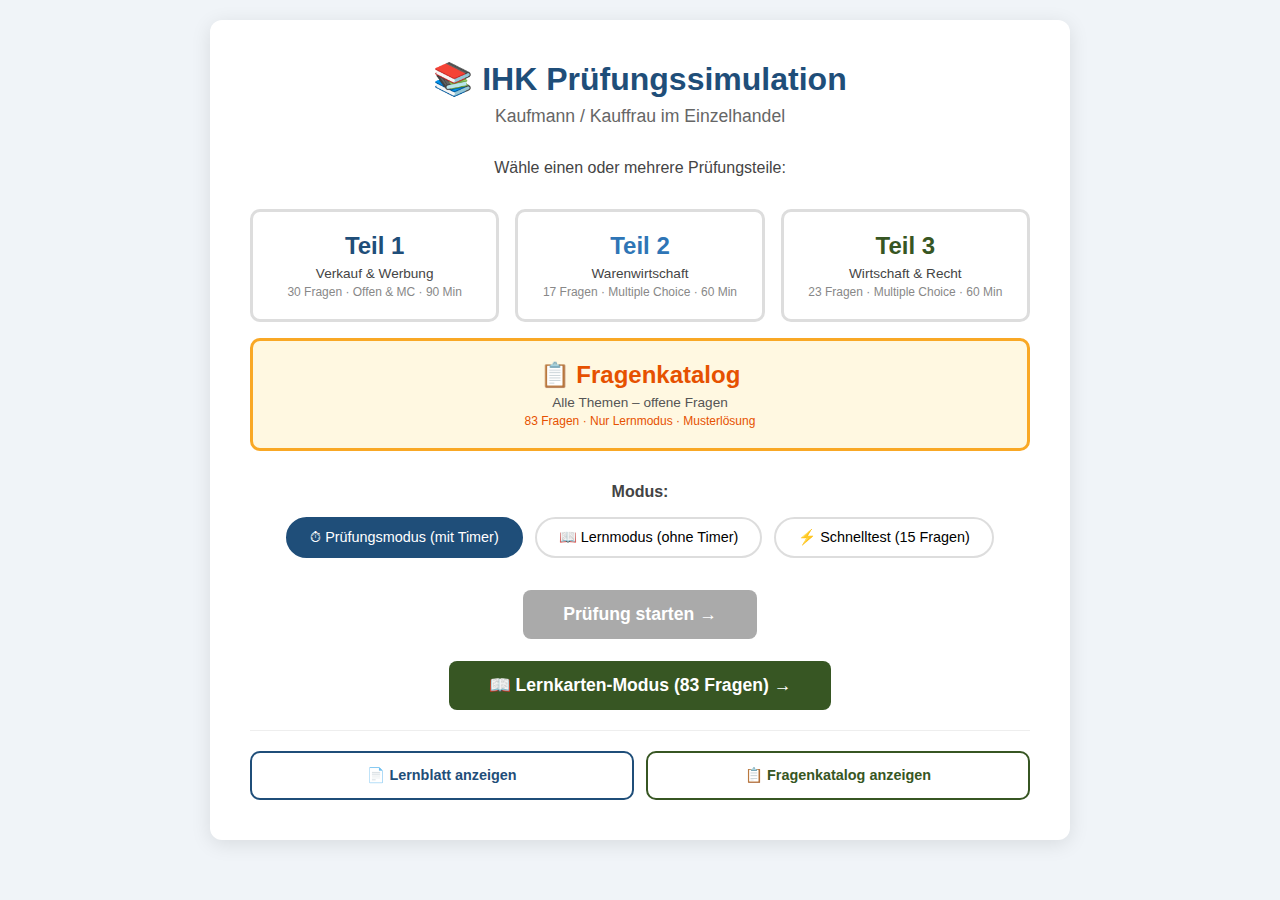
<file: ihk/index_b.html>
<!DOCTYPE html>
<html lang="de">
<head>
<meta charset="UTF-8">
<meta name="viewport" content="width=device-width, initial-scale=1.0">
<title>IHK Prüfungssimulation – Kaufmann/Kauffrau im Einzelhandel</title>
<style>
  :root {
    --t1: #1F4E79; --t1l: #D6E4F7; --t1m: #2E75B6;
    --t2: #1F4E79; --t2l: #D6E4F7;
    --t3: #375623; --t3l: #E2EFDA; --t3m: #70AD47;
    --correct: #375623; --correct-bg: #E2EFDA;
    --wrong: #C00000; --wrong-bg: #FCE4D6;
    --neutral: #404040;
  }
  * { box-sizing: border-box; margin: 0; padding: 0; }
  body { font-family: Arial, sans-serif; background: #F0F4F8; min-height: 100vh; }

  #app { max-width: 900px; margin: 0 auto; padding: 20px; }

  /* SCREENS */
  .screen { display: none; }
  .screen.active { display: block; }

  /* LERNKARTEN SUB-SCREENS */
  .lk-screen { display: none; }
  .lk-screen.active { display: block; }

  /* START SCREEN */
  .start-card {
    background: white; border-radius: 12px; padding: 40px;
    box-shadow: 0 4px 20px rgba(0,0,0,0.1); text-align: center;
  }
  .start-card h1 { color: var(--t1); font-size: 2rem; margin-bottom: 8px; }
  .start-card .subtitle { color: #666; font-size: 1.1rem; margin-bottom: 32px; }

  .part-selector { display: grid; grid-template-columns: repeat(3, 1fr); gap: 16px; margin: 32px 0; }
  .part-btn[data-part="4"] { grid-column: 1 / -1; }
  .part-btn[data-part="4"].selected { border-color: #E65100 !important; background: #FFF3E0 !important; }
  .part-btn {
    padding: 20px 12px; border: 3px solid #ddd; border-radius: 10px;
    cursor: pointer; background: white; transition: all 0.2s;
  }
  .part-btn:hover { transform: translateY(-2px); box-shadow: 0 4px 12px rgba(0,0,0,0.15); }
  .part-btn.selected { border-color: var(--t1); background: var(--t1l); }
  .part-btn .part-num { font-size: 1.5rem; font-weight: bold; margin-bottom: 6px; }
  .part-btn .part-title { font-size: 0.85rem; color: #444; }
  .part-btn .part-type { font-size: 0.75rem; color: #888; margin-top: 4px; }
  .part-btn[data-part="1"] .part-num { color: var(--t1); }
  .part-btn[data-part="1"].selected { border-color: var(--t1); background: var(--t1l); }
  .part-btn[data-part="2"] .part-num { color: var(--t1m); }
  .part-btn[data-part="2"].selected { border-color: var(--t1m); background: var(--t1l); }
  .part-btn[data-part="3"] .part-num { color: var(--t3); }
  .part-btn[data-part="3"].selected { border-color: var(--t3m); background: var(--t3l); }

  .mode-selector { display: flex; gap: 12px; justify-content: center; margin: 16px 0 24px; flex-wrap: wrap; }
  .mode-btn {
    padding: 10px 22px; border: 2px solid #ddd; border-radius: 25px;
    cursor: pointer; background: white; font-size: 0.9rem; transition: all 0.2s;
  }
  .mode-btn:hover { border-color: var(--t1); color: var(--t1); }
  .mode-btn.selected { background: var(--t1); color: white; border-color: var(--t1); }

  .start-btn {
    background: var(--t1); color: white; border: none;
    padding: 14px 40px; font-size: 1.1rem; font-weight: bold;
    border-radius: 8px; cursor: pointer; transition: background 0.2s;
    margin-top: 8px;
  }
  .start-btn:hover { background: #163a5f; }
  .start-btn:disabled { background: #aaa; cursor: not-allowed; }

  /* QUIZ SCREEN */
  .quiz-header {
    background: white; border-radius: 10px; padding: 16px 24px;
    box-shadow: 0 2px 8px rgba(0,0,0,0.08); margin-bottom: 20px;
    display: flex; align-items: center; justify-content: space-between; flex-wrap: wrap; gap: 12px;
  }
  .quiz-info { display: flex; align-items: center; gap: 20px; flex-wrap: wrap; }
  .part-badge {
    padding: 4px 14px; border-radius: 20px; font-size: 0.85rem; font-weight: bold;
    color: white;
  }
  .progress-text { color: #666; font-size: 0.9rem; }
  .score-display { font-weight: bold; color: var(--t1); }

  .timer {
    font-size: 1.4rem; font-weight: bold; padding: 8px 16px;
    border-radius: 8px; background: #F0F4F8; color: var(--t1);
    min-width: 80px; text-align: center; transition: color 0.3s, background 0.3s;
  }
  .timer.warning { color: #E67E22; background: #FEF5E7; }
  .timer.danger { color: var(--wrong); background: var(--wrong-bg); animation: pulse 1s infinite; }

  @keyframes pulse { 0%,100% { opacity:1; } 50% { opacity:0.6; } }

  .progress-bar-wrap { background: #E0E0E0; border-radius: 4px; height: 6px; margin-bottom: 20px; }
  .progress-bar { height: 100%; border-radius: 4px; background: var(--t1); transition: width 0.4s; }

  /* QUESTION CARD */
  .question-card {
    background: white; border-radius: 12px; padding: 32px;
    box-shadow: 0 2px 12px rgba(0,0,0,0.08); margin-bottom: 20px;
  }
  .q-meta {
    display: flex; align-items: center; gap: 10px; margin-bottom: 16px; flex-wrap: wrap;
  }
  .q-number {
    background: var(--t1); color: white; width: 36px; height: 36px;
    border-radius: 50%; display: flex; align-items: center; justify-content: center;
    font-weight: bold; font-size: 0.95rem; flex-shrink: 0;
  }
  .q-category { color: #888; font-size: 0.85rem; background: #F5F5F5; padding: 3px 10px; border-radius: 12px; }
  .q-text { font-size: 1.05rem; color: #222; line-height: 1.6; margin-bottom: 24px; font-weight: 500; }

  /* MC OPTIONS */
  .options-list { display: flex; flex-direction: column; gap: 10px; }
  .option-btn {
    padding: 14px 18px; border: 2px solid #E0E0E0; border-radius: 8px;
    text-align: left; cursor: pointer; background: white;
    font-size: 0.95rem; color: #333; transition: all 0.15s; line-height: 1.4;
  }
  .option-btn:hover:not(:disabled) { border-color: var(--t1); background: var(--t1l); color: var(--t1); }
  .option-btn.selected { border-color: var(--t1); background: var(--t1l); }
  .option-btn.correct { border-color: var(--correct); background: var(--correct-bg); color: var(--correct); font-weight: bold; }
  .option-btn.wrong { border-color: var(--wrong); background: var(--wrong-bg); color: var(--wrong); }
  .option-btn:disabled { cursor: default; }
  .option-letter { font-weight: bold; margin-right: 8px; color: #999; }
  .option-btn.correct .option-letter { color: var(--correct); }
  .option-btn.wrong .option-letter { color: var(--wrong); }

  /* OPEN QUESTION */
  .open-answer-wrap { position: relative; }
  .open-answer {
    width: 100%; min-height: 120px; padding: 14px; border: 2px solid #E0E0E0;
    border-radius: 8px; font-family: Arial, sans-serif; font-size: 0.95rem;
    resize: vertical; line-height: 1.5; transition: border-color 0.2s;
  }
  .open-answer:focus { outline: none; border-color: var(--t1); }

  /* FEEDBACK */
  .feedback-box {
    margin-top: 16px; padding: 16px 20px; border-radius: 8px;
    border-left: 5px solid; display: none;
  }
  .feedback-box.show { display: block; }
  .feedback-box.correct-fb { border-color: var(--correct); background: var(--correct-bg); }
  .feedback-box.wrong-fb { border-color: var(--wrong); background: var(--wrong-bg); }
  .feedback-box.open-fb { border-color: var(--t1); background: var(--t1l); }
  .feedback-title { font-weight: bold; font-size: 0.9rem; margin-bottom: 8px; }
  .feedback-text { font-size: 0.9rem; white-space: pre-line; line-height: 1.6; }

  /* ACTION BUTTONS */
  .action-row {
    display: flex; gap: 12px; flex-wrap: wrap;
    margin-top: 16px;
  }
  .btn {
    padding: 12px 24px; border: none; border-radius: 8px;
    cursor: pointer; font-size: 0.95rem; font-weight: bold; transition: all 0.2s;
  }
  .btn-primary { background: var(--t1); color: white; }
  .btn-primary:hover { background: #163a5f; }
  .btn-secondary { background: #F0F4F8; color: var(--t1); border: 2px solid var(--t1); }
  .btn-secondary:hover { background: var(--t1l); }
  .btn-danger { background: var(--wrong-bg); color: var(--wrong); border: 2px solid var(--wrong); }
  .btn:disabled { opacity: 0.4; cursor: not-allowed; }

  /* RESULTS SCREEN */
  .results-card {
    background: white; border-radius: 12px; padding: 40px;
    box-shadow: 0 4px 20px rgba(0,0,0,0.1);
  }
  .results-card h2 { color: var(--t1); font-size: 1.8rem; margin-bottom: 8px; text-align: center; }
  .score-big {
    font-size: 4rem; font-weight: bold; text-align: center;
    margin: 24px 0 8px; line-height: 1;
  }
  .grade-label { text-align: center; font-size: 1.2rem; color: #666; margin-bottom: 32px; }
  .stats-grid { display: grid; grid-template-columns: repeat(3, 1fr); gap: 16px; margin: 24px 0; }
  .stat-box { background: #F5F7FA; border-radius: 8px; padding: 16px; text-align: center; }
  .stat-num { font-size: 2rem; font-weight: bold; color: var(--t1); }
  .stat-label { font-size: 0.8rem; color: #888; margin-top: 4px; }
  .results-actions { display: flex; gap: 12px; justify-content: center; flex-wrap: wrap; margin-top: 32px; }

  /* REVIEW */
  .review-item { background: white; border-radius: 8px; padding: 20px; margin-bottom: 12px; border-left: 4px solid #ddd; }
  .review-item.r-correct { border-color: var(--correct); }
  .review-item.r-wrong { border-color: var(--wrong); }
  .review-item.r-open { border-color: var(--t1); }
  .review-q { font-weight: bold; margin-bottom: 8px; font-size: 0.95rem; }
  .review-given { font-size: 0.9rem; margin-bottom: 6px; }
  .review-correct { font-size: 0.9rem; color: var(--correct); }

  /* LERNKARTEN FILTER BUTTONS */
  .lk-filter-row {
    display: flex; flex-wrap: wrap; gap: 10px;
    justify-content: center; margin: 24px 0;
  }
  .lk-filter-btn {
    padding: 10px 20px;
    border: 2px solid #ddd; border-radius: 30px;
    cursor: pointer; background: white; font-size: 0.88rem; font-weight: 600;
    color: #555; transition: all 0.2s; white-space: nowrap;
    box-shadow: 0 1px 4px rgba(0,0,0,0.06);
  }
  .lk-filter-btn:hover {
    border-color: var(--t1); color: var(--t1);
    box-shadow: 0 3px 10px rgba(31,78,121,0.15);
    transform: translateY(-1px);
  }
  .lk-filter-btn.active {
    background: linear-gradient(135deg,#1F4E79,#2E75B6);
    color: white; border-color: transparent;
    box-shadow: 0 4px 14px rgba(31,78,121,0.35);
    transform: translateY(-1px);
  }
  .lk-filter-btn[data-lkpart="3"].active {
    background: linear-gradient(135deg,var(--t3),var(--t3m));
    box-shadow: 0 4px 14px rgba(55,86,35,0.35);
  }

  @media (max-width: 600px) {
    .part-selector { grid-template-columns: 1fr; }
    .stats-grid { grid-template-columns: repeat(2, 1fr); }
    .quiz-header { flex-direction: column; align-items: flex-start; }
    .lk-filter-btn { font-size: 0.82rem; padding: 9px 14px; }
  }
</style>
</head>
<body>
<div id="app">

<!-- START SCREEN -->
<div id="screen-start" class="screen active">
  <div class="start-card">
    <h1>📚 IHK Prüfungssimulation</h1>
    <div class="subtitle">Kaufmann / Kauffrau im Einzelhandel</div>

    <p style="margin-bottom:16px; color:#444;">Wähle einen oder mehrere Prüfungsteile:</p>
    <div class="part-selector">
      <div class="part-btn" data-part="1" onclick="togglePart(1)">
        <div class="part-num">Teil 1</div>
        <div class="part-title">Verkauf & Werbung</div>
        <div class="part-type">30 Fragen · Offen & MC · 90 Min</div>
      </div>
      <div class="part-btn" data-part="2" onclick="togglePart(2)">
        <div class="part-num">Teil 2</div>
        <div class="part-title">Warenwirtschaft</div>
        <div class="part-type">17 Fragen · Multiple Choice · 60 Min</div>
      </div>
      <div class="part-btn" data-part="3" onclick="togglePart(3)">
        <div class="part-num">Teil 3</div>
        <div class="part-title">Wirtschaft & Recht</div>
        <div class="part-type">23 Fragen · Multiple Choice · 60 Min</div>
      </div>
      <div class="part-btn" data-part="4" onclick="togglePart(4)" style="grid-column: 1/-1; background: #FFF8E1; border-color: #F9A825;">
        <div class="part-num" style="color:#E65100;">📋 Fragenkatalog</div>
        <div class="part-title" style="color:#555;">Alle Themen – offene Fragen</div>
        <div class="part-type" style="color:#E65100;">83 Fragen · Nur Lernmodus · Musterlösung</div>
      </div>
    </div>

    <p style="margin-bottom:10px; color:#444; font-weight:bold;">Modus:</p>
    <div class="mode-selector">
      <div class="mode-btn selected" data-mode="exam" onclick="setMode('exam')">⏱ Prüfungsmodus (mit Timer)</div>
      <div class="mode-btn" data-mode="learn" onclick="setMode('learn')">📖 Lernmodus (ohne Timer)</div>
      <div class="mode-btn" data-mode="quick" onclick="setMode('quick')">⚡ Schnelltest (15 Fragen)</div>
    </div>

    <button class="start-btn" id="start-btn" onclick="startQuiz()" disabled>Prüfung starten →</button>
      <br><br>
      <button class="start-btn" onclick="showLernkarten()" style="background:var(--t3); margin-top:4px;">&#x1F4D6; Lernkarten-Modus (83 Fragen) &#x2192;</button>
    <p id="q-count" style="margin-top:12px; color:#888; font-size:0.85rem;"></p>
    <div style="display:flex; gap:12px; justify-content:center; flex-wrap:wrap; margin-top:20px; padding-top:20px; border-top:1px solid #eee;">
      <button onclick="show('lernblatt')" style="flex:1; min-width:180px; padding:14px 20px; border:2px solid #1F4E79; border-radius:10px; background:white; color:#1F4E79; font-weight:bold; font-size:0.9rem; cursor:pointer; transition:all 0.2s;" onmouseover="this.style.background='#D6E4F7'" onmouseout="this.style.background='white'">&#x1F4C4; Lernblatt anzeigen</button>
      <button onclick="show('fragenkatalog')" style="flex:1; min-width:180px; padding:14px 20px; border:2px solid #375623; border-radius:10px; background:white; color:#375623; font-weight:bold; font-size:0.9rem; cursor:pointer; transition:all 0.2s;" onmouseover="this.style.background='#E2EFDA'" onmouseout="this.style.background='white'">&#x1F4CB; Fragenkatalog anzeigen</button>
    </div>

  </div><!-- end start-card -->
</div><!-- end screen-start -->

<!-- QUIZ SCREEN -->
<div id="screen-quiz" class="screen">
  <div class="quiz-header">
    <div class="quiz-info">
      <span class="part-badge" id="quiz-part-badge">Teil 1</span>
      <span class="progress-text" id="progress-text">Frage 1 von 20</span>
      <span class="score-display" id="score-display">0 / 0 richtig</span>
    </div>
    <div class="timer" id="timer">--:--</div>
  </div>
  <div class="progress-bar-wrap">
    <div class="progress-bar" id="progress-bar" style="width:0%"></div>
  </div>

  <div class="question-card">
    <div class="q-meta">
      <div class="q-number" id="q-number">1</div>
      <div class="q-category" id="q-category">Teamarbeit</div>
    </div>
    <div class="q-text" id="q-text">Frage wird geladen...</div>
    <div id="q-content"><!-- options or textarea --></div>
    <div class="feedback-box" id="feedback-box">
      <div class="feedback-title" id="feedback-title"></div>
      <div class="feedback-text" id="feedback-text"></div>
    </div>
  </div>

  <div class="action-row">
    <button class="btn btn-secondary" id="btn-show-answer" onclick="showAnswer()" style="display:none">Lösung anzeigen</button>
    <button class="btn btn-primary" id="btn-next" onclick="nextQuestion()" disabled>Weiter →</button>
    <button class="btn btn-danger" onclick="endQuiz()" style="margin-left:auto;">Prüfung beenden</button>
  </div>
  <!-- AI evaluation feedback (shown before advancing) -->
  <div id="ai-feedback-box" style="display:none; margin-top:12px; background:white; border-radius:10px; padding:18px 22px; box-shadow:0 2px 12px rgba(0,0,0,0.08); border-left:5px solid #1F4E79;">
    <div id="ai-feedback-content"></div>
  </div>
</div>

<!-- RESULTS SCREEN -->
<div id="screen-results" class="screen">
  <div class="results-card">
    <h2>Ergebnis</h2>
    <div class="score-big" id="result-pct">--</div>
    <div class="grade-label" id="result-grade">--</div>
    <div class="stats-grid" style="grid-template-columns: repeat(4,1fr);">
      <div class="stat-box">
        <div class="stat-num" id="stat-pct">–</div>
        <div class="stat-label">Punkte (IHK)</div>
      </div>
      <div class="stat-box" style="background:#E2EFDA;">
        <div class="stat-num" id="stat-correct" style="color:var(--correct);">0</div>
        <div class="stat-label">Richtig</div>
      </div>
      <div class="stat-box" style="background:#FCE4D6;">
        <div class="stat-num" id="stat-wrong" style="color:var(--wrong);">0</div>
        <div class="stat-label">Falsch</div>
      </div>
      <div class="stat-box">
        <div class="stat-num" id="stat-open">0</div>
        <div class="stat-label">Offen</div>
      </div>
    </div>
    <div id="result-time" style="text-align:center; color:#888; font-size:0.9rem; margin-bottom:24px;"></div>

    <div class="results-actions">
      <button class="btn btn-primary" onclick="showReview()">📋 Antworten ansehen</button>
      <button class="btn btn-secondary" onclick="restartQuiz()">🔄 Nochmal versuchen</button>
      <button class="btn btn-secondary" onclick="goHome()">🏠 Startseite</button>
    </div>
  </div>
</div>

<!-- REVIEW SCREEN -->
<div id="screen-review" class="screen">
  <div style="margin-bottom:16px; display:flex; gap:12px; align-items:center;">
    <button class="btn btn-secondary" onclick="showResults()">← Zurück zum Ergebnis</button>
    <h3 style="color:var(--t1);">Alle Antworten im Überblick</h3>
  </div>
  <div id="review-list"></div>
</div>


<!-- LERNKARTEN SCREEN -->
<div id="screen-lk" class="screen">
  <div id="lk-setup" class="lk-screen active">
    <div class="start-card">
      <h1 style="font-size:1.6rem;">📖 Lernkarten-Modus</h1>
      <p class="subtitle">83 offene Fragen aus dem Fragenkatalog · Mit Selbstbewertung</p>
      <div class="lk-filter-row" style="justify-content:center; margin:20px 0;">
        <button class="lk-filter-btn active" data-lkpart="0" onclick="setLKPart(0)">📚 Alle Teile</button>
        <button class="lk-filter-btn" data-lkpart="1" onclick="setLKPart(1)">🛒 Teil 1 – Verkauf</button>
        <button class="lk-filter-btn" data-lkpart="2" onclick="setLKPart(2)">📦 Teil 2 – Warenwirtschaft</button>
        <button class="lk-filter-btn" data-lkpart="3" onclick="setLKPart(3)">⚖️ Teil 3 – Wirtschaft &amp; Recht</button>
      </div>
      <div style="display:flex; gap:12px; justify-content:center; flex-wrap:wrap; margin-bottom:24px;">
        <label style="display:flex; align-items:center; gap:8px; cursor:pointer; font-size:0.9rem;">
          <input type="checkbox" id="lk-shuffle" checked style="width:16px;height:16px;"> Karten mischen
        </label>
        <label style="display:flex; align-items:center; gap:8px; cursor:pointer; font-size:0.9rem;">
          <input type="checkbox" id="lk-only-unsure" onchange="updateLKCount()"> Nur unsichere / falsche Karten
        </label>
      </div>
      <p id="lk-card-count" style="color:#888; margin-bottom:20px; font-size:0.9rem;">83 Karten ausgewählt</p>
      <button class="start-btn" onclick="startLernkarten()" style="background:var(--t3);">Lernkarten starten &#x2192;</button>
      <br><br>
      <button class="btn btn-secondary" onclick="goHome()">&#x2190; Zur&#xFC;ck</button>
    </div>
  </div>
  <div id="lk-main" class="lk-screen">
    <div style="background:white; border-radius:16px; box-shadow:0 6px 24px rgba(0,0,0,0.12); overflow:hidden;">

      <!-- Top header: green gradient with title + stats -->
      <div style="background:linear-gradient(135deg, #375623 0%, #4a7a2e 100%); padding:18px 24px;">
        <div style="display:flex; justify-content:space-between; align-items:center; flex-wrap:wrap; gap:10px;">
          <div style="display:flex; align-items:center; gap:12px;">
            <button onclick="endLernkarten()" style="background:rgba(255,255,255,0.18); color:white; border:1.5px solid rgba(255,255,255,0.4); border-radius:8px; padding:7px 14px; font-size:0.85rem; font-weight:bold; cursor:pointer; transition:background 0.2s;" onmouseover="this.style.background='rgba(255,255,255,0.28)'" onmouseout="this.style.background='rgba(255,255,255,0.18)'">✕ Beenden</button>
            <span style="color:rgba(255,255,255,0.8); font-size:0.9rem;" id="lk-progress-text">Karte 1 von 83</span>
          </div>
          <div style="display:flex; gap:16px; flex-wrap:wrap;">
            <span style="color:white; font-size:0.88rem; font-weight:600;">✓ <span id="lk-knew">0</span> <span style="font-weight:400; opacity:0.8;">gewusst</span></span>
            <span style="color:#FFE082; font-size:0.88rem; font-weight:600;">~ <span id="lk-unsure">0</span> <span style="font-weight:400; opacity:0.8;">unsicher</span></span>
            <span style="color:#FFAB91; font-size:0.88rem; font-weight:600;">✕ <span id="lk-didnt">0</span> <span style="font-weight:400; opacity:0.8;">nicht gewusst</span></span>
          </div>
        </div>
        <!-- Progress bar inside header -->
        <div style="background:rgba(255,255,255,0.25); border-radius:4px; height:5px; margin-top:14px;">
          <div id="lk-progress-bar" style="background:white; height:100%; width:0%; border-radius:4px; transition:width 0.4s;"></div>
        </div>
      </div>

      <!-- Card body -->
      <div style="padding:28px 32px;">

        <!-- Meta row -->
        <div style="display:flex; align-items:center; gap:10px; margin-bottom:20px; flex-wrap:wrap;">
          <div style="background:var(--t3); color:white; width:34px; height:34px; border-radius:50%; display:flex; align-items:center; justify-content:center; font-weight:bold; font-size:0.9rem; flex-shrink:0;" id="lk-num">1</div>
          <span style="background:#F0F4F8; color:#555; font-size:0.82rem; padding:3px 10px; border-radius:12px;" id="lk-cat">Kategorie</span>
          <span id="lk-part-badge" style="background:var(--t1); color:white; font-size:0.78rem; font-weight:bold; padding:3px 10px; border-radius:12px;">Teil 1</span>
        </div>

        <!-- Question -->
        <div id="lk-question" style="font-size:1.1rem; font-weight:600; color:#1a1a1a; line-height:1.65; margin-bottom:24px;">Frage wird geladen...</div>

        <!-- Reveal button -->
        <button onclick="revealLKAnswer()" id="lk-reveal-btn"
          style="background:linear-gradient(135deg,#375623,#4a7a2e); color:white; border:none; padding:13px 28px; border-radius:10px; font-size:1rem; font-weight:bold; cursor:pointer; transition:opacity 0.2s; display:inline-flex; align-items:center; gap:8px; margin-bottom:20px;"
          onmouseover="this.style.opacity='0.88'" onmouseout="this.style.opacity='1'">
          💡 Antwort zeigen
        </button>

        <!-- Answer box -->
        <div id="lk-answer-box" style="display:none; background:#F4F9F1; border-left:4px solid var(--t3); border-radius:0 10px 10px 0; padding:18px 20px; margin-bottom:24px;">
          <div style="font-size:0.78rem; font-weight:bold; color:var(--t3); text-transform:uppercase; letter-spacing:0.06em; margin-bottom:10px;">✓ Musterlösung</div>
          <div id="lk-answer-text" style="font-size:0.95rem; color:#2a2a2a; line-height:1.7; white-space:pre-line;"></div>
        </div>

        <!-- Self-rate buttons -->
        <div id="lk-self-rate" style="display:none; border-top:1px solid #eee; padding-top:20px;">
          <p style="font-size:0.85rem; color:#888; margin-bottom:12px; font-weight:500;">Wie gut wusstest du es?</p>
          <div style="display:flex; gap:10px; flex-wrap:wrap;">
            <button onclick="rateLK('knew')"
              style="flex:1; min-width:110px; padding:12px 8px; border:2px solid #C8E6C9; border-radius:10px; background:#F1F8E9; color:#2E7D32; font-weight:bold; font-size:0.9rem; cursor:pointer; transition:all 0.15s;"
              onmouseover="this.style.background='#C8E6C9'" onmouseout="this.style.background='#F1F8E9'">✓ Gewusst</button>
            <button onclick="rateLK('unsure')"
              style="flex:1; min-width:110px; padding:12px 8px; border:2px solid #FFF9C4; border-radius:10px; background:#FFFDE7; color:#F57F17; font-weight:bold; font-size:0.9rem; cursor:pointer; transition:all 0.15s;"
              onmouseover="this.style.background='#FFF9C4'" onmouseout="this.style.background='#FFFDE7'">~ Unsicher</button>
            <button onclick="rateLK('didnt')"
              style="flex:1; min-width:110px; padding:12px 8px; border:2px solid #FFCCBC; border-radius:10px; background:#FBE9E7; color:#BF360C; font-weight:bold; font-size:0.9rem; cursor:pointer; transition:all 0.15s;"
              onmouseover="this.style.background='#FFCCBC'" onmouseout="this.style.background='#FBE9E7'">✕ Nicht gewusst</button>
          </div>
        </div>

      </div><!-- end card body -->
    </div><!-- end wrapper -->
  </div>
  <div id="lk-finish" class="lk-screen">
    <div class="lk-finish-card">
      <div style="font-size:3rem; margin-bottom:12px;">&#x1F389;</div>
      <h2 style="color:var(--t3); margin-bottom:8px;">Durchgang abgeschlossen!</h2>
      <p style="color:#666; margin-bottom:24px;">Deine Selbstbewertung:</p>
      <div class="stats-grid" style="max-width:400px; margin:0 auto 24px;">
        <div class="stat-box" style="background:#E2EFDA;">
          <div class="stat-num" id="lk-fin-knew" style="color:var(--correct);">0</div>
          <div class="stat-label">Gewusst</div>
        </div>
        <div class="stat-box" style="background:#FFF2CC;">
          <div class="stat-num" id="lk-fin-unsure" style="color:#7F6000;">0</div>
          <div class="stat-label">Unsicher</div>
        </div>
        <div class="stat-box" style="background:#FCE4D6;">
          <div class="stat-num" id="lk-fin-didnt" style="color:var(--wrong);">0</div>
          <div class="stat-label">Nicht gewusst</div>
        </div>
      </div>
      <div style="display:flex; gap:12px; justify-content:center; flex-wrap:wrap;">
        <button class="start-btn" onclick="repeatUnsure()" style="background:var(--t3); font-size:0.9rem; padding:10px 20px;">&#x1F501; Unsichere wiederholen</button>
        <button class="btn btn-secondary" onclick="showLernkarten()">Neu starten</button>
        <button class="btn btn-secondary" onclick="goHome()">&#x1F3E0; Startseite</button>
      </div>
    </div>
  </div>
</div>

<!-- LERNBLATT SCREEN -->
<div id="screen-lernblatt" class="screen">
  <div style="background:white; border-radius:12px; box-shadow:0 4px 20px rgba(0,0,0,0.1); overflow:hidden;">
    <div style="background:linear-gradient(135deg,#1F4E79,#2E75B6); padding:20px 28px; display:flex; justify-content:space-between; align-items:center; flex-wrap:wrap; gap:12px;">
      <div>
        <div style="color:white; font-size:1.3rem; font-weight:bold;">&#x1F4C4; Lernblatt</div>
        <div style="color:rgba(255,255,255,0.75); font-size:0.85rem;">IHK Abschlussprüfung · Kaufmann/Kauffrau im Einzelhandel</div>
      </div>
      <button onclick="goHome()" style="background:rgba(255,255,255,0.18); color:white; border:1.5px solid rgba(255,255,255,0.4); border-radius:8px; padding:8px 18px; font-weight:bold; cursor:pointer;">&#x2190; Zurück</button>
    </div>
    <!-- Tab navigation -->
    <div style="display:flex; border-bottom:2px solid #eee; background:#fafafa;">
      <button onclick="lbTab(1)" id="lbtab1" style="flex:1; padding:12px; border:none; background:var(--t1); color:white; font-weight:bold; font-size:0.85rem; cursor:pointer;">Teil 1 · Verkauf</button>
      <button onclick="lbTab(2)" id="lbtab2" style="flex:1; padding:12px; border:none; background:transparent; color:#555; font-weight:bold; font-size:0.85rem; cursor:pointer; border-left:1px solid #eee;">Teil 2 · Warenwirtschaft</button>
      <button onclick="lbTab(3)" id="lbtab3" style="flex:1; padding:12px; border:none; background:transparent; color:#555; font-weight:bold; font-size:0.85rem; cursor:pointer; border-left:1px solid #eee;">Teil 3 · Wirtschaft & Recht</button>
    </div>
    <div style="padding:28px 32px; max-height:70vh; overflow-y:auto;" id="lb-content"></div>
  </div>
</div>

<!-- FRAGENKATALOG SCREEN -->
<div id="screen-fragenkatalog" class="screen">
  <div style="background:white; border-radius:12px; box-shadow:0 4px 20px rgba(0,0,0,0.1); overflow:hidden;">
    <div style="background:linear-gradient(135deg,#375623,#4a7a2e); padding:20px 28px; display:flex; justify-content:space-between; align-items:center; flex-wrap:wrap; gap:12px;">
      <div>
        <div style="color:white; font-size:1.3rem; font-weight:bold;">&#x1F4CB; Fragenkatalog</div>
        <div style="color:rgba(255,255,255,0.75); font-size:0.85rem;">83 typische Prüfungsfragen mit Musterlösungen</div>
      </div>
      <button onclick="goHome()" style="background:rgba(255,255,255,0.18); color:white; border:1.5px solid rgba(255,255,255,0.4); border-radius:8px; padding:8px 18px; font-weight:bold; cursor:pointer;">&#x2190; Zurück</button>
    </div>
    <!-- Tab navigation -->
    <div style="display:flex; border-bottom:2px solid #eee; background:#fafafa;">
      <button onclick="fkTab(1)" id="fktab1" style="flex:1; padding:12px; border:none; background:var(--t3); color:white; font-weight:bold; font-size:0.85rem; cursor:pointer;">Teil 1 · 32 Fragen</button>
      <button onclick="fkTab(2)" id="fktab2" style="flex:1; padding:12px; border:none; background:transparent; color:#555; font-weight:bold; font-size:0.85rem; cursor:pointer; border-left:1px solid #eee;">Teil 2 · 21 Fragen</button>
      <button onclick="fkTab(3)" id="fktab3" style="flex:1; padding:12px; border:none; background:transparent; color:#555; font-weight:bold; font-size:0.85rem; cursor:pointer; border-left:1px solid #eee;">Teil 3 · 30 Fragen</button>
    </div>
    <div style="padding:28px 32px; max-height:70vh; overflow-y:auto;" id="fk-content"></div>
  </div>
</div>

</div>

<script>
// ==================== DATA ====================
const QUESTIONS = {
  t1: [
    { id:1, cat:"Teamarbeit", type:"mc",
      q:"Welche Aussage beschreibt ein Merkmal der Teamarbeit NICHT?",
      opts:["Angemessene Gruppengröße / Teilnehmerzahl","Eine Teamleitung","Jeder arbeitet eigenständig ohne Absprache mit anderen","Fest vereinbarte Rahmenbedingungen"],
      correct:2, explain:"Teamarbeit setzt gerade die enge Absprache und Zusammenarbeit voraus – eigenständiges Arbeiten ohne Koordination widerspricht dem Teamprinzip." },
    { id:2, cat:"Teamarbeit", type:"open",
      q:"Nennen Sie 4 Vorteile der Teamarbeit.",
      answer:"1. Stärken und Schwächen der Teammitglieder werden ausgeglichen\n2. Entscheidungen werden gemeinsam getroffen und von allen getragen\n3. Wir-Gefühl wird gestärkt\n4. Das Wissen der Teammitglieder wird besser genutzt" },
    { id:3, cat:"Teamarbeit", type:"mc",
      q:"Was beschreibt das 'Trittbrettfahrer'-Phänomen in großen Teams?",
      opts:["Mitarbeiter arbeiten besonders hart, wenn das Team groß ist","Zurückhaltende Mitarbeiter verstecken sich leicht und tragen weniger bei","Der Informationsfluss verbessert sich mit der Teamgröße","Große Teams treffen bessere Entscheidungen"],
      correct:1, explain:"Bei zu vielen Teammitgliedern können zurückhaltende Personen weniger beitragen, ohne dass es auffällt – man nennt das den 'Trittbrettfahrer-Effekt'." },
    { id:4, cat:"Feedback", type:"mc",
      q:"Welche Aussage zur Sandwich-Methode (Feedbackgespräch) ist RICHTIG?",
      opts:["Kritik wird direkt und scharf formuliert, ohne Beschönigung","Die Methode besteht aus: Lob → Kritik → Ermutigung","Zuerst kommt die Kritik, dann das Lob","Die Sandwich-Methode ist für Kritik an Kunden gedacht"],
      correct:1, explain:"Sandwich = Lob + Kritik + Lob (Ermutigung). Ziel: Kritik annehmbar machen, ohne das Selbstwertgefühl zu verletzen." },
    { id:5, cat:"Feedback", type:"open",
      q:"Erklären Sie die Sandwich-Methode als Feedbacktechnik und nennen Sie ihre drei Schichten.",
      answer:"Schicht 1 (LOB): Mit einer positiven Aussage beginnen\nSchicht 2 (KRITIK): Konkrete, sachliche Kritik in Ich-Form formulieren\nSchicht 3 (ERMUTIGUNG): Mit einer motivierenden Aussage abschließen\nZiel: Kritik annehmbar machen, ohne das Selbstwertgefühl zu verletzen." },
    { id:6, cat:"Feedback", type:"mc",
      q:"Welche Formulierung entspricht einer korrekten Feedback-Regel?",
      opts:["'Du machst das immer falsch!'","'Ich habe den Eindruck, dass die Präsentation noch klarer strukturiert werden könnte.'","'Das war wirklich nicht gut von dir.'","'Alle fanden, dass du dich verbessern musst.'"],
      correct:1, explain:"Feedback soll in der Ich-Form formuliert werden, sachlich und konkret sein und das Selbstwertgefühl nicht verletzen." },
    { id:7, cat:"Feedback", type:"mc",
      q:"Nennen Sie einen Vorteil der Sandwich-Methode beim Mitarbeitergespräch.",
      opts:["Kritik wirkt stärker, weil sie doppelt betont wird","Das Selbstwertgefühl des Mitarbeiters bleibt erhalten und Kritik wird besser angenommen","Der Vorgesetzte muss sich nicht entschuldigen","Die Methode verkürzt das Gespräch auf ein Minimum"],
      correct:1, explain:"Die Sandwich-Methode bettet Kritik zwischen zwei positive Aussagen – so bleibt das Selbstwertgefühl erhalten und der Mitarbeiter ist offener für Verbesserungsvorschläge." },
    { id:8, cat:"Werbung", type:"mc",
      q:"Was ist der UNTERSCHIED zwischen Werbemittel und Werbeträger?",
      opts:["Beide Begriffe bedeuten dasselbe","Werbemittel = das Werbeobjekt selbst; Werbeträger = Medium, das es transportiert","Werbeträger = Flyer, Werbemittel = Zeitung","Werbemittel ist das Budget, Werbeträger die Zielgruppe"],
      correct:1, explain:"Werbemittel = das Werbeobjekt selbst (Flyer, Anzeige, Plakat).\nWerbeträger = das Medium, das es transportiert (Zeitung, Radio, Internet)." },
    { id:9, cat:"Werbung", type:"open",
      q:"Nennen Sie 5 Inhalte eines vollständigen Werbeplans.",
      answer:"1. Werbeziele\n2. Zielgruppe (Streukreis)\n3. Werbebotschaft\n4. Werbemittel\n5. Werbebudget\n(+ Werbeträger, Zeitraum)" },
    { id:10, cat:"Werbung", type:"mc",
      q:"Warum eignet sich Social Media besonders gut als Werbemittel?",
      opts:["Es ist das teuerste, aber effektivste Werbemittel","Kunden können nicht erreicht werden","Günstig, hohe Reichweite und Kunden erwarten eine Internetpräsenz","Nur für junge Zielgruppen geeignet"],
      correct:2, explain:"Social Media ist das günstigste Werbemittel, erreicht viele Kunden direkt, und moderne Kunden erwarten eine Internetpräsenz von Unternehmen." },
    { id:11, cat:"Werbung", type:"mc",
      q:"Welcher der folgenden ist KEIN Grundsatz der Werbung?",
      opts:["Werbewahrheit (keine falschen Versprechen)","Werbeoriginalität (Aufmerksamkeit erregen)","Werbeexklusivität (nur für Stammkunden)","Werbeklarheit (verständlich und eindeutig)"],
      correct:2, explain:"Die 5 Grundsätze der Werbung sind: Werbewirksamkeit, Werbewahrheit, Werbeklarheit, Werbeoriginalität, Werbe-Wirtschaftlichkeit.\n'Werbeexklusivität' gibt es nicht." },
    { id:12, cat:"Werbung", type:"mc",
      q:"Was ist Verkaufsförderung (Sales Promotion)?",
      opts:["Maßnahmen zur Schulung des Verkaufspersonals","Summe aller absatzfördernden Maßnahmen am Ort des Verkaufs","Werbung in Zeitungen und Magazinen","Rabattaktionen nur für Stammkunden"],
      correct:1, explain:"Sales Promotion = Summe aller absatzfördernden Maßnahmen am Point of Sale (POS), um aufgebautes Kaufinteresse in einen konkreten Kauf umzuwandeln." },
    { id:13, cat:"Verkaufsgespräch", type:"mc",
      q:"Welche Fragetechnik ist bei der Bedarfsermittlung am Anfang des Verkaufsgesprächs am besten geeignet?",
      opts:["Geschlossene Frage (Ja/Nein)","Suggestivfrage","Offene W-Frage","Alternativfrage"],
      correct:2, explain:"Offene W-Fragen ('Was suchen Sie?', 'Wie kann ich helfen?') ermöglichen breite Antworten und helfen, den Bedarf des Kunden zu ermitteln." },
    { id:14, cat:"Verkaufsgespräch", type:"open",
      q:"Erklären Sie den Unterschied zwischen offener Frage und Alternativfrage. Geben Sie je ein Beispiel.",
      answer:"Offene Frage (W-Frage): Lässt viele Antwortmöglichkeiten zu\nBeispiel: 'Welche Funktion soll das Gerät haben?'\n\nAlternativfrage: Lässt den Kunden zwischen zwei Optionen wählen\nBeispiel: 'Möchten Sie einen trockenen oder einen lieblichen Wein?'" },
    { id:15, cat:"Verkaufsgespräch", type:"mc",
      q:"Bei der Warenvorlage sollte man mit welcher Preislage beginnen?",
      opts:["Mit dem günstigsten Artikel","Mit dem teuersten Artikel","Mit der mittleren Preislage","Mit der neuesten Ware"],
      correct:2, explain:"Mit mittlerer Preislage beginnen – so hat man Handlungsspielraum nach oben (höherwertige Artikel zeigen) und nach unten (günstigere Alternativen)." },
    { id:16, cat:"Verkaufsgespräch", type:"mc",
      q:"Wie funktioniert die Sandwich-Methode bei der Preisnennung?",
      opts:["Preis zuerst nennen, dann Vorteile","Nutzen nennen → Preis nennen → Vorteil nennen","Preis verschweigen und nur Vorteile nennen","Preis zwischen zwei Rabatten einbetten"],
      correct:1, explain:"Sandwich-Preisnennung: Nutzen → Preis → Vorteil.\nDer Preis wird zwischen zwei positive Aussagen eingebettet und wirkt so weniger abschreckend." },
    { id:17, cat:"Reklamation", type:"mc",
      q:"Was ist der Unterschied zwischen Umtausch und Reklamation?",
      opts:["Umtausch = gesetzlicher Anspruch; Reklamation = freiwillige Leistung","Umtausch = freiwillige Leistung des Händlers; Reklamation = gesetzlicher Anspruch bei Mangel","Beide sind gesetzliche Ansprüche","Beide sind freiwillige Leistungen"],
      correct:1, explain:"Umtausch: Freiwillige Leistung des Händlers – kein Mangel vorhanden.\nReklamation: Gesetzlicher Anspruch des Kunden auf Nacherfüllung bei einem Mangel." },
    { id:18, cat:"Reklamation", type:"open",
      q:"Beschreiben Sie, wie Sie sich kundenorientiert bei einer Reklamation verhalten. (4 Schritte)",
      answer:"1. Kunden höflich in eine ruhige Ecke bitten (Geschäftsablauf nicht stören)\n2. Kunden ruhig aussprechen lassen\n3. Aufmerksam zuhören, Verständnis und Entschuldigung zeigen\n4. Lösungsangebot machen (Reparatur, Ersatz, Erstattung)" },
    { id:19, cat:"Kassenbereich", type:"mc",
      q:"Was gehört zu den vorbereitenden Tätigkeiten vor dem Kassieren?",
      opts:["Waren neu einräumen","Wechselgeld abzählen und in die Kasse einzählen","Inventur durchführen","Lieferanten anrufen"],
      correct:1, explain:"Vor dem Kassieren muss u.a. das Wechselgeld bereitgestellt, die Kasse auf Funktionsfähigkeit geprüft, der Kassierer angemeldet und die Bonrolle kontrolliert werden." },
    { id:20, cat:"Kassenbereich", type:"open",
      q:"Nennen Sie 4 Ursachen für Kassendifferenzen und je eine Gegenmassnahme.",
      answer:"1. Kassierfehler → Betrag laut nennen\n2. Falschgeld nicht erkannt → Geldscheine mit Prüfstift / UV-Lampe prüfen\n3. Fehler bei Preiseingabe → Barcode erneut scannen / WWS nutzen\n4. Unehrlichkeit des Kassenpersonals → Videoüberwachung, 4-Augen-Prinzip" },
    { id:21, cat:"Kassenbereich", type:"mc",
      q:"Welchen Vorteil hat die Kartenzahlung für das Unternehmen?",
      opts:["Höhere Kassenbestände","Zahlungsgarantie durch Online-Prüfung und weniger Kassendifferenzen","Kunden kaufen weniger spontan","Kein Wechselgeld nötig – aber dafür längere Wartezeiten"],
      correct:1, explain:"Kartenzahlung: Zahlungsgarantie, weniger Kassendifferenzen, Erhöhung der Kundenbindung.\nFür den Kunden: Bequemlichkeit, Unabhängigkeit von Bargeld, spontane Käufe möglich." },
    { id:22, cat:"Warenpräsentation", type:"mc",
      q:"Welche Regalzone wird als 'Greifzone' bezeichnet?",
      opts:["0–80 cm (Bückzone)","80–120 cm","120–160 cm (Sichtzone)","160–220 cm (Reckzone)"],
      correct:1, explain:"Greifzone (80–120 cm): Leichter Zugriff, hochwertige margenstarke Ware.\nSichtzone (120–160 cm): Attraktive Ware, Impulskäufe.\nBeide gelten als verkaufsstark." },
    { id:23, cat:"Warenpräsentation", type:"mc",
      q:"Wo sollte ein Händler seine teuerste, margenstarke Ware platzieren?",
      opts:["Bückzone (0–80 cm) – damit Kunden sie suchen müssen","Reckzone (160–220 cm) – damit sie auffällt","Greifzone (80–120 cm) – leichter Zugriff und gute Sichtbarkeit","Immer am Eingang"],
      correct:2, explain:"Greifzone (80–120 cm): Leichter Zugriff = hohe Kaufbereitschaft → ideal für hochwertige, margenstarke Ware." },
    { id:24, cat:"Warenpräsentation", type:"mc",
      q:"Was ist eine Verbundplatzierung?",
      opts:["Ware wird an ihrem normalen Regalplatz aufgestellt","Ergänzende Artikel werden gemeinsam platziert (z.B. Kaffee + Kaffeemaschine)","Ware wird zweimal aufgestellt","Ware wird im Schaufenster präsentiert"],
      correct:1, explain:"Verbundplatzierung = zusammengehörende Produkte gemeinsam präsentieren → fördert Zusatzkäufe und logische Kundenlenkung." },
    { id:25, cat:"Warenpräsentation", type:"mc",
      q:"Was beschreibt das Zwangsablauf-Prinzip der Regalanordnung?",
      opts:["Kunden können den Weg durch das Geschäft frei wählen","Ein fester Einkaufsweg ist vorgegeben – der Kunde wird durch alle Bereiche geführt","Warenträger werden sternförmig in der Mitte aufgestellt","Kurze Warenträger werden quer im Raum verteilt"],
      correct:1, explain:"Zwangsablauf (Beispiel: IKEA): Ein fest vorgegebener Weg führt den Kunden durch alle Bereiche → maximale Exposition gegenüber dem Sortiment." },
    { id:26, cat:"Warenpräsentation", type:"mc",
      q:"Was ist der Unterschied zwischen Kern- und Randsortiment?",
      opts:["Kernsortiment = teure Ware; Randsortiment = günstige Ware","Kernsortiment = Haupttätigkeit des Unternehmens; Randsortiment = Ergänzungsartikel","Kernsortiment = Neuzugänge; Randsortiment = alte Ware","Kernsortiment = Markenware; Randsortiment = Eigenmarken"],
      correct:1, explain:"Kernsortiment: Haupttätigkeit (z.B. Möbelhaus → Sofas, Schlafzimmer).\nRandsortiment: Ergänzungsartikel für zusätzlichen Kundenservice (z.B. Möbelhaus → Heimtextilien, Dekoration)." },
    { id:27, cat:"Warenpräsentation", type:"mc",
      q:"Welche Regalanordnung beschreibt das Kojenprinzip?",
      opts:["Warenträger stehen sternförmig in der Mitte","Der Innenraum wird durch Warenträger in kleinere abgeschlossene Bereiche eingeteilt (Wohnlichkeit)","Warenträger werden von innen nach außen immer höher","Warenträger sind schräg versetzt angeordnet"],
      correct:1, explain:"Kojenprinzip (Beispiel: Möbel Martin): Warenträger teilen den Raum in kleinere Bereiche auf – wirkt wohnlich und einladend." },
    { id:28, cat:"Warenpräsentation", type:"open",
      q:"Nennen Sie 4 der 6 Regalanordnungsprinzipien und je ein Beispielunternehmen.",
      answer:"1. Diagonalprinzip – dm (Warenträger schräg versetzt)\n2. Zwangsablauf – IKEA (fester Einkaufsweg)\n3. Arenaprinzip – Warenträger von Mitte nach außen immer höher\n4. Sternprinzip – Thalia (sternförmige Aufstellung in der Mitte)\n5. Kojenprinzip – Möbel Martin (abgeschlossene Bereiche)\n6. Individualablauf – Aldi (Kunde wählt Weg frei)" },
    { id:29, cat:"Warenpräsentation", type:"mc",
      q:"Was versteht man unter verkaufsstarken Zonen im Verkaufsraum?",
      opts:["Eingangsbereich, Eckzone und Mittelzone","Kassenzone, Bedienungszone und Randzone","Bückzone, Reckzone und Lagerfläche","Immer die Flächen direkt am Schaufenster"],
      correct:1, explain:"Verkaufsstarke Zonen: Kassenzone, Bedienungszone, Randzone.\nVerkaufsschwache Zonen: Eingangsbereich, Eckzone, Mittelzone.\nTipp: Margenstarke Ware in starke Zonen – Pflichtartikel (Salz, Mehl) in schwache." },
    { id:30, cat:"Visual Merchandising", type:"mc",
      q:"Welche Wirkung hat warme Beleuchtung im Verkaufsraum laut Visual Merchandising?",
      opts:["Sie lässt den Raum kleiner wirken","Sie wirkt sich positiv auf die Verweildauer der Kunden aus","Sie schreckt Kunden ab","Sie erhöht die Diebstahlsicherheit"],
      correct:1, explain:"Visual Merchandising: Warme Beleuchtung → angenehme Atmosphäre → längere Verweildauer → mehr Impulskäufe.\nGroßflächige Beleuchtung lässt den Raum hochwertiger erscheinen." },
  ],
  t2: [
    { id:31, cat:"Lagerbestand", type:"mc",
      q:"Wie berechnet man den Meldebestand?",
      opts:["Meldebestand = Höchstbestand – Mindestbestand","Meldebestand = Tagesabsatz × Lieferzeit + Mindestbestand","Meldebestand = Jahresabsatz / 360","Meldebestand = Lagerbestand / 2"],
      correct:1, explain:"Meldebestand = Tagesabsatz × Lieferzeit (in Tagen) + Mindestbestand\nBei Erreichen des Meldebestands muss sofort bestellt werden!" },
    { id:32, cat:"Lagerbestand", type:"mc",
      q:"Was passiert mit dem Meldebestand, wenn sich die Lieferzeit verlängert?",
      opts:["Der Meldebestand sinkt","Der Meldebestand bleibt gleich","Der Meldebestand muss erhöht werden","Der Meldebestand ist dann irrelevant"],
      correct:2, explain:"Längere Lieferzeit = mehr Puffer nötig → Meldebestand muss erhöht werden." },
    { id:33, cat:"Lagerbestand", type:"mc",
      q:"Wie berechnet man die Umschlagshäufigkeit?",
      opts:["Umschlagshäufigkeit = Ø Lagerbestand × 360","Umschlagshäufigkeit = Jahresabsatz / Ø Lagerbestand","Umschlagshäufigkeit = Ø Lagerbestand / Jahresabsatz","Umschlagshäufigkeit = Lagerdauer × Jahresabsatz"],
      correct:1, explain:"Umschlagshäufigkeit = Jahresabsatz / Ø Lagerbestand\nHohe Umschlagshäufigkeit = Ware dreht sich schnell = gut!" },
    { id:34, cat:"Lagerbestand", type:"mc",
      q:"Wie berechnet man die Lagerdauer in Tagen?",
      opts:["Lagerdauer = Jahresabsatz × Ø Lagerbestand","Lagerdauer = Ø Lagerbestand × 360 / Jahresabsatz","Lagerdauer = Umschlagshäufigkeit / 360","Lagerdauer = Mindestbestand / Tagesabsatz"],
      correct:1, explain:"Lagerdauer = Ø Lagerbestand × 360 / Jahresabsatz (Ergebnis in Tagen)\nKurze Lagerdauer = gut (geringere Lagerkosten, Kapitalbindung)." },
    { id:35, cat:"Lagerbestand", type:"mc",
      q:"Ein Artikel hat einen Tagesabsatz von 5 Stück, eine Lieferzeit von 8 Tagen und einen Mindestbestand von 10 Stück. Wie hoch ist der Meldebestand?",
      opts:["50 Stück","30 Stück","40 Stück","45 Stück"],
      correct:0, explain:"Meldebestand = 5 × 8 + 10 = 40 + 10 = 50 Stück" },
    { id:36, cat:"Kalkulation", type:"mc",
      q:"Was ist der Bezugspreis (Einstandspreis)?",
      opts:["Der Preis auf dem Preisschild","Der tatsächliche Einkaufspreis nach allen Abzügen und zzgl. Bezugskosten","Der Preis vor Abzug von Rabatten","Der Nettoverkaufspreis"],
      correct:1, explain:"Bezugspreis = Listeneinkaufspreis – Rabatt – Skonto + Bezugskosten\nDas ist der tatsächliche Einstandspreis pro Stück – Grundlage für die Verkaufskalkulation." },
    { id:37, cat:"Kalkulation", type:"mc",
      q:"Listeneinkaufspreis 200 €, Rabatt 10%, Skonto 2%, Frachtkosten 5 €. Wie hoch ist der Bezugspreis?",
      opts:["181,40 €","176,40 €","180 €","185 €"],
      correct:0, explain:"200 – 20 (10% Rabatt) = 180 € (Zieleinkaufspreis)\n180 – 3,60 (2% Skonto) = 176,40 € (Bareinkaufspreis)\n176,40 + 5 € (Fracht) = 181,40 € Bezugspreis" },
    { id:38, cat:"Kalkulation", type:"mc",
      q:"Wie berechnet man den Kalkulationsfaktor?",
      opts:["Kalkulationsfaktor = Bezugspreis × Bruttoverkaufspreis","Kalkulationsfaktor = Bruttoverkaufspreis / Bezugspreis","Kalkulationsfaktor = Nettoverkaufspreis / Umsatzsteuer","Kalkulationsfaktor = Bezugspreis / Nettoverkaufspreis"],
      correct:1, explain:"Kalkulationsfaktor = Bruttoverkaufspreis / Bezugspreis\nUmgekehrt: Bruttoverkaufspreis = Bezugspreis × Kalkulationsfaktor" },
    { id:39, cat:"Kalkulation", type:"mc",
      q:"Bezugspreis = 20 €, Kalkulationsfaktor = 2,5. Wie hoch ist der Bruttoverkaufspreis?",
      opts:["40 €","45 €","50 €","55 €"],
      correct:2, explain:"Bruttoverkaufspreis = 20 € × 2,5 = 50 €" },
    { id:40, cat:"Kalkulation", type:"mc",
      q:"Ein Artikel kostet den Kunden (Brutto) 59,50 € bei einem Kalkulationsfaktor von 1,70. Wie hoch ist der Bezugspreis?",
      opts:["35 €","25 €","40 €","45 €"],
      correct:0, explain:"Bezugspreis = Bruttoverkaufspreis / Kalkulationsfaktor = 59,50 / 1,70 = 35 €" },
    { id:41, cat:"Kalkulation", type:"mc",
      q:"Was ist der Unterschied zwischen Rabatt und Skonto?",
      opts:["Rabatt = bei Zahlung, Skonto = bei Bestellung","Rabatt = Nachlass bei Bestellung / Menge; Skonto = Nachlass bei schneller Zahlung","Beide sind das Gleiche","Rabatt gibt der Händler, Skonto gibt der Kunde"],
      correct:1, explain:"Rabatt: Preisnachlass bei Bestellung (z.B. Mengenrabatt, Treuerabatt)\nSkonto: Nachlass bei schneller Zahlung innerhalb der Skontofrist (z.B. 2% bei Zahlung binnen 10 Tagen)" },
    { id:42, cat:"Kalkulation", type:"mc",
      q:"Was ist ein Bonus im Unterschied zu Rabatt und Skonto?",
      opts:["Ein Bonus ist dasselbe wie ein Rabatt","Ein Bonus ist ein nachträglicher Nachlass bei Erreichen einer vereinbarten Umsatzhöhe (am Jahresende)","Ein Bonus ist ein Nachlass bei schneller Zahlung","Ein Bonus ist ein Nachlass für Neukunden"],
      correct:1, explain:"Bonus: Nachträglicher Nachlass bei Erreichen einer bestimmten Umsatzhöhe – wird in der Regel am Jahresende gewährt.\nRabatt: Bei Bestellung. Skonto: Bei schneller Zahlung." },
    { id:43, cat:"WWS", type:"mc",
      q:"Welche Aussage zum Warenwirtschaftssystem (WWS) ist RICHTIG?",
      opts:["Das WWS wird nur für die Buchhaltung verwendet","Das WWS erfasst automatisch Warenabgänge beim Kassiervorgang und löst Bestellvorschläge aus","Das WWS kann nur Lagerbestände speichern","Das WWS ersetzt den Kassierer"],
      correct:1, explain:"WWS: Automatische Erfassung von Warenabgängen beim Kassieren, automatische Bestellvorschläge bei Meldebestand, Überblick über Einkauf, Lager und Verkauf." },
    { id:44, cat:"Wareneingang", type:"mc",
      q:"Was ist die korrekte Reihenfolge bei der Warenannahme? (1. Schritt)",
      opts:["Ware einlagern","Wareneingang im WWS erfassen","Empfängeranschrift prüfen","Begleitpapiere unterschreiben"],
      correct:2, explain:"Reihenfolge: 1. Empfängeranschrift prüfen → 2. Anzahl und Zustand prüfen → 3. Papiere unterschreiben → 4. WWS erfassen → 5. Einlagern" },
    { id:45, cat:"Wareneingang", type:"mc",
      q:"Welcher Mangel liegt vor, wenn 10 Hosen bestellt wurden, aber nur 7 geliefert wurden?",
      opts:["Sachmangel","Rechtsmangel","Mengenmangel","Qualitätsmangel"],
      correct:2, explain:"Mengenmangel = die gelieferte Menge entspricht nicht der bestellten Menge.\nSachmangel = falsche Qualität/Ausführung. Rechtsmangel = Dritter hat Rechte an der Ware." },
    { id:46, cat:"Bilanz", type:"mc",
      q:"Was gehört zu den Aktiva (Vermögenswerte) in der Bilanz?",
      opts:["Eigenkapital und Fremdkapital","Anlage- und Umlaufvermögen","Darlehen und Verbindlichkeiten","Nur Bargeld und Bankguthaben"],
      correct:1, explain:"Aktiva = was das Unternehmen hat: Anlagevermögen (Gebäude, Ausstattung) + Umlaufvermögen (Waren, Forderungen, Kasse).\nPassiva = woher das Geld kommt (Eigenkapital + Fremdkapital)." },
    { id:47, cat:"Bilanz", type:"mc",
      q:"Eigenkapital = 80.000 €, Fremdkapital = 120.000 €. Wie hoch ist die Eigenkapitalquote?",
      opts:["40 %","80 %","66,7 %","50 %"],
      correct:0, explain:"Gesamtkapital = 80.000 + 120.000 = 200.000 €\nEigenkapitalquote = (80.000 / 200.000) × 100 = 40 %" },
  ],
  t3: [
    { id:48, cat:"Wirtschaft", type:"mc",
      q:"Was beschreibt das Maximalprinzip?",
      opts:["Mit möglichst geringen Mitteln ein Ziel erreichen","Mit gegebenen Mitteln den größtmöglichen Erfolg erzielen","Gewinne maximieren durch Preiserhöhung","Kosten minimieren durch Personalabbau"],
      correct:1, explain:"Maximalprinzip: Mit gegebenen (fixen) Mitteln den größtmöglichen Erfolg erzielen.\nGegenteil → Minimalprinzip: Festgelegtes Ziel mit minimalen Mitteln erreichen." },
    { id:49, cat:"Wirtschaft", type:"mc",
      q:"Zu welchem Wirtschaftssektor gehört der Einzelhandel?",
      opts:["Primärsektor (Urproduktion)","Sekundärsektor (Verarbeitung)","Tertiärsektor (Dienstleistungen)","Quartärsektor"],
      correct:2, explain:"Tertiärsektor = Dienstleistungen: Einzelhandel, Banken, Versicherungen, Transport, Logistik.\nPrimär = Urproduktion. Sekundär = Verarbeitung (Industrie)." },
    { id:50, cat:"Wirtschaft", type:"mc",
      q:"Was entsteht am Schnittpunkt von Angebots- und Nachfragekurve?",
      opts:["Monopolpreis","Gleichgewichtspreis / Marktpreis","Mindestpreis","Höchstpreis"],
      correct:1, explain:"Am Schnittpunkt beider Kurven gleicht sich Angebot und Nachfrage aus – das ist der Gleichgewichtspreis (Marktpreis)." },
    { id:51, cat:"Kaufvertrag", type:"mc",
      q:"Was ist ein einseitiger Handelskauf?",
      opts:["Beide Parteien sind Kaufleute","Nur eine Seite ist Kaufmann (z.B. Privatperson kauft im Supermarkt)","Nur Privatpersonen sind beteiligt","Ein Vertrag mit nur einem Artikel"],
      correct:1, explain:"Einseitiger Handelskauf (HGB): Nur eine Partei ist Kaufmann (z.B. Privatperson kauft in einem Warenhaus).\nZweiseitiger Handelskauf: Beide Parteien sind Kaufleute (B2B)." },
    { id:52, cat:"Geschäftsfähigkeit", type:"mc",
      q:"Ein 5-jähriges Kind kauft eigenständig Süßigkeiten. Welche rechtliche Folge hat das?",
      opts:["Der Kauf ist gültig wegen Taschengeldparagraph","Der Kauf ist schwebend unwirksam","Der Kauf ist NICHTIG (Geschäftsunfähigkeit)","Der Kauf ist gültig, da er vorteilhaft ist"],
      correct:2, explain:"0–6 Jahre = Geschäftsunfähig → Rechtsgeschäfte sind NICHTIG.\n(Nicht 'schwebend unwirksam' – das gilt erst ab 7 Jahren!)" },
    { id:53, cat:"Geschäftsfähigkeit", type:"mc",
      q:"Wann gilt ein Rechtsgeschäft eines 15-Jährigen nach dem Taschengeldparagraph (§ 110 BGB)?",
      opts:["Wenn die Eltern im Nachhinein zustimmen","Wenn der Jugendliche vollständig mit eigenem Taschengeld bezahlt","Wenn der Artikel weniger als 20 € kostet","Wenn der Kauf einen Vorteil bringt"],
      correct:1, explain:"§ 110 BGB: Das Rechtsgeschäft ist gültig, wenn der Minderjährige es vollständig mit Mitteln erfüllt, die ihm die Eltern zu diesem Zweck überlassen haben." },
    { id:54, cat:"Eigentum", type:"mc",
      q:"Was ist der Unterschied zwischen Eigentum und Besitz?",
      opts:["Beide Begriffe sind identisch","Eigentum = rechtliche Herrschaft; Besitz = tatsächliche Herrschaft","Eigentum = Besitz an Immobilien; Besitz = an beweglichen Sachen","Eigentumsrecht gilt nur für Kaufleute"],
      correct:1, explain:"Eigentum = Rechtliche Herrschaft (z.B. Bank ist Eigentümer des finanzierten Autos)\nBesitz = Tatsächliche Herrschaft (Käufer hat das Auto in der Hand)\nBeides kann getrennt sein!" },
    { id:55, cat:"Gewährleistung", type:"mc",
      q:"Wie lange gilt die gesetzliche Gewährleistung bei neuen Produkten?",
      opts:["1 Jahr","2 Jahre","3 Jahre","6 Monate"],
      correct:1, explain:"Gesetzliche Gewährleistung = 2 Jahre ab Kauf.\nErste 6 Monate: Beweislast beim Händler.\n(Bei gebrauchten Sachen kann auf 1 Jahr verkürzt werden.)" },
    { id:56, cat:"Gewährleistung", type:"mc",
      q:"Was ist der Unterschied zwischen Gewährleistung und Garantie?",
      opts:["Garantie ist gesetzlich; Gewährleistung ist freiwillig","Gewährleistung ist gesetzlich (2 Jahre, gegen Händler); Garantie ist freiwillig (Hersteller bestimmt Dauer)","Beide sind freiwillige Leistungen","Beide sind 2 Jahre gültig"],
      correct:1, explain:"Gewährleistung: Gesetzlich, 2 Jahre, gegen den Händler.\nGarantie: Freiwillig, Hersteller legt Dauer fest – kann länger als 2 Jahre sein.\nGarantie hebt Gewährleistung NICHT auf!" },
    { id:57, cat:"Verbraucherrecht", type:"mc",
      q:"Was gilt beim Fernabsatz (Online-Kauf)?",
      opts:["Kein Widerrufsrecht, da der Kunde die Ware nicht sehen konnte","14-tägiges Widerrufsrecht; Kunde muss schriftlich informiert werden","Nur 7 Tage Rückgaberecht","Widerrufsrecht nur bei defekter Ware"],
      correct:1, explain:"Beim Fernabsatz hat der Verbraucher ein 14-tägiges Widerrufsrecht. Der Händler muss ihn schriftlich darüber informieren." },
    { id:58, cat:"Ausbildung", type:"mc",
      q:"Was ist KEIN Pflichtinhalt des Ausbildungsvertrags nach BBiG?",
      opts:["Ausbildungsberuf","Ausbildungsvergütung","Berufsschulmodell (Block- oder Teilzeitschule)","Probezeit"],
      correct:2, explain:"Das Berufsschulmodell (Block- oder Teilzeitunterricht) ist keine Pflichtangabe im Ausbildungsvertrag – das bestimmt die Schule.\nPflicht: Beruf, Dauer, Vergütung, Probezeit, Urlaub." },
    { id:59, cat:"Ausbildung", type:"mc",
      q:"Wie lange darf die Probezeit im Ausbildungsverhältnis maximal dauern?",
      opts:["1 Monat","3 Monate","4 Monate","6 Monate"],
      correct:2, explain:"Probezeit: Mindestens 1 Monat, maximal 4 Monate.\nWährend der Probezeit: fristlose Kündigung ohne Angabe von Gründen jederzeit möglich." },
    { id:60, cat:"Jugendarbeitsschutz", type:"mc",
      q:"Wie lange muss die Ruhepause bei einer täglichen Arbeitszeit von mehr als 6 Stunden für Jugendliche betragen?",
      opts:["15 Minuten","30 Minuten","60 Minuten","45 Minuten"],
      correct:2, explain:"JArbSchG: Ab 4,5 h → mind. 30 Min. Pause; ab 6 h → mind. 60 Min. Pause.\nFrühestens 1 h nach Arbeitsbeginn, spätestens 1 h vor Arbeitsende." },
    { id:61, cat:"Jugendarbeitsschutz", type:"mc",
      q:"Ein Jugendlicher arbeitet von 09:00 bis 18:00 Uhr. Wann muss die Pause spätestens beginnen?",
      opts:["Bis 13:00 Uhr","Bis 17:00 Uhr","Bis 15:00 Uhr","Bis 12:00 Uhr"],
      correct:1, explain:"9 Stunden Arbeit → 60 Min. Pause nötig.\nSpätestens 1 Stunde vor Ende (18:00) → bis 17:00 Uhr.\nFrühestens ab 10:00 Uhr (1 h nach Beginn)." },
    { id:62, cat:"Tarifrecht", type:"mc",
      q:"Was versteht man unter Tarifautonomie?",
      opts:["Das Recht des Staates, Tariflöhne festzulegen","Das Recht der Tarifvertragsparteien, ohne staatliche Einflussnahme Tarifverträge abzuschließen","Die Pflicht, einem Tarifvertrag beizutreten","Das automatische Einhalten von Mindestlöhnen"],
      correct:1, explain:"Tarifautonomie = Art. 9 GG: Gewerkschaften und Arbeitgeberverbände verhandeln selbst, ohne staatlichen Eingriff." },
    { id:63, cat:"Tarifrecht", type:"mc",
      q:"Was regelt ein Manteltarifvertrag?",
      opts:["Die genaue Höhe der Löhne und Gehälter","Allgemeine Arbeitsbedingungen: Urlaub, Kündigungsfristen, Arbeitszeit","Nur die Arbeitszeiten","Die Sozialversicherungsbeiträge"],
      correct:1, explain:"Manteltarifvertrag: Allgemeine Arbeitsbedingungen (Urlaub, Arbeitszeit, Kündigungsfristen, Überstunden).\nEntgelttarifvertrag: Höhe der Vergütung (Löhne und Gehälter)." },
    { id:64, cat:"Tarifrecht", type:"mc",
      q:"Was regelt ein Entgelttarifvertrag?",
      opts:["Allgemeine Arbeitsbedingungen wie Urlaub und Kündigung","Die Höhe der Löhne und Gehälter","Die Sozialversicherungspflicht","Die Kündigungsfristen"],
      correct:1, explain:"Entgelttarifvertrag: Regelt die Höhe der Vergütung (Löhne und Gehälter).\nManteltarifvertrag: Regelt allgemeine Arbeitsbedingungen (Urlaub, Arbeitszeit, Kündigung)." },
    { id:65, cat:"Sozialversicherung", type:"mc",
      q:"Welcher Sozialversicherungszweig wird VOLLSTÄNDIG vom Arbeitgeber finanziert?",
      opts:["Rentenversicherung","Krankenversicherung","Unfallversicherung (Berufsgenossenschaft)","Pflegeversicherung"],
      correct:2, explain:"Die Unfallversicherung (BG) wird vollständig vom Arbeitgeber bezahlt – kein Arbeitnehmeranteil.\nSie zahlt bei Arbeitsunfällen und Wegeunfällen." },
    { id:66, cat:"Sozialversicherung", type:"mc",
      q:"Zu welcher Versicherung werden gesetzlich Krankenversicherte automatisch aufgenommen?",
      opts:["Rentenversicherung","Pflegeversicherung der gleichen Krankenkasse","Arbeitslosenversicherung","Unfallversicherung"],
      correct:1, explain:"KV-Mitglieder werden automatisch Mitglied der Pflegeversicherung bei derselben Krankenkasse.\nPflegeversicherung: ca. 3,4% Beitrag, je zur Hälfte AN und AG." },
    { id:67, cat:"Sozialversicherung", type:"mc",
      q:"Wie hoch ist der Beitragssatz zur Rentenversicherung und wie wird er aufgeteilt?",
      opts:["18,6 % – vollständig vom Arbeitnehmer","18,6 % – je zur Hälfte AN und AG","14,6 % – je zur Hälfte AN und AG","20 % – vollständig vom Arbeitgeber"],
      correct:1, explain:"Rentenversicherung: 18,6 % Beitrag – je zur Hälfte von Arbeitnehmer und Arbeitgeber (je 9,3 %)." },
    { id:68, cat:"Arbeitsschutz", type:"mc",
      q:"Welche Verhaltensweise entspricht NICHT den Regeln der Arbeitssicherheit im Lager?",
      opts:["Festes Schuhwerk tragen","Auf dem Boden liegendes Material sofort beseitigen","Notausgänge freihalten","Möglichst viele Kartons auf einmal tragen, um Zeit zu sparen"],
      correct:3, explain:"Zu viele Kartons auf einmal zu tragen ist ein Sicherheitsrisiko (Stolpern, Überlastung).\nArbeitssicherheit geht vor Zeitersparnis!" },
    { id:69, cat:"Eigentumsvorbehalt", type:"mc",
      q:"Was bedeutet Eigentumsvorbehalt beim Ratenkauf?",
      opts:["Der Käufer ist sofort Eigentümer","Der Verkäufer bleibt Eigentümer bis zur vollständigen Bezahlung","Der Händler kann die Ware jederzeit zurückholen","Es gibt kein Eigentum an der Ware"],
      correct:1, explain:"Eigentumsvorbehalt: Der Verkäufer behält das Eigentum bis zur vollständigen Bezahlung der letzten Rate – Sicherheit für den Verkäufer." },
    { id:70, cat:"Umweltschutz", type:"mc",
      q:"Was sind Pflichten des Einzelhandels im Bereich Umweltschutz?",
      opts:["Lieferanten vorschreiben, wie sie produzieren sollen","Kostenlose Rücknahme von Umverpackungen und Zuführung zum Entsorgungssystem","Eigene Energieerzeugung betreiben","Keine – Umweltschutz ist freiwillig"],
      correct:1, explain:"Einzelhandel ist gesetzlich verpflichtet zur kostenlosen Rücknahme von Umverpackungen.\nLeihverpackungen gehen an den Hersteller zurück (Kreislaufwirtschaft)." },
  ],
  t4: [
    // ── TEIL 1: Verkauf & Werbung ──────────────────────────────────────
    { id:101, cat:"Teamarbeit", type:"open",
      q:"Nennen Sie 4 Merkmale einer Teamarbeit.",
      answer:"1. Angemessene Gruppengröße / Teilnehmerzahl\n2. Eine Teamleitung\n3. Fest vereinbarte Rahmenbedingungen für die Zusammenarbeit\n4. Festgelegter Zeitrahmen für die Aufgabe" },
    { id:102, cat:"Teamarbeit", type:"open",
      q:"Nennen Sie 4 Vorteile der Teamarbeit.",
      answer:"1. Stärken und Schwächen der Teammitglieder werden ausgeglichen\n2. Entscheidungen werden gemeinsam getroffen und von allen getragen\n3. Wir-Gefühl und Motivation werden gestärkt\n4. Das Wissen der Teammitglieder wird besser genutzt" },
    { id:103, cat:"Teamarbeit", type:"open",
      q:"Was versteht man unter dem 'Trittbrettfahrer'-Phänomen bei der Teamarbeit?",
      answer:"Bei zu vielen Teammitgliedern können zurückhaltende Mitarbeiter sich leicht verstecken und weniger zum Ergebnis beitragen, ohne dass es auffällt." },
    { id:104, cat:"Teamarbeit", type:"open",
      q:"Nennen Sie 4 Teamregeln für eine erfolgreiche Zusammenarbeit.",
      answer:"1. Respektvoller Umgang miteinander\n2. Ich-Botschaften statt Du-Vorwürfe\n3. Aktiv zuhören\n4. Akzeptanz anderer Meinungen" },
    { id:105, cat:"Feedback", type:"open",
      q:"Was sind die Feedback-Regeln? Nennen Sie 4.",
      answer:"1. Sachlich und klar formulieren\n2. In der Ich-Form formulieren\n3. Das Selbstwertgefühl des Feedbacknehmers nicht verletzen\n4. Konstruktiv und zeitnah sein" },
    { id:106, cat:"Feedback", type:"open",
      q:"Erklären Sie die Sandwich-Methode als Feedback-Technik.",
      answer:"Schicht 1 (LOB): Mit einer positiven Aussage beginnen\nSchicht 2 (KRITIK): Konkrete, sachliche Kritik in Ich-Form formulieren\nSchicht 3 (ERMUTIGUNG): Mit einer motivierenden Aussage abschließen\nZiel: Kritik annehmbar machen, ohne das Selbstwertgefühl zu verletzen." },
    { id:107, cat:"Feedback", type:"open",
      q:"Nennen Sie 4 Vorteile der Sandwich-Methode beim Feedbackgespräch.",
      answer:"1. Kritik wird besser angenommen, da sie nicht als Angriff wirkt\n2. Das Selbstwertgefühl des Mitarbeiters bleibt erhalten\n3. Motivierender Abschluss fördert die Bereitschaft zur Verbesserung\n4. Gesprächsklima bleibt positiv und konstruktiv" },
    { id:108, cat:"Werbung", type:"open",
      q:"Nennen Sie 5 Inhalte eines Werbeplans.",
      answer:"1. Werbeziele\n2. Zielgruppe (Streukreis)\n3. Werbebotschaft\n4. Werbemittel\n5. Werbebudget (+ Werbeträger)" },
    { id:109, cat:"Werbung", type:"open",
      q:"Was unterscheidet Werbemittel von Werbeträger? Geben Sie je ein Beispiel.",
      answer:"Werbemittel = das Werbeobjekt selbst (z.B. Flyer, Anzeige, Plakat)\nWerbeträger = das Medium, das das Werbemittel transportiert (z.B. Zeitung, Radio, Internet)" },
    { id:110, cat:"Werbung", type:"open",
      q:"Nennen Sie 3 Gründe, warum Social Media als Werbemittel geeignet ist.",
      answer:"1. Günstigstes Werbemittel\n2. Kunden sind leicht erreichbar (hohe Reichweite)\n3. Kunden erwarten eine Internetpräsenz" },
    { id:111, cat:"Werbung", type:"open",
      q:"Nennen Sie alle 5 Grundsätze der Werbung.",
      answer:"1. Werbewirksamkeit – Werbung muss Wirkung erzeugen\n2. Werbewahrheit – keine falschen Versprechen\n3. Werbeklarheit – verständlich und eindeutig\n4. Werbeoriginalität – Aufmerksamkeit erregen\n5. Werbe-Wirtschaftlichkeit – Kosten in angemessenem Verhältnis zum Erfolg" },
    { id:112, cat:"Werbung", type:"open",
      q:"Wie kann ein Unternehmen den Werbeerfolg einer Kampagne messen? Nennen Sie 2 Möglichkeiten.",
      answer:"1. Umsatzentwicklung vor und nach der Aktion vergleichen\n2. Kundenfrequenz messen / Absatzsteigerung der beworbenen Artikel auswerten" },
    { id:113, cat:"Werbung", type:"open",
      q:"Was ist Verkaufsförderung (Sales Promotion)? Nennen Sie 3 Maßnahmen.",
      answer:"Summe aller absatzfördernden Maßnahmen am Ort des Verkaufs.\n1. Verteilen von Gutscheinen / Werbegeschenken\n2. Preisreduzierungen / Rabatte (z.B. Take 2 Pay 1)\n3. Sonderaufstellung von Aktionsware" },
    { id:114, cat:"Verkaufsgespräch", type:"open",
      q:"Nennen Sie 4 Kundenansprüche an das Verkaufspersonal.",
      answer:"1. Höflichkeit und Hilfsbereitschaft\n2. Verständliche Sprache (kein Fachjargon)\n3. Grundlegende Warenkenntnisse\n4. Gepflegtes Erscheinungsbild" },
    { id:115, cat:"Verkaufsgespräch", type:"open",
      q:"Warum ist die Begrüßung des Kunden so wichtig? Nennen Sie 3 Gründe.",
      answer:"1. Der Kunde fühlt sich willkommen\n2. Hilfsbereitschaft wird signalisiert\n3. Hohe Chance für einen Kaufabschluss" },
    { id:116, cat:"Verkaufsgespräch", type:"open",
      q:"Erklären Sie den Unterschied zwischen offener Frage, Alternativfrage und geschlossener Frage. Geben Sie je ein Beispiel.",
      answer:"Offene Frage (W-Frage): 'Welche Funktion soll das Gerät haben?' → breite Antwort\nAlternativfrage: 'Möchten Sie Modell A oder B?' → Entscheidung zwischen Optionen\nGeschlossene Frage: 'Möchten Sie das in Rot?' → nur Ja/Nein" },
    { id:117, cat:"Verkaufsgespräch", type:"open",
      q:"Was versteht man unter der Warenvorlage? Nennen Sie 3 Grundsätze.",
      answer:"Präsentation von Ware im Verkaufsgespräch.\n1. 3–5 Artikel auswählen (kein Überangebot)\n2. Nur einwandfreie Ware vorlegen\n3. Mit mittlerer Preislage beginnen" },
    { id:118, cat:"Verkaufsgespräch", type:"open",
      q:"Wie gehen Sie mit einem Preiseinwand des Kunden um? (Ja-Aber-Methode)",
      answer:"1. Verständnis zeigen: 'Ja, ich kann Ihren Einwand nachvollziehen …'\n2. Mehrwert / Nutzen herausstellen: '… aber bei uns erhalten Sie dazu …'\n3. Auf Service, Qualität oder Garantie hinweisen" },
    { id:119, cat:"Verkaufsgespräch", type:"open",
      q:"Erklären Sie die Sandwich-Methode bei der Preisnennung mit einem Beispiel.",
      answer:"Schritt 1 (LOB/Nutzen): Positive Eigenschaft nennen – z.B. '5 Jahre Garantie und nur 0,5 kWh Verbrauch …'\nSchritt 2 (PREIS): '… und das für nur 349 €.'\nSchritt 3 (LOB/Vorteil): '… damit sparen Sie langfristig Stromkosten!'\nZiel: Preis wirkt weniger abschreckend." },
    { id:120, cat:"Verkaufsgespräch", type:"open",
      q:"Nennen Sie 3 Entscheidungshilfen für unentschlossene Kunden.",
      answer:"1. Wiederholung wesentlicher Verkaufsargumente\n2. Warenreservierung anbieten (mehr Zeit für Entscheidung)\n3. Einräumen einer Umtauschmöglichkeit" },
    { id:121, cat:"Reklamation", type:"open",
      q:"Was ist der Unterschied zwischen Umtausch und Reklamation?",
      answer:"Umtausch: Freiwillige Leistung des Händlers – kein Mangel vorhanden\nReklamation: Gesetzlicher Anspruch des Kunden bei Mangel → Recht auf Nacherfüllung (Reparatur oder Ersatz)" },
    { id:122, cat:"Reklamation", type:"open",
      q:"Wie verhält man sich kundenorientiert bei einer Reklamation? Nennen Sie 4 Schritte.",
      answer:"1. Kunden höflich in eine ruhige Ecke bitten\n2. Kunden ruhig aussprechen lassen\n3. Aufmerksam zuhören und Verständnis zeigen\n4. Lösung anbieten (Reparatur, Ersatz, Erstattung)" },
    { id:123, cat:"Kassenbereich", type:"open",
      q:"Nennen Sie 5 vorbereitende Tätigkeiten vor dem Kassieren.",
      answer:"1. Wechselgeld abzählen und in die Kasse einzählen\n2. Funktionsfähigkeit der Kasse prüfen\n3. Kasse und Kassierer im System anmelden\n4. Bonrolle prüfen, Ersatzrollen bereitstellen\n5. Kassentisch auf Ordnung und Sauberkeit prüfen" },
    { id:124, cat:"Kassenbereich", type:"open",
      q:"Nennen Sie 4 Ursachen für Kassendifferenzen und je eine Gegenmassnahme.",
      answer:"1. Kassierfehler → Betrag laut nennen\n2. Falschgeld → Geldscheine mit Prüfstift / UV-Lampe prüfen\n3. Fehler bei Preiseingabe → Barcode erneut scannen\n4. Unehrlichkeit des Kassenpersonals → Videoüberwachung, 4-Augen-Prinzip" },
    { id:125, cat:"Kassenbereich", type:"open",
      q:"Nennen Sie 3 Vorteile der Kartenzahlung für das Unternehmen und 3 für den Kunden.",
      answer:"Unternehmen: 1. Erhöhung der Kundenbindung  2. Weniger Kassendifferenzen  3. Zahlungsgarantie\nKunde: 1. Bequemlichkeit (weltweit)  2. Unabhängigkeit von Bargeld  3. Spontane Käufe möglich" },
    { id:126, cat:"Warenpräsentation", type:"open",
      q:"Nennen Sie die 4 Regalzonen und ordnen Sie ihnen je eine typische Ware zu.",
      answer:"Zone 1 (Reckzone 160–220 cm): Schwere Ware, geringer Gewinn\nZone 2 (Sichtzone 120–160 cm): Attraktive Ware, Impulskäufe\nZone 3 (Greifzone 80–120 cm): Hochwertige, margenstarke Ware\nZone 4 (Bückzone 0–80 cm): Schwere Ware, Sonderposten" },
    { id:127, cat:"Warenpräsentation", type:"open",
      q:"Nennen Sie alle 6 Regalanordnungsprinzipien und je ein Beispielunternehmen.",
      answer:"1. Diagonalprinzip – dm\n2. Zwangsablauf – IKEA\n3. Arenaprinzip (Warenträger von Mitte nach außen höher)\n4. Sternprinzip – Thalia\n5. Kojenprinzip – Möbel Martin\n6. Individualablauf – Aldi" },
    { id:128, cat:"Warenpräsentation", type:"open",
      q:"Was versteht man unter Kernsortiment und Randsortiment? Geben Sie je ein Beispiel.",
      answer:"Kernsortiment: Haupttätigkeit des Unternehmens (z.B. Möbelhaus → Sofas, Schlafzimmer)\nRandsortiment: Ergänzungsartikel für zusätzlichen Kundenservice (z.B. Möbelhaus → Heimtextilien, Dekoration)" },
    { id:129, cat:"Warenpräsentation", type:"open",
      q:"Nennen Sie die 4 Warenträgerplatzierungsarten und je einen Vorteil.",
      answer:"1. Längsplatzierung → Übersichtlich, bessere Diebstahlkontrolle\n2. Querplatzierung → Fördert Impulskäufe\n3. Mischplatzierung → Maximale Flexibilität\n4. Verbundplatzierung → Fördert Zusatzkäufe" },
    { id:130, cat:"Warenpräsentation", type:"open",
      q:"Nennen Sie je 3 verkaufsstarke und verkaufsschwache Zonen im Verkaufsraum.",
      answer:"Verkaufsstarke Zonen: Kassenzone, Bedienungszone, Randzone\nVerkaufsschwache Zonen: Eingangsbereich, Eckzone, Mittelzone\nTipp: Margenstarke Ware in starke Zonen – Pflichtartikel (Salz, Mehl) in schwache." },
    { id:131, cat:"Visual Merchandising", type:"open",
      q:"Nennen Sie 5 Gestaltungselemente des Visual Merchandising und deren Wirkung.",
      answer:"1. Großflächige Beleuchtung → Raum wirkt hochwertiger\n2. Warme Beleuchtung → längere Verweildauer\n3. Niedrige Warenträger → Kunden behalten Überblick\n4. Glasvitrinen → dekorative Warenpräsentation\n5. Farblich hervorgehobene Laufwege → Orientierungshilfe" },
    // ── TEIL 2: Warenwirtschaft & Kalkulation ──────────────────────────
    { id:132, cat:"Lagerbestand", type:"open",
      q:"Was versteht man unter dem Meldebestand? Wie wird er berechnet?",
      answer:"Meldebestand = Lagerbestand, bei dem sofort nachbestellt werden muss.\nFormel: Meldebestand = Tagesabsatz × Lieferzeit (Tage) + Mindestbestand" },
    { id:133, cat:"Lagerbestand", type:"open",
      q:"Was ist der Unterschied zwischen Mindestbestand und Höchstbestand?",
      answer:"Mindestbestand (eiserner Bestand): Untere Grenze – darf nicht unterschritten werden (Puffer für Lieferverzögerungen)\nHöchstbestand: Obere Lagermenge – begrenzt durch Lagerplatz und Kapitalbindung" },
    { id:134, cat:"Lagerbestand", type:"open",
      q:"Wie berechnet man den durchschnittlichen Lagerbestand?",
      answer:"Einfach: Ø Lagerbestand = (Anfangsbestand + Endbestand) / 2\nMit Zwischenwerten: (AB/2 + Wert1 + Wert2 + … + EB/2) / Anzahl Perioden" },
    { id:135, cat:"Lagerbestand", type:"open",
      q:"Wie berechnet man die Lagerdauer und die Umschlagshäufigkeit? Was sagen sie aus?",
      answer:"Lagerdauer = Ø Lagerbestand × 360 / Jahresabsatz (in Tagen) → kurze Lagerdauer = gut\nUmschlagshäufigkeit = Jahresabsatz / Ø Lagerbestand → hohe UH = gut (Ware dreht sich schnell)" },
    { id:136, cat:"Lagerbestand", type:"open",
      q:"Tagesabsatz 5, Lieferzeit 8 Tage, Mindestbestand 10. Berechnen Sie den Meldebestand.",
      answer:"Meldebestand = 5 × 8 + 10 = 40 + 10 = 50 Stück" },
    { id:137, cat:"Kalkulation", type:"open",
      q:"Was versteht man unter dem Bezugspreis (Einstandspreis)? Nennen Sie die vollständige Formel.",
      answer:"Listeneinkaufspreis\n– Rabatt\n= Zieleinkaufspreis\n– Skonto\n= Bareinkaufspreis\n+ Bezugskosten (Fracht, Verpackung)\n= Bezugspreis (Einstandspreis)" },
    { id:138, cat:"Kalkulation", type:"open",
      q:"Erklären Sie den Unterschied zwischen Rabatt, Skonto und Bonus.",
      answer:"Rabatt: Preisnachlass bei Bestellung (z.B. Mengenrabatt, Treuerabatt)\nSkonto: Nachlass bei schneller Zahlung innerhalb der Skontofrist (z.B. 2% binnen 10 Tagen)\nBonus: Nachträglicher Nachlass bei Erreichen einer Umsatzhöhe (am Jahresende)" },
    { id:139, cat:"Kalkulation", type:"open",
      q:"Wie berechnet man den Bruttoverkaufspreis? Nennen Sie die vollständige Formel.",
      answer:"Bezugspreis\n+ Handlungskostenzuschlag → = Selbstkostenpreis\n+ Gewinnzuschlag → = Nettoverkaufspreis\n+ Umsatzsteuer (19% oder 7% Lebensmittel)\n= Bruttoverkaufspreis (Preis auf dem Schild)" },
    { id:140, cat:"Kalkulation", type:"open",
      q:"Listeneinkaufspreis 400 €, Rabatt 10%, Skonto 2%, Bezugskosten 8 €. Berechnen Sie den Bezugspreis.",
      answer:"400 – 40 (10% Rabatt) = 360 € (Zieleinkaufspreis)\n360 – 7,20 (2% Skonto) = 352,80 € (Bareinkaufspreis)\n352,80 + 8 € = 360,80 € Bezugspreis" },
    { id:141, cat:"Kalkulation", type:"open",
      q:"Ein Artikel kostet den Kunden (Brutto) 59,50 €. Kalkulationsfaktor ist 1,70. Wie hoch ist der Bezugspreis?",
      answer:"Bezugspreis = Bruttoverkaufspreis / Kalkulationsfaktor = 59,50 / 1,70 = 35 €" },
    { id:142, cat:"WWS", type:"open",
      q:"Nennen Sie 4 Vorteile eines Warenwirtschaftssystems (WWS).",
      answer:"1. Automatische Erfassung von Warenabgängen beim Kassiervorgang\n2. Automatischer Bestellvorschlag bei Erreichen des Meldebestands\n3. Schneller Zugriff auf Infos aus Einkauf, Lager und Verkauf\n4. Fehlmengen und Überbestände werden schnell erkannt" },
    { id:143, cat:"Wareneingang", type:"open",
      q:"Nennen Sie die richtige Reihenfolge bei der Warenannahme (5 Schritte).",
      answer:"1. Empfängeranschrift prüfen\n2. Anzahl und äußere Beschaffenheit der Packstücke prüfen\n3. Begleitpapiere unterschreiben\n4. Wareneingang im WWS erfassen\n5. Ware einlagern" },
    { id:144, cat:"Wareneingang", type:"open",
      q:"Nennen Sie die 3 Mängelarten beim Wareneingang.",
      answer:"1. Mengenmangel: weniger Artikel geliefert als bestellt\n2. Sachmangel: falsche Qualität, falsches Modell\n3. Rechtsmangel: Dritter hat Rechte an der Ware" },
    { id:145, cat:"Bilanz", type:"open",
      q:"Was versteht man unter Aktiva und Passiva in der Bilanz?",
      answer:"Aktiva = was das Unternehmen hat (Anlage- und Umlaufvermögen)\nPassiva = woher das Geld kommt (Eigenkapital + Fremdkapital)\nAktiva = Passiva (Bilanzgleichung)" },
    { id:146, cat:"Bilanz", type:"open",
      q:"Eigenkapital = 80.000 €, Fremdkapital = 120.000 €. Berechnen Sie die Eigenkapitalquote.",
      answer:"Gesamtkapital = 80.000 + 120.000 = 200.000 €\nEigenkapitalquote = (80.000 / 200.000) × 100 = 40 %" },
    // ── TEIL 3: Wirtschaft & Recht ─────────────────────────────────────
    { id:147, cat:"Wirtschaft", type:"open",
      q:"Was versteht man unter dem ökonomischen Prinzip? Nennen Sie Maximal- und Minimalprinzip.",
      answer:"Maximalprinzip: Mit gegebenen Mitteln den größtmöglichen Erfolg erzielen.\nMinimalprinzip: Einen bestimmten Erfolg mit möglichst geringen Mitteln erzielen." },
    { id:148, cat:"Wirtschaft", type:"open",
      q:"Was ist der Unterschied zwischen Primär-, Sekundär- und Tertiärsektor? Wo gehört der Einzelhandel hin?",
      answer:"Primärsektor: Urproduktion (Landwirtschaft, Bergbau)\nSekundärsektor: Verarbeitung (Industrie, Handwerk)\nTertiärsektor: Dienstleistungen (Handel, Banken, Versicherungen)\n→ Einzelhandel = Tertiärsektor" },
    { id:149, cat:"Kaufvertrag", type:"open",
      q:"Was ist der Unterschied zwischen bürgerlichem Kauf, einseitigem und zweiseitigem Handelskauf?",
      answer:"Bürgerlicher Kauf (BGB): Beide Parteien sind Privatpersonen\nEinseitiger Handelskauf: Nur eine Seite ist Kaufmann\nZweiseitiger Handelskauf: Beide Seiten sind Kaufleute (B2B)" },
    { id:150, cat:"Geschäftsfähigkeit", type:"open",
      q:"Was versteht man unter Geschäftsfähigkeit? Welche Stufen gibt es?",
      answer:"0–6 Jahre: Geschäftsunfähig → Rechtsgeschäfte sind NICHTIG\n7–17 Jahre: Beschränkt geschäftsfähig → Eltern müssen zustimmen (außer § 110 BGB)\nAb 18 Jahre: Voll geschäftsfähig → alle Rechtsgeschäfte möglich" },
    { id:151, cat:"Geschäftsfähigkeit", type:"open",
      q:"Was besagt der Taschengeldparagraph (§ 110 BGB)?",
      answer:"Minderjährige können Rechtsgeschäfte abschließen, die sie vollständig mit eigenem Taschengeld bezahlen. Der Vertrag ist dann gültig." },
    { id:152, cat:"Eigentum", type:"open",
      q:"Was ist der Unterschied zwischen Eigentum und Besitz? Nennen Sie ein Beispiel.",
      answer:"Eigentum = rechtliche Herrschaft (z.B. Bank ist Eigentümer des finanzierten Autos)\nBesitz = tatsächliche Herrschaft (z.B. Käufer hat das Auto in Händen)\nBeides kann getrennt sein!" },
    { id:153, cat:"Gewährleistung", type:"open",
      q:"Was ist Gewährleistung? Wie lange gilt sie und was sind die Rechte des Käufers?",
      answer:"Gewährleistung = gesetzlicher Anspruch des Käufers bei Mangel.\nDauer: 2 Jahre ab Kauf (gebraucht: 1 Jahr möglich)\nErste 6 Monate: Beweislast beim Händler\nRecht auf Nacherfüllung (Reparatur oder Ersatz) geht vor." },
    { id:154, cat:"Gewährleistung", type:"open",
      q:"Was ist der Unterschied zwischen Gewährleistung und Garantie?",
      answer:"Gewährleistung: Gesetzlich, 2 Jahre, gegen den Händler\nGarantie: Freiwillig, Hersteller legt Dauer fest – kann länger als 2 Jahre sein\nGarantie hebt Gewährleistungsrechte NICHT auf!" },
    { id:155, cat:"Ausbildung", type:"open",
      q:"Nennen Sie 5 Pflichtinhalte des Ausbildungsvertrags nach BBiG.",
      answer:"1. Ausbildungsberuf und Ausbildungsort\n2. Ausbildungsdauer\n3. Ausbildungsvergütung (steigt pro Lehrjahr)\n4. Probezeit (min. 1 Monat, max. 4 Monate)\n5. Urlaubsanspruch\n(NICHT Pflicht: Berufsschulmodell)" },
    { id:156, cat:"Ausbildung", type:"open",
      q:"Wann kann das Ausbildungsverhältnis gekündigt werden?",
      answer:"Während der Probezeit: Jederzeit fristlos, ohne Angabe von Gründen\nNach der Probezeit: Außerordentlich fristlos bei wichtigem Grund, oder durch Azubi bei Berufswechsel (4-Wochen-Frist)" },
    { id:157, cat:"Jugendarbeitsschutz", type:"open",
      q:"Welche wichtigen Regeln enthält das Jugendarbeitsschutzgesetz (JArbSchG)?",
      answer:"Max. 8 Stunden täglich / 5 Tage die Woche\nPause: ab 4,5 h → 30 Min. | ab 6 h → 60 Min.\nPause frühestens 1 h nach Beginn, spätestens 1 h vor Ende\nKeine Sonntagsarbeit für Jugendliche\nBerufsschulbesuch muss ermöglicht werden" },
    { id:158, cat:"Jugendarbeitsschutz", type:"open",
      q:"Arbeitszeit 09:00 bis 18:00 Uhr (Jugendlicher). Wie lange muss die Pause mindestens sein und bis wann spätestens?",
      answer:"9 Stunden Arbeit → 60 Minuten Pause\nSpätestens 1 Stunde vor Ende: bis 17:00 Uhr\nFrühestens 1 Stunde nach Beginn: ab 10:00 Uhr" },
    { id:159, cat:"Tarifrecht", type:"open",
      q:"Was ist Tarifautonomie? Wer sind die Sozialpartner?",
      answer:"Tarifautonomie = Recht der Tarifvertragsparteien, ohne staatliche Einflussnahme Tarifverträge abzuschließen.\nSozialpartner: Gewerkschaft (Arbeitnehmerseite) + Arbeitgeberverband (Arbeitgeberseite)" },
    { id:160, cat:"Tarifrecht", type:"open",
      q:"Was regelt ein Manteltarifvertrag? Was ein Entgelttarifvertrag?",
      answer:"Manteltarifvertrag: Allgemeine Arbeitsbedingungen (Urlaub, Kündigung, Arbeitszeit, Überstunden)\nEntgelttarifvertrag: Höhe der Vergütung (Löhne und Gehälter)" },
    { id:161, cat:"Sozialversicherung", type:"open",
      q:"Nennen Sie die 5 Zweige der Sozialversicherung und eine Besonderheit.",
      answer:"1. Krankenversicherung (KV-Mitglieder werden automatisch in PV aufgenommen)\n2. Pflegeversicherung (ca. 3,4%, je hälftig AN/AG)\n3. Rentenversicherung (18,6%, je hälftig AN/AG)\n4. Arbeitslosenversicherung\n5. Unfallversicherung (vollständig vom AG finanziert!)" },
    { id:162, cat:"Umweltschutz", type:"open",
      q:"Nennen Sie 3 Maßnahmen zum Umweltschutz im Einzelhandel.",
      answer:"1. Wertstoffrecycling: Verpackungen einem Entsorgungssystem zuführen\n2. Kostenlose Rücknahme von Umverpackungen (gesetzliche Pflicht)\n3. Leihverpackungen (gehen an Hersteller zurück → Kreislaufwirtschaft)" },
    { id:163, cat:"Sozialversicherung", type:"open",
      q:"Was ist der Unterschied zwischen Lohn und Gehalt?",
      answer:"Lohn: zeitabhängige oder stückzahlabhängige Vergütung für Arbeiter (variable Höhe)\nGehalt: festes monatliches Entgelt für Angestellte (gleichbleibende Höhe)" },
  
    // ── ERGÄNZUNG: Fehlende 20 Fragen aus dem 83er-Katalog ──────────────
    { id:164, cat:"Werbung", type:"open",
      q:"Nennen Sie 5 Grundsätze der Werbung.",
      answer:"1. Werbewirksamkeit – Werbung muss Wirkung erzeugen\n2. Werbewahrheit – keine falschen Versprechen\n3. Werbeklarheit – verständlich und eindeutig\n4. Werbeoriginalität – Aufmerksamkeit erregen\n5. Werbe-Wirtschaftlichkeit – Kosten in angemessenem Verhältnis zum Erfolg" },
    { id:165, cat:"Verkauf", type:"open",
      q:"Erklären Sie die Sandwich-Methode bei der Preisnennung.",
      answer:"Schritt 1 (LOB/Nutzen): Positive Eigenschaft des Produkts nennen\nSchritt 2 (PREIS): Den Preis nennen\nSchritt 3 (LOB/Vorteil): Weiteren Vorteil nennen\nZiel: Preis wirkt weniger abschreckend, wird in positive Aussagen eingebettet." },
    { id:166, cat:"Warenpräsentation", type:"open",
      q:"Was ist der Unterschied zwischen Normalplatzierung, Verbundplatzierung und Zweitplatzierung?",
      answer:"Normalplatzierung: Ware steht an ihrem üblichen Regalplatz\nVerbundplatzierung: Ergänzende Artikel gemeinsam platziert (z.B. Kaffee + Kaffeemaschine)\nZweitplatzierung: Ware zusätzlich an einem anderen Ort aufgestellt (z.B. Aktionsaufsteller)" },
    { id:167, cat:"Warenpräsentation", type:"open",
      q:"Nennen Sie 6 Regalanordnungsprinzipien im Verkaufsraum und je ein Beispiel.",
      answer:"1. Diagonalprinzip – dm (Warenträger schräg versetzt)\n2. Zwangsablauf – IKEA (fester Einkaufsweg)\n3. Arenaprinzip – Warenträger von Mitte nach außen höher\n4. Sternprinzip – Thalia (sternförmige Aufstellung)\n5. Kojenprinzip – Möbel Martin (abgeschlossene Bereiche)\n6. Individualablauf – Aldi (Kunde wählt Weg frei)" },
    { id:168, cat:"Warenpräsentation", type:"open",
      q:"Nennen Sie verkaufsstarke und verkaufsschwache Zonen im Verkaufsraum. (je 3)",
      answer:"Verkaufsstarke Zonen: Kassenzone, Bedienungszone, Randzone\nVerkaufsschwache Zonen: Eingangsbereich, Eckzone, Mittelzone\nTipp: Margenstarke Ware in verkaufsstarke Zonen – Pflichtartikel (Salz, Mehl) in schwache Zonen." },
    { id:169, cat:"Warenwirtschaft", type:"open",
      q:"Was passiert, wenn die Lieferzeit sich verlängert? Wie verändert sich der Meldebestand?",
      answer:"Der Meldebestand muss erhöht werden, da mehr Puffer benötigt wird, um Lieferverzögerungen zu überbrücken." },
    { id:170, cat:"Kalkulation", type:"open",
      q:"Wie berechnet man die Lagerdauer und die Umschlagshäufigkeit?",
      answer:"Lagerdauer = Ø Lagerbestand × 360 / Jahresabsatz (in Tagen)\nUmschlagshäufigkeit = Jahresabsatz / Ø Lagerbestand\nMerke: Kurze Lagerdauer und hohe UH sind positiv!" },
    { id:171, cat:"Kalkulation", type:"open",
      q:"Tagesabsatz 5, Lieferzeit 8 Tage, Mindestbestand 10. Wie hoch ist der Meldebestand?",
      answer:"Meldebestand = 5 × 8 + 10 = 40 + 10 = 50 Stück" },
    { id:172, cat:"Kalkulation", type:"open",
      q:"Was versteht man unter dem Bezugspreis (Einstandspreis)? Nennen Sie die Berechnungsformel.",
      answer:"Bezugspreis = tatsächliche Kosten pro Stück nach Abzug aller Nachlässe zzgl. Bezugskosten.\nListeneinkaufspreis – Rabatt – Skonto + Bezugskosten = Bezugspreis" },
    { id:173, cat:"Kalkulation", type:"open",
      q:"Wie berechnet man den Kalkulationsfaktor?",
      answer:"Kalkulationsfaktor = Bruttoverkaufspreis / Bezugspreis\nBzw. umgekehrt: Bruttoverkaufspreis = Bezugspreis × Kalkulationsfaktor" },
    { id:174, cat:"Kalkulation", type:"open",
      q:"Ein Artikel hat einen Bezugspreis von 20 € und einen Bruttoverkaufspreis von 47,60 €. Wie hoch ist der Kalkulationsfaktor?",
      answer:"Kalkulationsfaktor = 47,60 € / 20 € = 2,38" },
    { id:175, cat:"Kalkulation", type:"open",
      q:"Ein Artikel hat einen Bezugspreis von 15 € und einen Kalkulationsfaktor von 2,5. Wie hoch ist der Bruttoverkaufspreis?",
      answer:"Bruttoverkaufspreis = 15 € × 2,5 = 37,50 €" },
    { id:176, cat:"Rechnungswesen", type:"open",
      q:"Wie berechnet man die Eigenkapitalquote? EK = 80.000 €, FK = 120.000 €.",
      answer:"Gesamtkapital = EK + FK = 200.000 €\nEigenkapitalquote = (80.000 / 200.000) × 100 = 40 %" },
    { id:177, cat:"Rechnungswesen", type:"open",
      q:"Was ist der Unterschied zwischen Umsatz und Gewinn?",
      answer:"Umsatz = Erlöse aus Verkäufen (Menge × Preis)\nGewinn = Umsatz – Kosten\nMerke: Hoher Umsatz bedeutet nicht automatisch hohen Gewinn!" },
    { id:178, cat:"Warenwirtschaft", type:"open",
      q:"Was bedeutet FIFO beim Lager? Wann wird es angewendet?",
      answer:"FIFO = First In, First Out: Die zuerst eingelagerten Waren werden zuerst entnommen.\nAnwendung: Bei verderblichen Waren (Lebensmittel), Ware mit Haltbarkeitsdatum" },
    { id:179, cat:"Wirtschaft", type:"open",
      q:"Beschreiben Sie den einfachen Wirtschaftskreislauf zwischen Haushalten und Unternehmen.",
      answer:"Güter fließen von Unternehmen zu Haushalten. Geldströme fließen von Haushalten zu Unternehmen (Kaufpreise). Unternehmen zahlen Löhne/Gehälter an Haushalte. Haushalte stellen Arbeitskraft als Produktionsfaktor bereit." },
    { id:180, cat:"Wirtschaft", type:"open",
      q:"Zu welchem Wirtschaftssektor gehört der Einzelhandel? Nennen Sie 2 weitere Branchen.",
      answer:"Tertiärsektor (Dienstleistungssektor). Weitere Branchen: Versicherungen, Banken, Transport und Logistik" },
    { id:181, cat:"Wirtschaft", type:"open",
      q:"Was ist ein Gleichgewichtspreis? Wie entsteht er?",
      answer:"Der Gleichgewichtspreis entsteht am Schnittpunkt von Angebots- und Nachfragekurve. Dort entspricht die angebotene Menge genau der nachgefragten Menge – der Markt räumt sich." },
    { id:182, cat:"Recht", type:"open",
      q:"Was ist der Unterschied zwischen einem bürgerlichen Kauf, einseitigen und zweiseitigen Handelskauf?",
      answer:"Bürgerlicher Kauf (BGB): Beide Parteien sind Privatpersonen\nEinseitiger Handelskauf (HGB): Nur eine Seite ist Kaufmann (z.B. Privatperson kauft im Warenhaus)\nZweiseitiger Handelskauf (HGB): Beide Seiten sind Kaufleute (B2B)" },
    { id:183, cat:"Recht", type:"open",
      q:"Was müssen Unternehmen beim Fernabsatz (Online-Handel) beachten?",
      answer:"1. Kunden müssen schriftlich über das Widerrufsrecht informiert werden\n2. 14-tägiges Widerrufsrecht für Verbraucher\n3. Recht auf Nacherfüllung gilt auch online" },
]
};
// ==================== STATE ====================
let state = {
  selectedParts: [],
  mode: 'exam',
  questions: [],
  currentIdx: 0,
  answered: 0,
  correct: 0,
  startTime: null,
  elapsed: 0,
  timerInterval: null,
  totalTime: 0,
  userAnswers: [],
  finished: false,
};

const PART_TIMES = { 1: 5400, 2: 3600, 3: 3600, 4: 0 }; // 4 = kein Timer (Lernmodus)

// ==================== UI HELPERS ====================
function show(id) {
  document.querySelectorAll('.screen').forEach(s => s.classList.remove('active'));
  document.getElementById('screen-' + id).classList.add('active');
  if (id === 'lernblatt') { lbTab(1); }
  if (id === 'fragenkatalog') { fkTab(1); }
}

function togglePart(p) {
  const btn = document.querySelector(`.part-btn[data-part="${p}"]`);
  const idx = state.selectedParts.indexOf(p);

  if (idx === -1) {
    if (p === 4) {
      // Selecting Fragenkatalog → deselect all others and lock them
      state.selectedParts = [4];
      document.querySelectorAll('.part-btn').forEach(b => {
        const bp = parseInt(b.dataset.part);
        if (bp !== 4) {
          b.classList.remove('selected');
          b.style.opacity = '0.35';
          b.style.pointerEvents = 'none';
          b.title = 'Nicht kombinierbar mit Fragenkatalog';
        }
      });
      btn.classList.add('selected');
    } else {
      // Selecting 1/2/3 → ensure part 4 is deselected and unlocked
      if (state.selectedParts.includes(4)) {
        state.selectedParts = [];
        const btn4 = document.querySelector('.part-btn[data-part="4"]');
        btn4.classList.remove('selected');
        document.querySelectorAll('.part-btn').forEach(b => {
          b.style.opacity = '';
          b.style.pointerEvents = '';
          b.title = '';
        });
      }
      state.selectedParts.push(p);
      btn.classList.add('selected');
    }
  } else {
    state.selectedParts.splice(idx, 1);
    btn.classList.remove('selected');
    // If deselecting part 4 → unlock all others
    if (p === 4) {
      document.querySelectorAll('.part-btn').forEach(b => {
        b.style.opacity = '';
        b.style.pointerEvents = '';
        b.title = '';
      });
    }
  }
  updateStartBtn();
}

function setMode(m) {
  state.mode = m;
  document.querySelectorAll('.mode-btn').forEach(b => b.classList.remove('selected'));
  document.querySelector(`.mode-btn[data-mode="${m}"]`).classList.add('selected');
  updateStartBtn();
}

function updateStartBtn() {
  const btn = document.getElementById('start-btn');
  const countEl = document.getElementById('q-count');
  if (state.selectedParts.length === 0) {
    btn.disabled = true;
    countEl.textContent = 'Bitte mindestens einen Prüfungsteil auswählen.';
    return;
  }
  let total = 0;
  state.selectedParts.forEach(p => total += QUESTIONS['t'+p].length);
  if (state.mode === 'quick') total = Math.min(total, 15);
  let time = 0;
  state.selectedParts.forEach(p => time += PART_TIMES[p]);
  const hasPart4 = state.selectedParts.includes(4);
  if (hasPart4 && state.mode !== 'learn') {
    setMode('learn');
  }
  btn.disabled = false;
  if (hasPart4) {
    countEl.textContent = total + ' Fragen · Lernmodus';
  } else if (state.mode === 'learn') {
    countEl.textContent = total + ' Fragen';
  } else {
    countEl.textContent = total + ' Fragen · ' + Math.round(time/60) + ' Minuten';
  }
}

// ==================== QUIZ LOGIC ====================
function startQuiz() {
  // Build question list
  let pool = [];
  state.selectedParts.sort().forEach(p => {
    pool = pool.concat(QUESTIONS['t'+p]);
  });
  // Shuffle
  for (let i = pool.length - 1; i > 0; i--) {
    const j = Math.floor(Math.random() * (i + 1));
    [pool[i], pool[j]] = [pool[j], pool[i]];
  }
  if (state.mode === 'quick') pool = pool.slice(0, 15);

  state.questions = pool;
  state.currentIdx = 0;
  state.answered = 0;
  state.correct = 0;
  state.userAnswers = [];
  state.finished = false;
  state.openEvaluated = false;

  // Timer
  let totalTime = 0;
  state.selectedParts.forEach(p => totalTime += PART_TIMES[p]);
  if (state.mode === 'quick') totalTime = Math.min(totalTime, 15 * 90);
  state.totalTime = state.mode === 'learn' ? 0 : totalTime;
  state.elapsed = 0;
  state.startTime = Date.now();

  if (state.timerInterval) clearInterval(state.timerInterval);
  if (state.mode !== 'learn') {
    state.timerInterval = setInterval(updateTimer, 1000);
  }

  show('quiz');
  renderQuestion();
}

function updateTimer() {
  state.elapsed = Math.floor((Date.now() - state.startTime) / 1000);
  const remaining = Math.max(0, state.totalTime - state.elapsed);
  const min = Math.floor(remaining / 60);
  const sec = remaining % 60;
  const el = document.getElementById('timer');
  el.textContent = `${String(min).padStart(2,'0')}:${String(sec).padStart(2,'0')}`;
  el.className = 'timer';
  if (remaining <= 300) el.classList.add('warning');
  if (remaining <= 60) el.classList.add('danger');
  if (remaining === 0) {
    clearInterval(state.timerInterval);
    endQuiz();
  }
}

function getPart(q) {
  if (q.id >= 101) return 4;
  if (q.id <= 30) return 1;
  if (q.id <= 47) return 2;
  return 3;
}

function renderQuestion() {
  const q = state.questions[state.currentIdx];
  const total = state.questions.length;
  const pct = (state.currentIdx / total) * 100;

  document.getElementById('progress-bar').style.width = pct + '%';
  document.getElementById('progress-text').textContent = `Frage ${state.currentIdx + 1} von ${total}`;
  document.getElementById('q-number').textContent = state.currentIdx + 1;
  document.getElementById('q-category').textContent = q.cat;
  document.getElementById('q-text').textContent = q.q;

  const part = getPart(q);
  const badge = document.getElementById('quiz-part-badge');
  badge.textContent = `Teil ${part}`;
  badge.style.background = part === 4 ? '#E65100' : part === 3 ? 'var(--t3)' : part === 2 ? 'var(--t1m)' : 'var(--t1)';

  document.getElementById('score-display').textContent = `${state.correct} / ${state.answered} richtig`;

  // Timer display
  if (state.mode === 'learn') {
    document.getElementById('timer').textContent = 'Lernmodus';
    document.getElementById('timer').style.fontSize = '0.8rem';
  }

  // Reset feedback
  const fb = document.getElementById('feedback-box');
  fb.className = 'feedback-box';
  document.getElementById('feedback-title').textContent = '';
  document.getElementById('feedback-text').textContent = '';

  // Reset AI feedback box
  document.getElementById('ai-feedback-box').style.display = 'none';
  document.getElementById('ai-feedback-content').innerHTML = '';

  // Next btn
  document.getElementById('btn-next').disabled = true;
  document.getElementById('btn-next').textContent = 'Weiter →';
  document.getElementById('btn-show-answer').style.display = 'none';

  // Content
  const content = document.getElementById('q-content');
  if (q.type === 'mc') {
    content.innerHTML = `<div class="options-list">${q.opts.map((o, i) =>
      `<button class="option-btn" onclick="selectOption(${i})" data-idx="${i}">
        <span class="option-letter">${String.fromCharCode(65+i)}.</span>${o}
      </button>`
    ).join('')}</div>`;
  } else {
    content.innerHTML = `<div class="open-answer-wrap">
      <textarea class="open-answer" id="open-ans" placeholder="Schreibe deine Antwort hier..." oninput="checkOpenNotEmpty()"></textarea>
    </div>`;
    document.getElementById('btn-show-answer').style.display = 'inline-flex';
    document.getElementById('btn-next').disabled = false;
  }
}

function checkOpenNotEmpty() {
  const val = document.getElementById('open-ans')?.value?.trim();
  // Only enable if not yet evaluated
  if (!state.openEvaluated) {
    document.getElementById('btn-next').disabled = !val;
  }
}

// ==================== KI BEWERTUNG ====================
async function evaluateWithAI(question, userAnswer, musterloesung) {
  const prompt = `Du bist ein IHK-Prüfer für Kaufleute im Einzelhandel. Bewerte die Schülerantwort auf die folgende Prüfungsfrage.

FRAGE: ${question}

MUSTERLÖSUNG (Kernpunkte):
${musterloesung}

SCHÜLERANTWORT:
${userAnswer}

Bewertungsregeln:
- Sinngemäß richtige Antworten zählen als korrekt, auch wenn anders formuliert als die Musterlösung
- Auch inhaltlich korrekte Punkte die NICHT in der Musterlösung stehen, aber zur Frage passen, dürfen als korrekt gewertet werden
- Vage oder bedeutungslose Antworten zählen NICHT (z.B. "Nett" ist kein Vorteil der Teamarbeit)
- Identifiziere für jeden genannten Schülerpunkt ob er korrekt ist, und liste alle fehlenden Kernpunkte auf

Antworte NUR als JSON in exakt diesem Format (kein Markdown, keine Erklärung drumherum):
{
  "got": <Anzahl erfüllter Kernpunkte als Zahl>,
  "total": <Gesamtanzahl geforderter Kernpunkte laut Frage als Zahl>,
  "ok": <true wenn got >= total*0.5, sonst false>,
  "correct_points": ["<korrekt erkannter Punkt 1>", "<korrekt erkannter Punkt 2>"],
  "missing": ["<fehlender Kernpunkt 1>", "<fehlender Kernpunkt 2>"]
}`;

  const response = await fetch("https://api.anthropic.com/v1/messages", {
    method: "POST",
    headers: { "Content-Type": "application/json" },
    body: JSON.stringify({
      model: "claude-sonnet-4-20250514",
      max_tokens: 500,
      messages: [{ role: "user", content: prompt }]
    })
  });
  const data = await response.json();
  const raw = data.content.map(b => b.text || '').join('').trim();
  const clean = raw.replace(/```json|```/g, '').trim();
  return JSON.parse(clean);
}

function selectOption(idx) {
  const q = state.questions[state.currentIdx];
  const btns = document.querySelectorAll('.option-btn');
  btns.forEach(b => b.disabled = true);

  const isCorrect = idx === q.correct;
  btns[idx].classList.add(isCorrect ? 'correct' : 'wrong');
  if (!isCorrect) btns[q.correct].classList.add('correct');

  state.answered++;
  if (isCorrect) state.correct++;

  state.userAnswers.push({
    q: q.q, type: 'mc', cat: q.cat, part: getPart(q),
    given: q.opts[idx], correct: q.opts[q.correct],
    isCorrect, explain: q.explain
  });

  // Feedback
  const fb = document.getElementById('feedback-box');
  fb.className = 'feedback-box show ' + (isCorrect ? 'correct-fb' : 'wrong-fb');
  document.getElementById('feedback-title').textContent = isCorrect ? '✓ Richtig!' : '✗ Leider falsch.';
  document.getElementById('feedback-text').textContent = q.explain;

  document.getElementById('btn-next').disabled = false;
  document.getElementById('score-display').textContent = `${state.correct} / ${state.answered} richtig`;
}

function showAnswer() {
  const q = state.questions[state.currentIdx];
  const fb = document.getElementById('feedback-box');
  fb.className = 'feedback-box show open-fb';
  document.getElementById('feedback-title').textContent = '📋 Musterlösung:';
  document.getElementById('feedback-text').textContent = q.answer;
}

async function nextQuestion() {
  const q = state.questions[state.currentIdx];

  // ── OPEN QUESTION: two-step flow ──
  if (q.type === 'open') {
    // Step 2: already evaluated → advance
    if (state.openEvaluated) {
      state.openEvaluated = false;
      document.getElementById('ai-feedback-box').style.display = 'none';
      state.currentIdx++;
      if (state.currentIdx >= state.questions.length) {
        endQuiz();
      } else {
        renderQuestion();
      }
      return;
    }

    // Step 1: evaluate with AI
    const val = document.getElementById('open-ans')?.value?.trim() || '';
    const btn = document.getElementById('btn-next');
    btn.disabled = true;
    btn.textContent = '🤖 KI bewertet…';

    // Show musterlösung too (so user sees both)
    showAnswer();

    let aiResult = null;
    try {
      aiResult = await evaluateWithAI(q.q, val || '(keine Antwort)', q.answer);
    } catch(e) {
      aiResult = { got: 0, total: '?', ok: false, missing: 'Bewertung fehlgeschlagen – bitte selbst vergleichen.' };
    }

    // Save answer with AI result
    const isCorrect = aiResult.ok === true;
    state.userAnswers.push({
      q: q.q, type: 'open', cat: q.cat, part: getPart(q),
      given: val || '(keine Antwort)', correct: q.answer,
      isCorrect,
      aiScore: aiResult
    });
    state.answered++;
    if (isCorrect) state.correct++;
    document.getElementById('score-display').textContent = `${state.correct} / ${state.answered} richtig`;

    // Render AI feedback
    const pct = (typeof aiResult.total === 'number' && aiResult.total > 0)
      ? Math.round((aiResult.got / aiResult.total) * 100)
      : null;
    const color = isCorrect ? '#375623' : '#C00000';
    const bgColor = isCorrect ? '#E2EFDA' : '#FCE4D6';
    const icon = isCorrect ? '✅' : '❌';
    const scoreLabel = (typeof aiResult.total === 'number')
      ? `${aiResult.got} / ${aiResult.total} Kernpunkte`
      : 'Bewertung';

    // Build correct/missing point lists
    const correctList = Array.isArray(aiResult.correct_points) && aiResult.correct_points.length > 0
      ? aiResult.correct_points.map(p => `<li style="margin:3px 0;">✅ ${p}</li>`).join('')
      : (aiResult.got > 0 ? `<li style="margin:3px 0;">✅ ${aiResult.got} Punkt(e) erkannt</li>` : '');
    const missingList = Array.isArray(aiResult.missing) && aiResult.missing.length > 0
      ? aiResult.missing.map(p => `<li style="margin:3px 0;">❌ ${p}</li>`).join('')
      : (typeof aiResult.missing === 'string' && aiResult.missing !== 'Alle Kernpunkte getroffen!'
          ? `<li style="margin:3px 0;">❌ ${aiResult.missing}</li>` : '');
    const allCorrect = missingList === '';

    document.getElementById('ai-feedback-content').innerHTML = `
      <div style="display:flex; align-items:center; gap:12px; flex-wrap:wrap; margin-bottom:12px;">
        <span style="font-size:1.5rem;">${icon}</span>
        <span style="font-weight:bold; color:${color}; font-size:1.05rem;">KI-Bewertung: ${scoreLabel}</span>
        ${pct !== null ? `<span style="background:${bgColor}; color:${color}; border-radius:20px; padding:3px 12px; font-size:0.85rem; font-weight:bold;">${pct}%</span>` : ''}
      </div>
      <div style="display:grid; grid-template-columns: 1fr 1fr; gap:12px; font-size:0.88rem;">
        <div style="background:#E2EFDA; border-radius:8px; padding:12px;">
          <div style="font-weight:bold; color:#375623; margin-bottom:6px;">✓ Richtige Punkte</div>
          <ul style="list-style:none; padding:0; margin:0; color:#2a4a1e; line-height:1.5;">
            ${correctList || '<li style="color:#888; font-style:italic;">Keine erkannt</li>'}
          </ul>
        </div>
        <div style="background:#FCE4D6; border-radius:8px; padding:12px;">
          <div style="font-weight:bold; color:#C00000; margin-bottom:6px;">✗ Fehlende Punkte</div>
          <ul style="list-style:none; padding:0; margin:0; color:#7a1a00; line-height:1.5;">
            ${allCorrect ? '<li style="color:#375623; font-style:italic;">Alle Kernpunkte getroffen! 🎉</li>' : missingList}
          </ul>
        </div>
      </div>`;

    document.getElementById('ai-feedback-box').style.display = 'block';
    document.getElementById('ai-feedback-box').style.borderColor = color;

    // Update button to advance
    state.openEvaluated = true;
    btn.textContent = 'Nächste Frage →';
    btn.disabled = false;
    return;
  }

  // ── MC QUESTION: advance immediately ──
  state.currentIdx++;
  if (state.currentIdx >= state.questions.length) {
    endQuiz();
  } else {
    renderQuestion();
  }
}

function endQuiz() {
  if (state.timerInterval) clearInterval(state.timerInterval);
  state.elapsed = Math.floor((Date.now() - state.startTime) / 1000);
  showResults();
}

function showResults() {
  const mcAnswered = state.userAnswers.filter(a => a.type === 'mc').length;
  const openAnswered = state.userAnswers.filter(a => a.type === 'open').length;
  const wrong = state.userAnswers.filter(a => a.type === 'mc' && !a.isCorrect).length;

  // IHK Notenspiegel exakt
  function getIHKGrade(pts) {
    if (pts === 100) return { note: '1,0', cat: 'sehr gut' };
    if (pts >= 98)   return { note: '1,1', cat: 'sehr gut' };
    if (pts >= 96)   return { note: '1,2', cat: 'sehr gut' };
    if (pts >= 94)   return { note: '1,3', cat: 'sehr gut' };
    if (pts >= 92)   return { note: '1,4', cat: 'sehr gut' };
    if (pts === 91)  return { note: '1,5', cat: 'gut' };
    if (pts === 90)  return { note: '1,6', cat: 'gut' };
    if (pts === 89)  return { note: '1,7', cat: 'gut' };
    if (pts === 88)  return { note: '1,8', cat: 'gut' };
    if (pts === 87)  return { note: '1,9', cat: 'gut' };
    if (pts >= 85)   return { note: '2,0', cat: 'gut' };
    if (pts === 84)  return { note: '2,1', cat: 'gut' };
    if (pts === 83)  return { note: '2,2', cat: 'gut' };
    if (pts === 82)  return { note: '2,3', cat: 'gut' };
    if (pts === 81)  return { note: '2,4', cat: 'gut' };
    if (pts === 80)  return { note: '2,5', cat: 'befriedigend' };
    if (pts === 79)  return { note: '2,6', cat: 'befriedigend' };
    if (pts >= 77)   return { note: '2,7', cat: 'befriedigend' };
    if (pts === 76)  return { note: '2,8', cat: 'befriedigend' };
    if (pts >= 74)   return { note: '2,9', cat: 'befriedigend' };
    if (pts === 73)  return { note: '3,0', cat: 'befriedigend' };
    if (pts >= 71)   return { note: '3,1', cat: 'befriedigend' };
    if (pts === 70)  return { note: '3,2', cat: 'befriedigend' };
    if (pts >= 68)   return { note: '3,3', cat: 'befriedigend' };
    if (pts === 67)  return { note: '3,4', cat: 'befriedigend' };
    if (pts === 66)  return { note: '3,5', cat: 'ausreichend' };
    if (pts >= 64)   return { note: '3,6', cat: 'ausreichend' };
    if (pts >= 62)   return { note: '3,7', cat: 'ausreichend' };
    if (pts === 61)  return { note: '3,8', cat: 'ausreichend' };
    if (pts >= 59)   return { note: '3,9', cat: 'ausreichend' };
    if (pts >= 57)   return { note: '4,0', cat: 'ausreichend' };
    if (pts >= 55)   return { note: '4,1', cat: 'ausreichend' };
    if (pts === 54)  return { note: '4,2', cat: 'ausreichend' };
    if (pts >= 52)   return { note: '4,3', cat: 'ausreichend' };
    if (pts >= 50)   return { note: '4,4', cat: 'ausreichend' };
    if (pts === 49)  return { note: '4,5', cat: 'mangelhaft' };
    if (pts >= 47)   return { note: '4,6', cat: 'mangelhaft' };
    if (pts >= 45)   return { note: '4,7', cat: 'mangelhaft' };
    if (pts >= 43)   return { note: '4,8', cat: 'mangelhaft' };
    if (pts >= 41)   return { note: '4,9', cat: 'mangelhaft' };
    if (pts >= 38)   return { note: '5,0', cat: 'mangelhaft' };
    if (pts >= 36)   return { note: '5,1', cat: 'mangelhaft' };
    if (pts >= 34)   return { note: '5,2', cat: 'mangelhaft' };
    if (pts >= 32)   return { note: '5,3', cat: 'mangelhaft' };
    if (pts >= 30)   return { note: '5,4', cat: 'mangelhaft' };
    if (pts === 29)  return { note: '5,5', cat: 'ungenügend' };
    if (pts >= 23)   return { note: '5,6', cat: 'ungenügend' };
    if (pts >= 17)   return { note: '5,7', cat: 'ungenügend' };
    if (pts >= 12)   return { note: '5,8', cat: 'ungenügend' };
    if (pts >= 6)    return { note: '5,9', cat: 'ungenügend' };
    return           { note: '6,0', cat: 'ungenügend' };
  }

  let pct = mcAnswered > 0 ? Math.round((state.correct / mcAnswered) * 100) : null;
  // If mix of open+mc or only open: include AI-evaluated open questions
  const aiEvaluated = state.userAnswers.filter(a => a.type === 'open' && a.isCorrect !== null);
  const totalScored = state.userAnswers.filter(a => a.isCorrect !== null).length;
  if (totalScored > 0) {
    pct = Math.round((state.correct / totalScored) * 100);
  }
  let ihk = pct !== null ? getIHKGrade(pct) : null;
  let scoreText = pct !== null ? pct + ' Pkt.' : '–';
  let grade = '';
  let gradeColor = '#555';
  if (ihk !== null) {
    const catColors = { 'sehr gut':'#375623','gut':'#375623','befriedigend':'#7F6000','ausreichend':'#7F6000','mangelhaft':'#C00000','ungenügend':'#C00000' };
    gradeColor = catColors[ihk.cat] || '#555';
    grade = 'Note ' + ihk.note + ' · ' + ihk.cat;
  } else {
    grade = 'Offene Fragen – selbst bewerten';
  }

  const min = Math.floor(state.elapsed / 60);
  const sec = state.elapsed % 60;

  document.getElementById('result-pct').textContent = scoreText;
  document.getElementById('result-pct').style.color = gradeColor;
  // Show % and IHK note below
  let gradeHTML = grade;
  if (pct !== null) {
    gradeHTML = pct + ' % &nbsp;|&nbsp; ' + grade;
  }
  document.getElementById('result-grade').innerHTML = gradeHTML;
  document.getElementById('result-grade').style.color = gradeColor;
  document.getElementById('stat-pct').textContent = pct !== null ? pct + ' Pkt.' : '–';
  document.getElementById('stat-correct').textContent = state.correct;
  document.getElementById('stat-wrong').textContent = wrong;
  const unevaluated = state.userAnswers.filter(a => a.type === 'open' && a.isCorrect === null).length;
  document.getElementById('stat-open').textContent = unevaluated;
  document.getElementById('result-time').textContent = `Zeit: ${min}m ${sec}s`;

  show('results');
}

function showReview() {
  const list = document.getElementById('review-list');
  list.innerHTML = state.userAnswers.map((a, i) => {
    let cls, icon;
    if (a.type === 'open') {
      if (a.isCorrect === true)       { cls = 'r-correct'; icon = '✅'; }
      else if (a.isCorrect === false) { cls = 'r-wrong';   icon = '❌'; }
      else                            { cls = 'r-open';    icon = '📝'; }
    } else {
      cls = a.isCorrect ? 'r-correct' : 'r-wrong';
      icon = a.isCorrect ? '✓' : '✗';
    }

    let aiHtml = '';
    if (a.type === 'open' && a.aiScore) {
      const s = a.aiScore;
      const pctR = (typeof s.total === 'number' && s.total > 0) ? Math.round((s.got/s.total)*100) : null;
      const correctL = Array.isArray(s.correct_points) && s.correct_points.length > 0
        ? s.correct_points.map(p => `<li>✅ ${p}</li>`).join('')
        : (s.got > 0 ? `<li>✅ ${s.got} Punkt(e) erkannt</li>` : '<li style="color:#888;font-style:italic;">Keine erkannt</li>');
      const missingArr = Array.isArray(s.missing) ? s.missing : (s.missing ? [s.missing] : []);
      const missingL = missingArr.length > 0
        ? missingArr.map(p => `<li>❌ ${p}</li>`).join('')
        : '<li style="color:#375623;font-style:italic;">Alle Kernpunkte getroffen! 🎉</li>';
      aiHtml = `<div style="margin-top:10px;">
        <div style="display:flex; align-items:center; gap:10px; margin-bottom:8px; font-size:0.85rem; font-weight:bold; color:${a.isCorrect ? '#375623' : '#C00000'};">
          KI-Bewertung: ${s.got}/${s.total} Kernpunkte${pctR !== null ? ` · ${pctR}%` : ''}
        </div>
        <div style="display:grid; grid-template-columns:1fr 1fr; gap:8px; font-size:0.82rem;">
          <div style="background:#E2EFDA; border-radius:6px; padding:10px;">
            <div style="font-weight:bold; color:#375623; margin-bottom:4px;">✓ Richtige Punkte</div>
            <ul style="list-style:none; padding:0; margin:0; color:#2a4a1e; line-height:1.6;">${correctL}</ul>
          </div>
          <div style="background:#FCE4D6; border-radius:6px; padding:10px;">
            <div style="font-weight:bold; color:#C00000; margin-bottom:4px;">✗ Fehlende Punkte</div>
            <ul style="list-style:none; padding:0; margin:0; color:#7a1a00; line-height:1.6;">${missingL}</ul>
          </div>
        </div>
      </div>`;
    }

    return `<div class="review-item ${cls}">
      <div class="review-q">${icon} Frage ${i+1} [${a.cat}]: ${a.q}</div>
      <div class="review-given"><strong>Deine Antwort:</strong> ${a.given}</div>
      ${a.type !== 'open'
        ? `<div class="review-correct"><strong>Richtige Antwort:</strong> ${a.correct}</div>
           <div style="font-size:0.85rem; color:#555; margin-top:6px;">${a.explain}</div>`
        : `<div style="font-size:0.85rem; color:#555; margin-top:6px;"><strong>Musterlösung:</strong> ${a.correct}</div>${aiHtml}`
      }
    </div>`;
  }).join('');
  show('review');
}

function restartQuiz() {
  startQuiz();
}

function goHome() {
  if (state.timerInterval) clearInterval(state.timerInterval);
  show('start');
}

// ==================== LERNKARTEN DATA ====================
const LERNKARTEN = [
  // TEIL 1 – Verkauf & Werbung
  { id:1, part:1, cat:"Teamarbeit",
    q:"Nennen Sie 4 Merkmale einer Teamarbeit.",
    a:"1. Angemessene Gruppengröße / Teilnehmerzahl\n2. Eine Teamleitung\n3. Fest vereinbarte Rahmenbedingungen für die Zusammenarbeit\n4. Festgelegter Zeitrahmen für die Aufgabe" },
  { id:2, part:1, cat:"Teamarbeit",
    q:"Nennen Sie 4 Vorteile der Teamarbeit.",
    a:"1. Stärken und Schwächen der Teammitglieder werden ausgeglichen\n2. Entscheidungen werden gemeinsam getroffen und von allen getragen\n3. Wir-Gefühl und Motivation werden gestärkt\n4. Das Wissen der Teammitglieder wird besser genutzt" },
  { id:3, part:1, cat:"Teamarbeit",
    q:"Was versteht man unter dem 'Trittbrettfahrer'-Phänomen bei der Teamarbeit?",
    a:"Bei zu vielen Teammitgliedern können zurückhaltende Mitarbeiter sich leicht verstecken und weniger zum Ergebnis beitragen, ohne dass es auffällt." },
  { id:4, part:1, cat:"Teamarbeit",
    q:"Nennen Sie 4 Teamregeln für eine erfolgreiche Zusammenarbeit.",
    a:"1. Respektvoller Umgang miteinander\n2. Ich-Botschaften statt Du-Vorwürfe\n3. Aktiv zuhören\n4. Akzeptanz anderer Meinungen" },
  { id:5, part:1, cat:"Feedback",
    q:"Was sind die Feedback-Regeln? Nennen Sie 4.",
    a:"1. Sachlich und klar formulieren\n2. In der Ich-Form formulieren\n3. Das Selbstwertgefühl des Feedbacknehmers nicht verletzen\n4. Konstruktiv und zeitnah sein" },
  { id:6, part:1, cat:"Feedback",
    q:"Erklären Sie die Sandwich-Methode als Feedback-Technik.",
    a:"Schicht 1 (LOB): Mit einer positiven Aussage beginnen\nSchicht 2 (KRITIK): Konkrete, sachliche Kritik in Ich-Form formulieren\nSchicht 3 (ERMUTIGUNG): Mit einer motivierenden Aussage abschließen\nZiel: Kritik annehmbar machen, ohne das Selbstwertgefühl zu verletzen." },
  { id:7, part:1, cat:"Feedback",
    q:"Nennen Sie 4 Vorteile der Sandwich-Methode beim Feedbackgespräch.",
    a:"1. Kritik wird besser angenommen, da sie nicht als Angriff wirkt\n2. Das Selbstwertgefühl des Mitarbeiters bleibt erhalten\n3. Motivierender Abschluss fördert die Bereitschaft zur Verbesserung\n4. Gesprächsklima bleibt positiv und konstruktiv" },
  { id:8, part:1, cat:"Werbung",
    q:"Nennen Sie 5 Inhalte eines Werbeplans.",
    a:"1. Werbeziele\n2. Zielgruppe (Streukreis)\n3. Werbebotschaft\n4. Werbemittel\n5. Werbebudget\n(+ Werbeträger)" },
  { id:9, part:1, cat:"Werbung",
    q:"Was unterscheidet Werbemittel von Werbeträger? Geben Sie je ein Beispiel.",
    a:"Werbemittel = das Werbeobjekt selbst (z.B. Flyer, Anzeige, Plakat)\nWerbeträger = das Medium, das es transportiert (z.B. Zeitung, Radio, Internet)" },
  { id:10, part:1, cat:"Werbung",
    q:"Nennen Sie 3 Gründe, warum Social Media als Werbemittel geeignet ist.",
    a:"1. Günstigstes Werbemittel\n2. Kunden sind leicht erreichbar (hohe Reichweite)\n3. Kunden erwarten eine Internetpräsenz" },
  { id:11, part:1, cat:"Werbung",
    q:"Nennen Sie 5 Grundsätze der Werbung.",
    a:"1. Werbewirksamkeit – Werbung muss Wirkung erzeugen\n2. Werbewahrheit – keine falschen Versprechen\n3. Werbeklarheit – verständlich und eindeutig\n4. Werbeoriginalität – Aufmerksamkeit erregen\n5. Werbe-Wirtschaftlichkeit – Kosten in angemessenem Verhältnis zum Erfolg" },
  { id:12, part:1, cat:"Werbung",
    q:"Wie kann ein Unternehmen den Werbeerfolg einer Kampagne messen? Nennen Sie 2 Möglichkeiten.",
    a:"1. Umsatzentwicklung vor und nach der Aktion vergleichen\n2. Kundenfrequenz messen / Absatzsteigerung der beworbenen Artikel auswerten" },
  { id:13, part:1, cat:"Werbung",
    q:"Was ist Verkaufsförderung (Sales Promotion)? Nennen Sie 3 Maßnahmen.",
    a:"Summe aller absatzfördernden Maßnahmen am Ort des Verkaufs.\n1. Verteilen von Gutscheinen / Werbegeschenken\n2. Preisreduzierungen / Rabatte (z.B. Take 2 Pay 1)\n3. Sonderaufstellung von Aktionsware" },
  { id:14, part:1, cat:"Verkaufsgespräch",
    q:"Nennen Sie 4 Kundenansprüche an das Verkaufspersonal.",
    a:"1. Höflichkeit und Hilfsbereitschaft\n2. Verständliche Sprache (kein Fachjargon)\n3. Grundlegende Warenkenntnisse\n4. Gepflegtes Erscheinungsbild" },
  { id:15, part:1, cat:"Verkaufsgespräch",
    q:"Warum ist die Begrüßung des Kunden so wichtig? Nennen Sie 3 Gründe.",
    a:"1. Der Kunde fühlt sich willkommen\n2. Es wird Hilfsbereitschaft signalisiert\n3. Hohe Chance für einen Kaufabschluss" },
  { id:16, part:1, cat:"Verkaufsgespräch",
    q:"Erklären Sie den Unterschied zwischen offener Frage, Alternativfrage und geschlossener Frage mit je einem Beispiel.",
    a:"Offene Frage (W-Frage): 'Welche Funktion soll das Gerät haben?' → breite Antwort\nAlternativfrage: 'Möchten Sie Modell A oder B?' → Entscheidung zwischen Optionen\nGeschlossene Frage: 'Möchten Sie das in Rot?' → nur Ja/Nein" },
  { id:17, part:1, cat:"Verkaufsgespräch",
    q:"Was versteht man unter der Warenvorlage? Nennen Sie 3 Grundsätze.",
    a:"Präsentation von Ware im Verkaufsgespräch.\n1. 3–5 Artikel auswählen (kein Überangebot)\n2. Nur einwandfreie Ware vorlegen\n3. Mit mittlerer Preislage beginnen" },
  { id:18, part:1, cat:"Verkaufsgespräch",
    q:"Wie gehen Sie mit einem Preiseinwand des Kunden um? (Ja-Aber-Methode)",
    a:"1. Verständnis zeigen: 'Ja, ich kann Ihren Einwand nachvollziehen ...'\n2. Mehrwert / Nutzen herausstellen: '... aber bei uns erhalten Sie dazu ...'\n3. Auf Service, Qualität oder Garantie hinweisen" },
  { id:19, part:1, cat:"Verkaufsgespräch",
    q:"Erklären Sie die Sandwich-Methode bei der Preisnennung.",
    a:"Schritt 1 (LOB/Nutzen): Positive Eigenschaft des Produkts nennen\nSchritt 2 (PREIS): Den Preis nennen\nSchritt 3 (LOB/Vorteil): Weiteren Vorteil nennen\nZiel: Preis wird in positive Aussagen eingebettet und wirkt weniger abschreckend." },
  { id:20, part:1, cat:"Verkaufsgespräch",
    q:"Nennen Sie 3 Entscheidungshilfen für unentschlossene Kunden.",
    a:"1. Wiederholung wesentlicher Verkaufsargumente\n2. Warenreservierung anbieten (mehr Zeit für Entscheidung)\n3. Einräumen einer Umtauschmöglichkeit" },
  { id:21, part:1, cat:"Reklamation",
    q:"Was ist der Unterschied zwischen Umtausch und Reklamation?",
    a:"Umtausch: Freiwillige Leistung des Händlers – kein Mangel vorhanden\nReklamation: Gesetzlicher Anspruch des Kunden – Mangel in der Qualität vorhanden → Anspruch auf Nacherfüllung" },
  { id:22, part:1, cat:"Reklamation",
    q:"Wie verhält man sich kundenorientiert bei einer Reklamation? Nennen Sie 4 Schritte.",
    a:"1. Kunden höflich in eine ruhige Ecke bitten\n2. Kunden ruhig aussprechen lassen\n3. Aufmerksam zuhören und Verständnis zeigen\n4. Lösung anbieten (Reparatur, Ersatz, Erstattung)" },
  { id:23, part:1, cat:"Kassenbereich",
    q:"Nennen Sie 5 vorbereitende Tätigkeiten vor dem Kassieren.",
    a:"1. Wechselgeld abzählen und in die Kasse einzählen\n2. Funktionsfähigkeit der Kasse prüfen\n3. Kasse und Kassierer im System anmelden\n4. Bonrolle prüfen, Ersatzrollen bereitstellen\n5. Kassentisch auf Ordnung und Sauberkeit prüfen" },
  { id:24, part:1, cat:"Kassenbereich",
    q:"Nennen Sie 4 Ursachen für Kassendifferenzen und je eine Gegenmassnahme.",
    a:"1. Kassierfehler → Betrag laut nennen\n2. Falschgeld nicht erkannt → Prüfstift / UV-Lampe nutzen\n3. Fehler bei Preiseingabe → Barcode erneut scannen\n4. Unehrlichkeit des Kassenpersonals → Videoüberwachung, 4-Augen-Prinzip" },
  { id:25, part:1, cat:"Kassenbereich",
    q:"Nennen Sie 3 Vorteile der Kartenzahlung für das Unternehmen und 3 für den Kunden.",
    a:"Unternehmen: 1. Erhöhung der Kundenbindung  2. Weniger Kassendifferenzen  3. Zahlungsgarantie\nKunde: 1. Bequemlichkeit (weltweit nutzbar)  2. Unabhängigkeit von Bargeld  3. Spontane Käufe möglich" },
  { id:26, part:1, cat:"Warenpräsentation",
    q:"Nennen Sie die 4 Regalzonen und ordnen Sie ihnen je eine typische Ware zu.",
    a:"Zone 1 (Reckzone 160–220 cm): Schwere Ware, geringer Gewinn\nZone 2 (Sichtzone 120–160 cm): Attraktive Ware, Impulskäufe\nZone 3 (Greifzone 80–120 cm): Hochwertige, margenstarke Ware\nZone 4 (Bückzone 0–80 cm): Schwere Ware, Sonderposten" },
  { id:27, part:1, cat:"Warenpräsentation",
    q:"Was ist der Unterschied zwischen Normalplatzierung, Verbundplatzierung und Zweitplatzierung?",
    a:"Normalplatzierung: Ware steht an ihrem üblichen Regalplatz\nVerbundplatzierung: Ergänzende Artikel gemeinsam platziert (z.B. Kaffee + Kaffeemaschine)\nZweitplatzierung: Ware zusätzlich an einem anderen Ort aufgestellt (z.B. Aktionsaufsteller)" },
  { id:28, part:1, cat:"Warenpräsentation",
    q:"Nennen Sie 6 Regalanordnungsprinzipien im Verkaufsraum und je ein Beispielunternehmen.",
    a:"1. Diagonalprinzip – dm\n2. Zwangsablauf – IKEA\n3. Arenaprinzip – Warenträger von Mitte nach außen immer höher\n4. Sternprinzip – Thalia\n5. Kojenprinzip – Möbel Martin\n6. Individualablauf – Aldi" },
  { id:29, part:1, cat:"Sortiment",
    q:"Was versteht man unter Kernsortiment und Randsortiment? Geben Sie je ein Beispiel.",
    a:"Kernsortiment: Haupttätigkeit des Unternehmens (z.B. Möbelhaus → Sofas, Schlafzimmer)\nRandsortiment: Ergänzungsartikel für zusätzlichen Kundenservice (z.B. Möbelhaus → Heimtextilien, Dekoration)" },
  { id:30, part:1, cat:"Warenpräsentation",
    q:"Nennen Sie die 4 Warenträgerplatzierungsarten und je einen Vorteil.",
    a:"1. Längsplatzierung → übersichtlich, bessere Diebstahlkontrolle\n2. Querplatzierung → fördert Impulskäufe, führt KD an Aktionsregalen vorbei\n3. Mischplatzierung → maximale Flexibilität, Absatzsteigerung\n4. Verbundplatzierung → fördert Zusatzkäufe, logische Kundenlenkung" },
  { id:31, part:1, cat:"Warenpräsentation",
    q:"Nennen Sie je 3 verkaufsstarke und verkaufsschwache Zonen im Verkaufsraum.",
    a:"Verkaufsstarke Zonen: Kassenzone, Bedienungszone, Randzone\nVerkaufsschwache Zonen: Eingangsbereich, Eckzone, Mittelzone\nTipp: Margenstarke Ware in starke Zonen – Pflichtartikel in schwache." },
  { id:32, part:1, cat:"Visual Merchandising",
    q:"Nennen Sie 5 Gestaltungselemente des Visual Merchandising und deren Wirkung.",
    a:"1. Großflächige Beleuchtung → lässt Raum hochwertiger erscheinen\n2. Warme Beleuchtung → positive Wirkung auf Verweildauer\n3. Niedrige Warenträger → Kunden behalten Überblick\n4. Glasvitrinen → dekorative Warenpräsentation\n5. Farblich hervorgehobene Laufwege → Orientierungshilfe" },
  // TEIL 2 – Warenwirtschaft & Kalkulation
  { id:33, part:2, cat:"Lagerbestand",
    q:"Was versteht man unter dem Meldebestand? Wie wird er berechnet?",
    a:"Der Meldebestand ist der Lagerbestand, bei dem eine Nachbestellung ausgelöst werden muss.\nFormel: Meldebestand = Tagesabsatz × Lieferzeit (Tage) + Mindestbestand" },
  { id:34, part:2, cat:"Lagerbestand",
    q:"Was passiert mit dem Meldebestand, wenn sich die Lieferzeit verlängert?",
    a:"Der Meldebestand muss erhöht werden, da mehr Puffer benötigt wird, um Lieferverzögerungen zu überbrücken." },
  { id:35, part:2, cat:"Lagerbestand",
    q:"Was ist der Unterschied zwischen Mindestbestand und Höchstbestand?",
    a:"Mindestbestand (eiserner Bestand): Untere Grenze – darf nicht unterschritten werden (Puffer für Lieferverzögerungen)\nHöchstbestand: Obere Lagermenge – begrenzt durch Lagerplatz und Kapitalbindung" },
  { id:36, part:2, cat:"Lagerbestand",
    q:"Wie berechnet man den durchschnittlichen Lagerbestand?",
    a:"Einfach: Ø Lagerbestand = (Anfangsbestand + Endbestand) / 2\nMit Zwischenwerten: (AB/2 + Wert1 + Wert2 + ... + EB/2) / Anzahl Perioden" },
  { id:37, part:2, cat:"Lagerbestand",
    q:"Wie berechnet man die Lagerdauer und die Umschlagshäufigkeit?",
    a:"Lagerdauer = Ø Lagerbestand × 360 / Jahresabsatz (in Tagen)\nUmschlagshäufigkeit = Jahresabsatz / Ø Lagerbestand\nMerke: Kurze Lagerdauer und hohe UH sind positiv!" },
  { id:38, part:2, cat:"Kalkulation",
    q:"Tagesabsatz 5, Lieferzeit 8 Tage, Mindestbestand 10. Wie hoch ist der Meldebestand?",
    a:"Meldebestand = 5 × 8 + 10 = 40 + 10 = 50 Stück" },
  { id:39, part:2, cat:"WWS",
    q:"Nennen Sie 4 Vorteile eines Warenwirtschaftssystems (WWS).",
    a:"1. Automatische Erfassung von Warenabgängen beim Kassiervorgang\n2. Automatischer Bestellvorschlag bei Erreichen des Meldebestands\n3. Schneller Zugriff auf Informationen aus Einkauf, Lager und Verkauf\n4. Fehlmengen und Überbestände werden schnell erkannt" },
  { id:40, part:2, cat:"Kalkulation",
    q:"Was versteht man unter dem Bezugspreis (Einstandspreis)? Nennen Sie die Berechnungsformel.",
    a:"Bezugspreis = tatsächliche Kosten pro Stück nach Abzug aller Nachlässe zzgl. Bezugskosten.\nListeneinkaufspreis – Rabatt – Skonto + Bezugskosten = Bezugspreis" },
  { id:41, part:2, cat:"Kalkulation",
    q:"Erklären Sie den Unterschied zwischen Rabatt, Skonto und Bonus.",
    a:"Rabatt: Preisnachlass bei Bestellung (z.B. Mengenrabatt, Treuerabatt)\nSkonto: Nachlass bei schneller Zahlung innerhalb der Skontofrist\nBonus: Nachträglicher Nachlass bei Erreichen einer vereinbarten Umsatzhöhe (am Jahresende)" },
  { id:42, part:2, cat:"Kalkulation",
    q:"Wie berechnet man den Bruttoverkaufspreis? Nennen Sie die vollständige Formel.",
    a:"Bezugspreis\n+ Handlungskostenzuschlag → = Selbstkostenpreis\n+ Gewinnzuschlag → = Nettoverkaufspreis\n+ Umsatzsteuer (19% oder 7% Lebensmittel)\n= Bruttoverkaufspreis (Preis auf dem Schild)" },
  { id:43, part:2, cat:"Kalkulation",
    q:"Wie berechnet man den Kalkulationsfaktor?",
    a:"Kalkulationsfaktor = Bruttoverkaufspreis / Bezugspreis\nUmgekehrt: Bruttoverkaufspreis = Bezugspreis × Kalkulationsfaktor" },
  { id:44, part:2, cat:"Kalkulation",
    q:"Bezugspreis 20 €, Bruttoverkaufspreis 47,60 €. Wie hoch ist der Kalkulationsfaktor?",
    a:"Kalkulationsfaktor = 47,60 / 20 = 2,38" },
  { id:45, part:2, cat:"Kalkulation",
    q:"Bezugspreis 15 €, Kalkulationsfaktor 2,5. Wie hoch ist der Bruttoverkaufspreis?",
    a:"Bruttoverkaufspreis = 15 × 2,5 = 37,50 €" },
  { id:46, part:2, cat:"Kalkulation",
    q:"Listeneinkaufspreis 400 €, Rabatt 10%, Skonto 2%, Bezugskosten 8 €. Berechnen Sie den Bezugspreis.",
    a:"400 – 40 (10% Rabatt) = 360 € (Zieleinkaufspreis)\n360 – 7,20 (2% Skonto) = 352,80 € (Bareinkaufspreis)\n352,80 + 8 (Bezugskosten) = 360,80 € Bezugspreis" },
  { id:47, part:2, cat:"Kalkulation",
    q:"Bruttoverkaufspreis 59,50 €, Kalkulationsfaktor 1,70. Wie hoch ist der Bezugspreis?",
    a:"Bezugspreis = 59,50 / 1,70 = 35 €" },
  { id:48, part:2, cat:"Wareneingang",
    q:"Nennen Sie die richtige Reihenfolge bei der Warenannahme (5 Schritte).",
    a:"1. Empfängeranschrift prüfen\n2. Anzahl und äußere Beschaffenheit der Packstücke prüfen\n3. Begleitpapiere unterschreiben\n4. Wareneingang im WWS erfassen\n5. Ware einlagern" },
  { id:49, part:2, cat:"Wareneingang",
    q:"Nennen Sie die 3 Mängelarten beim Wareneingang.",
    a:"1. Mengenmangel: weniger Artikel geliefert als bestellt\n2. Sachmangel: falsche Qualität, falsches Modell\n3. Rechtsmangel: Dritter hat Rechte an der Ware" },
  { id:50, part:2, cat:"Bilanz",
    q:"Was versteht man unter Aktiva und Passiva in der Bilanz?",
    a:"Aktiva = was das Unternehmen hat (Anlage- und Umlaufvermögen)\nPassiva = woher das Geld kommt (Eigenkapital + Fremdkapital)\nAktiva = Passiva (Bilanzgleichung)" },
  { id:51, part:2, cat:"Bilanz",
    q:"Wie berechnet man die Eigenkapitalquote? EK = 80.000 €, FK = 120.000 €.",
    a:"Gesamtkapital = 80.000 + 120.000 = 200.000 €\nEigenkapitalquote = (80.000 / 200.000) × 100 = 40 %" },
  { id:52, part:2, cat:"Finanzen",
    q:"Was ist der Unterschied zwischen Umsatz und Gewinn?",
    a:"Umsatz = Erlöse aus Verkäufen (Menge × Preis)\nGewinn = Umsatz – Kosten\nMerke: Hoher Umsatz bedeutet nicht automatisch hohen Gewinn!" },
  { id:53, part:2, cat:"Lagerung",
    q:"Was bedeutet FIFO beim Lager? Wann wird es angewendet?",
    a:"FIFO = First In, First Out: Die zuerst eingelagerten Waren werden zuerst entnommen.\nAnwendung: Bei verderblichen Waren (Lebensmittel), Ware mit Haltbarkeitsdatum" },
  // TEIL 3 – Wirtschaft & Recht
  { id:54, part:3, cat:"Wirtschaft",
    q:"Was versteht man unter dem ökonomischen Prinzip? Nennen Sie Maximal- und Minimalprinzip.",
    a:"Maximalprinzip: Mit gegebenen Mitteln den größtmöglichen Erfolg erzielen.\nMinimalprinzip: Einen bestimmten Erfolg mit möglichst geringen Mitteln erzielen." },
  { id:55, part:3, cat:"Wirtschaft",
    q:"Beschreiben Sie den einfachen Wirtschaftskreislauf zwischen Haushalten und Unternehmen.",
    a:"Güter fließen von Unternehmen zu Haushalten.\nGeldströme fließen von Haushalten zu Unternehmen (Kaufpreise).\nUnternehmen zahlen Löhne/Gehälter an Haushalte.\nHaushalte stellen Arbeitskraft bereit." },
  { id:56, part:3, cat:"Wirtschaft",
    q:"Zu welchem Wirtschaftssektor gehört der Einzelhandel? Nennen Sie 2 weitere Branchen.",
    a:"Tertiärsektor (Dienstleistungssektor).\nWeitere Branchen: Versicherungen, Banken, Transport und Logistik" },
  { id:57, part:3, cat:"Wirtschaft",
    q:"Was ist ein Gleichgewichtspreis? Wie entsteht er?",
    a:"Gleichgewichtspreis = Schnittpunkt von Angebots- und Nachfragekurve.\nDort entspricht die angebotene Menge genau der nachgefragten Menge – der Markt räumt sich." },
  { id:58, part:3, cat:"Kaufvertrag",
    q:"Was ist der Unterschied zwischen bürgerlichem Kauf, einseitigem und zweiseitigem Handelskauf?",
    a:"Bürgerlicher Kauf (BGB): Beide Parteien sind Privatpersonen\nEinseitiger Handelskauf (HGB): Nur eine Seite ist Kaufmann\nZweiseitiger Handelskauf (HGB): Beide Seiten sind Kaufleute (B2B)" },
  { id:59, part:3, cat:"Geschäftsfähigkeit",
    q:"Was versteht man unter Geschäftsfähigkeit? Welche Stufen gibt es?",
    a:"0–6 Jahre: Geschäftsunfähig → NICHTIG\n7–17 Jahre: Beschränkt geschäftsfähig → schwebend unwirksam (außer Taschengeldparagraph)\nAb 18 Jahre: Voll geschäftsfähig → alle Rechtsgeschäfte möglich" },
  { id:60, part:3, cat:"Geschäftsfähigkeit",
    q:"Was besagt der Taschengeldparagraph (§ 110 BGB)?",
    a:"Minderjährige können Rechtsgeschäfte abschließen, die sie vollständig mit eigenem Taschengeld bezahlen. Der Vertrag ist dann gültig." },
  { id:61, part:3, cat:"Eigentum",
    q:"Was ist der Unterschied zwischen Eigentum und Besitz? Nennen Sie ein Beispiel.",
    a:"Eigentum = rechtliche Herrschaft (z.B. Bank ist Eigentümer des finanzierten Autos)\nBesitz = tatsächliche Herrschaft (z.B. Käufer hat das Auto in Händen)\nBeides kann getrennt sein!" },
  { id:62, part:3, cat:"Gewährleistung",
    q:"Was ist Gewährleistung? Wie lange gilt sie und was sind die Rechte des Käufers?",
    a:"Gewährleistung = gesetzlicher Anspruch des Käufers bei Mangel.\nDauer: 2 Jahre ab Kauf (gebrauchte Sachen: 1 Jahr möglich)\nErste 6 Monate: Beweislast beim Händler\nRecht auf Nacherfüllung (Reparatur oder Ersatz) geht vor." },
  { id:63, part:3, cat:"Gewährleistung",
    q:"Was ist der Unterschied zwischen Gewährleistung und Garantie?",
    a:"Gewährleistung: Gesetzlich, 2 Jahre, gegen den Händler\nGarantie: Freiwillig, Hersteller legt Dauer fest\nGarantie hebt Gewährleistungsrechte NICHT auf!" },
  { id:64, part:3, cat:"Verbraucherrecht",
    q:"Was müssen Unternehmen beim Fernabsatz (Online-Handel) beachten?",
    a:"1. Kunden müssen schriftlich über das Widerrufsrecht informiert werden\n2. 14-tägiges Widerrufsrecht für Verbraucher\n3. Recht auf Nacherfüllung gilt auch online" },
  { id:65, part:3, cat:"Kaufvertrag",
    q:"Was ist Eigentumsvorbehalt beim Teilzahlungskauf?",
    a:"Der Käufer wird erst mit vollständiger Bezahlung der letzten Rate Eigentümer der Ware.\nBis dahin bleibt der Verkäufer Eigentümer – Sicherheit für den Verkäufer." },
  { id:66, part:3, cat:"Ausbildung",
    q:"Nennen Sie 5 Pflichtinhalte des Ausbildungsvertrags nach BBiG.",
    a:"1. Ausbildungsberuf und Ausbildungsort\n2. Ausbildungsdauer\n3. Ausbildungsvergütung (steigt pro Lehrjahr)\n4. Probezeit (min. 1 Monat, max. 4 Monate)\n5. Urlaubsanspruch\nNICHT Pflicht: Berufsschulmodell" },
  { id:67, part:3, cat:"Ausbildung",
    q:"Wann kann das Ausbildungsverhältnis gekündigt werden?",
    a:"Während der Probezeit: Jederzeit fristlos, ohne Angabe von Gründen\nNach der Probezeit: Außerordentlich fristlos bei wichtigem Grund, oder durch Azubi bei Berufswechsel (4-Wochen-Frist)" },
  { id:68, part:3, cat:"Jugendarbeitsschutz",
    q:"Welche wichtigen Regeln enthält das Jugendarbeitsschutzgesetz (JArbSchG)?",
    a:"Max. 8 Stunden täglich / 5 Tage die Woche\nPause: ab 4,5 h → 30 Min. | ab 6 h → 60 Min.\nPause frühestens 1 Std. nach Beginn, spätestens 1 Std. vor Ende\nKeine Sonntagsarbeit für Jugendliche\nBerufsschulbesuch muss ermöglicht werden" },
  { id:69, part:3, cat:"Jugendarbeitsschutz",
    q:"Arbeitszeit 09:00 bis 18:00 Uhr (Jugendlicher). Wie lange muss die Pause mindestens sein und bis wann spätestens?",
    a:"9 Stunden Arbeit → 60 Minuten Pause\nSpätestens 1 Stunde vor Ende: bis 17:00 Uhr\nFrühestens ab 10:00 Uhr (1 h nach Beginn)" },
  { id:70, part:3, cat:"Tarifrecht",
    q:"Was ist Tarifautonomie?",
    a:"Das Recht der Tarifvertragsparteien (Gewerkschaft + Arbeitgeberverband), ohne staatliche Einflussnahme Tarifverträge abzuschließen." },
  { id:71, part:3, cat:"Tarifrecht",
    q:"Was regelt ein Manteltarifvertrag? Was ein Entgelttarifvertrag?",
    a:"Manteltarifvertrag: Allgemeine Arbeitsbedingungen (Urlaub, Kündigungsfristen, Arbeitszeit)\nEntgelttarifvertrag: Höhe der Vergütung (Löhne und Gehälter)" },
  { id:72, part:3, cat:"Sozialversicherung",
    q:"Nennen Sie die 5 Zweige der Sozialversicherung.",
    a:"1. Krankenversicherung\n2. Pflegeversicherung\n3. Rentenversicherung\n4. Arbeitslosenversicherung\n5. Unfallversicherung (Berufsgenossenschaft)" },
  { id:73, part:3, cat:"Sozialversicherung",
    q:"Was ist die Besonderheit der Unfallversicherung im Vergleich zu anderen Sozialversicherungszweigen?",
    a:"Die Unfallversicherung wird vollständig vom Arbeitgeber finanziert (kein Arbeitnehmeranteil).\nSie zahlt bei Arbeitsunfällen und Wegeunfällen." },
  { id:74, part:3, cat:"Sozialversicherung",
    q:"Wie hoch ist der Beitragssatz zur Pflegeversicherung und wer zahlt ihn?",
    a:"Ca. 3,4 % Beitrag – je zur Hälfte von Arbeitnehmer und Arbeitgeber.\nMerke: KV-Mitglieder werden automatisch auch in die Pflegeversicherung aufgenommen." },
  { id:75, part:3, cat:"Umweltschutz",
    q:"Nennen Sie 3 Maßnahmen zum Umweltschutz im Einzelhandel.",
    a:"1. Wertstoffrecycling: Verpackungen einem Entsorgungssystem zuführen\n2. Kostenlose Rücknahme von Umverpackungen (gesetzliche Pflicht)\n3. Leihverpackungen: gehen an Hersteller zurück (Kreislaufwirtschaft)" },
  { id:76, part:3, cat:"Arbeitsrecht",
    q:"Was ist der Unterschied zwischen Lohn und Gehalt?",
    a:"Lohn: zeitabhängige oder stückzahlabhängige Vergütung für Arbeiter (variable Höhe)\nGehalt: festes monatliches Entgelt für Angestellte (gleichbleibende Höhe)" },
  { id:77, part:3, cat:"Tarifrecht",
    q:"Was ist Tarifbindung?",
    a:"Tarifbindung bedeutet, dass Gewerkschaft und Arbeitgeberverband direkt an den abgeschlossenen Tarifvertrag gebunden sind." },
  { id:78, part:3, cat:"Wirtschaft",
    q:"Was ist der Unterschied zwischen Primär-, Sekundär- und Tertiärsektor?",
    a:"Primärsektor: Urproduktion (Landwirtschaft, Bergbau)\nSekundärsektor: Verarbeitung (Industrie, Handwerk)\nTertiärsektor: Dienstleistungen (Handel, Banken, Versicherungen)" },
  { id:79, part:3, cat:"Arbeitssicherheit",
    q:"Nennen Sie 3 Maßnahmen zur Arbeitssicherheit im Lager.",
    a:"1. Festes Schuhwerk bei gefährlichen Arbeiten tragen\n2. Auf dem Boden liegendes Verpackungsmaterial sofort entsorgen\n3. Notausgänge niemals blockieren" },
  { id:80, part:3, cat:"Wirtschaft",
    q:"Was ist Angebot und Nachfrage? Was passiert bei steigendem Preis?",
    a:"Angebot: steigt bei höherem Preis\nNachfrage: sinkt bei höherem Preis\nBei steigendem Preis: mehr Anbieter, aber weniger Käufer" },
  { id:81, part:3, cat:"Jugendarbeitsschutz",
    q:"Welcher Beleg muss zu Beginn der Ausbildung vorgelegt werden?",
    a:"Der Nachweis über die ärztliche Erstuntersuchung nach dem Jugendarbeitsschutzgesetz." },
  { id:82, part:3, cat:"Umweltschutz",
    q:"Was versteht man unter einer Leihverpackung?",
    a:"Eine Verpackung, die nach Gebrauch an den Hersteller zurückgegeben wird und erneut verwendet werden kann (Kreislaufwirtschaft)." },
  { id:83, part:3, cat:"Geschäftsfähigkeit",
    q:"Wann ist ein Rechtsgeschäft eines 7-Jährigen wirksam?",
    a:"Wenn es ausschließlich rechtlich vorteilhaft ist (z.B. Schenkungsannahme)\nODER wenn es nach dem Taschengeldparagraph vollständig mit eigenem Taschengeld bezahlt wird." },
];

// ==================== LERNKARTEN STATE ====================
let lkState = {
  part: 0,          // 0=alle, 1,2,3
  cards: [],        // active deck
  idx: 0,
  ratings: {},      // id → 'knew'|'unsure'|'didnt'
  onlyUnsure: false,
};

function showLernkarten() {
  show('lk');
  document.querySelectorAll('.lk-screen').forEach(s => s.classList.remove('active'));
  document.getElementById('lk-setup').classList.add('active');
  updateLKCount();
}

function setLKPart(p) {
  lkState.part = p;
  document.querySelectorAll('.lk-filter-btn').forEach(b => {
    b.classList.toggle('active', parseInt(b.dataset.lkpart) === p);
  });
  updateLKCount();
}

function updateLKCount() {
  const onlyUnsure = document.getElementById('lk-only-unsure').checked;
  let pool = lkState.part === 0 ? LERNKARTEN : LERNKARTEN.filter(c => c.part === lkState.part);
  if (onlyUnsure) pool = pool.filter(c => lkState.ratings[c.id] === 'unsure' || lkState.ratings[c.id] === 'didnt');
  document.getElementById('lk-card-count').textContent = pool.length + ' Karten ausgewählt';
}

function startLernkarten() {
  const shuffle = document.getElementById('lk-shuffle').checked;
  const onlyUnsure = document.getElementById('lk-only-unsure').checked;
  lkState.onlyUnsure = onlyUnsure;
  let pool = lkState.part === 0 ? [...LERNKARTEN] : LERNKARTEN.filter(c => c.part === lkState.part);
  if (onlyUnsure) pool = pool.filter(c => lkState.ratings[c.id] === 'unsure' || lkState.ratings[c.id] === 'didnt');
  if (pool.length === 0) { alert('Keine Karten gefunden – noch keine als unsicher markiert?'); return; }
  if (shuffle) { for (let i = pool.length-1; i>0; i--) { const j=Math.floor(Math.random()*(i+1)); [pool[i],pool[j]]=[pool[j],pool[i]]; } }
  lkState.cards = pool;
  lkState.idx = 0;
  document.querySelectorAll('.lk-screen').forEach(s => s.classList.remove('active'));
  document.getElementById('lk-main').classList.add('active');
  renderLKCard();
}

function renderLKCard() {
  const c = lkState.cards[lkState.idx];
  const total = lkState.cards.length;
  const pct = (lkState.idx / total) * 100;
  document.getElementById('lk-progress-bar').style.width = pct + '%';
  document.getElementById('lk-progress-text').textContent = 'Karte ' + (lkState.idx+1) + ' von ' + total;
  document.getElementById('lk-num').textContent = c.id;
  document.getElementById('lk-cat').textContent = c.cat;
  document.getElementById('lk-question').textContent = c.q;
  // Part badge color
  const badge = document.getElementById('lk-part-badge');
  badge.textContent = 'Teil ' + c.part;
  badge.style.background = c.part === 3 ? 'var(--t3)' : c.part === 2 ? 'var(--t1m)' : 'var(--t1)';
  // Reset answer
  document.getElementById('lk-answer-box').style.display = 'none';
  document.getElementById('lk-self-rate').style.display = 'none';
  document.getElementById('lk-reveal-btn').style.display = 'inline-flex';
  // Update counters
  const knew = Object.values(lkState.ratings).filter(r=>r==='knew').length;
  const unsure = Object.values(lkState.ratings).filter(r=>r==='unsure').length;
  const didnt = Object.values(lkState.ratings).filter(r=>r==='didnt').length;
  document.getElementById('lk-knew').textContent = knew;
  document.getElementById('lk-unsure').textContent = unsure;
  document.getElementById('lk-didnt').textContent = didnt;
}

function revealLKAnswer() {
  const c = lkState.cards[lkState.idx];
  document.getElementById('lk-answer-text').textContent = c.a;
  document.getElementById('lk-answer-box').style.display = 'block';
  document.getElementById('lk-self-rate').style.display = 'block';
  document.getElementById('lk-reveal-btn').style.display = 'none';
}

function rateLK(rating) {
  const c = lkState.cards[lkState.idx];
  lkState.ratings[c.id] = rating;
  lkState.idx++;
  if (lkState.idx >= lkState.cards.length) {
    showLKFinish();
  } else {
    renderLKCard();
  }
}

function showLKFinish() {
  const knew = Object.values(lkState.ratings).filter(r=>r==='knew').length;
  const unsure = Object.values(lkState.ratings).filter(r=>r==='unsure').length;
  const didnt = Object.values(lkState.ratings).filter(r=>r==='didnt').length;
  document.getElementById('lk-fin-knew').textContent = knew;
  document.getElementById('lk-fin-unsure').textContent = unsure;
  document.getElementById('lk-fin-didnt').textContent = didnt;
  document.querySelectorAll('.lk-screen').forEach(s => s.classList.remove('active'));
  document.getElementById('lk-finish').classList.add('active');
}

function repeatUnsure() {
  document.getElementById('lk-only-unsure').checked = true;
  showLernkarten();
  updateLKCount();
}

function endLernkarten() {
  showLernkarten();
}


// ==================== LERNBLATT RENDER (1:1 vom Dokument) ====================
// Design-System aus dem Word-Dokument:
// - Dunkelblauer Titelblock für Prüfungsteil-Header
// - Blaue linke Border + blauer Text für Abschnitts-Header (1.1, 1.2 etc.)
// - Fettgedruckte Unterüberschriften direkt über Inhalten
// - Tabellen mit blauem/grauem Header
// - Gelbe Merke!-Kästen, Grüne Tipp!-Kästen
// - Kalkulations-Schemas als gestuftes Rechenweg-Layout

let lbColor = '#1F4E79';
let lbColorBg = '#D6E4F7';

function lbTab(t) {
  lbCurrentTab = t;
  // Farbe je Teil: 1=Blau, 2=Grün, 3=Teal/Lila
  const colors = {
    1: { fg: '#1F4E79', bg: '#D6E4F7' },
    2: { fg: '#375623', bg: '#E2EFDA' },
    3: { fg: '#5B2D8E', bg: '#EDE7F6' },
  };
  lbColor = colors[t].fg;
  lbColorBg = colors[t].bg;
  [1,2,3].forEach(i => {
    const btn = document.getElementById('lbtab'+i);
    btn.style.background = i === t ? colors[i].fg : 'transparent';
    btn.style.color = i === t ? 'white' : '#555';
  });
  renderLernblatt(t);
}

function lb_table(headers, rows, colWidths) {
  const wStyle = colWidths ? colWidths.map(w=>`width:${w}`).join(';') : '';
  let h = `<div style="overflow-x:auto;margin:0 0 14px 0;"><table style="width:100%;border-collapse:collapse;font-size:0.85rem;">`;
  h += '<thead><tr>';
  headers.forEach((hdr,i) => {
    h += `<th style="background:${lbColor};color:white;padding:8px 10px;border:1px solid ${lbColor};text-align:left;font-weight:bold;">${hdr}</th>`;
  });
  h += '</tr></thead><tbody>';
  rows.forEach((row, ri) => {
    h += `<tr style="background:${ri%2===0?'#F5F8FC':'white'};">`;
    row.forEach((cell,ci) => {
      h += `<td style="padding:8px 10px;border:1px solid #D0D8E4;vertical-align:top;">${cell}</td>`;
    });
    h += '</tr>';
  });
  h += '</tbody></table></div>';
  return h;
}

function lb_twocol(left_header, right_header, rows) {
  return lb_table([left_header, right_header], rows);
}

function lb_merke(text) {
  return `<div style="background:#FFF9C4;border-left:4px solid #F9A825;border-radius:0 6px 6px 0;padding:10px 14px;margin:10px 0 14px 0;font-size:0.87rem;"><strong style="color:#E65100;">Merke!</strong> ${text}</div>`;
}
function lb_wichtig(text) {
  return `<div style="background:#FFF9C4;border-left:4px solid #F9A825;border-radius:0 6px 6px 0;padding:10px 14px;margin:10px 0 14px 0;font-size:0.87rem;"><strong style="color:#E65100;">Wichtig!</strong> ${text}</div>`;
}
function lb_tipp(text) {
  return `<div style="background:#E8F5E9;border-left:4px solid #43A047;border-radius:0 6px 6px 0;padding:10px 14px;margin:10px 0 14px 0;font-size:0.87rem;"><strong style="color:#2E7D32;">Tipp!</strong> ${text}</div>`;
}
function lb_pruef(text) {
  return `<div style="background:#E3F2FD;border-left:4px solid #1976D2;border-radius:0 6px 6px 0;padding:10px 14px;margin:10px 0 14px 0;font-size:0.87rem;"><strong style="color:#1565C0;">Prüfungsbeispiel</strong> ${text}</div>`;
}
function lb_infobox(text) {
  return `<div style="background:#E8F4FC;border:1px solid #B3D4EC;border-radius:6px;padding:10px 14px;margin:10px 0 14px 0;font-size:0.87rem;color:#1a3a5c;">${text}</div>`;
}

function lb_section(title) {
  return `<div style="border-left:5px solid ${lbColor};padding:6px 0 6px 12px;margin:22px 0 10px 0;background:${lbColorBg};border-radius:0 6px 6px 0;">
    <span style="font-size:1rem;font-weight:bold;color:${lbColor};">${title}</span>
  </div>`;
}
function lb_subheading(title) {
  return `<div style="font-weight:bold;color:${lbColor};font-size:0.93rem;margin:14px 0 6px 0;
    background:${lbColorBg};border-radius:5px;padding:5px 10px;
    display:inline-block;">${title}</div>`;
}
function lb_bullets(items) {
  return '<ul style="margin:0 0 12px 0;padding-left:20px;">' +
    items.map(i=>`<li style="font-size:0.88rem;color:#333;margin-bottom:4px;line-height:1.5;">${i}</li>`).join('') +
    '</ul>';
}
function lb_part_header(num, title, subtitle) {
  return `<div style="background:${lbColor};color:white;border-radius:8px;padding:16px 22px;margin:0 0 20px 0;">
    <div style="font-size:0.8rem;font-weight:bold;letter-spacing:0.08em;opacity:0.8;text-transform:uppercase;">PRÜFUNGSTEIL ${num}</div>
    <div style="font-size:1.2rem;font-weight:bold;margin:2px 0;">${title}</div>
    <div style="font-size:0.82rem;opacity:0.85;">${subtitle}</div>
  </div>`;
}

// Kalkulations-Schema (gestufte Rechenweg-Box)
function lb_kalk(steps) {
  let h = `<div style="background:#F8F9FA;border:1px solid #D0D8E4;border-radius:8px;padding:14px 18px;margin:0 0 14px 0;font-size:0.87rem;font-family:monospace;">`;
  steps.forEach((s,i) => {
    const isBold = s.bold;
    const isResult = s.result;
    h += `<div style="display:flex;justify-content:space-between;align-items:baseline;
      padding:${isResult?'6px 0 4px 0':'2px 0'};
      border-top:${isResult?'2px solid #1F4E79':'none'};
      margin-top:${isResult?'6px':'0'};
      font-weight:${isBold||isResult?'bold':'normal'};
      color:${isResult?'#1F4E79':'#222'};">
      <span>${s.label}</span>
      ${s.note?`<span style="font-family:Arial,sans-serif;font-size:0.8rem;color:#666;font-style:italic;">${s.note}</span>`:''}
    </div>`;
  });
  h += '</div>';
  return h;
}

function renderLernblatt(t) {
  let html = '';

  if (t === 1) {
    html += lb_part_header(1, 'Verkauf &amp; Werbemaßnahmen', 'Offene Fragen · 4 Aufgaben · 90 Minuten · 100 Punkte');

    // 1.1 TEAMARBEIT
    html += lb_section('1.1 TEAMARBEIT');
    html += lb_subheading('Merkmale der Teamarbeit');
    html += lb_bullets(['Angemessene Gruppengröße und Teilnehmerzahl','Eine Teamleitung','Fest vereinbarte Rahmenbedingungen für die Zusammenarbeit','Festgelegter Zeitrahmen für die Aufgabe']);
    html += lb_subheading('Vorteile der Teamarbeit');
    html += lb_bullets(['Stärken und Schwächen der Teammitglieder werden ausgeglichen','Entscheidungen werden gemeinsam getroffen und von allen getragen','Wir-Gefühl und Motivation werden gestärkt','Informationsfluss verbessert sich innerhalb der Gruppe','Wissen der Teammitglieder wird besser im Arbeitsprozess genutzt','Förderung der Selbstständigkeit und des Selbstbewusstseins']);
    html += lb_subheading('Nachteile / Probleme bei zu vielen Teammitgliedern');
    html += lb_bullets(['Zurückhaltende Mitarbeiter können sich in einer großen Gruppe leicht verstecken','Durch viele Meinungen wird die Einigung sehr schwer und zeitaufwändig']);
    html += lb_subheading('Teamregeln');
    html += lb_bullets(['Respektvoller Umgang miteinander','Ehrliche und offene Gespräche','Ich-Botschaften verwenden statt Vorwürfe („Ich finde das nicht in Ordnung" statt „Du machst immer …")','Aktiv zuhören','Akzeptanz anderer Meinungen']);
    html += lb_subheading('Feedback-Regeln');
    html += lb_bullets(['Sachlich und klar formulieren','In der Ich-Form formulieren','Das Selbstwertgefühl des Feedbacknehmers nicht verletzen','Nachprüfbar und konkret sein','Konstruktiv sein – Verbesserungsvorschläge machen','Zeitnah erfolgen, damit der Empfänger sich an die Situation erinnern kann']);

    // 1.2 WERBUNG
    html += lb_section('1.2 WERBUNG &amp; WERBEMAẞNAHMEN');
    html += lb_subheading('Inhalte des Werbeplans');
    html += lb_twocol('Begriff','Bedeutung',[
      ['Werbeziele','Was soll mit der Werbeaktion erreicht werden?'],
      ['Zielgruppen (Streukreis)','Welche Zielgruppe soll angesprochen werden?'],
      ['Werbebotschaft','Welche Werbeaussage / welcher Inhalt wird transportiert?'],
      ['Werbemittel','Womit wird geworben? (Flyer, Anzeige, Social Media …)'],
      ['Werbeträger','Transportmittel der Werbemittel (Zeitung, Radio, Internet …)'],
      ['Werbebudget','Welche finanziellen Mittel stehen für die Werbung zur Verfügung?'],
    ]);
    html += lb_subheading('Werbemittel &amp; Begründungen');
    html += lb_twocol('Werbemittel','Begründung / Eignung',[
      ['Flyer / Handzettel','Geringe Herstellkosten, preisgünstig, gezielt und zeitnah einsetzbar'],
      ['Newsletter / E-Mail','Preisgünstig, schnell und unkomplizierter Transport der Werbung'],
      ['Social Media','Günstigstes Werbemittel, Kunden leicht erreichbar, hohe Reichweite'],
      ['Give-aways (Schlüsselanhänger)','Günstig, Kundenbindung durch nützliche Werbegeschenke'],
      ['Showprogramm / Events','Zieht Kunden ins Geschäft, emotionale Bindung'],
      ['Tageszeitung regional','Hohe Reichweite regional – aber: teuer!'],
    ]);
    html += lb_subheading('Grundsätze der Werbung');
    html += lb_bullets(['Werbewirksamkeit – Werbung muss Wirkung erzeugen','Werbewahrheit – keine falschen Versprechen','Werbeklarheit – verständlich und eindeutig formuliert','Werbeoriginalität – Aufmerksamkeit erregen','Werbe-Wirtschaftlichkeit – Kosten in angemessenem Verhältnis zum Werbeerfolg']);
    html += lb_subheading('Werbeerfolg messen');
    html += lb_bullets(['Umsatzentwicklung vor und nach der Aktion vergleichen','Kundenfrequenz messen','Absatzsteigerung der beworbenen Artikel auswerten']);
    html += lb_subheading('Verkaufsförderung (Sales Promotion)');
    html += `<p style="font-size:0.88rem;margin:0 0 8px 0;color:#333;">Die Verkaufsförderung stellt die Summe aller absatzfördernden Maßnahmen am Ort des Verkaufs dar. Sie soll aufgebautes Kaufinteresse in einen konkreten Kauf umwandeln.</p>`;
    html += lb_subheading('Beispiele für Maßnahmen:');
    html += lb_bullets(['Verteilen von Werbegeschenken oder Gutscheinen','Lautsprecherdurchsagen im Geschäft','Preisreduzierungen und Rabattgewährung (z.B. Take 2 Pay 1)','Gewinnspiele veranstalten','Sonderaufstellung von Aktionsware']);

    // 1.3 VERKAUFSGESPRÄCH
    html += lb_section('1.3 VERKAUFSGESPRÄCH &amp; KUNDENBERATUNG');
    html += lb_subheading('Kundenansprüche an das Verkaufspersonal');
    html += lb_twocol('Aspekt','Erwartungen der Kunden',[
      ['Verhalten','Höflichkeit, Interesse, Wertschätzung, Hilfsbereitschaft, Ehrlichkeit, Geduld'],
      ['Sprache','Verständlichkeit (keine unbekannten Fachbegriffe), deutlich sprechen, angemessenes Niveau'],
      ['Fachwissen','Grundlegende Warenkenntnisse, Beherrschung wesentlicher Verkaufstechniken'],
      ['Erscheinungsbild','Regelmäßige Körperpflege, gepflegtes Aussehen, passende Kleidung'],
    ]);
    html += lb_subheading('Bedeutung der Begrüßung / Kontaktaufnahme');
    html += lb_bullets(['Der Kunde fühlt sich willkommen','Der Kunde bemerkt, dass er einen Ansprechpartner hat','Hilfsbereitschaft wird signalisiert','Die Hemmschwelle des Kunden, anzusprechen, wird gesenkt','Hohe Chance für einen Kaufabschluss wird geschaffen']);
    html += lb_subheading('Körpersprache im Verkaufsgespräch');
    html += lb_bullets(['Freundlicher Gesichtsausdruck und natürliches Lächeln','Offener Blickkontakt (nicht starren)','Offene Körperhaltung (keine verschränkten Arme)','Zugewandte Körperhaltung zum Kunden']);
    html += lb_subheading('Fragetechniken bei der Bedarfsermittlung');
    html += lb_twocol('Fragetechnik','Beispiel in wörtlicher Rede',[
      ['Offene Frage (W-Frage)','„Welche Funktion soll die Ware haben?" / „Was wünschen Sie sich?"'],
      ['Alternativfrage','„Möchten Sie einen trockenen oder einen lieblichen Wein?"'],
      ['Geschlossene Frage','„Möchten Sie das Produkt in Rot?" (Ja / Nein Antwort)'],
    ]);
    html += lb_subheading('Warenvorlage – Grundsätze');
    html += lb_bullets(['Auswahl von 3–5 Artikeln (Kunde wird nicht überfordert, erhält Sortimentsüberblick)','Vorlage einwandfreier Ware (um den Kunden von der Qualität zu überzeugen)','Mit mittlerer Preislage beginnen (Handlungsspielraum nach oben und unten)']);
    html += lb_subheading('Preisargumentierung – Ja-Aber-Methode');
    html += `<p style="font-size:0.88rem;margin:0 0 6px 0;color:#333;">Bei Einwand: „Bei der REGIO KG ist dieser Artikel aber billiger!"</p>`;
    html += lb_bullets(['Schritt 1 (Ja): Verständnis zeigen: „Ja, ich kann Ihren Einwand nachvollziehen …"','Schritt 2 (Aber): Mehrwert nennen: „… aber bei uns erhalten Sie dazu eine 2-jährige Garantieverlängerung und kostenlosen Lieferservice."','Auf Qualität, Service und Mehrwert hinweisen']);
    html += lb_subheading('Preisnennung – Sandwich-Methode');
    html += `<p style="font-size:0.88rem;margin:0 0 8px 0;color:#333;">Beim Nennen des Preises wird dieser zwischen zwei positive Aussagen eingebettet, damit er nicht abschreckend wirkt:</p>`;
    html += lb_table(['Schritt','Bezeichnung','Beispiel'],[
      ['<strong>1</strong>','<strong>LOB (Nutzen)</strong>','„Dieses Gerät hat eine 5-Jahres-Garantie und einen Energieverbrauch von nur 0,5 kWh …"'],
      ['<strong>2</strong>','<strong>PREIS</strong>','„… und das alles für nur 349 €."'],
      ['<strong>3</strong>','<strong>LOB (Vorteil)</strong>','„Damit sparen Sie im Vergleich zu anderen Geräten langfristig deutlich Stromkosten!"'],
    ]);
    html += lb_merke('Sandwich-Prinzip bei der Preisnennung: Nutzen → Preis → Vorteil. Der Preis wird so in positive Aussagen eingebettet und wirkt weniger abschreckend.');

    // Sandwich-Methode Feedback
    html += lb_subheading('★ SANDWICH-METHODE (Feedback / Kritikgespräch)');
    html += lb_infobox('<strong>Was ist das?</strong> Die Sandwich-Methode ist eine Gesprächstechnik, bei der Kritik zwischen zwei positive Aussagen „eingebettet" wird – wie eine Füllung zwischen zwei Brotscheiben.');
    html += lb_table(['Schicht','Bezeichnung','Beschreibung &amp; Beispiel'],[
      ['<strong>1</strong>','<strong>OBEN (Lob)</strong>','Positives Feedback: Stärken, Erfolge und gute Leistungen hervorheben<br><em>Beispiel: „Ich finde es super, wie engagiert du in letzter Zeit mit Kunden umgehst!"</em>'],
      ['<strong>2</strong>','<strong>MITTE (Kritik)</strong>','Konstruktive Kritik: Konkret, sachlich und in der Ich-Form formulieren<br><em>Beispiel: „Mir ist aufgefallen, dass bei der Kassenabrechnung zuletzt häufiger Fehler vorkamen. Ich wünsche mir, dass du dir dabei mehr Zeit nimmst."</em>'],
      ['<strong>3</strong>','<strong>UNTEN (Lob)</strong>','Positiver Abschluss: Vertrauen ausdrücken, motivieren, Perspektive geben<br><em>Beispiel: „Ich bin überzeugt, dass du das in den Griff bekommst – du hast schon bewiesen, dass du sehr sorgfältig arbeiten kannst!"</em>'],
    ]);
    html += lb_subheading('Vorteile der Sandwich-Methode:');
    html += lb_bullets(['Kritik wird besser angenommen, da sie nicht als Angriff wirkt','Das Selbstwertgefühl des Mitarbeiters bleibt erhalten','Motivierender Abschluss fördert die Bereitschaft zur Verbesserung','Gesprächsklima bleibt positiv und konstruktiv']);
    html += lb_merke('Sandwich = Lob – Kritik – Lob. Die Kritik muss KONKRET und LÖSUNGSORIENTIERT sein, sonst geht die Botschaft im Lob unter!');

    html += lb_subheading('Entscheidungshilfen bei unentschlossenen Kunden');
    html += lb_bullets(['Wiederholung wesentlicher Verkaufsargumente','Warenreservierung (damit dem Kunden mehr Zeit für die Entscheidung bleibt)','Einräumen einer Umtauschmöglichkeit']);
    html += lb_subheading('Umtausch vs. Reklamation');
    html += lb_twocol('Umtausch','Reklamation',[
      ['Freiwillige Leistung des Händlers','Gesetzlicher Anspruch des Kunden'],
      ['Kein Mangel vorhanden (z.B. falsche Farbe)','Mangel in der Qualität / Beschaffenheit vorhanden'],
      ['Händler entscheidet selbst ob er umtauscht','Kunde hat Recht auf Nacherfüllung (Reparatur oder Ersatz)'],
    ]);
    html += lb_subheading('Kundenorientiertes Verhalten bei Reklamation');
    html += lb_bullets(['Kunden höflich in eine ruhige Ecke bitten (Geschäftsablauf nicht stören)','Kunden ruhig ausreden lassen','Aufmerksam und interessiert zuhören, Beschwerde nicht kritisieren','Entschuldigung und Verständnis zeigen','Lösung anbieten (Reparatur, Ersatz, Erstattung)']);

    // 1.4 KASSENBEREICH
    html += lb_section('1.4 KASSENBEREICH');
    html += lb_subheading('Vorbereitende Tätigkeiten vor dem Kassieren');
    html += lb_bullets(['Wechselgeld abzählen und in die Kasse einzählen','Funktionsfähigkeit der Kasse und Kassengeräte überprüfen','Kasse und Kassierer im System anmelden','Bonrolle prüfen und Ersatzrollen bereitstellen','Kassentisch auf Ordnung und Sauberkeit überprüfen','Stempel, Stempelkissen und Kugelschreiber bereitstellen']);
    html += lb_subheading('Kassendifferenzen – Ursachen &amp; Maßnahmen');
    html += lb_twocol('Ursache','Gegenmassnahme',[
      ['Kassierfehler (falsches Wechselgeld)','Herausgegebenen Betrag laut nennen'],
      ['Falschgeld nicht erkannt','Geldscheine mit Prüfstift / UV-Lampe prüfen'],
      ['Fehler bei Preiseingabe','Artikel-Barcode erneut scannen / WWS nutzen'],
      ['Unehrlichkeit des Kassenpersonals','Videoüberwachung, 4-Augen-Prinzip'],
    ]);
    html += lb_subheading('Vorteile der Kartenzahlung');
    html += lb_twocol('Vorteile Warenhaus','Vorteile Kunde',[
      ['Erhöhung der Kundenbindung','Bequemlichkeit (weltweit nutzbar)'],
      ['Weniger Kassendifferenzen','Unabhängigkeit von Bargeld'],
      ['Zahlungsgarantie durch Online-Prüfung','Spontane Käufe auch ohne Bargeld möglich'],
    ]);

    // 1.5 WARENPRÄSENTATION
    html += lb_section('1.5 WARENPRÄSENTATION &amp; SORTIMENT');
    html += lb_subheading('Regalzonen im Überblick');
    html += lb_table(['Zone','Bezeichnung / Höhe','Verkaufsstärke','Warenplatzierung'],[
      ['<strong>1 (oben)</strong>','Reckzone 160–220 cm','Schwach ✗','Schwere Ware, Ware mit geringem Gewinn'],
      ['<strong>2</strong>','Sichtzone 120–160 cm','<strong style="color:#2E7D32">Stark ✓</strong>','Attraktive Ware, Impulskäufe – leicht wahrgenommen'],
      ['<strong>3</strong>','Greifzone 80–120 cm','<strong style="color:#2E7D32">Stark ✓</strong>','Hochwertige margenstarke Ware – leichter Zugriff'],
      ['<strong>4 (unten)</strong>','Bückzone 0–80 cm','Schwach ✗','Schwere Ware, Sonderposten, Ware mit geringem Gewinn'],
    ]);
    html += lb_subheading('Kernsortiment vs. Randsortiment');
    html += lb_twocol('Kernsortiment','Randsortiment',[
      ['Haupttätigkeit des Unternehmens','Ergänzung und Abrundung für zusätzlichen Kundenservice'],
      ['Beispiel Möbelhaus: Sofas, Schlafzimmer','Beispiel Möbelhaus: Textilien, Heimaccessoires'],
      ['Kern des Geschäftsmodells, hohe Kompetenz','Erhöht Attraktivität und Kundenbindung'],
    ]);
    html += lb_subheading('Visual Merchandising');
    html += lb_twocol('Gestaltungselement','Wirkung',[
      ['Großflächige Beleuchtung','Lässt den Verkaufsraum hochwertiger erscheinen'],
      ['Warme Beleuchtung','Wirkt sich positiv auf die Verweildauer aus'],
      ['Niedrige Warenträger','Kunden behalten jederzeit den Überblick'],
      ['Glasvitrinen','Ermöglichen dekorative Warenpräsentation'],
      ['Laufwege farbig hervorheben','Orientierungshilfe – führt Kunden durch die Abteilung'],
    ]);
    html += lb_subheading('Regalanordnungsprinzipien im Verkaufsraum');
    html += lb_table(['Prinzip','Beschreibung','Beispiel'],[
      ['<strong>Diagonalprinzip</strong>','Warenträger sind schräg versetzt angeordnet – abwechslungsreich und blickführend','dm'],
      ['<strong>Zwangsablauf</strong>','Ein Einkaufsweg durch den Verkaufsraum ist fest vorgegeben – Kunde wird durch alle Bereiche geführt','IKEA'],
      ['<strong>Arenaprinzip</strong>','Warenträger werden von der Mitte bis zum Rand des Verkaufsraums immer höher – Überblick von innen','–'],
      ['<strong>Sternprinzip</strong>','Warenträger werden sternförmig in der Mitte des Verkaufsraums aufgestellt – Blickfang im Zentrum','Thalia'],
      ['<strong>Kojenprinzip</strong>','Der Innenraum wird durch Warenträger in kleinere, abgeschlossene Bereiche eingeteilt – Wohnlichkeit','Möbel Martin'],
      ['<strong>Individualablauf</strong>','Kunde kann verschiedene Wege im Geschäft frei wählen – Flexibilität, schnelles Einkaufen möglich','Aldi'],
    ]);
    html += lb_subheading('Warenträgerplatzierung');
    html += lb_table(['Art','Beschreibung','Vorteile','Nachteile'],[
      ['<strong>Längsplatzierung</strong>','Anreihung von langen Warenträgern','Übersichtlich, einfach einzuräumen, bessere Diebstahlkontrolle','Weniger Impulskäufe, bei großen Märkten unübersichtlich, wirkt nüchtern'],
      ['<strong>Querplatzierung</strong>','Verteilung von kurzen Warenträgern im Raum','Führt KD an Verbund-/Aktionsregalen vorbei, fördert Impulskäufe, abwechslungsreich','Weniger Diebstahlkontrolle, unübersichtlich für Mitarbeiter, braucht mehr Platz'],
      ['<strong>Mischplatzierung</strong>','Kombination aus Längs-, Querplatzierung und anderen Regalsystemen','Belebt die Mittelzone, maximale Flexibilität, Absatzsteigerung','Verwirrung der KD, schwierige Bestandskontrolle, nur bei großer Fläche'],
      ['<strong>Verbundplatzierung</strong>','Produkte mit Bezug zueinander werden gemeinsam präsentiert','Fördert Zusatzkäufe, logische Kundenlenkung','Höherer Planungsaufwand'],
    ]);
    html += lb_subheading('Verkaufsstarke und verkaufsschwache Zonen');
    html += lb_twocol('✓ VERKAUFSSTARKE Zonen','✗ VERKAUFSSCHWACHE Zonen',[
      ['Kassenzone · Bedienungszone · Randzone','Eingangsbereich · Eckzone · Mittelzone'],
    ]);
    html += lb_tipp('Hochwertige und margenstarke Ware in verkaufsstarke Zonen platzieren. Sonderposten und Pflichtartikel (z.B. Salz, Mehl) in verkaufsschwache Zonen – der Kunde läuft sowieso dorthin.');
  }

  if (t === 2) {
    html += lb_part_header(2, 'Warenwirtschaft &amp; Kalkulation', 'Multiple Choice · 26 Aufgaben · 60 Minuten · 100 Punkte');

    // 2.1 LAGERBESTAND
    html += lb_section('2.1 LAGERBESTAND &amp; KENNZAHLEN');
    html += lb_subheading('Wichtige Formeln');
    html += lb_table(['Kennzahl','Formel','Hinweis'],[
      ['<strong>Meldebestand</strong>','= Tagesabsatz × Lieferzeit + Mindestbestand','Bei Erreichen → sofort bestellen!'],
      ['<strong>Ø Lagerbestand (einfach)</strong>','= (Anfangsbestand + Endbestand) / 2','Mit Zwischenwerten: AB/2 + Werte + EB/2 / Perioden'],
      ['<strong>Lagerdauer (Tage)</strong>','= Ø Lagerbestand × 360 / Jahresabsatz','Kurze Lagerdauer = gut'],
      ['<strong>Umschlagshäufigkeit</strong>','= Jahresabsatz / Ø Lagerbestand','Hohe UH = gut (schneller Abverkauf)'],
      ['<strong>Kalkulationsfaktor</strong>','= Bruttoverkaufspreis / Bezugspreis','Zum Rechnen des Verkaufspreises'],
    ]);
    html += lb_merke('Lange Lagerdauer → hohe Lagerkosten! Wenn die Lieferzeit steigt, muss der Meldebestand erhöht werden!');

    // 2.2 KALKULATION
    html += lb_section('2.2 KALKULATION – SCHRITT FÜR SCHRITT');
    html += lb_subheading('Bezugskalkulation (Einkauf)');
    html += lb_kalk([
      {label:'Listeneinkaufspreis (Bruttopreis vom Lieferanten)'},
      {label:'– Rabatt (Mengenrabatt, Treuerabatt)'},
      {label:'= Zieleinkaufspreis'},
      {label:'– Skonto (Nachlass bei schneller Zahlung, z.B. 2%)'},
      {label:'= Bareinkaufspreis'},
      {label:'+ Bezugskosten (Fracht, Verpackung – netto!)'},
      {label:'= BEZUGSPREIS (Einstandspreis)', result:true, note:'→ Grundlage für Verkaufskalkulation!'},
    ]);
    html += lb_subheading('Verkaufskalkulation (Verkauf)');
    html += lb_kalk([
      {label:'Bezugspreis (Einstandspreis)'},
      {label:'+ Handlungskostenzuschlag (% auf Bezugspreis)'},
      {label:'= Selbstkostenpreis'},
      {label:'+ Gewinnzuschlag (% auf Bezugspreis)'},
      {label:'= Nettoverkaufspreis (ohne USt.)'},
      {label:'+ Umsatzsteuer (19% oder 7% Lebensmittel)'},
      {label:'= BRUTTOVERKAUFSPREIS (Preis auf dem Schild)', result:true, note:'→ Dieser Preis wird dem Kunden angezeigt!'},
    ]);

    // 2.3 NACHLÄSSE & WWS
    html += lb_section('2.3 NACHLÄSSE &amp; WWS');
    html += lb_subheading('Nachlässe – Unterschiede');
    html += lb_twocol('Nachlass','Bedeutung',[
      ['Rabatt','Preisnachlass bei Bestellung (Mengenrabatt, Treuerabatt)'],
      ['Bonus','Nachlass bei Erreichen einer vereinbarten Umsatzhöhe – nachträglich am Jahresende'],
      ['Skonto','Nachlass, wenn die Rechnung innerhalb einer bestimmten Frist bezahlt wird'],
      ['Provision','Vergütung für vermittelte Geschäfte (z.B. an Handelsvertreter)'],
    ]);
    html += lb_subheading('WWS – Warenwirtschaftssystem');
    html += lb_bullets(['Automatische Erfassung von Warenabgängen beim Kassiervorgang (Barcode-Scan)','Automatischer Bestellvorschlag beim Erreichen des Meldebestands','Schneller Zugriff auf Informationen aus Einkauf, Lager und Verkauf','Kasse: Artikelbezeichnung und Verkaufspreis werden automatisch angezeigt']);

    // 2.4 WARENEINGANG
    html += lb_section('2.4 WARENEINGANG &amp; LAGERUNG');
    html += lb_subheading('Reihenfolge Warenannahme');
    html += lb_bullets(['1. Empfängeranschrift prüfen','2. Anzahl und äußere Beschaffenheit der Packstücke prüfen','3. Begleitpapiere unterschreiben','4. Wareneingang im Warenwirtschaftssystem erfassen','5. Ware einlagern']);
    html += lb_wichtig('Mängel müssen „ohne schuldhaftes Zögern" (unverzüglich) gemeldet werden – sonst verliert man die Gewährleistungsrechte!');
    html += lb_subheading('Bilanz – Eigenkapitalquote');
    html += lb_infobox('Gesamtkapital = Eigenkapital + Fremdkapital (= Bilanzsumme)<br><br>Eigenkapitalquote (%) = Eigenkapital / Gesamtkapital × 100');
  }

  if (t === 3) {
    html += lb_part_header(3, 'Wirtschafts- &amp; Sozialkunde', 'Multiple Choice · 30 Aufgaben · 60 Minuten · 100 Punkte');

    // 3.1 WIRTSCHAFTLICHE GRUNDLAGEN
    html += lb_section('3.1 WIRTSCHAFTLICHE GRUNDLAGEN');
    html += lb_subheading('Ökonomisches Prinzip');
    html += lb_twocol('Maximalprinzip','Minimalprinzip',[
      ['Mit gegebenen Mitteln den größtmöglichen Erfolg erzielen','Einen bestimmten Erfolg mit möglichst geringen Mitteln erzielen'],
      ['Beispiel: Mit 2.500 € Budget möglichst viele Werbemaßnahmen','Beispiel: Gewünschten Umsatz mit möglichst geringem Aufwand'],
    ]);

    // 3.2 KAUFVERTRAG
    html += lb_section('3.2 KAUFVERTRAG &amp; RECHTSFÄHIGKEIT');
    html += lb_subheading('Geschäftsfähigkeit nach Alter');
    html += lb_table(['Alter','Status','Folge'],[
      ['<strong>0–6 Jahre</strong>','Geschäftsunfähig','Rechtsgeschäfte sind NICHTIG'],
      ['<strong>7–17 Jahre</strong>','Beschränkt geschäftsfähig','Vorteilhaft (Taschengeld §110 BGB) = gültig. Sonst: schwebend unwirksam bis Eltern zustimmen'],
      ['<strong>ab 18 Jahre</strong>','Voll geschäftsfähig','Alle Rechtsgeschäfte selbstständig möglich'],
    ]);
    html += lb_subheading('Kaufvertragsarten');
    html += lb_twocol('Art','Merkmale',[
      ['Bürgerlicher Kauf (BGB)','Beide Parteien sind Privatpersonen'],
      ['Einseitiger Handelskauf (HGB)','Nur eine Seite ist Kaufmann (z.B. Privatperson kauft im Warenhaus)'],
      ['Zweiseitiger Handelskauf (HGB)','Beide Seiten sind Kaufleute (B2B)'],
    ]);
    html += lb_subheading('Gewährleistung vs. Garantie');
    html += lb_twocol('Gewährleistung','Garantie',[
      ['Gesetzlicher Anspruch (Pflicht)','Freiwillige vertragliche Zusage des Herstellers'],
      ['2 Jahre ab Kauf','Dauer und Umfang vom Hersteller festgelegt'],
      ['Vorrangig: Nacherfüllung (Reparatur oder Ersatz)','Läuft unabhängig neben der Gewährleistung!'],
      ['1. 6 Monate: Beweislast beim Händler','Schränkt Gewährleistungsrechte NICHT ein'],
    ]);

    // 3.3 BERUFSAUSBILDUNG
    html += lb_section('3.3 BERUFSAUSBILDUNG &amp; ARBEITSRECHT');
    html += lb_subheading('Ausbildungsvertrag (BBiG) – Pflichtinhalte');
    html += lb_bullets(['Ausbildungsberuf und Ausbildungsort','Ausbildungsdauer','Probezeit (mindestens 1 Monat, höchstens 4 Monate)','Ausbildungsvergütung (steigt pro Ausbildungsjahr)','Urlaubsanspruch']);
    html += `<p style="font-size:0.85rem;color:#555;font-style:italic;margin:0 0 12px 0;">NICHT Pflichtinhalt: Berufsschulmodell (Block-/Teilzeitunterricht)</p>`;
    html += lb_subheading('JArbSchG – Jugendarbeitsschutz (Wichtigste Regeln)');
    html += lb_bullets(['Max. Arbeitszeit: 8 Stunden täglich, 5 Tage pro Woche','Pause: Ab 4,5 Std. → mind. 30 Min. | Ab 6 Std. → mind. 60 Min.','Pause frühestens 1 Std. nach Beginn, spätestens 1 Std. vor Ende','Kein Sonntagsarbeit für Jugendliche (außer gesetzliche Ausnahmen)','Arbeitgeber darf Berufsschulbesuch NICHT verweigern']);
    html += lb_pruef('Von 09:00 bis 18:00 = 9 Stunden. Späteste Pause: 09:00 + 4,5h = 13:30 Uhr!');
    html += lb_subheading('Tarifvertrag – Wichtige Begriffe');
    html += lb_twocol('Begriff','Bedeutung',[
      ['Tarifautonomie','Recht der Sozialpartner, ohne staatliche Einflussnahme Tarifverträge abzuschließen'],
      ['Sozialpartner','Gewerkschaft (Arbeitnehmer) + Arbeitgeberverband (Arbeitgeber)'],
      ['Manteltarifvertrag','Regelt allgemeine Bedingungen (Urlaub, Kündigung, Arbeitszeit)'],
      ['Entgelttarifvertrag','Regelt Höhe der Vergütung (Löhne und Gehälter)'],
      ['Tarifbindung','Direkte Bindung an den Tarifvertrag für Mitglieder der Tarifparteien'],
    ]);

    // 3.4 SOZIALVERSICHERUNG
    html += lb_section('3.4 SOZIALVERSICHERUNG &amp; UMWELT');
    html += lb_subheading('Sozialversicherungszweige');
    html += lb_twocol('Versicherungszweig','Wichtige Details',[
      ['Krankenversicherung','KV-Mitglieder werden automatisch auch in die PV aufgenommen'],
      ['Pflegeversicherung','Ca. 3,4% Beitrag, je zur Hälfte AN und AG'],
      ['Rentenversicherung','18,6% Beitrag, je zur Hälfte AN und AG'],
      ['Arbeitslosenversicherung','Bundesagentur für Arbeit'],
      ['<strong>Unfallversicherung (BG)</strong>','Zahlt bei Wegeunfällen und Arbeitsunfällen – finanziert vollständig vom Arbeitgeber!'],
    ]);
    html += lb_subheading('Umweltschutz im Einzelhandel');
    html += lb_bullets(['Wertstoffrecycling: Verpackungen einem Entsorgungssystem zuführen','Pflicht: Kostenlose Rücknahme von Umverpackungen (Hausmüllvermeidung)','Leihverpackungen: gehen an Hersteller zurück (Kreislaufwirtschaft)']);
  }

  document.getElementById('lb-content').innerHTML = html;
}

// ==================== FRAGENKATALOG DATA ====================
const FRAGENKATALOG = {
  1: [
    { section: "Teamarbeit & Feedback", qs: [
      {n:"01", q:"Nennen Sie 4 Merkmale einer Teamarbeit.", a:"1. Angemessene Gruppengröße / Teilnehmerzahl\n2. Eine Teamleitung\n3. Fest vereinbarte Rahmenbedingungen für die Zusammenarbeit\n4. Festgelegter Zeitrahmen"},
      {n:"02", q:"Nennen Sie 4 Vorteile der Teamarbeit.", a:"1. Stärken und Schwächen der Teammitglieder werden ausgeglichen\n2. Entscheidungen werden gemeinsam getroffen und von allen getragen\n3. Wir-Gefühl wird gestärkt\n4. Das Wissen der Teammitglieder wird besser genutzt"},
      {n:"03", q:"Was versteht man unter dem 'Trittbrettfahrer'-Phänomen bei der Teamarbeit?", a:"Bei zu vielen Teammitgliedern können zurückhaltende Mitarbeiter sich leicht verstecken und weniger zum Ergebnis beitragen, ohne dass es auffällt."},
      {n:"04", q:"Nennen Sie 4 Teamregeln für eine erfolgreiche Zusammenarbeit.", a:"1. Respektvoller Umgang miteinander\n2. Ich-Botschaften statt Du-Vorwürfe\n3. Aktiv zuhören\n4. Akzeptanz anderer Meinungen"},
      {n:"05", q:"Was sind die Feedback-Regeln? Nennen Sie 4.", a:"1. Sachlich und klar formulieren\n2. In der Ich-Form formulieren\n3. Das Selbstwertgefühl des Feedbacknehmers nicht verletzen\n4. Konstruktiv und zeitnah sein"},
      {n:"06", q:"Erklären Sie die Sandwich-Methode als Feedback-Technik.", a:"Schicht 1 (LOB): Mit einer positiven Aussage beginnen\nSchicht 2 (KRITIK): Konkrete, sachliche Kritik in Ich-Form formulieren\nSchicht 3 (ERMUTIGUNG): Mit einer motivierenden Aussage abschließen\nZiel: Kritik annehmbar machen, ohne das Selbstwertgefühl zu verletzen."},
      {n:"07", q:"Nennen Sie 4 Vorteile der Sandwich-Methode beim Feedbackgespräch.", a:"1. Kritik wird besser angenommen, da sie nicht als Angriff wirkt\n2. Das Selbstwertgefühl des Mitarbeiters bleibt erhalten\n3. Motivierender Abschluss fördert die Bereitschaft zur Verbesserung\n4. Gesprächsklima bleibt positiv und konstruktiv"}
    ]},
    { section: "Werbung & Werbemaßnahmen", qs: [
      {n:"08", q:"Nennen Sie 5 Inhalte eines Werbeplans.", a:"1. Werbeziele\n2. Zielgruppe (Streukreis)\n3. Werbebotschaft\n4. Werbemittel\n5. Werbebudget (+ Werbeträger)"},
      {n:"09", q:"Was unterscheidet Werbemittel von Werbeträger? Geben Sie je ein Beispiel.", a:"Werbemittel = das Werbeobjekt selbst (z.B. Flyer, Anzeige, Plakat)\nWerbeträger = das Medium, das das Werbemittel transportiert (z.B. Zeitung, Radio, Internet)"},
      {n:"10", q:"Nennen Sie 3 Gründe, warum Social Media als Werbemittel geeignet ist.", a:"1. Günstigstes Werbemittel\n2. Kunden sind leicht erreichbar (hohe Reichweite)\n3. Kunden erwarten eine Internetpräsenz"},
      {n:"11", q:"Nennen Sie 5 Grundsätze der Werbung.", a:"1. Werbewirksamkeit – Werbung muss Wirkung erzeugen\n2. Werbewahrheit – keine falschen Versprechen\n3. Werbeklarheit – verständlich und eindeutig\n4. Werbeoriginalität – Aufmerksamkeit erregen\n5. Werbe-Wirtschaftlichkeit – Kosten in angemessenem Verhältnis zum Erfolg"}
,
      {n:"12", q:"Wie kann ein Unternehmen den Werbeerfolg einer Kampagne messen? Nennen Sie 2 Möglichkeiten.", a:"1. Umsatzentwicklung vor und nach der Aktion vergleichen\n2. Kundenfrequenz messen / Absatzsteigerung der beworbenen Artikel auswerten"},
      {n:"13", q:"Was ist Verkaufsförderung (Sales Promotion)? Nennen Sie 3 Maßnahmen.", a:"Summe aller absatzfördernden Maßnahmen am Ort des Verkaufs.\nMaßnahmen:\n1. Verteilen von Gutscheinen / Werbegeschenken\n2. Preisreduzierungen / Rabatte (z.B. Take 2 Pay 1)\n3. Sonderaufstellung von Aktionsware"}
    ]},
    { section: "Verkaufsgespräch & Kundenberatung", qs: [
      {n:"14", q:"Nennen Sie 4 Kundenansprüche an das Verkaufspersonal.", a:"1. Höflichkeit und Hilfsbereitschaft\n2. Verständliche Sprache (kein Fachjargon)\n3. Grundlegende Warenkenntnisse\n4. Gepflegtes Erscheinungsbild"},
      {n:"15", q:"Warum ist die Begrüßung des Kunden so wichtig? Nennen Sie 3 Gründe.", a:"1. Der Kunde fühlt sich willkommen\n2. Es wird Hilfsbereitschaft signalisiert\n3. Hohe Chance für einen Kaufabschluss"},
      {n:"16", q:"Erklären Sie den Unterschied zwischen offener Frage, Alternativfrage und geschlossener Frage.", a:"Offene Frage (W-Frage): 'Welche Funktion soll das Gerät haben?' → breite Antwort möglich\nAlternativfrage: 'Möchten Sie Modell A oder Modell B?' → Entscheidung zwischen Optionen\nGeschlossene Frage: 'Möchten Sie das in Rot?' → nur Ja/Nein"},
      {n:"17", q:"Was versteht man unter der Warenvorlage? Nennen Sie 3 Grundsätze.", a:"Präsentation von Ware im Verkaufsgespräch.\n1. 3–5 Artikel auswählen (kein Überangebot)\n2. Nur einwandfreie Ware vorlegen\n3. Mit mittlerer Preislage beginnen"},
      {n:"18", q:"Wie gehen Sie mit einem Preiseinwand des Kunden um? (Ja-Aber-Methode)", a:"1. Verständnis zeigen: 'Ja, ich kann Ihren Einwand nachvollziehen …'\n2. Mehrwert / Nutzen herausstellen: '… aber bei uns erhalten Sie dazu …'\n3. Auf Service, Qualität oder Garantie hinweisen"},
      {n:"19", q:"Erklären Sie die Sandwich-Methode bei der Preisnennung.", a:"Schritt 1 (LOB/Nutzen): Positive Eigenschaft des Produkts nennen\nSchritt 2 (PREIS): Den Preis nennen\nSchritt 3 (LOB/Vorteil): Weiteren Vorteil nennen\nZiel: Preis wirkt weniger abschreckend, wird in positive Aussagen eingebettet."}
,
      {n:"20", q:"Nennen Sie 3 Entscheidungshilfen für unentschlossene Kunden.", a:"1. Wiederholung wesentlicher Verkaufsargumente\n2. Warenreservierung anbieten (mehr Zeit für Entscheidung)\n3. Einräumen einer Umtauschmöglichkeit"},
      {n:"21", q:"Was ist der Unterschied zwischen Umtausch und Reklamation?", a:"Umtausch: Freiwillige Leistung des Händlers, kein Mangel vorhanden\nReklamation: Gesetzlicher Anspruch des Kunden, Mangel in der Qualität vorhanden → Anspruch auf Nacherfüllung"},
      {n:"22", q:"Wie verhält man sich kundenorientiert bei einer Reklamation? Nennen Sie 4 Schritte.", a:"1. Kunden höflich in eine ruhige Ecke bitten\n2. Kunden ruhig aussprechen lassen\n3. Aufmerksam zuhören und Verständnis zeigen\n4. Lösung anbieten (Reparatur, Ersatz, Erstattung)"}
    ]},
    { section: "Kassenbereich", qs: [
      {n:"23", q:"Nennen Sie 5 vorbereitende Tätigkeiten vor dem Kassieren.", a:"1. Wechselgeld abzählen und in die Kasse einzählen\n2. Funktionsfähigkeit der Kasse prüfen\n3. Kasse und Kassierer im System anmelden\n4. Bonrolle prüfen, Ersatzrollen bereitstellen\n5. Kassentisch auf Ordnung und Sauberkeit prüfen"},
      {n:"24", q:"Nennen Sie 4 Ursachen für Kassendifferenzen und je eine Gegenmassnahme.", a:"1. Kassierfehler → Betrag laut nennen\n2. Falschgeld → Geldscheine mit Prüfstift / UV-Lampe prüfen\n3. Fehler bei Preiseingabe → Barcode erneut scannen / WWS nutzen\n4. Unehrlichkeit des Kassenpersonals → Videoüberwachung, 4-Augen-Prinzip"},
      {n:"25", q:"Nennen Sie 3 Vorteile der Kartenzahlung für das Unternehmen und 3 für den Kunden.", a:"Unternehmen:\n1. Erhöhung der Kundenbindung\n2. Weniger Kassendifferenzen\n3. Zahlungsgarantie\nKunde:\n1. Bequemlichkeit (weltweit nutzbar)\n2. Unabhängigkeit von Bargeld\n3. Spontane Käufe möglich"}
    ]},
    { section: "Warenpräsentation & Sortiment", qs: [
      {n:"26", q:"Nennen Sie die 4 Regalzonen und ordnen Sie ihnen je eine typische Ware zu.", a:"Zone 1 (Reckzone 160–220 cm): Schwere Ware, geringer Gewinn\nZone 2 (Sichtzone 120–160 cm): Attraktive Ware, Impulskäufe\nZone 3 (Greifzone 80–120 cm): Hochwertige, margenstarke Ware\nZone 4 (Bückzone 0–80 cm): Schwere Ware, Sonderposten"},
      {n:"27", q:"Was ist der Unterschied zwischen Normalplatzierung, Verbundplatzierung und Zweitplatzierung?", a:"Normalplatzierung: Ware steht an ihrem üblichen Regalplatz\nVerbundplatzierung: Ergänzende Artikel gemeinsam platziert (z.B. Kaffee + Kaffeemaschine)\nZweitplatzierung: Ware zusätzlich an einem anderen Ort aufgestellt (z.B. Aktionsaufsteller)"},
      {n:"28", q:"Nennen Sie 6 Regalanordnungsprinzipien im Verkaufsraum und je ein Beispiel.", a:"1. Diagonalprinzip – dm (Warenträger schräg versetzt)\n2. Zwangsablauf – IKEA (fester Einkaufsweg)\n3. Arenaprinzip – Warenträger von Mitte nach außen höher\n4. Sternprinzip – Thalia (sternförmige Aufstellung)\n5. Kojenprinzip – Möbel Martin (abgeschlossene Bereiche)\n6. Individualablauf – Aldi (Kunde wählt Weg frei)"}

,
      {n:"29", q:"Was versteht man unter Kernsortiment und Randsortiment?", a:"Kernsortiment: Haupttätigkeit des Unternehmens (z.B. Möbelhaus → Sofas)\nRandsortiment: Ergänzungsartikel für zusätzlichen Kundenservice (z.B. Möbelhaus → Heimtextilien)"},
      {n:"30", q:"Nennen Sie die 4 Warenträgerplatzierungsarten und je einen Vorteil.", a:"1. Längsplatzierung → Übersichtlich, bessere Diebstahlkontrolle\n2. Querplatzierung → Fördert Impulskäufe\n3. Mischplatzierung → Maximale Flexibilität\n4. Verbundplatzierung → Fördert Zusatzkäufe"},
      {n:"31", q:"Nennen Sie verkaufsstarke und verkaufsschwache Zonen im Verkaufsraum. (je 3)", a:"Verkaufsstarke Zonen: Kassenzone, Bedienungszone, Randzone\nVerkaufsschwache Zonen: Eingangsbereich, Eckzone, Mittelzone\nTipp: Margenstarke Ware in verkaufsstarke Zonen – Pflichtartikel (Salz, Mehl) in schwache Zonen."}
,
      {n:"32", q:"Nennen Sie 5 Gestaltungselemente des Visual Merchandising und deren Wirkung.", a:"1. Großflächige Beleuchtung → lässt Verkaufsraum hochwertiger erscheinen\n2. Warme Beleuchtung → wirkt positiv auf Verweildauer\n3. Niedrige Warenträger → Kunden behalten Überblick\n4. Glasvitrinen → dekorative Warenpräsentation\n5. Farbliche Laufwege → Orientierungshilfe"}
    ]}
  ],
  2: [
    { section: "Lagerbestand & Kennzahlen", qs: [
      {n:"33", q:"Was versteht man unter dem Meldebestand? Wie wird er berechnet?", a:"Der Meldebestand ist der Lagerbestand, bei dem eine Nachbestellung ausgelöst werden muss.\nFormel: Meldebestand = Tagesabsatz × Lieferzeit (Tage) + Mindestbestand"},
      {n:"34", q:"Was passiert, wenn die Lieferzeit sich verlängert? Wie verändert sich der Meldebestand?", a:"Der Meldebestand muss erhöht werden, da mehr Puffer benötigt wird, um Lieferverzögerungen zu überbrücken."}
,
      {n:"35", q:"Was ist der Unterschied zwischen Mindestbestand und Höchstbestand?", a:"Mindestbestand (eiserner Bestand): Untere Grenze – darf nicht unterschritten werden (Puffer für Lieferverzögerungen)\nHöchstbestand: Obere Lagermenge – begrenzt durch Lagerplatz und Kapitalbindung"},
      {n:"36", q:"Wie berechnet man den durchschnittlichen Lagerbestand?", a:"Einfach: Ø Lagerbestand = (Anfangsbestand + Endbestand) / 2\nMit Zwischenwerten: (AB/2 + Wert1 + Wert2 + … + EB/2) / Anzahl Perioden"},
      {n:"37", q:"Wie berechnet man die Lagerdauer und die Umschlagshäufigkeit?", a:"Lagerdauer = Ø Lagerbestand × 360 / Jahresabsatz (in Tagen)\nUmschlagshäufigkeit = Jahresabsatz / Ø Lagerbestand\nMerke: Kurze Lagerdauer und hohe UH sind positiv!"},
      {n:"38", q:"Tagesabsatz 5, Lieferzeit 8 Tage, Mindestbestand 10. Wie hoch ist der Meldebestand?", a:"Meldebestand = 5 × 8 + 10 = 40 + 10 = 50 Stück"}

,
      {n:"39", q:"Nennen Sie 4 Vorteile eines Warenwirtschaftssystems (WWS).", a:"1. Automatische Erfassung von Warenabgängen beim Kassiervorgang\n2. Automatischer Bestellvorschlag bei Erreichen des Meldebestands\n3. Schneller Zugriff auf Informationen aus Einkauf, Lager und Verkauf\n4. Fehlmengen und Überbestände werden schnell erkannt"}
    ]},
    { section: "Kalkulation", qs: [
      {n:"40", q:"Was versteht man unter dem Bezugspreis (Einstandspreis)? Nennen Sie die Berechnungsformel.", a:"Bezugspreis = tatsächliche Kosten pro Stück nach Abzug aller Nachlässe zzgl. Bezugskosten.\nListeneinkaufspreis − Rabatt − Skonto + Bezugskosten = Bezugspreis"},
      {n:"41", q:"Erklären Sie den Unterschied zwischen Rabatt, Skonto und Bonus.", a:"Rabatt: Preisnachlass bei Bestellung (z.B. Mengenrabatt, Treuerabatt)\nSkonto: Nachlass bei schneller Zahlung innerhalb der Skontofrist (z.B. 2% bei Zahlung binnen 10 Tagen)\nBonus: Nachträglicher Nachlass bei Erreichen einer vereinbarten Umsatzhöhe (am Jahresende)"},
      {n:"42", q:"Wie berechnet man den Bruttoverkaufspreis? Nennen Sie die vollständige Formel.", a:"Bezugspreis + Handlungskostenzuschlag = Selbstkostenpreis\n+ Gewinnzuschlag = Nettoverkaufspreis\n+ Umsatzsteuer (19% oder 7% Lebensmittel) = Bruttoverkaufspreis"},
      {n:"43", q:"Wie berechnet man den Kalkulationsfaktor?", a:"Kalkulationsfaktor = Bruttoverkaufspreis / Bezugspreis\nBzw. umgekehrt: Bruttoverkaufspreis = Bezugspreis × Kalkulationsfaktor"},
      {n:"44", q:"Ein Artikel hat einen Bezugspreis von 20 € und einen Bruttoverkaufspreis von 47,60 €. Wie hoch ist der Kalkulationsfaktor?", a:"Kalkulationsfaktor = 47,60 € / 20 € = 2,38"},
      {n:"45", q:"Ein Artikel hat einen Bezugspreis von 15 € und einen Kalkulationsfaktor von 2,5. Wie hoch ist der Bruttoverkaufspreis?", a:"Bruttoverkaufspreis = 15 € × 2,5 = 37,50 €"}


,
      {n:"46", q:"Listeneinkaufspreis 400 €, Rabatt 10%, Skonto 2%, Bezugskosten 8 €. Berechnen Sie den Bezugspreis.", a:"400 € − 40 € (Rabatt 10%) = 360 € (Zieleinkaufspreis)\n360 € − 7,20 € (Skonto 2%) = 352,80 € (Bareinkaufspreis)\n352,80 € + 8 € (Bezugskosten) = 360,80 € Bezugspreis"},
      {n:"47", q:"Bruttoverkaufspreis 59,50 €, Kalkulationsfaktor 1,70. Wie hoch ist der Bezugspreis?", a:"Bezugspreis = Bruttoverkaufspreis / Kalkulationsfaktor = 59,50 / 1,70 = 35 €"}
    ]},
    { section: "Wareneingang & Lager", qs: [
      {n:"48", q:"Nennen Sie die richtige Reihenfolge bei der Warenannahme (5 Schritte).", a:"1. Empfängeranschrift prüfen\n2. Anzahl und äußere Beschaffenheit der Packstücke prüfen\n3. Begleitpapiere unterschreiben\n4. Wareneingang im WWS erfassen\n5. Ware einlagern"},
      {n:"49", q:"Nennen Sie die 3 Mängelarten beim Wareneingang.", a:"1. Mengenmangel: weniger Artikel geliefert als bestellt\n2. Sachmangel: falsche Qualität, falsches Modell\n3. Rechtsmangel: Dritter hat Rechte an der Ware"},
      {n:"50", q:"Was versteht man unter Aktiva und Passiva in der Bilanz?", a:"Aktiva = was das Unternehmen hat (Anlage- und Umlaufvermögen)\nPassiva = woher das Geld kommt (Eigenkapital und Fremdkapital)\nAktiva = Passiva (Bilanzgleichung)"},
      {n:"51", q:"Wie berechnet man die Eigenkapitalquote? EK = 80.000 €, FK = 120.000 €.", a:"Gesamtkapital = EK + FK = 200.000 €\nEigenkapitalquote = (80.000 / 200.000) × 100 = 40 %"},
      {n:"52", q:"Was ist der Unterschied zwischen Umsatz und Gewinn?", a:"Umsatz = Erlöse aus Verkäufen (Menge × Preis)\nGewinn = Umsatz – Kosten\nMerke: Hoher Umsatz bedeutet nicht automatisch hohen Gewinn!"},
      {n:"53", q:"Was bedeutet FIFO beim Lager? Wann wird es angewendet?", a:"FIFO = First In, First Out: Die zuerst eingelagerten Waren werden zuerst entnommen.\nAnwendung: Bei verderblichen Waren (Lebensmittel), Ware mit Haltbarkeitsdatum"}



    ]}
  ],
  3: [
    { section: "Wirtschaftliche Grundlagen", qs: [
      {n:"54", q:"Was versteht man unter dem ökonomischen Prinzip? Nennen Sie Maximal- und Minimalprinzip.", a:"Maximalprinzip: Mit gegebenen Mitteln den größtmöglichen Erfolg erzielen.\nMinimalprinzip: Einen bestimmten Erfolg mit möglichst geringen Mitteln erzielen."},
      {n:"55", q:"Beschreiben Sie den einfachen Wirtschaftskreislauf zwischen Haushalten und Unternehmen.", a:"Güter fließen von Unternehmen zu Haushalten. Geldströme fließen von Haushalten zu Unternehmen (Kaufpreise). Unternehmen zahlen Löhne/Gehälter an Haushalte. Haushalte stellen Arbeitskraft als Produktionsfaktor bereit."},
      {n:"56", q:"Zu welchem Wirtschaftssektor gehört der Einzelhandel? Nennen Sie 2 weitere Branchen.", a:"Tertiärsektor (Dienstleistungssektor). Weitere Branchen: Versicherungen, Banken, Transport und Logistik"}


,
      {n:"57", q:"Was ist ein Gleichgewichtspreis? Wie entsteht er?", a:"Der Gleichgewichtspreis entsteht am Schnittpunkt von Angebots- und Nachfragekurve.\nDort entspricht die angebotene Menge genau der nachgefragten Menge – der Markt räumt sich."},
      {n:"58", q:"Was ist der Unterschied zwischen einem bürgerlichen Kauf, einseitigen und zweiseitigen Handelskauf?", a:"Bürgerlicher Kauf (BGB): Beide Parteien sind Privatpersonen\nEinseitiger Handelskauf (HGB): Nur eine Seite ist Kaufmann (z.B. Privatperson kauft im Warenhaus)\nZweiseitiger Handelskauf (HGB): Beide Seiten sind Kaufleute (B2B)"}
    ]},
    { section: "Kaufvertrag & Geschäftsfähigkeit", qs: [
      
      {n:"59", q:"Was versteht man unter Geschäftsfähigkeit? Welche Stufen gibt es?", a:"0–6 Jahre: Geschäftsunfähig → Rechtsgeschäfte sind NICHTIG\n7–17 Jahre: Beschränkt geschäftsfähig → Eltern müssen zustimmen (außer Taschengeldparagraph)\nAb 18 Jahre: Voll geschäftsfähig → alle Rechtsgeschäfte möglich"},
      {n:"60", q:"Was besagt der Taschengeldparagraph (§ 110 BGB)?", a:"Minderjährige können Rechtsgeschäfte abschließen, die sie vollständig mit eigenem Taschengeld bezahlen. Der Vertrag ist dann gültig."},
      {n:"61", q:"Was ist der Unterschied zwischen Eigentum und Besitz?", a:"Eigentum = rechtliche Herrschaft (z.B. Bank ist Eigentümer des finanzierten Autos)\nBesitz = tatsächliche Herrschaft (z.B. Käufer hat das Auto in Händen)\nBeides kann getrennt sein!"},
      {n:"62", q:"Was ist Gewährleistung? Wie lange gilt sie und was sind die Rechte des Käufers?", a:"Gewährleistung = gesetzlicher Anspruch des Käufers bei Mangel an der Kaufsache.\nDauer: 2 Jahre ab Kauf\nErste 6 Monate: Beweislast beim Händler\nRecht auf Nacherfüllung (Reparatur oder Ersatz) geht vor."},
      {n:"63", q:"Was ist der Unterschied zwischen Gewährleistung und Garantie?", a:"Gewährleistung: Gesetzlich, 2 Jahre, Anspruch gegen Händler\nGarantie: Freiwillig, Dauer vom Hersteller festgelegt, kann länger als 2 Jahre sein\nGarantie hebt Gewährleistungsrechte NICHT auf!"},
      {n:"64", q:"Was müssen Unternehmen beim Fernabsatz (Online-Handel) beachten?", a:"1. Kunden müssen schriftlich über das Widerrufsrecht informiert werden\n2. 14-tägiges Widerrufsrecht für Verbraucher\n3. Recht auf Nacherfüllung gilt auch online"},
      {n:"65", q:"Was ist Eigentumsvorbehalt beim Teilzahlungskauf?", a:"Der Käufer wird erst mit vollständiger Bezahlung der letzten Rate Eigentümer der Ware. Bis zur vollständigen Zahlung bleibt der Verkäufer Eigentümer – Sicherheit für den Verkäufer."}


    ]},
    { section: "Berufsausbildung & Arbeitsrecht", qs: [
      {n:"66", q:"Nennen Sie 5 Pflichtinhalte des Ausbildungsvertrags nach BBiG.", a:"1. Ausbildungsberuf und Ausbildungsort\n2. Ausbildungsdauer\n3. Ausbildungsvergütung (steigt pro Lehrjahr)\n4. Probezeit (min. 1 Monat, max. 4 Monate)\n5. Urlaubsanspruch\nNICHT Pflicht: Berufsschulmodell"},
      {n:"67", q:"Wann kann das Ausbildungsverhältnis gekündigt werden?", a:"Während der Probezeit: Jederzeit fristlos, ohne Angabe von Gründen\nNach der Probezeit: Außerordentlich fristlos bei wichtigem Grund, oder durch Azubi bei Berufswechsel (4-Wochen-Frist)"},
      {n:"68", q:"Welche wichtigen Regeln enthält das Jugendarbeitsschutzgesetz (JArbSchG)?", a:"Max. 8 Stunden täglich / 5 Tage die Woche\nPause: ab 4,5 h → 30 Min. | ab 6 h → 60 Min.\nPause frühestens 1 Std. nach Beginn, spätestens 1 Std. vor Ende\nKeine Sonntagsarbeit für Jugendliche\nBerufsschulbesuch muss ermöglicht werden"},
      {n:"69", q:"Arbeitszeit 09:00 bis 18:00 Uhr (Jugendlicher). Wie lange muss die Pause mindestens sein und bis wann spätestens?", a:"9 Stunden Arbeit → 60 Minuten Pause\nPause spätestens 1 Stunde vor Ende: bis 17:00 Uhr\nFrühestens 1 Stunde nach Beginn: ab 10:00 Uhr"},
      {n:"70", q:"Was ist Tarifautonomie?", a:"Das Recht der Tarifvertragsparteien (Gewerkschaft und Arbeitgeberverband), ohne staatliche Einflussnahme Tarifverträge abzuschließen."}
,
      {n:"71", q:"Was regelt ein Manteltarifvertrag? Was ein Entgelttarifvertrag?", a:"Manteltarifvertrag: Regelt allgemeine Arbeitsbedingungen (Urlaub, Kündigung, Arbeitszeit, Überstunden)\nEntgelttarifvertrag: Regelt die Höhe der Vergütung (Löhne und Gehälter)"},
      {n:"72", q:"Nennen Sie die 5 Zweige der Sozialversicherung.", a:"1. Krankenversicherung\n2. Pflegeversicherung\n3. Rentenversicherung\n4. Arbeitslosenversicherung\n5. Unfallversicherung (Berufsgenossenschaft)"},
      {n:"73", q:"Was ist die Besonderheit der Unfallversicherung im Vergleich zu anderen Sozialversicherungszweigen?", a:"Die Unfallversicherung wird vollständig vom Arbeitgeber finanziert (kein Arbeitnehmeranteil). Sie zahlt bei Arbeitsunfällen und Wegeunfällen (auf dem Weg zur Arbeit)."},
      {n:"74", q:"Wie hoch ist der Beitragssatz zur Pflegeversicherung und wer zahlt ihn?", a:"Ca. 3,4% Beitrag – je zur Hälfte von Arbeitnehmer und Arbeitgeber.\nMerke: KV-Mitglieder werden automatisch auch in die Pflegeversicherung aufgenommen."}
    ]},
    { section: "Sozialversicherung & Umwelt", qs: [
      
      {n:"75", q:"Nennen Sie 3 Maßnahmen zum Umweltschutz im Einzelhandel.", a:"1. Wertstoffrecycling: Verpackungen einem Entsorgungssystem zuführen\n2. Kostenlose Rücknahme von Umverpackungen (gesetzliche Pflicht)\n3. Leihverpackungen (gehen an Hersteller zurück → Kreislaufwirtschaft)"},
      {n:"76", q:"Was ist der Unterschied zwischen Lohn und Gehalt?", a:"Lohn: zeitabhängige oder stückzahlabhängige Vergütung für Arbeiter (variable Höhe)\nGehalt: festes monatliches Entgelt für Angestellte (gleichbleibende Höhe)"},
      {n:"77", q:"Was ist Tarifbindung?", a:"Tarifbindung bedeutet, dass die Tarifvertragsparteien (Gewerkschaft und Arbeitgeberverband) direkt an den abgeschlossenen Tarifvertrag gebunden sind."},
      {n:"78", q:"Was ist der Unterschied zwischen Primär-, Sekundär- und Tertiärsektor?", a:"Primärsektor: Urproduktion (Landwirtschaft, Bergbau)\nSekundärsektor: Verarbeitung (Industrie, Handwerk)\nTertiärsektor: Dienstleistungen (Handel, Banken, Versicherungen)"},
      {n:"79", q:"Nennen Sie 3 Maßnahmen zur Arbeitssicherheit im Lager.", a:"1. Festes Schuhwerk bei gefährlichen Arbeiten tragen\n2. Auf dem Boden liegendes Verpackungsmaterial sofort entsorgen\n3. Notausgänge niemals blockieren"},
      {n:"80", q:"Was ist Angebot und Nachfrage? Was passiert bei steigendem Preis?", a:"Angebot: steigt bei höherem Preis (steigende Angebotskurve)\nNachfrage: sinkt bei höherem Preis (fallende Nachfragekurve)\nBei steigendem Preis: mehr Anbieter, aber weniger Käufer"},
      {n:"81", q:"Welcher Beleg muss zu Beginn der Ausbildung vorgelegt werden?", a:"Der Nachweis über die ärztliche Erstuntersuchung nach dem Jugendarbeitsschutzgesetz."},
      {n:"82", q:"Was versteht man unter einer Leihverpackung?", a:"Eine Verpackung, die nach Gebrauch an den Hersteller zurückgegeben wird und erneut verwendet werden kann (Kreislaufwirtschaft)."},
      {n:"83", q:"Wann ist ein Rechtsgeschäft eines 7-Jährigen wirksam?", a:"Wenn es sich um ein ausschließlich rechtlich vorteilhaftes Geschäft handelt (z.B. Schenkungsannahme) ODER wenn es nach dem Taschengeldparagraph vollständig mit eigenem Taschengeld bezahlt wird."}







    ]}
  ]
};

// ==================== FRAGENKATALOG RENDER ====================
let fkCurrentTab = 1;
let fkOpen = {};
function fkTab(t) {
  fkCurrentTab = t;
  fkOpen = {};
  [1,2,3].forEach(i => {
    const btn = document.getElementById('fktab'+i);
    btn.style.background = i === t ? 'var(--t3)' : 'transparent';
    btn.style.color = i === t ? 'white' : '#555';
  });
  renderFragenkatalog(t);
}

function toggleFK(id) {
  fkOpen[id] = !fkOpen[id];
  renderFragenkatalog(fkCurrentTab);
  // Scroll to question
  setTimeout(() => {
    const el = document.getElementById('fkq-'+id);
    if (el) el.scrollIntoView({behavior:'smooth', block:'nearest'});
  }, 50);
}

function renderFragenkatalog(t) {
  const sections = FRAGENKATALOG[t];
  let html = '';
  sections.forEach(sec => {
    html += `<div style="margin-bottom:28px;">
      <div style="background:linear-gradient(90deg,var(--t3),var(--t3m)); color:white; padding:10px 16px; border-radius:8px; font-weight:bold; font-size:0.9rem; margin-bottom:12px;">${sec.section}</div>`;
    sec.qs.forEach(q => {
      const open = fkOpen[q.n];
      html += `<div id="fkq-${q.n}" style="margin-bottom:8px; border:1px solid #ddd; border-radius:8px; overflow:hidden;">
        <button onclick="toggleFK('${q.n}')" style="width:100%; text-align:left; padding:14px 16px; border:none; background:${open?'#EFF6EB':'white'}; cursor:pointer; display:flex; justify-content:space-between; align-items:flex-start; gap:10px;">
          <span style="display:flex; gap:10px; align-items:flex-start;">
            <span style="background:var(--t3); color:white; border-radius:6px; padding:2px 8px; font-size:0.78rem; font-weight:bold; flex-shrink:0; margin-top:1px;">${q.n}</span>
            <span style="font-size:0.92rem; color:#222; font-weight:600; line-height:1.4;">${q.q}</span>
          </span>
          <span style="color:var(--t3); font-size:1rem; flex-shrink:0;">${open?'▲':'▼'}</span>
        </button>
        ${open ? `<div style="padding:14px 16px; background:#F4F9F1; border-top:1px solid #C8E6C9;">
          <div style="font-size:0.78rem; font-weight:bold; color:var(--t3); margin-bottom:8px; text-transform:uppercase; letter-spacing:0.05em;">✓ Musterlösung</div>
          <div style="font-size:0.9rem; color:#2a2a2a; line-height:1.7; white-space:pre-line;">${q.a}</div>
        </div>` : ''}
      </div>`;
    });
    html += '</div>';
  });
  document.getElementById('fk-content').innerHTML = html;
}

// lbTab and fkTab are called from within show() above
</script>
</body>
</html>
</file>
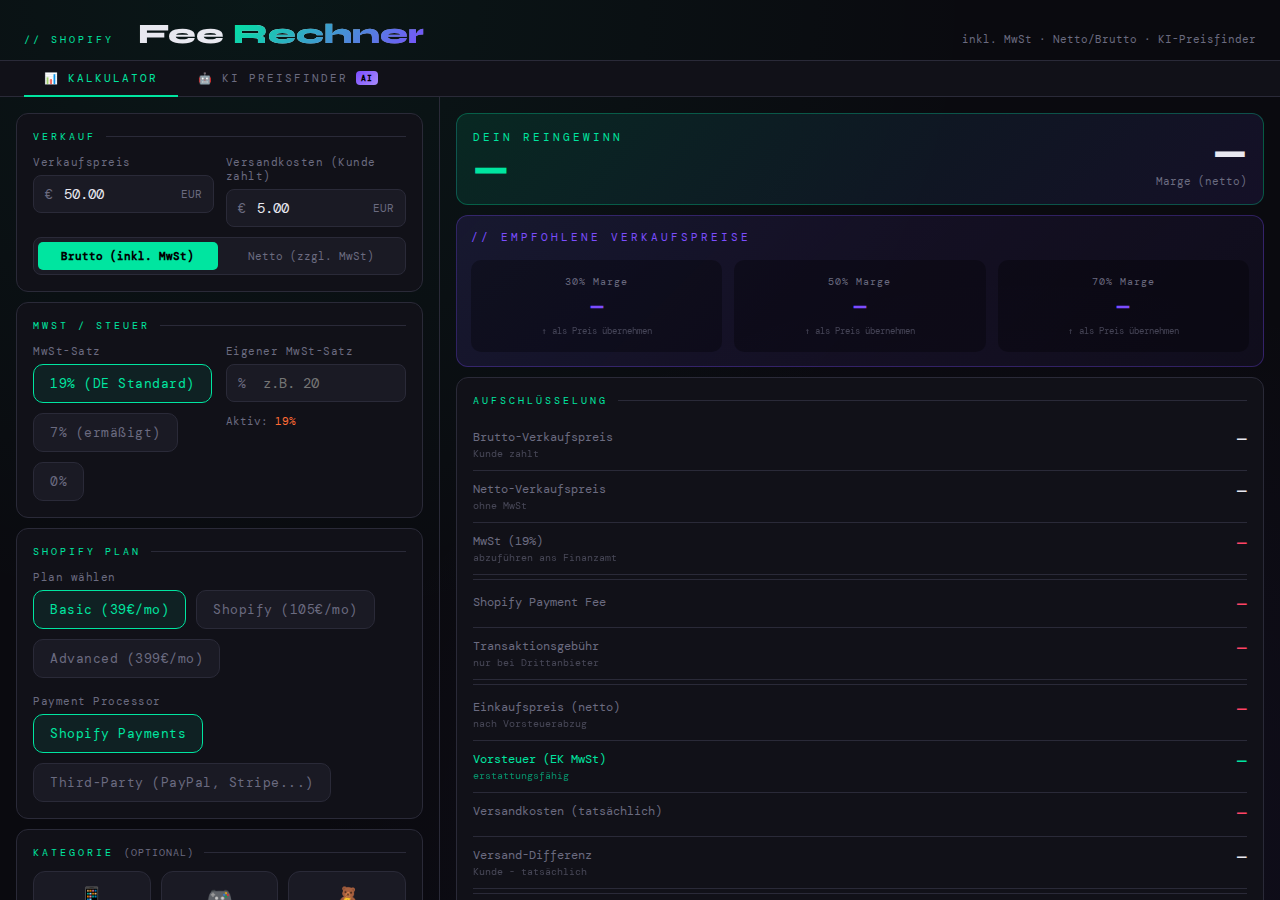
<file: Shopify/index_b.html>
<!DOCTYPE html>
<html lang="de">
<head>
<meta charset="UTF-8">
<meta name="viewport" content="width=device-width, initial-scale=1.0">
<title>Shopify Kalkulator</title>
<script>
  // ── Deine Scraper API URL hier eintragen ──
  window.SCRAPER_API_URL = 'https://vercel-scrape-api.vercel.app';
  // ──────────────────────────────────────────
</script>
<link href="https://fonts.googleapis.com/css2?family=DM+Mono:wght@400;500&family=Syne:wght@400;600;700;800&display=swap" rel="stylesheet">
<style>
  :root {
    --bg: #0a0a0f;
    --surface: #111118;
    --surface2: #1a1a24;
    --border: #2a2a38;
    --accent: #00e5a0;
    --accent2: #7c4dff;
    --warn: #ff6b35;
    --text: #e8e8f0;
    --muted: #6b6b80;
    --red: #ff4466;
    --green: #00e5a0;
    --ai: #a78bfa;
    --ai-glow: rgba(167,139,250,0.15);
  }

  * { margin: 0; padding: 0; box-sizing: border-box; }

  body {
    background: var(--bg);
    color: var(--text);
    font-family: 'Syne', sans-serif;
    height: 100vh;
    overflow: hidden;
    background-image: 
      radial-gradient(ellipse at 20% 0%, rgba(0,229,160,0.06) 0%, transparent 50%),
      radial-gradient(ellipse at 80% 100%, rgba(124,77,255,0.06) 0%, transparent 50%);
  }

  /* ── APP SHELL ── */
  .app-shell {
    display: grid;
    grid-template-rows: auto auto 1fr;
    height: 100vh;
    max-width: 1280px;
    margin: 0 auto;
    overflow: hidden;
  }

  header {
    padding: 20px 24px 12px;
    display: flex;
    align-items: baseline;
    gap: 24px;
    border-bottom: 1px solid var(--border);
  }

  .logo {
    font-size: 10px;
    font-family: 'DM Mono', monospace;
    color: var(--accent);
    letter-spacing: 3px;
    text-transform: uppercase;
    white-space: nowrap;
  }

  h1 {
    font-size: 28px;
    font-weight: 800;
    line-height: 1;
    background: linear-gradient(135deg, var(--text) 40%, var(--muted));
    -webkit-background-clip: text;
    -webkit-text-fill-color: transparent;
    white-space: nowrap;
  }

  h1 span {
    background: linear-gradient(135deg, var(--accent), var(--accent2));
    -webkit-background-clip: text;
    -webkit-text-fill-color: transparent;
  }

  .subtitle {
    color: var(--muted);
    font-size: 11px;
    font-family: 'DM Mono', monospace;
    margin-left: auto;
  }

  /* ── TOP TAB NAV ── */
  .top-tab-nav {
    display: flex;
    gap: 0;
    padding: 0 24px;
    border-bottom: 1px solid var(--border);
    background: var(--surface);
    flex-shrink: 0;
  }

  .top-tab {
    padding: 10px 20px;
    font-family: 'DM Mono', monospace;
    font-size: 11px;
    letter-spacing: 2px;
    text-transform: uppercase;
    color: var(--muted);
    cursor: pointer;
    border-bottom: 2px solid transparent;
    margin-bottom: -1px;
    transition: all 0.2s;
    user-select: none;
    display: flex;
    align-items: center;
    gap: 8px;
    white-space: nowrap;
  }

  .top-tab:hover { color: var(--text); }

  .top-tab.active {
    color: var(--accent);
    border-bottom-color: var(--accent);
  }

  .top-tab.ai-tab.active {
    color: var(--ai);
    border-bottom-color: var(--ai);
  }

  .ai-badge {
    background: linear-gradient(135deg, var(--accent2), var(--ai));
    color: #000;
    font-size: 8px;
    font-weight: 700;
    padding: 2px 5px;
    border-radius: 4px;
    letter-spacing: 1px;
  }

  /* ── CONTENT AREA ── */
  .tab-content {
    display: none;
    grid-template-columns: 440px 1fr;
    height: 100%;
    overflow: hidden;
  }

  .tab-content.active { display: grid; }

  .tab-content.single-col {
    grid-template-columns: 1fr;
  }

  /* ── COLUMNS ── */
  .inputs-col {
    overflow-y: auto;
    height: 100%;
    padding: 16px;
    border-right: 1px solid var(--border);
    display: flex;
    flex-direction: column;
    gap: 10px;
    scrollbar-width: thin;
    scrollbar-color: var(--border) transparent;
  }

  .results-col {
    overflow-y: auto;
    height: 100%;
    padding: 16px;
    display: flex;
    flex-direction: column;
    gap: 10px;
    scrollbar-width: thin;
    scrollbar-color: var(--border) transparent;
  }

  /* ── CARDS ── */
  .card {
    background: var(--surface);
    border: 1px solid var(--border);
    border-radius: 12px;
    padding: 16px;
    flex-shrink: 0;
  }

  .card-title {
    font-size: 10px;
    letter-spacing: 3px;
    text-transform: uppercase;
    color: var(--accent);
    font-family: 'DM Mono', monospace;
    margin-bottom: 12px;
    display: flex;
    align-items: center;
    gap: 10px;
  }

  .card-title::after {
    content: '';
    flex: 1;
    height: 1px;
    background: var(--border);
  }

  .grid-2 {
    display: grid;
    grid-template-columns: 1fr 1fr;
    gap: 12px;
  }

  .field {
    display: flex;
    flex-direction: column;
    gap: 6px;
  }

  label {
    font-size: 11px;
    color: var(--muted);
    font-family: 'DM Mono', monospace;
    letter-spacing: 0.5px;
  }

  .input-wrap {
    position: relative;
    display: flex;
    align-items: center;
  }

  .input-prefix {
    position: absolute;
    left: 12px;
    color: var(--muted);
    font-family: 'DM Mono', monospace;
    font-size: 13px;
  }

  .input-suffix {
    position: absolute;
    right: 12px;
    color: var(--muted);
    font-family: 'DM Mono', monospace;
    font-size: 11px;
  }

  input[type="number"], input[type="text"] {
    width: 100%;
    background: var(--surface2);
    border: 1px solid var(--border);
    color: var(--text);
    font-family: 'DM Mono', monospace;
    font-size: 14px;
    padding: 9px 44px 9px 30px;
    border-radius: 8px;
    outline: none;
    transition: border-color 0.2s, box-shadow 0.2s;
    -moz-appearance: textfield;
  }

  input[type="text"] { padding: 9px 12px 9px 12px; }

  input[type="number"]::-webkit-inner-spin-button { -webkit-appearance: none; }

  input[type="number"]:focus, input[type="text"]:focus {
    border-color: var(--accent);
    box-shadow: 0 0 0 3px rgba(0,229,160,0.1);
  }

  input[type="range"] {
    -webkit-appearance: none;
    width: 100%;
    height: 6px;
    background: var(--surface2);
    border-radius: 999px;
    outline: none;
    border: 1px solid var(--border);
    cursor: pointer;
  }

  input[type="range"]::-webkit-slider-thumb {
    -webkit-appearance: none;
    width: 18px;
    height: 18px;
    border-radius: 50%;
    background: var(--ai);
    cursor: pointer;
    box-shadow: 0 0 8px rgba(167,139,250,0.5);
    transition: box-shadow 0.2s;
  }

  input[type="range"]:hover::-webkit-slider-thumb {
    box-shadow: 0 0 16px rgba(167,139,250,0.8);
  }

  .radio-group {
    display: flex;
    gap: 10px;
    flex-wrap: wrap;
  }

  .radio-opt {
    display: flex;
    align-items: center;
    gap: 8px;
    background: var(--surface2);
    border: 1px solid var(--border);
    padding: 10px 16px;
    border-radius: 10px;
    cursor: pointer;
    transition: all 0.2s;
    font-size: 13px;
    font-family: 'DM Mono', monospace;
    white-space: nowrap;
    flex-shrink: 0;
  }

  .radio-opt:hover { border-color: var(--muted); }
  .radio-opt input[type="radio"] { display: none; }
  .radio-opt.active { border-color: var(--accent); background: rgba(0,229,160,0.08); color: var(--accent); }

  .toggle-row {
    display: flex;
    align-items: center;
    background: var(--surface2);
    border: 1px solid var(--border);
    border-radius: 8px;
    padding: 4px;
    margin-top: 10px;
    gap: 4px;
  }

  .toggle-btn {
    flex: 1;
    text-align: center;
    padding: 7px 8px;
    border-radius: 5px;
    cursor: pointer;
    font-size: 11px;
    font-family: 'DM Mono', monospace;
    color: var(--muted);
    transition: all 0.2s;
    user-select: none;
    white-space: nowrap;
    min-width: 0;
    overflow: hidden;
    text-overflow: ellipsis;
  }

  .toggle-btn.active { background: var(--accent); color: #000; font-weight: bold; }

  .calc-btn {
    width: 100%;
    padding: 12px;
    background: var(--accent);
    color: #000;
    font-family: 'Syne', sans-serif;
    font-size: 13px;
    font-weight: 700;
    letter-spacing: 2px;
    text-transform: uppercase;
    border: none;
    border-radius: 10px;
    cursor: pointer;
    transition: all 0.2s;
    flex-shrink: 0;
  }

  .calc-btn:hover {
    background: #00ffb3;
    transform: translateY(-1px);
    box-shadow: 0 8px 24px rgba(0,229,160,0.25);
  }

  /* ── AI SEARCH BTN ── */
  .ai-btn {
    width: 100%;
    padding: 14px;
    background: linear-gradient(135deg, #7c4dff, var(--ai));
    color: #fff;
    font-family: 'Syne', sans-serif;
    font-size: 13px;
    font-weight: 700;
    letter-spacing: 2px;
    text-transform: uppercase;
    border: none;
    border-radius: 10px;
    cursor: pointer;
    transition: all 0.2s;
    flex-shrink: 0;
    display: flex;
    align-items: center;
    justify-content: center;
    gap: 10px;
    position: relative;
    overflow: hidden;
  }

  .ai-btn::before {
    content: '';
    position: absolute;
    inset: 0;
    background: linear-gradient(135deg, transparent 0%, rgba(255,255,255,0.1) 50%, transparent 100%);
    transform: translateX(-100%);
    transition: transform 0.5s;
  }

  .ai-btn:hover::before { transform: translateX(100%); }

  .ai-btn:hover {
    transform: translateY(-1px);
    box-shadow: 0 8px 28px rgba(124,77,255,0.4);
  }

  .ai-btn:disabled {
    opacity: 0.6;
    cursor: not-allowed;
    transform: none;
  }

  .ai-spinner {
    width: 16px;
    height: 16px;
    border: 2px solid rgba(255,255,255,0.3);
    border-top-color: #fff;
    border-radius: 50%;
    animation: spin 0.8s linear infinite;
    display: none;
  }

  @keyframes spin { to { transform: rotate(360deg); } }

  /* ── RESULTS ── */
  @keyframes fadeIn {
    from { opacity: 0; transform: translateY(10px); }
    to { opacity: 1; transform: translateY(0); }
  }

  .result-row {
    display: flex;
    justify-content: space-between;
    align-items: flex-start;
    padding: 10px 0;
    border-bottom: 1px solid var(--border);
    gap: 8px;
    min-width: 0;
  }

  .result-row:last-child { border-bottom: none; }

  .result-label {
    font-size: 12px;
    color: var(--muted);
    font-family: 'DM Mono', monospace;
    flex: 1;
    min-width: 0;
  }

  .result-label small {
    display: block;
    font-size: 10px;
    margin-top: 2px;
    opacity: 0.6;
  }

  .result-value {
    font-family: 'DM Mono', monospace;
    font-size: 16px;
    font-weight: 500;
    text-align: right;
    flex-shrink: 0;
    min-width: 80px;
    max-width: 50%;
  }

  .result-value.neg { color: var(--red); }
  .result-value.pos { color: var(--green); }
  .result-value.warn { color: var(--warn); }
  .result-value.accent2 { color: var(--accent2); }

  .profit-hero {
    background: linear-gradient(135deg, rgba(0,229,160,0.1), rgba(124,77,255,0.1));
    border: 1px solid rgba(0,229,160,0.3);
    border-radius: 12px;
    padding: 16px;
    display: flex;
    justify-content: space-between;
    align-items: center;
  }

  .profit-hero-label {
    font-size: 11px;
    letter-spacing: 3px;
    text-transform: uppercase;
    color: var(--accent);
    font-family: 'DM Mono', monospace;
    margin-bottom: 6px;
  }

  .profit-hero-value {
    font-size: 38px;
    font-weight: 800;
    color: var(--accent);
    line-height: 1;
  }

  .profit-hero-margin { text-align: right; }
  .profit-hero-margin .big { font-size: 36px; font-weight: 800; color: var(--text); }
  .profit-hero-margin small { display: block; color: var(--muted); font-size: 11px; font-family: 'DM Mono', monospace; }

  .recommend-card {
    background: linear-gradient(135deg, rgba(124,77,255,0.12), rgba(124,77,255,0.05));
    border: 1px solid rgba(124,77,255,0.3);
    border-radius: 12px;
    padding: 14px;
    flex-shrink: 0;
  }

  .recommend-title {
    font-size: 11px;
    letter-spacing: 3px;
    text-transform: uppercase;
    color: var(--accent2);
    font-family: 'DM Mono', monospace;
    margin-bottom: 16px;
  }

  .recommend-grid {
    display: grid;
    grid-template-columns: repeat(3, 1fr);
    gap: 12px;
  }

  .recommend-item {
    background: rgba(0,0,0,0.3);
    border-radius: 10px;
    padding: 14px;
    text-align: center;
    cursor: pointer;
    border: 1px solid transparent;
    transition: all 0.2s;
    user-select: none;
  }

  .recommend-item:hover {
    border-color: rgba(124,77,255,0.4);
    background: rgba(124,77,255,0.08);
    transform: translateY(-2px);
  }

  .recommend-item .r-label { font-size: 10px; color: var(--muted); font-family: 'DM Mono', monospace; margin-bottom: 6px; letter-spacing: 1px; }
  .recommend-item .r-val { font-size: 20px; font-weight: 700; color: var(--accent2); font-family: 'DM Mono', monospace; }
  .recommend-item .r-margin { font-size: 10px; color: var(--muted); font-family: 'DM Mono', monospace; margin-top: 4px; }
  .recommend-item .r-click-hint { font-size: 9px; font-family: 'DM Mono', monospace; color: var(--muted); margin-top: 5px; opacity: 0.6; }

  .divider { height: 1px; background: var(--border); margin: 4px 0; }

  .cost-type-toggle {
    display: flex;
    background: var(--surface2);
    border: 1px solid var(--border);
    border-radius: 8px;
    padding: 4px;
    gap: 4px;
  }

  .cost-type-btn {
    flex: 1;
    text-align: center;
    padding: 6px 8px;
    border-radius: 5px;
    cursor: pointer;
    font-size: 11px;
    font-family: 'DM Mono', monospace;
    color: var(--muted);
    transition: all 0.2s;
    user-select: none;
  }

  .cost-type-btn.active { background: rgba(124,77,255,0.3); color: var(--accent2); font-weight: bold; }

  .ek-vat-row {
    display: flex;
    align-items: center;
    gap: 10px;
    margin-top: 10px;
    flex-wrap: wrap;
  }

  .ek-vat-field {
    display: flex;
    align-items: center;
    gap: 6px;
    background: var(--surface2);
    border: 1px solid var(--border);
    border-radius: 8px;
    padding: 6px 10px;
    font-size: 12px;
    font-family: 'DM Mono', monospace;
    color: var(--muted);
  }

  .ek-vat-field input {
    width: 48px;
    background: transparent;
    border: none;
    color: var(--text);
    font-family: 'DM Mono', monospace;
    font-size: 13px;
    outline: none;
    text-align: center;
    -moz-appearance: textfield;
    padding: 0;
  }

  .ek-vat-field input::-webkit-inner-spin-button { -webkit-appearance: none; }

  .ek-vat-toggle {
    display: flex;
    background: var(--surface2);
    border: 1px solid var(--border);
    border-radius: 8px;
    padding: 4px;
    gap: 3px;
  }

  .ek-vat-btn {
    padding: 5px 10px;
    border-radius: 5px;
    cursor: pointer;
    font-size: 10px;
    font-family: 'DM Mono', monospace;
    color: var(--muted);
    transition: all 0.2s;
    user-select: none;
  }

  .ek-vat-btn.active { background: rgba(0,229,160,0.2); color: var(--green); }
  .ek-vat-btn.active-off { background: rgba(255,68,102,0.15); color: var(--red); }

  /* ── CATEGORY ── */
  .cat-card {
    background: var(--surface);
    border: 1px solid var(--border);
    border-radius: 12px;
    padding: 16px;
    flex-shrink: 0;
  }

  .cat-grid {
    display: grid;
    grid-template-columns: repeat(3, 1fr);
    gap: 10px;
  }

  .cat-btn {
    background: var(--surface2);
    border: 1px solid var(--border);
    border-radius: 12px;
    padding: 14px 10px;
    cursor: pointer;
    text-align: center;
    transition: all 0.2s;
    user-select: none;
  }

  .cat-btn:hover { border-color: rgba(124,77,255,0.4); transform: translateY(-1px); }
  .cat-btn.active { border-color: var(--accent2); background: rgba(124,77,255,0.1); }
  .cat-btn .c-emoji { font-size: 22px; display: block; margin-bottom: 6px; }
  .cat-btn .c-name  { font-size: 12px; font-weight: 700; color: var(--text); display: block; }
  .cat-btn .c-range { font-size: 10px; font-family: 'DM Mono', monospace; color: var(--muted); display: block; margin-top: 3px; }
  .cat-btn.active .c-range { color: var(--accent2); }

  .cat-info-box {
    display: none;
    margin-top: 16px;
    background: rgba(124,77,255,0.07);
    border: 1px solid rgba(124,77,255,0.2);
    border-radius: 10px;
    padding: 14px 16px;
    font-size: 12px;
    font-family: 'DM Mono', monospace;
    color: var(--muted);
    line-height: 1.6;
    animation: fadeIn 0.3s ease;
  }

  .cat-info-box strong { color: var(--accent2); }

  /* ── COMPETITOR SECTION (calc tab) ── */
  .comp-input-card {
    background: linear-gradient(135deg, rgba(124,77,255,0.08), rgba(124,77,255,0.03));
    border: 1px solid rgba(124,77,255,0.25);
    border-radius: 12px;
    padding: 16px;
    flex-shrink: 0;
  }

  .comp-hint {
    font-size: 11px;
    font-family: 'DM Mono', monospace;
    color: var(--muted);
    margin-top: 8px;
    display: flex;
    align-items: center;
    gap: 6px;
  }

  .comp-analysis { display: none; animation: fadeIn 0.4s ease; }

  .comp-analysis-card {
    background: var(--surface);
    border: 1px solid rgba(124,77,255,0.25);
    border-radius: 12px;
    padding: 16px;
  }

  .comp-analysis-title {
    font-size: 11px;
    letter-spacing: 3px;
    text-transform: uppercase;
    color: var(--accent2);
    font-family: 'DM Mono', monospace;
    margin-bottom: 20px;
    display: flex;
    align-items: center;
    gap: 10px;
  }

  .comp-analysis-title::after { content: ''; flex: 1; height: 1px; background: rgba(124,77,255,0.2); }

  .comp-strategies {
    display: grid;
    grid-template-columns: repeat(3, 1fr);
    gap: 10px;
    margin-bottom: 18px;
  }

  .comp-strat {
    background: var(--surface2);
    border: 1px solid var(--border);
    border-radius: 12px;
    padding: 14px 12px;
    text-align: center;
    transition: border-color 0.2s, transform 0.15s;
    cursor: pointer;
    user-select: none;
  }

  .comp-strat:hover { border-color: rgba(124,77,255,0.5); transform: translateY(-2px); }
  .comp-strat.winner { border-color: var(--accent2); background: rgba(124,77,255,0.1); }
  .comp-strat .s-label { font-size: 10px; font-family: 'DM Mono', monospace; color: var(--muted); letter-spacing: 1px; margin-bottom: 8px; }
  .comp-strat.winner .s-label { color: var(--accent2); }
  .comp-strat .s-price { font-size: 20px; font-weight: 700; font-family: 'DM Mono', monospace; color: var(--text); margin-bottom: 4px; }
  .comp-strat.winner .s-price { color: var(--accent2); }
  .comp-strat .s-diff { font-size: 11px; font-family: 'DM Mono', monospace; color: var(--muted); }
  .comp-strat .s-margin { font-size: 10px; font-family: 'DM Mono', monospace; margin-top: 4px; padding: 2px 6px; border-radius: 4px; display: inline-block; }
  .comp-strat.winner .s-margin { background: rgba(124,77,255,0.2); color: var(--accent2); }
  .comp-strat .s-click-hint { font-size: 9px; font-family: 'DM Mono', monospace; color: var(--muted); margin-top: 6px; opacity: 0.6; }
  .comp-strat.winner .s-click-hint { color: var(--accent2); opacity: 0.8; }

  .comp-verdict {
    background: rgba(124,77,255,0.08);
    border: 1px solid rgba(124,77,255,0.2);
    border-radius: 10px;
    padding: 14px 16px;
    font-size: 13px;
    font-family: 'DM Mono', monospace;
    color: var(--text);
    line-height: 1.6;
  }

  .comp-verdict strong { color: var(--accent2); }

  .comp-vs-bar {
    display: flex;
    align-items: center;
    gap: 8px;
    margin-bottom: 18px;
    background: var(--surface2);
    border-radius: 12px;
    padding: 12px;
    flex-wrap: wrap;
  }

  .comp-vs-item { flex: 1; text-align: center; min-width: 0; }
  .comp-vs-item .cv-label { font-size: 10px; font-family: 'DM Mono', monospace; color: var(--muted); margin-bottom: 4px; letter-spacing: 1px; }
  .comp-vs-item .cv-val { font-size: 18px; font-weight: 700; font-family: 'DM Mono', monospace; }
  .comp-vs-sep { font-size: 16px; color: var(--muted); font-weight: 300; flex-shrink: 0; }
  .comp-vs-diff-badge { font-size: 10px; font-family: 'DM Mono', monospace; padding: 4px 8px; border-radius: 6px; white-space: nowrap; flex-shrink: 0; }
  .badge-red { background: rgba(255,68,102,0.15); color: #ff4466; }
  .badge-green { background: rgba(0,229,160,0.15); color: var(--green); }
  .badge-yellow { background: rgba(255,193,7,0.15); color: #ffc107; }

  /* ── BANNERS ── */
  .sim-banner {
    display: none;
    align-items: center;
    justify-content: space-between;
    gap: 8px;
    background: rgba(124,77,255,0.12);
    border: 1px solid rgba(124,77,255,0.35);
    border-radius: 12px;
    padding: 16px 14px;
    margin-bottom: 0;
    animation: fadeIn 0.3s ease;
    flex-wrap: wrap;
  }

  .sim-banner-label {
    font-size: 11px;
    font-family: 'DM Mono', monospace;
    color: var(--accent2);
    display: flex;
    align-items: center;
    gap: 4px;
    flex: 1;
  }

  .sim-banner-label strong { font-size: 13px; color: var(--text); }

  .sim-reset-btn {
    background: transparent;
    border: 1px solid rgba(124,77,255,0.4);
    color: var(--accent2);
    font-family: 'DM Mono', monospace;
    font-size: 11px;
    padding: 5px 10px;
    border-radius: 8px;
    cursor: pointer;
    transition: all 0.2s;
    white-space: nowrap;
    flex-shrink: 0;
  }

  .sim-reset-btn:hover { background: rgba(124,77,255,0.15); border-color: var(--accent2); }

  /* ── AMPEL ── */
  .ampel-wrap { display: none; animation: fadeIn 0.4s ease; }

  .ampel-card {
    background: var(--surface);
    border: 1px solid var(--border);
    border-radius: 12px;
    padding: 16px;
    display: flex;
    align-items: center;
    gap: 16px;
  }

  .ampel-housing {
    background: #0d0d14;
    border: 2px solid #2a2a38;
    border-radius: 14px;
    padding: 10px 8px;
    display: flex;
    flex-direction: column;
    gap: 8px;
    box-shadow: inset 0 2px 8px rgba(0,0,0,0.5);
  }

  .ampel-light {
    width: 26px; height: 26px;
    border-radius: 50%;
    background: #1a1a24;
    border: 2px solid #2a2a38;
    transition: all 0.4s;
  }

  .ampel-light.on-red { background: #ff4466; border-color: #ff4466; box-shadow: 0 0 16px rgba(255,68,102,0.7), 0 0 32px rgba(255,68,102,0.3); }
  .ampel-light.on-yellow { background: #ffc107; border-color: #ffc107; box-shadow: 0 0 16px rgba(255,193,7,0.7), 0 0 32px rgba(255,193,7,0.3); }
  .ampel-light.on-green { background: #00e5a0; border-color: #00e5a0; box-shadow: 0 0 16px rgba(0,229,160,0.7), 0 0 32px rgba(0,229,160,0.3); }

  .ampel-info { flex: 1; }
  .ampel-status { font-size: 22px; font-weight: 800; margin-bottom: 4px; }
  .ampel-status.red { color: #ff4466; }
  .ampel-status.yellow { color: #ffc107; }
  .ampel-status.green { color: #00e5a0; }
  .ampel-desc { font-size: 13px; color: var(--muted); font-family: 'DM Mono', monospace; line-height: 1.5; }

  .ampel-bar-wrap { margin-top: 14px; }
  .ampel-bar-track { height: 8px; border-radius: 999px; background: var(--surface2); overflow: hidden; }
  .ampel-bar-fill { height: 100%; border-radius: 999px; transition: width 0.6s cubic-bezier(0.34,1.56,0.64,1), background 0.4s; }
  .ampel-bar-labels { display: flex; justify-content: space-between; margin-top: 6px; font-size: 10px; font-family: 'DM Mono', monospace; color: var(--muted); }
  .ampel-bar-labels span { display: flex; align-items: center; gap: 4px; }
  .ampel-bar-labels span::before { content: ''; width: 6px; height: 6px; border-radius: 50%; }
  .ampel-bar-labels .l-red::before { background: #ff4466; }
  .ampel-bar-labels .l-yellow::before { background: #ffc107; }
  .ampel-bar-labels .l-green::before { background: #00e5a0; }

  .calc-trace {
    display: block;
    font-size: 9px;
    font-family: 'DM Mono', monospace;
    color: var(--muted);
    opacity: 0.55;
    margin-top: 2px;
    letter-spacing: 0.2px;
    overflow-wrap: break-word;
    word-break: break-word;
    white-space: normal;
  }

  /* ── AI TAB SPECIFIC ── */
  .ai-card {
    background: var(--surface);
    border: 1px solid rgba(167,139,250,0.2);
    border-radius: 12px;
    padding: 16px;
    flex-shrink: 0;
    position: relative;
  }

  .ai-card::before {
    content: '';
    position: absolute;
    inset: -1px;
    border-radius: 13px;
    background: linear-gradient(135deg, rgba(167,139,250,0.15), transparent 50%, rgba(0,229,160,0.08));
    z-index: -1;
    pointer-events: none;
  }

  .ai-card-title {
    font-size: 10px;
    letter-spacing: 3px;
    text-transform: uppercase;
    color: var(--ai);
    font-family: 'DM Mono', monospace;
    margin-bottom: 12px;
    display: flex;
    align-items: center;
    gap: 10px;
  }

  .ai-card-title::after { content: ''; flex: 1; height: 1px; background: rgba(167,139,250,0.2); }

  /* Product search input */
  .search-input-wrap {
    position: relative;
    display: flex;
    align-items: center;
    gap: 0;
  }

  .search-input {
    flex: 1;
    background: var(--surface2);
    border: 1px solid rgba(167,139,250,0.3);
    border-right: none;
    color: var(--text);
    font-family: 'DM Mono', monospace;
    font-size: 14px;
    padding: 10px 14px;
    border-radius: 8px 0 0 8px;
    outline: none;
    transition: border-color 0.2s, box-shadow 0.2s;
    width: 100%;
  }

  .search-input:focus {
    border-color: var(--ai);
    box-shadow: 0 0 0 3px rgba(167,139,250,0.15);
  }

  /* Margin slider */
  .margin-display {
    display: flex;
    align-items: center;
    justify-content: space-between;
    margin-bottom: 8px;
  }

  .margin-display .m-label { font-size: 11px; color: var(--muted); font-family: 'DM Mono', monospace; }
  .margin-display .m-val { font-size: 22px; font-weight: 700; font-family: 'DM Mono', monospace; color: var(--ai); }

  /* AI Results */
  .ai-results-empty {
    display: flex;
    flex-direction: column;
    align-items: center;
    justify-content: center;
    gap: 16px;
    padding: 60px 24px;
    text-align: center;
    color: var(--muted);
    font-family: 'DM Mono', monospace;
    font-size: 12px;
  }

  .ai-results-empty .empty-icon {
    font-size: 48px;
    opacity: 0.4;
    filter: grayscale(0.5);
  }

  .ai-results-empty p { line-height: 1.7; max-width: 280px; }

  /* AI Loading */
  /* ── LOADING PROGRESS ── */
  .ai-loading {
    display: none;
    flex-direction: column;
    gap: 0;
    padding: 32px 24px;
    animation: fadeIn 0.3s ease;
  }

  .ai-loading-header {
    display: flex;
    align-items: center;
    gap: 14px;
    margin-bottom: 28px;
  }

  .ai-loading-orb {
    width: 44px;
    height: 44px;
    border-radius: 50%;
    background: radial-gradient(circle at 40% 40%, var(--ai), var(--accent2));
    animation: pulse 1.5s ease-in-out infinite;
    box-shadow: 0 0 30px rgba(167,139,250,0.5);
    flex-shrink: 0;
  }

  @keyframes pulse {
    0%, 100% { transform: scale(1); box-shadow: 0 0 30px rgba(167,139,250,0.4); }
    50% { transform: scale(1.08); box-shadow: 0 0 50px rgba(167,139,250,0.7); }
  }

  .ai-loading-title {
    font-family: 'Syne', sans-serif;
    font-size: 18px;
    font-weight: 700;
    color: var(--text);
  }

  .ai-loading-title small {
    display: block;
    font-family: 'DM Mono', monospace;
    font-size: 11px;
    font-weight: 400;
    color: var(--muted);
    margin-top: 2px;
  }

  /* Progress bar */
  .ai-progress-track {
    height: 4px;
    background: var(--surface2);
    border-radius: 999px;
    overflow: hidden;
    margin-bottom: 28px;
    border: 1px solid var(--border);
  }

  .ai-progress-fill {
    height: 100%;
    border-radius: 999px;
    background: linear-gradient(90deg, var(--accent2), var(--ai));
    transition: width 0.8s cubic-bezier(0.4, 0, 0.2, 1);
    box-shadow: 0 0 12px rgba(167,139,250,0.6);
    width: 0%;
  }

  /* Step list */
  .ai-steps {
    display: flex;
    flex-direction: column;
    gap: 0;
  }

  .ai-step {
    display: flex;
    align-items: flex-start;
    gap: 14px;
    padding: 12px 14px;
    border-radius: 10px;
    transition: background 0.3s;
    position: relative;
  }

  .ai-step:not(:last-child)::after {
    content: '';
    position: absolute;
    left: 27px;
    top: 42px;
    width: 2px;
    height: calc(100% - 18px);
    background: var(--border);
  }

  .ai-step.done::after { background: rgba(167,139,250,0.3); }
  .ai-step.active { background: rgba(167,139,250,0.07); }

  .ai-step-icon {
    width: 28px;
    height: 28px;
    border-radius: 50%;
    border: 2px solid var(--border);
    display: flex;
    align-items: center;
    justify-content: center;
    font-size: 12px;
    flex-shrink: 0;
    background: var(--surface2);
    transition: all 0.4s;
    position: relative;
    z-index: 1;
    font-family: 'DM Mono', monospace;
    color: var(--muted);
  }

  .ai-step.done .ai-step-icon {
    background: rgba(167,139,250,0.15);
    border-color: var(--ai);
    color: var(--ai);
  }

  .ai-step.active .ai-step-icon {
    background: var(--ai);
    border-color: var(--ai);
    color: #000;
    box-shadow: 0 0 12px rgba(167,139,250,0.5);
    animation: stepPulse 1s ease-in-out infinite;
  }

  @keyframes stepPulse {
    0%, 100% { box-shadow: 0 0 8px rgba(167,139,250,0.5); }
    50% { box-shadow: 0 0 20px rgba(167,139,250,0.9); }
  }

  .ai-step-body { flex: 1; padding-top: 3px; }

  .ai-step-label {
    font-family: 'DM Mono', monospace;
    font-size: 12px;
    font-weight: 500;
    color: var(--muted);
    transition: color 0.3s;
  }

  .ai-step.done .ai-step-label { color: var(--ai); }
  .ai-step.active .ai-step-label { color: var(--text); }

  .ai-step-desc {
    font-family: 'DM Mono', monospace;
    font-size: 10px;
    color: var(--muted);
    margin-top: 2px;
    opacity: 0;
    transition: opacity 0.3s;
  }

  .ai-step.active .ai-step-desc { opacity: 1; }
  .ai-step.done .ai-step-desc { opacity: 0.5; }

  .ai-step-time {
    font-family: 'DM Mono', monospace;
    font-size: 10px;
    color: var(--muted);
    opacity: 0;
    transition: opacity 0.3s;
    flex-shrink: 0;
    padding-top: 5px;
  }

  .ai-step.done .ai-step-time { opacity: 0.5; }

  .ai-thinking-dots::after {
    content: '';
    animation: dots 1.2s steps(4, end) infinite;
  }

  @keyframes dots {
    0%   { content: ''; }
    25%  { content: '.'; }
    50%  { content: '..'; }
    75%  { content: '...'; }
  }

  /* AI Result cards */
  .ai-results-area {
    display: none;
    flex-direction: column;
    gap: 10px;
    animation: fadeIn 0.4s ease;
  }

  /* Competitor price grid */
  .comp-price-grid {
    display: grid;
    grid-template-columns: repeat(auto-fill, minmax(140px, 1fr));
    gap: 10px;
    margin-bottom: 4px;
  }

  .comp-price-item {
    background: var(--surface2);
    border: 1px solid var(--border);
    border-radius: 10px;
    padding: 12px;
    text-align: center;
    transition: border-color 0.2s, background 0.2s, transform 0.15s;
    cursor: pointer;
    text-decoration: none;
    display: block;
    color: inherit;
  }

  .comp-price-item:hover { border-color: rgba(167,139,250,0.4); background: rgba(167,139,250,0.06); transform: translateY(-2px); }
  .comp-price-item:active { transform: translateY(0); }
  .comp-price-item .cpi-source { font-size: 10px; font-family: 'DM Mono', monospace; color: var(--muted); margin-bottom: 6px; letter-spacing: 1px; }
  .comp-price-item .cpi-price { font-size: 18px; font-weight: 700; font-family: 'DM Mono', monospace; color: var(--text); }
  .comp-price-item .cpi-note { font-size: 10px; font-family: 'DM Mono', monospace; color: var(--muted); margin-top: 4px; }
  .comp-price-item .cpi-link { font-size: 9px; font-family: 'DM Mono', monospace; color: var(--ai); margin-top: 6px; letter-spacing: 1px; opacity: 0.7; }
  .comp-price-item:hover .cpi-link { opacity: 1; }
  .comp-price-item.lowest { border-color: var(--green); background: rgba(0,229,160,0.06); }
  .comp-price-item.lowest .cpi-price { color: var(--green); }
  .comp-price-item.highest { border-color: rgba(255,68,102,0.4); }
  .comp-price-item.highest .cpi-price { color: var(--red); }

  /* EVP Hero */
  .evp-hero {
    background: linear-gradient(135deg, rgba(167,139,250,0.12), rgba(0,229,160,0.08));
    border: 1px solid rgba(167,139,250,0.35);
    border-radius: 16px;
    padding: 20px;
    position: relative;
    overflow: hidden;
  }

  .evp-hero::before {
    content: '✦';
    position: absolute;
    right: 20px;
    top: 50%;
    transform: translateY(-50%);
    font-size: 80px;
    opacity: 0.05;
    color: var(--ai);
  }

  .evp-hero-top {
    display: flex;
    justify-content: space-between;
    align-items: flex-start;
    margin-bottom: 16px;
  }

  .evp-label {
    font-size: 10px;
    letter-spacing: 3px;
    text-transform: uppercase;
    color: var(--ai);
    font-family: 'DM Mono', monospace;
    margin-bottom: 6px;
  }

  .evp-price {
    font-size: 48px;
    font-weight: 800;
    color: var(--text);
    line-height: 1;
    font-family: 'DM Mono', monospace;
  }

  .evp-price span { color: var(--ai); }

  .evp-stats {
    display: grid;
    grid-template-columns: repeat(3, 1fr);
    gap: 8px;
  }

  .evp-stat {
    background: rgba(0,0,0,0.25);
    border-radius: 8px;
    padding: 10px;
    text-align: center;
  }

  .evp-stat .es-label { font-size: 9px; font-family: 'DM Mono', monospace; color: var(--muted); letter-spacing: 1px; margin-bottom: 4px; }
  .evp-stat .es-val { font-size: 16px; font-weight: 700; font-family: 'DM Mono', monospace; }

  .evp-actions {
    display: flex;
    gap: 10px;
    margin-top: 14px;
  }

  .evp-apply-btn {
    flex: 1;
    padding: 10px 16px;
    background: var(--ai);
    color: #000;
    font-family: 'Syne', sans-serif;
    font-size: 12px;
    font-weight: 700;
    letter-spacing: 1px;
    text-transform: uppercase;
    border: none;
    border-radius: 8px;
    cursor: pointer;
    transition: all 0.2s;
  }

  .evp-apply-btn:hover { background: #c4b5fd; transform: translateY(-1px); }

  .evp-secondary-btn {
    padding: 10px 16px;
    background: transparent;
    color: var(--ai);
    font-family: 'DM Mono', monospace;
    font-size: 11px;
    border: 1px solid rgba(167,139,250,0.4);
    border-radius: 8px;
    cursor: pointer;
    transition: all 0.2s;
    white-space: nowrap;
  }

  .evp-secondary-btn:hover { background: rgba(167,139,250,0.1); border-color: var(--ai); }

  /* AI breakdown */
  .ai-breakdown {
    background: var(--surface);
    border: 1px solid rgba(167,139,250,0.2);
    border-radius: 12px;
    padding: 16px;
  }

  .ai-breakdown-title {
    font-size: 10px;
    letter-spacing: 3px;
    text-transform: uppercase;
    color: var(--ai);
    font-family: 'DM Mono', monospace;
    margin-bottom: 12px;
    display: flex;
    align-items: center;
    gap: 10px;
  }

  .ai-breakdown-title::after { content: ''; flex: 1; height: 1px; background: rgba(167,139,250,0.2); }

  /* AI strategy cards */
  .ai-strat-grid {
    display: grid;
    grid-template-columns: repeat(3, 1fr);
    gap: 10px;
    margin-top: 12px;
  }

  .ai-strat-card {
    background: var(--surface2);
    border: 1px solid var(--border);
    border-radius: 10px;
    padding: 14px;
    text-align: center;
    cursor: pointer;
    transition: all 0.2s;
    user-select: none;
  }

  .ai-strat-card:hover { border-color: rgba(167,139,250,0.5); transform: translateY(-2px); }
  .ai-strat-card.recommended { border-color: var(--ai); background: rgba(167,139,250,0.1); }
  .ai-strat-card .asc-name { font-size: 10px; font-family: 'DM Mono', monospace; color: var(--muted); margin-bottom: 8px; letter-spacing: 1px; }
  .ai-strat-card.recommended .asc-name { color: var(--ai); }
  .ai-strat-card .asc-price { font-size: 20px; font-weight: 700; font-family: 'DM Mono', monospace; margin-bottom: 4px; }
  .ai-strat-card.recommended .asc-price { color: var(--ai); }
  .ai-strat-card .asc-margin { font-size: 11px; font-family: 'DM Mono', monospace; color: var(--muted); }
  .ai-strat-card .asc-tag { font-size: 9px; font-family: 'DM Mono', monospace; margin-top: 6px; padding: 2px 6px; border-radius: 4px; display: inline-block; }
  .ai-strat-card.recommended .asc-tag { background: rgba(167,139,250,0.2); color: var(--ai); }

  /* AI analysis text */
  .ai-analysis-box {
    background: var(--surface2);
    border: 1px solid rgba(167,139,250,0.15);
    border-radius: 10px;
    padding: 16px;
    font-size: 13px;
    font-family: 'DM Mono', monospace;
    color: var(--text);
    line-height: 1.8;
  }

  .ai-analysis-box strong { color: var(--ai); }
  .ai-analysis-box .verdict-line { margin-bottom: 8px; }

  /* Success applied banner */
  .applied-banner {
    display: none;
    align-items: center;
    gap: 10px;
    background: rgba(0,229,160,0.1);
    border: 1px solid rgba(0,229,160,0.35);
    border-radius: 10px;
    padding: 12px 16px;
    font-size: 12px;
    font-family: 'DM Mono', monospace;
    color: var(--accent);
    animation: fadeIn 0.3s ease;
  }

  /* Error box */
  .ai-error-box {
    display: none;
    background: rgba(255,68,102,0.08);
    border: 1px solid rgba(255,68,102,0.3);
    border-radius: 10px;
    padding: 16px;
    font-size: 12px;
    font-family: 'DM Mono', monospace;
    color: var(--red);
    line-height: 1.6;
    animation: fadeIn 0.3s ease;
  }

  /* Plan sync note */
  .sync-note {
    display: flex;
    align-items: center;
    gap: 8px;
    font-size: 11px;
    font-family: 'DM Mono', monospace;
    color: var(--muted);
    background: var(--surface2);
    border: 1px solid var(--border);
    border-radius: 8px;
    padding: 8px 12px;
    margin-top: 4px;
  }

  .sync-dot {
    width: 6px; height: 6px;
    border-radius: 50%;
    background: var(--accent);
    box-shadow: 0 0 6px rgba(0,229,160,0.6);
    flex-shrink: 0;
  }

  /* ── MOBILE ── */
  .mob-tabs {
    display: none;
    position: fixed;
    bottom: 0; left: 0; right: 0;
    height: 56px;
    background: var(--surface);
    border-top: 1px solid var(--border);
    z-index: 100;
    grid-template-columns: 1fr 1fr;
  }

  .mob-tab {
    display: flex;
    flex-direction: column;
    align-items: center;
    justify-content: center;
    gap: 3px;
    font-family: 'DM Mono', monospace;
    font-size: 10px;
    color: var(--muted);
    cursor: pointer;
    transition: color 0.2s;
    letter-spacing: 1px;
    text-transform: uppercase;
    user-select: none;
  }

  .mob-tab.active { color: var(--accent); }
  .mob-tab svg { width: 18px; height: 18px; stroke-width: 2; fill: none; stroke: currentColor; }

  .mob-profit-bar {
    display: none;
    align-items: center;
    justify-content: space-between;
    background: var(--surface);
    border: 1px solid var(--border);
    border-radius: 10px;
    padding: 10px 14px;
    margin-bottom: 4px;
    flex-shrink: 0;
  }

  .mob-profit-bar .mpb-label { font-size: 10px; font-family: 'DM Mono', monospace; color: var(--muted); }
  .mob-profit-bar .mpb-val { font-size: 20px; font-weight: 800; color: var(--accent); font-family: 'DM Mono', monospace; }
  .mob-profit-bar .mpb-margin { font-size: 13px; font-weight: 700; font-family: 'DM Mono', monospace; }

  @media (max-width: 860px) {
    html, body { height: 100%; overflow: hidden; }
    .app-shell { grid-template-rows: auto auto 1fr; max-width: 100%; }
    header { padding: 12px 14px; gap: 8px; }
    h1 { font-size: 20px; }
    .subtitle { display: none; }
    .top-tab-nav { padding: 0 10px; }
    .top-tab { padding: 8px 12px; font-size: 10px; }
    .tab-content { grid-template-columns: 1fr; }
    .inputs-col { border-right: none; height: 100%; padding: 10px 12px 70px; }
    .results-col { grid-column: 1; height: 100%; padding: 10px 12px 70px; display: none; }
    .results-col.mob-active { display: flex; }
    .inputs-col.mob-hidden { display: none; }
    .mob-tabs { display: grid; }
    .mob-profit-bar { display: flex; }
    .grid-2 { grid-template-columns: 1fr; }
    .recommend-grid { grid-template-columns: 1fr 1fr; }
    .cat-grid { grid-template-columns: repeat(3, 1fr); }
    .comp-strategies { grid-template-columns: 1fr; gap: 6px; }
    .profit-hero { flex-direction: row; }
    .profit-hero-value { font-size: 28px; }
    .profit-hero-margin .big { font-size: 22px; }
    .evp-price { font-size: 36px; }
    .ai-strat-grid { grid-template-columns: 1fr; }
    .evp-stats { grid-template-columns: 1fr 1fr 1fr; }
    .comp-price-grid { grid-template-columns: 1fr 1fr; }
  }

  @media (max-width: 480px) {
    .recommend-grid { grid-template-columns: 1fr; }
    .cat-grid { grid-template-columns: repeat(2, 1fr); }
    .evp-stats { grid-template-columns: 1fr 1fr; }
  }
</style>
</head>
<body>
<div class="app-shell">
  <!-- HEADER -->
  <header>
    <div class="logo">// Shopify</div>
    <h1>Fee <span>Rechner</span></h1>
    <div class="subtitle">inkl. MwSt · Netto/Brutto · KI-Preisfinder</div>
  </header>

  <!-- TOP TAB NAV -->
  <nav class="top-tab-nav">
    <div class="top-tab active" onclick="switchMainTab('calc')">
      <span>📊</span> Kalkulator
    </div>
    <div class="top-tab ai-tab" onclick="switchMainTab('ai')">
      <span>🤖</span> KI Preisfinder <span class="ai-badge">AI</span>
    </div>
  </nav>

  <!-- ══════════════════════════════════════════
       TAB 1: KALKULATOR
  ══════════════════════════════════════════ -->
  <div class="tab-content active" id="tabCalc">
    <!-- LEFT: INPUTS -->
    <div class="inputs-col" id="inputsCol">
      <div class="mob-profit-bar" id="mobProfitBarTop">
        <div><div class="mpb-label">Reingewinn</div><div class="mpb-val" id="mobProfit2">—</div></div>
        <div class="mpb-margin" id="mobMargin2" style="color:var(--accent)">—</div>
      </div>

      <!-- VERKAUFSPREIS -->
      <div class="card">
        <div class="card-title">Verkauf</div>
        <div class="grid-2">
          <div class="field">
            <label>Verkaufspreis</label>
            <div class="input-wrap">
              <span class="input-prefix">€</span>
              <input type="number" id="salePrice" value="50.00" step="0.01" min="0">
              <span class="input-suffix">EUR</span>
            </div>
          </div>
          <div class="field">
            <label>Versandkosten (Kunde zahlt)</label>
            <div class="input-wrap">
              <span class="input-prefix">€</span>
              <input type="number" id="shippingCharged" value="5.00" step="0.01" min="0">
              <span class="input-suffix">EUR</span>
            </div>
          </div>
        </div>
        <div style="margin-top:10px;">
          <div class="toggle-row">
            <div class="toggle-btn active" id="btnBrutto" onclick="setPriceType('brutto')">Brutto (inkl. MwSt)</div>
            <div class="toggle-btn" id="btnNetto" onclick="setPriceType('netto')">Netto (zzgl. MwSt)</div>
          </div>
        </div>
      </div>

      <!-- MWST -->
      <div class="card">
        <div class="card-title">MwSt / Steuer</div>
        <div class="grid-2">
          <div class="field">
            <label>MwSt-Satz</label>
            <div class="radio-group" id="vatGroup">
              <label class="radio-opt active" onclick="setVat(19, this)"><input type="radio" name="vat" value="19" checked> 19% (DE Standard)</label>
              <label class="radio-opt" onclick="setVat(7, this)"><input type="radio" name="vat" value="7"> 7% (ermäßigt)</label>
              <label class="radio-opt" onclick="setVat(0, this)"><input type="radio" name="vat" value="0"> 0%</label>
            </div>
          </div>
          <div class="field">
            <label>Eigener MwSt-Satz</label>
            <div class="input-wrap">
              <span class="input-prefix">%</span>
              <input type="number" id="customVat" placeholder="z.B. 20" step="0.1" min="0" max="100" style="padding-left:36px;" oninput="setVatCustom(this.value)">
            </div>
            <div id="vatInfo" style="font-size:11px;color:var(--muted);font-family:'DM Mono',monospace;margin-top:6px;">
              Aktiv: <span id="vatDisplay" style="color:var(--warn);">19%</span>
            </div>
          </div>
        </div>
      </div>

      <!-- SHOPIFY PLAN -->
      <div class="card">
        <div class="card-title">Shopify Plan</div>
        <div class="field">
          <label>Plan wählen</label>
          <div class="radio-group" id="planGroup">
            <label class="radio-opt active" onclick="setPlan(39, 2.9, 0.30, 0, this)"><input type="radio" name="plan" checked> Basic (39€/mo)</label>
            <label class="radio-opt" onclick="setPlan(105, 2.6, 0.30, 0, this)"><input type="radio" name="plan"> Shopify (105€/mo)</label>
            <label class="radio-opt" onclick="setPlan(399, 2.4, 0.30, 0, this)"><input type="radio" name="plan"> Advanced (399€/mo)</label>
          </div>
        </div>
        <div class="field" style="margin-top:16px;">
          <label>Payment Processor</label>
          <div class="radio-group" id="processorGroup">
            <label class="radio-opt active" onclick="setProcessor('shopify', this)"><input type="radio" name="processor" checked> Shopify Payments</label>
            <label class="radio-opt" onclick="setProcessor('third', this)"><input type="radio" name="processor"> Third-Party (PayPal, Stripe...)</label>
          </div>
        </div>
      </div>

      <!-- KATEGORIE -->
      <div class="cat-card">
        <div class="card-title">Kategorie <span style="font-size:10px;color:var(--muted);font-weight:400;letter-spacing:1px;">(optional)</span></div>
        <div class="cat-grid">
          <div class="cat-btn" onclick="setCategory('elektronik', this)"><span class="c-emoji">📱</span><span class="c-name">Elektronik</span><span class="c-range">5–15%</span></div>
          <div class="cat-btn" onclick="setCategory('gaming', this)"><span class="c-emoji">🎮</span><span class="c-name">Gaming</span><span class="c-range">8–60%</span></div>
          <div class="cat-btn" onclick="setCategory('collectibles', this)"><span class="c-emoji">🧸</span><span class="c-name">Collectibles</span><span class="c-range">40–80%</span></div>
          <div class="cat-btn" onclick="setCategory('haushalt', this)"><span class="c-emoji">🏠</span><span class="c-name">Haushalt</span><span class="c-range">20–45%</span></div>
          <div class="cat-btn" onclick="setCategory('spielzeug', this)"><span class="c-emoji">👶</span><span class="c-name">Spielzeug</span><span class="c-range">20–60%</span></div>
          <div class="cat-btn" onclick="setCategory('mode', this)"><span class="c-emoji">👟</span><span class="c-name">Mode</span><span class="c-range">50–80%</span></div>
        </div>
        <div class="cat-info-box" id="catInfoBox"></div>
      </div>

      <!-- KOSTEN -->
      <div class="card">
        <div class="card-title">Kosten</div>
        <div class="grid-2">
          <div class="field">
            <label>Einkaufspreis (Produktkosten)</label>
            <div class="input-wrap">
              <span class="input-prefix">€</span>
              <input type="number" id="productCost" value="15.00" step="0.01" min="0">
              <span class="input-suffix">EUR</span>
            </div>
          </div>
          <div class="field">
            <label>Tatsächliche Versandkosten</label>
            <div class="input-wrap">
              <span class="input-prefix">€</span>
              <input type="number" id="actualShipping" value="4.00" step="0.01" min="0">
              <span class="input-suffix">EUR</span>
            </div>
          </div>
        </div>
        <div class="cost-type-toggle" style="margin-top:10px;">
          <div class="cost-type-btn active" id="btnCostNetto" onclick="setCostType('netto')">Netto EK</div>
          <div class="cost-type-btn" id="btnCostBrutto" onclick="setCostType('brutto')">Brutto EK (inkl. MwSt)</div>
        </div>
        <div class="ek-vat-row">
          <div class="ek-vat-field">
            <span>EK MwSt</span>
            <input type="number" id="ekVatRate" value="19" min="0" max="100" step="0.1">
            <span>%</span>
          </div>
          <div class="ek-vat-toggle">
            <div class="ek-vat-btn active" id="btnEkVatOn" onclick="setEkVat(true)">Vorsteuer ✓</div>
            <div class="ek-vat-btn" id="btnEkVatOff" onclick="setEkVat(false)">ohne</div>
          </div>
        </div>
        <div class="grid-2" style="margin-top:16px;">
          <div class="field">
            <label>Werbekosten pro Bestellung (optional)</label>
            <div class="input-wrap">
              <span class="input-prefix">€</span>
              <input type="number" id="adCost" value="0.00" step="0.01" min="0">
              <span class="input-suffix">EUR</span>
            </div>
          </div>
          <div class="field">
            <label>Sonstige Kosten (optional)</label>
            <div class="input-wrap">
              <span class="input-prefix">€</span>
              <input type="number" id="otherCost" value="0.00" step="0.01" min="0">
              <span class="input-suffix">EUR</span>
            </div>
          </div>
        </div>
      </div>

      <!-- KONKURRENZ (Manual) -->
      <div class="comp-input-card">
        <div class="card-title" style="color:var(--accent2);">Konkurrenz (optional)</div>
        <div class="grid-2">
          <div class="field">
            <label>Niedrigster Konkurrenzpreis</label>
            <div class="input-wrap">
              <span class="input-prefix">€</span>
              <input type="number" id="compPrice" placeholder="z.B. 45.00" step="0.01" min="0">
              <span class="input-suffix">EUR</span>
            </div>
            <div class="comp-hint">💡 Brutto-Preis des günstigsten Mitbewerbers</div>
          </div>
          <div class="field">
            <label>Strategie</label>
            <div class="radio-group" id="compStratGroup">
              <label class="radio-opt active" onclick="setCompStrat('under', this)" style="border-color:rgba(124,77,255,0.3);"><input type="radio" name="compstrat" checked> Unterbieten</label>
              <label class="radio-opt" onclick="setCompStrat('match', this)"><input type="radio" name="compstrat"> Angleichen</label>
              <label class="radio-opt" onclick="setCompStrat('premium', this)"><input type="radio" name="compstrat"> Premium</label>
            </div>
            <div class="comp-hint" id="compStratHint">5% unter Konkurrenz → günstigster Anbieter</div>
          </div>
        </div>
      </div>

      <button class="calc-btn" onclick="calculate(); if(window.innerWidth<=860) switchMobTab('results')">Berechnen →</button>
    </div><!-- /inputs-col -->

    <!-- RIGHT: RESULTS -->
    <div class="results-col" id="resultsCol">
      <!-- Sim Banner -->
      <div class="sim-banner" id="simBanner">
        <div class="sim-banner-label">📊 Simulation: <strong id="simStratLabel">—</strong>&nbsp;→&nbsp;<span id="simPriceLabel" style="color:var(--accent2)">—</span></div>
        <button class="sim-reset-btn" onclick="resetToOriginal()">✕ Original zurück</button>
      </div>
      <div class="sim-banner" id="recResetBanner" style="background:rgba(0,229,160,0.09);border-color:rgba(0,229,160,0.35);">
        <div class="sim-banner-label">📌 Empfehlungspreis: <strong id="recOrigLabel" style="color:var(--muted)">—</strong>&nbsp;→&nbsp;<span id="recAppliedLabel" style="color:var(--accent)">—</span></div>
        <button class="sim-reset-btn" onclick="resetRecPrice()" style="border-color:rgba(0,229,160,0.4);color:var(--accent);">✕ Originalpreis zurück</button>
      </div>

      <!-- KONKURRENZ ANALYSE -->
      <div class="comp-analysis" id="compAnalysis">
        <div class="comp-analysis-card">
          <div class="comp-analysis-title">// Konkurrenz-Analyse</div>
          <div class="comp-vs-bar" id="compVsBar">
            <div class="comp-vs-item"><div class="cv-label">DEIN PREIS</div><div class="cv-val" id="cvYours" style="color:var(--accent)">—</div></div>
            <div class="comp-vs-sep">vs</div>
            <div class="comp-vs-item"><div class="cv-label">KONKURRENZ</div><div class="cv-val" id="cvComp" style="color:var(--accent2)">—</div></div>
            <div class="comp-vs-diff-badge" id="cvDiffBadge">—</div>
          </div>
          <div class="comp-strategies" id="compStrategies">
            <div class="comp-strat" id="cStrat1" onclick="applyStrategy('under')"><div class="s-label">UNTERBIETEN −5%</div><div class="s-price" id="cs1Price">—</div><div class="s-diff" id="cs1Diff">—</div><div class="s-margin" id="cs1Margin">—</div><div class="s-click-hint">↑ klicken zum Simulieren</div></div>
            <div class="comp-strat" id="cStrat2" onclick="applyStrategy('match')"><div class="s-label">ANGLEICHEN</div><div class="s-price" id="cs2Price">—</div><div class="s-diff" id="cs2Diff">—</div><div class="s-margin" id="cs2Margin">—</div><div class="s-click-hint">↑ klicken zum Simulieren</div></div>
            <div class="comp-strat" id="cStrat3" onclick="applyStrategy('premium')"><div class="s-label">PREMIUM +10%</div><div class="s-price" id="cs3Price">—</div><div class="s-diff" id="cs3Diff">—</div><div class="s-margin" id="cs3Margin">—</div><div class="s-click-hint">↑ klicken zum Simulieren</div></div>
          </div>
          <div class="comp-verdict" id="compVerdict">—</div>
        </div>
      </div>

      <!-- AMPEL -->
      <div class="ampel-wrap" id="ampelWrap">
        <div class="ampel-card" id="ampelCard">
          <div class="ampel-housing">
            <div class="ampel-light" id="aRed"></div>
            <div class="ampel-light" id="aYellow"></div>
            <div class="ampel-light" id="aGreen"></div>
          </div>
          <div class="ampel-info">
            <div class="ampel-status" id="ampelStatus">—</div>
            <div class="ampel-desc" id="ampelDesc">—</div>
            <div class="ampel-bar-wrap">
              <div class="ampel-bar-track"><div class="ampel-bar-fill" id="ampelBar" style="width:0%"></div></div>
              <div class="ampel-bar-labels">
                <span class="l-red">&lt; 20% kritisch</span>
                <span class="l-yellow">20–40% okay</span>
                <span class="l-green">&gt; 40% stark</span>
              </div>
            </div>
          </div>
        </div>
      </div>

      <!-- Profit Hero -->
      <div class="profit-hero" id="profitHero">
        <div><div class="profit-hero-label">Dein Reingewinn</div><div class="profit-hero-value" id="rProfit">—</div></div>
        <div class="profit-hero-margin"><div class="big" id="rMargin">—</div><small>Marge (netto)</small></div>
      </div>

      <!-- Empfehlungspreise -->
      <div class="recommend-card">
        <div class="recommend-title" id="recTitle">// Empfohlene Verkaufspreise</div>
        <div class="recommend-grid">
          <div class="recommend-item" onclick="applyRecPrice('rec30')"><div class="r-label" id="recLabel1">30% Marge</div><div class="r-val" id="rec30">—</div><div class="r-margin" id="rec30m"></div><div class="r-click-hint">↑ als Preis übernehmen</div></div>
          <div class="recommend-item" onclick="applyRecPrice('rec50')"><div class="r-label" id="recLabel2">50% Marge</div><div class="r-val" id="rec50">—</div><div class="r-margin" id="rec50m"></div><div class="r-click-hint">↑ als Preis übernehmen</div></div>
          <div class="recommend-item" onclick="applyRecPrice('rec70')"><div class="r-label" id="recLabel3">70% Marge</div><div class="r-val" id="rec70">—</div><div class="r-margin" id="rec70m"></div><div class="r-click-hint">↑ als Preis übernehmen</div></div>
        </div>
      </div>

      <!-- Detail Breakdown -->
      <div class="card">
        <div class="card-title">Aufschlüsselung</div>
        <div class="result-row"><div class="result-label">Brutto-Verkaufspreis<small>Kunde zahlt</small></div><div class="result-value" id="rBrutto">—<span class="calc-trace" id="trBrutto"></span></div></div>
        <div class="result-row"><div class="result-label">Netto-Verkaufspreis<small>ohne MwSt</small></div><div class="result-value" id="rNetto">—<span class="calc-trace" id="trNetto"></span></div></div>
        <div class="result-row"><div class="result-label" id="rVatLabel">MwSt (19%)<small>abzuführen ans Finanzamt</small></div><div class="result-value neg" id="rVat">—<span class="calc-trace" id="trVat"></span></div></div>
        <div class="divider"></div>
        <div class="result-row"><div class="result-label">Shopify Payment Fee<small id="rFeeFormula"></small></div><div class="result-value neg" id="rFee">—<span class="calc-trace" id="trFee"></span></div></div>
        <div class="result-row"><div class="result-label">Transaktionsgebühr<small id="rTxInfo">nur bei Drittanbieter</small></div><div class="result-value neg" id="rTx">—<span class="calc-trace" id="trTx"></span></div></div>
        <div class="divider"></div>
        <div class="result-row"><div class="result-label">Einkaufspreis (netto)<small id="rProductLabel">nach Vorsteuerabzug</small></div><div class="result-value neg" id="rProduct">—<span class="calc-trace" id="trProduct"></span></div></div>
        <div class="result-row" id="rowEkVat"><div class="result-label" style="color:var(--green)">Vorsteuer (EK MwSt)<small id="rEkVatLabel">erstattungsfähig</small></div><div class="result-value pos" id="rEkVat" style="color:var(--green)">—<span class="calc-trace" id="trEkVat"></span></div></div>
        <div class="result-row"><div class="result-label">Versandkosten (tatsächlich)</div><div class="result-value neg" id="rShip">—<span class="calc-trace" id="trShip"></span></div></div>
        <div class="result-row"><div class="result-label">Versand-Differenz<small>Kunde - tatsächlich</small></div><div class="result-value" id="rShipDiff">—<span class="calc-trace" id="trShipDiff"></span></div></div>
        <div class="result-row" id="rowAd" style="display:none;"><div class="result-label">Werbekosten</div><div class="result-value neg" id="rAd">—<span class="calc-trace" id="trAd"></span></div></div>
        <div class="result-row" id="rowOther" style="display:none;"><div class="result-label">Sonstiges</div><div class="result-value neg" id="rOther">—<span class="calc-trace" id="trOther"></span></div></div>
        <div class="divider"></div>
        <div class="result-row"><div class="result-label" style="color:var(--text);font-size:14px;">Gesamtgebühren (Shopify)</div><div class="result-value warn" id="rTotalFees">—<span class="calc-trace" id="trTotalFees"></span></div></div>
        <div class="result-row"><div class="result-label" style="color:var(--text);font-size:14px;">Gesamtkosten<small>alle Abzüge summiert</small></div><div class="result-value neg" id="rTotalCosts" style="font-size:18px;">—<span class="calc-trace" id="trTotalCosts"></span></div></div>
        <div class="result-row"><div class="result-label" style="color:var(--text);font-size:14px;">Gewinn (netto, nach Steuern)</div><div class="result-value" id="rProfitFinal" style="font-size:22px;font-weight:700;">—<span class="calc-trace" id="trProfit"></span></div></div>
      </div>
    </div><!-- /results-col -->
  </div><!-- /tabCalc -->


  <!-- ══════════════════════════════════════════
       TAB 2: KI PREISFINDER
  ══════════════════════════════════════════ -->
  <div class="tab-content" id="tabAI">
    <!-- LEFT: AI INPUTS -->
    <div class="inputs-col" id="aiInputsCol">

      <!-- PRODUKTSUCHE -->
      <div class="ai-card">
        <div class="ai-card-title">Produkt suchen</div>
        <div class="field" style="margin-bottom:12px;">
          <label>Produktname, EAN oder ASIN</label>
          <input type="text" id="aiProductName" placeholder="z.B. Sony WH-1000XM5 oder EAN 4548736132399" style="padding:10px 14px;">
        </div>
        <div class="field">
          <label>Marktplatz-Fokus</label>
          <div class="radio-group" id="marketGroup">
            <label class="radio-opt active" onclick="setMarket('de', this)"><input type="radio" name="market" checked> 🇩🇪 Deutschland</label>
            <label class="radio-opt" onclick="setMarket('at', this)"><input type="radio" name="market"> 🇦🇹 Österreich</label>
            <label class="radio-opt" onclick="setMarket('eu', this)"><input type="radio" name="market"> 🇪🇺 EU weit</label>
          </div>
        </div>
      </div>

      <!-- EINKAUFSKOSTEN -->
      <div class="ai-card">
        <div class="ai-card-title">Deine Kosten</div>
        <div class="grid-2">
          <div class="field">
            <label>EK Großhändler (netto)</label>
            <div class="input-wrap">
              <span class="input-prefix">€</span>
              <input type="number" id="aiEkPrice" value="20.00" step="0.01" min="0">
              <span class="input-suffix">EUR</span>
            </div>
          </div>
          <div class="field">
            <label>EK MwSt-Satz</label>
            <div class="input-wrap">
              <span class="input-prefix">%</span>
              <input type="number" id="aiEkVat" value="19" step="0.1" min="0" max="100" style="padding-left:36px;">
            </div>
          </div>
          <div class="field">
            <label>Eigene Versandkosten</label>
            <div class="input-wrap">
              <span class="input-prefix">€</span>
              <input type="number" id="aiShipCost" value="4.50" step="0.01" min="0">
              <span class="input-suffix">EUR</span>
            </div>
          </div>
          <div class="field">
            <label>Versand an Kunden (Listing)</label>
            <div class="input-wrap">
              <span class="input-prefix">€</span>
              <input type="number" id="aiShipCharged" value="0.00" step="0.01" min="0">
              <span class="input-suffix">EUR</span>
            </div>
          </div>
          <div class="field">
            <label>Werbekosten/Bestellung</label>
            <div class="input-wrap">
              <span class="input-prefix">€</span>
              <input type="number" id="aiAdCost" value="0.00" step="0.01" min="0">
              <span class="input-suffix">EUR</span>
            </div>
          </div>
          <div class="field">
            <label>Sonstige Kosten</label>
            <div class="input-wrap">
              <span class="input-prefix">€</span>
              <input type="number" id="aiOtherCost" value="0.00" step="0.01" min="0">
              <span class="input-suffix">EUR</span>
            </div>
          </div>
        </div>
      </div>

      <!-- SHOPIFY PLAN (SYNCED) -->
      <div class="ai-card">
        <div class="ai-card-title">Shopify Plan</div>
        <div class="field">
          <div class="radio-group" id="aiPlanGroup">
            <label class="radio-opt active" onclick="setAiPlan(2.9, 0.30, 'shopify', this)"><input type="radio" name="aiplan" checked> Basic (2.9%)</label>
            <label class="radio-opt" onclick="setAiPlan(2.6, 0.30, 'shopify', this)"><input type="radio" name="aiplan"> Shopify (2.6%)</label>
            <label class="radio-opt" onclick="setAiPlan(2.4, 0.30, 'shopify', this)"><input type="radio" name="aiplan"> Advanced (2.4%)</label>
          </div>
        </div>
        <div class="sync-note">
          <div class="sync-dot"></div>
          Plan-Einstellungen werden mit dem Kalkulator synchronisiert
        </div>
      </div>

      <!-- ZIELMARGE -->
      <div class="ai-card">
        <div class="ai-card-title">Zielmarge</div>
        <div class="margin-display">
          <div>
            <div class="m-label">Gewünschte Netto-Marge</div>
            <div style="font-size:11px;color:var(--muted);font-family:'DM Mono',monospace;margin-top:2px;">Basis für EVP-Berechnung</div>
          </div>
          <div class="m-val" id="aiMarginDisplay">35%</div>
        </div>
        <input type="range" id="aiMarginSlider" min="5" max="80" value="35" step="1" oninput="updateMarginDisplay()">
        <div style="display:flex;justify-content:space-between;margin-top:6px;font-size:10px;font-family:'DM Mono',monospace;color:var(--muted);">
          <span>5% (Volumen)</span>
          <span>40% (Ziel)</span>
          <span>80% (Premium)</span>
        </div>
        <div style="margin-top:12px;">
          <label style="margin-bottom:6px;display:block;">Oder manuell eingeben</label>
          <div class="input-wrap">
            <span class="input-prefix">%</span>
            <input type="number" id="aiMarginManual" value="35" min="1" max="95" step="0.5" style="padding-left:36px;" oninput="syncMarginManual()">
          </div>
        </div>
      </div>

      <!-- MwSt VK -->
      <div class="ai-card">
        <div class="ai-card-title">MwSt Verkauf</div>
        <div class="radio-group">
          <label class="radio-opt active" onclick="setAiVat(19, this)"><input type="radio" name="aivat" checked> 19%</label>
          <label class="radio-opt" onclick="setAiVat(7, this)"><input type="radio" name="aivat"> 7%</label>
          <label class="radio-opt" onclick="setAiVat(0, this)"><input type="radio" name="aivat"> 0%</label>
        </div>
      </div>

      <!-- START BUTTON -->
      <button class="ai-btn" id="aiSearchBtn" onclick="startAiSearch()">
        <div class="ai-spinner" id="aiSpinner"></div>
        <span id="aiBtnText">🔍 KI Marktanalyse starten</span>
      </button>

      <div style="font-size:10px;font-family:'DM Mono',monospace;color:var(--muted);text-align:center;padding:4px;">
        KI sucht Preise auf idealo.de · amazon.de · geizhals.de · preisvergleich.de
      </div>
    </div><!-- /aiInputsCol -->

    <!-- RIGHT: AI RESULTS -->
    <div class="results-col" id="aiResultsCol">
      <!-- Empty state -->
      <div class="ai-results-empty" id="aiEmpty">
        <div class="empty-icon">🤖</div>
        <p>Gib ein Produkt ein und starte die KI-Analyse.<br><br>Die KI sucht aktuelle Marktpreise auf Idealo, Amazon und Co. und berechnet deinen optimalen Verkaufspreis.</p>
        <div style="font-size:10px;color:rgba(107,107,128,0.5);font-family:'DM Mono',monospace;border:1px solid var(--border);border-radius:8px;padding:10px 16px;line-height:1.8;">
          💡 Tipp: Je genauer der Produktname oder EAN,<br>desto präziser die Preisanalyse
        </div>
      </div>

      <!-- Loading state -->
      <div class="ai-loading" id="aiLoading">
        <div class="ai-loading-header">
          <div class="ai-loading-orb"></div>
          <div class="ai-loading-title">
            KI analysiert Markt<span class="ai-thinking-dots"></span>
            <small id="aiLoadingStatus">Initialisiere...</small>
          </div>
        </div>
        <div class="ai-progress-track">
          <div class="ai-progress-fill" id="aiProgressFill"></div>
        </div>
        <div class="ai-steps">
          <div class="ai-step" id="aistep0">
            <div class="ai-step-icon">1</div>
            <div class="ai-step-body">
              <div class="ai-step-label">Produktdaten laden</div>
              <div class="ai-step-desc">Kosten, Marge & Shopify-Plan übernehmen<span class="ai-thinking-dots"></span></div>
            </div>
            <div class="ai-step-time" id="aisteptime0"></div>
          </div>
          <div class="ai-step" id="aistep1">
            <div class="ai-step-icon">2</div>
            <div class="ai-step-body">
              <div class="ai-step-label">Marktpreise suchen</div>
              <div class="ai-step-desc">Idealo, Amazon, Geizhals, Preisvergleich.de<span class="ai-thinking-dots"></span></div>
            </div>
            <div class="ai-step-time" id="aisteptime1"></div>
          </div>
          <div class="ai-step" id="aistep2">
            <div class="ai-step-icon">3</div>
            <div class="ai-step-body">
              <div class="ai-step-label">Wettbewerb analysieren</div>
              <div class="ai-step-desc">Preisrange & Marktlage bewerten<span class="ai-thinking-dots"></span></div>
            </div>
            <div class="ai-step-time" id="aisteptime2"></div>
          </div>
          <div class="ai-step" id="aistep3">
            <div class="ai-step-icon">4</div>
            <div class="ai-step-body">
              <div class="ai-step-label">EVP berechnen</div>
              <div class="ai-step-desc">Optimaler Verkaufspreis mit deiner Zielmarge<span class="ai-thinking-dots"></span></div>
            </div>
            <div class="ai-step-time" id="aisteptime3"></div>
          </div>
          <div class="ai-step" id="aistep4">
            <div class="ai-step-icon">5</div>
            <div class="ai-step-body">
              <div class="ai-step-label">Strategien aufbereiten</div>
              <div class="ai-step-desc">Budget · Optimal · Premium Preise<span class="ai-thinking-dots"></span></div>
            </div>
            <div class="ai-step-time" id="aisteptime4"></div>
          </div>
        </div>
      </div>

      <!-- Error state -->
      <div class="ai-error-box" id="aiError"></div>

      <!-- Results area -->
      <div class="ai-results-area" id="aiResults">

        <!-- Applied banner -->
        <div class="applied-banner" id="aiAppliedBanner">
          ✅ <span id="aiAppliedText">EVP in Kalkulator übernommen</span>
        </div>

        <!-- Competitor prices found -->
        <div class="ai-card" id="aiCompCard">
          <div class="ai-card-title">Marktpreise gefunden</div>
          <div class="comp-price-grid" id="aiCompPriceGrid"></div>
          <div style="margin-top:10px;padding:10px 12px;background:var(--surface2);border-radius:8px;display:flex;justify-content:space-between;align-items:center;">
            <div style="font-size:11px;font-family:'DM Mono',monospace;color:var(--muted);">Günstigster Preis</div>
            <div style="font-size:16px;font-weight:700;font-family:'DM Mono',monospace;color:var(--green);" id="aiLowestPrice">—</div>
          </div>
        </div>

        <!-- EVP Hero -->
        <div class="evp-hero" id="aiEvpHero">
          <div class="evp-hero-top">
            <div>
              <div class="evp-label">Empfohlener Verkaufspreis (EVP)</div>
              <div class="evp-price" id="aiEvpPrice"><span>€</span>—</div>
            </div>
          </div>
          <div class="evp-stats">
            <div class="evp-stat"><div class="es-label">NETTO MARGE</div><div class="es-val" id="aiEvpMargin" style="color:var(--ai);">—</div></div>
            <div class="evp-stat"><div class="es-label">REINGEWINN</div><div class="es-val" id="aiEvpProfit" style="color:var(--green);">—</div></div>
            <div class="evp-stat"><div class="es-label">VS KONKURRENZ</div><div class="es-val" id="aiEvpVsComp" style="color:var(--warn);">—</div></div>
          </div>
          <div class="evp-actions">
            <button class="evp-apply-btn" onclick="applyEvpToCalc()">In Kalkulator übernehmen →</button>
            <button class="evp-secondary-btn" onclick="exportAiResult()">📋 Kopieren</button>
          </div>
        </div>

        <!-- Strategy options -->
        <div class="ai-breakdown">
          <div class="ai-breakdown-title">Preis-Strategien</div>
          <div class="ai-strat-grid" id="aiStratGrid"></div>
        </div>

        <!-- AI Analysis text -->
        <div class="ai-card">
          <div class="ai-card-title">KI Marktanalyse</div>
          <div class="ai-analysis-box" id="aiAnalysisText">—</div>
        </div>

        <!-- Full breakdown -->
        <div class="ai-breakdown" id="aiBreakdownCard">
          <div class="ai-breakdown-title">Kostenaufschlüsselung (EVP)</div>
          <div id="aiBreakdownRows"></div>
        </div>

      </div><!-- /aiResults -->
    </div><!-- /aiResultsCol -->
  </div><!-- /tabAI -->

  <!-- MOBILE TAB BAR -->
  <nav class="mob-tabs" id="mobTabs">
    <div class="mob-tab active" id="mobTabInputs" onclick="switchMobTab('inputs')">
      <svg viewBox="0 0 24 24"><path d="M12 20h9M16.5 3.5a2.121 2.121 0 013 3L7 19l-4 1 1-4L16.5 3.5z"/></svg>
      Eingabe
    </div>
    <div class="mob-tab" id="mobTabResults" onclick="switchMobTab('results')">
      <svg viewBox="0 0 24 24"><polyline points="22 12 18 12 15 21 9 3 6 12 2 12"/></svg>
      Ergebnis
    </div>
  </nav>
</div><!-- /app-shell -->

<script>
  // ═══════════════════════════════════════════
  // GLOBAL STATE
  // ═══════════════════════════════════════════
  let compStrat = 'under';
  let productCostType = 'netto';
  let ekVatInclude = true;
  let activeCategory = null;
  let catTargets = [0.30, 0.50, 0.70];
  let lastCompPrice = 0;
  let lastBaseCosts = 0;
  let lastState = null;
  let activeMainTab = 'calc';
  let aiMarket = 'de';
  let aiVatRate = 19;
  let aiFeePercent = 2.9;
  let aiFeeFixed = 0.30;
  let lastAiResult = null;

  const CATEGORIES = {
    elektronik:   { emoji:'📱', name:'Elektronik',      targets:[0.10,0.20,0.35], min:5,  max:40,  info:'Margen brutal niedrig (5–15%). Preissensible Kunden, starker Wettbewerb durch Amazon/MediaMarkt. <strong>Tipp:</strong> Eigenmarken-Gadgets (Kabel, Zubehör) können 30–40% erreichen.' },
    gaming:       { emoji:'🎮', name:'Gaming',           targets:[0.15,0.35,0.55], min:8,  max:60,  info:'Konsolen & AAA-Spiele kaum Marge (2–8%). <strong>Tipp:</strong> Zubehör wie Controller-Aufsätze, Headsets aus China: 40–60% möglich. Merchandise & Nischenprodukte bis 70%.' },
    collectibles: { emoji:'🧸', name:'Collectibles',     targets:[0.40,0.60,0.75], min:40, max:80,  info:'<strong>Einer der besten Bereiche!</strong> Margen 40–80% weil Kunden emotional kaufen. Limitierte Figuren sogar 100–300% Resale. Risiko: Lagerware die nicht geht.' },
    haushalt:     { emoji:'🏠', name:'Haushalt',         targets:[0.25,0.40,0.55], min:20, max:45,  info:'Solide 20–45% realistisch. <strong>Tipp:</strong> Nischen wie minimalistische Küchenaccessoires oder Trendprodukte besser als Standard-Sortiment.' },
    spielzeug:    { emoji:'👶', name:'Spielzeug',        targets:[0.25,0.40,0.60], min:20, max:60,  info:'Grundsortiment 20–35%. <strong>Tipp:</strong> Zu Weihnachten/Ostern können virale Produkte 60–80% bringen. Hohe Retourenquote beachten!' },
    mode:         { emoji:'👟', name:'Mode/Streetwear',  targets:[0.50,0.65,0.75], min:50, max:80,  info:'50–80% Standard bei Eigendesigns/White-Label. <strong>Achtung:</strong> Extrem hohe Retouren (20–40%) drücken echte Marge massiv. Schuhe riskant wegen Größen.' },
  };

  // ═══════════════════════════════════════════
  // TAB SWITCHING
  // ═══════════════════════════════════════════
  function switchMainTab(tab) {
    activeMainTab = tab;
    document.querySelectorAll('.top-tab').forEach((el, i) => {
      el.classList.toggle('active', (i===0 && tab==='calc') || (i===1 && tab==='ai'));
    });
    document.getElementById('tabCalc').classList.toggle('active', tab === 'calc');
    document.getElementById('tabAI').classList.toggle('active', tab === 'ai');
  }

  function switchMobTab(tab) {
    const calcInputs = document.getElementById('inputsCol');
    const calcResults = document.getElementById('resultsCol');
    const aiInputs = document.getElementById('aiInputsCol');
    const aiResults = document.getElementById('aiResultsCol');
    document.getElementById('mobTabInputs').classList.toggle('active', tab === 'inputs');
    document.getElementById('mobTabResults').classList.toggle('active', tab === 'results');
    const isAi = activeMainTab === 'ai';
    if (tab === 'results') {
      (isAi ? aiInputs : calcInputs).classList.add('mob-hidden');
      (isAi ? aiResults : calcResults).classList.add('mob-active');
    } else {
      (isAi ? aiInputs : calcInputs).classList.remove('mob-hidden');
      (isAi ? aiResults : calcResults).classList.remove('mob-active');
    }
  }

  // ═══════════════════════════════════════════
  // CALC TAB STATE
  // ═══════════════════════════════════════════
  let vatRate = 19;
  let priceType = 'brutto';
  let planFeePercent = 2.9;
  let planFeeFixed = 0.30;
  let planTxRate = 0;
  let processor = 'shopify';

  function setPriceType(type) {
    priceType = type;
    document.getElementById('btnBrutto').classList.toggle('active', type === 'brutto');
    document.getElementById('btnNetto').classList.toggle('active', type === 'netto');
  }

  function setVat(rate, el) {
    vatRate = rate;
    document.getElementById('customVat').value = '';
    document.getElementById('vatDisplay').textContent = rate + '%';
    document.querySelectorAll('#vatGroup .radio-opt').forEach(e => e.classList.remove('active'));
    if (el) el.classList.add('active');
  }

  function setVatCustom(val) {
    if (val !== '' && !isNaN(val)) {
      vatRate = parseFloat(val) || 0;
      document.getElementById('vatDisplay').textContent = vatRate + '%';
      document.querySelectorAll('#vatGroup .radio-opt').forEach(e => e.classList.remove('active'));
    }
  }

  function setPlan(mo, pct, fixed, tx, el) {
    planFeePercent = pct;
    planFeeFixed = fixed;
    document.querySelectorAll('#planGroup .radio-opt').forEach(e => e.classList.remove('active'));
    if (el) el.classList.add('active');
    updateTx();
  loadApiKey();
  }

  function setProcessor(type, el) {
    processor = type;
    document.querySelectorAll('#processorGroup .radio-opt').forEach(e => e.classList.remove('active'));
    if (el) el.classList.add('active');
    updateTx();
  }

  function updateTx() {
    if (processor === 'third') {
      planTxRate = planFeePercent <= 2.4 ? 0.5 : planFeePercent <= 2.6 ? 1.0 : 2.0;
    } else {
      planTxRate = 0;
    }
  }

  function setCostType(type) {
    productCostType = type;
    document.getElementById('btnCostNetto').classList.toggle('active', type === 'netto');
    document.getElementById('btnCostBrutto').classList.toggle('active', type === 'brutto');
  }

  function setEkVat(on) {
    ekVatInclude = on;
    document.getElementById('btnEkVatOn').className = 'ek-vat-btn' + (on ? ' active' : '');
    document.getElementById('btnEkVatOff').className = 'ek-vat-btn' + (!on ? ' active-off' : '');
  }

  function getEkVatRate() { return parseNum(document.getElementById('ekVatRate').value) || 0; }

  function getProductCostNetto() {
    const raw = parseNum(document.getElementById('productCost').value) || 0;
    if (productCostType === 'brutto') return raw / (1 + getEkVatRate() / 100);
    return raw;
  }

  function getEkVatAmount() {
    if (!ekVatInclude) return 0;
    const raw = parseNum(document.getElementById('productCost').value) || 0;
    const ekVat = getEkVatRate();
    if (productCostType === 'brutto') return raw - raw / (1 + ekVat / 100);
    return raw * (ekVat / 100);
  }

  function setCategory(key, el) {
    if (activeCategory === key) {
      activeCategory = null;
      catTargets = [0.30, 0.50, 0.70];
      document.querySelectorAll('.cat-btn').forEach(b => b.classList.remove('active'));
      document.getElementById('catInfoBox').style.display = 'none';
      document.getElementById('recTitle').textContent = '// Empfohlene Verkaufspreise';
      return;
    }
    activeCategory = key;
    catTargets = CATEGORIES[key].targets;
    document.querySelectorAll('.cat-btn').forEach(b => b.classList.remove('active'));
    el.classList.add('active');
    const cat = CATEGORIES[key];
    const box = document.getElementById('catInfoBox');
    box.style.display = 'block';
    box.innerHTML = `<strong>${cat.emoji} ${cat.name}</strong> — Typische Marge: ${cat.min}–${cat.max}%<br>${cat.info}`;
    document.getElementById('recTitle').textContent = `// Empfehlungspreise für ${cat.name}`;
    document.getElementById('recLabel1').textContent = Math.round(cat.targets[0]*100) + '% Marge (Untergrenze)';
    document.getElementById('recLabel2').textContent = Math.round(cat.targets[1]*100) + '% Marge (Ziel)';
    document.getElementById('recLabel3').textContent = Math.round(cat.targets[2]*100) + '% Marge (Top)';
  }

  function setCompStrat(s, el) {
    compStrat = s;
    document.querySelectorAll('#compStratGroup .radio-opt').forEach(e => e.classList.remove('active'));
    if (el) el.classList.add('active');
    const hints = { under: '5% unter Konkurrenz → günstigster Anbieter', match: 'Gleicher Preis → auf Augenhöhe', premium: '10% über Konkurrenz → Premium-Positionierung' };
    document.getElementById('compStratHint').textContent = hints[s];
  }

  // Safe number parser: handles both "1.234,56" (DE) and "1,234.56" (EN) formats
  // API Key management
  function saveApiKey(val) {
    if (val.trim()) {
      localStorage.setItem('anthropic_api_key', val.trim());
      document.getElementById('apiKeyStatus').textContent = '✓ Gespeichert';
      document.getElementById('apiKeyStatus').style.color = 'var(--green)';
    } else {
      localStorage.removeItem('anthropic_api_key');
      document.getElementById('apiKeyStatus').textContent = '';
    }
  }
  function toggleApiKeyVisibility() {
    const inp = document.getElementById('aiApiKey');
    const btn = document.getElementById('apiKeyToggle');
    if (inp.type === 'password') { inp.type = 'text'; btn.textContent = '🙈'; }
    else { inp.type = 'password'; btn.textContent = '👁'; }
  }
  function loadApiKey() {
    const key = localStorage.getItem('anthropic_api_key');
    if (key) {
      document.getElementById('aiApiKey').value = key;
      document.getElementById('apiKeyStatus').textContent = '✓ Gespeichert';
      document.getElementById('apiKeyStatus').style.color = 'var(--green)';
    }
  }

    function parseNum(val) {
    if (val === null || val === undefined) return 0;
    const s = String(val).trim();
    // If both . and , present, figure out which is decimal separator
    const lastDot   = s.lastIndexOf('.');
    const lastComma = s.lastIndexOf(',');
    let normalized;
    if (lastComma > lastDot) {
      // comma is decimal separator (DE format): 1.234,56 → 1234.56
      normalized = s.replace(/\./g, '').replace(',', '.');
    } else {
      // dot is decimal separator (EN format) or no comma: just strip commas as thousands sep
      normalized = s.replace(/,/g, '');
    }
    return parseFloat(normalized) || 0;
  }

  function fmt(n) { return (n < 0 ? '−' : '') + '€' + Math.abs(n).toFixed(2); }

  let origRecPriceValue = null;
  let origRecPriceType = null;
  let _applyingRec = false;

  function applyRecPrice(recId) {
    const el = document.getElementById(recId);
    if (!el || el.childNodes[0].textContent.trim() === '—') return;
    const price = parseFloat(el.childNodes[0].textContent.replace('€','').trim());
    if (isNaN(price)) return;
    if (!origRecPriceValue) {
      origRecPriceValue = document.getElementById('salePrice').value;
      origRecPriceType = priceType;
    }
    document.getElementById('salePrice').value = price.toFixed(2);
    setPriceType('brutto');
    el.style.transition = 'background 0.15s';
    el.style.background = 'rgba(0,229,160,0.25)';
    setTimeout(() => { el.style.background = ''; }, 300);
    _applyingRec = true;
    calculate();
    _applyingRec = false;
    document.getElementById('recOrigLabel').textContent = '€' + parseFloat(origRecPriceValue).toFixed(2);
    document.getElementById('recAppliedLabel').textContent = '€' + price.toFixed(2);
    document.getElementById('recResetBanner').style.display = 'flex';
    document.getElementById('ampelWrap').scrollIntoView({ behavior: 'smooth', block: 'nearest' });
  }

  function resetRecPrice() {
    if (origRecPriceValue === null) return;
    document.getElementById('salePrice').value = origRecPriceValue;
    setPriceType(origRecPriceType);
    origRecPriceValue = null; origRecPriceType = null;
    document.getElementById('recResetBanner').style.display = 'none';
    calculate();
  }

  function calcRecommendedPrice(targetMargin, vatR, baseCosts, shipCharged) {
    shipCharged = shipCharged || 0;
    let bruttoPrice = baseCosts;
    for (let i = 0; i < 20; i++) {
      const totalBrutto = bruttoPrice + shipCharged;
      const totalNetto  = totalBrutto / (1 + vatR / 100);
      const payFee  = totalBrutto * (planFeePercent / 100) + planFeeFixed;
      const txFee   = processor === 'third' ? totalBrutto * (planTxRate / 100) : 0;
      const fees    = payFee + txFee;
      const neededTotalNetto  = (fees + baseCosts) / (1 - targetMargin);
      const neededTotalBrutto = neededTotalNetto * (1 + vatR / 100);
      const newBrutto = neededTotalBrutto - shipCharged;
      if (Math.abs(newBrutto - bruttoPrice) < 0.001) break;
      bruttoPrice = newBrutto;
    }
    return bruttoPrice;
  }

  function calculate() {
    const salePriceInput = parseNum(document.getElementById('salePrice').value) || 0;
    const shippingCharged = parseNum(document.getElementById('shippingCharged').value) || 0;
    const productCostNetto = getProductCostNetto();
    const ekVatAmt = getEkVatAmount();
    const actualShipping = parseNum(document.getElementById('actualShipping').value) || 0;
    const adCost = parseNum(document.getElementById('adCost').value) || 0;
    const otherCost = parseNum(document.getElementById('otherCost').value) || 0;
    const productCost = productCostNetto;

    let brutto, netto;
    if (priceType === 'brutto') { brutto = salePriceInput; netto = brutto / (1 + vatRate / 100); }
    else { netto = salePriceInput; brutto = netto * (1 + vatRate / 100); }

    const totalBrutto = brutto + shippingCharged;
    const totalNetto  = totalBrutto / (1 + vatRate / 100);
    const vatAmt = totalBrutto - totalNetto;
    const payFee = totalBrutto * (planFeePercent / 100) + planFeeFixed;
    const txFee = processor === 'third' ? totalBrutto * (planTxRate / 100) : 0;
    const totalShopifyFees = payFee + txFee;
    const shipDiff = shippingCharged - actualShipping;
    const totalCosts = vatAmt + payFee + txFee + productCost + actualShipping + adCost + otherCost;
    const profit = totalBrutto - totalCosts;
    const margin = totalNetto > 0 ? (profit / totalNetto) * 100 : 0;

    const baseCosts = productCost + actualShipping + adCost + otherCost;
    const targets = catTargets;
    const recPairs = [[targets[0],'rec30','rec30m',0],[targets[1],'rec50','rec50m',1],[targets[2],'rec70','rec70m',2]];
    for (const [pct, id, idm, idx] of recPairs) {
      const recBrutto = calcRecommendedPrice(pct, vatRate, baseCosts, shippingCharged);
      document.getElementById(id).textContent = '€' + recBrutto.toFixed(2);
      document.getElementById(idm).textContent = 'Brutto inkl. ' + vatRate + '% MwSt';
      if (!activeCategory) {
        const labels = ['30% Marge','50% Marge','70% Marge'];
        document.getElementById(['recLabel1','recLabel2','recLabel3'][idx]).textContent = labels[idx];
      }
    }

    updateAmpel(margin);
    updateResultPanels(brutto, netto, vatAmt, payFee, txFee, totalShopifyFees, shippingCharged, shipDiff, profit, margin, productCost, actualShipping, adCost, otherCost, ekVatAmt);

    const compPrice = parseNum(document.getElementById('compPrice').value);
    if (!isNaN(compPrice) && compPrice > 0) {
      lastCompPrice = compPrice;
      updateCompAnalysis(compPrice, brutto, baseCosts, shippingCharged);
    } else {
      lastCompPrice = 0;
      document.getElementById('compAnalysis').style.display = 'none';
    }

    lastState = { brutto, netto, vatAmt, payFee, txFee, totalShopifyFees, shipDiff, profit, margin, productCost, actualShipping, adCost, otherCost, shippingCharged, baseCosts, ekVatAmt };
    lastBaseCosts = baseCosts;
    document.getElementById('simBanner').style.display = 'none';
    if (!_applyingRec) {
      document.getElementById('recResetBanner').style.display = 'none';
      origRecPriceValue = null; origRecPriceType = null;
    }
    document.querySelectorAll('.comp-strat').forEach(el => el.style.outline = '');
  }

  function applyStrategy(key) {
    if (!lastState) return;
    const compPrice = parseNum(document.getElementById('compPrice').value);
    if (isNaN(compPrice) || compPrice <= 0) return;
    compStrat = key;
    const prices = { under: compPrice * 0.95, match: compPrice, premium: compPrice * 1.10 };
    const names  = { under: 'Unterbieten −5%', match: 'Angleichen', premium: 'Premium +10%' };
    const simBrutto = prices[key];
    const simTotalBrutto = simBrutto + lastState.shippingCharged;
    const simTotalNetto  = simTotalBrutto / (1 + vatRate / 100);
    const simNetto  = simBrutto / (1 + vatRate / 100);
    const simVatAmt = simTotalBrutto - simTotalNetto;
    const simPayFee = simTotalBrutto * (planFeePercent / 100) + planFeeFixed;
    const simTxFee  = processor === 'third' ? simTotalBrutto * (planTxRate / 100) : 0;
    const simTotalFees = simPayFee + simTxFee;
    const simTotalCosts = simVatAmt + simPayFee + simTxFee + lastState.productCost + lastState.actualShipping + lastState.adCost + lastState.otherCost;
    const simProfit = simTotalBrutto - simTotalCosts;
    const simMargin = simTotalNetto > 0 ? (simProfit / simTotalNetto) * 100 : 0;
    const banner = document.getElementById('simBanner');
    banner.style.display = 'flex';
    document.getElementById('simStratLabel').textContent = names[key];
    document.getElementById('simPriceLabel').textContent = '€' + simBrutto.toFixed(2);
    document.querySelectorAll('.comp-strat').forEach(el => { el.style.outline = ''; el.style.outlineOffset = ''; el.classList.remove('winner'); });
    const keyToId = { under: 'cStrat1', match: 'cStrat2', premium: 'cStrat3' };
    const activeCard = document.getElementById(keyToId[key]);
    activeCard.style.outline = '2px solid var(--accent2)';
    activeCard.style.outlineOffset = '2px';
    activeCard.classList.add('winner');
    updateResultPanels(simBrutto, simNetto, simVatAmt, simPayFee, simTxFee, simTotalFees, lastState.shippingCharged, lastState.shipDiff, simProfit, simMargin, lastState.productCost, lastState.actualShipping, lastState.adCost, lastState.otherCost, lastState.ekVatAmt || 0);
    if (lastCompPrice > 0) refreshCompVsAndVerdict(simBrutto, lastCompPrice, lastBaseCosts, key);
    document.getElementById('ampelWrap').scrollIntoView({ behavior: 'smooth', block: 'nearest' });
  }

  function resetToOriginal() {
    if (!lastState) return;
    const s = lastState;
    compStrat = 'match';
    document.querySelectorAll('.comp-strat').forEach(el => { el.style.outline = ''; el.classList.remove('winner'); });
    document.getElementById('cStrat2').classList.add('winner');
    updateResultPanels(s.brutto, s.netto, s.vatAmt, s.payFee, s.txFee, s.totalShopifyFees, s.shippingCharged, s.shipDiff, s.profit, s.margin, s.productCost, s.actualShipping, s.adCost, s.otherCost, s.ekVatAmt || 0);
    if (lastCompPrice > 0) refreshCompVsAndVerdict(s.brutto, lastCompPrice, lastBaseCosts, 'match');
    document.getElementById('simBanner').style.display = 'none';
  }

  function updateResultPanels(brutto, netto, vatAmt, payFee, txFee, totalShopifyFees, shippingCharged, shipDiff, profit, margin, productCost, actualShipping, adCost, otherCost, ekVatAmt) {
    ekVatAmt = ekVatAmt || 0;
    function setTrace(id, text) { const el = document.getElementById(id); if (el) el.textContent = text; }

    document.getElementById('rProfit').textContent = fmt(profit);
    document.getElementById('rMargin').textContent = margin.toFixed(1) + '%';
    document.getElementById('profitHero').style.background = profit < 0 ? 'linear-gradient(135deg, rgba(255,68,102,0.12), rgba(255,107,53,0.08))' : 'linear-gradient(135deg, rgba(0,229,160,0.1), rgba(124,77,255,0.1))';
    document.getElementById('profitHero').style.borderColor = profit < 0 ? 'rgba(255,68,102,0.3)' : 'rgba(0,229,160,0.3)';
    document.getElementById('rProfit').style.color = profit < 0 ? 'var(--red)' : 'var(--green)';

    document.getElementById('rBrutto').childNodes[0].textContent = fmt(brutto);
    document.getElementById('rNetto').childNodes[0].textContent = fmt(netto);
    document.getElementById('rVatLabel').innerHTML = `MwSt (${vatRate}%)<small>abzuführen ans Finanzamt</small>`;
    document.getElementById('rVat').childNodes[0].textContent = '−€' + vatAmt.toFixed(2);
    document.getElementById('rFeeFormula').textContent = `${planFeePercent}% + €${planFeeFixed.toFixed(2)} vom Brutto`;
    document.getElementById('rFee').childNodes[0].textContent = '−€' + payFee.toFixed(2);
    document.getElementById('rTx').childNodes[0].textContent = processor === 'third' ? '−€' + txFee.toFixed(2) : '€0.00';
    document.getElementById('rTxInfo').textContent = processor === 'third' ? `${planTxRate}% Transaktionsgebühr` : 'nur bei Drittanbieter';
    document.getElementById('rProduct').childNodes[0].textContent = '−€' + productCost.toFixed(2);
    document.getElementById('rProductLabel').textContent = ekVatAmt > 0 ? `nach ${getEkVatRate()}% Vorsteuerabzug` : 'Netto EK';
    const ekVatRow = document.getElementById('rowEkVat');
    if (ekVatAmt > 0) { ekVatRow.style.display = 'flex'; document.getElementById('rEkVat').childNodes[0].textContent = '+€' + ekVatAmt.toFixed(2); document.getElementById('rEkVatLabel').textContent = `${getEkVatRate()}% auf EK — erstattungsfähig`; }
    else { ekVatRow.style.display = 'none'; }
    document.getElementById('rShip').childNodes[0].textContent = '−€' + actualShipping.toFixed(2);
    document.getElementById('rShipDiff').childNodes[0].textContent = (shipDiff >= 0 ? '+' : '−') + '€' + Math.abs(shipDiff).toFixed(2);
    document.getElementById('rShipDiff').className = 'result-value ' + (shipDiff >= 0 ? 'pos' : 'neg');
    document.getElementById('rowAd').style.display = adCost > 0 ? 'flex' : 'none';
    document.getElementById('rowOther').style.display = otherCost > 0 ? 'flex' : 'none';
    document.getElementById('rAd').childNodes[0].textContent = '−€' + adCost.toFixed(2);
    document.getElementById('rOther').childNodes[0].textContent = '−€' + otherCost.toFixed(2);
    document.getElementById('rTotalFees').childNodes[0].textContent = '−€' + totalShopifyFees.toFixed(2);
    const pf = document.getElementById('rProfitFinal');
    pf.childNodes[0].textContent = fmt(profit);
    pf.className = 'result-value ' + (profit < 0 ? 'neg' : 'pos');
    pf.style.fontSize = '22px'; pf.style.fontWeight = '700';

    const divisor = (1 + vatRate / 100);
    setTrace('trBrutto', priceType === 'netto' ? `Netto €${netto.toFixed(2)} × ${divisor.toFixed(2)} = €${brutto.toFixed(2)}` : `Eingabe: €${brutto.toFixed(2)} (Brutto)`);
    setTrace('trNetto', `€${brutto.toFixed(2)} ÷ ${divisor.toFixed(2)} = €${netto.toFixed(2)}`);
    setTrace('trVat', `(Produkt €${brutto.toFixed(2)} + Versand €${shippingCharged.toFixed(2)}) ÷ ${divisor.toFixed(2)} × ${vatRate}% = €${vatAmt.toFixed(2)}`);
    setTrace('trFee', `(€${brutto.toFixed(2)} + €${shippingCharged.toFixed(2)}) × ${planFeePercent}% + €${planFeeFixed.toFixed(2)} = €${payFee.toFixed(2)}`);
    if (processor === 'third') setTrace('trTx', `€${(brutto+shippingCharged).toFixed(2)} × ${planTxRate}% = €${txFee.toFixed(2)}`);
    else setTrace('trTx', 'Nur bei Drittanbieter-Zahlungsanbieter');
    setTrace('trProduct', `Netto-EK: €${productCost.toFixed(2)}`);
    if (ekVatAmt > 0) setTrace('trEkVat', `€${productCost.toFixed(2)} × ${getEkVatRate()}% = €${ekVatAmt.toFixed(2)}`);
    setTrace('trShip', `Tatsächlicher Versand: €${actualShipping.toFixed(2)}`);
    setTrace('trShipDiff', `Vom Kunden: €${shippingCharged.toFixed(2)} − tatsächlich: €${actualShipping.toFixed(2)} = ${shipDiff >= 0 ? '+' : ''}€${shipDiff.toFixed(2)}`);
    if (adCost > 0) setTrace('trAd', `Werbekosten pro Bestellung: €${adCost.toFixed(2)}`);
    if (otherCost > 0) setTrace('trOther', `Sonstige Kosten: €${otherCost.toFixed(2)}`);
    const allCosts = vatAmt + payFee + txFee + productCost + actualShipping + adCost + otherCost;
    document.getElementById('rTotalCosts').childNodes[0].textContent = '−€' + allCosts.toFixed(2);
    const costParts = [`MwSt €${vatAmt.toFixed(2)}`, `EK €${productCost.toFixed(2)}`, `Versand €${actualShipping.toFixed(2)}`, `Shopify €${(payFee + txFee).toFixed(2)}`];
    if (adCost > 0) costParts.push(`Ads €${adCost.toFixed(2)}`);
    if (otherCost > 0) costParts.push(`Sonst. €${otherCost.toFixed(2)}`);
    setTrace('trTotalCosts', costParts.join(' + ') + ` = €${allCosts.toFixed(2)}`);
    setTrace('trTotalFees', `Payment €${payFee.toFixed(2)}${processor === 'third' ? ` + Tx €${txFee.toFixed(2)}` : ''} = €${totalShopifyFees.toFixed(2)}`);
    setTrace('trProfit', `€${(brutto + shippingCharged).toFixed(2)} (Einnahmen) − €${allCosts.toFixed(2)} (Kosten) = ${fmt(profit)}`);

    updateAmpel(margin);
    updateMobBar(profit, margin);
  }

  function calcMarginForPrice(bruttoP, baseCosts, shipCharged) {
    shipCharged = shipCharged || 0;
    const totalBrutto = bruttoP + shipCharged;
    const totalNetto  = totalBrutto / (1 + vatRate / 100);
    const vatA   = totalBrutto - totalNetto;
    const payFee = totalBrutto * (planFeePercent / 100) + planFeeFixed;
    const txFee  = processor === 'third' ? totalBrutto * (planTxRate / 100) : 0;
    const profit = totalBrutto - vatA - payFee - txFee - baseCosts;
    return totalNetto > 0 ? (profit / totalNetto) * 100 : 0;
  }

  function updateCompAnalysis(compPrice, yourBrutto, baseCosts, shipCharged) {
    shipCharged = shipCharged || 0;
    document.getElementById('compAnalysis').style.display = 'block';
    refreshCompVsAndVerdict(yourBrutto, compPrice, baseCosts, compStrat, shipCharged);
    const strategies = [{ id: 1, price: compPrice * 0.95, key: 'under' }, { id: 2, price: compPrice, key: 'match' }, { id: 3, price: compPrice * 1.10, key: 'premium' }];
    strategies.forEach(s => {
      const m = calcMarginForPrice(s.price, baseCosts, shipCharged);
      const diff = ((s.price - yourBrutto) / yourBrutto * 100);
      document.getElementById(`cs${s.id}Price`).textContent = '€' + s.price.toFixed(2);
      document.getElementById(`cs${s.id}Diff`).textContent = (diff >= 0 ? '+' : '') + diff.toFixed(1) + '% vs. dein Preis';
      document.getElementById(`cs${s.id}Margin`).textContent = m.toFixed(1) + '% Marge';
      document.getElementById(`cStrat${s.id}`).classList.toggle('winner', s.key === compStrat);
    });
  }

  function refreshCompVsAndVerdict(yourBrutto, compPrice, baseCosts, activeKey, shipCharged) {
    shipCharged = shipCharged || (lastState ? lastState.shippingCharged : 0);
    document.getElementById('cvYours').textContent = '€' + yourBrutto.toFixed(2);
    document.getElementById('cvComp').textContent = '€' + compPrice.toFixed(2);
    const diffPct = ((yourBrutto - compPrice) / compPrice * 100);
    const badge = document.getElementById('cvDiffBadge');
    badge.textContent = (diffPct >= 0 ? '+' : '') + diffPct.toFixed(1) + '% vs. Konkurrenz';
    badge.classList.remove('badge-red','badge-green','badge-yellow');
    if (diffPct > 10) badge.classList.add('badge-red');
    else if (diffPct < -10) badge.classList.add('badge-green');
    else badge.classList.add('badge-yellow');
    const stratPrices = { under: compPrice * 0.95, match: compPrice, premium: compPrice * 1.10 };
    const stratNames  = { under: 'Unterbieten', match: 'Angleichen', premium: 'Premium' };
    const chosenPrice  = stratPrices[activeKey];
    const chosenMargin = calcMarginForPrice(chosenPrice, baseCosts, shipCharged);
    const verdict = document.getElementById('compVerdict');
    let txt = '';
    if (chosenMargin < 0) { txt = `⛔ <strong>${stratNames[activeKey]} bei €${chosenPrice.toFixed(2)}</strong> → <strong>${chosenMargin.toFixed(1)}% Marge</strong> — Verlustgeschäft! Kosten drastisch senken oder anderen Preis wählen.`; }
    else if (chosenMargin < 20) { txt = `⚠️ <strong>${stratNames[activeKey]} bei €${chosenPrice.toFixed(2)}</strong> → <strong>${chosenMargin.toFixed(1)}% Marge</strong> — zu wenig zum Skalieren.`; }
    else if (activeKey === 'under') { txt = `✅ <strong>Unterbieten bei €${chosenPrice.toFixed(2)}</strong> → ${chosenMargin.toFixed(1)}% Marge — solide. Du wärst günstigster Anbieter.`; }
    else if (activeKey === 'match') { txt = `✅ <strong>Angleichen bei €${chosenPrice.toFixed(2)}</strong> → ${chosenMargin.toFixed(1)}% Marge. Auf Augenhöhe — der Unterschied muss über Bewertungen, Bilder oder Lieferzeit kommen.`; }
    else { txt = `✅ <strong>Premium bei €${chosenPrice.toFixed(2)}</strong> → ${chosenMargin.toFixed(1)}% Marge. Funktioniert nur wenn du echten Mehrwert kommunizierst.`; }
    verdict.innerHTML = txt;
  }

  function updateAmpel(margin) {
    document.getElementById('ampelWrap').style.display = 'block';
    document.getElementById('aRed').className = 'ampel-light';
    document.getElementById('aYellow').className = 'ampel-light';
    document.getElementById('aGreen').className = 'ampel-light';
    const status = document.getElementById('ampelStatus');
    const desc = document.getElementById('ampelDesc');
    const bar = document.getElementById('ampelBar');
    const card = document.getElementById('ampelCard');
    setTimeout(() => { bar.style.width = Math.min(Math.max(margin, 0), 100) + '%'; }, 50);
    if (margin < 0) {
      document.getElementById('aRed').className = 'ampel-light on-red';
      status.className = 'ampel-status red'; status.textContent = '🔴 Verlustgeschäft';
      desc.textContent = 'Du verlierst Geld pro Verkauf. Produktkosten senken oder Preis erhöhen — sofort.';
      bar.style.background = '#ff4466'; card.style.borderColor = 'rgba(255,68,102,0.3)';
    } else if (margin < 20) {
      document.getElementById('aRed').className = 'ampel-light on-red';
      status.className = 'ampel-status red'; status.textContent = '🔴 Kritisch — zu niedrig';
      desc.textContent = `${margin.toFixed(1)}% Marge reicht nach Retouren & Ads kaum aus. Ziel: mind. 30%.`;
      bar.style.background = '#ff4466'; card.style.borderColor = 'rgba(255,68,102,0.3)';
    } else if (margin < 30) {
      document.getElementById('aYellow').className = 'ampel-light on-yellow';
      status.className = 'ampel-status yellow'; status.textContent = '🟡 Grenzwertig';
      desc.textContent = `${margin.toFixed(1)}% — okay für skalierte Volumen-Produkte, aber wenig Puffer.`;
      bar.style.background = '#ffc107'; card.style.borderColor = 'rgba(255,193,7,0.3)';
    } else if (margin < 50) {
      document.getElementById('aYellow').className = 'ampel-light on-yellow';
      status.className = 'ampel-status yellow'; status.textContent = '🟡 Solide';
      desc.textContent = `${margin.toFixed(1)}% ist ein guter Start. Noch Luft nach oben — Upsells oder Bundles könnten helfen.`;
      bar.style.background = '#ffc107'; card.style.borderColor = 'rgba(255,193,7,0.3)';
    } else if (margin < 70) {
      document.getElementById('aGreen').className = 'ampel-light on-green';
      status.className = 'ampel-status green'; status.textContent = '🟢 Stark';
      desc.textContent = `${margin.toFixed(1)}% — sehr gut! Genug Puffer für Retouren, Ads und Skalierung.`;
      bar.style.background = 'var(--green)'; card.style.borderColor = 'rgba(0,229,160,0.3)';
    } else {
      document.getElementById('aGreen').className = 'ampel-light on-green';
      status.className = 'ampel-status green'; status.textContent = '🟢 Ausgezeichnet';
      desc.textContent = `${margin.toFixed(1)}% — Top-Marge! Perfekt für aggressive Skalierung.`;
      bar.style.background = 'var(--green)'; card.style.borderColor = 'rgba(0,229,160,0.3)';
    }
  }

  function updateMobBar(profit, margin) {
    const fmtM = n => (n < 0 ? '−' : '') + '€' + Math.abs(n).toFixed(2);
    const el2 = document.getElementById('mobProfit2');
    if (el2) { el2.textContent = fmtM(profit); el2.style.color = profit < 0 ? 'var(--red)' : 'var(--accent)'; }
    const el3 = document.getElementById('mobMargin2');
    if (el3) { el3.textContent = margin.toFixed(1) + '%'; el3.style.color = profit < 0 ? 'var(--red)' : profit < 20 ? '#ffc107' : 'var(--accent)'; }
    const bar = document.getElementById('mobProfitBarTop');
    if (bar) bar.style.display = 'flex';
  }

  // ═══════════════════════════════════════════
  // AI TAB LOGIC
  // ═══════════════════════════════════════════
  function setMarket(m, el) {
    aiMarket = m;
    document.querySelectorAll('#marketGroup .radio-opt').forEach(e => e.classList.remove('active'));
    if (el) el.classList.add('active');
  }

  function setAiVat(rate, el) {
    aiVatRate = rate;
    document.querySelectorAll('[name="aivat"]').forEach(e => e.parentElement.classList.remove('active'));
    if (el) el.classList.add('active');
  }

  function setAiPlan(pct, fixed, proc, el) {
    aiFeePercent = pct;
    aiFeeFixed = fixed;
    document.querySelectorAll('#aiPlanGroup .radio-opt').forEach(e => e.classList.remove('active'));
    if (el) el.classList.add('active');
    // Sync to calc tab
    planFeePercent = pct;
    planFeeFixed = fixed;
  }

  function updateMarginDisplay() {
    const val = document.getElementById('aiMarginSlider').value;
    document.getElementById('aiMarginDisplay').textContent = val + '%';
    document.getElementById('aiMarginManual').value = val;
  }

  function syncMarginManual() {
    const val = parseNum(document.getElementById('aiMarginManual').value) || 35;
    document.getElementById('aiMarginSlider').value = Math.min(Math.max(val, 5), 80);
    document.getElementById('aiMarginDisplay').textContent = val + '%';
  }

  // Calculate EVP for AI tab
  function calcAiEvp(targetMargin, baseCosts, shipCharged, vatR, feeP, feeF) {
    shipCharged = shipCharged || 0;
    let bruttoPrice = baseCosts * 2;
    for (let i = 0; i < 30; i++) {
      const totalBrutto = bruttoPrice + shipCharged;
      const totalNetto  = totalBrutto / (1 + vatR / 100);
      const payFee  = totalBrutto * (feeP / 100) + feeF;
      const fees    = payFee;
      const neededTotalNetto  = (fees + baseCosts) / (1 - targetMargin);
      const neededTotalBrutto = neededTotalNetto * (1 + vatR / 100);
      const newBrutto = neededTotalBrutto - shipCharged;
      if (Math.abs(newBrutto - bruttoPrice) < 0.001) break;
      bruttoPrice = newBrutto;
    }
    return Math.max(bruttoPrice, 0.01);
  }

  function calcAiProfitForPrice(bruttoP, baseCosts, shipCharged, vatR, feeP, feeF) {
    shipCharged = shipCharged || 0;
    const totalBrutto = bruttoP + shipCharged;
    const totalNetto  = totalBrutto / (1 + vatR / 100);
    const vatA   = totalBrutto - totalNetto;
    const payFee = totalBrutto * (feeP / 100) + feeF;
    const profit = totalBrutto - vatA - payFee - baseCosts;
    const margin = totalNetto > 0 ? (profit / totalNetto) * 100 : 0;
    return { profit, margin };
  }

  async function startAiSearch() {
    const productName = document.getElementById('aiProductName').value.trim();
    if (!productName) {
      document.getElementById('aiProductName').style.borderColor = 'var(--red)';
      setTimeout(() => { document.getElementById('aiProductName').style.borderColor = ''; }, 1500);
      return;
    }

    const ekPrice = parseNum(document.getElementById('aiEkPrice').value) || 0;
    const ekVat = parseNum(document.getElementById('aiEkVat').value) || 19;
    const shipCost = parseNum(document.getElementById('aiShipCost').value) || 0;
    const shipCharged = parseNum(document.getElementById('aiShipCharged').value) || 0;
    const adCost = parseNum(document.getElementById('aiAdCost').value) || 0;
    const otherCost = parseNum(document.getElementById('aiOtherCost').value) || 0;
    const targetMargin = parseNum(document.getElementById('aiMarginSlider').value) / 100;
    const marketLabel = { de: 'Deutschland (idealo.de, amazon.de, geizhals.de)', at: 'Österreich (geizhals.at, amazon.at)', eu: 'EU (idealo.de/at, amazon.de/at/fr, pricespy)' }[aiMarket];

    // Base costs (netto)
    const ekNetto = ekPrice; // already netto
    const baseCosts = ekNetto + shipCost + adCost + otherCost;

    // Switch to results immediately so user sees the progress
    if (window.innerWidth <= 860) switchMobTab('results');

    // UI: show loading
    document.getElementById('aiEmpty').style.display = 'none';
    document.getElementById('aiResults').style.display = 'none';
    document.getElementById('aiError').style.display = 'none';
    document.getElementById('aiLoading').style.display = 'flex';
    document.getElementById('aiSearchBtn').disabled = true;
    document.getElementById('aiSpinner').style.display = 'block';
    document.getElementById('aiBtnText').textContent = 'Analysiere...';

    // ── Step progress helpers ──
    const STEPS = 5;
    const stepTimes = [];
    function setStep(n) {
      for (let i = 0; i < STEPS; i++) {
        const el = document.getElementById('aistep' + i);
        if (!el) continue;
        const icon = el.querySelector('.ai-step-icon');
        el.classList.remove('active', 'done');
        if (i < n) {
          el.classList.add('done');
          icon.textContent = '✓';
          if (stepTimes[i]) {
            const sec = ((Date.now() - stepTimes[i]) / 1000).toFixed(1);
            const t = document.getElementById('aisteptime' + i);
            if (t) t.textContent = sec + 's';
          }
        } else if (i === n) {
          el.classList.add('active');
          icon.textContent = (n + 1).toString();
          stepTimes[n] = Date.now();
        } else {
          icon.textContent = (i + 1).toString();
        }
      }
      const pct = Math.round((n / STEPS) * 100);
      document.getElementById('aiProgressFill').style.width = pct + '%';
      const labels = [
        'Lade deine Kostendaten...',
        'Suche Marktpreise auf Idealo, Amazon & Co...',
        'Analysiere Wettbewerbslandschaft...',
        'Strukturiere Preisdaten...',
        'Berechne optimalen EVP...'
      ];
      document.getElementById('aiLoadingStatus').textContent = labels[n] || '';
    }

    let rawJson = ''; // declared here so catch block can display it for debugging
    try {
      // Step 0: Init
      setStep(0);
      await new Promise(r => setTimeout(r, 400));

      // Step 1: Market research via model knowledge
      setStep(1);

      document.getElementById('aiLoadingStatus').textContent = 'Suche Marktpreise...';

      const SCRAPER_API = (window.SCRAPER_API_URL || '').replace(/\/$/, '');
      if (!SCRAPER_API) throw new Error('SCRAPER_API_URL nicht gesetzt.');

      let scraperData;
      try {
        const r = await fetch(`${SCRAPER_API}/api/prices`, {
          method: 'POST',
          headers: { 'Content-Type': 'application/json' },
          body: JSON.stringify({ query: productName }),
        });
        scraperData = await r.json();
        if (!r.ok) throw new Error(scraperData?.error || `HTTP ${r.status}`);
      } catch (e) {
        throw new Error(`Scraper API Fehler: ${e.message}`);
      }

      rawJson = JSON.stringify({
        product_found: scraperData.product_found !== false,
        product_name: scraperData.product_name || productName,
        competitors: (scraperData.competitors || []).map(c => ({
          source: c.source, price: c.price || 0, note: c.note || '', url: c.url || '',
        })),
        market_min: scraperData.market_min || 0,
        market_max: scraperData.market_max || 0,
        market_avg: scraperData.market_avg || 0,
        recommended_evp: scraperData.market_avg || 0,
        evp_strategy: 'competitive',
        analysis: `Echte Marktdaten von ${(scraperData.competitors||[]).filter(c=>c.price>0).length} Shops. Günstigster: €${(scraperData.market_min||0).toFixed(2)}, Durchschnitt: €${(scraperData.market_avg||0).toFixed(2)}.`,
        risks: 'Preise ändern sich täglich – regelmäßige Überprüfung empfohlen.',
        trend: 'stabil',
      });

      // Strip any accidental markdown fences
      rawJson = rawJson.replace(/^```(?:json)?\s*/i, '').replace(/\s*```\s*$/, '').trim();

      // Fix double-encoded JSON
      if (rawJson.includes('\\"')) {
        rawJson = rawJson.replace(/\\"/g, '"').replace(/\\n/g, '\n').replace(/\\t/g, '\t').replace(/\\\\/g, '\\');
      }

      let result;
      try {
        result = JSON.parse(rawJson);
      } catch (_) {
        // Find outermost { }
        const s = rawJson.indexOf('{');
        const e2 = rawJson.lastIndexOf('}');
        if (s !== -1 && e2 > s) {
          result = JSON.parse(rawJson.slice(s, e2 + 1));
        } else {
          console.error('Raw API response:', rawJson);
          throw new Error('Antwortformat ungültig. Bitte nochmal versuchen.');
        }
      }

      // Sanitize all fields
      result.product_found   = result.product_found ?? true;
      result.product_name    = result.product_name  || productName;
      result.competitors     = Array.isArray(result.competitors) ? result.competitors : [];
      result.competitors     = result.competitors
        .filter(c => c && parseFloat(c.price) > 0)
        .map(c => ({ source: String(c.source || '?'), price: parseFloat(c.price), note: String(c.note || '') }));
      result.market_min      = parseFloat(result.market_min)      || 0;
      result.market_max      = parseFloat(result.market_max)      || 0;
      result.market_avg      = parseFloat(result.market_avg)      || 0;
      result.recommended_evp = parseFloat(result.recommended_evp) || 0;
      result.analysis        = result.analysis || '';
      result.risks           = result.risks    || '';
      result.trend           = result.trend    || 'stabil';

      // Recompute market stats from competitors if API values are 0
      if (result.competitors.length > 0) {
        const prices = result.competitors.map(c => c.price);
        if (!result.market_min) result.market_min = Math.min(...prices);
        if (!result.market_max) result.market_max = Math.max(...prices);
        if (!result.market_avg) result.market_avg = prices.reduce((a, b) => a + b, 0) / prices.length;
      }

      // Our own EVP calculation (more precise than model estimate)
      const lowestMarketPrice = result.market_min;
      const avgMarketPrice    = result.market_avg;
      const targetEvp         = calcAiEvp(targetMargin, baseCosts, shipCharged, aiVatRate, aiFeePercent, aiFeeFixed);
      const aiSuggestedEvp    = result.recommended_evp || avgMarketPrice;
      // If our margin-based price is way above market, prefer AI's market-aware suggestion
      let recommendedEvp = targetEvp;
      if (lowestMarketPrice > 0 && targetEvp > lowestMarketPrice * 1.5) recommendedEvp = aiSuggestedEvp;

      const { profit: evpProfit, margin: evpMargin } = calcAiProfitForPrice(
        recommendedEvp, baseCosts, shipCharged, aiVatRate, aiFeePercent, aiFeeFixed);
      const vsDiff = lowestMarketPrice > 0
        ? ((recommendedEvp - lowestMarketPrice) / lowestMarketPrice * 100) : 0;

      const strategies = [
        { name: 'BUDGET',  price: lowestMarketPrice > 0 ? lowestMarketPrice * 0.97 : recommendedEvp * 0.88, tag: 'günstigster' },
        { name: 'OPTIMAL', price: recommendedEvp,                                                             tag: 'empfohlen ★', recommended: true },
        { name: 'PREMIUM', price: avgMarketPrice    > 0 ? avgMarketPrice * 1.08    : recommendedEvp * 1.15, tag: '+Aufschlag' }
      ];

      // Animate remaining steps with realistic delays
      setStep(2); document.getElementById('aiLoadingStatus').textContent = 'Analysiere Wettbewerbslandschaft...';
      await new Promise(r => setTimeout(r, 600));
      setStep(3); document.getElementById('aiLoadingStatus').textContent = 'Strukturiere Preisdaten...';
      await new Promise(r => setTimeout(r, 500));
      setStep(4); document.getElementById('aiLoadingStatus').textContent = 'Berechne optimalen EVP...';
      await new Promise(r => setTimeout(r, 700));
      setStep(5);
      document.getElementById('aiProgressFill').style.width = '100%';
      document.getElementById('aiLoadingStatus').textContent = 'Fertig!';
      await new Promise(r => setTimeout(r, 400));

      lastAiResult = { result, recommendedEvp, baseCosts, shipCharged, strategies, ekNetto, shipCost, adCost, otherCost };
      renderAiResults(result, recommendedEvp, evpProfit, evpMargin, vsDiff, strategies, baseCosts, shipCharged, ekNetto, shipCost, adCost, otherCost);

    } catch (err) {
      document.getElementById('aiLoading').style.display = 'none';
      const errBox = document.getElementById('aiError');
      errBox.style.display = 'block';

      let rawSection = '';
      if (typeof rawJson === 'string' && rawJson.length > 0) {
        const preview = rawJson.length > 800 ? rawJson.slice(0, 800) + '…' : rawJson;
        rawSection = `
          <div style="margin-top:10px;padding:10px;background:rgba(0,0,0,0.4);border:1px solid var(--border);border-radius:8px;">
            <div style="font-size:10px;letter-spacing:2px;text-transform:uppercase;color:var(--muted);margin-bottom:6px;font-family:'DM Mono',monospace;">Raw API Response (${rawJson.length} Zeichen)</div>
            <pre style="font-family:'DM Mono',monospace;font-size:10px;color:var(--warn);white-space:pre-wrap;word-break:break-all;margin:0;">${preview.replace(/</g,'&lt;').replace(/>/g,'&gt;')}</pre>
          </div>`;
      }

      errBox.innerHTML = `
        <div style="display:flex;align-items:center;gap:8px;margin-bottom:10px;">
          ⛔ <strong>Fehler bei der KI-Analyse</strong>
        </div>
        <div style="font-family:'DM Mono',monospace;font-size:11px;line-height:1.8;padding:10px;background:rgba(255,68,102,0.08);border:1px solid rgba(255,68,102,0.2);border-radius:8px;">
          <strong>Fehler:</strong> ${err.message}<br>
          <strong>Typ:</strong> ${err.name || 'Error'}<br>
          <span style="opacity:0.6;font-size:10px;">${err.stack ? err.stack.split('\n').slice(0,2).join(' | ') : ''}</span>
        </div>
        ${rawSection}
        <div style="margin-top:10px;color:var(--muted);font-size:11px;">
          💡 Tipp: Seite neu laden und nochmal versuchen. Falls der Fehler bleibt → Produktname präzisieren.
        </div>`;

      console.error('[KI-Analyse Fehler]', err.name, err.message, err.stack);
      if (typeof rawJson === 'string' && rawJson.length > 0) console.error('[Raw API Response]', rawJson);
    } finally {
      document.getElementById('aiSearchBtn').disabled = false;
      document.getElementById('aiSpinner').style.display = 'none';
      document.getElementById('aiBtnText').textContent = '🔍 KI Marktanalyse starten';
      document.getElementById('aiLoading').style.display = 'none';
    }
  }

  function renderAiResults(result, evp, evpProfit, evpMargin, vsDiff, strategies, baseCosts, shipCharged, ekNetto, shipCost, adCost, otherCost) {
    // Competitor prices grid
    const grid = document.getElementById('aiCompPriceGrid');
    grid.innerHTML = '';
    const sortedComps = [...(result.competitors || [])].sort((a, b) => a.price - b.price);
    // Map source names to search URLs
    function getSourceUrl(source, productName) {
      const q = encodeURIComponent(productName);
      const s = source.toLowerCase();
      if (s.includes('amazon'))     return `https://www.amazon.de/s?k=${q}`;
      if (s.includes('idealo'))     return `https://www.idealo.de/preisvergleich/MainSearchProductCategory.html?q=${q}`;
      if (s.includes('mediamarkt')) return `https://www.mediamarkt.de/de/search.html?query=${q}`;
      if (s.includes('saturn'))     return `https://www.saturn.de/de/search.html?query=${q}`;
      if (s.includes('otto'))       return `https://www.otto.de/suche/${q}/`;
      if (s.includes('ebay'))       return `https://www.ebay.de/sch/i.html?_nkw=${q}`;
      if (s.includes('conrad'))     return `https://www.conrad.de/de/search.html?search=${q}`;
      if (s.includes('notebooksbilliger') || s.includes('nbb')) return `https://www.notebooksbilliger.de/suche?q=${q}`;
      if (s.includes('cyberport'))  return `https://www.cyberport.de/suche/?q=${q}`;
      if (s.includes('alternate'))  return `https://www.alternate.de/search?query=${q}`;
      if (s.includes('real'))       return `https://www.real.de/search/?searchterm=${q}`;
      // Generic Google Shopping fallback
      return `https://www.google.de/search?q=${q}+${encodeURIComponent(source)}+preis`;
    }

    sortedComps.forEach((c, i) => {
      const url = getSourceUrl(c.source, result.product_name || '');
      const el = document.createElement('a');
      el.href = url;
      el.target = '_blank';
      el.rel = 'noopener noreferrer';
      el.className = 'comp-price-item' + (i === 0 ? ' lowest' : (i === sortedComps.length - 1 ? ' highest' : ''));
      el.innerHTML = `<div class="cpi-source">${c.source}</div><div class="cpi-price">€${c.price.toFixed(2)}</div><div class="cpi-note">${c.note || (i===0?'günstigster':'')}</div><div class="cpi-link">↗ Preis prüfen</div>`;
      grid.appendChild(el);
    });

    document.getElementById('aiLowestPrice').textContent = '€' + (result.market_min || 0).toFixed(2);

    // EVP Hero
    document.getElementById('aiEvpPrice').innerHTML = `<span>€</span>${evp.toFixed(2)}`;
    document.getElementById('aiEvpMargin').textContent = evpMargin.toFixed(1) + '%';
    document.getElementById('aiEvpProfit').textContent = '€' + evpProfit.toFixed(2);
    document.getElementById('aiEvpVsComp').textContent = (vsDiff >= 0 ? '+' : '') + vsDiff.toFixed(1) + '%';
    document.getElementById('aiEvpVsComp').style.color = vsDiff > 10 ? 'var(--red)' : vsDiff < -5 ? 'var(--green)' : 'var(--warn)';

    // Strategy cards
    const stratGrid = document.getElementById('aiStratGrid');
    stratGrid.innerHTML = '';
    strategies.forEach(s => {
      const { profit, margin } = calcAiProfitForPrice(s.price, baseCosts, shipCharged, aiVatRate, aiFeePercent, aiFeeFixed);
      const div = document.createElement('div');
      div.className = 'ai-strat-card' + (s.recommended ? ' recommended' : '');
      div.innerHTML = `
        <div class="asc-name">${s.name}</div>
        <div class="asc-price">€${Math.max(s.price, 0.01).toFixed(2)}</div>
        <div class="asc-margin">${margin.toFixed(1)}% · €${profit.toFixed(2)}</div>
        <div class="asc-tag">${s.tag}</div>`;
      div.onclick = () => applySpecificEvp(s.price);
      stratGrid.appendChild(div);
    });

    // Analysis text
    const analysisBox = document.getElementById('aiAnalysisText');

    // ── Pricing Guide based on real market data ──
    const marketMin = result.market_min || 0;
    const marketAvg = result.market_avg || 0;
    const evpVsMin  = marketMin > 0 ? ((evp - marketMin) / marketMin * 100) : 0;
    const trendIcon = { steigend: '📈', stabil: '➡️', fallend: '📉' }[result.trend] || '➡️';

    // Positioning verdict
    let positionVerdict = '';
    let positionColor = 'var(--text)';
    if (evpVsMin > 25) {
      positionVerdict = '🔴 Dein EVP liegt deutlich über dem Markt – schwer verkaufbar ohne starke Differenzierung.';
      positionColor = 'var(--red)';
    } else if (evpVsMin > 10) {
      positionVerdict = '🟡 Dein EVP liegt über dem günstigsten Anbieter – brauchst klare USPs (Service, Lieferzeit, Vertrauen).';
      positionColor = 'var(--warn)';
    } else if (evpVsMin >= -5) {
      positionVerdict = '🟢 Dein EVP ist wettbewerbsfähig – gute Ausgangsposition.';
      positionColor = 'var(--green)';
    } else {
      positionVerdict = '🟢 Dein EVP unterbietet den Markt – hohes Volumen möglich, aber Marge prüfen.';
      positionColor = 'var(--green)';
    }

    // Pricing tips based on position
    const tips = [];
    if (evpVsMin > 15) {
      tips.push({ icon: '💡', text: '<strong>Bundle-Strategie:</strong> Kombiniere das Produkt mit Zubehör oder Service um den höheren Preis zu rechtfertigen.' });
      tips.push({ icon: '🎯', text: '<strong>Nische suchen:</strong> Ziel auf Käufer die Wert auf schnelle Lieferung, Garantie oder Beratung legen – nicht auf Schnäppchenjäger.' });
    }
    if (evpVsMin > 5) {
      tips.push({ icon: '📦', text: '<strong>Versand als USP:</strong> Kostenloser oder Express-Versand kann einen Aufpreis von 5–10% rechtfertigen.' });
    }
    if (marketMin > 0 && baseCosts > marketMin * 0.7) {
      tips.push({ icon: '⚠️', text: '<strong>Kostendruck:</strong> Deine Kosten sind hoch im Verhältnis zum Marktpreis. EK verhandeln oder günstigeren Lieferanten suchen.', warn: true });
    }
    tips.push({ icon: '📊', text: `<strong>Psychologischer Preis:</strong> Runde auf .95 oder .99 ab – statt €${evp.toFixed(2)} lieber €${(Math.floor(evp) - 0.05).toFixed(2)} oder €${(Math.ceil(evp) - 0.01).toFixed(2)}.` });
    if (result.trend === 'fallend') {
      tips.push({ icon: '📉', text: '<strong>Fallender Markt:</strong> Preise sinken – keine großen Lagermengen aufbauen. Lieber klein starten und Preis laufend anpassen.', warn: true });
    }
    if (result.trend === 'steigend') {
      tips.push({ icon: '📈', text: '<strong>Steigender Markt:</strong> Guter Zeitpunkt einzusteigen – Preispotenzial nach oben vorhanden.', accent: true });
    }
    tips.push({ icon: '🔄', text: '<strong>Repricing:</strong> Prüfe Marktpreise wöchentlich. Kleine Anpassungen von 2–5% können Conversion stark beeinflussen.' });

    let analysisHtml = '';

    if (result.product_found === false) {
      analysisHtml += `<div class="verdict-line" style="color:var(--warn);">⚠️ <strong>Hinweis:</strong> Produkt nicht eindeutig gefunden — Preise sind Schätzungen.</div>`;
    }

    // Market position summary
    analysisHtml += `
      <div style="padding:12px;background:rgba(0,0,0,0.3);border-radius:10px;margin-bottom:12px;border-left:3px solid ${positionColor}">
        <div style="font-size:12px;line-height:1.6;color:${positionColor}">${positionVerdict}</div>
        ${marketMin > 0 ? `<div style="margin-top:6px;font-size:11px;color:var(--muted);font-family:'DM Mono',monospace;">
          ${trendIcon} Trend: ${result.trend} &nbsp;·&nbsp; Markt: €${marketMin.toFixed(2)}–€${(result.market_max||0).toFixed(2)} &nbsp;·&nbsp; Ø €${marketAvg.toFixed(2)}
        </div>` : ''}
      </div>`;

    // Pricing tips
    analysisHtml += `<div style="font-size:10px;letter-spacing:2px;text-transform:uppercase;color:var(--muted);font-family:'DM Mono',monospace;margin-bottom:8px;">💰 Pricing Guide</div>`;
    tips.forEach(t => {
      const color = t.warn ? 'var(--warn)' : t.accent ? 'var(--green)' : 'var(--text)';
      analysisHtml += `<div class="verdict-line" style="color:${color};padding:8px 10px;background:rgba(255,255,255,0.03);border-radius:8px;margin-bottom:6px;font-size:12px;line-height:1.5;">
        ${t.icon} ${t.text}
      </div>`;
    });

    if (result.risks) {
      analysisHtml += `<div class="verdict-line" style="color:var(--warn);margin-top:8px;">⚠️ ${result.risks}</div>`;
    }

    analysisBox.innerHTML = analysisHtml;

    // Cost breakdown
    const vatAmt = (evp + shipCharged) - (evp + shipCharged) / (1 + aiVatRate / 100);
    const payFee = (evp + shipCharged) * (aiFeePercent / 100) + aiFeeFixed;
    const allCosts = vatAmt + payFee + baseCosts;
    const rows = [
      { label: 'Brutto Verkaufspreis', value: `€${evp.toFixed(2)}`, color: '' },
      { label: `MwSt ${aiVatRate}%`, value: `−€${vatAmt.toFixed(2)}`, color: 'var(--red)' },
      { label: `Shopify Fee (${aiFeePercent}% + €${aiFeeFixed.toFixed(2)})`, value: `−€${payFee.toFixed(2)}`, color: 'var(--red)' },
      { label: 'EK (netto)', value: `−€${ekNetto.toFixed(2)}`, color: 'var(--red)' },
      { label: 'Versandkosten', value: `−€${shipCost.toFixed(2)}`, color: 'var(--red)' },
    ];
    if (adCost > 0) rows.push({ label: 'Werbekosten', value: `−€${adCost.toFixed(2)}`, color: 'var(--red)' });
    if (otherCost > 0) rows.push({ label: 'Sonstige Kosten', value: `−€${otherCost.toFixed(2)}`, color: 'var(--red)' });
    rows.push({ label: 'Reingewinn', value: `€${evpProfit.toFixed(2)}`, color: evpProfit >= 0 ? 'var(--green)' : 'var(--red)', bold: true });

    const breakdownEl = document.getElementById('aiBreakdownRows');
    breakdownEl.innerHTML = rows.map(r => `
      <div style="display:flex;justify-content:space-between;padding:8px 0;border-bottom:1px solid var(--border);font-family:'DM Mono',monospace;font-size:12px;">
        <span style="color:var(--muted)">${r.label}</span>
        <span style="color:${r.color||'var(--text)'};font-weight:${r.bold?'700':'400'}">${r.value}</span>
      </div>`).join('');

    // Show results
    document.getElementById('aiAppliedBanner').style.display = 'none';
    document.getElementById('aiResults').style.display = 'flex';
  }

  function applyEvpToCalc() {
    if (!lastAiResult) return;
    const evp = lastAiResult.recommendedEvp;
    applySpecificEvp(evp);
  }

  function applySpecificEvp(price) {
    if (!lastAiResult) return;
    const { ekNetto, shipCost, adCost, otherCost, shipCharged } = lastAiResult;

    // Apply to calc tab
    document.getElementById('salePrice').value = price.toFixed(2);
    document.getElementById('productCost').value = ekNetto.toFixed(2);
    document.getElementById('actualShipping').value = shipCost.toFixed(2);
    document.getElementById('shippingCharged').value = shipCharged.toFixed(2);
    document.getElementById('adCost').value = adCost.toFixed(2);
    document.getElementById('otherCost').value = otherCost.toFixed(2);
    setPriceType('brutto');
    setCostType('netto');

    // Set VAT
    vatRate = aiVatRate;
    document.getElementById('vatDisplay').textContent = aiVatRate + '%';
    document.querySelectorAll('#vatGroup .radio-opt').forEach(e => e.classList.remove('active'));
    planFeePercent = aiFeePercent;
    planFeeFixed = aiFeeFixed;

    // Show banner
    document.getElementById('aiAppliedBanner').style.display = 'flex';
    document.getElementById('aiAppliedText').textContent = `EVP €${price.toFixed(2)} in Kalkulator übernommen`;
    setTimeout(() => { document.getElementById('aiAppliedBanner').style.display = 'none'; }, 4000);

    // Flash the button
    const btn = document.querySelector('.evp-apply-btn');
    if (btn) { btn.textContent = '✓ Übernommen!'; setTimeout(() => { btn.textContent = 'In Kalkulator übernehmen →'; }, 2000); }

    // Switch to calc tab and calculate
    switchMainTab('calc');
    setTimeout(() => { calculate(); }, 100);
  }

  function exportAiResult() {
    if (!lastAiResult) return;
    const { result, recommendedEvp } = lastAiResult;
    const text = [
      `KI Marktanalyse: ${result.product_name || 'Produkt'}`,
      `Empfohlener EVP: €${recommendedEvp.toFixed(2)}`,
      `Günstigste Konkurrenz: €${(result.market_min||0).toFixed(2)}`,
      `Markt Ø: €${(result.market_avg||0).toFixed(2)}`,
      '',
      'Wettbewerber:',
      ...(result.competitors||[]).map(c => `  ${c.source}: €${c.price.toFixed(2)} ${c.note||''}`),
      '',
      result.analysis || ''
    ].join('\n');
    navigator.clipboard.writeText(text).then(() => {
      const btn = document.querySelector('.evp-secondary-btn');
      if (btn) { btn.textContent = '✓ Kopiert!'; setTimeout(() => { btn.textContent = '📋 Kopieren'; }, 2000); }
    });
  }

  // ═══════════════════════════════════════════
  // INIT
  // ═══════════════════════════════════════════
  updateTx();
</script>
</body>
</html>
</file>
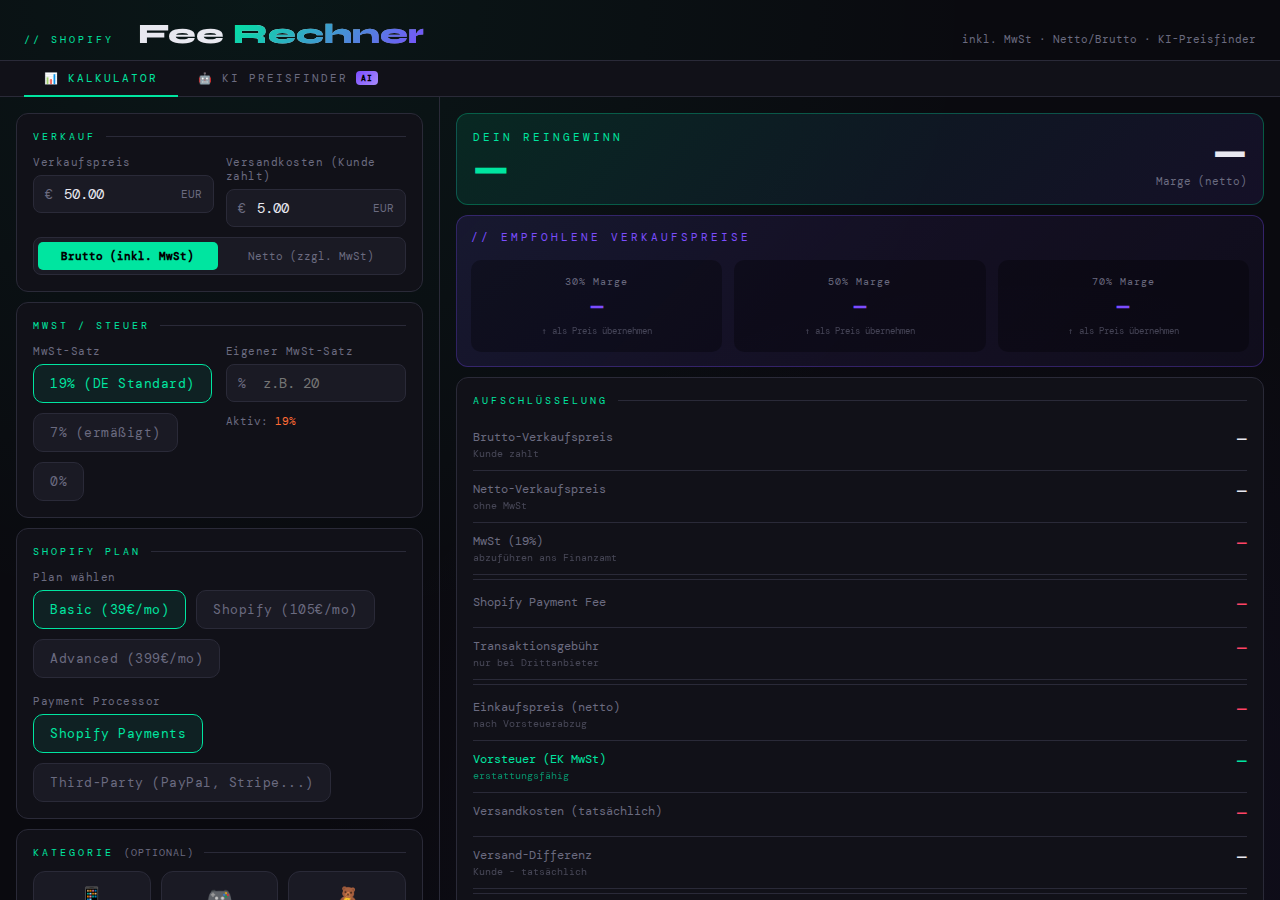
<file: shopify/shopify_kalkulator (1).html>
<!DOCTYPE html>
<html lang="de">
<head>
<meta charset="UTF-8">
<meta name="viewport" content="width=device-width, initial-scale=1.0">
<title>Shopify Kalkulator</title>
<link href="https://fonts.googleapis.com/css2?family=DM+Mono:wght@400;500&family=Syne:wght@400;600;700;800&display=swap" rel="stylesheet">
<style>
  :root {
    --bg: #0a0a0f;
    --surface: #111118;
    --surface2: #1a1a24;
    --border: #2a2a38;
    --accent: #00e5a0;
    --accent2: #7c4dff;
    --warn: #ff6b35;
    --text: #e8e8f0;
    --muted: #6b6b80;
    --red: #ff4466;
    --green: #00e5a0;
    --ai: #a78bfa;
    --ai-glow: rgba(167,139,250,0.15);
  }

  * { margin: 0; padding: 0; box-sizing: border-box; }

  body {
    background: var(--bg);
    color: var(--text);
    font-family: 'Syne', sans-serif;
    height: 100vh;
    overflow: hidden;
    background-image: 
      radial-gradient(ellipse at 20% 0%, rgba(0,229,160,0.06) 0%, transparent 50%),
      radial-gradient(ellipse at 80% 100%, rgba(124,77,255,0.06) 0%, transparent 50%);
  }

  /* ── APP SHELL ── */
  .app-shell {
    display: grid;
    grid-template-rows: auto auto 1fr;
    height: 100vh;
    max-width: 1280px;
    margin: 0 auto;
    overflow: hidden;
  }

  header {
    padding: 20px 24px 12px;
    display: flex;
    align-items: baseline;
    gap: 24px;
    border-bottom: 1px solid var(--border);
  }

  .logo {
    font-size: 10px;
    font-family: 'DM Mono', monospace;
    color: var(--accent);
    letter-spacing: 3px;
    text-transform: uppercase;
    white-space: nowrap;
  }

  h1 {
    font-size: 28px;
    font-weight: 800;
    line-height: 1;
    background: linear-gradient(135deg, var(--text) 40%, var(--muted));
    -webkit-background-clip: text;
    -webkit-text-fill-color: transparent;
    white-space: nowrap;
  }

  h1 span {
    background: linear-gradient(135deg, var(--accent), var(--accent2));
    -webkit-background-clip: text;
    -webkit-text-fill-color: transparent;
  }

  .subtitle {
    color: var(--muted);
    font-size: 11px;
    font-family: 'DM Mono', monospace;
    margin-left: auto;
  }

  /* ── TOP TAB NAV ── */
  .top-tab-nav {
    display: flex;
    gap: 0;
    padding: 0 24px;
    border-bottom: 1px solid var(--border);
    background: var(--surface);
    flex-shrink: 0;
  }

  .top-tab {
    padding: 10px 20px;
    font-family: 'DM Mono', monospace;
    font-size: 11px;
    letter-spacing: 2px;
    text-transform: uppercase;
    color: var(--muted);
    cursor: pointer;
    border-bottom: 2px solid transparent;
    margin-bottom: -1px;
    transition: all 0.2s;
    user-select: none;
    display: flex;
    align-items: center;
    gap: 8px;
    white-space: nowrap;
  }

  .top-tab:hover { color: var(--text); }

  .top-tab.active {
    color: var(--accent);
    border-bottom-color: var(--accent);
  }

  .top-tab.ai-tab.active {
    color: var(--ai);
    border-bottom-color: var(--ai);
  }

  .ai-badge {
    background: linear-gradient(135deg, var(--accent2), var(--ai));
    color: #000;
    font-size: 8px;
    font-weight: 700;
    padding: 2px 5px;
    border-radius: 4px;
    letter-spacing: 1px;
  }

  /* ── CONTENT AREA ── */
  .tab-content {
    display: none;
    grid-template-columns: 440px 1fr;
    height: 100%;
    overflow: hidden;
  }

  .tab-content.active { display: grid; }

  .tab-content.single-col {
    grid-template-columns: 1fr;
  }

  /* ── COLUMNS ── */
  .inputs-col {
    overflow-y: auto;
    height: 100%;
    padding: 16px;
    border-right: 1px solid var(--border);
    display: flex;
    flex-direction: column;
    gap: 10px;
    scrollbar-width: thin;
    scrollbar-color: var(--border) transparent;
  }

  .results-col {
    overflow-y: auto;
    height: 100%;
    padding: 16px;
    display: flex;
    flex-direction: column;
    gap: 10px;
    scrollbar-width: thin;
    scrollbar-color: var(--border) transparent;
  }

  /* ── CARDS ── */
  .card {
    background: var(--surface);
    border: 1px solid var(--border);
    border-radius: 12px;
    padding: 16px;
    flex-shrink: 0;
  }

  .card-title {
    font-size: 10px;
    letter-spacing: 3px;
    text-transform: uppercase;
    color: var(--accent);
    font-family: 'DM Mono', monospace;
    margin-bottom: 12px;
    display: flex;
    align-items: center;
    gap: 10px;
  }

  .card-title::after {
    content: '';
    flex: 1;
    height: 1px;
    background: var(--border);
  }

  .grid-2 {
    display: grid;
    grid-template-columns: 1fr 1fr;
    gap: 12px;
  }

  .field {
    display: flex;
    flex-direction: column;
    gap: 6px;
  }

  label {
    font-size: 11px;
    color: var(--muted);
    font-family: 'DM Mono', monospace;
    letter-spacing: 0.5px;
  }

  .input-wrap {
    position: relative;
    display: flex;
    align-items: center;
  }

  .input-prefix {
    position: absolute;
    left: 12px;
    color: var(--muted);
    font-family: 'DM Mono', monospace;
    font-size: 13px;
  }

  .input-suffix {
    position: absolute;
    right: 12px;
    color: var(--muted);
    font-family: 'DM Mono', monospace;
    font-size: 11px;
  }

  input[type="number"], input[type="text"] {
    width: 100%;
    background: var(--surface2);
    border: 1px solid var(--border);
    color: var(--text);
    font-family: 'DM Mono', monospace;
    font-size: 14px;
    padding: 9px 44px 9px 30px;
    border-radius: 8px;
    outline: none;
    transition: border-color 0.2s, box-shadow 0.2s;
    -moz-appearance: textfield;
  }

  input[type="text"] { padding: 9px 12px 9px 12px; }

  input[type="number"]::-webkit-inner-spin-button { -webkit-appearance: none; }

  input[type="number"]:focus, input[type="text"]:focus {
    border-color: var(--accent);
    box-shadow: 0 0 0 3px rgba(0,229,160,0.1);
  }

  input[type="range"] {
    -webkit-appearance: none;
    width: 100%;
    height: 6px;
    background: var(--surface2);
    border-radius: 999px;
    outline: none;
    border: 1px solid var(--border);
    cursor: pointer;
  }

  input[type="range"]::-webkit-slider-thumb {
    -webkit-appearance: none;
    width: 18px;
    height: 18px;
    border-radius: 50%;
    background: var(--ai);
    cursor: pointer;
    box-shadow: 0 0 8px rgba(167,139,250,0.5);
    transition: box-shadow 0.2s;
  }

  input[type="range"]:hover::-webkit-slider-thumb {
    box-shadow: 0 0 16px rgba(167,139,250,0.8);
  }

  .radio-group {
    display: flex;
    gap: 10px;
    flex-wrap: wrap;
  }

  .radio-opt {
    display: flex;
    align-items: center;
    gap: 8px;
    background: var(--surface2);
    border: 1px solid var(--border);
    padding: 10px 16px;
    border-radius: 10px;
    cursor: pointer;
    transition: all 0.2s;
    font-size: 13px;
    font-family: 'DM Mono', monospace;
    white-space: nowrap;
    flex-shrink: 0;
  }

  .radio-opt:hover { border-color: var(--muted); }
  .radio-opt input[type="radio"] { display: none; }
  .radio-opt.active { border-color: var(--accent); background: rgba(0,229,160,0.08); color: var(--accent); }

  .toggle-row {
    display: flex;
    align-items: center;
    background: var(--surface2);
    border: 1px solid var(--border);
    border-radius: 8px;
    padding: 4px;
    margin-top: 10px;
    gap: 4px;
  }

  .toggle-btn {
    flex: 1;
    text-align: center;
    padding: 7px 8px;
    border-radius: 5px;
    cursor: pointer;
    font-size: 11px;
    font-family: 'DM Mono', monospace;
    color: var(--muted);
    transition: all 0.2s;
    user-select: none;
    white-space: nowrap;
    min-width: 0;
    overflow: hidden;
    text-overflow: ellipsis;
  }

  .toggle-btn.active { background: var(--accent); color: #000; font-weight: bold; }

  .calc-btn {
    width: 100%;
    padding: 12px;
    background: var(--accent);
    color: #000;
    font-family: 'Syne', sans-serif;
    font-size: 13px;
    font-weight: 700;
    letter-spacing: 2px;
    text-transform: uppercase;
    border: none;
    border-radius: 10px;
    cursor: pointer;
    transition: all 0.2s;
    flex-shrink: 0;
  }

  .calc-btn:hover {
    background: #00ffb3;
    transform: translateY(-1px);
    box-shadow: 0 8px 24px rgba(0,229,160,0.25);
  }

  /* ── AI SEARCH BTN ── */
  .ai-btn {
    width: 100%;
    padding: 14px;
    background: linear-gradient(135deg, #7c4dff, var(--ai));
    color: #fff;
    font-family: 'Syne', sans-serif;
    font-size: 13px;
    font-weight: 700;
    letter-spacing: 2px;
    text-transform: uppercase;
    border: none;
    border-radius: 10px;
    cursor: pointer;
    transition: all 0.2s;
    flex-shrink: 0;
    display: flex;
    align-items: center;
    justify-content: center;
    gap: 10px;
    position: relative;
    overflow: hidden;
  }

  .ai-btn::before {
    content: '';
    position: absolute;
    inset: 0;
    background: linear-gradient(135deg, transparent 0%, rgba(255,255,255,0.1) 50%, transparent 100%);
    transform: translateX(-100%);
    transition: transform 0.5s;
  }

  .ai-btn:hover::before { transform: translateX(100%); }

  .ai-btn:hover {
    transform: translateY(-1px);
    box-shadow: 0 8px 28px rgba(124,77,255,0.4);
  }

  .ai-btn:disabled {
    opacity: 0.6;
    cursor: not-allowed;
    transform: none;
  }

  .ai-spinner {
    width: 16px;
    height: 16px;
    border: 2px solid rgba(255,255,255,0.3);
    border-top-color: #fff;
    border-radius: 50%;
    animation: spin 0.8s linear infinite;
    display: none;
  }

  @keyframes spin { to { transform: rotate(360deg); } }

  /* ── RESULTS ── */
  @keyframes fadeIn {
    from { opacity: 0; transform: translateY(10px); }
    to { opacity: 1; transform: translateY(0); }
  }

  .result-row {
    display: flex;
    justify-content: space-between;
    align-items: flex-start;
    padding: 10px 0;
    border-bottom: 1px solid var(--border);
    gap: 8px;
    min-width: 0;
  }

  .result-row:last-child { border-bottom: none; }

  .result-label {
    font-size: 12px;
    color: var(--muted);
    font-family: 'DM Mono', monospace;
    flex: 1;
    min-width: 0;
  }

  .result-label small {
    display: block;
    font-size: 10px;
    margin-top: 2px;
    opacity: 0.6;
  }

  .result-value {
    font-family: 'DM Mono', monospace;
    font-size: 16px;
    font-weight: 500;
    text-align: right;
    flex-shrink: 0;
    min-width: 80px;
    max-width: 50%;
  }

  .result-value.neg { color: var(--red); }
  .result-value.pos { color: var(--green); }
  .result-value.warn { color: var(--warn); }
  .result-value.accent2 { color: var(--accent2); }

  .profit-hero {
    background: linear-gradient(135deg, rgba(0,229,160,0.1), rgba(124,77,255,0.1));
    border: 1px solid rgba(0,229,160,0.3);
    border-radius: 12px;
    padding: 16px;
    display: flex;
    justify-content: space-between;
    align-items: center;
  }

  .profit-hero-label {
    font-size: 11px;
    letter-spacing: 3px;
    text-transform: uppercase;
    color: var(--accent);
    font-family: 'DM Mono', monospace;
    margin-bottom: 6px;
  }

  .profit-hero-value {
    font-size: 38px;
    font-weight: 800;
    color: var(--accent);
    line-height: 1;
  }

  .profit-hero-margin { text-align: right; }
  .profit-hero-margin .big { font-size: 36px; font-weight: 800; color: var(--text); }
  .profit-hero-margin small { display: block; color: var(--muted); font-size: 11px; font-family: 'DM Mono', monospace; }

  .recommend-card {
    background: linear-gradient(135deg, rgba(124,77,255,0.12), rgba(124,77,255,0.05));
    border: 1px solid rgba(124,77,255,0.3);
    border-radius: 12px;
    padding: 14px;
    flex-shrink: 0;
  }

  .recommend-title {
    font-size: 11px;
    letter-spacing: 3px;
    text-transform: uppercase;
    color: var(--accent2);
    font-family: 'DM Mono', monospace;
    margin-bottom: 16px;
  }

  .recommend-grid {
    display: grid;
    grid-template-columns: repeat(3, 1fr);
    gap: 12px;
  }

  .recommend-item {
    background: rgba(0,0,0,0.3);
    border-radius: 10px;
    padding: 14px;
    text-align: center;
    cursor: pointer;
    border: 1px solid transparent;
    transition: all 0.2s;
    user-select: none;
  }

  .recommend-item:hover {
    border-color: rgba(124,77,255,0.4);
    background: rgba(124,77,255,0.08);
    transform: translateY(-2px);
  }

  .recommend-item .r-label { font-size: 10px; color: var(--muted); font-family: 'DM Mono', monospace; margin-bottom: 6px; letter-spacing: 1px; }
  .recommend-item .r-val { font-size: 20px; font-weight: 700; color: var(--accent2); font-family: 'DM Mono', monospace; }
  .recommend-item .r-margin { font-size: 10px; color: var(--muted); font-family: 'DM Mono', monospace; margin-top: 4px; }
  .recommend-item .r-click-hint { font-size: 9px; font-family: 'DM Mono', monospace; color: var(--muted); margin-top: 5px; opacity: 0.6; }

  .divider { height: 1px; background: var(--border); margin: 4px 0; }

  .cost-type-toggle {
    display: flex;
    background: var(--surface2);
    border: 1px solid var(--border);
    border-radius: 8px;
    padding: 4px;
    gap: 4px;
  }

  .cost-type-btn {
    flex: 1;
    text-align: center;
    padding: 6px 8px;
    border-radius: 5px;
    cursor: pointer;
    font-size: 11px;
    font-family: 'DM Mono', monospace;
    color: var(--muted);
    transition: all 0.2s;
    user-select: none;
  }

  .cost-type-btn.active { background: rgba(124,77,255,0.3); color: var(--accent2); font-weight: bold; }

  .ek-vat-row {
    display: flex;
    align-items: center;
    gap: 10px;
    margin-top: 10px;
    flex-wrap: wrap;
  }

  .ek-vat-field {
    display: flex;
    align-items: center;
    gap: 6px;
    background: var(--surface2);
    border: 1px solid var(--border);
    border-radius: 8px;
    padding: 6px 10px;
    font-size: 12px;
    font-family: 'DM Mono', monospace;
    color: var(--muted);
  }

  .ek-vat-field input {
    width: 48px;
    background: transparent;
    border: none;
    color: var(--text);
    font-family: 'DM Mono', monospace;
    font-size: 13px;
    outline: none;
    text-align: center;
    -moz-appearance: textfield;
    padding: 0;
  }

  .ek-vat-field input::-webkit-inner-spin-button { -webkit-appearance: none; }

  .ek-vat-toggle {
    display: flex;
    background: var(--surface2);
    border: 1px solid var(--border);
    border-radius: 8px;
    padding: 4px;
    gap: 3px;
  }

  .ek-vat-btn {
    padding: 5px 10px;
    border-radius: 5px;
    cursor: pointer;
    font-size: 10px;
    font-family: 'DM Mono', monospace;
    color: var(--muted);
    transition: all 0.2s;
    user-select: none;
  }

  .ek-vat-btn.active { background: rgba(0,229,160,0.2); color: var(--green); }
  .ek-vat-btn.active-off { background: rgba(255,68,102,0.15); color: var(--red); }

  /* ── CATEGORY ── */
  .cat-card {
    background: var(--surface);
    border: 1px solid var(--border);
    border-radius: 12px;
    padding: 16px;
    flex-shrink: 0;
  }

  .cat-grid {
    display: grid;
    grid-template-columns: repeat(3, 1fr);
    gap: 10px;
  }

  .cat-btn {
    background: var(--surface2);
    border: 1px solid var(--border);
    border-radius: 12px;
    padding: 14px 10px;
    cursor: pointer;
    text-align: center;
    transition: all 0.2s;
    user-select: none;
  }

  .cat-btn:hover { border-color: rgba(124,77,255,0.4); transform: translateY(-1px); }
  .cat-btn.active { border-color: var(--accent2); background: rgba(124,77,255,0.1); }
  .cat-btn .c-emoji { font-size: 22px; display: block; margin-bottom: 6px; }
  .cat-btn .c-name  { font-size: 12px; font-weight: 700; color: var(--text); display: block; }
  .cat-btn .c-range { font-size: 10px; font-family: 'DM Mono', monospace; color: var(--muted); display: block; margin-top: 3px; }
  .cat-btn.active .c-range { color: var(--accent2); }

  .cat-info-box {
    display: none;
    margin-top: 16px;
    background: rgba(124,77,255,0.07);
    border: 1px solid rgba(124,77,255,0.2);
    border-radius: 10px;
    padding: 14px 16px;
    font-size: 12px;
    font-family: 'DM Mono', monospace;
    color: var(--muted);
    line-height: 1.6;
    animation: fadeIn 0.3s ease;
  }

  .cat-info-box strong { color: var(--accent2); }

  /* ── COMPETITOR SECTION (calc tab) ── */
  .comp-input-card {
    background: linear-gradient(135deg, rgba(124,77,255,0.08), rgba(124,77,255,0.03));
    border: 1px solid rgba(124,77,255,0.25);
    border-radius: 12px;
    padding: 16px;
    flex-shrink: 0;
  }

  .comp-hint {
    font-size: 11px;
    font-family: 'DM Mono', monospace;
    color: var(--muted);
    margin-top: 8px;
    display: flex;
    align-items: center;
    gap: 6px;
  }

  .comp-analysis { display: none; animation: fadeIn 0.4s ease; }

  .comp-analysis-card {
    background: var(--surface);
    border: 1px solid rgba(124,77,255,0.25);
    border-radius: 12px;
    padding: 16px;
  }

  .comp-analysis-title {
    font-size: 11px;
    letter-spacing: 3px;
    text-transform: uppercase;
    color: var(--accent2);
    font-family: 'DM Mono', monospace;
    margin-bottom: 20px;
    display: flex;
    align-items: center;
    gap: 10px;
  }

  .comp-analysis-title::after { content: ''; flex: 1; height: 1px; background: rgba(124,77,255,0.2); }

  .comp-strategies {
    display: grid;
    grid-template-columns: repeat(3, 1fr);
    gap: 10px;
    margin-bottom: 18px;
  }

  .comp-strat {
    background: var(--surface2);
    border: 1px solid var(--border);
    border-radius: 12px;
    padding: 14px 12px;
    text-align: center;
    transition: border-color 0.2s, transform 0.15s;
    cursor: pointer;
    user-select: none;
  }

  .comp-strat:hover { border-color: rgba(124,77,255,0.5); transform: translateY(-2px); }
  .comp-strat.winner { border-color: var(--accent2); background: rgba(124,77,255,0.1); }
  .comp-strat .s-label { font-size: 10px; font-family: 'DM Mono', monospace; color: var(--muted); letter-spacing: 1px; margin-bottom: 8px; }
  .comp-strat.winner .s-label { color: var(--accent2); }
  .comp-strat .s-price { font-size: 20px; font-weight: 700; font-family: 'DM Mono', monospace; color: var(--text); margin-bottom: 4px; }
  .comp-strat.winner .s-price { color: var(--accent2); }
  .comp-strat .s-diff { font-size: 11px; font-family: 'DM Mono', monospace; color: var(--muted); }
  .comp-strat .s-margin { font-size: 10px; font-family: 'DM Mono', monospace; margin-top: 4px; padding: 2px 6px; border-radius: 4px; display: inline-block; }
  .comp-strat.winner .s-margin { background: rgba(124,77,255,0.2); color: var(--accent2); }
  .comp-strat .s-click-hint { font-size: 9px; font-family: 'DM Mono', monospace; color: var(--muted); margin-top: 6px; opacity: 0.6; }
  .comp-strat.winner .s-click-hint { color: var(--accent2); opacity: 0.8; }

  .comp-verdict {
    background: rgba(124,77,255,0.08);
    border: 1px solid rgba(124,77,255,0.2);
    border-radius: 10px;
    padding: 14px 16px;
    font-size: 13px;
    font-family: 'DM Mono', monospace;
    color: var(--text);
    line-height: 1.6;
  }

  .comp-verdict strong { color: var(--accent2); }

  .comp-vs-bar {
    display: flex;
    align-items: center;
    gap: 8px;
    margin-bottom: 18px;
    background: var(--surface2);
    border-radius: 12px;
    padding: 12px;
    flex-wrap: wrap;
  }

  .comp-vs-item { flex: 1; text-align: center; min-width: 0; }
  .comp-vs-item .cv-label { font-size: 10px; font-family: 'DM Mono', monospace; color: var(--muted); margin-bottom: 4px; letter-spacing: 1px; }
  .comp-vs-item .cv-val { font-size: 18px; font-weight: 700; font-family: 'DM Mono', monospace; }
  .comp-vs-sep { font-size: 16px; color: var(--muted); font-weight: 300; flex-shrink: 0; }
  .comp-vs-diff-badge { font-size: 10px; font-family: 'DM Mono', monospace; padding: 4px 8px; border-radius: 6px; white-space: nowrap; flex-shrink: 0; }
  .badge-red { background: rgba(255,68,102,0.15); color: #ff4466; }
  .badge-green { background: rgba(0,229,160,0.15); color: var(--green); }
  .badge-yellow { background: rgba(255,193,7,0.15); color: #ffc107; }

  /* ── BANNERS ── */
  .sim-banner {
    display: none;
    align-items: center;
    justify-content: space-between;
    gap: 8px;
    background: rgba(124,77,255,0.12);
    border: 1px solid rgba(124,77,255,0.35);
    border-radius: 12px;
    padding: 16px 14px;
    margin-bottom: 0;
    animation: fadeIn 0.3s ease;
    flex-wrap: wrap;
  }

  .sim-banner-label {
    font-size: 11px;
    font-family: 'DM Mono', monospace;
    color: var(--accent2);
    display: flex;
    align-items: center;
    gap: 4px;
    flex: 1;
  }

  .sim-banner-label strong { font-size: 13px; color: var(--text); }

  .sim-reset-btn {
    background: transparent;
    border: 1px solid rgba(124,77,255,0.4);
    color: var(--accent2);
    font-family: 'DM Mono', monospace;
    font-size: 11px;
    padding: 5px 10px;
    border-radius: 8px;
    cursor: pointer;
    transition: all 0.2s;
    white-space: nowrap;
    flex-shrink: 0;
  }

  .sim-reset-btn:hover { background: rgba(124,77,255,0.15); border-color: var(--accent2); }

  /* ── AMPEL ── */
  .ampel-wrap { display: none; animation: fadeIn 0.4s ease; }

  .ampel-card {
    background: var(--surface);
    border: 1px solid var(--border);
    border-radius: 12px;
    padding: 16px;
    display: flex;
    align-items: center;
    gap: 16px;
  }

  .ampel-housing {
    background: #0d0d14;
    border: 2px solid #2a2a38;
    border-radius: 14px;
    padding: 10px 8px;
    display: flex;
    flex-direction: column;
    gap: 8px;
    box-shadow: inset 0 2px 8px rgba(0,0,0,0.5);
  }

  .ampel-light {
    width: 26px; height: 26px;
    border-radius: 50%;
    background: #1a1a24;
    border: 2px solid #2a2a38;
    transition: all 0.4s;
  }

  .ampel-light.on-red { background: #ff4466; border-color: #ff4466; box-shadow: 0 0 16px rgba(255,68,102,0.7), 0 0 32px rgba(255,68,102,0.3); }
  .ampel-light.on-yellow { background: #ffc107; border-color: #ffc107; box-shadow: 0 0 16px rgba(255,193,7,0.7), 0 0 32px rgba(255,193,7,0.3); }
  .ampel-light.on-green { background: #00e5a0; border-color: #00e5a0; box-shadow: 0 0 16px rgba(0,229,160,0.7), 0 0 32px rgba(0,229,160,0.3); }

  .ampel-info { flex: 1; }
  .ampel-status { font-size: 22px; font-weight: 800; margin-bottom: 4px; }
  .ampel-status.red { color: #ff4466; }
  .ampel-status.yellow { color: #ffc107; }
  .ampel-status.green { color: #00e5a0; }
  .ampel-desc { font-size: 13px; color: var(--muted); font-family: 'DM Mono', monospace; line-height: 1.5; }

  .ampel-bar-wrap { margin-top: 14px; }
  .ampel-bar-track { height: 8px; border-radius: 999px; background: var(--surface2); overflow: hidden; }
  .ampel-bar-fill { height: 100%; border-radius: 999px; transition: width 0.6s cubic-bezier(0.34,1.56,0.64,1), background 0.4s; }
  .ampel-bar-labels { display: flex; justify-content: space-between; margin-top: 6px; font-size: 10px; font-family: 'DM Mono', monospace; color: var(--muted); }
  .ampel-bar-labels span { display: flex; align-items: center; gap: 4px; }
  .ampel-bar-labels span::before { content: ''; width: 6px; height: 6px; border-radius: 50%; }
  .ampel-bar-labels .l-red::before { background: #ff4466; }
  .ampel-bar-labels .l-yellow::before { background: #ffc107; }
  .ampel-bar-labels .l-green::before { background: #00e5a0; }

  .calc-trace {
    display: block;
    font-size: 9px;
    font-family: 'DM Mono', monospace;
    color: var(--muted);
    opacity: 0.55;
    margin-top: 2px;
    letter-spacing: 0.2px;
    overflow-wrap: break-word;
    word-break: break-word;
    white-space: normal;
  }

  /* ── AI TAB SPECIFIC ── */
  .ai-card {
    background: var(--surface);
    border: 1px solid rgba(167,139,250,0.2);
    border-radius: 12px;
    padding: 16px;
    flex-shrink: 0;
    position: relative;
  }

  .ai-card::before {
    content: '';
    position: absolute;
    inset: -1px;
    border-radius: 13px;
    background: linear-gradient(135deg, rgba(167,139,250,0.15), transparent 50%, rgba(0,229,160,0.08));
    z-index: -1;
    pointer-events: none;
  }

  .ai-card-title {
    font-size: 10px;
    letter-spacing: 3px;
    text-transform: uppercase;
    color: var(--ai);
    font-family: 'DM Mono', monospace;
    margin-bottom: 12px;
    display: flex;
    align-items: center;
    gap: 10px;
  }

  .ai-card-title::after { content: ''; flex: 1; height: 1px; background: rgba(167,139,250,0.2); }

  /* Product search input */
  .search-input-wrap {
    position: relative;
    display: flex;
    align-items: center;
    gap: 0;
  }

  .search-input {
    flex: 1;
    background: var(--surface2);
    border: 1px solid rgba(167,139,250,0.3);
    border-right: none;
    color: var(--text);
    font-family: 'DM Mono', monospace;
    font-size: 14px;
    padding: 10px 14px;
    border-radius: 8px 0 0 8px;
    outline: none;
    transition: border-color 0.2s, box-shadow 0.2s;
    width: 100%;
  }

  .search-input:focus {
    border-color: var(--ai);
    box-shadow: 0 0 0 3px rgba(167,139,250,0.15);
  }

  /* Margin slider */
  .margin-display {
    display: flex;
    align-items: center;
    justify-content: space-between;
    margin-bottom: 8px;
  }

  .margin-display .m-label { font-size: 11px; color: var(--muted); font-family: 'DM Mono', monospace; }
  .margin-display .m-val { font-size: 22px; font-weight: 700; font-family: 'DM Mono', monospace; color: var(--ai); }

  /* AI Results */
  .ai-results-empty {
    display: flex;
    flex-direction: column;
    align-items: center;
    justify-content: center;
    gap: 16px;
    padding: 60px 24px;
    text-align: center;
    color: var(--muted);
    font-family: 'DM Mono', monospace;
    font-size: 12px;
  }

  .ai-results-empty .empty-icon {
    font-size: 48px;
    opacity: 0.4;
    filter: grayscale(0.5);
  }

  .ai-results-empty p { line-height: 1.7; max-width: 280px; }

  /* AI Loading */
  /* ── LOADING PROGRESS ── */
  .ai-loading {
    display: none;
    flex-direction: column;
    gap: 0;
    padding: 32px 24px;
    animation: fadeIn 0.3s ease;
  }

  .ai-loading-header {
    display: flex;
    align-items: center;
    gap: 14px;
    margin-bottom: 28px;
  }

  .ai-loading-orb {
    width: 44px;
    height: 44px;
    border-radius: 50%;
    background: radial-gradient(circle at 40% 40%, var(--ai), var(--accent2));
    animation: pulse 1.5s ease-in-out infinite;
    box-shadow: 0 0 30px rgba(167,139,250,0.5);
    flex-shrink: 0;
  }

  @keyframes pulse {
    0%, 100% { transform: scale(1); box-shadow: 0 0 30px rgba(167,139,250,0.4); }
    50% { transform: scale(1.08); box-shadow: 0 0 50px rgba(167,139,250,0.7); }
  }

  .ai-loading-title {
    font-family: 'Syne', sans-serif;
    font-size: 18px;
    font-weight: 700;
    color: var(--text);
  }

  .ai-loading-title small {
    display: block;
    font-family: 'DM Mono', monospace;
    font-size: 11px;
    font-weight: 400;
    color: var(--muted);
    margin-top: 2px;
  }

  /* Progress bar */
  .ai-progress-track {
    height: 4px;
    background: var(--surface2);
    border-radius: 999px;
    overflow: hidden;
    margin-bottom: 28px;
    border: 1px solid var(--border);
  }

  .ai-progress-fill {
    height: 100%;
    border-radius: 999px;
    background: linear-gradient(90deg, var(--accent2), var(--ai));
    transition: width 0.8s cubic-bezier(0.4, 0, 0.2, 1);
    box-shadow: 0 0 12px rgba(167,139,250,0.6);
    width: 0%;
  }

  /* Step list */
  .ai-steps {
    display: flex;
    flex-direction: column;
    gap: 0;
  }

  .ai-step {
    display: flex;
    align-items: flex-start;
    gap: 14px;
    padding: 12px 14px;
    border-radius: 10px;
    transition: background 0.3s;
    position: relative;
  }

  .ai-step:not(:last-child)::after {
    content: '';
    position: absolute;
    left: 27px;
    top: 42px;
    width: 2px;
    height: calc(100% - 18px);
    background: var(--border);
  }

  .ai-step.done::after { background: rgba(167,139,250,0.3); }
  .ai-step.active { background: rgba(167,139,250,0.07); }

  .ai-step-icon {
    width: 28px;
    height: 28px;
    border-radius: 50%;
    border: 2px solid var(--border);
    display: flex;
    align-items: center;
    justify-content: center;
    font-size: 12px;
    flex-shrink: 0;
    background: var(--surface2);
    transition: all 0.4s;
    position: relative;
    z-index: 1;
    font-family: 'DM Mono', monospace;
    color: var(--muted);
  }

  .ai-step.done .ai-step-icon {
    background: rgba(167,139,250,0.15);
    border-color: var(--ai);
    color: var(--ai);
  }

  .ai-step.active .ai-step-icon {
    background: var(--ai);
    border-color: var(--ai);
    color: #000;
    box-shadow: 0 0 12px rgba(167,139,250,0.5);
    animation: stepPulse 1s ease-in-out infinite;
  }

  @keyframes stepPulse {
    0%, 100% { box-shadow: 0 0 8px rgba(167,139,250,0.5); }
    50% { box-shadow: 0 0 20px rgba(167,139,250,0.9); }
  }

  .ai-step-body { flex: 1; padding-top: 3px; }

  .ai-step-label {
    font-family: 'DM Mono', monospace;
    font-size: 12px;
    font-weight: 500;
    color: var(--muted);
    transition: color 0.3s;
  }

  .ai-step.done .ai-step-label { color: var(--ai); }
  .ai-step.active .ai-step-label { color: var(--text); }

  .ai-step-desc {
    font-family: 'DM Mono', monospace;
    font-size: 10px;
    color: var(--muted);
    margin-top: 2px;
    opacity: 0;
    transition: opacity 0.3s;
  }

  .ai-step.active .ai-step-desc { opacity: 1; }
  .ai-step.done .ai-step-desc { opacity: 0.5; }

  .ai-step-time {
    font-family: 'DM Mono', monospace;
    font-size: 10px;
    color: var(--muted);
    opacity: 0;
    transition: opacity 0.3s;
    flex-shrink: 0;
    padding-top: 5px;
  }

  .ai-step.done .ai-step-time { opacity: 0.5; }

  .ai-thinking-dots::after {
    content: '';
    animation: dots 1.2s steps(4, end) infinite;
  }

  @keyframes dots {
    0%   { content: ''; }
    25%  { content: '.'; }
    50%  { content: '..'; }
    75%  { content: '...'; }
  }

  /* AI Result cards */
  .ai-results-area {
    display: none;
    flex-direction: column;
    gap: 10px;
    animation: fadeIn 0.4s ease;
  }

  /* Competitor price grid */
  .comp-price-grid {
    display: grid;
    grid-template-columns: repeat(auto-fill, minmax(140px, 1fr));
    gap: 10px;
    margin-bottom: 4px;
  }

  .comp-price-item {
    background: var(--surface2);
    border: 1px solid var(--border);
    border-radius: 10px;
    padding: 12px;
    text-align: center;
    transition: border-color 0.2s, background 0.2s, transform 0.15s;
    cursor: pointer;
    text-decoration: none;
    display: block;
    color: inherit;
  }

  .comp-price-item:hover { border-color: rgba(167,139,250,0.4); background: rgba(167,139,250,0.06); transform: translateY(-2px); }
  .comp-price-item:active { transform: translateY(0); }
  .comp-price-item .cpi-source { font-size: 10px; font-family: 'DM Mono', monospace; color: var(--muted); margin-bottom: 6px; letter-spacing: 1px; }
  .comp-price-item .cpi-price { font-size: 18px; font-weight: 700; font-family: 'DM Mono', monospace; color: var(--text); }
  .comp-price-item .cpi-note { font-size: 10px; font-family: 'DM Mono', monospace; color: var(--muted); margin-top: 4px; }
  .comp-price-item .cpi-link { font-size: 9px; font-family: 'DM Mono', monospace; color: var(--ai); margin-top: 6px; letter-spacing: 1px; opacity: 0.7; }
  .comp-price-item:hover .cpi-link { opacity: 1; }
  .comp-price-item.lowest { border-color: var(--green); background: rgba(0,229,160,0.06); }
  .comp-price-item.lowest .cpi-price { color: var(--green); }
  .comp-price-item.highest { border-color: rgba(255,68,102,0.4); }
  .comp-price-item.highest .cpi-price { color: var(--red); }

  /* EVP Hero */
  .evp-hero {
    background: linear-gradient(135deg, rgba(167,139,250,0.12), rgba(0,229,160,0.08));
    border: 1px solid rgba(167,139,250,0.35);
    border-radius: 16px;
    padding: 20px;
    position: relative;
    overflow: hidden;
  }

  .evp-hero::before {
    content: '✦';
    position: absolute;
    right: 20px;
    top: 50%;
    transform: translateY(-50%);
    font-size: 80px;
    opacity: 0.05;
    color: var(--ai);
  }

  .evp-hero-top {
    display: flex;
    justify-content: space-between;
    align-items: flex-start;
    margin-bottom: 16px;
  }

  .evp-label {
    font-size: 10px;
    letter-spacing: 3px;
    text-transform: uppercase;
    color: var(--ai);
    font-family: 'DM Mono', monospace;
    margin-bottom: 6px;
  }

  .evp-price {
    font-size: 48px;
    font-weight: 800;
    color: var(--text);
    line-height: 1;
    font-family: 'DM Mono', monospace;
  }

  .evp-price span { color: var(--ai); }

  .evp-stats {
    display: grid;
    grid-template-columns: repeat(3, 1fr);
    gap: 8px;
  }

  .evp-stat {
    background: rgba(0,0,0,0.25);
    border-radius: 8px;
    padding: 10px;
    text-align: center;
  }

  .evp-stat .es-label { font-size: 9px; font-family: 'DM Mono', monospace; color: var(--muted); letter-spacing: 1px; margin-bottom: 4px; }
  .evp-stat .es-val { font-size: 16px; font-weight: 700; font-family: 'DM Mono', monospace; }

  .evp-actions {
    display: flex;
    gap: 10px;
    margin-top: 14px;
  }

  .evp-apply-btn {
    flex: 1;
    padding: 10px 16px;
    background: var(--ai);
    color: #000;
    font-family: 'Syne', sans-serif;
    font-size: 12px;
    font-weight: 700;
    letter-spacing: 1px;
    text-transform: uppercase;
    border: none;
    border-radius: 8px;
    cursor: pointer;
    transition: all 0.2s;
  }

  .evp-apply-btn:hover { background: #c4b5fd; transform: translateY(-1px); }

  .evp-secondary-btn {
    padding: 10px 16px;
    background: transparent;
    color: var(--ai);
    font-family: 'DM Mono', monospace;
    font-size: 11px;
    border: 1px solid rgba(167,139,250,0.4);
    border-radius: 8px;
    cursor: pointer;
    transition: all 0.2s;
    white-space: nowrap;
  }

  .evp-secondary-btn:hover { background: rgba(167,139,250,0.1); border-color: var(--ai); }

  /* AI breakdown */
  .ai-breakdown {
    background: var(--surface);
    border: 1px solid rgba(167,139,250,0.2);
    border-radius: 12px;
    padding: 16px;
  }

  .ai-breakdown-title {
    font-size: 10px;
    letter-spacing: 3px;
    text-transform: uppercase;
    color: var(--ai);
    font-family: 'DM Mono', monospace;
    margin-bottom: 12px;
    display: flex;
    align-items: center;
    gap: 10px;
  }

  .ai-breakdown-title::after { content: ''; flex: 1; height: 1px; background: rgba(167,139,250,0.2); }

  /* AI strategy cards */
  .ai-strat-grid {
    display: grid;
    grid-template-columns: repeat(3, 1fr);
    gap: 10px;
    margin-top: 12px;
  }

  .ai-strat-card {
    background: var(--surface2);
    border: 1px solid var(--border);
    border-radius: 10px;
    padding: 14px;
    text-align: center;
    cursor: pointer;
    transition: all 0.2s;
    user-select: none;
  }

  .ai-strat-card:hover { border-color: rgba(167,139,250,0.5); transform: translateY(-2px); }
  .ai-strat-card.recommended { border-color: var(--ai); background: rgba(167,139,250,0.1); }
  .ai-strat-card .asc-name { font-size: 10px; font-family: 'DM Mono', monospace; color: var(--muted); margin-bottom: 8px; letter-spacing: 1px; }
  .ai-strat-card.recommended .asc-name { color: var(--ai); }
  .ai-strat-card .asc-price { font-size: 20px; font-weight: 700; font-family: 'DM Mono', monospace; margin-bottom: 4px; }
  .ai-strat-card.recommended .asc-price { color: var(--ai); }
  .ai-strat-card .asc-margin { font-size: 11px; font-family: 'DM Mono', monospace; color: var(--muted); }
  .ai-strat-card .asc-tag { font-size: 9px; font-family: 'DM Mono', monospace; margin-top: 6px; padding: 2px 6px; border-radius: 4px; display: inline-block; }
  .ai-strat-card.recommended .asc-tag { background: rgba(167,139,250,0.2); color: var(--ai); }

  /* AI analysis text */
  .ai-analysis-box {
    background: var(--surface2);
    border: 1px solid rgba(167,139,250,0.15);
    border-radius: 10px;
    padding: 16px;
    font-size: 13px;
    font-family: 'DM Mono', monospace;
    color: var(--text);
    line-height: 1.8;
  }

  .ai-analysis-box strong { color: var(--ai); }
  .ai-analysis-box .verdict-line { margin-bottom: 8px; }

  /* Success applied banner */
  .applied-banner {
    display: none;
    align-items: center;
    gap: 10px;
    background: rgba(0,229,160,0.1);
    border: 1px solid rgba(0,229,160,0.35);
    border-radius: 10px;
    padding: 12px 16px;
    font-size: 12px;
    font-family: 'DM Mono', monospace;
    color: var(--accent);
    animation: fadeIn 0.3s ease;
  }

  /* Error box */
  .ai-error-box {
    display: none;
    background: rgba(255,68,102,0.08);
    border: 1px solid rgba(255,68,102,0.3);
    border-radius: 10px;
    padding: 16px;
    font-size: 12px;
    font-family: 'DM Mono', monospace;
    color: var(--red);
    line-height: 1.6;
    animation: fadeIn 0.3s ease;
  }

  /* Plan sync note */
  .sync-note {
    display: flex;
    align-items: center;
    gap: 8px;
    font-size: 11px;
    font-family: 'DM Mono', monospace;
    color: var(--muted);
    background: var(--surface2);
    border: 1px solid var(--border);
    border-radius: 8px;
    padding: 8px 12px;
    margin-top: 4px;
  }

  .sync-dot {
    width: 6px; height: 6px;
    border-radius: 50%;
    background: var(--accent);
    box-shadow: 0 0 6px rgba(0,229,160,0.6);
    flex-shrink: 0;
  }

  /* ── MOBILE ── */
  .mob-tabs {
    display: none;
    position: fixed;
    bottom: 0; left: 0; right: 0;
    height: 56px;
    background: var(--surface);
    border-top: 1px solid var(--border);
    z-index: 100;
    grid-template-columns: 1fr 1fr;
  }

  .mob-tab {
    display: flex;
    flex-direction: column;
    align-items: center;
    justify-content: center;
    gap: 3px;
    font-family: 'DM Mono', monospace;
    font-size: 10px;
    color: var(--muted);
    cursor: pointer;
    transition: color 0.2s;
    letter-spacing: 1px;
    text-transform: uppercase;
    user-select: none;
  }

  .mob-tab.active { color: var(--accent); }
  .mob-tab svg { width: 18px; height: 18px; stroke-width: 2; fill: none; stroke: currentColor; }

  .mob-profit-bar {
    display: none;
    align-items: center;
    justify-content: space-between;
    background: var(--surface);
    border: 1px solid var(--border);
    border-radius: 10px;
    padding: 10px 14px;
    margin-bottom: 4px;
    flex-shrink: 0;
  }

  .mob-profit-bar .mpb-label { font-size: 10px; font-family: 'DM Mono', monospace; color: var(--muted); }
  .mob-profit-bar .mpb-val { font-size: 20px; font-weight: 800; color: var(--accent); font-family: 'DM Mono', monospace; }
  .mob-profit-bar .mpb-margin { font-size: 13px; font-weight: 700; font-family: 'DM Mono', monospace; }

  @media (max-width: 860px) {
    html, body { height: 100%; overflow: hidden; }
    .app-shell { grid-template-rows: auto auto 1fr; max-width: 100%; }
    header { padding: 12px 14px; gap: 8px; }
    h1 { font-size: 20px; }
    .subtitle { display: none; }
    .top-tab-nav { padding: 0 10px; }
    .top-tab { padding: 8px 12px; font-size: 10px; }
    .tab-content { grid-template-columns: 1fr; }
    .inputs-col { border-right: none; height: 100%; padding: 10px 12px 70px; }
    .results-col { grid-column: 1; height: 100%; padding: 10px 12px 70px; display: none; }
    .results-col.mob-active { display: flex; }
    .inputs-col.mob-hidden { display: none; }
    .mob-tabs { display: grid; }
    .mob-profit-bar { display: flex; }
    .grid-2 { grid-template-columns: 1fr; }
    .recommend-grid { grid-template-columns: 1fr 1fr; }
    .cat-grid { grid-template-columns: repeat(3, 1fr); }
    .comp-strategies { grid-template-columns: 1fr; gap: 6px; }
    .profit-hero { flex-direction: row; }
    .profit-hero-value { font-size: 28px; }
    .profit-hero-margin .big { font-size: 22px; }
    .evp-price { font-size: 36px; }
    .ai-strat-grid { grid-template-columns: 1fr; }
    .evp-stats { grid-template-columns: 1fr 1fr 1fr; }
    .comp-price-grid { grid-template-columns: 1fr 1fr; }
  }

  @media (max-width: 480px) {
    .recommend-grid { grid-template-columns: 1fr; }
    .cat-grid { grid-template-columns: repeat(2, 1fr); }
    .evp-stats { grid-template-columns: 1fr 1fr; }
  }
</style>
</head>
<body>
<div class="app-shell">
  <!-- HEADER -->
  <header>
    <div class="logo">// Shopify</div>
    <h1>Fee <span>Rechner</span></h1>
    <div class="subtitle">inkl. MwSt · Netto/Brutto · KI-Preisfinder</div>
  </header>

  <!-- TOP TAB NAV -->
  <nav class="top-tab-nav">
    <div class="top-tab active" onclick="switchMainTab('calc')">
      <span>📊</span> Kalkulator
    </div>
    <div class="top-tab ai-tab" onclick="switchMainTab('ai')">
      <span>🤖</span> KI Preisfinder <span class="ai-badge">AI</span>
    </div>
  </nav>

  <!-- ══════════════════════════════════════════
       TAB 1: KALKULATOR
  ══════════════════════════════════════════ -->
  <div class="tab-content active" id="tabCalc">
    <!-- LEFT: INPUTS -->
    <div class="inputs-col" id="inputsCol">
      <div class="mob-profit-bar" id="mobProfitBarTop">
        <div><div class="mpb-label">Reingewinn</div><div class="mpb-val" id="mobProfit2">—</div></div>
        <div class="mpb-margin" id="mobMargin2" style="color:var(--accent)">—</div>
      </div>

      <!-- VERKAUFSPREIS -->
      <div class="card">
        <div class="card-title">Verkauf</div>
        <div class="grid-2">
          <div class="field">
            <label>Verkaufspreis</label>
            <div class="input-wrap">
              <span class="input-prefix">€</span>
              <input type="number" id="salePrice" value="50.00" step="0.01" min="0">
              <span class="input-suffix">EUR</span>
            </div>
          </div>
          <div class="field">
            <label>Versandkosten (Kunde zahlt)</label>
            <div class="input-wrap">
              <span class="input-prefix">€</span>
              <input type="number" id="shippingCharged" value="5.00" step="0.01" min="0">
              <span class="input-suffix">EUR</span>
            </div>
          </div>
        </div>
        <div style="margin-top:10px;">
          <div class="toggle-row">
            <div class="toggle-btn active" id="btnBrutto" onclick="setPriceType('brutto')">Brutto (inkl. MwSt)</div>
            <div class="toggle-btn" id="btnNetto" onclick="setPriceType('netto')">Netto (zzgl. MwSt)</div>
          </div>
        </div>
      </div>

      <!-- MWST -->
      <div class="card">
        <div class="card-title">MwSt / Steuer</div>
        <div class="grid-2">
          <div class="field">
            <label>MwSt-Satz</label>
            <div class="radio-group" id="vatGroup">
              <label class="radio-opt active" onclick="setVat(19, this)"><input type="radio" name="vat" value="19" checked> 19% (DE Standard)</label>
              <label class="radio-opt" onclick="setVat(7, this)"><input type="radio" name="vat" value="7"> 7% (ermäßigt)</label>
              <label class="radio-opt" onclick="setVat(0, this)"><input type="radio" name="vat" value="0"> 0%</label>
            </div>
          </div>
          <div class="field">
            <label>Eigener MwSt-Satz</label>
            <div class="input-wrap">
              <span class="input-prefix">%</span>
              <input type="number" id="customVat" placeholder="z.B. 20" step="0.1" min="0" max="100" style="padding-left:36px;" oninput="setVatCustom(this.value)">
            </div>
            <div id="vatInfo" style="font-size:11px;color:var(--muted);font-family:'DM Mono',monospace;margin-top:6px;">
              Aktiv: <span id="vatDisplay" style="color:var(--warn);">19%</span>
            </div>
          </div>
        </div>
      </div>

      <!-- SHOPIFY PLAN -->
      <div class="card">
        <div class="card-title">Shopify Plan</div>
        <div class="field">
          <label>Plan wählen</label>
          <div class="radio-group" id="planGroup">
            <label class="radio-opt active" onclick="setPlan(39, 2.9, 0.30, 0, this)"><input type="radio" name="plan" checked> Basic (39€/mo)</label>
            <label class="radio-opt" onclick="setPlan(105, 2.6, 0.30, 0, this)"><input type="radio" name="plan"> Shopify (105€/mo)</label>
            <label class="radio-opt" onclick="setPlan(399, 2.4, 0.30, 0, this)"><input type="radio" name="plan"> Advanced (399€/mo)</label>
          </div>
        </div>
        <div class="field" style="margin-top:16px;">
          <label>Payment Processor</label>
          <div class="radio-group" id="processorGroup">
            <label class="radio-opt active" onclick="setProcessor('shopify', this)"><input type="radio" name="processor" checked> Shopify Payments</label>
            <label class="radio-opt" onclick="setProcessor('third', this)"><input type="radio" name="processor"> Third-Party (PayPal, Stripe...)</label>
          </div>
        </div>
      </div>

      <!-- KATEGORIE -->
      <div class="cat-card">
        <div class="card-title">Kategorie <span style="font-size:10px;color:var(--muted);font-weight:400;letter-spacing:1px;">(optional)</span></div>
        <div class="cat-grid">
          <div class="cat-btn" onclick="setCategory('elektronik', this)"><span class="c-emoji">📱</span><span class="c-name">Elektronik</span><span class="c-range">5–15%</span></div>
          <div class="cat-btn" onclick="setCategory('gaming', this)"><span class="c-emoji">🎮</span><span class="c-name">Gaming</span><span class="c-range">8–60%</span></div>
          <div class="cat-btn" onclick="setCategory('collectibles', this)"><span class="c-emoji">🧸</span><span class="c-name">Collectibles</span><span class="c-range">40–80%</span></div>
          <div class="cat-btn" onclick="setCategory('haushalt', this)"><span class="c-emoji">🏠</span><span class="c-name">Haushalt</span><span class="c-range">20–45%</span></div>
          <div class="cat-btn" onclick="setCategory('spielzeug', this)"><span class="c-emoji">👶</span><span class="c-name">Spielzeug</span><span class="c-range">20–60%</span></div>
          <div class="cat-btn" onclick="setCategory('mode', this)"><span class="c-emoji">👟</span><span class="c-name">Mode</span><span class="c-range">50–80%</span></div>
        </div>
        <div class="cat-info-box" id="catInfoBox"></div>
      </div>

      <!-- KOSTEN -->
      <div class="card">
        <div class="card-title">Kosten</div>
        <div class="grid-2">
          <div class="field">
            <label>Einkaufspreis (Produktkosten)</label>
            <div class="input-wrap">
              <span class="input-prefix">€</span>
              <input type="number" id="productCost" value="15.00" step="0.01" min="0">
              <span class="input-suffix">EUR</span>
            </div>
          </div>
          <div class="field">
            <label>Tatsächliche Versandkosten</label>
            <div class="input-wrap">
              <span class="input-prefix">€</span>
              <input type="number" id="actualShipping" value="4.00" step="0.01" min="0">
              <span class="input-suffix">EUR</span>
            </div>
          </div>
        </div>
        <div class="cost-type-toggle" style="margin-top:10px;">
          <div class="cost-type-btn active" id="btnCostNetto" onclick="setCostType('netto')">Netto EK</div>
          <div class="cost-type-btn" id="btnCostBrutto" onclick="setCostType('brutto')">Brutto EK (inkl. MwSt)</div>
        </div>
        <div class="ek-vat-row">
          <div class="ek-vat-field">
            <span>EK MwSt</span>
            <input type="number" id="ekVatRate" value="19" min="0" max="100" step="0.1">
            <span>%</span>
          </div>
          <div class="ek-vat-toggle">
            <div class="ek-vat-btn active" id="btnEkVatOn" onclick="setEkVat(true)">Vorsteuer ✓</div>
            <div class="ek-vat-btn" id="btnEkVatOff" onclick="setEkVat(false)">ohne</div>
          </div>
        </div>
        <div class="grid-2" style="margin-top:16px;">
          <div class="field">
            <label>Werbekosten pro Bestellung (optional)</label>
            <div class="input-wrap">
              <span class="input-prefix">€</span>
              <input type="number" id="adCost" value="0.00" step="0.01" min="0">
              <span class="input-suffix">EUR</span>
            </div>
          </div>
          <div class="field">
            <label>Sonstige Kosten (optional)</label>
            <div class="input-wrap">
              <span class="input-prefix">€</span>
              <input type="number" id="otherCost" value="0.00" step="0.01" min="0">
              <span class="input-suffix">EUR</span>
            </div>
          </div>
        </div>
      </div>

      <!-- KONKURRENZ (Manual) -->
      <div class="comp-input-card">
        <div class="card-title" style="color:var(--accent2);">Konkurrenz (optional)</div>
        <div class="grid-2">
          <div class="field">
            <label>Niedrigster Konkurrenzpreis</label>
            <div class="input-wrap">
              <span class="input-prefix">€</span>
              <input type="number" id="compPrice" placeholder="z.B. 45.00" step="0.01" min="0">
              <span class="input-suffix">EUR</span>
            </div>
            <div class="comp-hint">💡 Brutto-Preis des günstigsten Mitbewerbers</div>
          </div>
          <div class="field">
            <label>Strategie</label>
            <div class="radio-group" id="compStratGroup">
              <label class="radio-opt active" onclick="setCompStrat('under', this)" style="border-color:rgba(124,77,255,0.3);"><input type="radio" name="compstrat" checked> Unterbieten</label>
              <label class="radio-opt" onclick="setCompStrat('match', this)"><input type="radio" name="compstrat"> Angleichen</label>
              <label class="radio-opt" onclick="setCompStrat('premium', this)"><input type="radio" name="compstrat"> Premium</label>
            </div>
            <div class="comp-hint" id="compStratHint">5% unter Konkurrenz → günstigster Anbieter</div>
          </div>
        </div>
      </div>

      <button class="calc-btn" onclick="calculate(); if(window.innerWidth<=860) switchMobTab('results')">Berechnen →</button>
    </div><!-- /inputs-col -->

    <!-- RIGHT: RESULTS -->
    <div class="results-col" id="resultsCol">
      <!-- Sim Banner -->
      <div class="sim-banner" id="simBanner">
        <div class="sim-banner-label">📊 Simulation: <strong id="simStratLabel">—</strong>&nbsp;→&nbsp;<span id="simPriceLabel" style="color:var(--accent2)">—</span></div>
        <button class="sim-reset-btn" onclick="resetToOriginal()">✕ Original zurück</button>
      </div>
      <div class="sim-banner" id="recResetBanner" style="background:rgba(0,229,160,0.09);border-color:rgba(0,229,160,0.35);">
        <div class="sim-banner-label">📌 Empfehlungspreis: <strong id="recOrigLabel" style="color:var(--muted)">—</strong>&nbsp;→&nbsp;<span id="recAppliedLabel" style="color:var(--accent)">—</span></div>
        <button class="sim-reset-btn" onclick="resetRecPrice()" style="border-color:rgba(0,229,160,0.4);color:var(--accent);">✕ Originalpreis zurück</button>
      </div>

      <!-- KONKURRENZ ANALYSE -->
      <div class="comp-analysis" id="compAnalysis">
        <div class="comp-analysis-card">
          <div class="comp-analysis-title">// Konkurrenz-Analyse</div>
          <div class="comp-vs-bar" id="compVsBar">
            <div class="comp-vs-item"><div class="cv-label">DEIN PREIS</div><div class="cv-val" id="cvYours" style="color:var(--accent)">—</div></div>
            <div class="comp-vs-sep">vs</div>
            <div class="comp-vs-item"><div class="cv-label">KONKURRENZ</div><div class="cv-val" id="cvComp" style="color:var(--accent2)">—</div></div>
            <div class="comp-vs-diff-badge" id="cvDiffBadge">—</div>
          </div>
          <div class="comp-strategies" id="compStrategies">
            <div class="comp-strat" id="cStrat1" onclick="applyStrategy('under')"><div class="s-label">UNTERBIETEN −5%</div><div class="s-price" id="cs1Price">—</div><div class="s-diff" id="cs1Diff">—</div><div class="s-margin" id="cs1Margin">—</div><div class="s-click-hint">↑ klicken zum Simulieren</div></div>
            <div class="comp-strat" id="cStrat2" onclick="applyStrategy('match')"><div class="s-label">ANGLEICHEN</div><div class="s-price" id="cs2Price">—</div><div class="s-diff" id="cs2Diff">—</div><div class="s-margin" id="cs2Margin">—</div><div class="s-click-hint">↑ klicken zum Simulieren</div></div>
            <div class="comp-strat" id="cStrat3" onclick="applyStrategy('premium')"><div class="s-label">PREMIUM +10%</div><div class="s-price" id="cs3Price">—</div><div class="s-diff" id="cs3Diff">—</div><div class="s-margin" id="cs3Margin">—</div><div class="s-click-hint">↑ klicken zum Simulieren</div></div>
          </div>
          <div class="comp-verdict" id="compVerdict">—</div>
        </div>
      </div>

      <!-- AMPEL -->
      <div class="ampel-wrap" id="ampelWrap">
        <div class="ampel-card" id="ampelCard">
          <div class="ampel-housing">
            <div class="ampel-light" id="aRed"></div>
            <div class="ampel-light" id="aYellow"></div>
            <div class="ampel-light" id="aGreen"></div>
          </div>
          <div class="ampel-info">
            <div class="ampel-status" id="ampelStatus">—</div>
            <div class="ampel-desc" id="ampelDesc">—</div>
            <div class="ampel-bar-wrap">
              <div class="ampel-bar-track"><div class="ampel-bar-fill" id="ampelBar" style="width:0%"></div></div>
              <div class="ampel-bar-labels">
                <span class="l-red">&lt; 20% kritisch</span>
                <span class="l-yellow">20–40% okay</span>
                <span class="l-green">&gt; 40% stark</span>
              </div>
            </div>
          </div>
        </div>
      </div>

      <!-- Profit Hero -->
      <div class="profit-hero" id="profitHero">
        <div><div class="profit-hero-label">Dein Reingewinn</div><div class="profit-hero-value" id="rProfit">—</div></div>
        <div class="profit-hero-margin"><div class="big" id="rMargin">—</div><small>Marge (netto)</small></div>
      </div>

      <!-- Empfehlungspreise -->
      <div class="recommend-card">
        <div class="recommend-title" id="recTitle">// Empfohlene Verkaufspreise</div>
        <div class="recommend-grid">
          <div class="recommend-item" onclick="applyRecPrice('rec30')"><div class="r-label" id="recLabel1">30% Marge</div><div class="r-val" id="rec30">—</div><div class="r-margin" id="rec30m"></div><div class="r-click-hint">↑ als Preis übernehmen</div></div>
          <div class="recommend-item" onclick="applyRecPrice('rec50')"><div class="r-label" id="recLabel2">50% Marge</div><div class="r-val" id="rec50">—</div><div class="r-margin" id="rec50m"></div><div class="r-click-hint">↑ als Preis übernehmen</div></div>
          <div class="recommend-item" onclick="applyRecPrice('rec70')"><div class="r-label" id="recLabel3">70% Marge</div><div class="r-val" id="rec70">—</div><div class="r-margin" id="rec70m"></div><div class="r-click-hint">↑ als Preis übernehmen</div></div>
        </div>
      </div>

      <!-- Detail Breakdown -->
      <div class="card">
        <div class="card-title">Aufschlüsselung</div>
        <div class="result-row"><div class="result-label">Brutto-Verkaufspreis<small>Kunde zahlt</small></div><div class="result-value" id="rBrutto">—<span class="calc-trace" id="trBrutto"></span></div></div>
        <div class="result-row"><div class="result-label">Netto-Verkaufspreis<small>ohne MwSt</small></div><div class="result-value" id="rNetto">—<span class="calc-trace" id="trNetto"></span></div></div>
        <div class="result-row"><div class="result-label" id="rVatLabel">MwSt (19%)<small>abzuführen ans Finanzamt</small></div><div class="result-value neg" id="rVat">—<span class="calc-trace" id="trVat"></span></div></div>
        <div class="divider"></div>
        <div class="result-row"><div class="result-label">Shopify Payment Fee<small id="rFeeFormula"></small></div><div class="result-value neg" id="rFee">—<span class="calc-trace" id="trFee"></span></div></div>
        <div class="result-row"><div class="result-label">Transaktionsgebühr<small id="rTxInfo">nur bei Drittanbieter</small></div><div class="result-value neg" id="rTx">—<span class="calc-trace" id="trTx"></span></div></div>
        <div class="divider"></div>
        <div class="result-row"><div class="result-label">Einkaufspreis (netto)<small id="rProductLabel">nach Vorsteuerabzug</small></div><div class="result-value neg" id="rProduct">—<span class="calc-trace" id="trProduct"></span></div></div>
        <div class="result-row" id="rowEkVat"><div class="result-label" style="color:var(--green)">Vorsteuer (EK MwSt)<small id="rEkVatLabel">erstattungsfähig</small></div><div class="result-value pos" id="rEkVat" style="color:var(--green)">—<span class="calc-trace" id="trEkVat"></span></div></div>
        <div class="result-row"><div class="result-label">Versandkosten (tatsächlich)</div><div class="result-value neg" id="rShip">—<span class="calc-trace" id="trShip"></span></div></div>
        <div class="result-row"><div class="result-label">Versand-Differenz<small>Kunde - tatsächlich</small></div><div class="result-value" id="rShipDiff">—<span class="calc-trace" id="trShipDiff"></span></div></div>
        <div class="result-row" id="rowAd" style="display:none;"><div class="result-label">Werbekosten</div><div class="result-value neg" id="rAd">—<span class="calc-trace" id="trAd"></span></div></div>
        <div class="result-row" id="rowOther" style="display:none;"><div class="result-label">Sonstiges</div><div class="result-value neg" id="rOther">—<span class="calc-trace" id="trOther"></span></div></div>
        <div class="divider"></div>
        <div class="result-row"><div class="result-label" style="color:var(--text);font-size:14px;">Gesamtgebühren (Shopify)</div><div class="result-value warn" id="rTotalFees">—<span class="calc-trace" id="trTotalFees"></span></div></div>
        <div class="result-row"><div class="result-label" style="color:var(--text);font-size:14px;">Gesamtkosten<small>alle Abzüge summiert</small></div><div class="result-value neg" id="rTotalCosts" style="font-size:18px;">—<span class="calc-trace" id="trTotalCosts"></span></div></div>
        <div class="result-row"><div class="result-label" style="color:var(--text);font-size:14px;">Gewinn (netto, nach Steuern)</div><div class="result-value" id="rProfitFinal" style="font-size:22px;font-weight:700;">—<span class="calc-trace" id="trProfit"></span></div></div>
      </div>
    </div><!-- /results-col -->
  </div><!-- /tabCalc -->


  <!-- ══════════════════════════════════════════
       TAB 2: KI PREISFINDER
  ══════════════════════════════════════════ -->
  <div class="tab-content" id="tabAI">
    <!-- LEFT: AI INPUTS -->
    <div class="inputs-col" id="aiInputsCol">

      <!-- PRODUKTSUCHE -->
      <div class="ai-card">
        <div class="ai-card-title">Produkt suchen</div>
        <div class="field" style="margin-bottom:12px;">
          <label>Produktname, EAN oder ASIN</label>
          <input type="text" id="aiProductName" placeholder="z.B. Sony WH-1000XM5 oder EAN 4548736132399" style="padding:10px 14px;">
        </div>
        <div class="field">
          <label>Marktplatz-Fokus</label>
          <div class="radio-group" id="marketGroup">
            <label class="radio-opt active" onclick="setMarket('de', this)"><input type="radio" name="market" checked> 🇩🇪 Deutschland</label>
            <label class="radio-opt" onclick="setMarket('at', this)"><input type="radio" name="market"> 🇦🇹 Österreich</label>
            <label class="radio-opt" onclick="setMarket('eu', this)"><input type="radio" name="market"> 🇪🇺 EU weit</label>
          </div>
        </div>
      </div>

      <!-- EINKAUFSKOSTEN -->
      <div class="ai-card">
        <div class="ai-card-title">Deine Kosten</div>
        <div class="grid-2">
          <div class="field">
            <label>EK Großhändler (netto)</label>
            <div class="input-wrap">
              <span class="input-prefix">€</span>
              <input type="number" id="aiEkPrice" value="20.00" step="0.01" min="0">
              <span class="input-suffix">EUR</span>
            </div>
          </div>
          <div class="field">
            <label>EK MwSt-Satz</label>
            <div class="input-wrap">
              <span class="input-prefix">%</span>
              <input type="number" id="aiEkVat" value="19" step="0.1" min="0" max="100" style="padding-left:36px;">
            </div>
          </div>
          <div class="field">
            <label>Eigene Versandkosten</label>
            <div class="input-wrap">
              <span class="input-prefix">€</span>
              <input type="number" id="aiShipCost" value="4.50" step="0.01" min="0">
              <span class="input-suffix">EUR</span>
            </div>
          </div>
          <div class="field">
            <label>Versand an Kunden (Listing)</label>
            <div class="input-wrap">
              <span class="input-prefix">€</span>
              <input type="number" id="aiShipCharged" value="0.00" step="0.01" min="0">
              <span class="input-suffix">EUR</span>
            </div>
          </div>
          <div class="field">
            <label>Werbekosten/Bestellung</label>
            <div class="input-wrap">
              <span class="input-prefix">€</span>
              <input type="number" id="aiAdCost" value="0.00" step="0.01" min="0">
              <span class="input-suffix">EUR</span>
            </div>
          </div>
          <div class="field">
            <label>Sonstige Kosten</label>
            <div class="input-wrap">
              <span class="input-prefix">€</span>
              <input type="number" id="aiOtherCost" value="0.00" step="0.01" min="0">
              <span class="input-suffix">EUR</span>
            </div>
          </div>
        </div>
      </div>

      <!-- SHOPIFY PLAN (SYNCED) -->
      <div class="ai-card">
        <div class="ai-card-title">Shopify Plan</div>
        <div class="field">
          <div class="radio-group" id="aiPlanGroup">
            <label class="radio-opt active" onclick="setAiPlan(2.9, 0.30, 'shopify', this)"><input type="radio" name="aiplan" checked> Basic (2.9%)</label>
            <label class="radio-opt" onclick="setAiPlan(2.6, 0.30, 'shopify', this)"><input type="radio" name="aiplan"> Shopify (2.6%)</label>
            <label class="radio-opt" onclick="setAiPlan(2.4, 0.30, 'shopify', this)"><input type="radio" name="aiplan"> Advanced (2.4%)</label>
          </div>
        </div>
        <div class="sync-note">
          <div class="sync-dot"></div>
          Plan-Einstellungen werden mit dem Kalkulator synchronisiert
        </div>
      </div>

      <!-- ZIELMARGE -->
      <div class="ai-card">
        <div class="ai-card-title">Zielmarge</div>
        <div class="margin-display">
          <div>
            <div class="m-label">Gewünschte Netto-Marge</div>
            <div style="font-size:11px;color:var(--muted);font-family:'DM Mono',monospace;margin-top:2px;">Basis für EVP-Berechnung</div>
          </div>
          <div class="m-val" id="aiMarginDisplay">35%</div>
        </div>
        <input type="range" id="aiMarginSlider" min="5" max="80" value="35" step="1" oninput="updateMarginDisplay()">
        <div style="display:flex;justify-content:space-between;margin-top:6px;font-size:10px;font-family:'DM Mono',monospace;color:var(--muted);">
          <span>5% (Volumen)</span>
          <span>40% (Ziel)</span>
          <span>80% (Premium)</span>
        </div>
        <div style="margin-top:12px;">
          <label style="margin-bottom:6px;display:block;">Oder manuell eingeben</label>
          <div class="input-wrap">
            <span class="input-prefix">%</span>
            <input type="number" id="aiMarginManual" value="35" min="1" max="95" step="0.5" style="padding-left:36px;" oninput="syncMarginManual()">
          </div>
        </div>
      </div>

      <!-- MwSt VK -->
      <div class="ai-card">
        <div class="ai-card-title">MwSt Verkauf</div>
        <div class="radio-group">
          <label class="radio-opt active" onclick="setAiVat(19, this)"><input type="radio" name="aivat" checked> 19%</label>
          <label class="radio-opt" onclick="setAiVat(7, this)"><input type="radio" name="aivat"> 7%</label>
          <label class="radio-opt" onclick="setAiVat(0, this)"><input type="radio" name="aivat"> 0%</label>
        </div>
      </div>

      <!-- START BUTTON -->
      <button class="ai-btn" id="aiSearchBtn" onclick="startAiSearch()">
        <div class="ai-spinner" id="aiSpinner"></div>
        <span id="aiBtnText">🔍 KI Marktanalyse starten</span>
      </button>

      <div style="font-size:10px;font-family:'DM Mono',monospace;color:var(--muted);text-align:center;padding:4px;">
        KI sucht Preise auf idealo.de · amazon.de · geizhals.de · preisvergleich.de
      </div>
    </div><!-- /aiInputsCol -->

    <!-- RIGHT: AI RESULTS -->
    <div class="results-col" id="aiResultsCol">
      <!-- Empty state -->
      <div class="ai-results-empty" id="aiEmpty">
        <div class="empty-icon">🤖</div>
        <p>Gib ein Produkt ein und starte die KI-Analyse.<br><br>Die KI sucht aktuelle Marktpreise auf Idealo, Amazon und Co. und berechnet deinen optimalen Verkaufspreis.</p>
        <div style="font-size:10px;color:rgba(107,107,128,0.5);font-family:'DM Mono',monospace;border:1px solid var(--border);border-radius:8px;padding:10px 16px;line-height:1.8;">
          💡 Tipp: Je genauer der Produktname oder EAN,<br>desto präziser die Preisanalyse
        </div>
      </div>

      <!-- Loading state -->
      <div class="ai-loading" id="aiLoading">
        <div class="ai-loading-header">
          <div class="ai-loading-orb"></div>
          <div class="ai-loading-title">
            KI analysiert Markt<span class="ai-thinking-dots"></span>
            <small id="aiLoadingStatus">Initialisiere...</small>
          </div>
        </div>
        <div class="ai-progress-track">
          <div class="ai-progress-fill" id="aiProgressFill"></div>
        </div>
        <div class="ai-steps">
          <div class="ai-step" id="aistep0">
            <div class="ai-step-icon">1</div>
            <div class="ai-step-body">
              <div class="ai-step-label">Produktdaten laden</div>
              <div class="ai-step-desc">Kosten, Marge & Shopify-Plan übernehmen<span class="ai-thinking-dots"></span></div>
            </div>
            <div class="ai-step-time" id="aisteptime0"></div>
          </div>
          <div class="ai-step" id="aistep1">
            <div class="ai-step-icon">2</div>
            <div class="ai-step-body">
              <div class="ai-step-label">Marktpreise suchen</div>
              <div class="ai-step-desc">Idealo, Amazon, Geizhals, Preisvergleich.de<span class="ai-thinking-dots"></span></div>
            </div>
            <div class="ai-step-time" id="aisteptime1"></div>
          </div>
          <div class="ai-step" id="aistep2">
            <div class="ai-step-icon">3</div>
            <div class="ai-step-body">
              <div class="ai-step-label">Wettbewerb analysieren</div>
              <div class="ai-step-desc">Preisrange & Marktlage bewerten<span class="ai-thinking-dots"></span></div>
            </div>
            <div class="ai-step-time" id="aisteptime2"></div>
          </div>
          <div class="ai-step" id="aistep3">
            <div class="ai-step-icon">4</div>
            <div class="ai-step-body">
              <div class="ai-step-label">EVP berechnen</div>
              <div class="ai-step-desc">Optimaler Verkaufspreis mit deiner Zielmarge<span class="ai-thinking-dots"></span></div>
            </div>
            <div class="ai-step-time" id="aisteptime3"></div>
          </div>
          <div class="ai-step" id="aistep4">
            <div class="ai-step-icon">5</div>
            <div class="ai-step-body">
              <div class="ai-step-label">Strategien aufbereiten</div>
              <div class="ai-step-desc">Budget · Optimal · Premium Preise<span class="ai-thinking-dots"></span></div>
            </div>
            <div class="ai-step-time" id="aisteptime4"></div>
          </div>
        </div>
      </div>

      <!-- Error state -->
      <div class="ai-error-box" id="aiError"></div>

      <!-- Results area -->
      <div class="ai-results-area" id="aiResults">

        <!-- Applied banner -->
        <div class="applied-banner" id="aiAppliedBanner">
          ✅ <span id="aiAppliedText">EVP in Kalkulator übernommen</span>
        </div>

        <!-- Competitor prices found -->
        <div class="ai-card" id="aiCompCard">
          <div class="ai-card-title">Marktpreise gefunden</div>
          <div class="comp-price-grid" id="aiCompPriceGrid"></div>
          <div style="margin-top:10px;padding:10px 12px;background:var(--surface2);border-radius:8px;display:flex;justify-content:space-between;align-items:center;">
            <div style="font-size:11px;font-family:'DM Mono',monospace;color:var(--muted);">Günstigster Preis</div>
            <div style="font-size:16px;font-weight:700;font-family:'DM Mono',monospace;color:var(--green);" id="aiLowestPrice">—</div>
          </div>
        </div>

        <!-- EVP Hero -->
        <div class="evp-hero" id="aiEvpHero">
          <div class="evp-hero-top">
            <div>
              <div class="evp-label">Empfohlener Verkaufspreis (EVP)</div>
              <div class="evp-price" id="aiEvpPrice"><span>€</span>—</div>
            </div>
          </div>
          <div class="evp-stats">
            <div class="evp-stat"><div class="es-label">NETTO MARGE</div><div class="es-val" id="aiEvpMargin" style="color:var(--ai);">—</div></div>
            <div class="evp-stat"><div class="es-label">REINGEWINN</div><div class="es-val" id="aiEvpProfit" style="color:var(--green);">—</div></div>
            <div class="evp-stat"><div class="es-label">VS KONKURRENZ</div><div class="es-val" id="aiEvpVsComp" style="color:var(--warn);">—</div></div>
          </div>
          <div class="evp-actions">
            <button class="evp-apply-btn" onclick="applyEvpToCalc()">In Kalkulator übernehmen →</button>
            <button class="evp-secondary-btn" onclick="exportAiResult()">📋 Kopieren</button>
          </div>
        </div>

        <!-- Strategy options -->
        <div class="ai-breakdown">
          <div class="ai-breakdown-title">Preis-Strategien</div>
          <div class="ai-strat-grid" id="aiStratGrid"></div>
        </div>

        <!-- AI Analysis text -->
        <div class="ai-card">
          <div class="ai-card-title">KI Marktanalyse</div>
          <div class="ai-analysis-box" id="aiAnalysisText">—</div>
        </div>

        <!-- Full breakdown -->
        <div class="ai-breakdown" id="aiBreakdownCard">
          <div class="ai-breakdown-title">Kostenaufschlüsselung (EVP)</div>
          <div id="aiBreakdownRows"></div>
        </div>

      </div><!-- /aiResults -->
    </div><!-- /aiResultsCol -->
  </div><!-- /tabAI -->

  <!-- MOBILE TAB BAR -->
  <nav class="mob-tabs" id="mobTabs">
    <div class="mob-tab active" id="mobTabInputs" onclick="switchMobTab('inputs')">
      <svg viewBox="0 0 24 24"><path d="M12 20h9M16.5 3.5a2.121 2.121 0 013 3L7 19l-4 1 1-4L16.5 3.5z"/></svg>
      Eingabe
    </div>
    <div class="mob-tab" id="mobTabResults" onclick="switchMobTab('results')">
      <svg viewBox="0 0 24 24"><polyline points="22 12 18 12 15 21 9 3 6 12 2 12"/></svg>
      Ergebnis
    </div>
  </nav>
</div><!-- /app-shell -->

<script>
  // ═══════════════════════════════════════════
  // GLOBAL STATE
  // ═══════════════════════════════════════════
  let compStrat = 'under';
  let productCostType = 'netto';
  let ekVatInclude = true;
  let activeCategory = null;
  let catTargets = [0.30, 0.50, 0.70];
  let lastCompPrice = 0;
  let lastBaseCosts = 0;
  let lastState = null;
  let activeMainTab = 'calc';
  let aiMarket = 'de';
  let aiVatRate = 19;
  let aiFeePercent = 2.9;
  let aiFeeFixed = 0.30;
  let lastAiResult = null;

  const CATEGORIES = {
    elektronik:   { emoji:'📱', name:'Elektronik',      targets:[0.10,0.20,0.35], min:5,  max:40,  info:'Margen brutal niedrig (5–15%). Preissensible Kunden, starker Wettbewerb durch Amazon/MediaMarkt. <strong>Tipp:</strong> Eigenmarken-Gadgets (Kabel, Zubehör) können 30–40% erreichen.' },
    gaming:       { emoji:'🎮', name:'Gaming',           targets:[0.15,0.35,0.55], min:8,  max:60,  info:'Konsolen & AAA-Spiele kaum Marge (2–8%). <strong>Tipp:</strong> Zubehör wie Controller-Aufsätze, Headsets aus China: 40–60% möglich. Merchandise & Nischenprodukte bis 70%.' },
    collectibles: { emoji:'🧸', name:'Collectibles',     targets:[0.40,0.60,0.75], min:40, max:80,  info:'<strong>Einer der besten Bereiche!</strong> Margen 40–80% weil Kunden emotional kaufen. Limitierte Figuren sogar 100–300% Resale. Risiko: Lagerware die nicht geht.' },
    haushalt:     { emoji:'🏠', name:'Haushalt',         targets:[0.25,0.40,0.55], min:20, max:45,  info:'Solide 20–45% realistisch. <strong>Tipp:</strong> Nischen wie minimalistische Küchenaccessoires oder Trendprodukte besser als Standard-Sortiment.' },
    spielzeug:    { emoji:'👶', name:'Spielzeug',        targets:[0.25,0.40,0.60], min:20, max:60,  info:'Grundsortiment 20–35%. <strong>Tipp:</strong> Zu Weihnachten/Ostern können virale Produkte 60–80% bringen. Hohe Retourenquote beachten!' },
    mode:         { emoji:'👟', name:'Mode/Streetwear',  targets:[0.50,0.65,0.75], min:50, max:80,  info:'50–80% Standard bei Eigendesigns/White-Label. <strong>Achtung:</strong> Extrem hohe Retouren (20–40%) drücken echte Marge massiv. Schuhe riskant wegen Größen.' },
  };

  // ═══════════════════════════════════════════
  // TAB SWITCHING
  // ═══════════════════════════════════════════
  function switchMainTab(tab) {
    activeMainTab = tab;
    document.querySelectorAll('.top-tab').forEach((el, i) => {
      el.classList.toggle('active', (i===0 && tab==='calc') || (i===1 && tab==='ai'));
    });
    document.getElementById('tabCalc').classList.toggle('active', tab === 'calc');
    document.getElementById('tabAI').classList.toggle('active', tab === 'ai');
  }

  function switchMobTab(tab) {
    const calcInputs = document.getElementById('inputsCol');
    const calcResults = document.getElementById('resultsCol');
    const aiInputs = document.getElementById('aiInputsCol');
    const aiResults = document.getElementById('aiResultsCol');
    document.getElementById('mobTabInputs').classList.toggle('active', tab === 'inputs');
    document.getElementById('mobTabResults').classList.toggle('active', tab === 'results');
    const isAi = activeMainTab === 'ai';
    if (tab === 'results') {
      (isAi ? aiInputs : calcInputs).classList.add('mob-hidden');
      (isAi ? aiResults : calcResults).classList.add('mob-active');
    } else {
      (isAi ? aiInputs : calcInputs).classList.remove('mob-hidden');
      (isAi ? aiResults : calcResults).classList.remove('mob-active');
    }
  }

  // ═══════════════════════════════════════════
  // CALC TAB STATE
  // ═══════════════════════════════════════════
  let vatRate = 19;
  let priceType = 'brutto';
  let planFeePercent = 2.9;
  let planFeeFixed = 0.30;
  let planTxRate = 0;
  let processor = 'shopify';

  function setPriceType(type) {
    priceType = type;
    document.getElementById('btnBrutto').classList.toggle('active', type === 'brutto');
    document.getElementById('btnNetto').classList.toggle('active', type === 'netto');
  }

  function setVat(rate, el) {
    vatRate = rate;
    document.getElementById('customVat').value = '';
    document.getElementById('vatDisplay').textContent = rate + '%';
    document.querySelectorAll('#vatGroup .radio-opt').forEach(e => e.classList.remove('active'));
    if (el) el.classList.add('active');
  }

  function setVatCustom(val) {
    if (val !== '' && !isNaN(val)) {
      vatRate = parseFloat(val) || 0;
      document.getElementById('vatDisplay').textContent = vatRate + '%';
      document.querySelectorAll('#vatGroup .radio-opt').forEach(e => e.classList.remove('active'));
    }
  }

  function setPlan(mo, pct, fixed, tx, el) {
    planFeePercent = pct;
    planFeeFixed = fixed;
    document.querySelectorAll('#planGroup .radio-opt').forEach(e => e.classList.remove('active'));
    if (el) el.classList.add('active');
    updateTx();
  }

  function setProcessor(type, el) {
    processor = type;
    document.querySelectorAll('#processorGroup .radio-opt').forEach(e => e.classList.remove('active'));
    if (el) el.classList.add('active');
    updateTx();
  }

  function updateTx() {
    if (processor === 'third') {
      planTxRate = planFeePercent <= 2.4 ? 0.5 : planFeePercent <= 2.6 ? 1.0 : 2.0;
    } else {
      planTxRate = 0;
    }
  }

  function setCostType(type) {
    productCostType = type;
    document.getElementById('btnCostNetto').classList.toggle('active', type === 'netto');
    document.getElementById('btnCostBrutto').classList.toggle('active', type === 'brutto');
  }

  function setEkVat(on) {
    ekVatInclude = on;
    document.getElementById('btnEkVatOn').className = 'ek-vat-btn' + (on ? ' active' : '');
    document.getElementById('btnEkVatOff').className = 'ek-vat-btn' + (!on ? ' active-off' : '');
  }

  function getEkVatRate() { return parseNum(document.getElementById('ekVatRate').value) || 0; }

  function getProductCostNetto() {
    const raw = parseNum(document.getElementById('productCost').value) || 0;
    if (productCostType === 'brutto') return raw / (1 + getEkVatRate() / 100);
    return raw;
  }

  function getEkVatAmount() {
    if (!ekVatInclude) return 0;
    const raw = parseNum(document.getElementById('productCost').value) || 0;
    const ekVat = getEkVatRate();
    if (productCostType === 'brutto') return raw - raw / (1 + ekVat / 100);
    return raw * (ekVat / 100);
  }

  function setCategory(key, el) {
    if (activeCategory === key) {
      activeCategory = null;
      catTargets = [0.30, 0.50, 0.70];
      document.querySelectorAll('.cat-btn').forEach(b => b.classList.remove('active'));
      document.getElementById('catInfoBox').style.display = 'none';
      document.getElementById('recTitle').textContent = '// Empfohlene Verkaufspreise';
      return;
    }
    activeCategory = key;
    catTargets = CATEGORIES[key].targets;
    document.querySelectorAll('.cat-btn').forEach(b => b.classList.remove('active'));
    el.classList.add('active');
    const cat = CATEGORIES[key];
    const box = document.getElementById('catInfoBox');
    box.style.display = 'block';
    box.innerHTML = `<strong>${cat.emoji} ${cat.name}</strong> — Typische Marge: ${cat.min}–${cat.max}%<br>${cat.info}`;
    document.getElementById('recTitle').textContent = `// Empfehlungspreise für ${cat.name}`;
    document.getElementById('recLabel1').textContent = Math.round(cat.targets[0]*100) + '% Marge (Untergrenze)';
    document.getElementById('recLabel2').textContent = Math.round(cat.targets[1]*100) + '% Marge (Ziel)';
    document.getElementById('recLabel3').textContent = Math.round(cat.targets[2]*100) + '% Marge (Top)';
  }

  function setCompStrat(s, el) {
    compStrat = s;
    document.querySelectorAll('#compStratGroup .radio-opt').forEach(e => e.classList.remove('active'));
    if (el) el.classList.add('active');
    const hints = { under: '5% unter Konkurrenz → günstigster Anbieter', match: 'Gleicher Preis → auf Augenhöhe', premium: '10% über Konkurrenz → Premium-Positionierung' };
    document.getElementById('compStratHint').textContent = hints[s];
  }

  // Safe number parser: handles both "1.234,56" (DE) and "1,234.56" (EN) formats
  function parseNum(val) {
    if (val === null || val === undefined) return 0;
    const s = String(val).trim();
    // If both . and , present, figure out which is decimal separator
    const lastDot   = s.lastIndexOf('.');
    const lastComma = s.lastIndexOf(',');
    let normalized;
    if (lastComma > lastDot) {
      // comma is decimal separator (DE format): 1.234,56 → 1234.56
      normalized = s.replace(/\./g, '').replace(',', '.');
    } else {
      // dot is decimal separator (EN format) or no comma: just strip commas as thousands sep
      normalized = s.replace(/,/g, '');
    }
    return parseFloat(normalized) || 0;
  }

  function fmt(n) { return (n < 0 ? '−' : '') + '€' + Math.abs(n).toFixed(2); }

  let origRecPriceValue = null;
  let origRecPriceType = null;
  let _applyingRec = false;

  function applyRecPrice(recId) {
    const el = document.getElementById(recId);
    if (!el || el.childNodes[0].textContent.trim() === '—') return;
    const price = parseFloat(el.childNodes[0].textContent.replace('€','').trim());
    if (isNaN(price)) return;
    if (!origRecPriceValue) {
      origRecPriceValue = document.getElementById('salePrice').value;
      origRecPriceType = priceType;
    }
    document.getElementById('salePrice').value = price.toFixed(2);
    setPriceType('brutto');
    el.style.transition = 'background 0.15s';
    el.style.background = 'rgba(0,229,160,0.25)';
    setTimeout(() => { el.style.background = ''; }, 300);
    _applyingRec = true;
    calculate();
    _applyingRec = false;
    document.getElementById('recOrigLabel').textContent = '€' + parseFloat(origRecPriceValue).toFixed(2);
    document.getElementById('recAppliedLabel').textContent = '€' + price.toFixed(2);
    document.getElementById('recResetBanner').style.display = 'flex';
    document.getElementById('ampelWrap').scrollIntoView({ behavior: 'smooth', block: 'nearest' });
  }

  function resetRecPrice() {
    if (origRecPriceValue === null) return;
    document.getElementById('salePrice').value = origRecPriceValue;
    setPriceType(origRecPriceType);
    origRecPriceValue = null; origRecPriceType = null;
    document.getElementById('recResetBanner').style.display = 'none';
    calculate();
  }

  function calcRecommendedPrice(targetMargin, vatR, baseCosts, shipCharged) {
    shipCharged = shipCharged || 0;
    let bruttoPrice = baseCosts;
    for (let i = 0; i < 20; i++) {
      const totalBrutto = bruttoPrice + shipCharged;
      const totalNetto  = totalBrutto / (1 + vatR / 100);
      const payFee  = totalBrutto * (planFeePercent / 100) + planFeeFixed;
      const txFee   = processor === 'third' ? totalBrutto * (planTxRate / 100) : 0;
      const fees    = payFee + txFee;
      const neededTotalNetto  = (fees + baseCosts) / (1 - targetMargin);
      const neededTotalBrutto = neededTotalNetto * (1 + vatR / 100);
      const newBrutto = neededTotalBrutto - shipCharged;
      if (Math.abs(newBrutto - bruttoPrice) < 0.001) break;
      bruttoPrice = newBrutto;
    }
    return bruttoPrice;
  }

  function calculate() {
    const salePriceInput = parseNum(document.getElementById('salePrice').value) || 0;
    const shippingCharged = parseNum(document.getElementById('shippingCharged').value) || 0;
    const productCostNetto = getProductCostNetto();
    const ekVatAmt = getEkVatAmount();
    const actualShipping = parseNum(document.getElementById('actualShipping').value) || 0;
    const adCost = parseNum(document.getElementById('adCost').value) || 0;
    const otherCost = parseNum(document.getElementById('otherCost').value) || 0;
    const productCost = productCostNetto;

    let brutto, netto;
    if (priceType === 'brutto') { brutto = salePriceInput; netto = brutto / (1 + vatRate / 100); }
    else { netto = salePriceInput; brutto = netto * (1 + vatRate / 100); }

    const totalBrutto = brutto + shippingCharged;
    const totalNetto  = totalBrutto / (1 + vatRate / 100);
    const vatAmt = totalBrutto - totalNetto;
    const payFee = totalBrutto * (planFeePercent / 100) + planFeeFixed;
    const txFee = processor === 'third' ? totalBrutto * (planTxRate / 100) : 0;
    const totalShopifyFees = payFee + txFee;
    const shipDiff = shippingCharged - actualShipping;
    const totalCosts = vatAmt + payFee + txFee + productCost + actualShipping + adCost + otherCost;
    const profit = totalBrutto - totalCosts;
    const margin = totalNetto > 0 ? (profit / totalNetto) * 100 : 0;

    const baseCosts = productCost + actualShipping + adCost + otherCost;
    const targets = catTargets;
    const recPairs = [[targets[0],'rec30','rec30m',0],[targets[1],'rec50','rec50m',1],[targets[2],'rec70','rec70m',2]];
    for (const [pct, id, idm, idx] of recPairs) {
      const recBrutto = calcRecommendedPrice(pct, vatRate, baseCosts, shippingCharged);
      document.getElementById(id).textContent = '€' + recBrutto.toFixed(2);
      document.getElementById(idm).textContent = 'Brutto inkl. ' + vatRate + '% MwSt';
      if (!activeCategory) {
        const labels = ['30% Marge','50% Marge','70% Marge'];
        document.getElementById(['recLabel1','recLabel2','recLabel3'][idx]).textContent = labels[idx];
      }
    }

    updateAmpel(margin);
    updateResultPanels(brutto, netto, vatAmt, payFee, txFee, totalShopifyFees, shippingCharged, shipDiff, profit, margin, productCost, actualShipping, adCost, otherCost, ekVatAmt);

    const compPrice = parseNum(document.getElementById('compPrice').value);
    if (!isNaN(compPrice) && compPrice > 0) {
      lastCompPrice = compPrice;
      updateCompAnalysis(compPrice, brutto, baseCosts, shippingCharged);
    } else {
      lastCompPrice = 0;
      document.getElementById('compAnalysis').style.display = 'none';
    }

    lastState = { brutto, netto, vatAmt, payFee, txFee, totalShopifyFees, shipDiff, profit, margin, productCost, actualShipping, adCost, otherCost, shippingCharged, baseCosts, ekVatAmt };
    lastBaseCosts = baseCosts;
    document.getElementById('simBanner').style.display = 'none';
    if (!_applyingRec) {
      document.getElementById('recResetBanner').style.display = 'none';
      origRecPriceValue = null; origRecPriceType = null;
    }
    document.querySelectorAll('.comp-strat').forEach(el => el.style.outline = '');
  }

  function applyStrategy(key) {
    if (!lastState) return;
    const compPrice = parseNum(document.getElementById('compPrice').value);
    if (isNaN(compPrice) || compPrice <= 0) return;
    compStrat = key;
    const prices = { under: compPrice * 0.95, match: compPrice, premium: compPrice * 1.10 };
    const names  = { under: 'Unterbieten −5%', match: 'Angleichen', premium: 'Premium +10%' };
    const simBrutto = prices[key];
    const simTotalBrutto = simBrutto + lastState.shippingCharged;
    const simTotalNetto  = simTotalBrutto / (1 + vatRate / 100);
    const simNetto  = simBrutto / (1 + vatRate / 100);
    const simVatAmt = simTotalBrutto - simTotalNetto;
    const simPayFee = simTotalBrutto * (planFeePercent / 100) + planFeeFixed;
    const simTxFee  = processor === 'third' ? simTotalBrutto * (planTxRate / 100) : 0;
    const simTotalFees = simPayFee + simTxFee;
    const simTotalCosts = simVatAmt + simPayFee + simTxFee + lastState.productCost + lastState.actualShipping + lastState.adCost + lastState.otherCost;
    const simProfit = simTotalBrutto - simTotalCosts;
    const simMargin = simTotalNetto > 0 ? (simProfit / simTotalNetto) * 100 : 0;
    const banner = document.getElementById('simBanner');
    banner.style.display = 'flex';
    document.getElementById('simStratLabel').textContent = names[key];
    document.getElementById('simPriceLabel').textContent = '€' + simBrutto.toFixed(2);
    document.querySelectorAll('.comp-strat').forEach(el => { el.style.outline = ''; el.style.outlineOffset = ''; el.classList.remove('winner'); });
    const keyToId = { under: 'cStrat1', match: 'cStrat2', premium: 'cStrat3' };
    const activeCard = document.getElementById(keyToId[key]);
    activeCard.style.outline = '2px solid var(--accent2)';
    activeCard.style.outlineOffset = '2px';
    activeCard.classList.add('winner');
    updateResultPanels(simBrutto, simNetto, simVatAmt, simPayFee, simTxFee, simTotalFees, lastState.shippingCharged, lastState.shipDiff, simProfit, simMargin, lastState.productCost, lastState.actualShipping, lastState.adCost, lastState.otherCost, lastState.ekVatAmt || 0);
    if (lastCompPrice > 0) refreshCompVsAndVerdict(simBrutto, lastCompPrice, lastBaseCosts, key);
    document.getElementById('ampelWrap').scrollIntoView({ behavior: 'smooth', block: 'nearest' });
  }

  function resetToOriginal() {
    if (!lastState) return;
    const s = lastState;
    compStrat = 'match';
    document.querySelectorAll('.comp-strat').forEach(el => { el.style.outline = ''; el.classList.remove('winner'); });
    document.getElementById('cStrat2').classList.add('winner');
    updateResultPanels(s.brutto, s.netto, s.vatAmt, s.payFee, s.txFee, s.totalShopifyFees, s.shippingCharged, s.shipDiff, s.profit, s.margin, s.productCost, s.actualShipping, s.adCost, s.otherCost, s.ekVatAmt || 0);
    if (lastCompPrice > 0) refreshCompVsAndVerdict(s.brutto, lastCompPrice, lastBaseCosts, 'match');
    document.getElementById('simBanner').style.display = 'none';
  }

  function updateResultPanels(brutto, netto, vatAmt, payFee, txFee, totalShopifyFees, shippingCharged, shipDiff, profit, margin, productCost, actualShipping, adCost, otherCost, ekVatAmt) {
    ekVatAmt = ekVatAmt || 0;
    function setTrace(id, text) { const el = document.getElementById(id); if (el) el.textContent = text; }

    document.getElementById('rProfit').textContent = fmt(profit);
    document.getElementById('rMargin').textContent = margin.toFixed(1) + '%';
    document.getElementById('profitHero').style.background = profit < 0 ? 'linear-gradient(135deg, rgba(255,68,102,0.12), rgba(255,107,53,0.08))' : 'linear-gradient(135deg, rgba(0,229,160,0.1), rgba(124,77,255,0.1))';
    document.getElementById('profitHero').style.borderColor = profit < 0 ? 'rgba(255,68,102,0.3)' : 'rgba(0,229,160,0.3)';
    document.getElementById('rProfit').style.color = profit < 0 ? 'var(--red)' : 'var(--green)';

    document.getElementById('rBrutto').childNodes[0].textContent = fmt(brutto);
    document.getElementById('rNetto').childNodes[0].textContent = fmt(netto);
    document.getElementById('rVatLabel').innerHTML = `MwSt (${vatRate}%)<small>abzuführen ans Finanzamt</small>`;
    document.getElementById('rVat').childNodes[0].textContent = '−€' + vatAmt.toFixed(2);
    document.getElementById('rFeeFormula').textContent = `${planFeePercent}% + €${planFeeFixed.toFixed(2)} vom Brutto`;
    document.getElementById('rFee').childNodes[0].textContent = '−€' + payFee.toFixed(2);
    document.getElementById('rTx').childNodes[0].textContent = processor === 'third' ? '−€' + txFee.toFixed(2) : '€0.00';
    document.getElementById('rTxInfo').textContent = processor === 'third' ? `${planTxRate}% Transaktionsgebühr` : 'nur bei Drittanbieter';
    document.getElementById('rProduct').childNodes[0].textContent = '−€' + productCost.toFixed(2);
    document.getElementById('rProductLabel').textContent = ekVatAmt > 0 ? `nach ${getEkVatRate()}% Vorsteuerabzug` : 'Netto EK';
    const ekVatRow = document.getElementById('rowEkVat');
    if (ekVatAmt > 0) { ekVatRow.style.display = 'flex'; document.getElementById('rEkVat').childNodes[0].textContent = '+€' + ekVatAmt.toFixed(2); document.getElementById('rEkVatLabel').textContent = `${getEkVatRate()}% auf EK — erstattungsfähig`; }
    else { ekVatRow.style.display = 'none'; }
    document.getElementById('rShip').childNodes[0].textContent = '−€' + actualShipping.toFixed(2);
    document.getElementById('rShipDiff').childNodes[0].textContent = (shipDiff >= 0 ? '+' : '−') + '€' + Math.abs(shipDiff).toFixed(2);
    document.getElementById('rShipDiff').className = 'result-value ' + (shipDiff >= 0 ? 'pos' : 'neg');
    document.getElementById('rowAd').style.display = adCost > 0 ? 'flex' : 'none';
    document.getElementById('rowOther').style.display = otherCost > 0 ? 'flex' : 'none';
    document.getElementById('rAd').childNodes[0].textContent = '−€' + adCost.toFixed(2);
    document.getElementById('rOther').childNodes[0].textContent = '−€' + otherCost.toFixed(2);
    document.getElementById('rTotalFees').childNodes[0].textContent = '−€' + totalShopifyFees.toFixed(2);
    const pf = document.getElementById('rProfitFinal');
    pf.childNodes[0].textContent = fmt(profit);
    pf.className = 'result-value ' + (profit < 0 ? 'neg' : 'pos');
    pf.style.fontSize = '22px'; pf.style.fontWeight = '700';

    const divisor = (1 + vatRate / 100);
    setTrace('trBrutto', priceType === 'netto' ? `Netto €${netto.toFixed(2)} × ${divisor.toFixed(2)} = €${brutto.toFixed(2)}` : `Eingabe: €${brutto.toFixed(2)} (Brutto)`);
    setTrace('trNetto', `€${brutto.toFixed(2)} ÷ ${divisor.toFixed(2)} = €${netto.toFixed(2)}`);
    setTrace('trVat', `(Produkt €${brutto.toFixed(2)} + Versand €${shippingCharged.toFixed(2)}) ÷ ${divisor.toFixed(2)} × ${vatRate}% = €${vatAmt.toFixed(2)}`);
    setTrace('trFee', `(€${brutto.toFixed(2)} + €${shippingCharged.toFixed(2)}) × ${planFeePercent}% + €${planFeeFixed.toFixed(2)} = €${payFee.toFixed(2)}`);
    if (processor === 'third') setTrace('trTx', `€${(brutto+shippingCharged).toFixed(2)} × ${planTxRate}% = €${txFee.toFixed(2)}`);
    else setTrace('trTx', 'Nur bei Drittanbieter-Zahlungsanbieter');
    setTrace('trProduct', `Netto-EK: €${productCost.toFixed(2)}`);
    if (ekVatAmt > 0) setTrace('trEkVat', `€${productCost.toFixed(2)} × ${getEkVatRate()}% = €${ekVatAmt.toFixed(2)}`);
    setTrace('trShip', `Tatsächlicher Versand: €${actualShipping.toFixed(2)}`);
    setTrace('trShipDiff', `Vom Kunden: €${shippingCharged.toFixed(2)} − tatsächlich: €${actualShipping.toFixed(2)} = ${shipDiff >= 0 ? '+' : ''}€${shipDiff.toFixed(2)}`);
    if (adCost > 0) setTrace('trAd', `Werbekosten pro Bestellung: €${adCost.toFixed(2)}`);
    if (otherCost > 0) setTrace('trOther', `Sonstige Kosten: €${otherCost.toFixed(2)}`);
    const allCosts = vatAmt + payFee + txFee + productCost + actualShipping + adCost + otherCost;
    document.getElementById('rTotalCosts').childNodes[0].textContent = '−€' + allCosts.toFixed(2);
    const costParts = [`MwSt €${vatAmt.toFixed(2)}`, `EK €${productCost.toFixed(2)}`, `Versand €${actualShipping.toFixed(2)}`, `Shopify €${(payFee + txFee).toFixed(2)}`];
    if (adCost > 0) costParts.push(`Ads €${adCost.toFixed(2)}`);
    if (otherCost > 0) costParts.push(`Sonst. €${otherCost.toFixed(2)}`);
    setTrace('trTotalCosts', costParts.join(' + ') + ` = €${allCosts.toFixed(2)}`);
    setTrace('trTotalFees', `Payment €${payFee.toFixed(2)}${processor === 'third' ? ` + Tx €${txFee.toFixed(2)}` : ''} = €${totalShopifyFees.toFixed(2)}`);
    setTrace('trProfit', `€${(brutto + shippingCharged).toFixed(2)} (Einnahmen) − €${allCosts.toFixed(2)} (Kosten) = ${fmt(profit)}`);

    updateAmpel(margin);
    updateMobBar(profit, margin);
  }

  function calcMarginForPrice(bruttoP, baseCosts, shipCharged) {
    shipCharged = shipCharged || 0;
    const totalBrutto = bruttoP + shipCharged;
    const totalNetto  = totalBrutto / (1 + vatRate / 100);
    const vatA   = totalBrutto - totalNetto;
    const payFee = totalBrutto * (planFeePercent / 100) + planFeeFixed;
    const txFee  = processor === 'third' ? totalBrutto * (planTxRate / 100) : 0;
    const profit = totalBrutto - vatA - payFee - txFee - baseCosts;
    return totalNetto > 0 ? (profit / totalNetto) * 100 : 0;
  }

  function updateCompAnalysis(compPrice, yourBrutto, baseCosts, shipCharged) {
    shipCharged = shipCharged || 0;
    document.getElementById('compAnalysis').style.display = 'block';
    refreshCompVsAndVerdict(yourBrutto, compPrice, baseCosts, compStrat, shipCharged);
    const strategies = [{ id: 1, price: compPrice * 0.95, key: 'under' }, { id: 2, price: compPrice, key: 'match' }, { id: 3, price: compPrice * 1.10, key: 'premium' }];
    strategies.forEach(s => {
      const m = calcMarginForPrice(s.price, baseCosts, shipCharged);
      const diff = ((s.price - yourBrutto) / yourBrutto * 100);
      document.getElementById(`cs${s.id}Price`).textContent = '€' + s.price.toFixed(2);
      document.getElementById(`cs${s.id}Diff`).textContent = (diff >= 0 ? '+' : '') + diff.toFixed(1) + '% vs. dein Preis';
      document.getElementById(`cs${s.id}Margin`).textContent = m.toFixed(1) + '% Marge';
      document.getElementById(`cStrat${s.id}`).classList.toggle('winner', s.key === compStrat);
    });
  }

  function refreshCompVsAndVerdict(yourBrutto, compPrice, baseCosts, activeKey, shipCharged) {
    shipCharged = shipCharged || (lastState ? lastState.shippingCharged : 0);
    document.getElementById('cvYours').textContent = '€' + yourBrutto.toFixed(2);
    document.getElementById('cvComp').textContent = '€' + compPrice.toFixed(2);
    const diffPct = ((yourBrutto - compPrice) / compPrice * 100);
    const badge = document.getElementById('cvDiffBadge');
    badge.textContent = (diffPct >= 0 ? '+' : '') + diffPct.toFixed(1) + '% vs. Konkurrenz';
    badge.classList.remove('badge-red','badge-green','badge-yellow');
    if (diffPct > 10) badge.classList.add('badge-red');
    else if (diffPct < -10) badge.classList.add('badge-green');
    else badge.classList.add('badge-yellow');
    const stratPrices = { under: compPrice * 0.95, match: compPrice, premium: compPrice * 1.10 };
    const stratNames  = { under: 'Unterbieten', match: 'Angleichen', premium: 'Premium' };
    const chosenPrice  = stratPrices[activeKey];
    const chosenMargin = calcMarginForPrice(chosenPrice, baseCosts, shipCharged);
    const verdict = document.getElementById('compVerdict');
    let txt = '';
    if (chosenMargin < 0) { txt = `⛔ <strong>${stratNames[activeKey]} bei €${chosenPrice.toFixed(2)}</strong> → <strong>${chosenMargin.toFixed(1)}% Marge</strong> — Verlustgeschäft! Kosten drastisch senken oder anderen Preis wählen.`; }
    else if (chosenMargin < 20) { txt = `⚠️ <strong>${stratNames[activeKey]} bei €${chosenPrice.toFixed(2)}</strong> → <strong>${chosenMargin.toFixed(1)}% Marge</strong> — zu wenig zum Skalieren.`; }
    else if (activeKey === 'under') { txt = `✅ <strong>Unterbieten bei €${chosenPrice.toFixed(2)}</strong> → ${chosenMargin.toFixed(1)}% Marge — solide. Du wärst günstigster Anbieter.`; }
    else if (activeKey === 'match') { txt = `✅ <strong>Angleichen bei €${chosenPrice.toFixed(2)}</strong> → ${chosenMargin.toFixed(1)}% Marge. Auf Augenhöhe — der Unterschied muss über Bewertungen, Bilder oder Lieferzeit kommen.`; }
    else { txt = `✅ <strong>Premium bei €${chosenPrice.toFixed(2)}</strong> → ${chosenMargin.toFixed(1)}% Marge. Funktioniert nur wenn du echten Mehrwert kommunizierst.`; }
    verdict.innerHTML = txt;
  }

  function updateAmpel(margin) {
    document.getElementById('ampelWrap').style.display = 'block';
    document.getElementById('aRed').className = 'ampel-light';
    document.getElementById('aYellow').className = 'ampel-light';
    document.getElementById('aGreen').className = 'ampel-light';
    const status = document.getElementById('ampelStatus');
    const desc = document.getElementById('ampelDesc');
    const bar = document.getElementById('ampelBar');
    const card = document.getElementById('ampelCard');
    setTimeout(() => { bar.style.width = Math.min(Math.max(margin, 0), 100) + '%'; }, 50);
    if (margin < 0) {
      document.getElementById('aRed').className = 'ampel-light on-red';
      status.className = 'ampel-status red'; status.textContent = '🔴 Verlustgeschäft';
      desc.textContent = 'Du verlierst Geld pro Verkauf. Produktkosten senken oder Preis erhöhen — sofort.';
      bar.style.background = '#ff4466'; card.style.borderColor = 'rgba(255,68,102,0.3)';
    } else if (margin < 20) {
      document.getElementById('aRed').className = 'ampel-light on-red';
      status.className = 'ampel-status red'; status.textContent = '🔴 Kritisch — zu niedrig';
      desc.textContent = `${margin.toFixed(1)}% Marge reicht nach Retouren & Ads kaum aus. Ziel: mind. 30%.`;
      bar.style.background = '#ff4466'; card.style.borderColor = 'rgba(255,68,102,0.3)';
    } else if (margin < 30) {
      document.getElementById('aYellow').className = 'ampel-light on-yellow';
      status.className = 'ampel-status yellow'; status.textContent = '🟡 Grenzwertig';
      desc.textContent = `${margin.toFixed(1)}% — okay für skalierte Volumen-Produkte, aber wenig Puffer.`;
      bar.style.background = '#ffc107'; card.style.borderColor = 'rgba(255,193,7,0.3)';
    } else if (margin < 50) {
      document.getElementById('aYellow').className = 'ampel-light on-yellow';
      status.className = 'ampel-status yellow'; status.textContent = '🟡 Solide';
      desc.textContent = `${margin.toFixed(1)}% ist ein guter Start. Noch Luft nach oben — Upsells oder Bundles könnten helfen.`;
      bar.style.background = '#ffc107'; card.style.borderColor = 'rgba(255,193,7,0.3)';
    } else if (margin < 70) {
      document.getElementById('aGreen').className = 'ampel-light on-green';
      status.className = 'ampel-status green'; status.textContent = '🟢 Stark';
      desc.textContent = `${margin.toFixed(1)}% — sehr gut! Genug Puffer für Retouren, Ads und Skalierung.`;
      bar.style.background = 'var(--green)'; card.style.borderColor = 'rgba(0,229,160,0.3)';
    } else {
      document.getElementById('aGreen').className = 'ampel-light on-green';
      status.className = 'ampel-status green'; status.textContent = '🟢 Ausgezeichnet';
      desc.textContent = `${margin.toFixed(1)}% — Top-Marge! Perfekt für aggressive Skalierung.`;
      bar.style.background = 'var(--green)'; card.style.borderColor = 'rgba(0,229,160,0.3)';
    }
  }

  function updateMobBar(profit, margin) {
    const fmtM = n => (n < 0 ? '−' : '') + '€' + Math.abs(n).toFixed(2);
    const el2 = document.getElementById('mobProfit2');
    if (el2) { el2.textContent = fmtM(profit); el2.style.color = profit < 0 ? 'var(--red)' : 'var(--accent)'; }
    const el3 = document.getElementById('mobMargin2');
    if (el3) { el3.textContent = margin.toFixed(1) + '%'; el3.style.color = profit < 0 ? 'var(--red)' : profit < 20 ? '#ffc107' : 'var(--accent)'; }
    const bar = document.getElementById('mobProfitBarTop');
    if (bar) bar.style.display = 'flex';
  }

  // ═══════════════════════════════════════════
  // AI TAB LOGIC
  // ═══════════════════════════════════════════
  function setMarket(m, el) {
    aiMarket = m;
    document.querySelectorAll('#marketGroup .radio-opt').forEach(e => e.classList.remove('active'));
    if (el) el.classList.add('active');
  }

  function setAiVat(rate, el) {
    aiVatRate = rate;
    document.querySelectorAll('[name="aivat"]').forEach(e => e.parentElement.classList.remove('active'));
    if (el) el.classList.add('active');
  }

  function setAiPlan(pct, fixed, proc, el) {
    aiFeePercent = pct;
    aiFeeFixed = fixed;
    document.querySelectorAll('#aiPlanGroup .radio-opt').forEach(e => e.classList.remove('active'));
    if (el) el.classList.add('active');
    // Sync to calc tab
    planFeePercent = pct;
    planFeeFixed = fixed;
  }

  function updateMarginDisplay() {
    const val = document.getElementById('aiMarginSlider').value;
    document.getElementById('aiMarginDisplay').textContent = val + '%';
    document.getElementById('aiMarginManual').value = val;
  }

  function syncMarginManual() {
    const val = parseNum(document.getElementById('aiMarginManual').value) || 35;
    document.getElementById('aiMarginSlider').value = Math.min(Math.max(val, 5), 80);
    document.getElementById('aiMarginDisplay').textContent = val + '%';
  }

  // Calculate EVP for AI tab
  function calcAiEvp(targetMargin, baseCosts, shipCharged, vatR, feeP, feeF) {
    shipCharged = shipCharged || 0;
    let bruttoPrice = baseCosts * 2;
    for (let i = 0; i < 30; i++) {
      const totalBrutto = bruttoPrice + shipCharged;
      const totalNetto  = totalBrutto / (1 + vatR / 100);
      const payFee  = totalBrutto * (feeP / 100) + feeF;
      const fees    = payFee;
      const neededTotalNetto  = (fees + baseCosts) / (1 - targetMargin);
      const neededTotalBrutto = neededTotalNetto * (1 + vatR / 100);
      const newBrutto = neededTotalBrutto - shipCharged;
      if (Math.abs(newBrutto - bruttoPrice) < 0.001) break;
      bruttoPrice = newBrutto;
    }
    return Math.max(bruttoPrice, 0.01);
  }

  function calcAiProfitForPrice(bruttoP, baseCosts, shipCharged, vatR, feeP, feeF) {
    shipCharged = shipCharged || 0;
    const totalBrutto = bruttoP + shipCharged;
    const totalNetto  = totalBrutto / (1 + vatR / 100);
    const vatA   = totalBrutto - totalNetto;
    const payFee = totalBrutto * (feeP / 100) + feeF;
    const profit = totalBrutto - vatA - payFee - baseCosts;
    const margin = totalNetto > 0 ? (profit / totalNetto) * 100 : 0;
    return { profit, margin };
  }

  async function startAiSearch() {
    const productName = document.getElementById('aiProductName').value.trim();
    if (!productName) {
      document.getElementById('aiProductName').style.borderColor = 'var(--red)';
      setTimeout(() => { document.getElementById('aiProductName').style.borderColor = ''; }, 1500);
      return;
    }

    const ekPrice = parseNum(document.getElementById('aiEkPrice').value) || 0;
    const ekVat = parseNum(document.getElementById('aiEkVat').value) || 19;
    const shipCost = parseNum(document.getElementById('aiShipCost').value) || 0;
    const shipCharged = parseNum(document.getElementById('aiShipCharged').value) || 0;
    const adCost = parseNum(document.getElementById('aiAdCost').value) || 0;
    const otherCost = parseNum(document.getElementById('aiOtherCost').value) || 0;
    const targetMargin = parseNum(document.getElementById('aiMarginSlider').value) / 100;
    const marketLabel = { de: 'Deutschland (idealo.de, amazon.de, geizhals.de)', at: 'Österreich (geizhals.at, amazon.at)', eu: 'EU (idealo.de/at, amazon.de/at/fr, pricespy)' }[aiMarket];

    // Base costs (netto)
    const ekNetto = ekPrice; // already netto
    const baseCosts = ekNetto + shipCost + adCost + otherCost;

    // Switch to results immediately so user sees the progress
    if (window.innerWidth <= 860) switchMobTab('results');

    // UI: show loading
    document.getElementById('aiEmpty').style.display = 'none';
    document.getElementById('aiResults').style.display = 'none';
    document.getElementById('aiError').style.display = 'none';
    document.getElementById('aiLoading').style.display = 'flex';
    document.getElementById('aiSearchBtn').disabled = true;
    document.getElementById('aiSpinner').style.display = 'block';
    document.getElementById('aiBtnText').textContent = 'Analysiere...';

    // ── Step progress helpers ──
    const STEPS = 5;
    const stepTimes = [];
    function setStep(n) {
      for (let i = 0; i < STEPS; i++) {
        const el = document.getElementById('aistep' + i);
        if (!el) continue;
        const icon = el.querySelector('.ai-step-icon');
        el.classList.remove('active', 'done');
        if (i < n) {
          el.classList.add('done');
          icon.textContent = '✓';
          if (stepTimes[i]) {
            const sec = ((Date.now() - stepTimes[i]) / 1000).toFixed(1);
            const t = document.getElementById('aisteptime' + i);
            if (t) t.textContent = sec + 's';
          }
        } else if (i === n) {
          el.classList.add('active');
          icon.textContent = (n + 1).toString();
          stepTimes[n] = Date.now();
        } else {
          icon.textContent = (i + 1).toString();
        }
      }
      const pct = Math.round((n / STEPS) * 100);
      document.getElementById('aiProgressFill').style.width = pct + '%';
      const labels = [
        'Lade deine Kostendaten...',
        'Suche Marktpreise auf Idealo, Amazon & Co...',
        'Analysiere Wettbewerbslandschaft...',
        'Strukturiere Preisdaten...',
        'Berechne optimalen EVP...'
      ];
      document.getElementById('aiLoadingStatus').textContent = labels[n] || '';
    }

    let rawJson = ''; // declared here so catch block can display it for debugging
    try {
      // Step 0: Init
      setStep(0);
      await new Promise(r => setTimeout(r, 400));

      // Step 1: Market research via model knowledge
      setStep(1);

      const reqPrompt = `Marktpreisanalyse: "${productName}" (${marketLabel})
Kosten netto: €${baseCosts.toFixed(2)} | Fee: ${aiFeePercent}%+€${aiFeeFixed.toFixed(2)} | MwSt: ${aiVatRate}% | Zielmarge: ${(targetMargin*100).toFixed(0)}%

Antworte NUR mit JSON, absolut kein Text davor oder danach:
{"product_found":true,"product_name":"NAME","competitors":[{"source":"Amazon.de","price":0.00,"note":""},{"source":"MediaMarkt","price":0.00,"note":""},{"source":"Saturn","price":0.00,"note":""},{"source":"Idealo","price":0.00,"note":""},{"source":"Otto","price":0.00,"note":""}],"market_min":0.00,"market_max":0.00,"market_avg":0.00,"recommended_evp":0.00,"evp_strategy":"match","analysis":"Marktbewertung","risks":"Risiken","trend":"stabil"}

Zahlen als number. Falls unbekannt: product_found=false, Kategorie-Schätzung.`;

      const API_ENDPOINT = 'https://api.anthropic.com/v1/messages';
      const PROXIES = [
        `https://corsproxy.io/?url=${encodeURIComponent(API_ENDPOINT)}`,
        `https://api.allorigins.win/raw?url=${encodeURIComponent(API_ENDPOINT)}`,
        API_ENDPOINT,
      ];
      const PROXY_NAMES = ['corsproxy.io', 'allorigins.win', 'direkt'];

      const reqBody = JSON.stringify({
        model: 'claude-sonnet-4-20250514',
        max_tokens: 4096,
        system: 'Du bist ein JSON-only Assistent. Antworte IMMER ausschließlich mit einem validen JSON-Objekt. Niemals Markdown, niemals Text davor oder danach.',
        messages: [{ role: 'user', content: reqPrompt }]
      });

      let data = null;
      let lastErr = '';
      for (let pi = 0; pi < PROXIES.length; pi++) {
        try {
          document.getElementById('aiLoadingStatus').textContent = `Verbinde via ${PROXY_NAMES[pi]}...`;
          const r = await fetch(PROXIES[pi], {
            method: 'POST',
            headers: { 'Content-Type': 'application/json', 'anthropic-dangerous-direct-browser-access': 'true' },
            body: reqBody,
          });
          const d = await r.json();
          if (!r.ok) { lastErr = d?.error?.message || `HTTP ${r.status} via ${PROXY_NAMES[pi]}`; continue; }
          data = d;
          break;
        } catch (e) {
          lastErr = `${PROXY_NAMES[pi]}: ${e.message}`;
        }
      }
      if (!data) throw new Error(`Alle Verbindungswege fehlgeschlagen. Letzter Fehler: ${lastErr}`);
      if (!data.content) throw new Error(`Unerwartete API-Antwort: ${JSON.stringify(data).slice(0,150)}`);

      // Check if response was truncated by token limit
      const stopReason = data.stop_reason;
      if (stopReason === 'max_tokens') {
        // Try to salvage truncated JSON by extracting whatever we got
        rawJson = (data.content || []).filter(b => b.type === 'text').map(b => b.text).join('\n').trim();
        const s = rawJson.indexOf('{');
        const e2 = rawJson.lastIndexOf('}');
        if (s === -1 || e2 <= s) {
          throw new Error('Antwort wurde durch Token-Limit abgeschnitten. Bitte nochmal versuchen.');
        }
        // Try to parse the partial JSON - it may still work if truncation was after last }
        rawJson = rawJson.slice(s, e2 + 1);
      } else {
        rawJson = (data.content || []).filter(b => b.type === 'text').map(b => b.text).join('\n').trim();
      }

      setStep(3);

      // Strip any accidental markdown fences
      rawJson = rawJson.replace(/^```(?:json)?\s*/i, '').replace(/\s*```\s*$/, '').trim();

      // Fix double-encoded JSON: API sometimes escapes quotes (\" instead of ")
      // Just unescape directly – safe because we only target known escape sequences
      if (rawJson.includes('\\"')) {
        rawJson = rawJson.replace(/\\"/g, '"').replace(/\\n/g, '\n').replace(/\\t/g, '\t').replace(/\\\\/g, '\\');
      }

      setStep(4);

      let result;
      try {
        result = JSON.parse(rawJson);
      } catch (_) {
        // Find outermost { }
        const s = rawJson.indexOf('{');
        const e2 = rawJson.lastIndexOf('}');
        if (s !== -1 && e2 > s) {
          result = JSON.parse(rawJson.slice(s, e2 + 1));
        } else {
          console.error('Raw API response:', rawJson);
          throw new Error('Antwortformat ungültig. Bitte nochmal versuchen.');
        }
      }

      // Sanitize all fields
      result.product_found   = result.product_found ?? true;
      result.product_name    = result.product_name  || productName;
      result.competitors     = Array.isArray(result.competitors) ? result.competitors : [];
      result.competitors     = result.competitors
        .filter(c => c && parseFloat(c.price) > 0)
        .map(c => ({ source: String(c.source || '?'), price: parseFloat(c.price), note: String(c.note || '') }));
      result.market_min      = parseFloat(result.market_min)      || 0;
      result.market_max      = parseFloat(result.market_max)      || 0;
      result.market_avg      = parseFloat(result.market_avg)      || 0;
      result.recommended_evp = parseFloat(result.recommended_evp) || 0;
      result.analysis        = result.analysis || '';
      result.risks           = result.risks    || '';
      result.trend           = result.trend    || 'stabil';

      // Recompute market stats from competitors if API values are 0
      if (result.competitors.length > 0) {
        const prices = result.competitors.map(c => c.price);
        if (!result.market_min) result.market_min = Math.min(...prices);
        if (!result.market_max) result.market_max = Math.max(...prices);
        if (!result.market_avg) result.market_avg = prices.reduce((a, b) => a + b, 0) / prices.length;
      }

      // Our own EVP calculation (more precise than model estimate)
      const lowestMarketPrice = result.market_min;
      const avgMarketPrice    = result.market_avg;
      const targetEvp         = calcAiEvp(targetMargin, baseCosts, shipCharged, aiVatRate, aiFeePercent, aiFeeFixed);
      const aiSuggestedEvp    = result.recommended_evp || avgMarketPrice;
      // If our margin-based price is way above market, prefer AI's market-aware suggestion
      let recommendedEvp = targetEvp;
      if (lowestMarketPrice > 0 && targetEvp > lowestMarketPrice * 1.5) recommendedEvp = aiSuggestedEvp;

      const { profit: evpProfit, margin: evpMargin } = calcAiProfitForPrice(
        recommendedEvp, baseCosts, shipCharged, aiVatRate, aiFeePercent, aiFeeFixed);
      const vsDiff = lowestMarketPrice > 0
        ? ((recommendedEvp - lowestMarketPrice) / lowestMarketPrice * 100) : 0;

      const strategies = [
        { name: 'BUDGET',  price: lowestMarketPrice > 0 ? lowestMarketPrice * 0.97 : recommendedEvp * 0.88, tag: 'günstigster' },
        { name: 'OPTIMAL', price: recommendedEvp,                                                             tag: 'empfohlen ★', recommended: true },
        { name: 'PREMIUM', price: avgMarketPrice    > 0 ? avgMarketPrice * 1.08    : recommendedEvp * 1.15, tag: '+Aufschlag' }
      ];

      // Finish progress
      setStep(5);
      document.getElementById('aiProgressFill').style.width = '100%';
      await new Promise(r => setTimeout(r, 300));

      lastAiResult = { result, recommendedEvp, baseCosts, shipCharged, strategies, ekNetto, shipCost, adCost, otherCost };
      renderAiResults(result, recommendedEvp, evpProfit, evpMargin, vsDiff, strategies, baseCosts, shipCharged, ekNetto, shipCost, adCost, otherCost);

    } catch (err) {
      document.getElementById('aiLoading').style.display = 'none';
      const errBox = document.getElementById('aiError');
      errBox.style.display = 'block';

      let rawSection = '';
      if (typeof rawJson === 'string' && rawJson.length > 0) {
        const preview = rawJson.length > 800 ? rawJson.slice(0, 800) + '…' : rawJson;
        rawSection = `
          <div style="margin-top:10px;padding:10px;background:rgba(0,0,0,0.4);border:1px solid var(--border);border-radius:8px;">
            <div style="font-size:10px;letter-spacing:2px;text-transform:uppercase;color:var(--muted);margin-bottom:6px;font-family:'DM Mono',monospace;">Raw API Response (${rawJson.length} Zeichen)</div>
            <pre style="font-family:'DM Mono',monospace;font-size:10px;color:var(--warn);white-space:pre-wrap;word-break:break-all;margin:0;">${preview.replace(/</g,'&lt;').replace(/>/g,'&gt;')}</pre>
          </div>`;
      }

      errBox.innerHTML = `
        <div style="display:flex;align-items:center;gap:8px;margin-bottom:10px;">
          ⛔ <strong>Fehler bei der KI-Analyse</strong>
        </div>
        <div style="font-family:'DM Mono',monospace;font-size:11px;line-height:1.8;padding:10px;background:rgba(255,68,102,0.08);border:1px solid rgba(255,68,102,0.2);border-radius:8px;">
          <strong>Fehler:</strong> ${err.message}<br>
          <strong>Typ:</strong> ${err.name || 'Error'}<br>
          <span style="opacity:0.6;font-size:10px;">${err.stack ? err.stack.split('\n').slice(0,2).join(' | ') : ''}</span>
        </div>
        ${rawSection}
        <div style="margin-top:10px;color:var(--muted);font-size:11px;">
          💡 Tipp: Seite neu laden und nochmal versuchen. Falls der Fehler bleibt → Produktname präzisieren.
        </div>`;

      console.error('[KI-Analyse Fehler]', err.name, err.message, err.stack);
      if (typeof rawJson === 'string' && rawJson.length > 0) console.error('[Raw API Response]', rawJson);
    } finally {
      document.getElementById('aiSearchBtn').disabled = false;
      document.getElementById('aiSpinner').style.display = 'none';
      document.getElementById('aiBtnText').textContent = '🔍 KI Marktanalyse starten';
      document.getElementById('aiLoading').style.display = 'none';
    }
  }

  function renderAiResults(result, evp, evpProfit, evpMargin, vsDiff, strategies, baseCosts, shipCharged, ekNetto, shipCost, adCost, otherCost) {
    // Competitor prices grid
    const grid = document.getElementById('aiCompPriceGrid');
    grid.innerHTML = '';
    const sortedComps = [...(result.competitors || [])].sort((a, b) => a.price - b.price);
    // Map source names to search URLs
    function getSourceUrl(source, productName) {
      const q = encodeURIComponent(productName);
      const s = source.toLowerCase();
      if (s.includes('amazon'))     return `https://www.amazon.de/s?k=${q}`;
      if (s.includes('idealo'))     return `https://www.idealo.de/preisvergleich/MainSearchProductCategory.html?q=${q}`;
      if (s.includes('mediamarkt')) return `https://www.mediamarkt.de/de/search.html?query=${q}`;
      if (s.includes('saturn'))     return `https://www.saturn.de/de/search.html?query=${q}`;
      if (s.includes('otto'))       return `https://www.otto.de/suche/${q}/`;
      if (s.includes('ebay'))       return `https://www.ebay.de/sch/i.html?_nkw=${q}`;
      if (s.includes('conrad'))     return `https://www.conrad.de/de/search.html?search=${q}`;
      if (s.includes('notebooksbilliger') || s.includes('nbb')) return `https://www.notebooksbilliger.de/suche?q=${q}`;
      if (s.includes('cyberport'))  return `https://www.cyberport.de/suche/?q=${q}`;
      if (s.includes('alternate'))  return `https://www.alternate.de/search?query=${q}`;
      if (s.includes('real'))       return `https://www.real.de/search/?searchterm=${q}`;
      // Generic Google Shopping fallback
      return `https://www.google.de/search?q=${q}+${encodeURIComponent(source)}+preis`;
    }

    sortedComps.forEach((c, i) => {
      const url = getSourceUrl(c.source, result.product_name || '');
      const el = document.createElement('a');
      el.href = url;
      el.target = '_blank';
      el.rel = 'noopener noreferrer';
      el.className = 'comp-price-item' + (i === 0 ? ' lowest' : (i === sortedComps.length - 1 ? ' highest' : ''));
      el.innerHTML = `<div class="cpi-source">${c.source}</div><div class="cpi-price">€${c.price.toFixed(2)}</div><div class="cpi-note">${c.note || (i===0?'günstigster':'')}</div><div class="cpi-link">↗ Preis prüfen</div>`;
      grid.appendChild(el);
    });

    document.getElementById('aiLowestPrice').textContent = '€' + (result.market_min || 0).toFixed(2);

    // EVP Hero
    document.getElementById('aiEvpPrice').innerHTML = `<span>€</span>${evp.toFixed(2)}`;
    document.getElementById('aiEvpMargin').textContent = evpMargin.toFixed(1) + '%';
    document.getElementById('aiEvpProfit').textContent = '€' + evpProfit.toFixed(2);
    document.getElementById('aiEvpVsComp').textContent = (vsDiff >= 0 ? '+' : '') + vsDiff.toFixed(1) + '%';
    document.getElementById('aiEvpVsComp').style.color = vsDiff > 10 ? 'var(--red)' : vsDiff < -5 ? 'var(--green)' : 'var(--warn)';

    // Strategy cards
    const stratGrid = document.getElementById('aiStratGrid');
    stratGrid.innerHTML = '';
    strategies.forEach(s => {
      const { profit, margin } = calcAiProfitForPrice(s.price, baseCosts, shipCharged, aiVatRate, aiFeePercent, aiFeeFixed);
      const div = document.createElement('div');
      div.className = 'ai-strat-card' + (s.recommended ? ' recommended' : '');
      div.innerHTML = `
        <div class="asc-name">${s.name}</div>
        <div class="asc-price">€${Math.max(s.price, 0.01).toFixed(2)}</div>
        <div class="asc-margin">${margin.toFixed(1)}% · €${profit.toFixed(2)}</div>
        <div class="asc-tag">${s.tag}</div>`;
      div.onclick = () => applySpecificEvp(s.price);
      stratGrid.appendChild(div);
    });

    // Analysis text
    const analysisBox = document.getElementById('aiAnalysisText');
    let analysisHtml = '';
    if (result.product_found === false) {
      analysisHtml += `<div class="verdict-line">⚠️ <strong>Hinweis:</strong> Produkt nicht eindeutig gefunden — Preise sind Schätzungen.</div>`;
    }
    if (result.trend) {
      const trendIcon = { steigend: '📈', stabil: '➡️', fallend: '📉' }[result.trend] || '➡️';
      analysisHtml += `<div class="verdict-line">${trendIcon} <strong>Markttrend:</strong> ${result.trend}</div>`;
    }
    if (result.analysis) analysisHtml += `<div class="verdict-line">💡 ${result.analysis}</div>`;
    if (result.risks) analysisHtml += `<div class="verdict-line" style="color:var(--warn);">⚠️ ${result.risks}</div>`;
    analysisBox.innerHTML = analysisHtml;

    // Cost breakdown
    const vatAmt = (evp + shipCharged) - (evp + shipCharged) / (1 + aiVatRate / 100);
    const payFee = (evp + shipCharged) * (aiFeePercent / 100) + aiFeeFixed;
    const allCosts = vatAmt + payFee + baseCosts;
    const rows = [
      { label: 'Brutto Verkaufspreis', value: `€${evp.toFixed(2)}`, color: '' },
      { label: `MwSt ${aiVatRate}%`, value: `−€${vatAmt.toFixed(2)}`, color: 'var(--red)' },
      { label: `Shopify Fee (${aiFeePercent}% + €${aiFeeFixed.toFixed(2)})`, value: `−€${payFee.toFixed(2)}`, color: 'var(--red)' },
      { label: 'EK (netto)', value: `−€${ekNetto.toFixed(2)}`, color: 'var(--red)' },
      { label: 'Versandkosten', value: `−€${shipCost.toFixed(2)}`, color: 'var(--red)' },
    ];
    if (adCost > 0) rows.push({ label: 'Werbekosten', value: `−€${adCost.toFixed(2)}`, color: 'var(--red)' });
    if (otherCost > 0) rows.push({ label: 'Sonstige Kosten', value: `−€${otherCost.toFixed(2)}`, color: 'var(--red)' });
    rows.push({ label: 'Reingewinn', value: `€${evpProfit.toFixed(2)}`, color: evpProfit >= 0 ? 'var(--green)' : 'var(--red)', bold: true });

    const breakdownEl = document.getElementById('aiBreakdownRows');
    breakdownEl.innerHTML = rows.map(r => `
      <div style="display:flex;justify-content:space-between;padding:8px 0;border-bottom:1px solid var(--border);font-family:'DM Mono',monospace;font-size:12px;">
        <span style="color:var(--muted)">${r.label}</span>
        <span style="color:${r.color||'var(--text)'};font-weight:${r.bold?'700':'400'}">${r.value}</span>
      </div>`).join('');

    // Show results
    document.getElementById('aiAppliedBanner').style.display = 'none';
    document.getElementById('aiResults').style.display = 'flex';
  }

  function applyEvpToCalc() {
    if (!lastAiResult) return;
    const evp = lastAiResult.recommendedEvp;
    applySpecificEvp(evp);
  }

  function applySpecificEvp(price) {
    if (!lastAiResult) return;
    const { ekNetto, shipCost, adCost, otherCost, shipCharged } = lastAiResult;

    // Apply to calc tab
    document.getElementById('salePrice').value = price.toFixed(2);
    document.getElementById('productCost').value = ekNetto.toFixed(2);
    document.getElementById('actualShipping').value = shipCost.toFixed(2);
    document.getElementById('shippingCharged').value = shipCharged.toFixed(2);
    document.getElementById('adCost').value = adCost.toFixed(2);
    document.getElementById('otherCost').value = otherCost.toFixed(2);
    setPriceType('brutto');
    setCostType('netto');

    // Set VAT
    vatRate = aiVatRate;
    document.getElementById('vatDisplay').textContent = aiVatRate + '%';
    document.querySelectorAll('#vatGroup .radio-opt').forEach(e => e.classList.remove('active'));
    planFeePercent = aiFeePercent;
    planFeeFixed = aiFeeFixed;

    // Show banner
    document.getElementById('aiAppliedBanner').style.display = 'flex';
    document.getElementById('aiAppliedText').textContent = `EVP €${price.toFixed(2)} in Kalkulator übernommen`;
    setTimeout(() => { document.getElementById('aiAppliedBanner').style.display = 'none'; }, 4000);

    // Flash the button
    const btn = document.querySelector('.evp-apply-btn');
    if (btn) { btn.textContent = '✓ Übernommen!'; setTimeout(() => { btn.textContent = 'In Kalkulator übernehmen →'; }, 2000); }

    // Switch to calc tab and calculate
    switchMainTab('calc');
    setTimeout(() => { calculate(); }, 100);
  }

  function exportAiResult() {
    if (!lastAiResult) return;
    const { result, recommendedEvp } = lastAiResult;
    const text = [
      `KI Marktanalyse: ${result.product_name || 'Produkt'}`,
      `Empfohlener EVP: €${recommendedEvp.toFixed(2)}`,
      `Günstigste Konkurrenz: €${(result.market_min||0).toFixed(2)}`,
      `Markt Ø: €${(result.market_avg||0).toFixed(2)}`,
      '',
      'Wettbewerber:',
      ...(result.competitors||[]).map(c => `  ${c.source}: €${c.price.toFixed(2)} ${c.note||''}`),
      '',
      result.analysis || ''
    ].join('\n');
    navigator.clipboard.writeText(text).then(() => {
      const btn = document.querySelector('.evp-secondary-btn');
      if (btn) { btn.textContent = '✓ Kopiert!'; setTimeout(() => { btn.textContent = '📋 Kopieren'; }, 2000); }
    });
  }

  // ═══════════════════════════════════════════
  // INIT
  // ═══════════════════════════════════════════
  updateTx();
</script>
</body>
</html>
</file>
